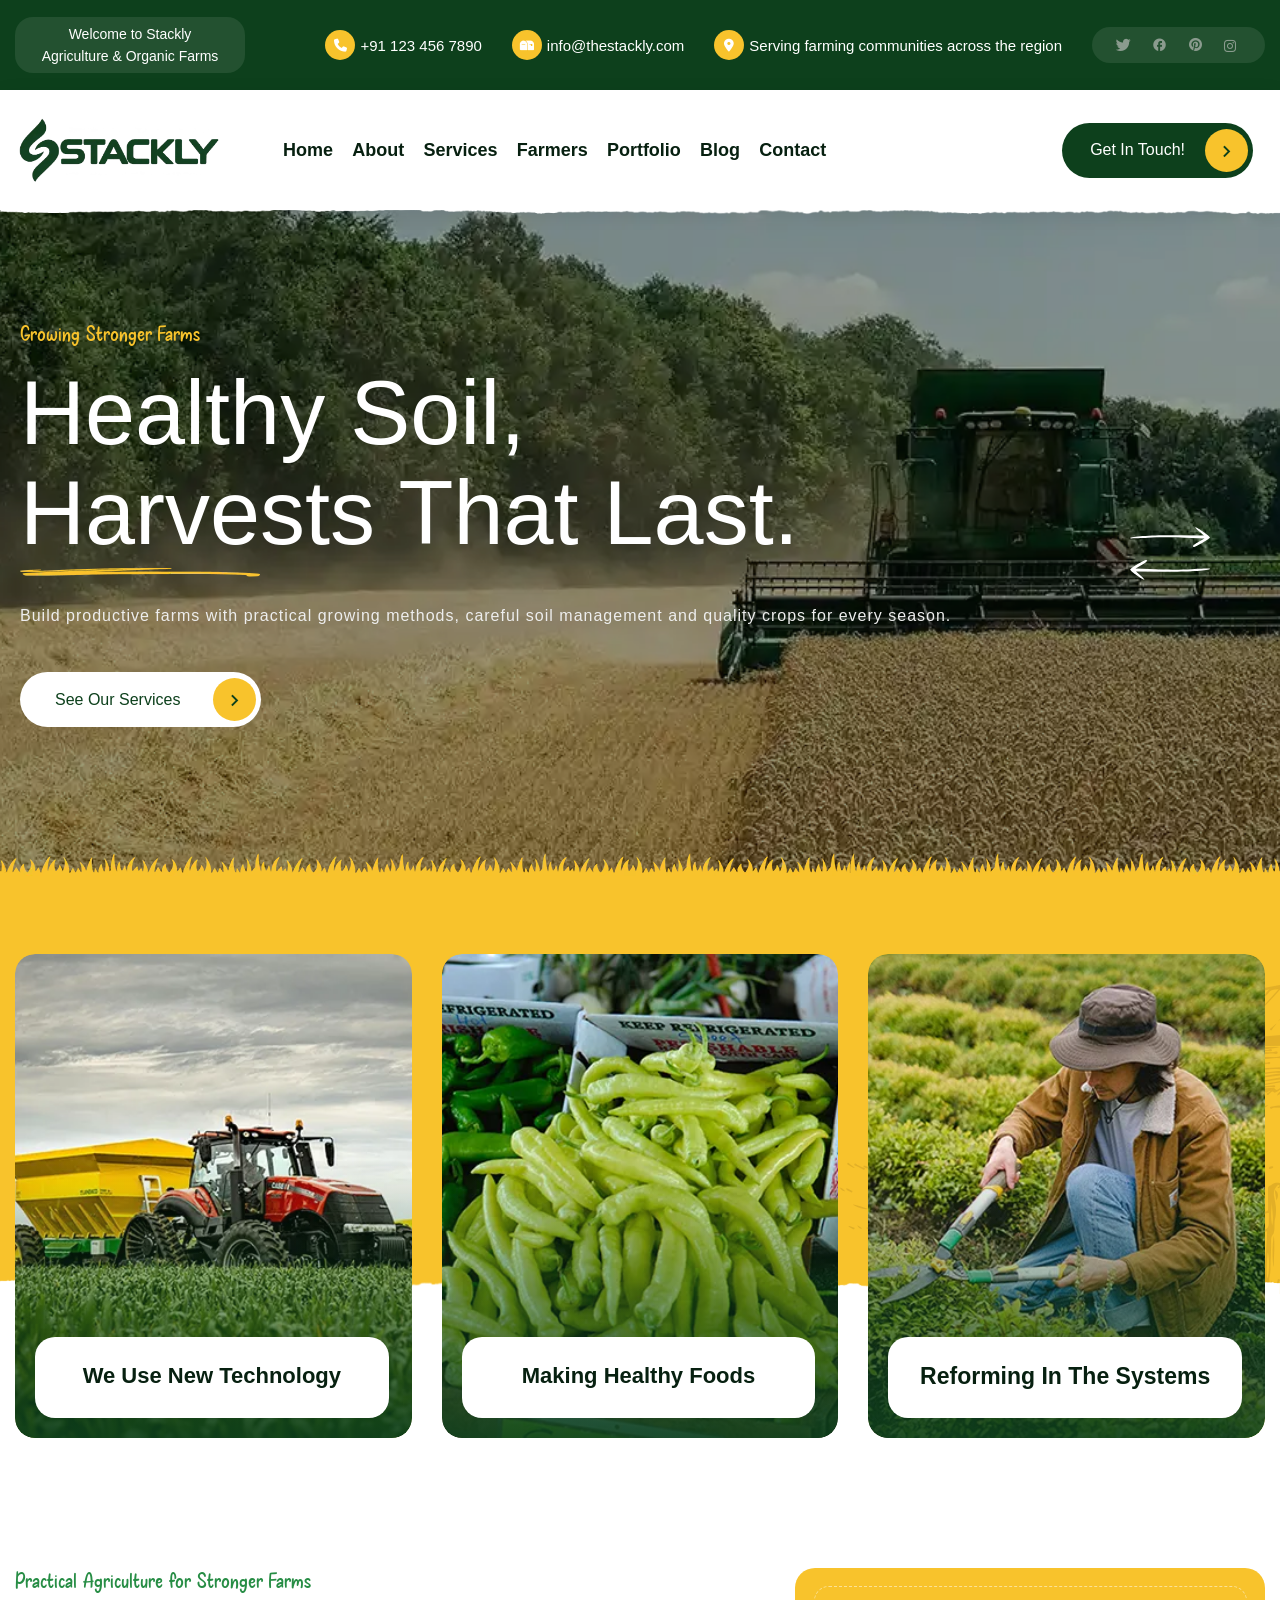
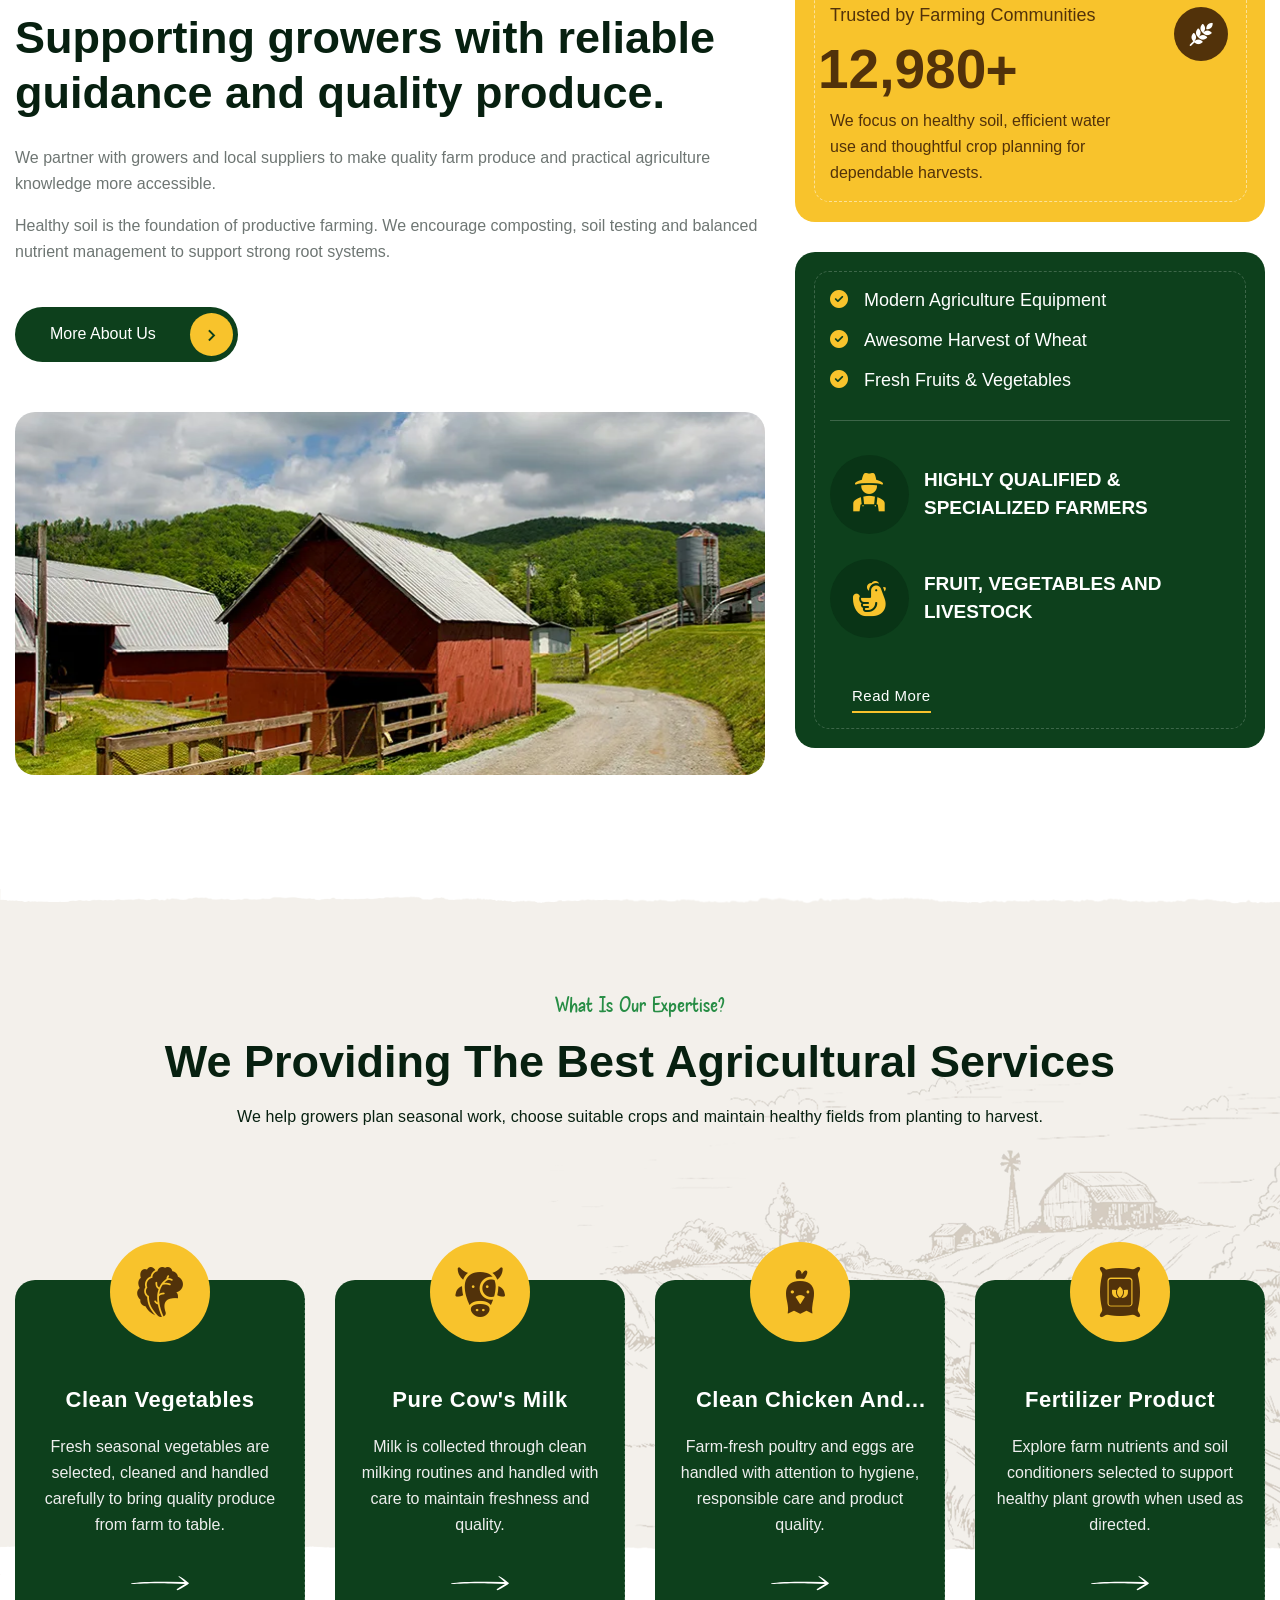
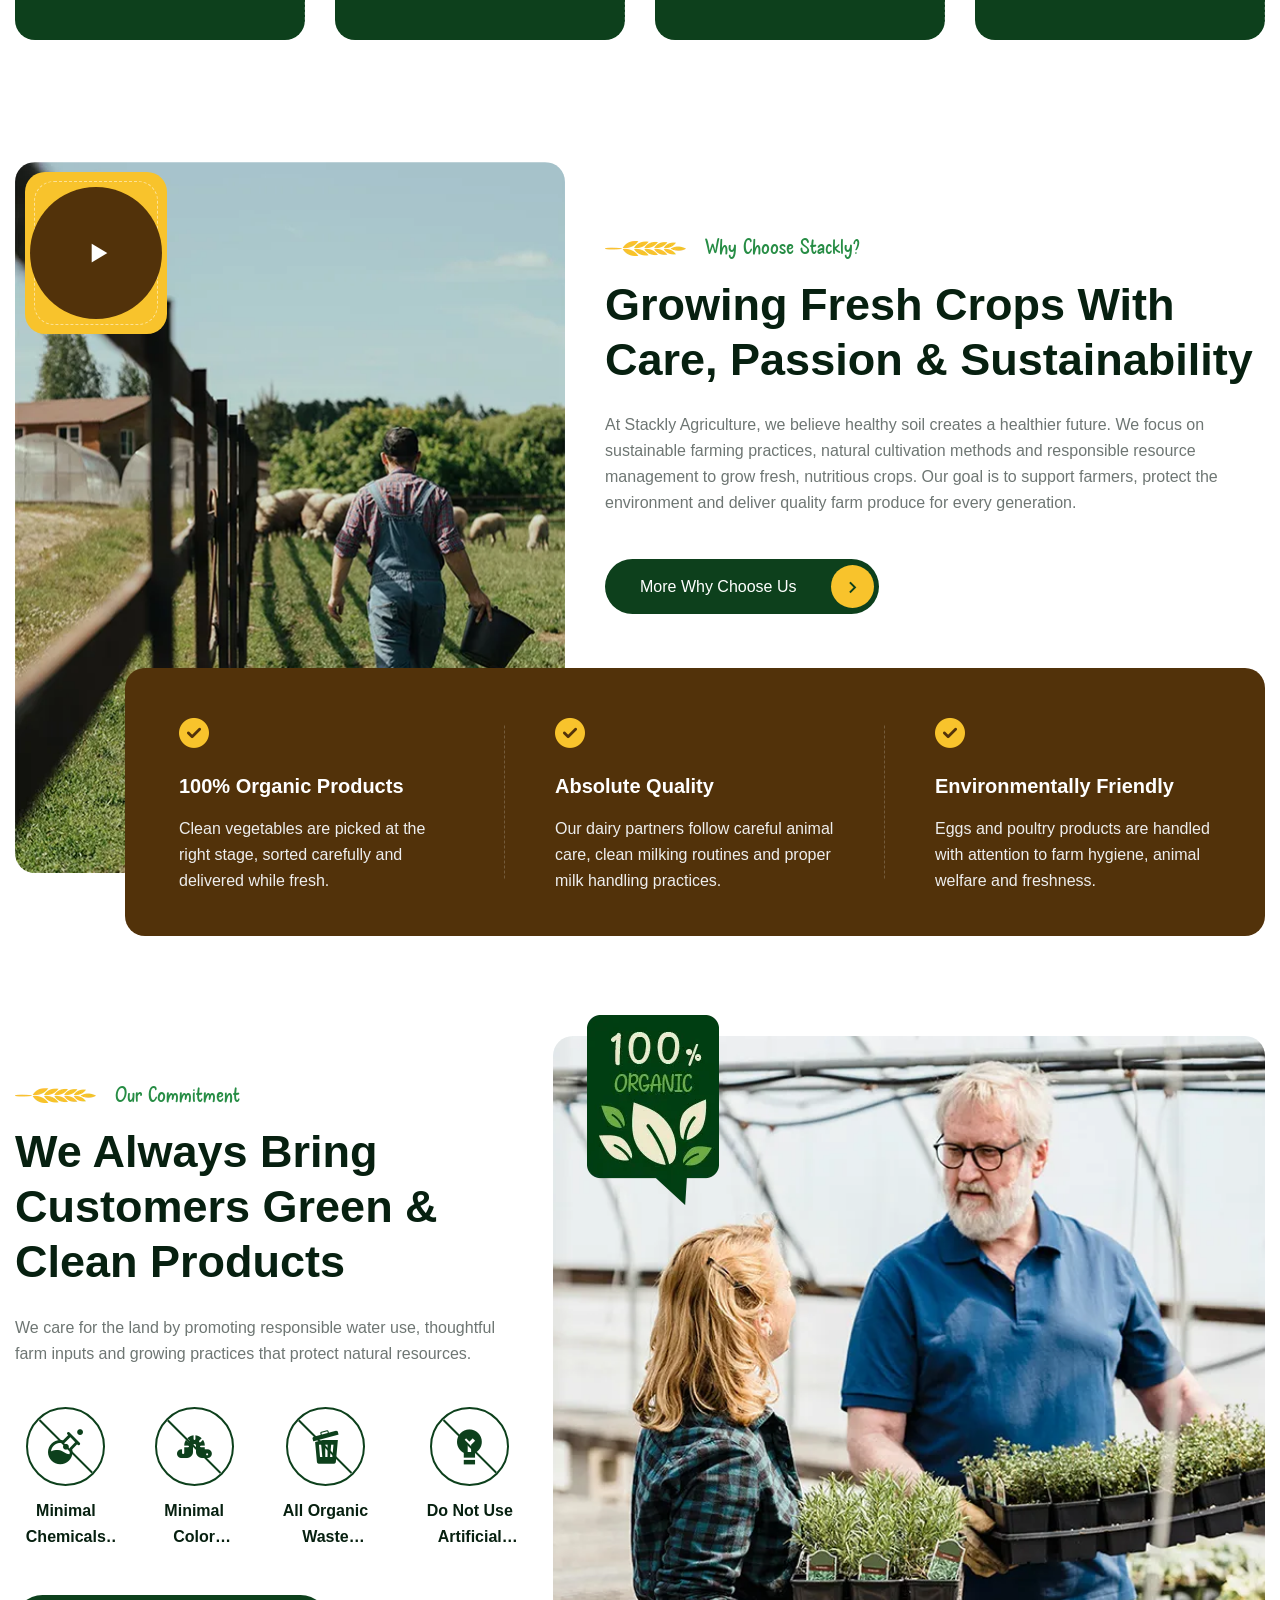
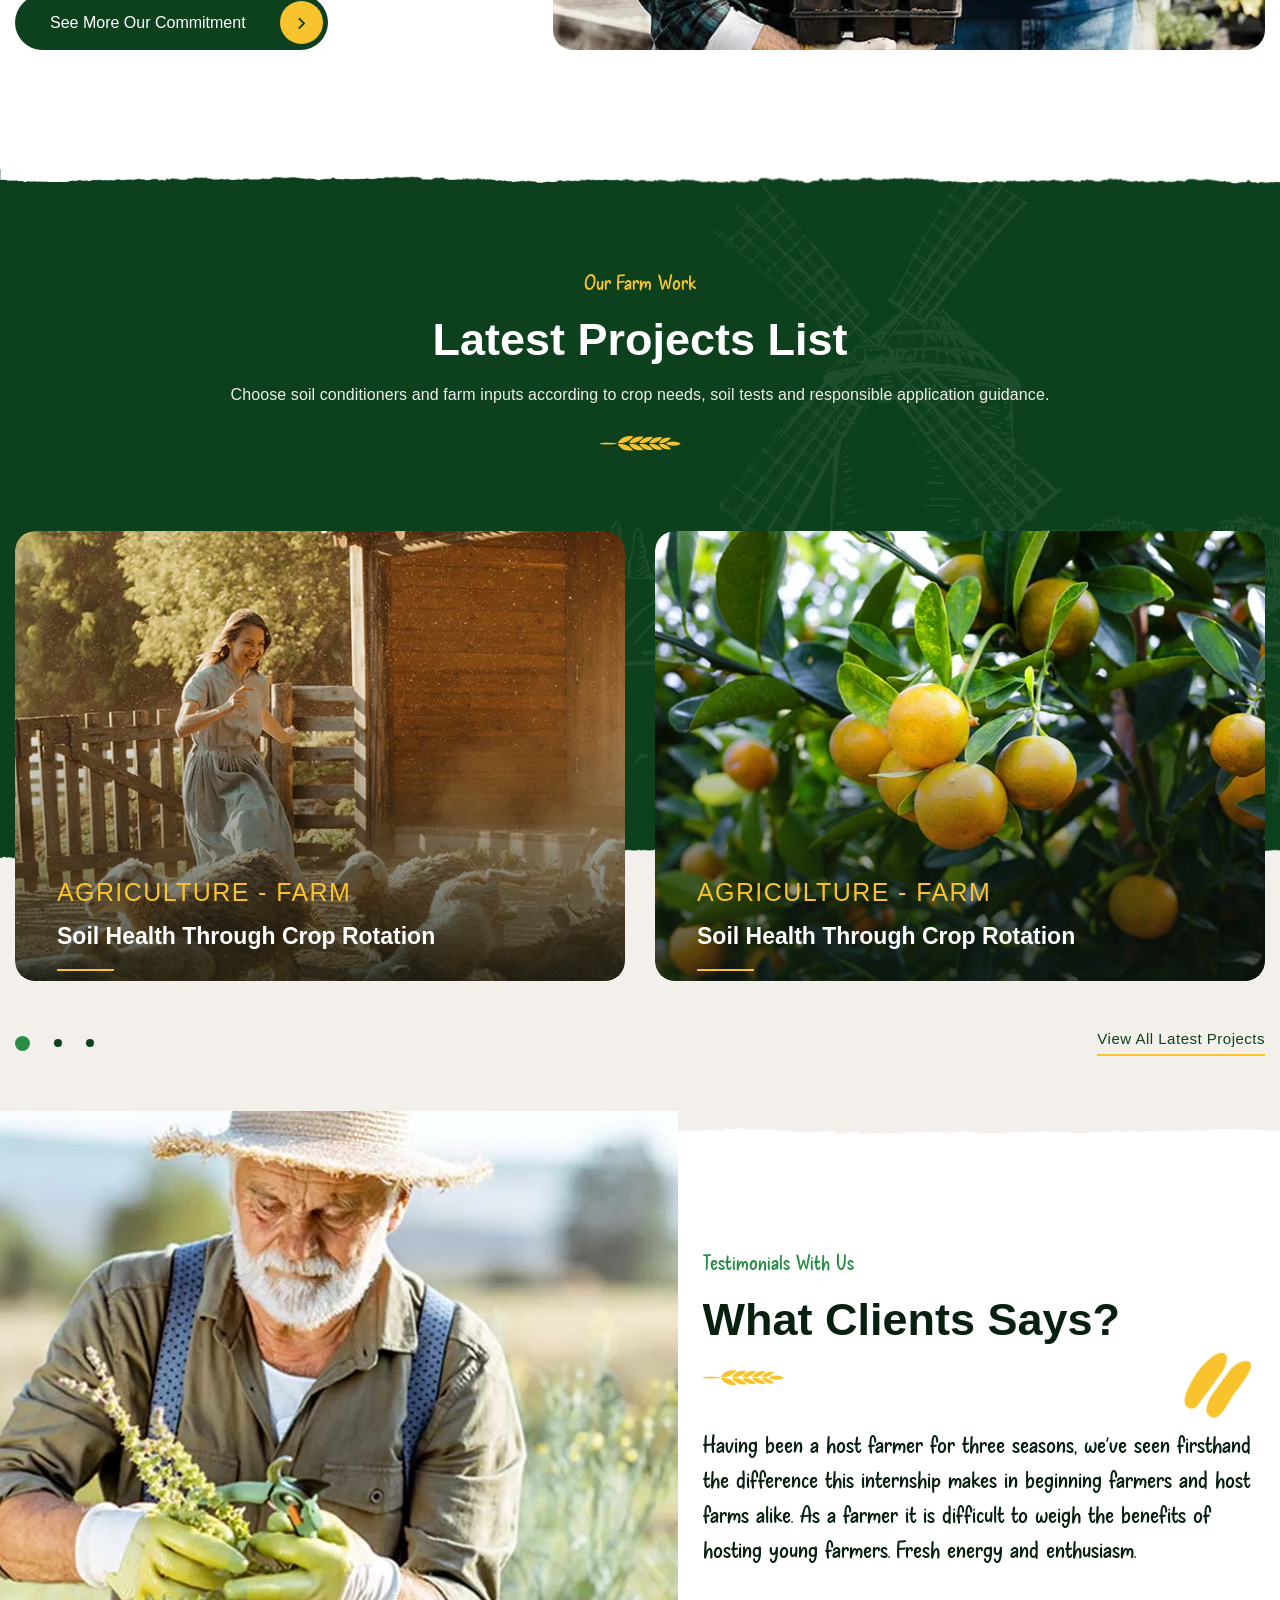
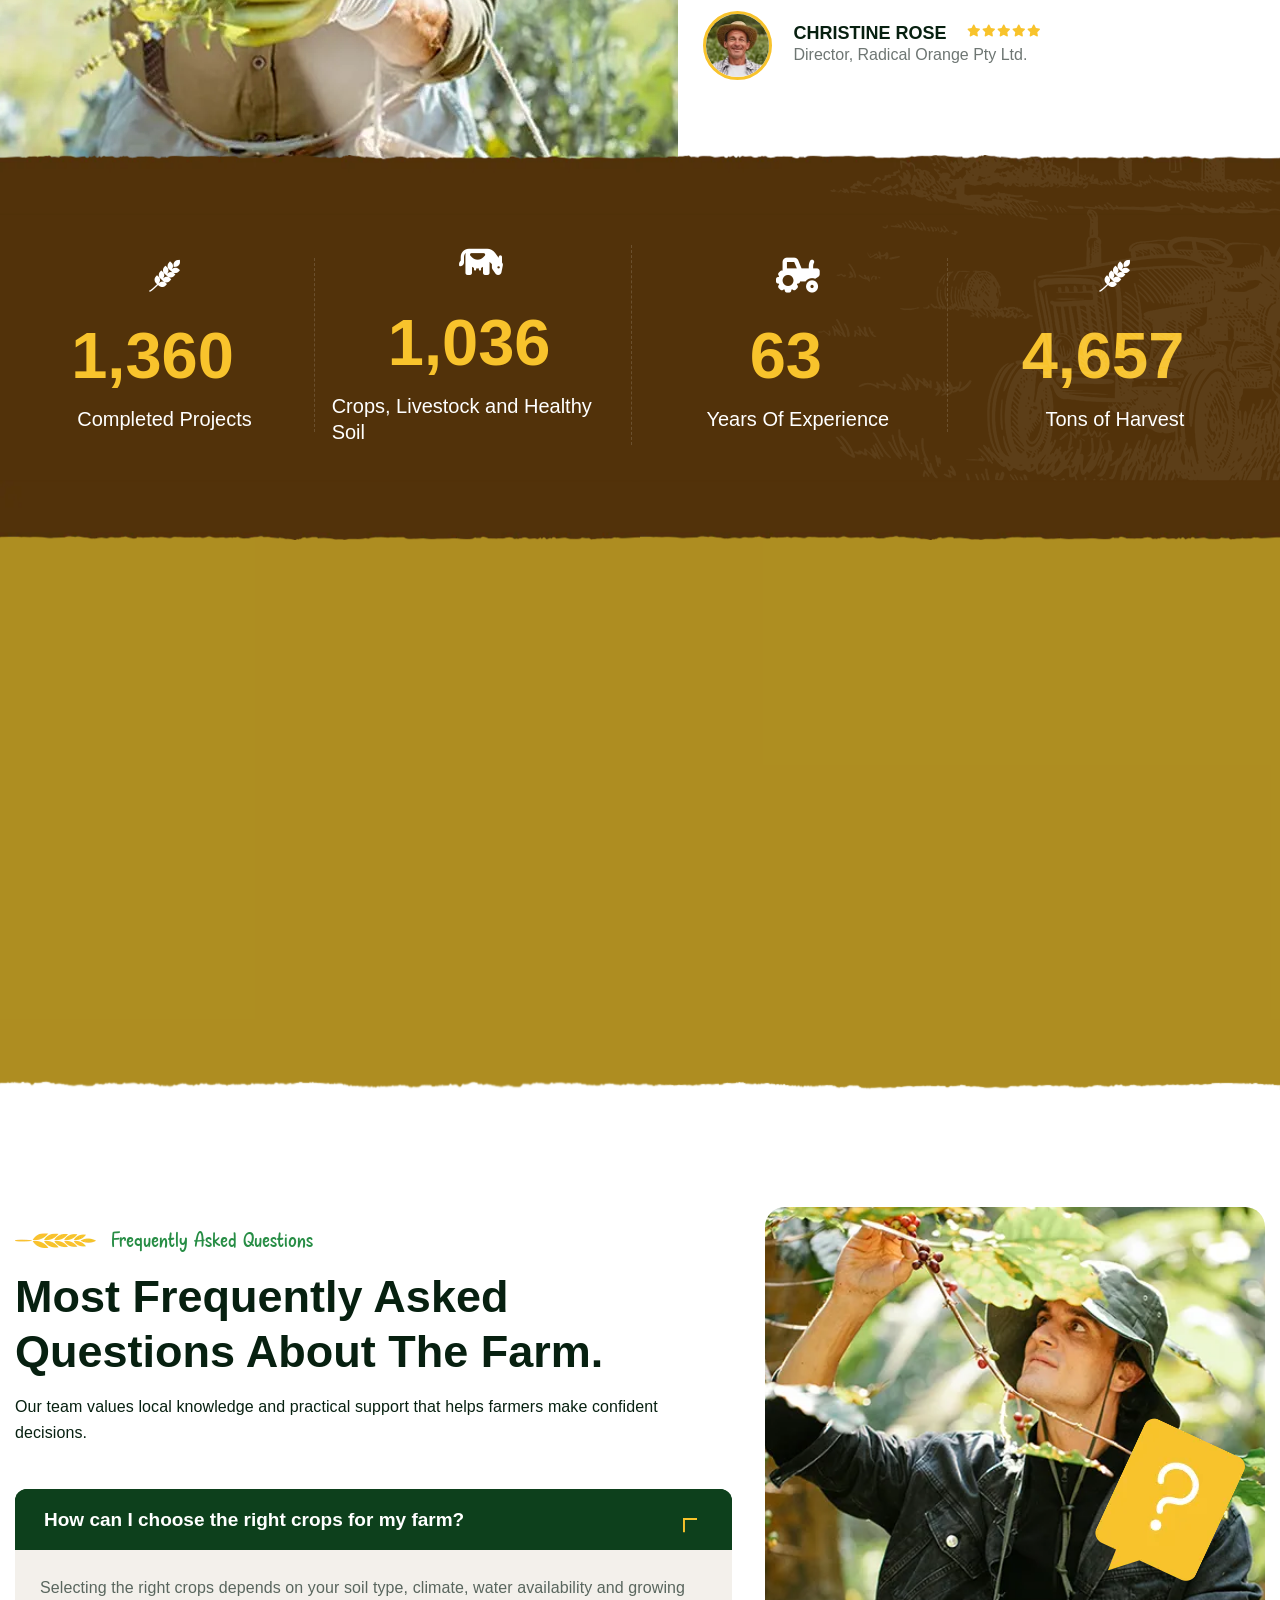
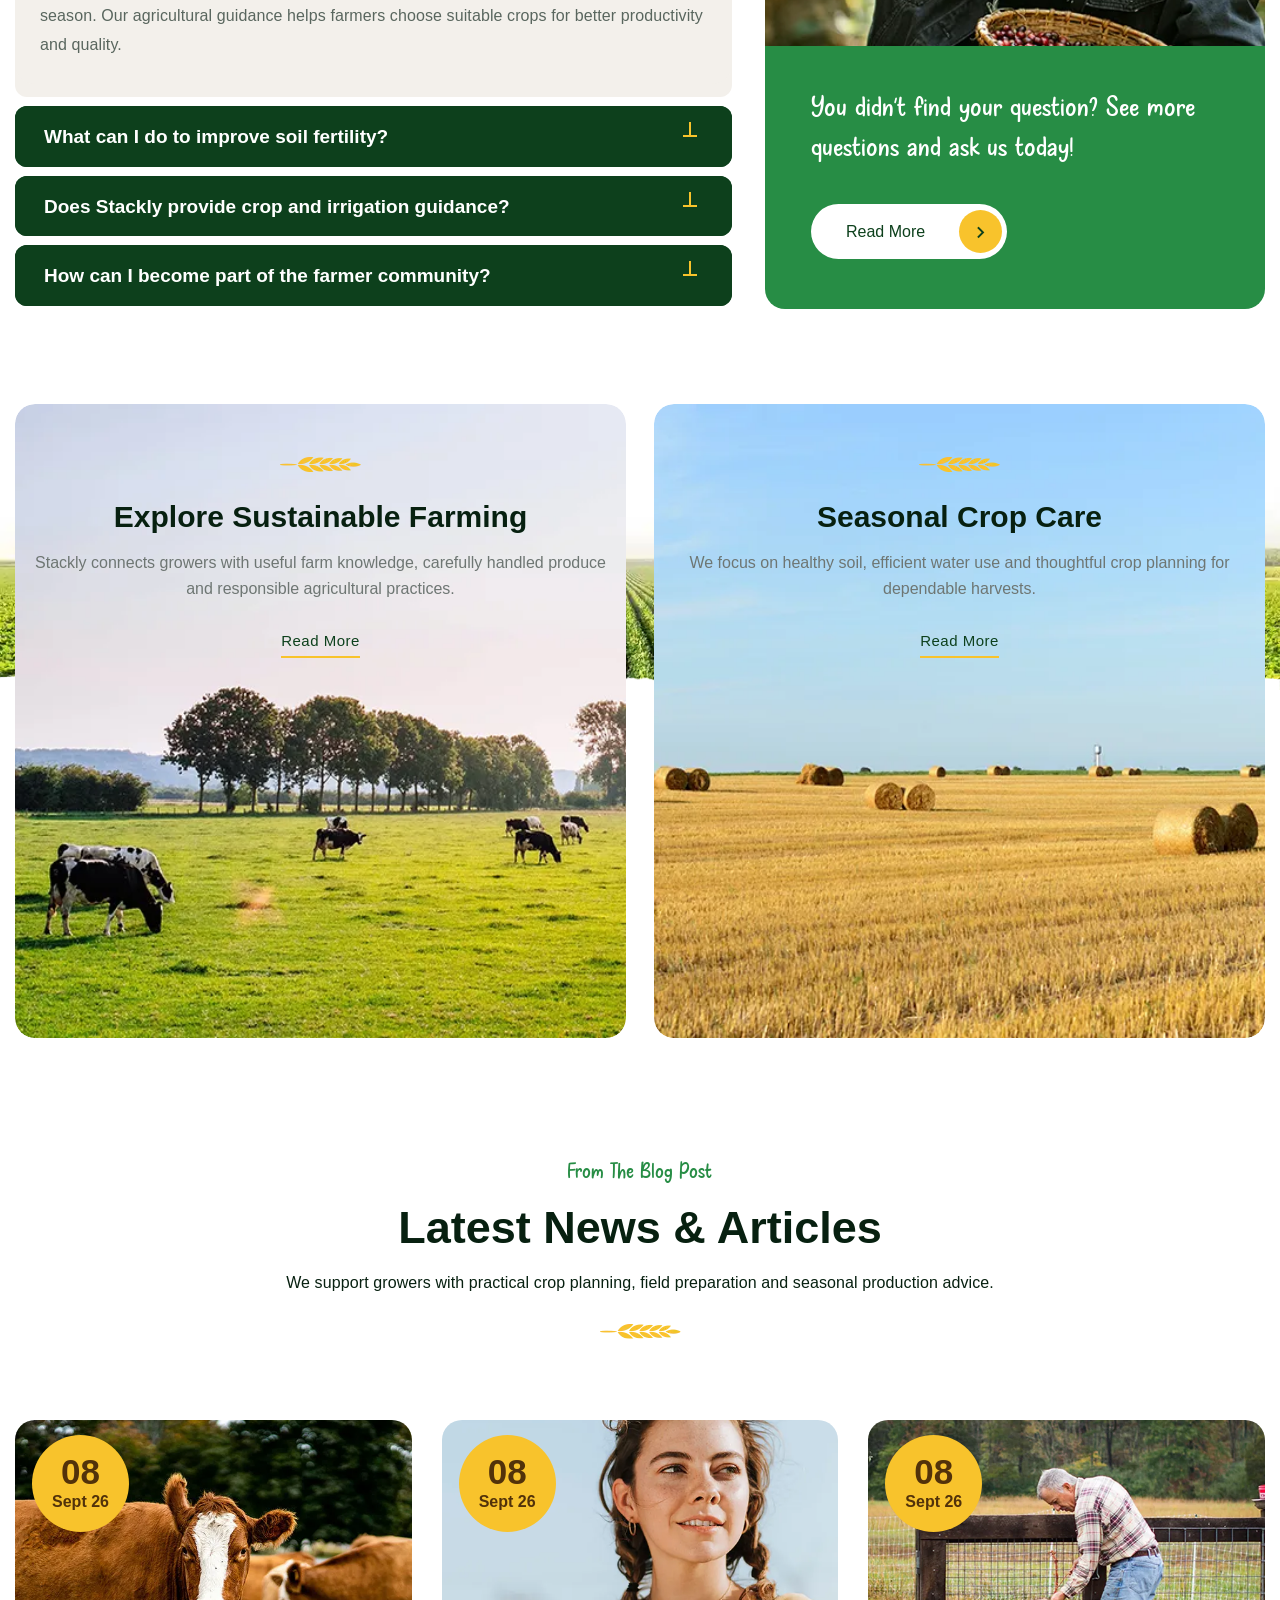
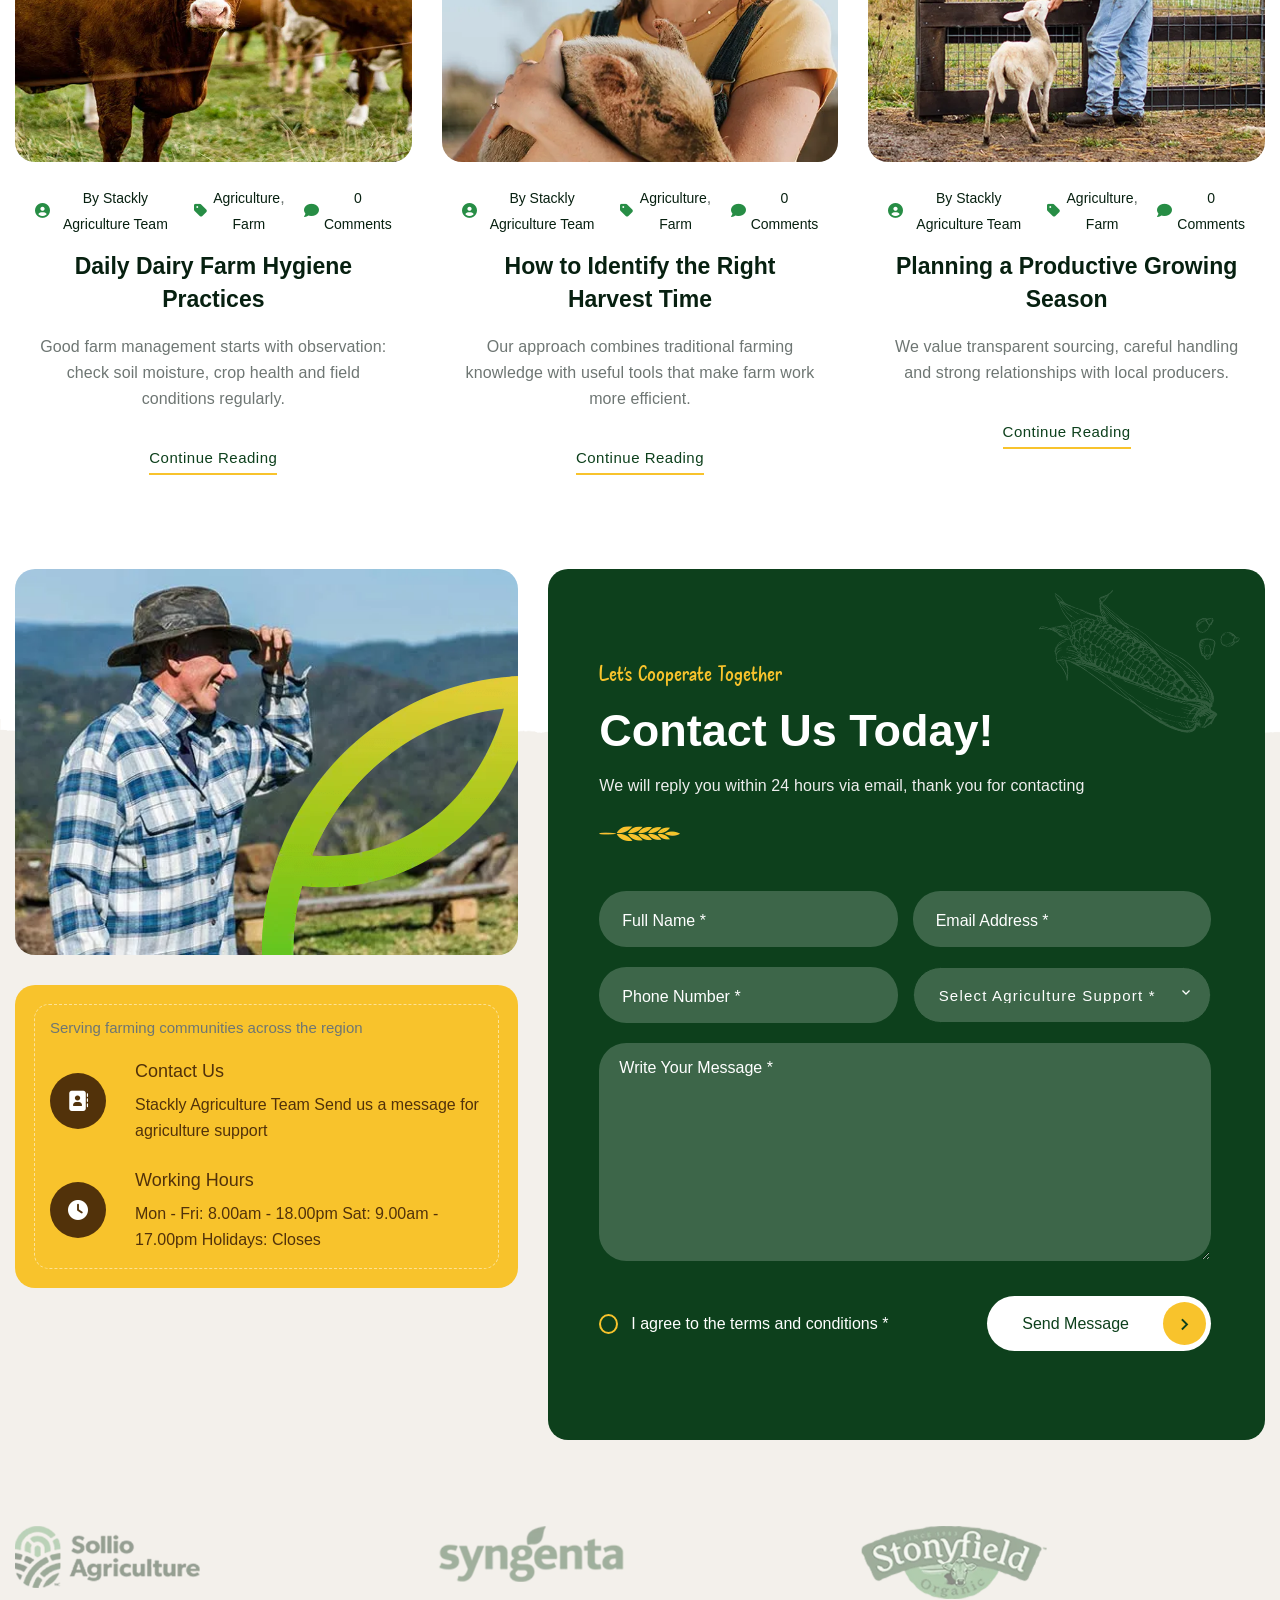
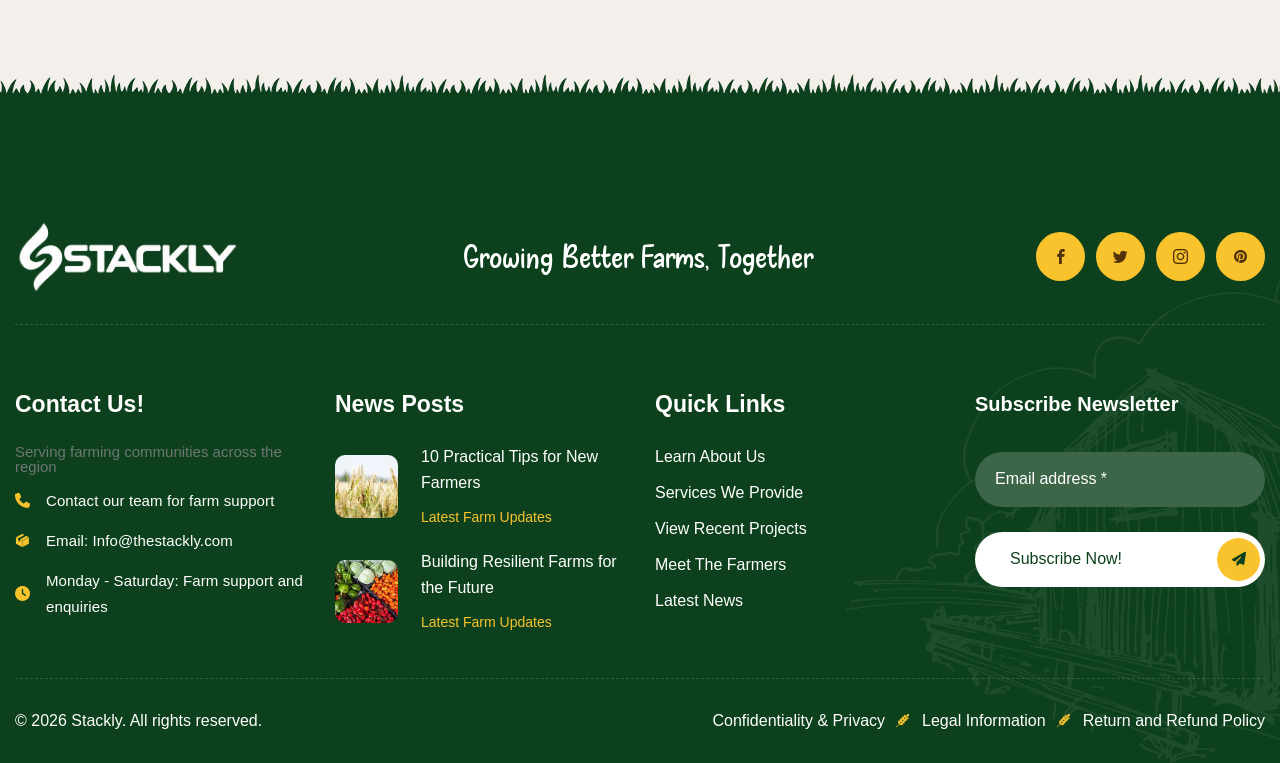
<file: index.html>
<!DOCTYPE html>
<html lang="en" xml:lang="en-US" xmlns="http://www.w3.org/1999/xhtml">
<head>
    <!-- Basic Page Needs -->
    <meta charset="utf-8" />
    <title>Stackly | Agriculture &amp; Farming</title>
    <meta content="width=device-width, initial-scale=1, maximum-scale=1" name="viewport" />
    <!-- Bootstrap  -->
    <link href="static/css/bootstrap.css" rel="stylesheet" type="text/css" />
    <!-- Theme Style -->
    <link href="static/css/magnific-popup.min.css" rel="stylesheet" type="text/css" />
    <link href="static/css/odometer.min.css" rel="stylesheet" type="text/css" />
    <link href="static/css/swiper-bundle.min.css" rel="stylesheet" type="text/css" />
    <link href="static/css/styles.css" rel="stylesheet" type="text/css" />
    <!-- Animation Style -->
    <link href="static/css/animate.min.css" rel="stylesheet" type="text/css" />
    <link href="static/css/animate2.min.css" rel="stylesheet" type="text/css" />
    <link href="static/css/textanimation.css" rel="stylesheet" type="text/css" />
    <!-- Font -->
    <link href="static/css/fonts.css" rel="stylesheet" />
    <!-- Icon -->
    <link href="static/css/style.css" rel="stylesheet" type="text/css" />
    <link href="static/css/all.min.css" rel="stylesheet" type="text/css" />
    <style>

        #header-main {
            position: relative !important;
            top: auto !important;
        }

        /* Move desktop Get In Touch buttons slightly to the left */
        @media (min-width: 992px) {
            #header-main .header-inner > .header-right > a.tf-btn,
            #header-main .fixed-header .header-inner > .header-right > a.tf-btn {
                transform: translateX(-12px);
            }
        }

        /* Site-wide navigation and interaction fixes */
        #header-main {
            position: relative;
            top: auto;
            z-index: 9999;
            background: #fff;
            box-shadow: 0 4px 18px rgba(0, 0, 0, .08)
        }

        #header-main .header-inner {
            align-items: center
        }

        #header-main .nav-list {
            display: flex;
            align-items: center;
            gap: clamp(12px, 1.5vw, 28px);
            flex-wrap: nowrap
        }

        #header-main .nav-list>li {
            white-space: nowrap
        }

        #header-main .nav-list>li>a {
            font-weight: 600
        }

        #header-main .nav-list .sub-nav {
            display: none !important
        }

        #header-main .nav-list li.has-child:after {
            display: none !important
        }

        #header-main .mobile-main-nav .menu>li {
            list-style: none
        }

        #header-main .mobile-main-nav .menu>li>a {
            display: block;
            padding: 12px 18px
        }

        @media(max-width:991px) {
            #header-main {
                position: relative;
                top: auto
            }

            #header-main .nav-list {
                gap: 10px
            }
        }

        form input:invalid,
        form textarea:invalid,
        form select:invalid {
            box-shadow: none
        }

        form input:focus,
        form textarea:focus,
        form select:focus {
            outline: 2px solid rgba(74, 130, 45, .25);
            outline-offset: 1px
        }


        /* Mobile navigation: readable links and a clear contact action */
        @media (max-width: 991px) {
            #header-main .mobile-nav-wrap .inner-mobile-nav {
                width: min(320px, 88vw);
                max-width: 88vw;
                padding: 18px 16px 22px;
                overflow-y: auto;
                overflow-x: hidden;
                background: #0d401c;
            }

            #header-main .mobile-nav-wrap .mobile-main-nav {
                width: 100%;
            }

            #header-main .mobile-nav-wrap .mobile-main-nav #menu-mobile-menu {
                margin: 0;
                padding: 0;
            }

            #header-main .mobile-nav-wrap .mobile-main-nav #menu-mobile-menu > li {
                display: block;
                width: 100%;
                margin: 0;
                padding: 0;
                list-style: none;
            }

            #header-main .mobile-nav-wrap .mobile-main-nav #menu-mobile-menu > li > a {
                display: block;
                padding: 12px 8px;
                color: #ffffff !important;
                font-family: "Work Sans", sans-serif;
                font-size: 16px;
                font-weight: 600;
                line-height: 1.4;
                text-decoration: none;
                opacity: 1;
                visibility: visible;
                border-bottom: 1px solid rgba(255,255,255,.12);
            }

            #header-main .mobile-nav-wrap .mobile-main-nav #menu-mobile-menu > li > a:hover,
            #header-main .mobile-nav-wrap .mobile-main-nav #menu-mobile-menu > li > a:focus {
                color: #f8c32c !important;
            }

            #header-main .mobile-nav-wrap .group-icon {
                display: block;
                width: 100%;
                margin: 20px 0 0;
            }

            #header-main .mobile-nav-wrap .mobile-get-in-touch {
                display: flex;
                align-items: center;
                justify-content: space-between;
                width: 100%;
                min-height: 48px;
                padding: 12px 18px;
                border-radius: 30px;
                background: #f8c32c;
                color: #0d401c !important;
                font-size: 15px;
                font-weight: 700;
                line-height: 1.2;
                text-decoration: none;
            }

            #header-main .mobile-nav-wrap .mobile-get-in-touch i {
                color: #0d401c !important;
                font-size: 18px;
            }

            #header-main .mobile-nav-wrap .mobile-get-in-touch:hover,
            #header-main .mobile-nav-wrap .mobile-get-in-touch:focus {
                background: #ffffff;
                color: #0d401c !important;
            }

            #header-main .mobile-nav-wrap .inner-mobile-nav .logo .mobile-nav-close {
                z-index: 5;
                color: #ffffff !important;
                font-size: 22px;
            }

            #header-main .mobile-nav-wrap .inner-mobile-nav .bottom {
                margin-top: auto;
                padding-top: 28px;
            }
        }

    
        /* Contact form: show only our custom validation messages */
        #contactform label.error,
        #contactform .error:not(.error-message) {
            display: none !important;
        }
        #contactform .error-message {
            display: block;
            color: #dc3545;
            font-size: 13px;
            line-height: 18px;
            margin-top: 5px;
        }
        #contactform .error-message:empty {
            display: none !important;
        }
        #contactform input.input-error,
        #contactform textarea.input-error,
        #contactform select.input-error {
            border: 1px solid #dc3545 !important;
        }
        #contactform input.input-success,
        #contactform textarea.input-success,
        #contactform select.input-success {
            border: 1px solid #278d45 !important;
        }
        #contactform #form-status {
            margin-top: 12px;
            font-size: 14px;
            font-weight: 600;
        }
        #contactform #form-status.error { color: #dc3545; }
        #contactform #form-status.success { color: #278d45; }

    
        /* Contact terms row: one custom checkbox and a stable button position */
        #contactform .send-wrap {
            display: flex;
            align-items: center;
            justify-content: space-between;
            flex-wrap: nowrap;
            gap: 16px;
            width: 100%;
        }

        #contactform .send-wrap > label {
            position: relative;
            display: inline-flex;
            align-items: center;
            flex: 1 1 auto;
            min-width: 0;
            margin: 0;
            padding-left: 32px;
            cursor: pointer;
        }

        /* Hide the native square; .btn-checkbox is the visible custom control */
        #contactform .send-wrap > label input[type="checkbox"].checkbox-item {
            position: absolute !important;
            width: 20px !important;
            height: 20px !important;
            left: 0 !important;
            top: 50% !important;
            transform: translateY(-50%) !important;
            margin: 0 !important;
            opacity: 0 !important;
            z-index: 2;
            cursor: pointer;
            appearance: none;
            -webkit-appearance: none;
        }

        #contactform .send-wrap > label .btn-checkbox {
            pointer-events: none;
        }

        #contactform .send-wrap > button[type="submit"] {
            flex: 0 0 auto;
            margin: 0 0 0 auto;
            white-space: nowrap;
        }

        #contactform .terms-error {
            display: block;
            width: 100%;
            min-height: 0;
            margin: 8px 0 0;
            color: #ff4545;
            font-size: 13px;
            line-height: 18px;
        }

        #contactform .terms-error:empty {
            display: none !important;
        }

        #contactform #terms:focus-visible + .btn-checkbox {
            outline: 2px solid #ffffff;
            outline-offset: 3px;
        }

        @media (max-width: 767px) {
            #contactform .send-wrap {
                align-items: flex-start;
                flex-wrap: wrap;
            }

            #contactform .send-wrap > label {
                flex: 1 1 100%;
            }

            #contactform .send-wrap > button[type="submit"] {
                margin-left: 0;
            }
        }

</style>

</head>

<body class="counter-scroll">
    <!-- Wrapper -->
    <div id="wrapper">
        <!-- Preloader -->
        <div id="loading">
            <div id="loading-center">
                <div class="loader-container">
                    <div class="wrap-loader">
                        <div class="loader">
                        </div>
                        <div class="icon">
                            <img alt="" src="images/logo.webp" />
                        </div>
                    </div>
                </div>
            </div>
        </div><!-- /.Preloader -->
                <!-- Top-bar -->
        <div class="tf-topbar">
            <div class="tf-container w-1780">
                <div class="row">
                    <div class="col-lg-12">
                        <div class="topbar-inner">
                            <div class="topbar-left">
                                <span class="fs-14 font-nunito">Welcome to Stackly</span>
                                <span class="fs-14 font-nunito">Agriculture &amp; Organic Farms</span>
                            </div>
                            <div class="topbar-right">
                                <ul class="contact-list">
    <li class="item">
        <span class="icon">
            <i class="fa-solid fa-phone"></i>
        </span>
        <span>+91 123 456 7890</span>
    </li>

    <li class="item">
        <span class="icon">
            <img alt="" src="static/picture/mailbox.webp" />
        </span>
        <span>info@thestackly.com</span>
    </li>

    <li class="item">
        <span class="icon">
            <i class="fa-solid fa-location-dot"></i>
        </span>
        <span>Serving farming communities across the region</span>
    </li>
</ul>
                                <ul class="social-list">
                                    <li class="item">
                                        <a href="404.html">
                                            <i class="icon-twitter"></i>
                                        </a>
                                    </li>
                                    <li class="item">
                                        <a href="404.html">
                                            <i class="icon-facebook"></i>
                                        </a>
                                    </li>
                                    <li class="item">
                                        <a href="404.html">
                                            <i class="icon-pinterest"></i>
                                        </a>
                                    </li>
                                    <li class="item">
                                        <a href="404.html">
                                            <i class="icon-instagram2"></i>
                                        </a>
                                    </li>
                                </ul>
                            </div>
                        </div>
                    </div>
                </div>
            </div>
        </div><!-- /Top-bar -->
        <!-- Welcome -->
        <div class="box-welcome">
            <div class="tf-overlay"></div>
            <div class="welcome-wrap">
                <div class="content">
                    <div class="btn-close-welcome icon style-circle">
                        <i class="icon-close"></i>
                    </div>
                    <h3 class="title font-snowfall">
                        Stackly Agriculture <br />
                        Farm of laughter and
                        happiness!
                    </h3>
                    <p class="text font-nunito">Stackly Agriculture is built around a simple goal: support farmers with
                        practical information and connect communities with quality produce.</p>
                    <ul class="infor-list">
                        <li class="item">Serving farming communities across the region</li>
                        <li class="item">
                            <i class="fa-solid fa-phone"></i>
                            <p>
                                Call us: +91 123 456 7890
                            </p>
                        </li>
                        <li class="item">
                            <img alt="" src="static/picture/mailbox-2.webp" />
                            <p>
                                Mail Support:
                                Stackly Agriculture Team
                            </p>
                        </li>
                        <li class="item">
                            <i class="fa-solid fa-clock"></i>
                            <p>
                                Mon - Sat: 8.00am - 18.00pm
                            </p>
                        </li>
                    </ul>
                    <div class="wg-social">
                        <ul class="list">
                            <li class="item">
                                <a href="404.html"><i class="icon-facebook1"></i></a>
                            </li>
                            <li class="item">
                                <a href="404.html"><i class="icon-twitter"></i></a>
                            </li>
                            <li class="item">
                                <a href="404.html"><i class="icon-instagram2"></i></a>
                            </li>
                            <li class="item">
                                <a href="404.html"><i class="icon-pinterest"></i></a>
                            </li>
                        </ul>
                    </div>
                </div>
            </div>
        </div><!-- /.Welcome -->
        <!-- Header  -->
        <header class="header has-item-bot" id="header-main">
            <div class="tf-container w-1780">
                <div class="row">
                    <div class="col-lg-12">
                        <div class="header-inner">
                            <div class="header-left">
                                <div class="logo-site">
                                    <a href="index.html">
                                        <img alt="" src="images/logo-dark.webp" />
                                    </a>
                                </div>
                                <div class="main-nav">
                                    <ul class="nav-list">
                                        <li class="item"><a href="index.html">Home</a></li>
                                        <li class="item"><a href="about-us.html">About</a></li>
                                        <li class="item"><a href="our-services.html">Services</a></li>
                                        <li class="item"><a href="our-farmers.html">Farmers</a></li>
                                        <li class="item"><a href="portfolio.html">Portfolio</a></li>
                                        <li class="item"><a href="blog.html">Blog</a></li>
                                        <li class="item"><a href="contact-us.html">Contact</a></li>
                                    </ul>
                                </div>
                            </div>
                            <div class="header-right">
                                <a class="tf-btn gap-30" href="login.html">
                                    <span class="text-style">Get In Touch!</span>
                                    <div class="icon"><i class="icon-arrow_right"></i></div>
                                </a>
                                <div class="wg-welcome btn-open-welcome">
                                    <i class="icon-fences-icon fs-24"></i>
                                </div>
                                <div class="mobile-button">
                                    <span></span>
                                </div>
                            </div>
                        </div>
                        <div class="mobile-nav-wrap">
                            <div class="overlay-mobile-nav"></div>
                            <div class="inner-mobile-nav overflow-y-auto">
                                <div class="top">
                                    <div class="logo">
                                        <a class="main-logo" href="index.html" rel="home">
                                            <img alt="" id="mobile-logo_header" src="images/logo-white.webp" />
                                        </a>
                                        <div class="mobile-nav-close">
                                            <i class="icon-close"></i>
                                        </div>
                                    </div>
                                    <nav class="mobile-main-nav" id="mobile-main-nav">
                                        <ul class="menu" id="menu-mobile-menu">
                                            <li class="menu-item"><a href="index.html">Home</a></li>
                                            <li class="menu-item"><a href="about-us.html">About</a></li>
                                            <li class="menu-item"><a href="our-services.html">Services</a></li>
                                            <li class="menu-item"><a href="our-farmers.html">Farmers</a></li>
                                            <li class="menu-item"><a href="portfolio.html">Portfolio</a></li>
                                            <li class="menu-item"><a href="blog.html">Blog</a></li>
                                            <li class="menu-item"><a href="contact-us.html">Contact</a></li>
                                        </ul>
                                    </nav>
                                    <div class="group-icon">
                                        <a class="mobile-get-in-touch" href="login.html">
                                            <span>Get In Touch</span>
                                            <i class="icon-arrow_right"></i>
                                        </a>
                                    </div>
                                </div>
                                <div class="bottom">
                                    <div class="infor-list">
                                        <ul>
                                            <li>
                                                <h5 class="title">
                                                    Address:
                                                </h5>
                                                <p>
                                                    Serving farming communities across the region
                                                </p>
                                            </li>
                                            <li>
                                                <h5 class="title">
                                                    Phone:
                                                </h5>
                                                <p>
                                                    +91 123 456 7890
                                                </p>
                                            </li>
                                            <li>
                                                <h5 class="title">
                                                    Email:
                                                </h5>
                                                <p>
                                                    info@thestackly.com
                                                </p>
                                            </li>
                                        </ul>
                                    </div>
                                    <div class="wg-social">
                                        <ul class="list">
                                            <li class="item">
                                                <a href="404.html"><i class="icon-facebook1"></i></a>
                                            </li>
                                            <li class="item">
                                                <a href="404.html"><i class="icon-twitter"></i></a>
                                            </li>
                                            <li class="item">
                                                <a href="404.html"><i class="icon-instagram2"></i></a>
                                            </li>
                                            <li class="item">
                                                <a href="404.html"><i class="icon-pinterest"></i></a>
                                            </li>
                                        </ul>
                                    </div>
                                </div>
                            </div>
                        </div>
                    </div>
                </div>
            </div>
            <div class="fixed-header style-absolute">
                <div class="tf-container w-1780">
                    <div class="row">
                        <div class="col-lg-12">
                            <div class="header-inner">
                                <div class="header-left">
                                    <div class="logo-site">
                                        <a href="index.html">
                                            <img alt="" src="images/logo-dark.webp" />
                                        </a>
                                    </div>
                                    <div class="main-nav">
                                        <ul class="nav-list">
                                            <li class="item"><a href="index.html">Home</a></li>
                                            <li class="item"><a href="about-us.html">About</a></li>
                                            <li class="item"><a href="our-services.html">Services</a></li>
                                            <li class="item"><a href="our-farmers.html">Farmers</a></li>
                                            <li class="item"><a href="portfolio.html">Portfolio</a></li>
                                            <li class="item"><a href="blog.html">Blog</a></li>
                                            <li class="item"><a href="contact-us.html">Contact</a></li>
                                        </ul>
                                    </div>
                                </div>
                                <div class="header-right">
                                    <a class="tf-btn gap-30" href="login.html">
                                        <span class="text-style">Get In Touch!</span>
                                        <div class="icon"><i class="icon-arrow_right"></i></div>
                                    </a>
                                    <div class="wg-welcome btn-open-welcome">
                                        <i class="icon-fences-icon fs-24"></i>
                                    </div>
                                    <div class="mobile-button">
                                        <span></span>
                                    </div>
                                </div>
                            </div>
                        </div>
                    </div>
                </div>
                <div class="header-item children">
                    <img alt="" src="static/picture/page-title-top.webp" />
                </div>
            </div>
            <div class="header-item">
                <img alt="" src="static/picture/page-title-top.webp" />
            </div>
        </header><!-- /.Header -->
        
        <!-- Page-title-home-1 -->
        <div class="page-title-home-1">
            <div class="swiper-container slider-home-1">
                <div class="swiper-wrapper">
                    <div class="swiper-slide">
                        <div class="slide-home-1">
                            <div class="image overflow-hidden">
                                <img alt="" class="lazyload tf-animate-zoom-in-out"
                                    data-src="./images/page-title/index-1.webp" src="static/picture/index-1.webp" />
                            </div>
                            <div class="content-wrap">
                                <div class="content">
                                    <p class="sub-title font-snowfall tf-fade-top fade-item-1">Growing Stronger Farms
                                    </p>
                                    <h1 class="title font-farmhouse tf-fade-right fade-item-2">Healthy Soil,
                                        <br />Harvests That Last.</h1>
                                    <div class="img-item">
                                        <img alt="" class="tf-trainsition-draw-left access-trainsition"
                                            src="static/picture/line-throw-title.webp" />
                                    </div>
                                    <p class="text font-nunito tf-fade-left fade-item-4">Build productive farms with
                                        practical growing methods, careful soil management and quality crops for every
                                        season.</p>
                                    <a class="tf-btn btn-view bg-white tf-fade-bottom fade-item-5" href="404.html">
                                        <span class="text-style cl-primary">
                                            See Our Services
                                        </span>
                                        <div class="icon">
                                            <i class="icon-arrow_right"></i>
                                        </div>
                                    </a>
                                </div>
                            </div>
                        </div>
                    </div>
                    <div class="swiper-slide">
                        <div class="slide-home-1">
                            <div class="image overflow-hidden">
                                <img alt="" class="lazyload tf-animate-zoom-in-out"
                                    data-src="./images/page-title/index-2.webp" src="static/picture/index-2.webp" />
                            </div>
                            <div class="content-wrap">
                                <div class="content">
                                    <p class="sub-title font-snowfall tf-fade-top fade-item-1">Supporting Local Farmers
                                    </p>
                                    <h1 class="title font-farmhouse tf-fade-right fade-item-2">Better Tools,
                                        <br />Better Farming.</h1>
                                    <div class="img-item">
                                        <img alt="" class="tf-trainsition-draw-left access-trainsition"
                                            src="static/picture/line-throw-title.webp" />
                                    </div>
                                    <p class="text font-nunito tf-fade-left fade-item-4">We help farming communities
                                        improve their work with dependable resources, shared knowledge and sustainable
                                        practices.</p>
                                    <a class="tf-btn btn-view bg-white tf-fade-bottom fade-item-5" href="404.html">
                                        <span class="text-style cl-primary">
                                            See Our Services
                                        </span>
                                        <div class="icon">
                                            <i class="icon-arrow_right"></i>
                                        </div>
                                    </a>
                                </div>
                            </div>
                        </div>
                    </div>
                    <div class="swiper-slide">
                        <div class="slide-home-1">
                            <div class="image overflow-hidden">
                                <img alt="" class="lazyload tf-animate-zoom-in-out"
                                    data-src="./images/page-title/index-3.webp" src="static/picture/index-3.webp" />
                            </div>
                            <div class="content-wrap">
                                <div class="content">
                                    <p class="sub-title font-snowfall tf-fade-top fade-item-1">Fresh Food Starts Here
                                    </p>
                                    <h1 class="title font-farmhouse tf-fade-right fade-item-2">From Our Fields <br />To
                                        Your Family.</h1>
                                    <div class="img-item">
                                        <img alt="" class="tf-trainsition-draw-left access-trainsition"
                                            src="static/picture/line-throw-title.webp" />
                                    </div>
                                    <p class="text font-nunito tf-fade-left fade-item-4">Discover fresh farm produce
                                        grown with care, respect for nature and a commitment to better food for
                                        everyone.</p>
                                    <a class="tf-btn btn-view bg-white tf-fade-bottom fade-item-5" href="404.html">
                                        <span class="text-style cl-primary">
                                            See Our Services
                                        </span>
                                        <div class="icon">
                                            <i class="icon-arrow_right"></i>
                                        </div>
                                    </a>
                                </div>
                            </div>
                        </div>
                    </div>
                </div>
                <div class="btn-slide-home-1 btn-next">
                    <svg height="20px" preserveaspectratio="xMidYMid meet" version="1.0" viewbox="0 0 80 20"
                        width="80px" xmlns="http://www.w3.org/2000/svg">
                        <g fill="#ffffff">
                            <path
                                d="M63 19 c0 -0.5 2.6 -2.4 5.8 -4.2 l5.7 -3.3 -19.5 -0.8 c-11 -0.5 -27.1 -0.5 -37 0.1 -9.6 0.5 -17.7 0.7 -17.9 0.5 -2.4 -1.9 22 -3.5 48.7 -3.1 l25.2 0.3 -4.6 -3.9 c-2.5 -2.1 -4.3 -4 -4 -4.3 0.7 -0.7 14.6 8.9 14.6 10.2 0 1.1 -14.3 9.5 -16.2 9.5 -0.4 0 -0.8 -0.4 -0.8 -1z">
                            </path>
                        </g>
                    </svg>
                </div>
                <div class="btn-slide-home-1 btn-prev">
                    <svg height="20px" preserveaspectratio="xMidYMid meet" version="1.0" viewbox="0 0 80 20"
                        width="80px" xmlns="http://www.w3.org/2000/svg">
                        <g fill="#ffffff">
                            <path
                                d="M7 15.4 c-3.6 -2.4 -6.6 -5 -6.8 -5.7 -0.2 -1.2 13.8 -9.7 16 -9.7 2.4 0 0.2 2.4 -4.9 5.2 l-5.8 3.3 19.5 0.8 c11 0.5 27.1 0.5 37 -0.1 9.6 -0.5 17.7 -0.7 17.9 -0.5 2.4 1.9 -22 3.5 -48.6 3.1 l-25.2 -0.3 4.7 4.2 c6.1 5.5 4.4 5.3 -3.8 -0.3z">
                            </path>
                        </g>
                    </svg>
                </div>
            </div>
        </div><!-- /.Page-title-home-1 -->
        <!-- Main-content -->
        <div class="main-content pt-0 page-index">
            <!-- Section-break-page -->
            <section class="s-break-page">
                <div class="img-item item-1">
                    <img alt="" class="" src="static/picture/grass-4.webp" />
                </div>
                <div class="img-item item-2 wow zoomIn">
                    <div class="scroll-element-3">
                        <img alt="" class="" src="static/picture/barn.webp" />
                    </div>
                </div>
                <div class="img-item item-3">
                    <img alt="" class="" src="static/picture/page-title-top.webp" />
                </div>
            </section><!-- /.Section-break-page -->
            <!-- Section box portfolio -->
            <section class="s-box-portfolio">
                <div class="tf-container w-1290">
                    <div class="row">
                        <div class="col-lg-4">
                            <div class="box-portfolio style-4 tf-img-hover mb-s-991">
                                <div class="image hover01">
                                    <img alt="" class="lazyload" data-src="./images/widget/box-portfolio-1.webp"
                                        src="static/picture/box-portfolio-1.webp" />
                                </div>
                                <div class="content">
                                    <div class="icon hover02">
                                        <i class="icon-healthy-food-1"></i>
                                    </div>
                                    <a class="title fs-22 font-worksans fw-6 hover-text-4" href="our-services.html">
                                        We Use New Technology</a>
                                    <p class="text font-nunito">We select practical farm technologies that help growers
                                        monitor fields, use resources wisely and improve day-to-day operations.</p>
                                    <div class="bot">
                                        <a class="btn-read font-worksans fw-5" href="404.html">
                                            Read More
                                        </a>
                                    </div>
                                </div>
                            </div>
                        </div>
                        <div class="col-lg-4 col-md-6">
                            <div class="box-portfolio style-4 tf-img-hover mb-s-991">
                                <div class="image hover01">
                                    <img alt="" class="lazyload" data-src="./images/widget/box-portfolio-2.webp"
                                        src="static/picture/box-portfolio-2.webp" />
                                </div>
                                <div class="content">
                                    <div class="icon">
                                        <i class="icon-healthy-food-1"></i>
                                    </div>
                                    <a class="title fs-22 font-worksans fw-6 hover-text-4" href="our-services.html">
                                        Making Healthy Foods</a>
                                    <p class="text font-nunito">Fresh vegetables are harvested with care, handled
                                        cleanly and prepared for local markets and family kitchens.</p>
                                    <div class="bot">
                                        <a class="btn-read font-worksans fw-5" href="404.html">
                                            Read More
                                        </a>
                                    </div>
                                </div>
                            </div>
                        </div>
                        <div class="col-lg-4 col-md-6">
                            <div class="box-portfolio style-4 tf-img-hover">
                                <div class="image hover01">
                                    <img alt="" class="lazyload" data-src="./images/widget/box-portfolio-3.webp"
                                        src="static/picture/box-portfolio-3.webp" />
                                </div>
                                <div class="content">
                                    <div class="icon">
                                        <i class="icon-healthy-food-1"></i>
                                    </div>
                                    <a class="title fs-23 font-worksans fw-6 hover-text-4" href="our-services.html">
                                        Reforming In The Systems</a>
                                    <p class="text font-nunito">Our farming approach protects soil structure, supports
                                        biodiversity and makes thoughtful use of water and nutrients.</p>
                                    <div class="bot">
                                        <a class="btn-read font-worksans fw-5" href="404.html">
                                            Read More
                                        </a>
                                    </div>
                                </div>
                            </div>
                        </div>
                    </div>
                </div>
            </section><!-- /.Section box portfolio -->
            <!-- Section about -->
            <section class="s-about-us">
                <div class="tf-container w-1290">
                    <div class="row">
                        <div class="col-lg-12">
                            <div class="main-section">
                                <div class="content-left img-hover">
                                    <div class="heading-section">
                                        <p class="sub-title wow fadeInUp" data-wow-delay="0s">Practical Agriculture for
                                            Stronger Farms</p>
                                        <p class="title text-container tf-animate-2">Supporting growers with reliable
                                            guidance and quality produce.</p>
                                    </div>
                                    <p class="text-1">We partner with growers and local suppliers to make quality farm
                                        produce and practical agriculture knowledge more accessible.</p>
                                    <p class="text-2">Healthy soil is the foundation of productive farming. We encourage
                                        composting, soil testing and balanced nutrient management to support strong root
                                        systems.</p>
                                    <a class="tf-btn btn-read-more gap-34" href="404.html">
                                        <span class="text-style">
                                            More About Us
                                        </span>
                                        <div class="icon">
                                            <i class="icon-arrow_right"></i>
                                        </div>
                                    </a>
                                    <div class="image hover-item">
                                        <img alt="" class="lazyload tf-animate-2"
                                            data-src="./images/section/s-about.webp" src="static/picture/s-about.webp" />
                                    </div>
                                </div>
                                <div class="content-right">
                                    <div class="wg-counter style-2">
                                        <div class="has-border">
                                            <div class="counter-item">
                                                <div class="icon style-circle">
                                                    <i class="icon-wheat-grains"></i>
                                                </div>
                                                <p class="title font-worksans">Trusted by Farming Communities</p>
                                                <div class="counter">
                                                    <div class="odometer style-2" id="odometer">
                                                        10000
                                                    </div>
                                                    <span class="sub-odo">+</span>
                                                </div>
                                                <p class="text font-nunito">We focus on healthy soil, efficient water
                                                    use and thoughtful crop planning for dependable harvests.</p>
                                            </div>
                                        </div>
                                    </div>
                                    <div class="box-trust">
                                        <div class="has-border">
                                            <ul class="benefit-list">
                                                <li>
                                                    <i class="fa-solid fa-circle-check"></i>
                                                    <p>
                                                        Modern Agriculture
                                                        Equipment
                                                    </p>
                                                </li>
                                                <li>
                                                    <i class="fa-solid fa-circle-check"></i>
                                                    <p>
                                                        Awesome Harvest of
                                                        Wheat
                                                    </p>
                                                </li>
                                                <li>
                                                    <i class="fa-solid fa-circle-check"></i>
                                                    <p>
                                                        Fresh Fruits &amp;
                                                        Vegetables
                                                    </p>
                                                </li>
                                            </ul>
                                            <ul class="box-icon-list">
                                                <li>
                                                    <div class="box-icon style-3 ic-hover wow fadeInUp"
                                                        data-wow-delay="0s">
                                                        <div class="icon style-circle hover-icon">
                                                            <i class="icon-farmer"></i>
                                                        </div>
                                                        <a class="caption fw-6 font-worksans text-upper hover-text-secondary"
                                                            href="about-us.html">
                                                            Highly Qualified &amp; <br />
                                                            Specialized Farmers
                                                        </a>
                                                    </div>
                                                </li>
                                                <li>
                                                    <div class="box-icon style-3 ic-hover wow fadeInUp"
                                                        data-wow-delay="0s">
                                                        <div class="icon style-circle hover-icon">
                                                            <i class="icon-chicken"></i>
                                                        </div>
                                                        <a class="caption fw-6 font-worksans text-upper hover-text-secondary"
                                                            href="about-us.html">
                                                            Fruit, Vegetables <br />
                                                            And Livestock
                                                        </a>
                                                    </div>
                                                </li>
                                            </ul>
                                            <a class="tf-btn-read text-white hover-text-secondary" href="404.html">
                                                Read More
                                            </a>
                                        </div>
                                    </div>
                                </div>
                            </div>
                        </div>
                    </div>
                </div>
            </section><!-- /.Section about -->
            <!-- Section service -->
            <section class="s-service has-img-item">
                <div class="tf-container w-1620">
                    <div class="row">
                        <div class="col-lg-12">
                            <div class="heading-section has-text text-center">
                                <p class="sub-title">
                                    What Is Our Expertise?
                                </p>
                                <p class="title wow fadeInUp" data-wow-delay="0s">
                                    We Providing The <br />
                                    Best Agricultural Services
                                </p>
                                <p class="text wow fadeInUp" data-wow-delay="0s">We help growers plan seasonal work,
                                    choose suitable crops and maintain healthy fields from planting to harvest.</p>
                                <div class="img-item">
                                    <img alt="" class="tf-animate-1" src="static/picture/rice-plant-2.webp" />
                                </div>
                            </div>
                        </div>
                        <div class="col-lg-3 col-md-6">
                            <div class="box-icon style-6 ic-hover wow fadeInUp" data-wow-delay="0s">
                                <div class="icon hover-icon style-circle">
                                    <i class="icon-salad"></i>
                                </div>
                                <a class="caption fw-6 font-worksans hover-text-secondary" href="#">
                                    Clean Vegetables
                                </a>
                                <p class="text font-nunito">Fresh seasonal vegetables are selected, cleaned and handled
                                    carefully to bring quality produce from farm to table.</p>
                                <a class="btn-read" href="404.html">
                                    <svg height="20px" preserveaspectratio="xMidYMid meet" version="1.0"
                                        viewbox="0 0 80 20" width="80px" xmlns="http://www.w3.org/2000/svg">
                                        <g fill="#ffffff">
                                            <path
                                                d="M63 19 c0 -0.5 2.6 -2.4 5.8 -4.2 l5.7 -3.3 -19.5 -0.8 c-11 -0.5 -27.1 -0.5 -37 0.1 -9.6 0.5 -17.7 0.7 -17.9 0.5 -2.4 -1.9 22 -3.5 48.7 -3.1 l25.2 0.3 -4.6 -3.9 c-2.5 -2.1 -4.3 -4 -4 -4.3 0.7 -0.7 14.6 8.9 14.6 10.2 0 1.1 -14.3 9.5 -16.2 9.5 -0.4 0 -0.8 -0.4 -0.8 -1z">
                                            </path>
                                        </g>
                                    </svg>
                                </a>
                            </div>
                        </div>
                        <div class="col-lg-3 col-md-6">
                            <div class="box-icon style-6 ic-hover wow fadeInUp" data-wow-delay="0.1s">
                                <div class="icon hover-icon style-circle">
                                    <i class="icon-cow"></i>
                                </div>
                                <a class="caption fw-6 font-worksans hover-text-secondary" href="404.html">
                                    Pure Cow's Milk
                                </a>
                                <p class="text font-nunito">Milk is collected through clean milking routines and handled
                                    with care to maintain freshness and quality.</p>
                                <a class="btn-read" href="404.html">
                                    <svg height="20px" preserveaspectratio="xMidYMid meet" version="1.0"
                                        viewbox="0 0 80 20" width="80px" xmlns="http://www.w3.org/2000/svg">
                                        <g fill="#ffffff">
                                            <path
                                                d="M63 19 c0 -0.5 2.6 -2.4 5.8 -4.2 l5.7 -3.3 -19.5 -0.8 c-11 -0.5 -27.1 -0.5 -37 0.1 -9.6 0.5 -17.7 0.7 -17.9 0.5 -2.4 -1.9 22 -3.5 48.7 -3.1 l25.2 0.3 -4.6 -3.9 c-2.5 -2.1 -4.3 -4 -4 -4.3 0.7 -0.7 14.6 8.9 14.6 10.2 0 1.1 -14.3 9.5 -16.2 9.5 -0.4 0 -0.8 -0.4 -0.8 -1z">
                                            </path>
                                        </g>
                                    </svg>
                                </a>
                            </div>
                        </div>
                        <div class="col-lg-3 col-md-6">
                            <div class="box-icon style-6 ic-hover wow fadeInUp" data-wow-delay="0.2s">
                                <div class="icon hover-icon style-circle">
                                    <i class="icon-chicken-2 fs-67"></i>
                                </div>
                                <a class="caption fw-6 font-worksans hover-text-secondary" href="404.html">
                                    Clean Chicken And Eggs
                                </a>
                                <p class="text font-nunito">Farm-fresh poultry and eggs are handled with attention to
                                    hygiene, responsible care and product quality.</p>
                                <a class="btn-read" href="404.html">
                                    <svg height="20px" preserveaspectratio="xMidYMid meet" version="1.0"
                                        viewbox="0 0 80 20" width="80px" xmlns="http://www.w3.org/2000/svg">
                                        <g fill="#ffffff">
                                            <path
                                                d="M63 19 c0 -0.5 2.6 -2.4 5.8 -4.2 l5.7 -3.3 -19.5 -0.8 c-11 -0.5 -27.1 -0.5 -37 0.1 -9.6 0.5 -17.7 0.7 -17.9 0.5 -2.4 -1.9 22 -3.5 48.7 -3.1 l25.2 0.3 -4.6 -3.9 c-2.5 -2.1 -4.3 -4 -4 -4.3 0.7 -0.7 14.6 8.9 14.6 10.2 0 1.1 -14.3 9.5 -16.2 9.5 -0.4 0 -0.8 -0.4 -0.8 -1z">
                                            </path>
                                        </g>
                                    </svg>
                                </a>
                            </div>
                        </div>
                        <div class="col-lg-3 col-md-6">
                            <div class="box-icon style-6 ic-hover wow fadeInUp" data-wow-delay="0.3s">
                                <div class="icon hover-icon style-circle">
                                    <i class="icon-seed-bag"></i>
                                </div>
                                <a class="caption fw-6 font-worksans hover-text-secondary" href="404.html">
                                    Fertilizer Product
                                </a>
                                <p class="text font-nunito">Explore farm nutrients and soil conditioners selected to
                                    support healthy plant growth when used as directed.</p>
                                <a class="btn-read" href="404.html">
                                    <svg height="20px" preserveaspectratio="xMidYMid meet" version="1.0"
                                        viewbox="0 0 80 20" width="80px" xmlns="http://www.w3.org/2000/svg">
                                        <g fill="#ffffff">
                                            <path
                                                d="M63 19 c0 -0.5 2.6 -2.4 5.8 -4.2 l5.7 -3.3 -19.5 -0.8 c-11 -0.5 -27.1 -0.5 -37 0.1 -9.6 0.5 -17.7 0.7 -17.9 0.5 -2.4 -1.9 22 -3.5 48.7 -3.1 l25.2 0.3 -4.6 -3.9 c-2.5 -2.1 -4.3 -4 -4 -4.3 0.7 -0.7 14.6 8.9 14.6 10.2 0 1.1 -14.3 9.5 -16.2 9.5 -0.4 0 -0.8 -0.4 -0.8 -1z">
                                            </path>
                                        </g>
                                    </svg>
                                </a>
                            </div>
                        </div>
                    </div>
                </div>
                <div class="s-img-item item-1">
                    <img alt="" src="static/picture/page-title-top.webp" />
                </div>
                <div class="s-img-item item-2 wow zoomIn">
                    <div class="scroll-element-3">
                        <img alt="" src="static/picture/house-mountain.webp" />
                    </div>
                </div>
                <div class="s-img-item item-3">
                    <img alt="" src="static/picture/page-title-top.webp" />
                </div>
            </section><!-- /.Section service -->
            <!-- Section why us -->
            <section class="s-why-us has-img-item">
                <div class="tf-container w-1290">
                    <div class="row">
                        <div class="col-lg-12">
                            <div class="main-section">
                                <div class="image">
                                    <div class="video-wrap style-4">
                                        <img alt="" class="lazyload tf-animate-2"
                                            data-src="./images/section/s-why-us.webp"
                                            src="static/picture/s-why-us.webp" />
                                        <div class="box-video tf-animate__box animate__slow">
                                            <a class="style-icon-play popup-youtube" href="#">
                                                <i class="icon-play3"></i>
                                                <div class="wave"></div>
                                                <div class="wave-1"></div>
                                            </a>
                                        </div>
                                    </div>
                                </div>
                                <div class="content-section">
                                    <div class="heading-section style-2">
                                        <div class="img-item">
                                            <div class="item">
                                                <img alt="" class="tf-animate-1"
                                                    src="static/picture/rice-plant-2.webp" />
                                            </div>
                                            <p class="sub-title">
                                                Why Choose Stackly?
                                            </p>
                                        </div>
                               <p class="title tf-animate-4">
    Growing Fresh Crops With
    Care, Passion & Sustainability
</p>
</div>
<p class="text">
    At Stackly Agriculture, we believe healthy soil creates a healthier
    future. We focus on sustainable farming practices, natural cultivation
    methods and responsible resource management to grow fresh, nutritious
    crops. Our goal is to support farmers, protect the environment and
    deliver quality farm produce for every generation.
</p>
                                    <a class="tf-btn btn-read-more scale-40" href="404.html">
                                        <span class="text-style">
                                            More Why Choose Us
                                        </span>
                                        <div class="icon">
                                            <i class="icon-arrow_right"></i>
                                        </div>
                                    </a>
                                </div>
                            </div>
                            <div class="bot relative">
                                <ul class="benefit-list">
                                    <li>
                                        <div class="icon">
                                            <i class="fa-solid fa-circle-check"></i>
                                        </div>
                                        <a class="h5 hover-text-secondary title fw-6 font-worksans" href="404.html">
                                            100% Organic Products
                                        </a>
                                        <p class="sub">Clean vegetables are picked at the right stage, sorted carefully
                                            and delivered while fresh.</p>
                                    </li>
                                    <li>
                                        <div class="icon">
                                            <i class="fa-solid fa-circle-check"></i>
                                        </div>
                                        <a class="h5 hover-text-secondary title fw-6 font-worksans" href="404.html">
                                            Absolute Quality
                                        </a>
                                        <p class="sub">Our dairy partners follow careful animal care, clean milking
                                            routines and proper milk handling practices.</p>
                                    </li>
                                    <li>
                                        <div class="icon">
                                            <i class="fa-solid fa-circle-check"></i>
                                        </div>
                                        <a class="h5 hover-text-secondary title fw-6 font-worksans" href="404.html">
                                            Environmentally Friendly
                                        </a>
                                        <p class="sub">Eggs and poultry products are handled with attention to farm
                                            hygiene, animal welfare and freshness.</p>
                                    </li>
                                </ul>
                            </div>
                        </div>
                    </div>
                </div>
            </section><!-- /.Section why us -->
            <!-- Section our commitments -->
            <section class="s-our-commitment tf-spacing-3 pb-75">
                <div class="tf-container w-1620">
                    <div class="row">
                        <div class="col-lg-12">
                            <div class="main-section">
                                <div class="content-section">
                                    <div class="heading-section style-2">
                                        <div class="img-item">
                                            <div class="item">
                                                <img alt="" class="tf-animate-1"
                                                    src="static/picture/rice-plant-2.webp" />
                                            </div>
                                            <p class="sub-title">
                                                Our Commitment
                                            </p>
                                        </div>
                                        <p class="title wow fadeInUp" data-wow-delay="0s">
                                            We Always Bring Customers Green
                                            &amp; Clean Products
                                        </p>
                                    </div>
                                    <p class="text mb-40">We care for the land by promoting responsible water use,
                                        thoughtful farm inputs and growing practices that protect natural resources.</p>
                                    <ul class="box-icon-list style-2">
                                        <li class="li">
                                            <div class="box-icon style-3 ic-hover wow fadeInUp" data-wow-delay="0s">
                                                <div class="icon style-circle hover-icon">
                                                    <i class="icon-chemical"></i>
                                                </div>
                                                <a class="caption fw-6 font-worksans hover-text-4" href="404.html">
                                                    Minimal Chemicals Used
                                                </a>
                                            </div>
                                        </li>
                                        <li class="li">
                                            <div class="box-icon style-3 ic-hover wow fadeInUp" data-wow-delay="0.1s">
                                                <div class="icon style-circle hover-icon">
                                                    <i class="icon-worm"></i>
                                                </div>
                                                <a class="caption fw-6 font-worksans hover-text-4" href="404.html">
                                                    Minimal Color Used
                                                </a>
                                            </div>
                                        </li>
                                        <li class="li">
                                            <div class="box-icon style-3 ic-hover wow fadeInUp" data-wow-delay="0.2s">
                                                <div class="icon style-circle hover-icon">
                                                    <i class="icon-disposal"></i>
                                                </div>
                                                <a class="caption fw-6 font-worksans hover-text-4" href="404.html">
                                                    All Organic Waste Reused
                                                </a>
                                            </div>
                                        </li>
                                        <li class="li">
                                            <div class="box-icon style-3 ic-hover wow fadeInUp" data-wow-delay="0.3s">
                                                <div class="icon style-circle hover-icon">
                                                    <i class="icon-light-bulb"></i>
                                                </div>
                                                <a class="caption fw-6 font-worksans hover-text-4" href="404.html">
                                                    Do Not Use Artificial
                                                    Light
                                                </a>
                                            </div>
                                        </li>
                                    </ul>
                                    <a class="tf-btn btn-read-more scale-50" href="404.html">
                                        <span class="text-style">
                                            See More Our Commitment
                                        </span>
                                        <div class="icon">
                                            <i class="icon-arrow_right"></i>
                                        </div>
                                    </a>
                                </div>
                                <div class="image-wrap img-hover">
                                    <div class="image hover-item">
                                        <img alt="" class="lazyload" data-src="./images/section/s-commit.webp"
                                            src="static/picture/s-commit.webp" />
                                    </div>
                                    <div class="img-item item-1 tf-animate__box animate__slow">
                                        <img alt="" class="lazyload up-down-move" src="static/picture/notice.webp" />
                                    </div>
                                </div>
                            </div>
                        </div>
                    </div>
                </div>
            </section><!-- /.Section our commitments -->
            <!-- Section project -->
            <section class="s-project">
                <div class="heading-side has-img-item">
                    <div class="tf-container w-1290">
                        <div class="row">
                            <div class="col-lg-12">
                                <div class="heading-section style-3 has-text text-center">
                                    <p class="sub-title">Our Farm Work</p>
                                    <p class="title tf-animate-3">
                                        Latest Projects List
                                    </p>
                                    <p class="text">Choose soil conditioners and farm inputs according to crop needs,
                                        soil tests and responsible application guidance.</p>
                                    <div class="img-item">
                                        <img alt="" class="tf-animate-1" src="static/picture/rice-plant-2.webp" />
                                    </div>
                                </div>
                            </div>
                        </div>
                    </div>
                    <div class="s-img-item item-1">
                        <img alt="" src="static/picture/page-title-top.webp" />
                    </div>
                    <div class="s-img-item item-2 wow zoomIn">
                        <img alt="" src="static/picture/windmill.webp" />
                    </div>
                    <div class="s-img-item item-3">
                        <img alt="" src="static/picture/green.webp" />
                    </div>
                </div>
                <div class="slider-side">
                    <div class="tf-container w-1290">
                        <div class="row">
                            <div class="col-lg-12">
                                <div class="swiper-container slider-s-project">
                                    <div class="swiper-wrapper">
                                        <div class="swiper-slide">
                                            <div class="box-portfolio style-5">
                                                <div class="image">
                                                    <img alt="" class="lazyload"
                                                        data-src="./images/section/s-project-1.webp"
                                                        src="static/picture/s-project-1.webp" />
                                                </div>
                                                <div class="content">
                                                    <p class="sub font-farmhouse text-upper">
                                                        Agriculture - farm
                                                    </p>
                                                    <a class="title fs-23 font-worksans fw-6 hover-text-secondary"
                                                        href="404.html">Soil Health Through Crop Rotation</a>
                                                    <div class="bot">
                                                        <p class="text font-nunito">Our team values local knowledge and
                                                            practical support that helps farmers make confident
                                                            decisions.</p>
                                                        <a class="btn-read icon style-circle" href="404.html">
                                                            <i class="icon-arrow_right"></i>
                                                        </a>
                                                    </div>
                                                </div>
                                            </div>
                                        </div>
                                        <div class="swiper-slide">
                                            <div class="box-portfolio style-5">
                                                <div class="image">
                                                    <img alt="" class="lazyload"
                                                        data-src="./images/section/s-project-2.webp"
                                                        src="static/picture/s-project-2.webp" />
                                                </div>
                                                <div class="content">
                                                    <p class="sub font-farmhouse text-upper">
                                                        Agriculture - farm
                                                    </p>
                                                    <a class="title fs-23 font-worksans fw-6 hover-text-secondary"
                                                        href="404.html">Soil Health Through Crop Rotation</a>
                                                    <div class="bot">
                                                        <p class="text font-nunito">Stackly connects growers with useful
                                                            farm knowledge, carefully handled produce and responsible
                                                            agricultural practices.</p>
                                                        <a class="btn-read icon style-circle" href="404.html">
                                                            <i class="icon-arrow_right"></i>
                                                        </a>
                                                    </div>
                                                </div>
                                            </div>
                                        </div>
                                        <div class="swiper-slide">
                                            <div class="box-portfolio style-5">
                                                <div class="image">
                                                    <img alt="" class="lazyload"
                                                        data-src="./images/section/s-project-3.webp"
                                                        src="static/picture/s-project-3.webp" />
                                                </div>
                                                <div class="content">
                                                    <p class="sub font-farmhouse text-upper">
                                                        Agriculture - farm
                                                    </p>
                                                    <a class="title fs-23 font-worksans fw-6 hover-text-secondary"
                                                        href="404.html">Soil Health Through Crop Rotation</a>
                                                    <div class="bot">
                                                        <p class="text font-nunito">We focus on healthy soil, efficient
                                                            water use and thoughtful crop planning for dependable
                                                            harvests.</p>
                                                        <a class="btn-read icon style-circle" href="404.html">
                                                            <i class="icon-arrow_right"></i>
                                                        </a>
                                                    </div>
                                                </div>
                                            </div>
                                        </div>
                                    </div>
                                </div>
                            </div>
                            <div class="col-lg-12">
                                <div class="bot">
                                    <div class="swiper-pagination style-1 pagination-s-project"></div>
                                    <a class="tf-btn-read hover-text-4" href="404.html">View All Latest
                                        Projects</a>
                                </div>
                            </div>
                        </div>
                    </div>
                </div>
                <div class="s-img-item item-4">
                    <img alt="" src="static/picture/page-title-top.webp" />
                </div>
            </section><!-- /.Section project -->
            <!-- Section testimonial -->
            <section class="s-testimonial">
                <div class="tf-container full">
                    <div class="row">
                        <div class="col-lg-12">
                            <div class="content-wrap">
                                <div class="image wow fadeInLeft" data-wow-delay="0s">
                                    <img alt="" class="absolute scroll-element-3" src="static/picture/s-farm.webp" />
                                </div>
                                <div class="content-section">
                                    <div class="heading-section">
                                        <p class="sub-title">Testimonials With Us</p>
                                        <p class="title tf-animate-2">What Clients Says?</p>
                                        <div class="img-item">
                                            <img alt="" class="tf-animate-1" src="static/picture/rice-plant-2.webp" />
                                        </div>
                                        <div class="img-item item-2">
                                            <i class="icon-quote"></i>
                                        </div>
                                    </div>
                                    <div class="swiper-container slider-s-testimonial">
                                        <div class="swiper-wrapper">
                                            <div class="swiper-slide">
                                                <div class="testimonial style-4">
                                                    <div class="comment">
                                                        <p class="caption fs-23 font-snowfall">
                                                            Having been a host farmer for
                                                            three seasons, we’ve seen
                                                            firsthand the difference this
                                                            internship makes in beginning
                                                            farmers and host farms alike. As
                                                            a farmer it is difficult to
                                                            weigh the benefits of hosting
                                                            young farmers. Fresh energy and
                                                            enthusiasm.
                                                        </p>
                                                    </div>
                                                    <div class="author-wrap">
                                                        <div class="left">
                                                            <div class="image-avt">
                                                                <img alt="" src="static/picture/author-comment.webp" />
                                                            </div>
                                                            <div class="infor">
                                                                <div class="name-wrap">
                                                                    <a class="name text-upper hover-text-4" href="#">
                                                                        CHRISTINE ROSE
                                                                    </a>
                                                                    <div class="wg-rating">
                                                                        <i class="fa-solid fa-star"></i>
                                                                        <i class="fa-solid fa-star"></i>
                                                                        <i class="fa-solid fa-star"></i>
                                                                        <i class="fa-solid fa-star"></i>
                                                                        <i class="fa-solid fa-star"></i>
                                                                    </div>
                                                                </div>
                                                                <p class="duty">
                                                                    Director, Radical Orange
                                                                    Pty Ltd.
                                                                </p>
                                                            </div>
                                                        </div>
                                                    </div>
                                                </div>
                                            </div>
                                        </div>
                                        <div class="btn-s-testimonial btn-next relative">
                                            <svg height="20px" preserveaspectratio="xMidYMid meet" version="1.0"
                                                viewbox="0 0 80 20" width="58px" xmlns="http://www.w3.org/2000/svg">
                                                <g fill="#0d401c">
                                                    <path
                                                        d="M63 19 c0 -0.5 2.6 -2.4 5.8 -4.2 l5.7 -3.3 -19.5 -0.8 c-11 -0.5 -27.1 -0.5 -37 0.1 -9.6 0.5 -17.7 0.7 -17.9 0.5 -2.4 -1.9 22 -3.5 48.7 -3.1 l25.2 0.3 -4.6 -3.9 c-2.5 -2.1 -4.3 -4 -4 -4.3 0.7 -0.7 14.6 8.9 14.6 10.2 0 1.1 -14.3 9.5 -16.2 9.5 -0.4 0 -0.8 -0.4 -0.8 -1z">
                                                    </path>
                                                </g>
                                            </svg>
                                        </div>
                                        <div class="btn-s-testimonial btn-prev relative">
                                            <svg height="20px" preserveaspectratio="xMidYMid meet" version="1.0"
                                                viewbox="0 0 80 20" width="58px" xmlns="http://www.w3.org/2000/svg">
                                                <g fill="#0d401c">
                                                    <path
                                                        d="M7 15.4 c-3.6 -2.4 -6.6 -5 -6.8 -5.7 -0.2 -1.2 13.8 -9.7 16 -9.7 2.4 0 0.2 2.4 -4.9 5.2 l-5.8 3.3 19.5 0.8 c11 0.5 27.1 0.5 37 -0.1 9.6 -0.5 17.7 -0.7 17.9 -0.5 2.4 1.9 -22 3.5 -48.6 3.1 l-25.2 -0.3 4.7 4.2 c6.1 5.5 4.4 5.3 -3.8 -0.3z">
                                                    </path>
                                                </g>
                                            </svg>
                                        </div>
                                    </div>
                                </div>
                            </div>
                        </div>
                    </div>
                </div>
            </section><!-- /.Section testimonial -->
            <!-- Section counter -->
            <section class="s-counter has-img-item">
                <div class="tf-container w-1290">
                    <div class="row">
                        <div class="col-lg-12">
                            <div class="wg-counter p-0">
                                <div class="counter-item">
                                    <div class="icon">
                                        <i class="icon-barley"></i>
                                    </div>
                                    <div class="counter">
                                        <div class="odometer fs-65 style-1 style-1-1">
                                            1000
                                        </div>
                                    </div>
                                    <p class="sub">Completed Projects</p>
                                </div>
                                <div class="counter-item">
                                    <div class="icon">
                                        <i class="fa-solid fa-cow"></i>
                                    </div>
                                    <div class="counter">
                                        <div class="odometer fs-65 style-1 style-1-2">
                                            1000
                                        </div>
                                    </div>
                                    <p class="sub">Crops, Livestock and Healthy Soil</p>
                                </div>
                                <div class="counter-item">
                                    <div class="icon">
                                        <i class="fa-solid fa-tractor"></i>
                                    </div>
                                    <div class="counter">
                                        <div class="odometer fs-65 style-1-3">
                                            10
                                        </div>
                                    </div>
                                    <p class="sub">Years Of Experience</p>
                                </div>
                                <div class="counter-item">
                                    <div class="icon">
                                        <i class="icon-barley"></i>
                                    </div>
                                    <div class="counter">
                                        <div class="odometer fs-65 style-1-4">
                                            1000
                                        </div>
                                    </div>
                                    <p class="sub">Tons of Harvest</p>
                                </div>
                            </div>
                        </div>
                    </div>
                </div>
                <div class="s-img-item item-1">
                    <img alt="" src="static/picture/brown-top.webp" />
                </div>
                <div class="s-img-item item-2 zoomIn wow">
                    <div class="scroll-element-4">
                        <img alt="" src="static/picture/tructor.webp" />
                    </div>
                </div>
                <div class="s-img-item item-bottom">
                    <img alt="" src="static/picture/brown-bottom.webp" />
                </div>
            </section><!-- /.Section counter -->
            <!-- Section break page -->
            <section class="s-break-page style-2">
                <div class="content">
                    <h1 class="font-farmhouse text-center text-anime-style-1">Growing Food, Supporting Farmers and
                        Caring for the Land</h1>
                </div>
            </section><!-- /.Section break page -->
            <!-- Section faq -->
            <section class="s-faq has-img-item tf-pt-0">
                <div class="tf-container w-1290">
                    <div class="row">
                        <div class="col-lg-7">
                            <div class="content-section">
                                <div class="heading-section style-2 has-text mb-43">
                                    <div class="img-item">
                                        <div class="item mr-16">
                                            <img alt="" class="tf-animate-1" src="static/picture/rice-plant-2.webp" />
                                        </div>
                                        <p class="sub-title">
                                            Frequently Asked Questions
                                        </p>
                                    </div>
                                    <p class="title wow fadeInUp" data-wow-delay="0s">
                                        Most Frequently Asked Questions
                                        About The Farm.
                                    </p>
                                    <p class="text">Our team values local knowledge and practical support that helps
                                        farmers make confident decisions.</p>
                                </div>
                            <div class="tf-accordion accordion" id="accordionExample">

    <!-- FAQ 1 -->
    <div class="accordion-item">
        <h2 class="accordion-header" id="headingOne">
            <button class="accordion-button" type="button"
                data-bs-toggle="collapse"
                data-bs-target="#collapseOne"
                aria-expanded="true"
                aria-controls="collapseOne">
                How can I choose the right crops for my farm?
            </button>
        </h2>

        <div id="collapseOne"
            class="accordion-collapse collapse show"
            aria-labelledby="headingOne"
            data-bs-parent="#accordionExample">
            <div class="accordion-body">
                Selecting the right crops depends on your soil type,
                climate, water availability and growing season.
                Our agricultural guidance helps farmers choose
                suitable crops for better productivity and quality.
            </div>
        </div>
    </div>

    <!-- FAQ 2 -->
    <div class="accordion-item">
        <h2 class="accordion-header" id="headingTwo">
            <button class="accordion-button collapsed" type="button"
                data-bs-toggle="collapse"
                data-bs-target="#collapseTwo"
                aria-expanded="false"
                aria-controls="collapseTwo">
                What can I do to improve soil fertility?
            </button>
        </h2>

        <div id="collapseTwo"
            class="accordion-collapse collapse"
            aria-labelledby="headingTwo"
            data-bs-parent="#accordionExample">
            <div class="accordion-body">
                Improve soil fertility by adding organic compost,
                practicing crop rotation, using natural fertilizers
                and maintaining proper soil moisture. Regular soil
                testing also helps maintain healthy growing conditions.
            </div>
        </div>
    </div>

    <!-- FAQ 3 -->
    <div class="accordion-item">
        <h2 class="accordion-header" id="headingThree">
            <button class="accordion-button collapsed" type="button"
                data-bs-toggle="collapse"
                data-bs-target="#collapseThree"
                aria-expanded="false"
                aria-controls="collapseThree">
                Does Stackly provide crop and irrigation guidance?
            </button>
        </h2>

        <div id="collapseThree"
            class="accordion-collapse collapse"
            aria-labelledby="headingThree"
            data-bs-parent="#accordionExample">
            <div class="accordion-body">
                Stackly provides practical agricultural information
                about crop planning, irrigation methods, water
                conservation and sustainable farming practices
                to support informed farming decisions.
            </div>
        </div>
    </div>

    <!-- FAQ 4 -->
    <div class="accordion-item">
        <h2 class="accordion-header" id="headingFour">
            <button class="accordion-button collapsed" type="button"
                data-bs-toggle="collapse"
                data-bs-target="#collapseFour"
                aria-expanded="false"
                aria-controls="collapseFour">
                How can I become part of the farmer community?
            </button>
        </h2>

        <div id="collapseFour"
            class="accordion-collapse collapse"
            aria-labelledby="headingFour"
            data-bs-parent="#accordionExample">
            <div class="accordion-body">
                Connect with our farming community to exchange
                agricultural knowledge, share farming experiences,
                discover useful resources and learn about modern
                cultivation techniques.
            </div>
        </div>
    </div>

</div>
                            </div>
                        </div>
                        <div class="col-lg-5">
                            <div class="s-right img-hover">
                                <div class="image-wrap hover-item">
                                    <div class="image">
                                        <img alt="" class="lazyload tf-animate-2" data-src="./images/section/s-faq.webp"
                                            src="static/picture/s-faq.webp" />
                                    </div>
                                </div>
                                <div class="img-item tf-animate__box-2">
                                    <img alt="" class="up-down-move" src="static/picture/question.webp" />
                                </div>
                                <div class="content">
                                    <p class="text fs-30 font-snowfall">
                                        You didn't find your question? See
                                        more questions and ask us today!
                                    </p>
                                    <a class="tf-btn bg-white" href="404.html">
                                        <span class="text-style cl-primary">
                                            Read More
                                        </span>
                                        <div class="icon">
                                            <i class="icon-arrow_right"></i>
                                        </div>
                                    </a>
                                </div>
                            </div>
                        </div>
                    </div>
                </div>
                <div class="s-img-item item-1 t--40 z-3">
                    <img alt="" src="static/picture/page-title-top.webp" />
                </div>
            </section><!-- /.Section faq -->
            <!-- Section banner -->
            <section class="s-banner">
                <div class="heading-side has-img-item">
                    <div class="image scroll-element-3">
                        <div class="wow zoomIn">
                            <img alt="" class="scale-1-1" src="static/picture/gree-field.webp" />
                        </div>
                    </div>
                    <div class="s-img-item item-bottom">
                        <img alt="" src="static/picture/page-title-top.webp" />
                    </div>
                </div>
                <div class="slider-side">
                    <div class="tf-container w-1620">
                        <div class="row">
                            <div class="col-lg-12">
                                <div class="swiper-container slider-box-event">
                                    <div class="swiper-wrapper">
                                        <div class="swiper-slide">
                                            <div class="box-event">
                                                <div class="image hover-item">
                                                    <img alt="" class="lazyload"
                                                        data-src="./images/widget/box-event-1.webp"
                                                        src="static/picture/box-event-1.webp" />
                                                </div>
                                                <div class="content">
                                                    <div class="img-item">
                                                        <img alt="" src="static/picture/rice-plant-2.webp" />
                                                    </div>
                                                    <a class="title fw-7 font-worksans" href="404.html">Explore
                                                        Sustainable Farming</a>
                                                    <p class="text">Stackly connects growers with useful farm knowledge,
                                                        carefully handled produce and responsible agricultural
                                                        practices.</p>
                                                    <a class="tf-btn-read hover-text-4" href="404.html">Read
                                                        More</a>
                                                </div>
                                            </div>
                                        </div>
                                        <div class="swiper-slide">
                                            <div class="box-event">
                                                <div class="image hover-item">
                                                    <img alt="" class="lazyload"
                                                        data-src="./images/widget/box-event-2.webp"
                                                        src="static/picture/box-event-2.webp" />
                                                </div>
                                                <div class="content">
                                                    <div class="img-item">
                                                        <img alt="" src="static/picture/rice-plant-2.webp" />
                                                    </div>
                                                    <a class="title fw-7 font-worksans" href="404.html">Seasonal Crop
                                                        Care</a>
                                                    <p class="text">We focus on healthy soil, efficient water use and
                                                        thoughtful crop planning for dependable harvests.</p>
                                                    <a class="tf-btn-read hover-text-4" href="404.html">Read
                                                        More</a>
                                                </div>
                                            </div>
                                        </div>
                                        <div class="swiper-slide">
                                            <div class="box-event">
                                                <div class="image hover-item">
                                                    <img alt="" class="lazyload"
                                                        data-src="./images/widget/box-event-3.webp"
                                                        src="static/picture/box-event-3.webp" />
                                                </div>
                                                <div class="content">
                                                    <div class="img-item">
                                                        <img alt="" src="static/picture/rice-plant-2.webp" />
                                                    </div>
                                                    <a class="title fw-7 font-worksans" href="404.html">Farm Learning
                                                        and Field Visits</a>
                                                    <p class="text">Our team values local knowledge and practical
                                                        support that helps farmers make confident decisions.</p>
                                                    <a class="tf-btn-read hover-text-4" href="404.html">Read
                                                        More</a>
                                                </div>
                                            </div>
                                        </div>
                                    </div>
                                </div>
                            </div>
                        </div>
                    </div>
                </div>
            </section><!-- /.Section banner -->
            <!-- Section blog post -->
            <section class="s-blog-post">
                <div class="tf-container w-1290">
                    <div class="row">
                        <div class="col-lg-12">
                            <div class="heading-section has-text text-center mb-81">
                                <p class="sub-title">From The Blog Post</p>
                                <p class="title tf-animate-2">Latest News &amp; Articles</p>
                                <p class="text">We support growers with practical crop planning, field preparation and
                                    seasonal production advice.</p>
                                <div class="img-item">
                                    <img alt="" class="tf-animate-1" src="static/picture/rice-plant-2.webp" />
                                </div>
                            </div>
                        </div>
                    </div>
                </div>
                <div class="s-slide">
                    <div class="tf-container w-1290">
                        <div class="row">
                            <div class="col-lg-12">
                                <div class="swiper-container slider-blog-post">
                                    <div class="swiper-wrapper">
                                        <div class="swiper-slide">
                                            <article class="article-blog-item type-3 style-2 img-hover">
                                                <div class="image">
                                                    <div class="video-wrap hover-item">
                                                        <img alt="" class="lazyload" data-src="./images/blog/blog-1.webp"
                                                            src="static/picture/blog-1.webp" />
                                                        <a class="style-icon-play popup-youtube" href="#">
                                                            <i class="fa-solid fa-play"></i>
                                                        </a>
                                                    </div>
                                                    <div class="entry-date">
                                                        <p class="day">
                                                            08
                                                        </p>
                                                        <p class="month-year">
                                                            Sept 26
                                                        </p>
                                                    </div>
                                                </div>
                                                <div class="content">
                                                    <ul class="entry-meta">
                                                        <li class="entry author">
                                                            <i class="fa-solid fa-circle-user"></i>
                                                            <p>
                                                                <a href="404.html">
                                                                    By
                                                                    Stackly Agriculture Team
                                                                </a>
                                                            </p>
                                                        </li>
                                                        <li class="entry tags">
                                                            <i class="fa-solid fa-tag"></i>
                                                            <p>
                                                                <a href="404.html">Agriculture</a>,
                                                                <a href="404.html">Farm</a>
                                                            </p>
                                                        </li>
                                                        <li class="entry comment">
                                                            <i class="fa-solid fa-comment"></i>
                                                            <p>
                                                                <a href="404.html">0
                                                                    Comments</a>
                                                            </p>
                                                        </li>
                                                    </ul>
                                                    <h3 class="title fw-6">Daily Dairy Farm Hygiene Practices</h3>
                                                    <p class="text text-line-clamp-3">Good farm management starts with
                                                        observation: check soil moisture, crop health and field
                                                        conditions regularly.</p>
                                                    <div class="bot">
                                                        <a class="tf-btn-read hover-text-4" href="404.html">Continue
                                                            Reading</a>
                                                    </div>
                                                </div>
                                            </article>
                                        </div>
                                        <div class="swiper-slide">
                                            <article class="article-blog-item type-3 style-2 img-hover">
                                                <div class="image">
                                                    <div class="video-wrap hover-item">
                                                        <img alt="" class="lazyload" data-src="./images/blog/blog-4.webp"
                                                            src="static/images/blog-2.webp" />
                                                        <a class="style-icon-play popup-youtube" href="#">
                                                            <i class="fa-solid fa-play"></i>
                                                        </a>
                                                    </div>
                                                    <div class="entry-date">
                                                        <p class="day">
                                                            08
                                                        </p>
                                                        <p class="month-year">
                                                            Sept 26
                                                        </p>
                                                    </div>
                                                </div>
                                                <div class="content">
                                                    <ul class="entry-meta">
                                                        <li class="entry author">
                                                            <i class="fa-solid fa-circle-user"></i>
                                                            <p>
                                                                <a class="" href="404.html">
                                                                    By
                                                                    Stackly Agriculture Team
                                                                </a>
                                                            </p>
                                                        </li>
                                                        <li class="entry tags">
                                                            <i class="fa-solid fa-tag"></i>
                                                            <p>
                                                                <a href="404.html">Agriculture</a>,
                                                                <a href="404.html">Farm</a>
                                                            </p>
                                                        </li>
                                                        <li class="entry comment">
                                                            <i class="fa-solid fa-comment"></i>
                                                            <p>
                                                                <a href="404.html">0
                                                                    Comments</a>
                                                            </p>
                                                        </li>
                                                    </ul>
                                                    <h3 class="title fw-6">How to Identify the Right Harvest Time</h3>
                                                    <p class="text text-line-clamp-3">Our approach combines traditional
                                                        farming knowledge with useful tools that make farm work more
                                                        efficient.</p>
                                                    <div class="bot">
                                                        <a class="tf-btn-read hover-text-4" href="404.html">Continue
                                                            Reading</a>
                                                    </div>
                                                </div>
                                            </article>
                                        </div>
                                        <div class="swiper-slide">
                                            <article class="article-blog-item type-3 style-2 img-hover">
                                                <div class="image">
                                                    <div class="video-wrap hover-item">
                                                        <img alt="" class="lazyload" data-src="./images/blog/blog-3.webp"
                                                            src="static/picture/blog-3.webp" />
                                                        <a class="style-icon-play popup-youtube" href="#">
                                                            <i class="fa-solid fa-play"></i>
                                                        </a>
                                                    </div>
                                                    <div class="entry-date">
                                                        <p class="day">
                                                            08
                                                        </p>
                                                        <p class="month-year">
                                                            Sept 26
                                                        </p>
                                                    </div>
                                                </div>
                                                <div class="content">
                                                    <ul class="entry-meta">
                                                        <li class="entry author">
                                                            <i class="fa-solid fa-circle-user"></i>
                                                            <p>
                                                                <a class="" href="#">
                                                                    By
                                                                    Stackly Agriculture Team
                                                                </a>
                                                            </p>
                                                        </li>
                                                        <li class="entry tags">
                                                            <i class="fa-solid fa-tag"></i>
                                                            <p>
                                                                <a href="404.html">Agriculture</a>,
                                                                <a href="404.html">Farm</a>
                                                            </p>
                                                        </li>
                                                        <li class="entry comment">
                                                            <i class="fa-solid fa-comment"></i>
                                                            <p>
                                                                <a href="404.html">0
                                                                    Comments</a>
                                                            </p>
                                                        </li>
                                                    </ul>
                                                    <h3 class="title fw-6">Planning a Productive Growing Season</h3>
                                                    <p class="text text-line-clamp-3">We value transparent sourcing,
                                                        careful handling and strong relationships with local producers.
                                                    </p>
                                                    <div class="bot">
                                                        <a class="tf-btn-read hover-text-4" href="404.html">Continue
                                                            Reading</a>
                                                    </div>
                                                </div>
                                            </article>
                                        </div>
                                    </div>
                                </div>
                            </div>
                        </div>
                    </div>
                    <div class="btn-s-blog-post btn-next">
                        <svg height="20px" preserveaspectratio="xMidYMid meet" version="1.0" viewbox="0 0 80 20"
                            width="58px" xmlns="http://www.w3.org/2000/svg">
                            <g fill="#0d401c">
                                <path
                                    d="M63 19 c0 -0.5 2.6 -2.4 5.8 -4.2 l5.7 -3.3 -19.5 -0.8 c-11 -0.5 -27.1 -0.5 -37 0.1 -9.6 0.5 -17.7 0.7 -17.9 0.5 -2.4 -1.9 22 -3.5 48.7 -3.1 l25.2 0.3 -4.6 -3.9 c-2.5 -2.1 -4.3 -4 -4 -4.3 0.7 -0.7 14.6 8.9 14.6 10.2 0 1.1 -14.3 9.5 -16.2 9.5 -0.4 0 -0.8 -0.4 -0.8 -1z">
                                </path>
                            </g>
                        </svg>
                    </div>
                    <div class="btn-s-blog-post btn-prev">
                        <svg height="20px" preserveaspectratio="xMidYMid meet" version="1.0" viewbox="0 0 80 20"
                            width="58px" xmlns="http://www.w3.org/2000/svg">
                            <g fill="#0d401c">
                                <path
                                    d="M7 15.4 c-3.6 -2.4 -6.6 -5 -6.8 -5.7 -0.2 -1.2 13.8 -9.7 16 -9.7 2.4 0 0.2 2.4 -4.9 5.2 l-5.8 3.3 19.5 0.8 c11 0.5 27.1 0.5 37 -0.1 9.6 -0.5 17.7 -0.7 17.9 -0.5 2.4 1.9 -22 3.5 -48.6 3.1 l-25.2 -0.3 4.7 4.2 c6.1 5.5 4.4 5.3 -3.8 -0.3z">
                                </path>
                            </g>
                        </svg>
                    </div>
                </div>
            </section><!-- /.Section blog post -->
            <!-- Section contact us -->
            <section class="s-contact-us has-img-item">
                <div class="section-wrap">
                    <div class="tf-container w-1290">
                        <div class="row">
                            <div class="col-lg-5">
                                <div class="content-left">
                                    <div class="image mb-30 mh-unset">
                                        <img alt="./images/section/s-contact.webp" class="lazyload"
                                            src="static/picture/s-contact.webp" />
                                        <img alt="" class="img-item tf-animate__rotate-left"
                                            src="static/picture/leaf.webp" />
                                    </div>
                                    <ul class="contact-list">
                                        <li class="wow fadeInUp" data-wow-duration="1.4s">Serving farming communities
                                            across the region</li>
                                        <li class="wow fadeInUp" data-wow-duration="1.4s">
                                            <div class="icon style-circle">
                                                <i class="fa-solid fa-address-book"></i>
                                            </div>
                                            <div class="infor">
                                                <p class="title">
                                                    Contact Us
                                                </p>
                                                <p class="text">
                                                    Stackly Agriculture Team <br />
                                                    Send us a message for agriculture support
                                                </p>
                                            </div>
                                        </li>
                                        <li class="wow fadeInUp" data-wow-duration="1.4s">
                                            <div class="icon style-circle">
                                                <i class="fa-solid fa-clock"></i>
                                            </div>
                                            <div class="infor">
                                                <p class="title">
                                                    Working Hours
                                                </p>
                                                <p class="text">
                                                    Mon - Fri: 8.00am - 18.00pm <br />
                                                    Sat: 9.00am - 17.00pm Holidays: Closes
                                                </p>
                                            </div>
                                        </li>
                                    </ul>
                                </div>
                            </div>
                            <div class="col-lg-7">
                                <div class="content-section">
                                    <div class="heading-section mb-50 style-3 has-text">
                                        <p class="sub-title">Let's Cooperate Together</p>
                                        <p class="title tf-animate-1 transition-1s">
                                            Contact Us Today!
                                        </p>
                                        <p class="text">
                                            We will reply you within 24 hours via email, thank you for contacting
                                        </p>
                                        <div class="img-item">
                                            <img alt="" class="tf-animate-1" src="static/picture/rice-plant-2.webp" />
                                        </div>
                                    </div>
                                    <form id="contactform" class="form-send-message" novalidate>

    <div class="cols style-2 mb-15">
        <fieldset>
            <input type="text" id="name" name="name"
                placeholder="Full Name *"
                minlength="3" maxlength="50" required>
            <small class="error-message"></small>
        </fieldset>

        <fieldset>
            <input type="email" id="mail" name="mail"
                placeholder="Email Address *"
                maxlength="100" required>
            <small class="error-message"></small>
        </fieldset>
    </div>

    <div class="cols style-2 mb-15">
        <fieldset>
            <input type="tel" id="phone" name="phone"
                placeholder="Phone Number *"
                maxlength="20" required>
            <small class="error-message"></small>
        </fieldset>

        <fieldset class="dropdown">
            <select id="Support" name="support" required>
                <option value="" selected disabled>
                    Select Agriculture Support *
                </option>
                <option value="Crop Consultation">Crop Consultation</option>
                <option value="Soil Management">Soil Management</option>
                <option value="Irrigation Support">Irrigation Support</option>
                <option value="Organic Farming">Organic Farming</option>
                <option value="General Enquiry">General Enquiry</option>
            </select>
            <small class="error-message"></small>
        </fieldset>
    </div>

    <div class="cols mb-30">
        <fieldset>
            <textarea id="message" name="message"
                placeholder="Write Your Message *"
                minlength="10" maxlength="1000"
                required></textarea>
            <small class="error-message"></small>
        </fieldset>
    </div>

    <div class="checkbox-item send-wrap">
        <label class="mb-0">
            <span class="text font-nunito">
                I agree to the terms and conditions *
            </span>

            <!-- The theme styles this hidden input and the visible round checkbox -->
            <input class="checkbox-item" type="checkbox" id="terms"
                   aria-describedby="terms-error" required>
            <span class="btn-checkbox" aria-hidden="true"></span>
        </label>

        <button class="tf-btn bg-white" type="submit">
            <span class="text-style cl-primary">Send Message</span>
            <span class="icon">
                <i class="icon-arrow_right"></i>
            </span>
        </button>
    </div>

    <!-- Keep validation feedback outside the flex row so the button never jumps -->
    <small class="error-message terms-error" id="terms-error"></small>
    <div id="form-status" role="status" aria-live="polite"></div>

</form>
                                    <div class="img-item item-1 up-down-move">
                                        <img alt="" src="static/picture/corn-3.webp" />
                                    </div>
                                </div>
                            </div>
                        </div>
                    </div>
                </div>
                <div class="s-img-item item-1">
                    <img alt="" src="static/picture/page-title-top.webp" />
                </div>
            </section><!-- /.Section contact us -->
            <!-- Section partner -->
            <section class="s-partner pb-100">
                <div class="tf-container w-1780">
                    <div class="row">
                        <div class="col-lg-12">
                            <div class="slider-wrap">
                                <div class="swiper-container slider-partner">
                                    <div class="swiper-wrapper">
                                        <div class="swiper-slide">
                                            <div class="slide-partner">
                                                <div class="image">
                                                    <a href="404.html">
                                                        <img alt="" class="lazyload"
                                                            src="static/picture/wide-open.webp" />
                                                    </a>
                                                </div>
                                            </div>
                                        </div>
                                        <div class="swiper-slide">
                                            <div class="slide-partner">
                                                <div class="image">
                                                    <a href="404.html">
                                                        <img alt="" class="lazyload" src="static/picture/sollio.webp" />
                                                    </a>
                                                </div>
                                            </div>
                                        </div>
                                        <div class="swiper-slide">
                                            <div class="slide-partner">
                                                <div class="image">
                                                    <a href="404.html">
                                                        <img alt="" class="lazyload"
                                                            src="static/picture/syngenta.webp" />
                                                    </a>
                                                </div>
                                            </div>
                                        </div>
                                        <div class="swiper-slide">
                                            <div class="slide-partner">
                                                <div class="image">
                                                    <a href="404.html">
                                                        <img alt="" class="lazyload"
                                                            src="static/picture/stony-field.webp" />
                                                    </a>
                                                </div>
                                            </div>
                                        </div>
                                        <div class="swiper-slide">
                                            <div class="slide-partner">
                                                <div class="image">
                                                    <a href="404.html">
                                                        <img alt="" class="lazyload"
                                                            src="static/picture/new-holland.webp" />
                                                    </a>
                                                </div>
                                            </div>
                                        </div>
                                        <div class="swiper-slide">
                                            <div class="slide-partner">
                                                <div class="image">
                                                    <a href="404.html">
                                                        <img alt="" class="lazyload"
                                                            src="static/picture/stony-field.webp" />
                                                    </a>
                                                </div>
                                            </div>
                                        </div>
                                    </div>
                                </div>
                            </div>
                        </div>
                    </div>
                </div>
            </section><!-- /.Section partner -->
        </div><!-- /.Main-content -->
        <!-- Footer -->
        <footer class="footer" id="footer-main">
            <div class="tf-container w-1290">
                <div class="row">
                    <div class="col-lg-12">
                        <div class="footer-top">
                            <div class="footer-left">
                                <div class="logo">
                                    <a href="index.html">
                                        <img alt="" src="images/logo-white.webp" />
                                    </a>
                                </div>
                            </div>
                            <div class="footer-center">
                                <p class="font-snowfall">
                                    Growing Better Farms, Together
                                </p>
                            </div>
                            <div class="footer-right">
                                <div class="wg-social">
                                    <ul class="list">
                                        <li class="item">
                                            <a href="404.html"><i class="icon-facebook1"></i></a>
                                        </li>
                                        <li class="item">
                                            <a href="404.html"><i class="icon-twitter"></i></a>
                                        </li>
                                        <li class="item">
                                            <a href="404.html"><i class="icon-instagram2"></i></a>
                                        </li>
                                        <li class="item">
                                            <a href="404.html"><i class="icon-pinterest"></i></a>
                                        </li>
                                    </ul>
                                </div>
                            </div>
                        </div>
                    </div>
                </div>
            </div>
            <div class="footer-inner">
                <div class="tf-container w-1290">
                    <div class="row">
                        <div class="col-lg-3 col-md-6">
                            <div class="footer-inner-wrap footer-col-block">
                                <h4 class="footer-title footer-title-desktop mb-23">
                                    Contact Us!
                                </h4>
                                <h4 class="footer-title footer-title-mobile mb-23">
                                    Contact Us!
                                </h4>
                                <ul class="contact-list tf-collapse-content">
                                    <li>Serving farming communities across the region</li>
                                    <li>
                                        <i class="fa-solid fa-phone"></i>
                                        <p class="phone-number fs-15">
                                            Contact our team for farm support
                                        </p>
                                    </li>
                                    <li>
                                        <i class="icon-package-box"></i>
                                        <p class="email fs-15">
                                            Email: Info@thestackly.com
                                        </p>
                                    </li>
                                    <li>
                                        <i class="fa-solid fa-clock"></i>
                                        <p class="time-open fs-15">
                                            Monday - Saturday: Farm support and enquiries
                                        </p>
                                    </li>
                                </ul>
                            </div>
                        </div>
                        <div class="col-lg-3 col-md-6">
                            <div class="footer-inner-wrap footer-col-block">
                                <h4 class="footer-title footer-title-desktop mb-23">
                                    News Posts
                                </h4>
                                <h4 class="footer-title footer-title-mobile mb-23">
                                    News Posts
                                </h4>
                                <ul class="new-post-list tf-collapse-content">
                                    <li class="item img-hover">
                                        <div class="image hover-item">
                                            <img alt="" src="static/picture/f-new-post-1.webp" />
                                        </div>
                                        <div class="content">
                                            <a class="title-post hover-text-secondary" href="404.html">10 Practical Tips for
                                                New Farmers</a>
                                            <p class="date-release">
                                                Latest Farm Updates
                                            </p>
                                        </div>
                                    </li>
                                    <li class="item img-hover">
                                        <div class="image hover-item">
                                            <img alt="" src="static/picture/f-new-post--2.webp" />
                                        </div>
                                        <div class="content">
                                            <a class="title-post hover-text-secondary" href="404.html">Building Resilient Farms
                                                for the Future</a>
                                            <p class="date-release">
                                                Latest Farm Updates
                                            </p>
                                        </div>
                                    </li>
                                </ul>
                            </div>
                        </div>
                        <div class="col-lg-3 col-md-6">
                            <div class="footer-inner-wrap footer-col-block">
                                <h4 class="footer-title footer-title-desktop mb-28">
                                    Quick Links
                                </h4>
                                <h4 class="footer-title footer-title-mobile mb-28">
                                    Quick Links
                                </h4>
                                <ul class="link-list tf-collapse-content">
                                    <li class="item">
                                        <a href="about-us.html">
                                            <svg height="16" viewbox="0 0 448 512" width="14"
                                                xmlns="http://www.w3.org/2000/svg">
                                                <path
                                                    d="M264.547 70.633L440.547 238.633C445.297 243.164 447.984 249.445 447.984 256.008S445.297 268.852 440.547 273.383L264.547 441.383C254.953 450.508 239.766 450.164 230.609 440.57C221.453 431.07 221.797 415.82 231.422 406.633L364.09 280.008H24C10.75 280.008 0 269.258 0 256.008S10.75 232.008 24 232.008H364.09L231.422 105.383C221.797 96.227 221.453 80.977 230.609 71.445C239.766 61.852 254.953 61.508 264.547 70.633Z">
                                                </path>
                                            </svg>
                                            Learn About Us
                                        </a>
                                    </li>
                                    <li class="item">
                                        <a href="our-services.html">
                                            <svg height="16" viewbox="0 0 448 512" width="14"
                                                xmlns="http://www.w3.org/2000/svg">
                                                <path
                                                    d="M264.547 70.633L440.547 238.633C445.297 243.164 447.984 249.445 447.984 256.008S445.297 268.852 440.547 273.383L264.547 441.383C254.953 450.508 239.766 450.164 230.609 440.57C221.453 431.07 221.797 415.82 231.422 406.633L364.09 280.008H24C10.75 280.008 0 269.258 0 256.008S10.75 232.008 24 232.008H364.09L231.422 105.383C221.797 96.227 221.453 80.977 230.609 71.445C239.766 61.852 254.953 61.508 264.547 70.633Z">
                                                </path>
                                            </svg>
                                            Services We Provide</a>
                                    </li>
                                    <li class="item">
                                        <a href="portfolio.html">
                                            <svg height="16" viewbox="0 0 448 512" width="14"
                                                xmlns="http://www.w3.org/2000/svg">
                                                <path
                                                    d="M264.547 70.633L440.547 238.633C445.297 243.164 447.984 249.445 447.984 256.008S445.297 268.852 440.547 273.383L264.547 441.383C254.953 450.508 239.766 450.164 230.609 440.57C221.453 431.07 221.797 415.82 231.422 406.633L364.09 280.008H24C10.75 280.008 0 269.258 0 256.008S10.75 232.008 24 232.008H364.09L231.422 105.383C221.797 96.227 221.453 80.977 230.609 71.445C239.766 61.852 254.953 61.508 264.547 70.633Z">
                                                </path>
                                            </svg>
                                            View Recent Projects</a>
                                    </li>
                                    <li class="item">
                                        <a href="our-farmers.html">
                                            <svg height="16" viewbox="0 0 448 512" width="14"
                                                xmlns="http://www.w3.org/2000/svg">
                                                <path
                                                    d="M264.547 70.633L440.547 238.633C445.297 243.164 447.984 249.445 447.984 256.008S445.297 268.852 440.547 273.383L264.547 441.383C254.953 450.508 239.766 450.164 230.609 440.57C221.453 431.07 221.797 415.82 231.422 406.633L364.09 280.008H24C10.75 280.008 0 269.258 0 256.008S10.75 232.008 24 232.008H364.09L231.422 105.383C221.797 96.227 221.453 80.977 230.609 71.445C239.766 61.852 254.953 61.508 264.547 70.633Z">
                                                </path>
                                            </svg>
                                            Meet The Farmers</a>
                                    </li>
                                    <li class="item">
                                        <a href="blog.html">
                                            <svg height="16" viewbox="0 0 448 512" width="14"
                                                xmlns="http://www.w3.org/2000/svg">
                                                <path
                                                    d="M264.547 70.633L440.547 238.633C445.297 243.164 447.984 249.445 447.984 256.008S445.297 268.852 440.547 273.383L264.547 441.383C254.953 450.508 239.766 450.164 230.609 440.57C221.453 431.07 221.797 415.82 231.422 406.633L364.09 280.008H24C10.75 280.008 0 269.258 0 256.008S10.75 232.008 24 232.008H364.09L231.422 105.383C221.797 96.227 221.453 80.977 230.609 71.445C239.766 61.852 254.953 61.508 264.547 70.633Z">
                                                </path>
                                            </svg>
                                            Latest News</a>
                                    </li>
                                </ul>
                            </div>
                        </div>
                        <div class="col-lg-3 col-md-6">
                            <div class="footer-inner-wrap">
                                <h4 class="footer-title fs-20">
                                    Subscribe Newsletter
                                </h4>
                                <!-- Newsletter Subscribe Form -->


<!-- Newsletter Form Start -->
<form id="subscribe-form"
      class="newsletter-custom-form style-2"
      method="post"
      action="#"
      novalidate>

    <div class="w-100" id="subscribe-content">

        <input
            type="email"
            class="email style-2"
            id="subscribe-email"
            name="email-form"
            placeholder="Email address *"
            autocomplete="email"
            maxlength="100"
        />

        <!-- Inline Error Message -->
        <span id="subscribe-error" class="subscribe-error"></span>

        <button
            class="tf-btn full bg-white scale-40"
            id="subscribe-button"
            type="submit">

            <span class="text-style cl-primary">
                Subscribe Now!
            </span>

            <span class="icon">
                <i class="fa-solid fa-paper-plane fs-14"></i>
            </span>

        </button>

    </div>

</form>
<!-- Newsletter Form End -->


<style>
#subscribe-error {
    display: block;
    color: #ff3b3b;
    font-size: 13px;
    margin-top: 7px;
    min-height: 18px;
    line-height: 18px;
}

#subscribe-email.input-error {
    border: 1px solid #ff3b3b !important;
}

#subscribe-email.input-success {
    border: 1px solid #28a745 !important;
}

#subscribe-button:disabled {
    opacity: 0.6;
    cursor: not-allowed;
}
</style>


<script>
document.addEventListener("DOMContentLoaded", function () {

    const form = document.getElementById("subscribe-form");
    const email = document.getElementById("subscribe-email");
    const error = document.getElementById("subscribe-error");
    const button = document.getElementById("subscribe-button");

    if (!form || !email || !error || !button) return;

    function validateEmail() {

        const value = email.value.trim();

        email.classList.remove("input-error", "input-success");
        error.textContent = "";

        if (value === "") {
            error.textContent = "Please enter your email address.";
            email.classList.add("input-error");
            return false;
        }

        const emailPattern = /^[^\s@]+@[^\s@]+\.[^\s@]{2,}$/;

        if (!emailPattern.test(value)) {
            error.textContent = "Please enter a valid email address.";
            email.classList.add("input-error");
            return false;
        }

        email.classList.add("input-success");
        return true;
    }

    email.addEventListener("blur", validateEmail);

    email.addEventListener("input", function () {
        error.textContent = "";
        email.classList.remove("input-error", "input-success");
    });

    form.addEventListener("submit", function (event) {

        event.preventDefault();
        event.stopPropagation();
        event.stopImmediatePropagation();

        if (!validateEmail()) {
            email.focus();
            return;
        }

        button.disabled = true;
        button.querySelector(".text-style").textContent = "Please wait...";

        setTimeout(function () {
            window.location.href = "404.html";
        }, 800);

    }, true);

});
</script>

                            </div>
                        </div>
                    </div>
                </div>
            </div>
            <div class="tf-container w-1290">
                <div class="row">
                    <div class="col-lg-12">
                        <div class="footer-bottom">
                            <p class="no-copy font-nunito">
                                <span>© 2026 Stackly. All rights reserved.</span>
                            </p>
                            <ul class="policy-list">
                                <li class="item">
                                    <a href="404.html">
                                        Confidentiality &amp; Privacy
                                    </a>
                                </li>
                                <li class="item">
                                    <a href="404.html"> Legal Information </a>
                                </li>
                                <li class="item">
                                    <a href="404.html">
                                        Return and Refund Policy
                                    </a>
                                </li>
                            </ul>
                        </div>
                    </div>
                </div>
            </div>
            <div class="img-item item-1">
                <img alt="" src="static/picture/grass-2.webp" />
            </div>
            <div class="img-item item-2">
                <div class="scroll-element-3">
                    <img alt="" class="wow zoomIn" src="static/picture/silo.webp" />
                </div>
            </div>
        </footer>
        <!-- /.Footer -->
    </div>
    <!-- /#Wapper -->
    <!-- Prograss -->
    <div class="progress-wrap">
        <svg class="progress-circle svg-content" height="100%" viewbox="-1 -1 102 102" width="100%">
            <path d="M50,1 a49,49 0 0,1 0,98 a49,49 0 0,1 0,-98"
                style="transition: stroke-dashoffset 10ms linear; stroke-dasharray: 307.919, 307.919; stroke-dashoffset: 307.919;">
            </path>
        </svg>
    </div><!-- /.Prograss -->
    <!-- Javascript -->
    <script src="static/js/bootstrap.min.js" type="text/javascript"></script>
    <script src="static/js/jquery.min.js" type="text/javascript"></script>
    <script src="static/js/lazysize.min.js" type="text/javascript"></script>
    <script src="static/js/wow.min.js" type="text/javascript"></script>
    <script src="static/js/magnific-popup.min.js" type="text/javascript"></script>
    <script src="static/js/swiper-bundle.min.js" type="text/javascript"></script>
    <script src="static/js/swiper.js" type="text/javascript"></script>
    <script src="static/js/odometer.min.js" type="text/javascript"></script>
    <script src="static/js/counter.js" type="text/javascript"></script>
    <script src="static/js/count-down.js" type="text/javascript"></script>
    <script src="static/js/jquery-validate.js" type="text/javascript"></script>
    <script src="static/js/gsap-animation.js" type="text/javascript"></script>
    <script src="static/js/gsap.min.js" type="text/javascript"></script>
    <script src="static/js/ScrollTrigger.min.js" type="text/javascript"></script>
    <script src="static/js/Splitetext.js" type="text/javascript"></script>
    <script src="static/js/main.js" type="text/javascript"></script>
    <!-- /Javascript -->

    

    <script>
    document.addEventListener("DOMContentLoaded", function () {
        const form = document.getElementById("contactform");
        if (!form) return;

        // Prevent the theme's jQuery validator from adding a second message.
        if (window.jQuery) {
            const $form = window.jQuery(form);
            if (typeof $form.off === "function") {
                $form.off("submit.validate");
            }
            if (typeof $form.removeData === "function") {
                $form.removeData("validator");
            }
        }

        form.setAttribute("novalidate", "novalidate");

        const fields = [
            form.querySelector("#name"),
            form.querySelector("#mail"),
            form.querySelector("#phone"),
            form.querySelector("#Support"),
            form.querySelector("#message")
        ].filter(Boolean);

        const terms = form.querySelector("#terms");
        const termsError = form.querySelector(".terms-error");
        const status = form.querySelector("#form-status");
        const submitButton = form.querySelector('button[type="submit"]');

        function setError(field, message) {
            const error = field.parentElement.querySelector(".error-message");
            if (error) error.textContent = message;
            field.classList.toggle("input-error", Boolean(message));
            field.classList.toggle("input-success", !message && Boolean(field.value.trim()));
            field.setAttribute("aria-invalid", message ? "true" : "false");
            return !message;
        }

        function validateField(field) {
            const value = field.value.trim();
            let message = "";

            if (field.id === "name") {
                if (!value) message = "Please enter your full name.";
                else if (!/^[A-Za-z][A-Za-z .'-]{2,49}$/.test(value))
                    message = "Enter a valid name (3–50 characters).";
            } else if (field.id === "mail") {
                if (!value) message = "Please enter your email address.";
                else if (!/^[^\s@]+@[^\s@]+\.[^\s@]{2,}$/.test(value))
                    message = "Please enter a valid email address.";
            } else if (field.id === "phone") {
                const digits = value.replace(/\D/g, "");
                if (!value) message = "Please enter your phone number.";
                else if (!/^[0-9+() .-]{10,20}$/.test(value) || digits.length < 10 || digits.length > 15)
                    message = "Please enter a valid phone number.";
            } else if (field.id === "Support") {
                if (!value) message = "Please select an agriculture support category.";
            } else if (field.id === "message") {
                if (!value) message = "Please enter your message.";
                else if (value.length < 10) message = "Message must contain at least 10 characters.";
            }

            return setError(field, message);
        }

        fields.forEach(function (field) {
            field.addEventListener("blur", function () {
                validateField(field);
            });
            field.addEventListener("input", function () {
                if (field.classList.contains("input-error") || field.value.trim()) {
                    validateField(field);
                }
            });
            field.addEventListener("change", function () {
                validateField(field);
            });
        });

        if (terms) {
            terms.addEventListener("change", function () {
                if (termsError) {
                    termsError.textContent = terms.checked ? "" : "Please accept the terms and conditions.";
                }
            });
        }

        // Capture the submit before theme/plugin handlers. No native reportValidity().
        form.addEventListener("submit", function (event) {
            event.preventDefault();
            event.stopImmediatePropagation();

            let valid = true;
            fields.forEach(function (field) {
                if (!validateField(field)) valid = false;
            });

            if (terms && !terms.checked) {
                if (termsError) termsError.textContent = "Please accept the terms and conditions.";
                valid = false;
            }

            if (!valid) {
                if (status) {
                    status.textContent = "Please correct the highlighted fields.";
                    status.className = "error";
                }
                const firstInvalid = form.querySelector(".input-error");
                if (firstInvalid) firstInvalid.focus();
                else if (terms && !terms.checked) terms.focus();
                return;
            }

            if (status) {
                status.textContent = "Validation successful! Redirecting...";
                status.className = "success";
            }
            if (submitButton) submitButton.disabled = true;

            window.setTimeout(function () {
                window.location.href = "404.html";
            }, 700);
        }, true);
    });
    </script>

</body>

</html>
</file>
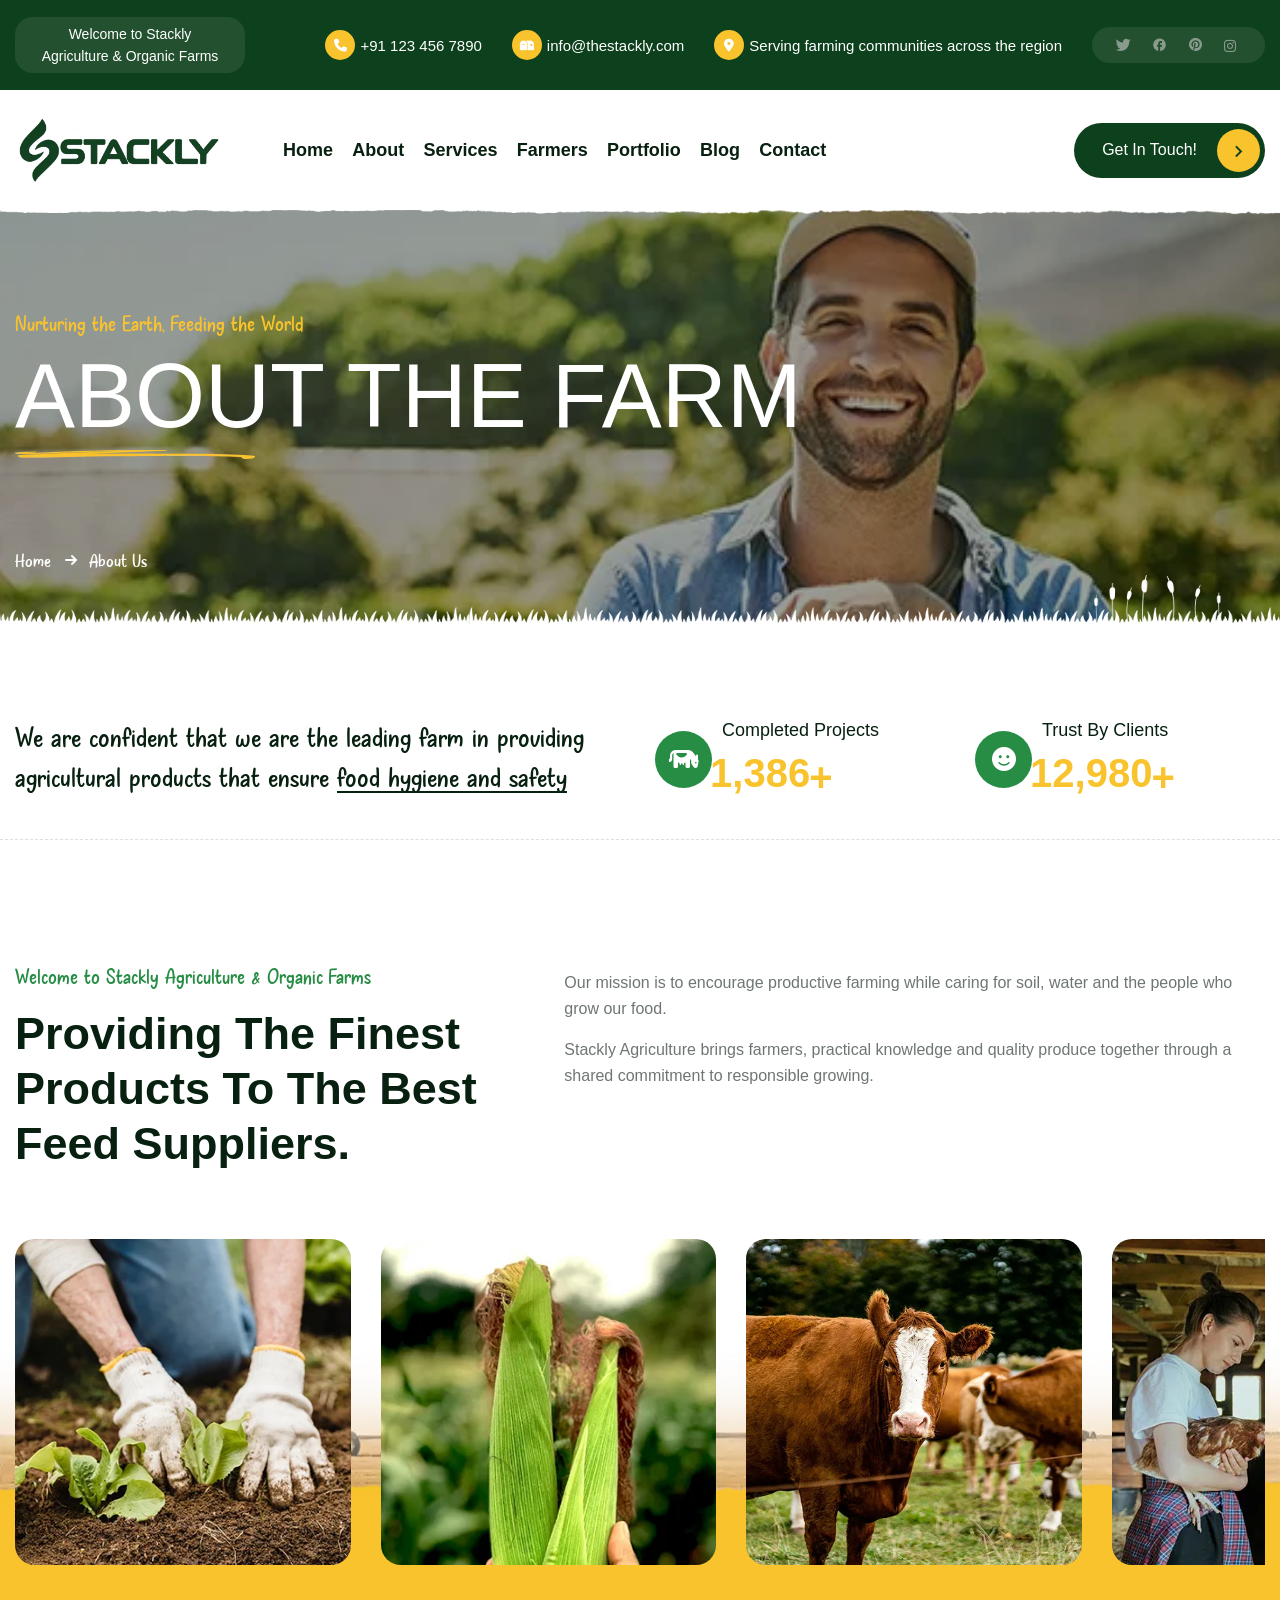
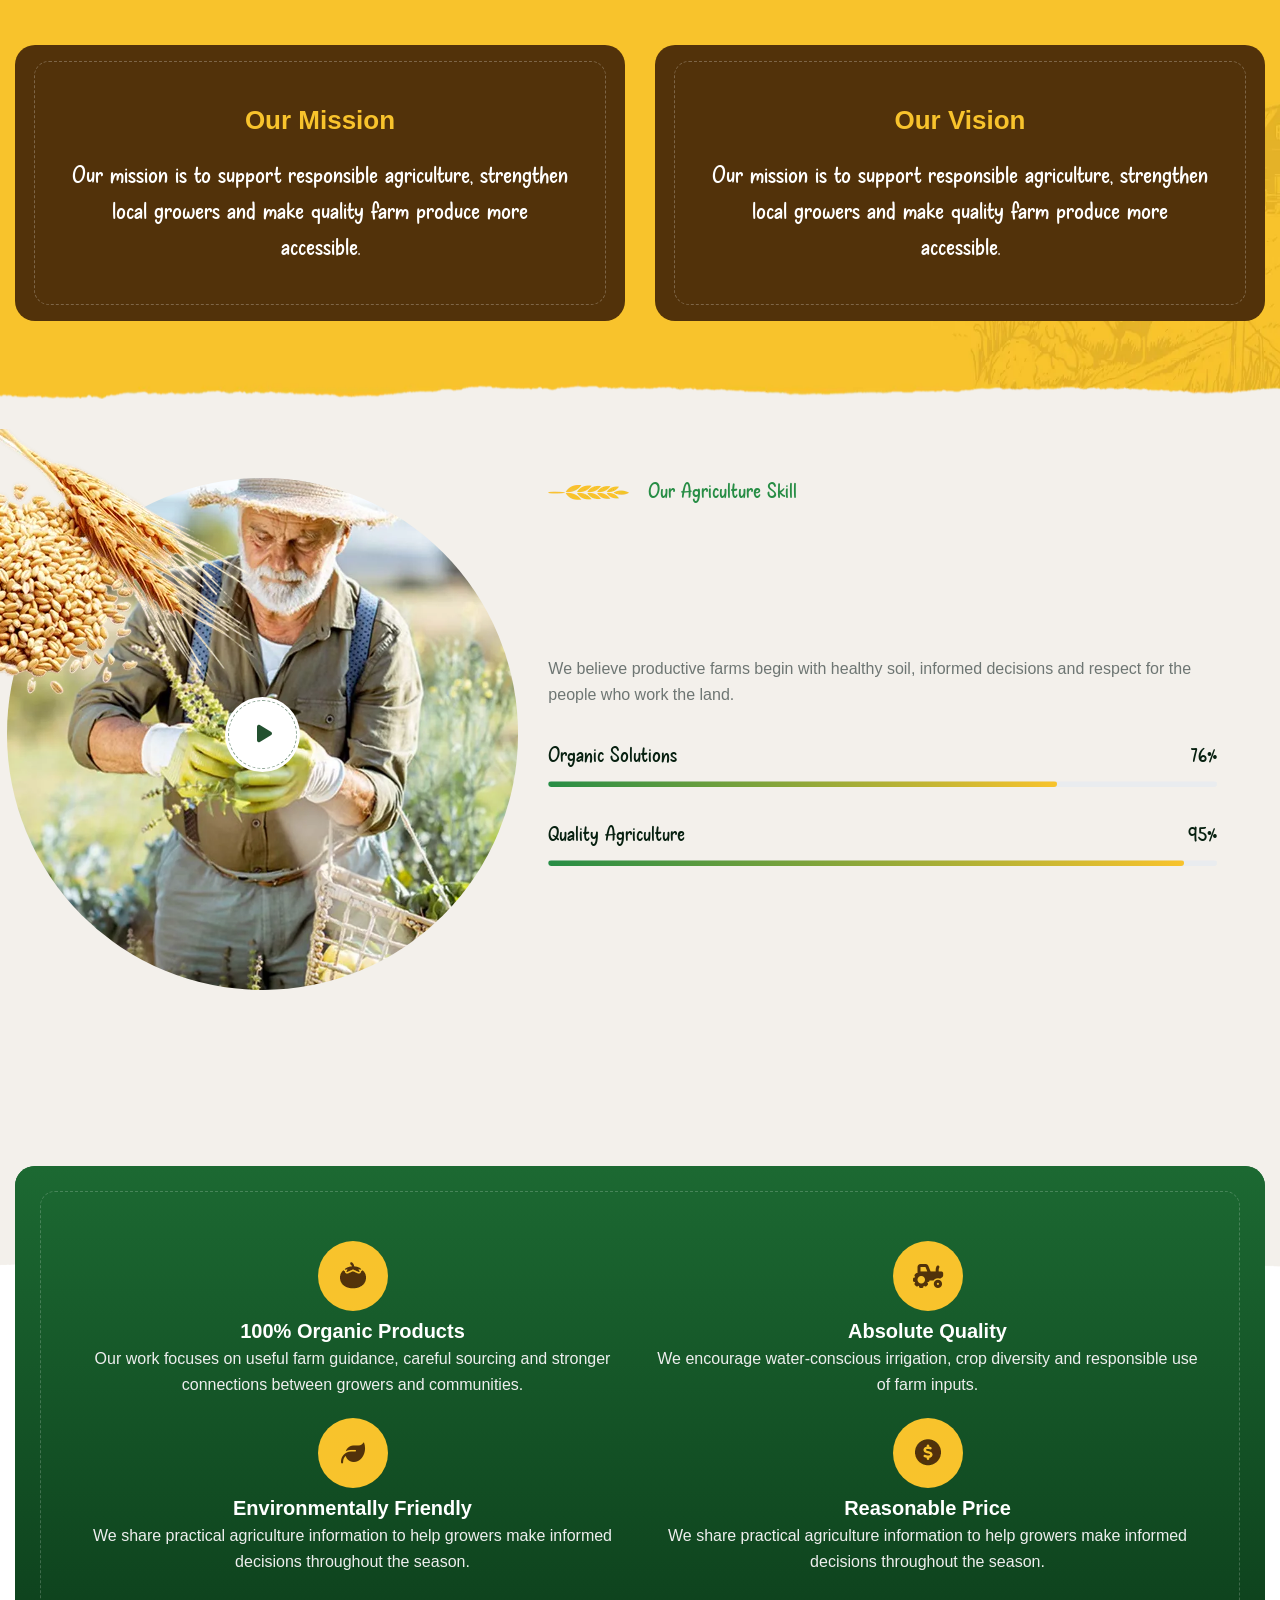
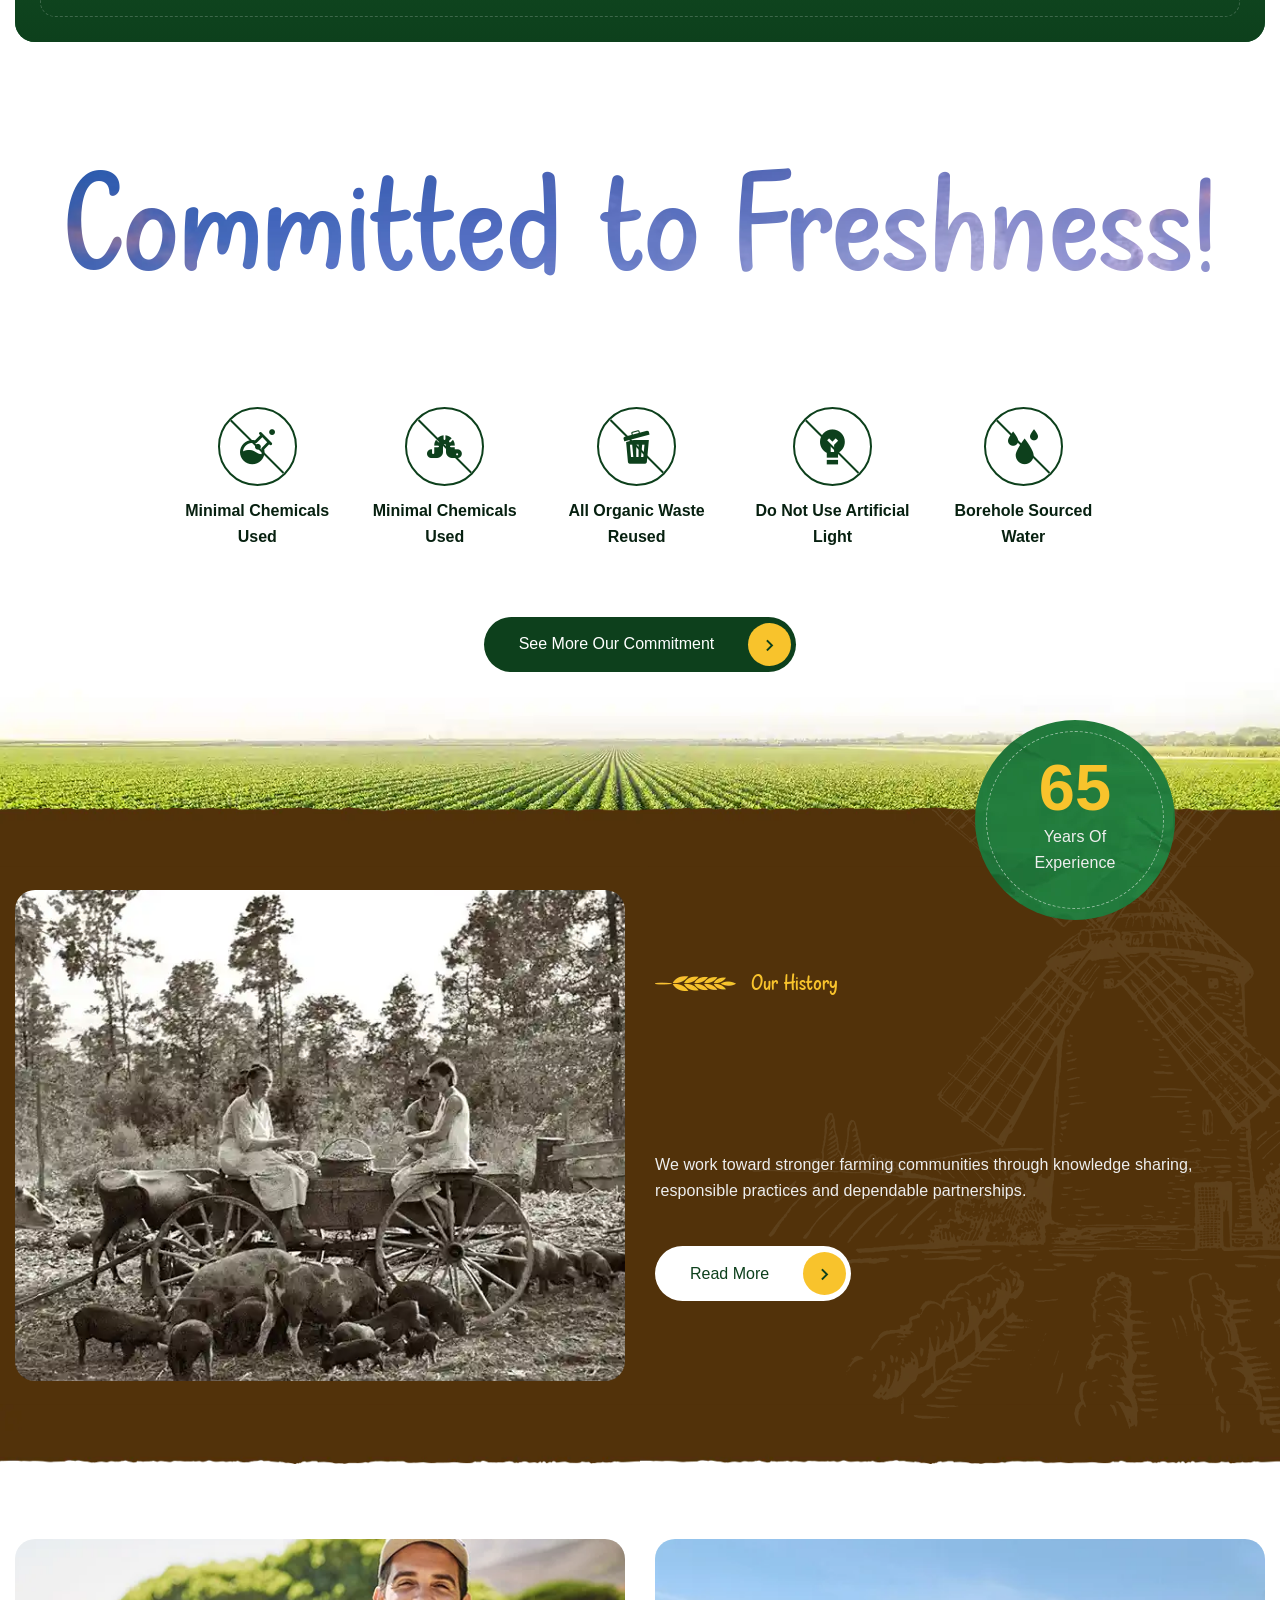
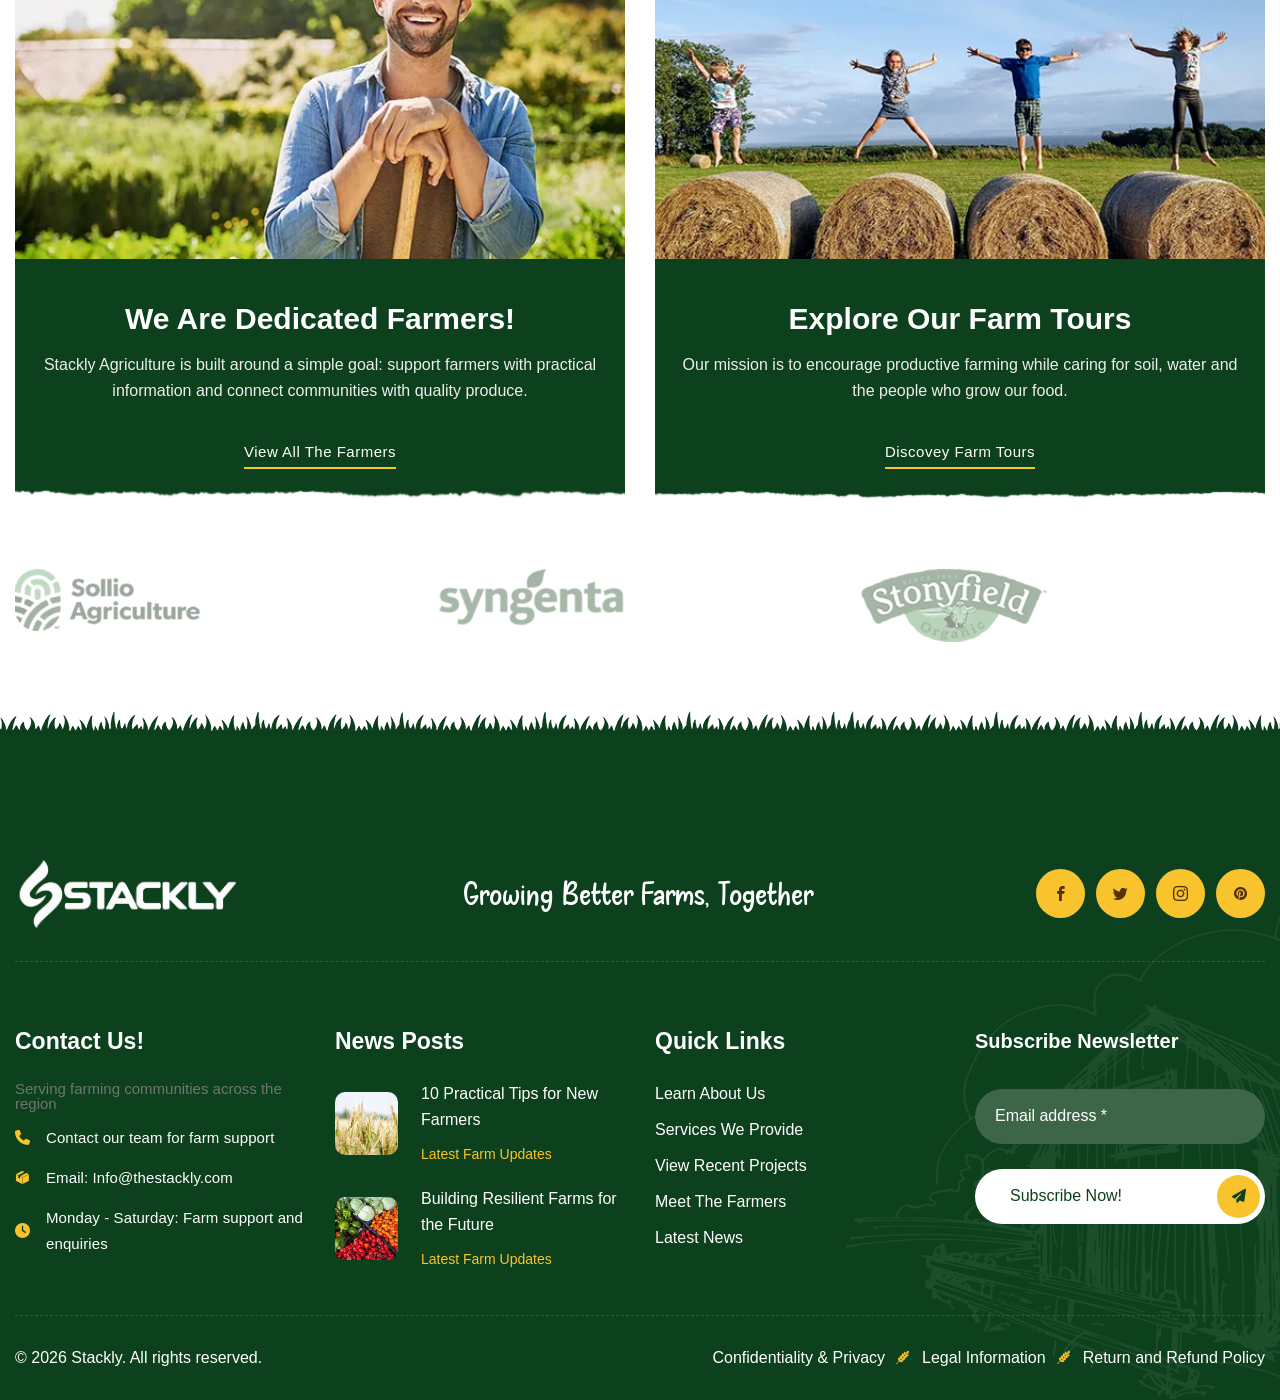
<file: about-us.html>
<!DOCTYPE html>
<html lang="en" xml:lang="en-US" xmlns="http://www.w3.org/1999/xhtml">
<!--<![endif]-->

<head>
    <!-- Basic Page Needs -->
    <meta charset="utf-8" />
    <title>Stackly | Agriculture &amp; Farming</title>
    <!-- Mobile Specific Metas -->
    <meta content="width=device-width, initial-scale=1, maximum-scale=1" name="viewport" />
    <!-- Bootstrap  -->
    <link href="static/css/bootstrap.css" rel="stylesheet" type="text/css" />
    <!-- Animation Style -->
    <link href="static/css/animate.min.css" rel="stylesheet" type="text/css" />
    <link href="static/css/animate2.min.css" rel="stylesheet" type="text/css" />
    <link href="static/css/textanimation.css" rel="stylesheet" type="text/css" />
 
    <!-- Theme Style -->
    <link href="static/css/magnific-popup.min.css" rel="stylesheet" type="text/css" />
    <link href="static/css/odometer.min.css" rel="stylesheet" type="text/css" />
    <link href="static/css/swiper-bundle.min.css" rel="stylesheet" type="text/css" />
    <link href="static/css/styles.css" rel="stylesheet" type="text/css" />
    <!-- Font -->
    <link href="static/css/fonts.css" rel="stylesheet" />
    <!-- Icon -->
    <link href="static/css/style.css" rel="stylesheet" type="text/css" />
    <link href="static/css/all.min.css" rel="stylesheet" type="text/css" />


    <style>
        #header-main {
            position: relative;
            top: auto;
            z-index: 100;
            background: #fff;
        }

        #header-main .header-inner {
            align-items: center
        }

        #header-main .nav-list {
            display: flex;
            align-items: center;
            gap: clamp(12px, 1.5vw, 28px);
            flex-wrap: nowrap
        }

        #header-main .nav-list>li {
            white-space: nowrap
        }

        #header-main .nav-list>li>a {
            font-weight: 600
        }

        #header-main .nav-list .sub-nav {
            display: none !important
        }

        #header-main .nav-list li.has-child:after {
            display: none !important
        }

        #header-main .mobile-main-nav .menu>li {
            list-style: none
        }

        #header-main .mobile-main-nav .menu>li>a {
            display: block;
            padding: 12px 18px
        }

        @media(max-width:991px) {
            #header-main {
                position: relative;
                top: auto;
            }

            #header-main .nav-list {
                gap: 10px
            }
        }

        form input:invalid,
        form textarea:invalid,
        form select:invalid {
            box-shadow: none
        }

        form input:focus,
        form textarea:focus,
        form select:focus {
            outline: 2px solid rgba(74, 130, 45, .25);
            outline-offset: 1px
        }

        /* Compact sticky navigation */
        #header-main > .fixed-header.style-absolute {
            position: fixed !important;
            top: 0 !important;
            left: 0 !important;
            right: 0 !important;
            width: 100% !important;
            z-index: 99999 !important;
            background: #fff !important;
            opacity: 0 !important;
            visibility: hidden !important;
            pointer-events: none !important;
            transform: translateY(-110%) !important;
            transition: transform .3s ease, opacity .3s ease, visibility .3s ease !important;
        }
        #header-main > .fixed-header.style-absolute.visible {
            opacity: 1 !important;
            visibility: visible !important;
            pointer-events: auto !important;
            transform: translateY(0) !important;
        }
        #header-main > .fixed-header.style-absolute .header-inner {
            background: #fff;
        }

         /* Mobile navigation: readable links and a clear contact action */
        @media (max-width: 991px) {
            #header-main .mobile-nav-wrap .inner-mobile-nav {
                width: min(320px, 88vw);
                max-width: 88vw;
                padding: 18px 16px 22px;
                overflow-y: auto;
                overflow-x: hidden;
                background: #0d401c;
            }

            #header-main .mobile-nav-wrap .mobile-main-nav {
                width: 100%;
            }

            #header-main .mobile-nav-wrap .mobile-main-nav #menu-mobile-menu {
                margin: 0;
                padding: 0;
            }

            #header-main .mobile-nav-wrap .mobile-main-nav #menu-mobile-menu > li {
                display: block;
                width: 100%;
                margin: 0;
                padding: 0;
                list-style: none;
            }

            #header-main .mobile-nav-wrap .mobile-main-nav #menu-mobile-menu > li > a {
                display: block;
                padding: 12px 8px;
                color: #ffffff !important;
                font-family: "Work Sans", sans-serif;
                font-size: 16px;
                font-weight: 600;
                line-height: 1.4;
                text-decoration: none;
                opacity: 1;
                visibility: visible;
                border-bottom: 1px solid rgba(255,255,255,.12);
            }

            #header-main .mobile-nav-wrap .mobile-main-nav #menu-mobile-menu > li > a:hover,
            #header-main .mobile-nav-wrap .mobile-main-nav #menu-mobile-menu > li > a:focus {
                color: #f8c32c !important;
            }

            #header-main .mobile-nav-wrap .group-icon {
                display: block;
                width: 100%;
                margin: 20px 0 0;
            }

            #header-main .mobile-nav-wrap .mobile-get-in-touch {
                display: flex;
                align-items: center;
                justify-content: space-between;
                width: 100%;
                min-height: 48px;
                padding: 12px 18px;
                border-radius: 30px;
                background: #f8c32c;
                color: #0d401c !important;
                font-size: 15px;
                font-weight: 700;
                line-height: 1.2;
                text-decoration: none;
            }

            #header-main .mobile-nav-wrap .mobile-get-in-touch i {
                color: #0d401c !important;
                font-size: 18px;
            }

            #header-main .mobile-nav-wrap .mobile-get-in-touch:hover,
            #header-main .mobile-nav-wrap .mobile-get-in-touch:focus {
                background: #ffffff;
                color: #0d401c !important;
            }

            #header-main .mobile-nav-wrap .inner-mobile-nav .logo .mobile-nav-close {
                z-index: 5;
                color: #ffffff !important;
                font-size: 22px;
            }

            #header-main .mobile-nav-wrap .inner-mobile-nav .bottom {
                margin-top: auto;
                padding-top: 28px;
            }
        }

    </style>
    <script>document.addEventListener('DOMContentLoaded', function () { document.querySelectorAll('form').forEach(function (form) { form.setAttribute('novalidate', ''); form.addEventListener('submit', function (e) { if (!form.checkValidity()) { e.preventDefault(); e.stopPropagation(); form.reportValidity(); return; } }); }); });</script>
</head>

<body class="counter-scroll-3">
    <!-- Wrapper -->
    <div id="loading">
            <div id="loading-center">
                <div class="loader-container">
                    <div class="wrap-loader">
                        <div class="loader">
                        </div>
                        <div class="icon">
                            <img alt="" src="images/logo.webp" />
                        </div>
                    </div>
                </div>
            </div>
        </div><!-- /.Preloader -->
                <!-- Top-bar -->
        <div class="tf-topbar">
            <div class="tf-container w-1780">
                <div class="row">
                    <div class="col-lg-12">
                        <div class="topbar-inner">
                            <div class="topbar-left">
                                <span class="fs-14 font-nunito">Welcome to Stackly</span>
                                <span class="fs-14 font-nunito">Agriculture &amp; Organic Farms</span>
                            </div>
                            <div class="topbar-right">
                                <ul class="contact-list">
    <li class="item">
        <span class="icon">
            <i class="fa-solid fa-phone"></i>
        </span>
        <span>+91 123 456 7890</span>
    </li>

    <li class="item">
        <span class="icon">
            <img alt="" src="static/picture/mailbox.webp" />
        </span>
        <span>info@thestackly.com</span>
    </li>

    <li class="item">
        <span class="icon">
            <i class="fa-solid fa-location-dot"></i>
        </span>
        <span>Serving farming communities across the region</span>
    </li>
</ul>
                                <ul class="social-list">
                                    <li class="item">
                                        <a href="404.html">
                                            <i class="icon-twitter"></i>
                                        </a>
                                    </li>
                                    <li class="item">
                                        <a href="404.html">
                                            <i class="icon-facebook"></i>
                                        </a>
                                    </li>
                                    <li class="item">
                                        <a href="404.html">
                                            <i class="icon-pinterest"></i>
                                        </a>
                                    </li>
                                    <li class="item">
                                        <a href="404.html">
                                            <i class="icon-instagram2"></i>
                                        </a>
                                    </li>
                                </ul>
                            </div>
                        </div>
                    </div>
                </div>
            </div>
        </div><!-- /Top-bar -->
        <!-- Welcome -->
        <div class="box-welcome">
            <div class="tf-overlay"></div>
            <div class="welcome-wrap">
                <div class="content">
                    <div class="btn-close-welcome icon style-circle">
                        <i class="icon-close"></i>
                    </div>
                    <h3 class="title font-snowfall">
                        Stackly Agriculture <br />
                        Farm of laughter and
                        happiness!
                    </h3>
                    <p class="text font-nunito">Stackly Agriculture is built around a simple goal: support farmers with
                        practical information and connect communities with quality produce.</p>
                    <ul class="infor-list">
                        <li class="item">Serving farming communities across the region</li>
                        <li class="item">
                            <i class="fa-solid fa-phone"></i>
                            <p>
                                Call us: +91 123 456 7890
                            </p>
                        </li>
                        <li class="item">
                            <img alt="" src="static/picture/mailbox-2.webp" />
                            <p>
                                Mail Support:
                                Stackly Agriculture Team
                            </p>
                        </li>
                        <li class="item">
                            <i class="fa-solid fa-clock"></i>
                            <p>
                                Mon - Sat: 8.00am - 18.00pm
                            </p>
                        </li>
                    </ul>
                    <div class="wg-social">
                        <ul class="list">
                            <li class="item">
                                <a href="404.html"><i class="icon-facebook1"></i></a>
                            </li>
                            <li class="item">
                                <a href="404.html"><i class="icon-twitter"></i></a>
                            </li>
                            <li class="item">
                                <a href="404.html"><i class="icon-instagram2"></i></a>
                            </li>
                            <li class="item">
                                <a href="404.html"><i class="icon-pinterest"></i></a>
                            </li>
                        </ul>
                    </div>
                </div>
            </div>
        </div><!-- /.Welcome -->
        <!-- Header  -->
        <header class="header has-item-bot" id="header-main">
            <div class="tf-container w-1780">
                <div class="row">
                    <div class="col-lg-12">
                        <div class="header-inner">
                            <div class="header-left">
                                <div class="logo-site">
                                    <a href="index.html">
                                        <img alt="" src="images/logo-dark.webp" />
                                    </a>
                                </div>
                                <div class="main-nav">
                                    <ul class="nav-list">
                                        <li class="item"><a href="index.html">Home</a></li>
                                        <li class="item"><a href="about-us.html">About</a></li>
                                        <li class="item"><a href="our-services.html">Services</a></li>
                                        <li class="item"><a href="our-farmers.html">Farmers</a></li>
                                        <li class="item"><a href="portfolio.html">Portfolio</a></li>
                                        <li class="item"><a href="blog.html">Blog</a></li>
                                        <li class="item"><a href="contact-us.html">Contact</a></li>
                                    </ul>
                                </div>
                            </div>
                            <div class="header-right">
                                <a class="tf-btn gap-30" href="login.html">
                                    <span class="text-style">Get In Touch!</span>
                                    <div class="icon"><i class="icon-arrow_right"></i></div>
                                </a>
                                <div class="wg-welcome btn-open-welcome">
                                    <i class="icon-fences-icon fs-24"></i>
                                </div>
                                <div class="mobile-button">
                                    <span></span>
                                </div>
                            </div>
                        </div>
                        <div class="mobile-nav-wrap">
                            <div class="overlay-mobile-nav"></div>
                            <div class="inner-mobile-nav overflow-y-auto">
                                <div class="top">
                                    <div class="logo">
                                        <a class="main-logo" href="index.html" rel="home">
                                            <img alt="" id="mobile-logo_header" src="images/logo-white.webp" />
                                        </a>
                                        <div class="mobile-nav-close">
                                            <i class="icon-close"></i>
                                        </div>
                                    </div>
                                    <nav class="mobile-main-nav" id="mobile-main-nav">
                                        <ul class="menu" id="menu-mobile-menu">
                                            <li class="menu-item"><a href="index.html">Home</a></li>
                                            <li class="menu-item"><a href="about-us.html">About</a></li>
                                            <li class="menu-item"><a href="our-services.html">Services</a></li>
                                            <li class="menu-item"><a href="our-farmers.html">Farmers</a></li>
                                            <li class="menu-item"><a href="portfolio.html">Portfolio</a></li>
                                            <li class="menu-item"><a href="blog.html">Blog</a></li>
                                            <li class="menu-item"><a href="contact-us.html">Contact</a></li>
                                        </ul>
                                    </nav>
                                    <div class="group-icon">
                                        <a class="mobile-get-in-touch" href="login.html">
                                            <span>Get In Touch</span>
                                            <i class="icon-arrow_right"></i>
                                        </a>
                                    </div>
                                </div>
                                <div class="bottom">
                                    <div class="infor-list">
                                        <ul>
                                            <li>
                                                <h5 class="title">
                                                    Address:
                                                </h5>
                                                <p>
                                                    Serving farming communities across the region
                                                </p>
                                            </li>
                                            <li>
                                                <h5 class="title">
                                                    Phone:
                                                </h5>
                                                <p>
                                                    +91 123 456 7890
                                                </p>
                                            </li>
                                            <li>
                                                <h5 class="title">
                                                    Email:
                                                </h5>
                                                <p>
                                                    info@thestackly.com
                                                </p>
                                            </li>
                                        </ul>
                                    </div>
                                    <div class="wg-social">
                                        <ul class="list">
                                            <li class="item">
                                                <a href="404.html"><i class="icon-facebook1"></i></a>
                                            </li>
                                            <li class="item">
                                                <a href="404.html"><i class="icon-twitter"></i></a>
                                            </li>
                                            <li class="item">
                                                <a href="404.html"><i class="icon-instagram2"></i></a>
                                            </li>
                                            <li class="item">
                                                <a href="404.html"><i class="icon-pinterest"></i></a>
                                            </li>
                                        </ul>
                                    </div>
                                </div>
                            </div>
                        </div>
                    </div>
                </div>
            </div>
            <div class="fixed-header style-absolute">
                <div class="tf-container w-1780">
                    <div class="row">
                        <div class="col-lg-12">
                            <div class="header-inner">
                                <div class="header-left">
                                    <div class="logo-site">
                                        <a href="index.html">
                                            <img alt="" src="images/logo-dark.webp" />
                                        </a>
                                    </div>
                                    <div class="main-nav">
                                        <ul class="nav-list">
                                            <li class="item"><a href="index.html">Home</a></li>
                                            <li class="item"><a href="about-us.html">About</a></li>
                                            <li class="item"><a href="our-services.html">Services</a></li>
                                            <li class="item"><a href="our-farmers.html">Farmers</a></li>
                                            <li class="item"><a href="portfolio.html">Portfolio</a></li>
                                            <li class="item"><a href="blog.html">Blog</a></li>
                                            <li class="item"><a href="contact-us.html">Contact</a></li>
                                        </ul>
                                    </div>
                                </div>
                                <div class="header-right">
                                    <a class="tf-btn gap-30" href="login.html">
                                        <span class="text-style">Get In Touch!</span>
                                        <div class="icon"><i class="icon-arrow_right"></i></div>
                                    </a>
                                    <div class="wg-welcome btn-open-welcome">
                                        <i class="icon-fences-icon fs-24"></i>
                                    </div>
                                    <div class="mobile-button">
                                        <span></span>
                                    </div>
                                </div>
                            </div>
                        </div>
                    </div>
                </div>
                <div class="header-item children">
                    <img alt="" src="static/picture/page-title-top.webp" />
                </div>
            </div>
            <div class="header-item">
                <img alt="" src="static/picture/page-title-top.webp" />
            </div>
        </header><!-- /.Header -->
        
        <!-- Page-title -->
        <div class="page-title page-about-us">
            <div class="rellax" data-rellax-speed="5">
                <img alt="" src="static/picture/about-us-1.webp" />
            </div>
            <div class="content-wrap">
                <div class="tf-container w-1290">
                    <div class="row">
                        <div class="col-lg-12">
                            <div class="content">
                                <p class="sub-title">
                                    Nurturing the Earth, Feeding the World
                                </p>
                                <h1 class="title">
                                    About the Farm
                                </h1>
                                <div class="icon-img">
                                    <img alt="" src="static/picture/line-throw-title.webp" />
                                </div>
                                <div class="breadcrumb">
                                    <a href="index.html">Home</a>
                                    <div class="icon">
                                        <i class="icon-arrow-right1"></i>
                                    </div>
                                    <a href="about-us.html">About Us </a>
                                </div>
                            </div>
                        </div>
                    </div>
                </div>
            </div>
            <div class="img-item item-2">
                <img alt="" src="static/picture/grass.webp" />
            </div>
        </div><!-- /.Page-title -->
        <!-- Main-content -->
        <div class="main-content pb-0 pt-93">
            <!-- Section our-agriculture-2 -->
            <section class="s-our-agriculture style-2 type-2">
                <div class="counter-wrap">
                    <div class="tf-container w-1290">
                        <div class="row">
                            <div class="col-lg-6">
                                <div class="wrap">
                                    <p class="text font-snowfall fs-30">
                                        We are confident that we are the leading farm in providing
                                        agricultural products that ensure <span>
                                            <a class="hover-text-4" href="404.html">

                                                food hygiene and safety
                                            </a>
                                        </span>
                                    </p>
                                </div>
                            </div>
                            <div class="col-lg-3 col-md-6">
                                <div class="wg-counter style-5">
                                    <div class="icon style-circle">
                                        <i class="fa-solid fa-cow"></i>
                                    </div>
                                    <div class="counter-item">
                                        <p class="title font-worksans fw-5 fs-18">
                                            Completed Projects
                                        </p>
                                        <div class="counter">
                                            <div class="odometer style-5" id="odometer">1000</div>
                                            <span class="sub-odo color-secondary">+</span>
                                        </div>
                                    </div>
                                </div>
                            </div>
                            <div class="col-lg-3 col-md-6">
                                <div class="wg-counter style-5">
                                    <div class="icon style-circle">
                                        <i class="fa-solid fa-face-smile"></i>
                                    </div>
                                    <div class="counter-item">
                                        <p class="title font-worksans fw-5 fs-18">
                                            Trust By Clients
                                        </p>
                                        <div class="counter">
                                            <div class="odometer style-5-2">10000</div>
                                            <span class="sub-odo color-secondary">+</span>
                                        </div>
                                    </div>
                                </div>
                            </div>
                        </div>
                    </div>
                </div>
            </section><!-- /.Section our-agriculture-2 -->
            <!-- Section welcome to -->
            <section class="s-welcome-to">
                <div class="s-content-wrap">
                    <div class="tf-container">
                        <div class="row">
                            <div class="col-lg-5">
                                <div class="content-section">
                                    <div class="heading-section style-4">
                                        <div class="img-item">
                                            <img alt="" class="tf-animate-1" src="static/picture/rice-plant-2.webp" />
                                        </div>
                                        <p class="sub-title">
                                            Welcome to Stackly Agriculture &amp; Organic Farms
                                        </p>
                                        <p class="title wow fadeInUp" data-wow-delay="0s">
                                            Providing The Finest
                                            Products To The Best
                                            Feed Suppliers.
                                        </p>
                                    </div>
                                </div>
                            </div>
                            <div class="col-lg-7">
                                <div class="text-wrap">
                                    <p class="text-1 wow fadeInUp" data-wow-delay="0s">Our mission is to encourage
                                        productive farming while caring for soil, water and the people who grow our
                                        food.</p>
                                    <p class="text-2 wow fadeInUp" data-wow-delay="0s">Stackly Agriculture brings
                                        farmers, practical knowledge and quality produce together through a shared
                                        commitment to responsible growing.</p>
                                </div>
                            </div>
                        </div>
                    </div>
                    <div class="s-img-item item-1 scroll-element-3">
                        <img alt="" class="scale-1-1" src="static/picture/yellow-f.webp" />
                    </div>
                </div>
                <div class="s-content-wrap-2">
                    <div class="tf-container w-1620">
                        <div class="row">
                            <div class="col-lg-12">
                                <div class="swiper-container slider-gallery">
                                    <div class="swiper-wrapper">
                                        <div class="swiper-slide">
                                            <div class="gallery-item img-hover wow fadeInUp" data-wow-delay="0s">
                                                <div class="image hover-item">
                                                    <img alt="" class="lazyload"
                                                        data-src="./images/widget/gallery-item-4.webp"
                                                        src="static/picture/gallery-item-4.webp" />
                                                </div>
                                                <a class="add-gallery" href="404.html">
                                                    +
                                                </a>
                                            </div>
                                        </div>
                                        <div class="swiper-slide">
                                            <div class="gallery-item img-hover wow fadeInUp" data-wow-delay="0.1s">
                                                <div class="image hover-item">
                                                    <img alt="" class="lazyload"
                                                        data-src="./images/widget/gallery-item-7.webp"
                                                        src="static/picture/gallery-item-7.webp" />
                                                </div>
                                                <a class="add-gallery" href="404.html">
                                                    +
                                                </a>
                                            </div>
                                        </div>
                                        <div class="swiper-slide">
                                            <div class="gallery-item img-hover wow fadeInUp" data-wow-delay="0.2s">
                                                <div class="image hover-item">
                                                    <img alt="" class="lazyload" data-src="./images/blog/blog-1.webp"
                                                        src="static/picture/blog-1.webp" />
                                                </div>
                                                <a class="add-gallery" href="404.html">
                                                    +
                                                </a>
                                            </div>
                                        </div>
                                        <div class="swiper-slide">
                                            <div class="gallery-item img-hover wow fadeInUp" data-wow-delay="0.3s">
                                                <div class="image hover-item">
                                                    <img alt="" class="lazyload"
                                                        data-src="./images/widget/gallery-item-9.webp"
                                                        src="static/picture/gallery-item-9.webp" />
                                                </div>
                                                <a class="add-gallery" href="404.html">
                                                    +
                                                </a>
                                            </div>
                                        </div>
                                    </div>
                                </div>
                            </div>
                        </div>
                    </div>
                    <div class="tf-container">
                        <div class="row">
                            <div class="col-md-6">
                                <div class="box-text wow fadeInUp" data-wow-delay="0s">
                                    <p class="title font-worksans fw-7">
                                        Our Mission
                                    </p>
                                    <p class="text font-snowfall">Our mission is to support responsible agriculture,
                                        strengthen local growers and make quality farm produce more accessible.</p>
                                </div>
                            </div>
                            <div class="col-md-6">
                                <div class="box-text wow fadeInUp" data-wow-delay="0.1s">
                                    <p class="title font-worksans fw-7">
                                        Our Vision
                                    </p>
                                    <p class="text font-snowfall">Our mission is to support responsible agriculture,
                                        strengthen local growers and make quality farm produce more accessible.</p>
                                </div>
                            </div>
                        </div>
                    </div>
                    <div class="s-img-item item-1">
                        <img alt="" src="static/picture/wave-yellow-has-item.webp" />
                    </div>
                </div>
            </section><!-- /.Section welcome to -->
            <!-- Section our agriculture -->
            <section class="s-our-agriculture style-3">
                <div class="s-content-wrap content-section">
                    <div class="tf-container w-1290">
                        <div class="row">
                            <div class="col-lg-5 col-md-6">
                                <div class="image-wrap">
                                    <div class="image video-wrap style-2">
                                        <img alt="" class="lazyload" src="static/picture/s-farm.webp" />
                                        <a class="style-icon-play popup-youtube" href="#">
                                            <i class="fa-solid fa-play"></i>
                                        </a>
                                    </div>
                                </div>
                            </div>
                            <div class="col-lg-7 col-md-6">
                                <div class="content">
                                    <div class="heading-section style-2">
                                        <div class="img-item">
                                            <div class="item">
                                                <img alt="" class="tf-animate-1"
                                                    src="static/picture/rice-plant-2.webp" />
                                            </div>
                                            <p class="sub-title">
                                                Our Agriculture Skill

                                            </p>
                                        </div>
                                        <p class="title text-anime-style-1">
                                            We Believe In Bringing
                                            Customers The Best Products
                                        </p>
                                    </div>
                                    <p class="text mb-20">We believe productive farms begin with healthy soil, informed
                                        decisions and respect for the people who work the land.</p>
                                    <div class="wg-progress mb-29">
                                        <div class="top">
                                            <span>Organic Solutions</span>
                                            <span>76%</span>
                                        </div>
                                        <div aria-label="Basic example" aria-valuemax="100" aria-valuemin="0"
                                            aria-valuenow="75" class="progress tf-animate-1" role="progressbar">
                                            <div class="progress-bar" style="width: 76%"></div>
                                        </div>
                                    </div>
                                    <div class="wg-progress">
                                        <div class="top">
                                            <span>Quality Agriculture</span>
                                            <span>95%</span>
                                        </div>
                                        <div aria-label="Basic example" aria-valuemax="100" aria-valuemin="0"
                                            aria-valuenow="75" class="progress tf-animate-1" role="progressbar">
                                            <div class="progress-bar" style="width: 95%"></div>
                                        </div>
                                    </div>
                                </div>
                            </div>
                        </div>
                    </div>
                </div>
                <div class="s-img-item item-1">
                    <img alt="" class="wow fadeInRight" data-wow-delay="0s" src="static/picture/rice-plant-color.webp" />
                </div>
                <div class="s-img-item item-2">
                    <img alt="" src="static/picture/page-title-top.webp" />
                </div>
            </section><!-- /.Section our agriculture -->
            <!-- Section benefit -->
            <section class="s-benefit mt--217">
                <div class="benefit-list">
                    <div class="box-icon ic-hover wow fadeInUp" data-wow-delay="0s">
                        <div class="icon mb-29 hover-icon style-circle">
                            <img alt="" src="static/picture/tomato.webp" />
                        </div>
                        <a class="caption fw-6 mb-17 font-worksans hover-text-secondary" href="404.html">
                            100% Organic Products
                        </a>
                        <p class="text font-nunito">Our work focuses on useful farm guidance, careful sourcing and
                            stronger connections between growers and communities.</p>
                    </div>
                    <div class="box-icon ic-hover wow fadeInUp" data-wow-delay="0.1s">
                        <div class="icon mb-29 style-circle hover-icon img-hover-2">
                            <i class="fa-solid fa-tractor"></i>
                        </div>
                        <a class="caption fw-6 mb-17 font-worksans hover-text-secondary" href="404.html">
                            Absolute Quality
                        </a>
                        <p class="text font-nunito">We encourage water-conscious irrigation, crop diversity and
                            responsible use of farm inputs.</p>
                    </div>
                    <div class="box-icon ic-hover wow fadeInUp" data-wow-delay="0.2s">
                        <div class="icon mb-29 hover-icon style-circle">
                            <i class="fa-solid fa-leaf"></i>
                        </div>
                        <a class="caption fw-6 mb-17 font-worksans hover-text-secondary" href="404.html">
                            Environmentally Friendly
                        </a>
                        <p class="text font-nunito">We share practical agriculture information to help growers make
                            informed decisions throughout the season.</p>
                    </div>
                    <div class="box-icon ic-hover wow fadeInUp" data-wow-delay="0.3s">
                        <div class="icon mb-29 hover-icon style-circle">
                            <img alt="" src="static/picture/dollar-circle.webp" />
                        </div>
                        <a class="caption fw-6 mb-17 font-worksans hover-text-secondary" href="404.html">
                            Reasonable Price
                        </a>
                        <p class="text font-nunito">We share practical agriculture information to help growers make
                            informed decisions throughout the season.</p>
                    </div>
                </div>
            </section><!-- /.Section benefit -->
            <!-- Section quality of life -->
            <section class="s-quality-of-life style-2">
                <div class="tf-container w-1290">
                    <div class="row">
                        <div class="col-lg-12">
                            <div class="content-section text-center">
                                <div class="img-item item-3 tf-animate__box">
                                    <img alt="" class="up-down-move" src="static/picture/notice-2.webp" />
                                </div>
                                <div class="clip-color-text font-snowfall text-center">
                                    <p class="clip-text-bg-vertical">
                                        Committed to Freshness!
                                    </p>
                                </div>
                                <p class="sub font-snowfall fs-30 text-anime-style-1">
                                    We believe that to have good health, clean and healthy food sources are the key
                                </p>
                                <div class="swiper-container slider-box-icon">
                                    <div class="swiper-wrapper">
                                        <div class="swiper-slide">
                                            <ul class="box-icon-list style-2">
                                                <li>
                                                    <div class="box-icon style-3 ic-hover wow fadeInUp"
                                                        data-wow-delay="0s">
                                                        <div class="icon style-circle hover-icon">
                                                            <i class="icon-chemical"></i>
                                                        </div>
                                                        <a class="caption fw-6 font-worksans hover-text-4"
                                                            href="404.html">
                                                            Minimal Chemicals Used
                                                        </a>
                                                    </div>
                                                </li>
                                                <li>
                                                    <div class="box-icon style-3 ic-hover wow fadeInUp"
                                                        data-wow-delay="0.1s">
                                                        <div class="icon style-circle hover-icon">
                                                            <i class="icon-worm"></i>
                                                        </div>
                                                        <a class="caption fw-6 font-worksans hover-text-4"
                                                            href="404.html">
                                                            Minimal Chemicals Used
                                                        </a>
                                                    </div>
                                                </li>
                                                <li>
                                                    <div class="box-icon style-3 ic-hover wow fadeInUp"
                                                        data-wow-delay="0.2s">
                                                        <div class="icon style-circle hover-icon">
                                                            <i class="icon-disposal"></i>
                                                        </div>
                                                        <a class="caption fw-6 font-worksans hover-text-4"
                                                            href="404.html">
                                                            All Organic Waste Reused
                                                        </a>
                                                    </div>
                                                </li>
                                                <li>
                                                    <div class="box-icon style-3 ic-hover wow fadeInUp"
                                                        data-wow-delay="0.3s">
                                                        <div class="icon style-circle hover-icon">
                                                            <i class="icon-light-bulb"></i>
                                                        </div>
                                                        <a class="caption fw-6 font-worksans hover-text-4"
                                                            href="404.html">
                                                            Do Not Use Artificial
                                                            Light
                                                        </a>
                                                    </div>
                                                </li>
                                                <li>
                                                    <div class="box-icon style-3 ic-hover wow fadeInUp"
                                                        data-wow-delay="0.4s">
                                                        <div class="icon style-circle hover-icon">
                                                            <i class="icon-water-drops"></i>
                                                        </div>
                                                        <a class="caption fw-6 font-worksans hover-text-4"
                                                            href="404.html">
                                                            Borehole Sourced Water
                                                        </a>
                                                    </div>
                                                </li>
                                            </ul>
                                        </div>
                                    </div>
                                </div>
                                <div class="bot flex justify-center">
                                    <a class="tf-btn scale-50" href="404.html">
                                        <span class="text-style">
                                            See More Our Commitment
                                        </span>
                                        <div class="icon">
                                            <i class="icon-arrow_right"></i>
                                        </div>
                                    </a>
                                </div>
                            </div>
                        </div>
                    </div>
                </div>
            </section><!-- /.Section quality of life -->
            <!-- Section our history -->
            <section class="s-our-history has-img-item tf-pt-0">
                <div class="tf-container w-1620">
                    <div class="row">
                        <div class="col-lg-12">
                            <div class="content-section img-hover">
                                <div class="image hover-item">
                                    <img alt="" class="lazyload" data-src="./images/section/our-history.webp"
                                        src="static/picture/our-history.webp" />
                                </div>
                                <div class="heading-section style-4 has-text style-3">
                                    <div class="img-item">
                                        <div class="item">
                                            <img alt="" class="tf-animate-1" src="static/picture/rice-plant-2.webp" />
                                        </div>
                                        <p class="sub-title">
                                            Our History
                                        </p>
                                    </div>
                                    <p class="title text-anime-style-1">
                                        Important Historical <br />
                                        Milestones Of Our Farm

                                    </p>
                                    <p class="text">We work toward stronger farming communities through knowledge
                                        sharing, responsible practices and dependable partnerships.</p>
                                    <a class="tf-btn bg-white wow fadeInUp" data-wow-delay="0s" href="404.html">
                                        <span class="text-style cl-primary">
                                            Read More
                                        </span>
                                        <div class="icon">
                                            <i class="icon-arrow_right"></i>
                                        </div>
                                    </a>
                                    <div class="wg-exprerience text-center z-5 tf-rotate-back-and-forth">
                                        <p class="year">65</p>
                                        <p class="text">
                                            Years Of <br /> Experience
                                        </p>
                                    </div>
                                </div>
                            </div>
                        </div>
                    </div>
                </div>
                <div class="s-img-item item-1">
                    <img alt="" src="static/picture/brown-top.webp" />
                </div>
                <div class="s-img-item item-bottom">
                    <img alt="" src="static/picture/brown-bottom.webp" />
                </div>
                <div class="s-img-item item-3 wow zoomIn">
                    <div class="scroll-element-3">
                        <img alt="" src="static/picture/windmill-2.webp" />
                    </div>
                </div>
            </section><!-- /.Section our history -->
            <!-- Section farmer tour -->
            <section class="s-farm-tour">
                <div class="tf-container">
                    <div class="row">
                        <div class="col-md-6">
                            <div class="box-about-us img-hover wow fadeInUp" data-wow-delay="0s">
                                <div class="image hover-item">
                                    <img alt="" class="lazyload" data-src="./images/widget/about-us-1.webp"
                                        src="static/picture/about-us-1.webp" />
                                </div>
                                <div class="content">
                                    <a class="title fw-7 fs-30 font-worksans hover-text-secondary" href="404.html">
                                        We Are Dedicated Farmers!
                                    </a>
                                    <p class="text">Stackly Agriculture is built around a simple goal: support farmers
                                        with practical information and connect communities with quality produce.</p>
                                    <div class="flex justify-center">
                                        <a class="tf-btn-read text-white hover-text-secondary" href="404.html">
                                            View All The
                                            Farmers</a>
                                    </div>
                                </div>
                            </div>
                        </div>
                        <div class="col-md-6">
                            <div class="box-about-us img-hover wow fadeInUp" data-wow-delay="0.1s">
                                <div class="image hover-item">
                                    <img alt="" class="lazyload" data-src="./images/widget/about-us-2.webp"
                                        src="static/picture/about-us-2.webp" />
                                </div>
                                <div class="content">
                                    <a class="title fw-7 fs-30 font-worksans hover-text-secondary" href="404.html">
                                        Explore Our Farm Tours

                                    </a>
                                    <p class="text">Our mission is to encourage productive farming while caring for
                                        soil, water and the people who grow our food.</p>
                                    <div class="flex justify-center">
                                        <a class="tf-btn-read text-white hover-text-secondary" href="404.html">
                                            Discovey Farm
                                            Tours</a>
                                    </div>
                                </div>
                            </div>
                        </div>
                    </div>
                </div>
            </section><!-- /.Section farmer tour -->
         
            <!-- Section partner -->
            <section class="s-partner style-2 has-img-item pb-71">
                <div class="tf-container w-1780">
                    <div class="row">
                        <div class="col-lg-12">
                            <div class="slider-wrap">
                                <div class="swiper-container slider-partner">
                                    <div class="swiper-wrapper">
                                        <div class="swiper-slide">
                                            <div class="slide-partner">
                                                <div class="image">
                                                    <a href="#">
                                                        <img alt="" class="lazyload"
                                                            src="static/picture/wide-open.webp" />
                                                    </a>
                                                </div>
                                            </div>
                                        </div>
                                        <div class="swiper-slide">
                                            <div class="slide-partner">
                                                <div class="image">
                                                    <a href="#">
                                                        <img alt="" class="lazyload" src="static/picture/sollio.webp" />
                                                    </a>
                                                </div>
                                            </div>
                                        </div>
                                        <div class="swiper-slide">
                                            <div class="slide-partner">
                                                <div class="image">
                                                    <a href="#">
                                                        <img alt="" class="lazyload"
                                                            src="static/picture/syngenta.webp" />
                                                    </a>
                                                </div>
                                            </div>
                                        </div>
                                        <div class="swiper-slide">
                                            <div class="slide-partner">
                                                <div class="image">
                                                    <a href="#">
                                                        <img alt="" class="lazyload"
                                                            src="static/picture/stony-field.webp" />
                                                    </a>
                                                </div>
                                            </div>
                                        </div>
                                        <div class="swiper-slide">
                                            <div class="slide-partner">
                                                <div class="image">
                                                    <a href="#">
                                                        <img alt="" class="lazyload"
                                                            src="static/picture/new-holland.webp" />
                                                    </a>
                                                </div>
                                            </div>
                                        </div>
                                        <div class="swiper-slide">
                                            <div class="slide-partner">
                                                <div class="image">
                                                    <a href="#">
                                                        <img alt="" class="lazyload"
                                                            src="static/picture/stony-field.webp" />
                                                    </a>
                                                </div>
                                            </div>
                                        </div>
                                    </div>
                                </div>
                            </div>
                        </div>
                    </div>
                </div>
                <div class="s-img-item item-1">
                    <img alt="" src="static/picture/page-title-top.webp" />
                </div>
            </section><!-- /.Section partner -->
        </div><!-- /.Main-content -->
        <footer class="footer" id="footer-main">
            <div class="tf-container w-1290">
                <div class="row">
                    <div class="col-lg-12">
                        <div class="footer-top">
                            <div class="footer-left">
                                <div class="logo">
                                    <a href="index.html">
                                        <img alt="" src="images/logo-white.webp" />
                                    </a>
                                </div>
                            </div>
                            <div class="footer-center">
                                <p class="font-snowfall">
                                    Growing Better Farms, Together
                                </p>
                            </div>
                            <div class="footer-right">
                                <div class="wg-social">
                                    <ul class="list">
                                        <li class="item">
                                            <a href="404.html"><i class="icon-facebook1"></i></a>
                                        </li>
                                        <li class="item">
                                            <a href="404.html"><i class="icon-twitter"></i></a>
                                        </li>
                                        <li class="item">
                                            <a href="404.html"><i class="icon-instagram2"></i></a>
                                        </li>
                                        <li class="item">
                                            <a href="404.html"><i class="icon-pinterest"></i></a>
                                        </li>
                                    </ul>
                                </div>
                            </div>
                        </div>
                    </div>
                </div>
            </div>
            <div class="footer-inner">
                <div class="tf-container w-1290">
                    <div class="row">
                        <div class="col-lg-3 col-md-6">
                            <div class="footer-inner-wrap footer-col-block">
                                <h4 class="footer-title footer-title-desktop mb-23">
                                    Contact Us!
                                </h4>
                                <h4 class="footer-title footer-title-mobile mb-23">
                                    Contact Us!
                                </h4>
                                <ul class="contact-list tf-collapse-content">
                                    <li>Serving farming communities across the region</li>
                                    <li>
                                        <i class="fa-solid fa-phone"></i>
                                        <p class="phone-number fs-15">
                                            Contact our team for farm support
                                        </p>
                                    </li>
                                    <li>
                                        <i class="icon-package-box"></i>
                                        <p class="email fs-15">
                                            Email: Info@thestackly.com
                                        </p>
                                    </li>
                                    <li>
                                        <i class="fa-solid fa-clock"></i>
                                        <p class="time-open fs-15">
                                            Monday - Saturday: Farm support and enquiries
                                        </p>
                                    </li>
                                </ul>
                            </div>
                        </div>
                        <div class="col-lg-3 col-md-6">
                            <div class="footer-inner-wrap footer-col-block">
                                <h4 class="footer-title footer-title-desktop mb-23">
                                    News Posts
                                </h4>
                                <h4 class="footer-title footer-title-mobile mb-23">
                                    News Posts
                                </h4>
                                <ul class="new-post-list tf-collapse-content">
                                    <li class="item img-hover">
                                        <div class="image hover-item">
                                            <img alt="" src="static/picture/f-new-post-1.webp" />
                                        </div>
                                        <div class="content">
                                            <a class="title-post hover-text-secondary" href="404.html">10 Practical Tips for
                                                New Farmers</a>
                                            <p class="date-release">
                                                Latest Farm Updates
                                            </p>
                                        </div>
                                    </li>
                                    <li class="item img-hover">
                                        <div class="image hover-item">
                                            <img alt="" src="static/picture/f-new-post--2.webp" />
                                        </div>
                                        <div class="content">
                                            <a class="title-post hover-text-secondary" href="404.html">Building Resilient Farms
                                                for the Future</a>
                                            <p class="date-release">
                                                Latest Farm Updates
                                            </p>
                                        </div>
                                    </li>
                                </ul>
                            </div>
                        </div>
                        <div class="col-lg-3 col-md-6">
                            <div class="footer-inner-wrap footer-col-block">
                                <h4 class="footer-title footer-title-desktop mb-28">
                                    Quick Links
                                </h4>
                                <h4 class="footer-title footer-title-mobile mb-28">
                                    Quick Links
                                </h4>
                                <ul class="link-list tf-collapse-content">
                                    <li class="item">
                                        <a href="about-us.html">
                                            <svg height="16" viewbox="0 0 448 512" width="14"
                                                xmlns="http://www.w3.org/2000/svg">
                                                <path
                                                    d="M264.547 70.633L440.547 238.633C445.297 243.164 447.984 249.445 447.984 256.008S445.297 268.852 440.547 273.383L264.547 441.383C254.953 450.508 239.766 450.164 230.609 440.57C221.453 431.07 221.797 415.82 231.422 406.633L364.09 280.008H24C10.75 280.008 0 269.258 0 256.008S10.75 232.008 24 232.008H364.09L231.422 105.383C221.797 96.227 221.453 80.977 230.609 71.445C239.766 61.852 254.953 61.508 264.547 70.633Z">
                                                </path>
                                            </svg>
                                            Learn About Us
                                        </a>
                                    </li>
                                    <li class="item">
                                        <a href="our-services.html">
                                            <svg height="16" viewbox="0 0 448 512" width="14"
                                                xmlns="http://www.w3.org/2000/svg">
                                                <path
                                                    d="M264.547 70.633L440.547 238.633C445.297 243.164 447.984 249.445 447.984 256.008S445.297 268.852 440.547 273.383L264.547 441.383C254.953 450.508 239.766 450.164 230.609 440.57C221.453 431.07 221.797 415.82 231.422 406.633L364.09 280.008H24C10.75 280.008 0 269.258 0 256.008S10.75 232.008 24 232.008H364.09L231.422 105.383C221.797 96.227 221.453 80.977 230.609 71.445C239.766 61.852 254.953 61.508 264.547 70.633Z">
                                                </path>
                                            </svg>
                                            Services We Provide</a>
                                    </li>
                                    <li class="item">
                                        <a href="portfolio.html">
                                            <svg height="16" viewbox="0 0 448 512" width="14"
                                                xmlns="http://www.w3.org/2000/svg">
                                                <path
                                                    d="M264.547 70.633L440.547 238.633C445.297 243.164 447.984 249.445 447.984 256.008S445.297 268.852 440.547 273.383L264.547 441.383C254.953 450.508 239.766 450.164 230.609 440.57C221.453 431.07 221.797 415.82 231.422 406.633L364.09 280.008H24C10.75 280.008 0 269.258 0 256.008S10.75 232.008 24 232.008H364.09L231.422 105.383C221.797 96.227 221.453 80.977 230.609 71.445C239.766 61.852 254.953 61.508 264.547 70.633Z">
                                                </path>
                                            </svg>
                                            View Recent Projects</a>
                                    </li>
                                    <li class="item">
                                        <a href="our-farmers.html">
                                            <svg height="16" viewbox="0 0 448 512" width="14"
                                                xmlns="http://www.w3.org/2000/svg">
                                                <path
                                                    d="M264.547 70.633L440.547 238.633C445.297 243.164 447.984 249.445 447.984 256.008S445.297 268.852 440.547 273.383L264.547 441.383C254.953 450.508 239.766 450.164 230.609 440.57C221.453 431.07 221.797 415.82 231.422 406.633L364.09 280.008H24C10.75 280.008 0 269.258 0 256.008S10.75 232.008 24 232.008H364.09L231.422 105.383C221.797 96.227 221.453 80.977 230.609 71.445C239.766 61.852 254.953 61.508 264.547 70.633Z">
                                                </path>
                                            </svg>
                                            Meet The Farmers</a>
                                    </li>
                                    <li class="item">
                                        <a href="blog.html">
                                            <svg height="16" viewbox="0 0 448 512" width="14"
                                                xmlns="http://www.w3.org/2000/svg">
                                                <path
                                                    d="M264.547 70.633L440.547 238.633C445.297 243.164 447.984 249.445 447.984 256.008S445.297 268.852 440.547 273.383L264.547 441.383C254.953 450.508 239.766 450.164 230.609 440.57C221.453 431.07 221.797 415.82 231.422 406.633L364.09 280.008H24C10.75 280.008 0 269.258 0 256.008S10.75 232.008 24 232.008H364.09L231.422 105.383C221.797 96.227 221.453 80.977 230.609 71.445C239.766 61.852 254.953 61.508 264.547 70.633Z">
                                                </path>
                                            </svg>
                                            Latest News</a>
                                    </li>
                                </ul>
                            </div>
                        </div>
                        <div class="col-lg-3 col-md-6">
                            <div class="footer-inner-wrap">
                                <h4 class="footer-title fs-20">
                                    Subscribe Newsletter
                                </h4>
                                <!-- Newsletter Subscribe Form -->


<!-- Newsletter Form Start -->
<form id="subscribe-form"
      class="newsletter-custom-form style-2"
      method="post"
      action="#"
      novalidate>

    <div class="w-100" id="subscribe-content">

        <input
            type="email"
            class="email style-2"
            id="subscribe-email"
            name="email-form"
            placeholder="Email address *"
            autocomplete="email"
            maxlength="100"
        />

        <!-- Inline Error Message -->
        <span id="subscribe-error" class="subscribe-error"></span>

        <button
            class="tf-btn full bg-white scale-40"
            id="subscribe-button"
            type="submit">

            <span class="text-style cl-primary">
                Subscribe Now!
            </span>

            <span class="icon">
                <i class="fa-solid fa-paper-plane fs-14"></i>
            </span>

        </button>

    </div>

</form>
<!-- Newsletter Form End -->


<style>
#subscribe-error {
    display: block;
    color: #ff3b3b;
    font-size: 13px;
    margin-top: 7px;
    min-height: 18px;
    line-height: 18px;
}

#subscribe-email.input-error {
    border: 1px solid #ff3b3b !important;
}

#subscribe-email.input-success {
    border: 1px solid #28a745 !important;
}

#subscribe-button:disabled {
    opacity: 0.6;
    cursor: not-allowed;
}
</style>


<script>
document.addEventListener("DOMContentLoaded", function () {

    const form = document.getElementById("subscribe-form");
    const email = document.getElementById("subscribe-email");
    const error = document.getElementById("subscribe-error");
    const button = document.getElementById("subscribe-button");

    if (!form || !email || !error || !button) return;

    function validateEmail() {

        const value = email.value.trim();

        email.classList.remove("input-error", "input-success");
        error.textContent = "";

        if (value === "") {
            error.textContent = "Please enter your email address.";
            email.classList.add("input-error");
            return false;
        }

        const emailPattern = /^[^\s@]+@[^\s@]+\.[^\s@]{2,}$/;

        if (!emailPattern.test(value)) {
            error.textContent = "Please enter a valid email address.";
            email.classList.add("input-error");
            return false;
        }

        email.classList.add("input-success");
        return true;
    }

    email.addEventListener("blur", validateEmail);

    email.addEventListener("input", function () {
        error.textContent = "";
        email.classList.remove("input-error", "input-success");
    });

    form.addEventListener("submit", function (event) {

        event.preventDefault();
        event.stopPropagation();
        event.stopImmediatePropagation();

        if (!validateEmail()) {
            email.focus();
            return;
        }

        button.disabled = true;
        button.querySelector(".text-style").textContent = "Please wait...";

        setTimeout(function () {
            window.location.href = "404.html";
        }, 800);

    }, true);

});
</script>

                            </div>
                        </div>
                    </div>
                </div>
            </div>
            <div class="tf-container w-1290">
                <div class="row">
                    <div class="col-lg-12">
                        <div class="footer-bottom">
                            <p class="no-copy font-nunito">
                                <span>© 2026 Stackly. All rights reserved.</span>
                            </p>
                            <ul class="policy-list">
                                <li class="item">
                                    <a href="404.html">
                                        Confidentiality &amp; Privacy
                                    </a>
                                </li>
                                <li class="item">
                                    <a href="404.html"> Legal Information </a>
                                </li>
                                <li class="item">
                                    <a href="404.html">
                                        Return and Refund Policy
                                    </a>
                                </li>
                            </ul>
                        </div>
                    </div>
                </div>
            </div>
            <div class="img-item item-1">
                <img alt="" src="static/picture/grass-2.webp" />
            </div>
            <div class="img-item item-2">
                <div class="scroll-element-3">
                    <img alt="" class="wow zoomIn" src="static/picture/silo.webp" />
                </div>
            </div>
        </footer>
    </div><!-- /#Wapper -->

    <!-- Prograss -->
    <div class="progress-wrap">
        <svg class="progress-circle svg-content" height="100%" viewbox="-1 -1 102 102" width="100%">
            <path d="M50,1 a49,49 0 0,1 0,98 a49,49 0 0,1 0,-98"
                style="transition: stroke-dashoffset 10ms linear; stroke-dasharray: 307.919, 307.919; stroke-dashoffset: 307.919;">
            </path>
        </svg>
    </div><!-- /.Prograss -->
    <!-- Javascript -->
    <script src="static/js/jquery.min.js" type="text/javascript"></script>
    <script src="static/js/bootstrap.min.js" type="text/javascript"></script>
    <script src="static/js/lazysize.min.js" type="text/javascript"></script>
    <script src="static/js/wow.min.js" type="text/javascript"></script>
    <script src="static/js/magnific-popup.min.js" type="text/javascript"></script>
    <script src="static/js/odometer.min.js" type="text/javascript"></script>
    <script src="static/js/counter.js" type="text/javascript"></script>
    <script src="static/js/swiper-bundle.min.js" type="text/javascript"></script>
    <script src="static/js/swiper.js" type="text/javascript"></script>
    <script src="static/js/jquery-validate.js" type="text/javascript"></script>
    <script src="static/js/gsap-animation.js" type="text/javascript"></script>
    <script src="static/js/gsap.min.js" type="text/javascript"></script>
    <script src="static/js/ScrollTrigger.min.js" type="text/javascript"></script>
    <script src="static/js/Splitetext.js" type="text/javascript"></script>
    <script src="static/js/rellax.min.js" type="text/javascript"></script>
    <script>
        var rellax = new Rellax(".rellax");
    </script>
    <script src="static/js/main.js" type="text/javascript"></script>
    <script>
        (function () {
            function updateStacklyStickyHeader() {
                var compactHeader = document.querySelector("#header-main > .fixed-header.style-absolute");
                if (!compactHeader) return;
                if (window.scrollY > 250) {
                    compactHeader.classList.add("visible");
                } else {
                    compactHeader.classList.remove("visible");
                }
            }

            if (document.readyState === "loading") {
                document.addEventListener("DOMContentLoaded", updateStacklyStickyHeader);
            } else {
                updateStacklyStickyHeader();
            }
            window.addEventListener("scroll", updateStacklyStickyHeader, { passive: true });
            window.addEventListener("resize", updateStacklyStickyHeader);
        })();
    </script>
    <!-- /Javascript -->
</body>

</html>
</file>
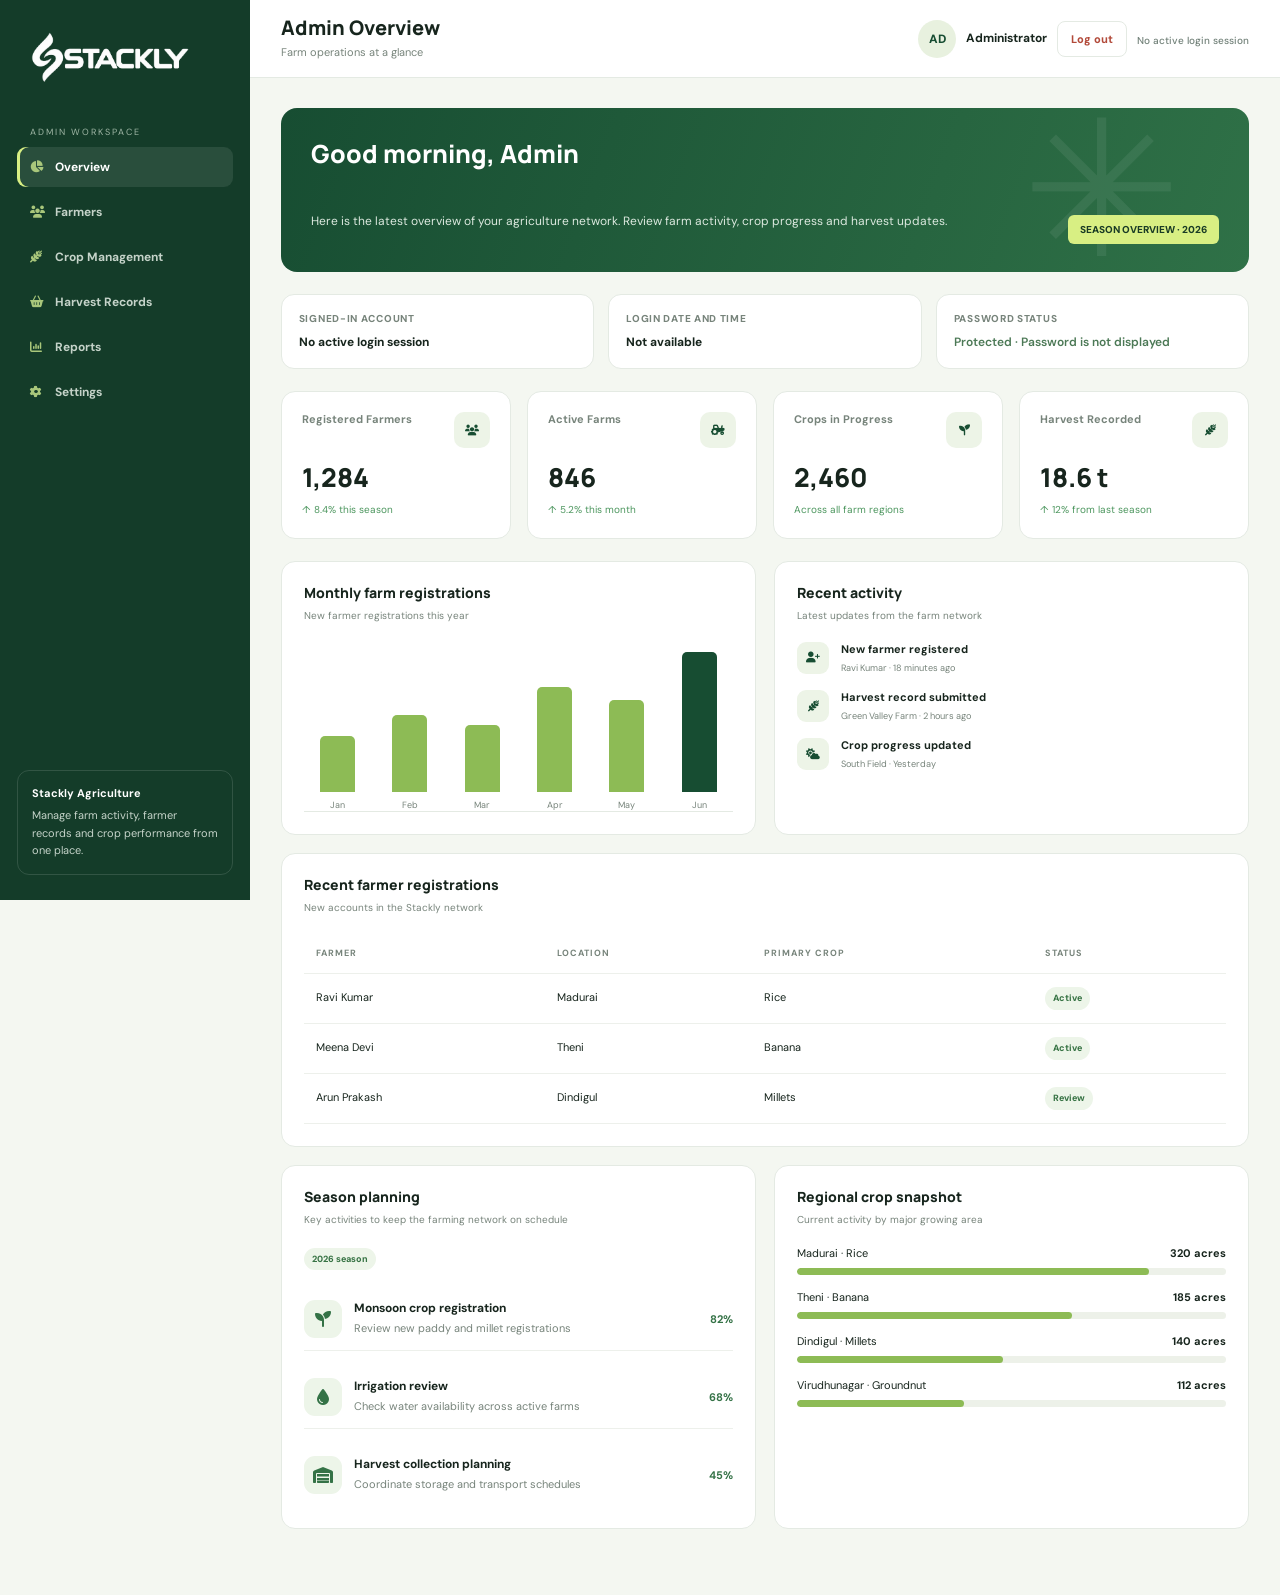
<file: admin-dashboard.html>
<!DOCTYPE html>

<html lang="en">

<head>
  <meta charset="utf-8" />
  <meta content="width=device-width,initial-scale=1" name="viewport" />
  <title>Stackly | Admin Dashboard</title>
  <link
    href="https://fonts.googleapis.com/css2?family=DM+Sans:wght@400;500;600;700;800&amp;family=Manrope:wght@700;800&amp;display=swap"
    rel="stylesheet" />
  <link href="https://cdnjs.cloudflare.com/ajax/libs/font-awesome/6.5.2/css/all.min.css" rel="stylesheet" />
  <style>
    :root {
      --forest: #174d32;
      --leaf: #8dbb55;
      --ink: #17251d;
      --muted: #77847b;
      --paper: #f4f7f1;
      --line: #e4eae3;
      --white: #fff
    }

    * {
      box-sizing: border-box
    }

    body {
      margin: 0;
      background: var(--paper);
      color: var(--ink);
      font-family: 'DM Sans', Arial, sans-serif
    }

    a {
      text-decoration: none;
      color: inherit
    }

    button {
      font: inherit;
      cursor: pointer
    }

    .layout {
      min-height: 100vh
    }

    .sidebar {
      position: fixed;
      inset: 0 auto 0 0;
      width: 250px;
      background: #143c29;
      color: #fff;
      padding: 25px 17px;
      display: flex;
      flex-direction: column;
      z-index: 5
    }

    .brand {
      font: 800 23px Manrope, sans-serif;
      padding: 5px 12px 28px;
      color: #fff
    }

    .brand i {
      color: #d8ef83;
      margin-right: 8px
    }

    .brand img {
      display: block;
      width: 168px;
      max-width: 100%;
      height: auto;
      max-height: 54px;
      object-fit: contain;
      object-position: left center
    }

    .side-caption {
      font-size: 9px;
      letter-spacing: 2px;
      color: #9fb6a5;
      padding: 14px 13px 9px
    }

    .nav {
      display: grid;
      gap: 5px
    }

    .nav button {
      border: 0;
      background: transparent;
      color: #c5d3c9;
      text-align: left;
      padding: 12px 13px;
      border-radius: 9px;
      font-size: 12px;
      font-weight: 700
    }

    .nav button i {
      width: 25px;
      color: #a9c77b
    }

    .nav button:hover,
    .nav button.active {
      background: #ffffff17;
      color: #fff
    }

    .nav button.active {
      box-shadow: inset 3px 0 #d8ef83
    }

    .side-bottom {
      margin-top: auto;
      padding: 14px;
      border: 1px solid #ffffff20;
      border-radius: 12px;
      color: #c5d3c9;
      font-size: 11px;
      line-height: 1.6
    }

    .side-bottom strong {
      color: #fff;
      display: block;
      margin-bottom: 5px
    }

    .main {
      margin-left: 250px;
      min-height: 100vh
    }

    .topbar {
      height: 78px;
      background: #fff;
      border-bottom: 1px solid var(--line);
      display: flex;
      align-items: center;
      justify-content: space-between;
      padding: 0 30px;
      position: sticky;
      top: 0;
      z-index: 4
    }

    .heading h1 {
      font: 800 20px Manrope;
      margin: 0
    }

    .heading p {
      font-size: 11px;
      color: var(--muted);
      margin: 5px 0 0
    }

    .user {
      display: flex;
      align-items: center;
      gap: 11px;
      font-size: 12px;
      font-weight: 700
    }

    .avatar {
      width: 38px;
      height: 38px;
      border-radius: 50%;
      display: grid;
      place-items: center;
      background: #e8f1df;
      color: var(--forest);
      font-weight: 800
    }

    .logout {
      border: 1px solid var(--line);
      background: #fff;
      color: #b24a3a;
      border-radius: 8px;
      padding: 10px 13px;
      font-size: 11px;
      font-weight: 800
    }

    .content {
      max-width: 1500px;
      padding: 28px;
      margin: auto
    }

    .welcome {
      background: linear-gradient(110deg, #174d32, #2f7147);
      color: #fff;
      border-radius: 16px;
      padding: 27px 30px;
      margin-bottom: 22px;
      position: relative;
      overflow: hidden
    }

    .welcome:after {
      content: '✳';
      position: absolute;
      right: 7%;
      top: -40px;
      font-size: 190px;
      color: #ffffff12
    }

    .welcome h2 {
      font: 800 25px Manrope;
      margin: 0 0 8px;
      position: relative;
      z-index: 1
    }

    .welcome p {
      font-size: 12px;
      color: #dce9df;
      margin: 0;
      position: relative;
      z-index: 1;
      line-height: 1.7
    }

    .tag {
      display: inline-block;
      margin-top: 16px;
      background: #d8ef83;
      color: #193b25;
      padding: 8px 12px;
      border-radius: 6px;
      font-size: 10px;
      font-weight: 800;
      position: relative;
      z-index: 1
    }

    .stats {
      display: grid;
      grid-template-columns: repeat(4, minmax(0, 1fr));
      gap: 15px;
      margin-bottom: 20px
    }

    .stat,
    .panel {
      background: #fff;
      border: 1px solid var(--line);
      border-radius: 13px;
      padding: 19px
    }

    .stat-top {
      display: flex;
      justify-content: space-between;
      color: var(--muted);
      font-size: 11px;
      font-weight: 700
    }

    .stat-icon {
      width: 36px;
      height: 36px;
      border-radius: 10px;
      background: #edf4e7;
      color: var(--forest);
      display: grid;
      place-items: center
    }

    .stat h3 {
      font: 800 26px Manrope;
      margin: 15px 0 4px
    }

    .stat small {
      color: #4c965e;
      font-size: 10px
    }

    .grid2 {
      display: grid;
      grid-template-columns: 1.35fr 1fr;
      gap: 17px;
      margin-bottom: 18px
    }

    .panel h3 {
      font: 800 14px Manrope;
      margin: 0 0 5px
    }

    .panel .desc {
      font-size: 10px;
      color: var(--muted);
      margin: 0 0 18px
    }

    .bars {
      height: 170px;
      display: flex;
      align-items: end;
      gap: 13px;
      border-bottom: 1px solid var(--line);
      padding: 10px 4px 0
    }

    .barcol {
      flex: 1;
      height: 100%;
      display: flex;
      align-items: center;
      justify-content: end;
      flex-direction: column;
      gap: 7px
    }

    .bar {
      width: 70%;
      max-width: 35px;
      background: #8dbb55;
      border-radius: 5px 5px 0 0;
      min-height: 6px
    }

    .bar.dark {
      background: #174d32
    }

    .barcol small {
      font-size: 9px;
      color: var(--muted)
    }

    .activity {
      display: grid;
      gap: 15px
    }

    .activity-row {
      display: flex;
      gap: 11px;
      align-items: flex-start;
      font-size: 11px
    }

    .activity-icon {
      width: 32px;
      height: 32px;
      display: grid;
      place-items: center;
      border-radius: 9px;
      background: #edf4e7;
      color: var(--forest);
      flex-shrink: 0
    }

    .activity-row p {
      margin: 0;
      line-height: 1.5
    }

    .activity-row small {
      display: block;
      color: var(--muted);
      margin-top: 4px
    }

    .table-wrap {
      overflow: auto
    }

    table {
      width: 100%;
      border-collapse: collapse;
      font-size: 11px;
      min-width: 500px
    }

    th,
    td {
      text-align: left;
      padding: 13px 10px;
      border-bottom: 1px solid #edf0eb
    }

    th {
      font-size: 9px;
      color: var(--muted);
      letter-spacing: 1px;
      text-transform: uppercase
    }

    .pill {
      display: inline-block;
      padding: 5px 8px;
      border-radius: 20px;
      background: #edf5e9;
      color: #377344;
      font-size: 9px;
      font-weight: 800
    }

    .section {
      display: none
    }

    .section.active {
      display: block
    }

    .menu-toggle {
      display: none;
      border: 1px solid var(--line);
      background: white;
      border-radius: 8px;
      padding: 9px
    }

    @media(max-width:1050px) {
      .stats {
        grid-template-columns: repeat(2, 1fr)
      }

      .grid2 {
        grid-template-columns: 1fr
      }
    }

    @media(max-width:760px) {
      .sidebar {
        transform: translateX(-100%);
        transition: .25s
      }

      .sidebar.open {
        transform: translateX(0)
      }

      .main {
        margin-left: 0
      }

      .menu-toggle {
        display: inline-block
      }

      .topbar {
        padding: 0 15px
      }

      .content {
        padding: 18px 14px
      }

      .user span {
        display: none
      }

      .welcome {
        padding: 23px
      }

      .welcome h2 {
        font-size: 21px
      }
    }

    @media(max-width:440px) {
      .stats {
        grid-template-columns: 1fr 1fr;
        gap: 9px
      }

      .stat {
        padding: 14px
      }

      .stat h3 {
        font-size: 22px
      }

      .logout {
        padding: 9px
      }

      .heading h1 {
        font-size: 16px
      }
    }

    .session-panel {
      display: grid;
      grid-template-columns: repeat(3, minmax(0, 1fr));
      gap: 12px;
      margin: 0 0 20px
    }

    .session-item {
      background: #fff;
      border: 1px solid #e4eae3;
      border-radius: 12px;
      padding: 15px 17px;
      min-width: 0
    }

    .session-item small {
      display: block;
      color: #77847b;
      font-size: 10px;
      font-weight: 800;
      letter-spacing: .7px;
      text-transform: uppercase;
      margin-bottom: 8px
    }

    .session-item strong {
      display: block;
      color: #17251d;
      font-size: 12px;
      overflow-wrap: anywhere
    }

    .session-item .safe-note {
      font-weight: 600;
      color: #4c7956
    }

    @media(max-width:650px) {
      .session-panel {
        grid-template-columns: 1fr
      }
    }

    /* Dashboard alignment and responsive polish */
    .content {
      width: 100%;
      max-width: 1600px;
      margin: 0 auto;
      padding: 30px clamp(16px, 2.4vw, 36px) 48px;
    }

    .topbar {
      min-height: 78px;
      height: auto;
      gap: 16px;
      padding: 14px clamp(16px, 2.4vw, 34px);
    }

    .heading {
      min-width: 0
    }

    .heading h1 {
      line-height: 1.2;
      overflow-wrap: anywhere
    }

    .heading p {
      line-height: 1.45
    }

    .user {
      min-width: 0;
      max-width: min(38vw, 340px);
      gap: 10px
    }

    .user span {
      min-width: 0;
      overflow-wrap: anywhere;
      line-height: 1.35
    }

    .user-email {
      display: block !important;
      font-size: 10px !important;
      font-weight: 500 !important;
      color: #718078 !important;
      margin-top: 3px;
      max-width: 230px;
      overflow-wrap: anywhere
    }

    .stats {
      align-items: stretch;
      gap: 16px;
      margin: 22px 0
    }

    .stat {
      min-width: 0;
      padding: 20px;
      border-radius: 14px
    }

    .stat h3 {
      line-height: 1.15;
      overflow-wrap: anywhere
    }

    .stat small {
      line-height: 1.5
    }

    .grid2 {
      display: grid;
      grid-template-columns: repeat(2, minmax(0, 1fr));
      gap: 18px;
      align-items: stretch;
      margin: 18px 0
    }

    .panel {
      min-width: 0;
      padding: 22px;
      border-radius: 14px;
      overflow: hidden
    }

    .panel h3 {
      line-height: 1.35
    }

    .desc {
      line-height: 1.6;
      max-width: 100%
    }

    .table-wrap {
      width: 100%;
      overflow-x: auto
    }

    .table-wrap table {
      width: 100%;
      min-width: 580px;
      border-collapse: collapse
    }

    .table-wrap th,
    .table-wrap td {
      padding: 13px 12px;
      text-align: left;
      vertical-align: middle;
      white-space: normal;
      line-height: 1.45
    }

    .activity-row {
      align-items: flex-start;
      gap: 12px
    }

    .activity-row p {
      min-width: 0;
      line-height: 1.45
    }

    .session-panel {
      grid-template-columns: repeat(3, minmax(0, 1fr));
      gap: 14px;
      margin: 18px 0 22px
    }

    .session-item {
      min-width: 0;
      padding: 17px;
      border-radius: 13px
    }

    .session-item strong {
      line-height: 1.5;
      overflow-wrap: anywhere
    }

    .welcome {
      display: flex;
      align-items: center;
      justify-content: space-between;
      gap: 20px;
      flex-wrap: wrap;
      padding: 28px 30px;
      border-radius: 16px
    }

    .welcome>div {
      min-width: 0;
      flex: 1
    }

    .extra-dashboard-grid {
      margin-top: 18px
    }

    .planning-list,
    .resource-list,
    .calendar-list,
    .region-list {
      display: grid;
      gap: 15px;
      margin-top: 18px
    }

    .planning-row,
    .resource-list>div,
    .calendar-list>div {
      display: flex;
      align-items: center;
      gap: 12px;
      min-width: 0;
      padding: 12px 0;
      border-bottom: 1px solid #edf0eb
    }

    .planning-row:last-child,
    .resource-list>div:last-child,
    .calendar-list>div:last-child {
      border-bottom: 0
    }

    .planning-row>div,
    .resource-list>div>div,
    .calendar-list p {
      flex: 1;
      min-width: 0
    }

    .planning-row b,
    .resource-list b,
    .calendar-list b {
      display: block;
      font-size: 12px;
      line-height: 1.4
    }

    .planning-row small,
    .resource-list small,
    .calendar-list small {
      display: block;
      margin-top: 4px;
      color: #77847b;
      font-size: 11px;
      line-height: 1.45
    }

    .plan-icon,
    .resource-icon {
      width: 38px;
      height: 38px;
      flex: 0 0 38px;
      display: grid;
      place-items: center;
      border-radius: 11px;
      background: #edf5e9;
      color: #347246
    }

    .planning-row>strong,
    .resource-list>div>strong {
      font-size: 11px;
      color: #347246;
      white-space: nowrap
    }

    .region-list>div {
      display: grid;
      grid-template-columns: minmax(0, 1fr) auto;
      gap: 8px;
      font-size: 11px;
      align-items: center
    }

    .region-list>div>b {
      font-size: 11px
    }

    .region-list i {
      grid-column: 1/-1;
      height: 7px;
      border-radius: 20px;
      background: #edf1e9;
      overflow: hidden
    }

    .region-list em {
      display: block;
      height: 100%;
      background: #8dbb55;
      border-radius: 20px
    }

    .calendar-list time {
      flex: 0 0 58px;
      padding: 8px 5px;
      text-align: center;
      border-radius: 8px;
      background: #edf5e9;
      color: #347246;
      font-size: 10px;
      font-weight: 800
    }

    .tip-grid {
      display: grid;
      grid-template-columns: repeat(3, minmax(0, 1fr));
      gap: 14px
    }

    .tip-grid>div {
      padding: 16px;
      border-radius: 11px;
      background: #f5f8f2
    }

    .tip-grid b {
      font-size: 12px
    }

    .tip-grid p {
      margin-top: 7px;
      color: #718078;
      font-size: 11px;
      line-height: 1.6
    }

    @media(max-width:1050px) {
      .grid2 {
        grid-template-columns: 1fr
      }

      .tip-grid {
        grid-template-columns: 1fr 1fr
      }
    }

    @media(max-width:760px) {
      .content {
        padding: 18px 14px 36px
      }

      .topbar {
        padding: 12px 14px;
        min-height: 70px
      }

      .user {
        max-width: 44vw
      }

      .user-email {
        max-width: 38vw;
        font-size: 9px !important
      }

      .user span {
        display: block !important
      }

      .welcome {
        padding: 22px
      }

      .session-panel {
        grid-template-columns: 1fr
      }

      .stats {
        gap: 10px
      }

      .panel {
        padding: 17px
      }

      .tip-grid {
        grid-template-columns: 1fr
      }
    }

    @media(max-width:480px) {
      .topbar {
        gap: 8px
      }

      .heading h1 {
        font-size: 15px
      }

      .heading p {
        font-size: 10px
      }

      .user {
        display: none
      }

      .logout {
        font-size: 10px;
        padding: 8px 10px
      }

      .stats {
        grid-template-columns: repeat(2, minmax(0, 1fr))
      }

      .stat {
        padding: 13px
      }

      .stat h3 {
        font-size: 20px
      }

      .session-item {
        padding: 14px
      }

      .welcome h2 {
        font-size: 20px
      }

      .panel {
        padding: 15px
      }

      .planning-row {
        align-items: flex-start
      }

      .planning-row>strong {
        font-size: 10px
      }
    }

    .section-intro { display:flex; align-items:flex-start; justify-content:space-between; gap:16px; flex-wrap:wrap; margin-bottom:18px; }
    .section-intro h2 { font:800 19px Manrope,sans-serif; margin:0 0 6px; }
    .section-intro p { color:var(--muted); font-size:11px; line-height:1.6; margin:0; }
    .section-actions { display:flex; gap:9px; flex-wrap:wrap; }
    .action-link { display:inline-flex; align-items:center; justify-content:center; gap:8px; padding:10px 13px; border-radius:8px; background:var(--forest); color:#fff !important; font-size:10px; font-weight:800; text-decoration:none; }
    .action-link.secondary { background:#edf4e7; color:var(--forest) !important; border:1px solid #dce8d5; }
    .mini-cards { display:grid; grid-template-columns:repeat(3,minmax(0,1fr)); gap:13px; margin:0 0 18px; }
    .mini-card { padding:16px; border:1px solid var(--line); border-radius:12px; background:#fff; }
    .mini-card small { display:block; color:var(--muted); font-size:10px; font-weight:700; }
    .mini-card strong { display:block; margin-top:8px; font:800 22px Manrope,sans-serif; }
    .mini-card span { display:block; margin-top:5px; color:#4c965e; font-size:10px; }
    .settings-list { display:grid; gap:12px; }
    .settings-row { display:flex; justify-content:space-between; align-items:center; gap:14px; padding:14px 0; border-bottom:1px solid #edf0eb; }
    .settings-row:last-child { border-bottom:0; }
    .settings-row b { display:block; font-size:12px; }
    .settings-row small { display:block; margin-top:4px; color:var(--muted); font-size:10px; line-height:1.5; }
    @media(max-width:650px) { .mini-cards { grid-template-columns:1fr; } .section-actions { width:100%; } .action-link { flex:1; } }


    /* Mobile topbar: keep profile and logout accessible on every screen size */
    @media (max-width: 760px) {
      .topbar {
        display: flex;
        flex-wrap: wrap;
        align-items: center;
        justify-content: space-between;
        row-gap: 10px;
        min-height: auto;
        padding: 12px 14px;
      }
      .topbar > div:first-child {
        flex: 1 1 100%;
        min-width: 0;
      }
      .topbar > .user {
        display: flex !important;
        flex: 1 1 100%;
        width: 100%;
        max-width: 100%;
        justify-content: flex-start;
        flex-wrap: wrap;
        gap: 8px;
        padding-top: 9px;
        border-top: 1px solid var(--line);
      }
      .topbar > .user .avatar {
        width: 34px;
        height: 34px;
        flex: 0 0 34px;
      }
      .topbar > .user span {
        display: block !important;
        flex: 1 1 120px;
        min-width: 0;
        font-size: 11px;
      }
      .topbar > .user .user-email {
        display: block !important;
        flex: 1 1 100%;
        max-width: 100%;
        margin-left: 42px;
        font-size: 10px !important;
      }
      .topbar > .user .logout {
        display: inline-flex !important;
        align-items: center;
        justify-content: center;
        margin-left: auto;
        min-height: 36px;
        white-space: nowrap;
      }
    }
    @media (max-width: 480px) {
      .topbar { gap: 10px; }
      .topbar > .user { display: flex !important; }
      .topbar > .user span { display: block !important; }
      .topbar > .user .user-email { display: block !important; }
      .topbar > .user .logout { display: inline-flex !important; }
    }

  </style>
</head>

<body>
  <div class="layout">
    <aside class="sidebar" id="sidebar"><a aria-label="Stackly Agriculture home" class="brand" href="index.html"><img
          alt="Stackly Agriculture logo" src="images/logo-white.webp" /></a>
      <div class="side-caption">ADMIN WORKSPACE</div>
      <nav class="nav"><button class="active" data-section="overview"><i
            class="fa-solid fa-chart-pie"></i>Overview</button><button data-section="farmers"><i
            class="fa-solid fa-users"></i>Farmers</button><button data-section="crops"><i
            class="fa-solid fa-wheat-awn"></i>Crop Management</button><button data-section="harvest"><i
            class="fa-solid fa-basket-shopping"></i>Harvest Records</button><button data-section="reports"><i
            class="fa-solid fa-chart-column"></i>Reports</button><button data-section="settings"><i
            class="fa-solid fa-gear"></i>Settings</button></nav>
      <div class="side-bottom"><strong>Stackly Agriculture</strong>Manage farm activity, farmer records and crop
        performance from one place.</div>
    </aside>
    <main class="main">
      <header class="topbar">
        <div style="display:flex;align-items:center;gap:12px"><button class="menu-toggle" id="menu"><i
              class="fa-solid fa-bars"></i></button>
          <div class="heading">
            <h1 id="pageTitle">Admin Overview</h1>
            <p>Farm operations at a glance</p>
          </div>
        </div>
        <div class="user">
          <div class="avatar" id="avatar">AD</div><span id="userName">Administrator</span><button class="logout"
            onclick="logout()">Log out</button><small class="user-email" id="headerEmail">Signed-in email</small>
        </div>
      </header>
      <div class="content">
        <section class="section active" id="overview">
          <div class="welcome">
            <h2>Good morning, Admin</h2>
            <p>Here is the latest overview of your agriculture network. Review farm activity, crop progress and harvest
              updates.</p><span class="tag">SEASON OVERVIEW · 2026</span>
          </div>
          <div aria-label="Account session details" class="session-panel">
            <div class="session-item"><small>Signed-in account</small><strong id="sessionEmail">Not available</strong>
            </div>
            <div class="session-item"><small>Login date and time</small><strong id="sessionLoginTime">Not
                available</strong></div>
            <div class="session-item"><small>Password status</small><strong class="safe-note">Protected · Password is
                not displayed</strong></div>
          </div>
          <div class="stats">
            <article class="stat">
              <div class="stat-top">Registered Farmers <span class="stat-icon"><i class="fa-solid fa-users"></i></span>
              </div>
              <h3>1,284</h3><small>↑ 8.4% this season</small>
            </article>
            <article class="stat">
              <div class="stat-top">Active Farms <span class="stat-icon"><i class="fa-solid fa-tractor"></i></span>
              </div>
              <h3>846</h3><small>↑ 5.2% this month</small>
            </article>
            <article class="stat">
              <div class="stat-top">Crops in Progress <span class="stat-icon"><i
                    class="fa-solid fa-seedling"></i></span></div>
              <h3>2,460</h3><small>Across all farm regions</small>
            </article>
            <article class="stat">
              <div class="stat-top">Harvest Recorded <span class="stat-icon"><i
                    class="fa-solid fa-wheat-awn"></i></span></div>
              <h3>18.6 t</h3><small>↑ 12% from last season</small>
            </article>
          </div>
          <div class="grid2">
            <article class="panel">
              <h3>Monthly farm registrations</h3>
              <p class="desc">New farmer registrations this year</p>
              <div class="bars">
                <div class="barcol">
                  <div class="bar" style="height:35%"></div><small>Jan</small>
                </div>
                <div class="barcol">
                  <div class="bar" style="height:48%"></div><small>Feb</small>
                </div>
                <div class="barcol">
                  <div class="bar" style="height:42%"></div><small>Mar</small>
                </div>
                <div class="barcol">
                  <div class="bar" style="height:66%"></div><small>Apr</small>
                </div>
                <div class="barcol">
                  <div class="bar" style="height:58%"></div><small>May</small>
                </div>
                <div class="barcol">
                  <div class="bar dark" style="height:88%"></div><small>Jun</small>
                </div>
              </div>
            </article>
            <article class="panel">
              <h3>Recent activity</h3>
              <p class="desc">Latest updates from the farm network</p>
              <div class="activity">
                <div class="activity-row"><span class="activity-icon"><i class="fa-solid fa-user-plus"></i></span>
                  <p><b>New farmer registered</b><small>Ravi Kumar · 18 minutes ago</small></p>
                </div>
                <div class="activity-row"><span class="activity-icon"><i class="fa-solid fa-wheat-awn"></i></span>
                  <p><b>Harvest record submitted</b><small>Green Valley Farm · 2 hours ago</small></p>
                </div>
                <div class="activity-row"><span class="activity-icon"><i class="fa-solid fa-cloud-sun"></i></span>
                  <p><b>Crop progress updated</b><small>South Field · Yesterday</small></p>
                </div>
              </div>
            </article>
          </div>
          <article class="panel">
            <h3>Recent farmer registrations</h3>
            <p class="desc">New accounts in the Stackly network</p>
            <div class="table-wrap">
              <table>
                <thead>
                  <tr>
                    <th>Farmer</th>
                    <th>Location</th>
                    <th>Primary crop</th>
                    <th>Status</th>
                  </tr>
                </thead>
                <tbody>
                  <tr>
                    <td>Ravi Kumar</td>
                    <td>Madurai</td>
                    <td>Rice</td>
                    <td><span class="pill">Active</span></td>
                  </tr>
                  <tr>
                    <td>Meena Devi</td>
                    <td>Theni</td>
                    <td>Banana</td>
                    <td><span class="pill">Active</span></td>
                  </tr>
                  <tr>
                    <td>Arun Prakash</td>
                    <td>Dindigul</td>
                    <td>Millets</td>
                    <td><span class="pill">Review</span></td>
                  </tr>
                </tbody>
              </table>
            </div>
          </article>
          <div class="grid2 extra-dashboard-grid">
            <article class="panel">
              <div class="panel-heading">
                <div>
                  <h3>Season planning</h3>
                  <p class="desc">Key activities to keep the farming network on schedule</p>
                </div><span class="pill">2026 season</span>
              </div>
              <div class="planning-list">
                <div class="planning-row"><span class="plan-icon"><i class="fa-solid fa-seedling"></i></span>
                  <div><b>Monsoon crop registration</b><small>Review new paddy and millet registrations</small></div>
                  <strong>82%</strong>
                </div>
                <div class="planning-row"><span class="plan-icon"><i class="fa-solid fa-droplet"></i></span>
                  <div><b>Irrigation review</b><small>Check water availability across active farms</small></div>
                  <strong>68%</strong>
                </div>
                <div class="planning-row"><span class="plan-icon"><i class="fa-solid fa-warehouse"></i></span>
                  <div><b>Harvest collection planning</b><small>Coordinate storage and transport schedules</small></div>
                  <strong>45%</strong>
                </div>
              </div>
            </article>
            <article class="panel">
              <div class="panel-heading">
                <div>
                  <h3>Regional crop snapshot</h3>
                  <p class="desc">Current activity by major growing area</p>
                </div>
              </div>
              <div class="region-list">
                <div><span>Madurai · Rice</span><b>320 acres</b><i><em style="width:82%"></em></i></div>
                <div><span>Theni · Banana</span><b>185 acres</b><i><em style="width:64%"></em></i></div>
                <div><span>Dindigul · Millets</span><b>140 acres</b><i><em style="width:48%"></em></i></div>
                <div><span>Virudhunagar · Groundnut</span><b>112 acres</b><i><em style="width:39%"></em></i></div>
              </div>
            </article>
          </div>
        </section>
        <section class="section" id="farmers">

          <div class="section-intro">
            <div><h2>Farmer Management</h2><p>Review farmer profiles, farm locations, crop preferences and account activity across the Stackly network.</p></div>
            <div class="section-actions"><a class="action-link" href="404.html"><i class="fa-solid fa-user-plus"></i> Add Farmer</a><a class="action-link secondary" href="404.html"><i class="fa-solid fa-file-export"></i> Export Directory</a></div>
          </div>
          <div class="mini-cards">
            <div class="mini-card"><small>Total registered farmers</small><strong>1,284</strong><span>8.4% growth this season</span></div>
            <div class="mini-card"><small>Active farmer accounts</small><strong>1,146</strong><span>89% of registered farmers</span></div>
            <div class="mini-card"><small>Profiles awaiting review</small><strong>38</strong><span>Require admin attention</span></div>
          </div>
          <article class="panel">
            <h3>Farmer directory</h3><p class="desc">Farmer contact and farm information. Sample records for dashboard demonstration.</p>
            <div class="table-wrap"><table>
              <thead><tr><th>Farmer ID</th><th>Name</th><th>Location</th><th>Farm size</th><th>Main crop</th><th>Last activity</th><th>Status</th><th>Action</th></tr></thead>
              <tbody>
                <tr><td>FMR-1024</td><td>Ravi Kumar</td><td>Madurai</td><td>4.5 acres</td><td>Rice</td><td>Today</td><td><span class="pill">Active</span></td><td><a class="action-link secondary" href="404.html">View</a></td></tr>
                <tr><td>FMR-1025</td><td>Meena Devi</td><td>Theni</td><td>2 acres</td><td>Banana</td><td>Yesterday</td><td><span class="pill">Active</span></td><td><a class="action-link secondary" href="404.html">View</a></td></tr>
                <tr><td>FMR-1026</td><td>Arun Prakash</td><td>Dindigul</td><td>6 acres</td><td>Millets</td><td>08 Nov 2026</td><td><span class="pill">Review</span></td><td><a class="action-link secondary" href="404.html">Review</a></td></tr>
                <tr><td>FMR-1027</td><td>Kavitha Selvam</td><td>Salem</td><td>3.2 acres</td><td>Tapioca</td><td>07 Nov 2026</td><td><span class="pill">Active</span></td><td><a class="action-link secondary" href="404.html">View</a></td></tr>
                <tr><td>FMR-1028</td><td>Muthuvel</td><td>Virudhunagar</td><td>5 acres</td><td>Groundnut</td><td>06 Nov 2026</td><td><span class="pill">Active</span></td><td><a class="action-link secondary" href="404.html">View</a></td></tr>
              </tbody>
            </table></div>
          </article>
          <div class="grid2 extra-dashboard-grid">
            <article class="panel"><h3>Farmer onboarding</h3><p class="desc">Typical stages in the registration process</p>
              <div class="planning-list">
                <div class="planning-row"><span class="plan-icon"><i class="fa-solid fa-id-card"></i></span><div><b>Profile submitted</b><small>Identity and contact details received</small></div><strong>1,284</strong></div>
                <div class="planning-row"><span class="plan-icon"><i class="fa-solid fa-clipboard-check"></i></span><div><b>Documents verified</b><small>Farm ownership and supporting details reviewed</small></div><strong>1,246</strong></div>
                <div class="planning-row"><span class="plan-icon"><i class="fa-solid fa-circle-check"></i></span><div><b>Account activated</b><small>Farmer access enabled</small></div><strong>1,146</strong></div>
              </div>
            </article>
            <article class="panel"><h3>Regional coverage</h3><p class="desc">Farmer distribution by selected districts</p>
              <div class="region-list"><div><span>Madurai</span><b>320 farmers</b><i><em style="width:82%"></em></i></div><div><span>Theni</span><b>185 farmers</b><i><em style="width:64%"></em></i></div><div><span>Dindigul</span><b>140 farmers</b><i><em style="width:48%"></em></i></div><div><span>Salem</span><b>112 farmers</b><i><em style="width:39%"></em></i></div></div>
            </article>
          </div>

        </section>
        <section class="section" id="crops">

          <div class="section-intro">
            <div><h2>Crop Management</h2><p>Track crop types, growing seasons, field area, irrigation status and crop health across registered farms.</p></div>
            <div class="section-actions"><a class="action-link" href="404.html"><i class="fa-solid fa-plus"></i> Add Crop Record</a><a class="action-link secondary" href="404.html"><i class="fa-solid fa-calendar-days"></i> Crop Calendar</a></div>
          </div>
          <div class="mini-cards">
            <div class="mini-card"><small>Active crop cycles</small><strong>2,460</strong><span>Across all registered regions</span></div>
            <div class="mini-card"><small>Area under cultivation</small><strong>1,842 ac</strong><span>Reported by participating farms</span></div>
            <div class="mini-card"><small>Fields needing review</small><strong>26</strong><span>Check crop health and water status</span></div>
          </div>
          <article class="panel">
            <h3>Crop cycle register</h3><p class="desc">Current crop schedules and field progress. Sample records for demonstration.</p>
            <div class="table-wrap"><table>
              <thead><tr><th>Crop ID</th><th>Crop</th><th>Region</th><th>Season</th><th>Area</th><th>Growth stage</th><th>Irrigation</th><th>Status</th><th>Action</th></tr></thead>
              <tbody>
                <tr><td>CRP-2101</td><td>Rice</td><td>Madurai</td><td>Monsoon</td><td>320 acres</td><td>Flowering</td><td>Scheduled</td><td><span class="pill">On track</span></td><td><a class="action-link secondary" href="404.html">Details</a></td></tr>
                <tr><td>CRP-2102</td><td>Banana</td><td>Theni</td><td>Year-round</td><td>185 acres</td><td>Fruit development</td><td>Active</td><td><span class="pill">On track</span></td><td><a class="action-link secondary" href="404.html">Details</a></td></tr>
                <tr><td>CRP-2103</td><td>Groundnut</td><td>Virudhunagar</td><td>Summer</td><td>112 acres</td><td>Vegetative</td><td>Review</td><td><span class="pill">Monitor</span></td><td><a class="action-link secondary" href="404.html">Review</a></td></tr>
                <tr><td>CRP-2104</td><td>Tapioca</td><td>Salem</td><td>Regional</td><td>96 acres</td><td>Root development</td><td>Scheduled</td><td><span class="pill">On track</span></td><td><a class="action-link secondary" href="404.html">Details</a></td></tr>
                <tr><td>CRP-2105</td><td>Millets</td><td>Dindigul</td><td>Monsoon</td><td>140 acres</td><td>Seedling</td><td>Review</td><td><span class="pill">Monitor</span></td><td><a class="action-link secondary" href="404.html">Review</a></td></tr>
              </tbody>
            </table></div>
          </article>
          <div class="grid2 extra-dashboard-grid">
            <article class="panel"><h3>Crop health checklist</h3><p class="desc">Routine monitoring areas for field teams</p><div class="tip-grid"><div><b><i class="fa-solid fa-leaf"></i> Pest inspection</b><p>Record visible pest activity and schedule field checks where required.</p></div><div><b><i class="fa-solid fa-droplet"></i> Soil moisture</b><p>Review water availability and irrigation schedules for active plots.</p></div><div><b><i class="fa-solid fa-seedling"></i> Growth progress</b><p>Update crop stage observations and expected harvest windows.</p></div></div></article>
            <article class="panel"><h3>Seasonal priorities</h3><p class="desc">Activities to review during the current crop cycle</p><div class="planning-list"><div class="planning-row"><span class="plan-icon"><i class="fa-solid fa-cloud-rain"></i></span><div><b>Weather readiness</b><small>Check local rainfall and drainage preparation</small></div><strong>High</strong></div><div class="planning-row"><span class="plan-icon"><i class="fa-solid fa-flask"></i></span><div><b>Soil testing</b><small>Review pending soil sample records</small></div><strong>Medium</strong></div><div class="planning-row"><span class="plan-icon"><i class="fa-solid fa-truck"></i></span><div><b>Input availability</b><small>Coordinate seed and fertilizer requirements</small></div><strong>Medium</strong></div></div></article>
          </div>

        </section>
        <section class="section" id="harvest">

          <div class="section-intro">
            <div><h2>Harvest Records</h2><p>Review submitted harvest quantities, quality checks, collection dates and storage readiness.</p></div>
            <div class="section-actions"><a class="action-link" href="404.html"><i class="fa-solid fa-plus"></i> Add Harvest Entry</a><a class="action-link secondary" href="404.html"><i class="fa-solid fa-file-arrow-down"></i> Export Records</a></div>
          </div>
          <div class="mini-cards">
            <div class="mini-card"><small>Total harvest recorded</small><strong>18.6 t</strong><span>Current season sample total</span></div>
            <div class="mini-card"><small>Verified submissions</small><strong>42</strong><span>Quality checks completed</span></div>
            <div class="mini-card"><small>Pending verification</small><strong>7</strong><span>Awaiting review by admin</span></div>
          </div>
          <article class="panel">
            <h3>Harvest collection register</h3><p class="desc">Harvest records submitted by participating farms. Sample records for demonstration.</p>
            <div class="table-wrap"><table>
              <thead><tr><th>Record ID</th><th>Farm</th><th>District</th><th>Crop</th><th>Quantity</th><th>Harvest date</th><th>Quality</th><th>Status</th><th>Action</th></tr></thead>
              <tbody>
                <tr><td>HRV-501</td><td>Green Valley Farm</td><td>Madurai</td><td>Rice</td><td>2.4 tonnes</td><td>10 Nov 2026</td><td>Grade A</td><td><span class="pill">Verified</span></td><td><a class="action-link secondary" href="404.html">View</a></td></tr>
                <tr><td>HRV-502</td><td>Sunrise Fields</td><td>Theni</td><td>Banana</td><td>850 kg</td><td>08 Nov 2026</td><td>Pending</td><td><span class="pill">Pending</span></td><td><a class="action-link secondary" href="404.html">Review</a></td></tr>
                <tr><td>HRV-503</td><td>Hillview Farm</td><td>Salem</td><td>Tapioca</td><td>1.2 tonnes</td><td>06 Nov 2026</td><td>Grade A</td><td><span class="pill">Verified</span></td><td><a class="action-link secondary" href="404.html">View</a></td></tr>
                <tr><td>HRV-504</td><td>Southern Fields</td><td>Dindigul</td><td>Millets</td><td>640 kg</td><td>05 Nov 2026</td><td>Pending</td><td><span class="pill">Pending</span></td><td><a class="action-link secondary" href="404.html">Review</a></td></tr>
              </tbody>
            </table></div>
          </article>
          <div class="grid2 extra-dashboard-grid">
            <article class="panel"><h3>Post-harvest checklist</h3><p class="desc">Key handling steps for safe produce storage</p><div class="planning-list"><div class="planning-row"><span class="plan-icon"><i class="fa-solid fa-scale-balanced"></i></span><div><b>Weighing and entry</b><small>Confirm quantity and measurement unit</small></div><strong>Done</strong></div><div class="planning-row"><span class="plan-icon"><i class="fa-solid fa-magnifying-glass"></i></span><div><b>Quality inspection</b><small>Record grade, moisture and visible damage</small></div><strong>Review</strong></div><div class="planning-row"><span class="plan-icon"><i class="fa-solid fa-warehouse"></i></span><div><b>Storage allocation</b><small>Confirm suitable storage and collection schedule</small></div><strong>Pending</strong></div></div></article>
            <article class="panel"><h3>Harvest by crop</h3><p class="desc">Illustrative distribution of recorded produce</p><div class="region-list"><div><span>Rice</span><b>8.2 tonnes</b><i><em style="width:88%"></em></i></div><div><span>Banana</span><b>4.1 tonnes</b><i><em style="width:62%"></em></i></div><div><span>Tapioca</span><b>3.5 tonnes</b><i><em style="width:53%"></em></i></div><div><span>Millets</span><b>2.8 tonnes</b><i><em style="width:42%"></em></i></div></div></article>
          </div>

        </section>
        <section class="section" id="reports">

          <div class="section-intro">
            <div><h2>Reports &amp; Analytics</h2><p>Explore seasonal productivity, crop performance, water usage and regional activity summaries.</p></div>
            <div class="section-actions"><a class="action-link" href="404.html"><i class="fa-solid fa-file-pdf"></i> Generate Report</a><a class="action-link secondary" href="404.html"><i class="fa-solid fa-chart-line"></i> View Analytics</a></div>
          </div>
          <div class="stats">
            <div class="stat"><div class="stat-top">Average yield <span class="stat-icon"><i class="fa-solid fa-wheat-awn"></i></span></div><h3>3.8 t/ha</h3><small>Across recorded crop samples</small></div>
            <div class="stat"><div class="stat-top">Crop success <span class="stat-icon"><i class="fa-solid fa-seedling"></i></span></div><h3>92%</h3><small>Current season sample figure</small></div>
            <div class="stat"><div class="stat-top">Water usage <span class="stat-icon"><i class="fa-solid fa-droplet"></i></span></div><h3>−8%</h3><small>Compared with prior period</small></div>
            <div class="stat"><div class="stat-top">Active regions <span class="stat-icon"><i class="fa-solid fa-map-location-dot"></i></span></div><h3>12</h3><small>Regions represented</small></div>
          </div>
          <div class="grid2">
            <article class="panel"><h3>Season performance summary</h3><p class="desc">Key indicators for the current sample reporting period</p><div class="region-list"><div><span>Farmer registration target</span><b>84%</b><i><em style="width:84%"></em></i></div><div><span>Crop monitoring completion</span><b>76%</b><i><em style="width:76%"></em></i></div><div><span>Harvest verification</span><b>88%</b><i><em style="width:88%"></em></i></div><div><span>Water review completion</span><b>68%</b><i><em style="width:68%"></em></i></div></div></article>
            <article class="panel"><h3>Report categories</h3><p class="desc">Choose a report type to open its placeholder page</p><div class="resource-list"><div><span class="resource-icon"><i class="fa-solid fa-users"></i></span><div><b>Farmer activity report</b><small>Registration, district and account status</small></div><a class="action-link secondary" href="404.html">Open</a></div><div><span class="resource-icon"><i class="fa-solid fa-leaf"></i></span><div><b>Crop performance report</b><small>Crop cycles, growth stages and field area</small></div><a class="action-link secondary" href="404.html">Open</a></div><div><span class="resource-icon"><i class="fa-solid fa-boxes-stacked"></i></span><div><b>Harvest summary report</b><small>Yield, quality and collection status</small></div><a class="action-link secondary" href="404.html">Open</a></div></div></article>
          </div>
          <article class="panel"><h3>Recent report activity</h3><p class="desc">Sample report history for the dashboard preview</p><div class="table-wrap"><table><thead><tr><th>Report</th><th>Period</th><th>Generated</th><th>Prepared by</th><th>Status</th><th>Action</th></tr></thead><tbody><tr><td>Monthly Crop Summary</td><td>October 2026</td><td>02 Nov 2026</td><td>Administrator</td><td><span class="pill">Ready</span></td><td><a class="action-link secondary" href="404.html">View</a></td></tr><tr><td>Harvest Collection Review</td><td>November 2026</td><td>10 Nov 2026</td><td>Field Operations</td><td><span class="pill">Ready</span></td><td><a class="action-link secondary" href="404.html">View</a></td></tr><tr><td>Farmer Registration Summary</td><td>November 2026</td><td>11 Nov 2026</td><td>Administrator</td><td><span class="pill">Draft</span></td><td><a class="action-link secondary" href="404.html">Open</a></td></tr></tbody></table></div></article>

        </section>
        <section class="section" id="settings">

          <div class="section-intro">
            <div><h2>Dashboard Settings</h2><p>Review account preferences, access controls, notifications and data-management options.</p></div>
            <div class="section-actions"><a class="action-link" href="404.html"><i class="fa-solid fa-sliders"></i> Manage Preferences</a></div>
          </div>
          <div class="grid2">
            <article class="panel"><h3>Administrator profile</h3><p class="desc">Current signed-in account information</p>
              <div class="settings-list">
                <div class="settings-row"><div><b>Account email</b><small id="profileEmail">Not available</small></div><i class="fa-solid fa-envelope" style="color:#347246"></i></div>
                <div class="settings-row"><div><b>Account role</b><small id="accountRole">Administrator</small></div><i class="fa-solid fa-user-shield" style="color:#347246"></i></div>
                <div class="settings-row"><div><b>Last login</b><small id="profileLoginTime">Not available</small></div><i class="fa-solid fa-clock" style="color:#347246"></i></div>
                <div class="settings-row"><div><b>Password security</b><small>Password is protected and is never displayed in this dashboard.</small></div><i class="fa-solid fa-lock" style="color:#347246"></i></div>
              </div>
              <div class="section-actions" style="margin-top:16px"><a class="action-link" href="404.html">Edit Profile</a><a class="action-link secondary" href="404.html">Change Password</a></div>
            </article>
            <article class="panel"><h3>Workspace preferences</h3><p class="desc">Available configuration areas</p>
              <div class="settings-list">
                <div class="settings-row"><div><b>Notification preferences</b><small>Choose updates for farmer registrations and harvest reviews.</small></div><a class="action-link secondary" href="404.html">Configure</a></div>
                <div class="settings-row"><div><b>Access management</b><small>Review roles and permissions for dashboard users.</small></div><a class="action-link secondary" href="404.html">Manage</a></div>
                <div class="settings-row"><div><b>Regional preferences</b><small>Set preferred regions and crop reporting filters.</small></div><a class="action-link secondary" href="404.html">Update</a></div>
                <div class="settings-row"><div><b>Data and privacy</b><small>Review data retention and account security information.</small></div><a class="action-link secondary" href="404.html">Review</a></div>
              </div>
            </article>
          </div>
          <article class="panel"><h3>System information</h3><p class="desc">Dashboard environment and operational notes</p><div class="tip-grid"><div><b><i class="fa-solid fa-database"></i> Sample data</b><p>This front-end dashboard currently displays sample agriculture records. Connect a secure backend for live data.</p></div><div><b><i class="fa-solid fa-shield-halved"></i> Account safety</b><p>Never store or display a user's plain-text password in browser storage or dashboard screens.</p></div><div><b><i class="fa-solid fa-headset"></i> Support</b><p>Use the support page placeholder to request help with access or dashboard configuration.</p><a class="action-link secondary" href="404.html">Contact Support</a></div></div></article>

        </section>
      </div>
    </main>
  </div>
  <script>
    const sections = [...document.querySelectorAll('.section')], nav = [...document.querySelectorAll('.nav button')];
    nav.forEach(btn => btn.addEventListener('click', () => { nav.forEach(x => x.classList.remove('active')); btn.classList.add('active'); sections.forEach(s => s.classList.toggle('active', s.id === btn.dataset.section)); document.getElementById('pageTitle').textContent = btn.textContent.trim(); document.getElementById('sidebar').classList.remove('open') }));
    document.getElementById('menu').addEventListener('click', () => document.getElementById('sidebar').classList.toggle('open'));
    function logout() { sessionStorage.removeItem('stacklyLogin'); location.href = 'login.html' }
    function saveNote() { localStorage.setItem('stacklyWeatherNote', document.getElementById('weatherNote').value); document.getElementById('noteStatus').textContent = 'Your note has been saved in this browser.' }
    try { const d = JSON.parse(sessionStorage.getItem('stacklyLogin') || 'null'); if (d && d.email) { const displayName = d.email.split('@')[0]; const stamp = d.loginTime ? new Date(d.loginTime) : null; const formatted = stamp && !Number.isNaN(stamp.getTime()) ? stamp.toLocaleString(undefined, { dateStyle: 'medium', timeStyle: 'short' }) : 'Not available'; const emailNode = document.getElementById('sessionEmail'); if (emailNode) emailNode.textContent = d.email; const timeNode = document.getElementById('sessionLoginTime'); if (timeNode) timeNode.textContent = formatted; const profileTime = document.getElementById('profileLoginTime'); if (profileTime) profileTime.textContent = formatted; const nameNode = document.getElementById('userName'); if (nameNode) nameNode.textContent = d.role === 'admin' ? 'Administrator' : displayName; const avatar = document.getElementById('avatar'); if (avatar) avatar.textContent = (d.role === 'admin' ? 'AD' : displayName.slice(0, 2)).toUpperCase(); const profileEmail = document.getElementById('profileEmail'); if (profileEmail) profileEmail.textContent = d.email; const welcome = document.getElementById('welcomeTitle'); if (welcome) welcome.textContent = 'Welcome back, ' + displayName + '!'; } } catch (e) { console.warn('Unable to read the current session.', e) }
  </script>
  <script>
    // Session details are read from the login page; passwords are never stored or displayed.
    (function hydrateStacklySession() {
      try {
        const session = JSON.parse(sessionStorage.getItem('stacklyLogin') || 'null');
        if (!session || !session.email) {
          const emailTargets = ['sessionEmail', 'profileEmail', 'headerEmail'];
          emailTargets.forEach(id => { const el = document.getElementById(id); if (el) el.textContent = 'No active login session'; });
          return;
        }
        const email = String(session.email).trim().toLowerCase();
        const date = session.loginTime ? new Date(session.loginTime) : null;
        const loginLabel = date && !Number.isNaN(date.getTime()) ? date.toLocaleString(undefined, { dateStyle: 'full', timeStyle: 'short' }) : 'Unavailable';
        ['sessionEmail', 'profileEmail', 'headerEmail'].forEach(id => { const el = document.getElementById(id); if (el) el.textContent = email; });
        ['sessionLoginTime', 'profileLoginTime'].forEach(id => { const el = document.getElementById(id); if (el) el.textContent = loginLabel; });
        const userName = document.getElementById('userName');
        if (userName) userName.textContent = email.split('@')[0].replace(/[._-]+/g, ' ').replace(/\w/g, c => c.toUpperCase());
        const avatar = document.getElementById('avatar');
        if (avatar) avatar.textContent = email.slice(0, 2).toUpperCase();
        const welcome = document.getElementById('welcomeTitle');
        if (welcome && 'admin' === 'farmer') welcome.textContent = 'Welcome back, ' + email.split('@')[0].replace(/[._-]+/g, ' ') + '!';
        const roleLabel = document.getElementById('accountRole');
        if (roleLabel) roleLabel.textContent = session.role === 'admin' ? 'Administrator' : 'Farmer';
      } catch (error) { console.warn('Could not load Stackly login details.', error); }
    })();
  </script>
</body>

</html>
</file>
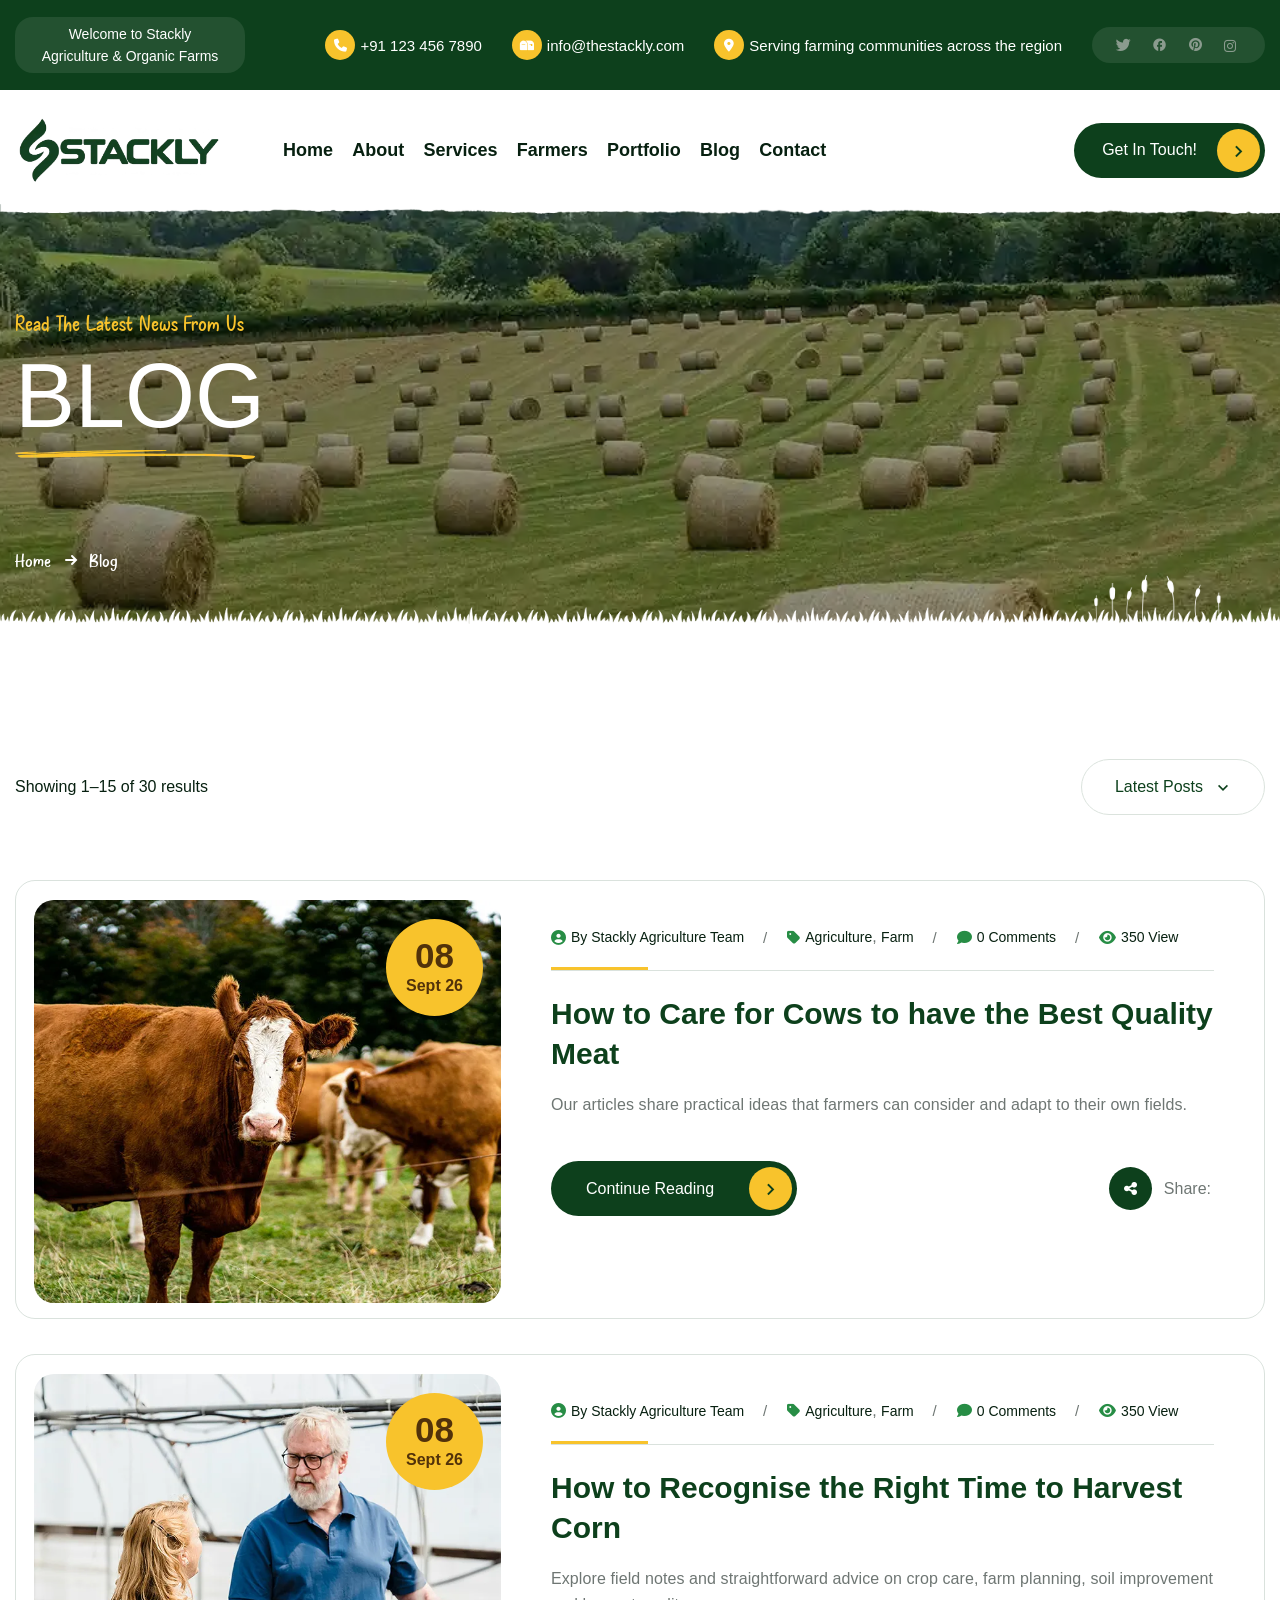
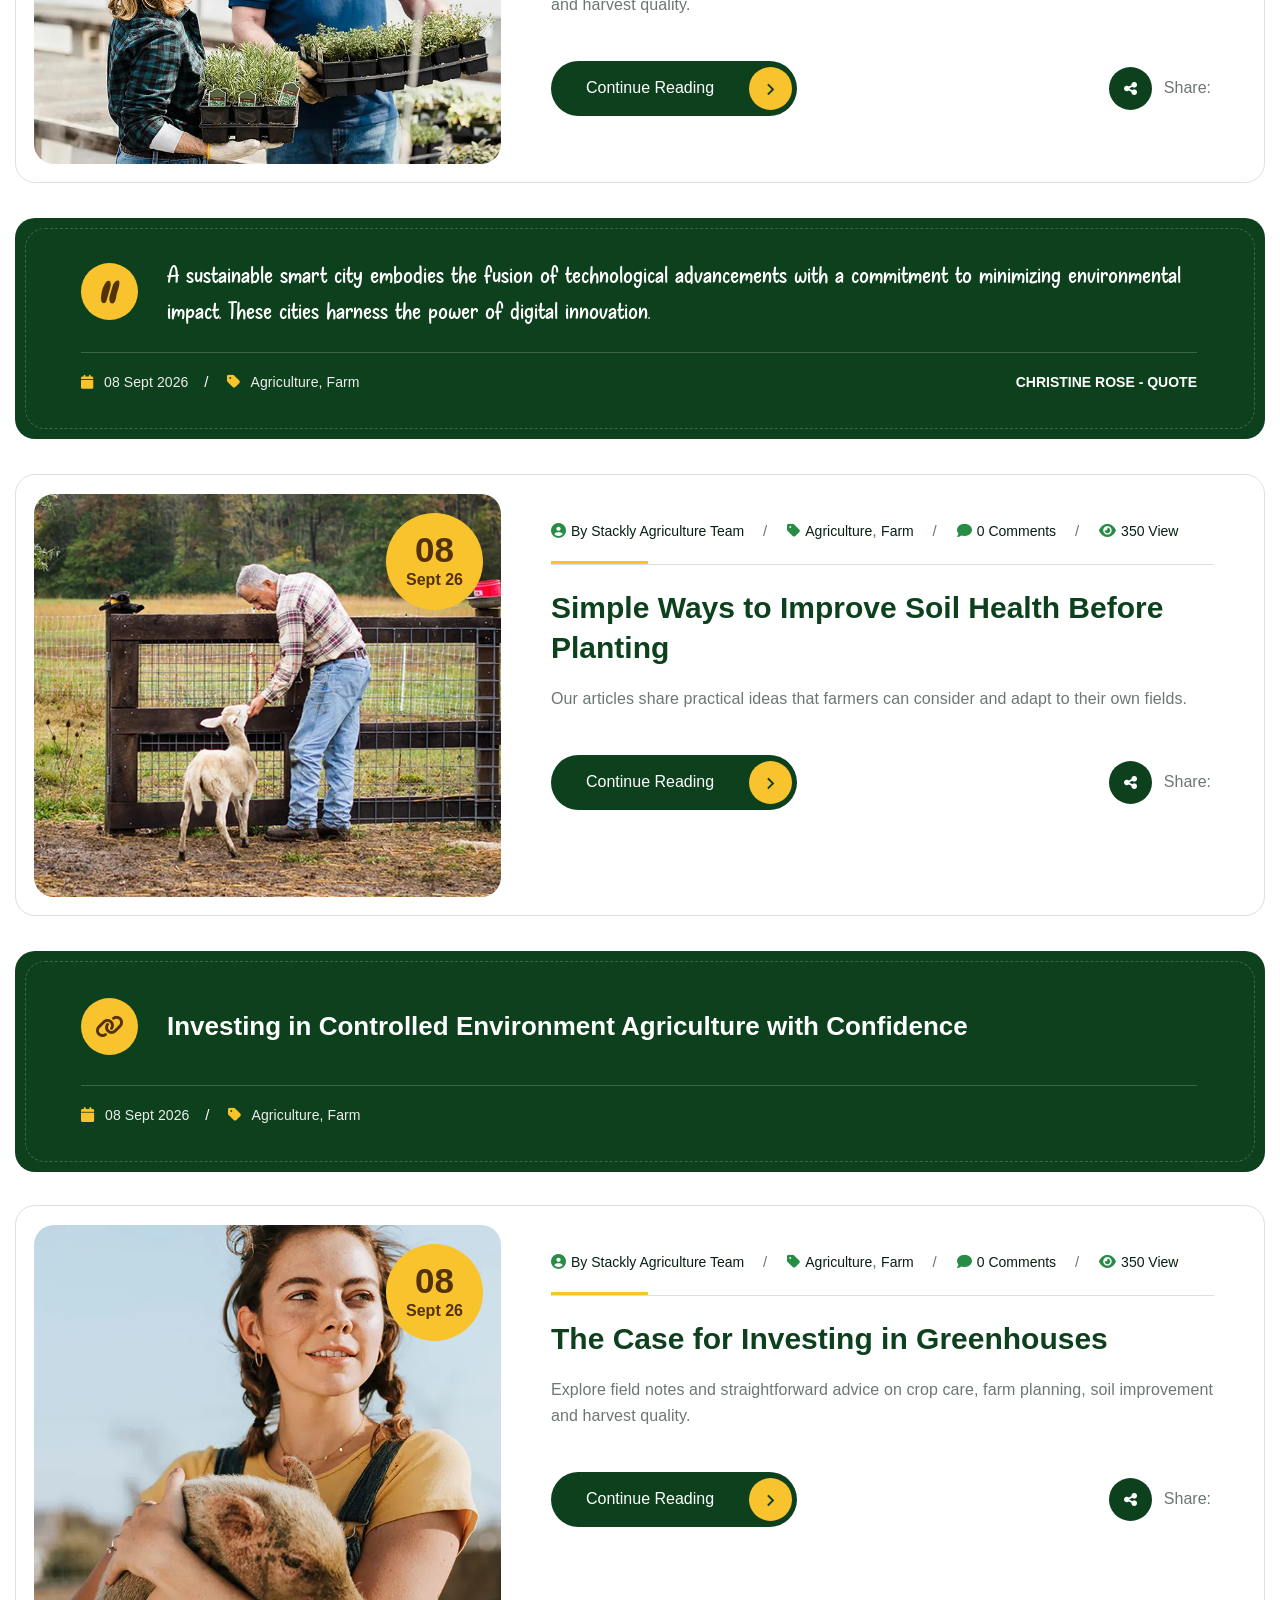
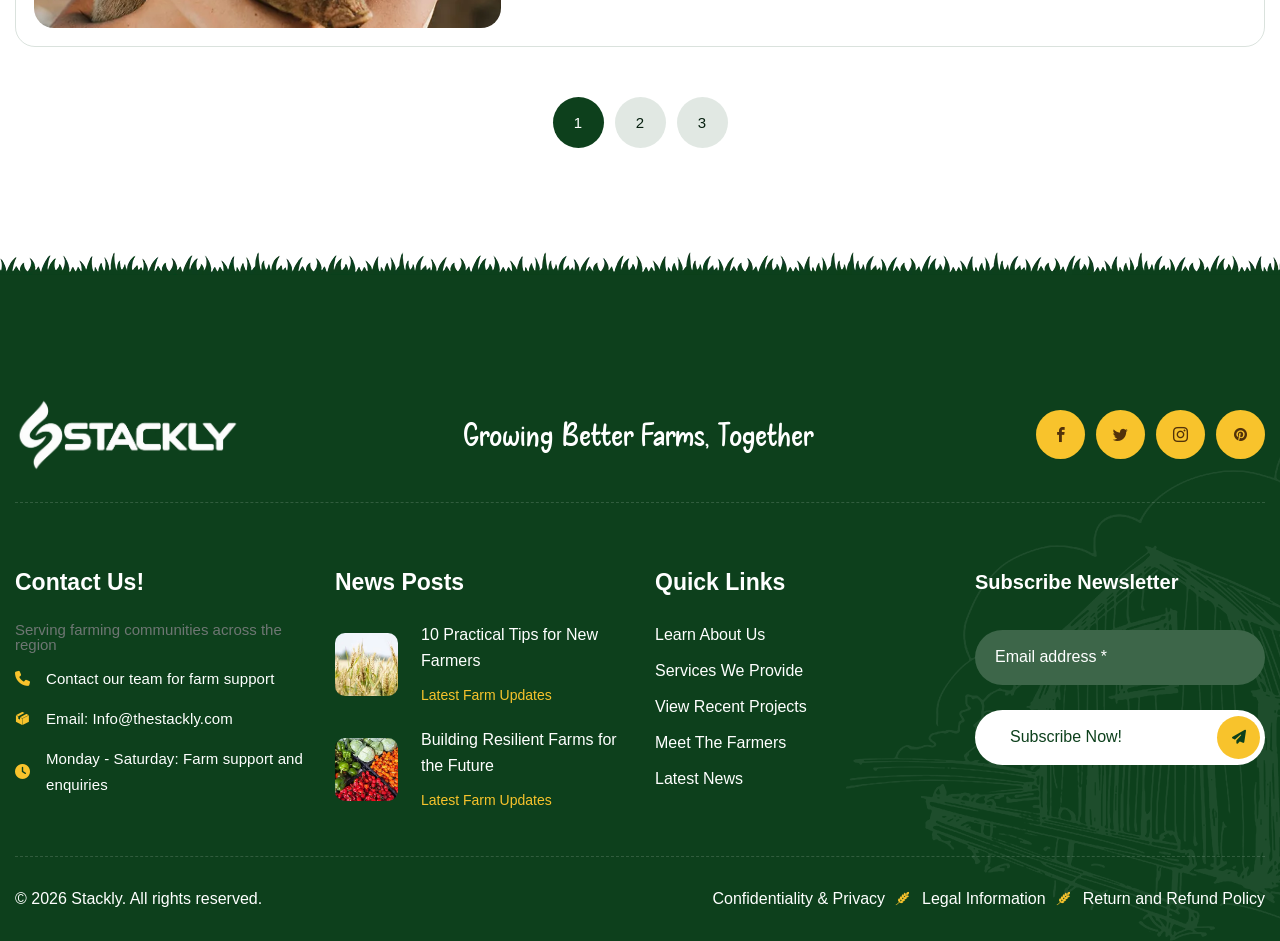
<file: blog.html>
<!DOCTYPE html>
<html lang="en" xml:lang="en-US" xmlns="http://www.w3.org/1999/xhtml">

<head>
    <meta charset="utf-8" />
    <title>Stackly | Agriculture &amp; Farming</title>
    <!-- Mobile Specific Metas -->
    <meta content="width=device-width, initial-scale=1, maximum-scale=1" name="viewport" />
    <!-- Bootstrap  -->
    <link href="static/css/bootstrap.css" rel="stylesheet" type="text/css" />
    <!-- Theme Style -->
    <link href="static/css/styles.css" rel="stylesheet" type="text/css" />
    <link href="static/css/magnific-popup.min.css" rel="stylesheet" type="text/css" />
    <!-- Animation Style -->
    <link href="static/css/animate.min.css" rel="stylesheet" type="text/css" />
    <!-- Font -->
    <link href="static/css/fonts.css" rel="stylesheet" />
    <!-- Icon -->
    <link href="static/css/style.css" rel="stylesheet" type="text/css" />
    <link href="static/css/all.min.css" rel="stylesheet" type="text/css" />

    <style>

        #header-main {
            position: relative !important;
            top: auto !important;
            z-index: auto;
            background: #fff;
            box-shadow: none;
        }

        #header-main>.fixed-header.style-absolute {
            position: fixed !important;
            top: -1px;
            left: 0;
            right: 0;
            width: 100%;
            z-index: 10000;
        }

        /* Keep the yellow underline visible on every portfolio card title. */
        .page-portfolio-1 .box-portfolio .content .title {
            display: block;
            position: relative;
            padding-bottom: 25px;
            margin-bottom: 25px;
        }

        .page-portfolio-1 .box-portfolio .content .title::after {
            content: "";
            display: block !important;
            position: absolute;
            left: 0;
            bottom: 0;
            width: 57px;
            height: 2px;
            background: var(--Secondary, #f8c32c);
            opacity: 1 !important;
            visibility: visible !important;
            transform: none !important;
        }

        #header-main .header-inner {
            align-items: center
        }

        #header-main .nav-list {
            display: flex;
            align-items: center;
            gap: clamp(12px, 1.5vw, 28px);
            flex-wrap: nowrap
        }

        #header-main .nav-list>li {
            white-space: nowrap
        }

        #header-main .nav-list>li>a {
            font-weight: 600
        }

        #header-main .nav-list .sub-nav {
            display: none !important
        }

        #header-main .nav-list li.has-child:after {
            display: none !important
        }

        #header-main .mobile-main-nav .menu>li {
            list-style: none
        }

        #header-main .mobile-main-nav .menu>li>a {
            display: block;
            padding: 12px 18px
        }

        @media(max-width:991px) {
            #header-main {
                position: relative !important;
                top: auto !important;
            }

            #header-main .nav-list {
                gap: 10px
            }
        }

        form input:invalid,
        form textarea:invalid,
        form select:invalid {
            box-shadow: none
        }

        form input:focus,
        form textarea:focus,
        form select:focus {
            outline: 2px solid rgba(74, 130, 45, .25);
            outline-offset: 1px
        }

                /* Mobile navigation: readable links and a clear contact action */
        @media (max-width: 991px) {
            #header-main .mobile-nav-wrap .inner-mobile-nav {
                width: min(320px, 88vw);
                max-width: 88vw;
                padding: 18px 16px 22px;
                overflow-y: auto;
                overflow-x: hidden;
                background: #0d401c;
            }

            #header-main .mobile-nav-wrap .mobile-main-nav {
                width: 100%;
            }

            #header-main .mobile-nav-wrap .mobile-main-nav #menu-mobile-menu {
                margin: 0;
                padding: 0;
            }

            #header-main .mobile-nav-wrap .mobile-main-nav #menu-mobile-menu > li {
                display: block;
                width: 100%;
                margin: 0;
                padding: 0;
                list-style: none;
            }

            #header-main .mobile-nav-wrap .mobile-main-nav #menu-mobile-menu > li > a {
                display: block;
                padding: 12px 8px;
                color: #ffffff !important;
                font-family: "Work Sans", sans-serif;
                font-size: 16px;
                font-weight: 600;
                line-height: 1.4;
                text-decoration: none;
                opacity: 1;
                visibility: visible;
                border-bottom: 1px solid rgba(255,255,255,.12);
            }

            #header-main .mobile-nav-wrap .mobile-main-nav #menu-mobile-menu > li > a:hover,
            #header-main .mobile-nav-wrap .mobile-main-nav #menu-mobile-menu > li > a:focus {
                color: #f8c32c !important;
            }

            #header-main .mobile-nav-wrap .group-icon {
                display: block;
                width: 100%;
                margin: 20px 0 0;
            }

            #header-main .mobile-nav-wrap .mobile-get-in-touch {
                display: flex;
                align-items: center;
                justify-content: space-between;
                width: 100%;
                min-height: 48px;
                padding: 12px 18px;
                border-radius: 30px;
                background: #f8c32c;
                color: #0d401c !important;
                font-size: 15px;
                font-weight: 700;
                line-height: 1.2;
                text-decoration: none;
            }

            #header-main .mobile-nav-wrap .mobile-get-in-touch i {
                color: #0d401c !important;
                font-size: 18px;
            }

            #header-main .mobile-nav-wrap .mobile-get-in-touch:hover,
            #header-main .mobile-nav-wrap .mobile-get-in-touch:focus {
                background: #ffffff;
                color: #0d401c !important;
            }

            #header-main .mobile-nav-wrap .inner-mobile-nav .logo .mobile-nav-close {
                z-index: 5;
                color: #ffffff !important;
                font-size: 22px;
            }

            #header-main .mobile-nav-wrap .inner-mobile-nav .bottom {
                margin-top: auto;
                padding-top: 28px;
            }
        }


    </style>
</head>

<body>
    <!-- Wrapper -->
    <div id="wrapper">
        <!-- Preloader -->
        <div id="loading">
            <div id="loading-center">
                <div class="loader-container">
                    <div class="wrap-loader">
                        <div class="loader">
                        </div>
                        <div class="icon">
                            <img alt="" src="images/logo.webp" />
                        </div>
                    </div>
                </div>
            </div>
        </div><!-- /.Preloader -->
        <!-- Top-bar -->
        <div class="tf-topbar">
            <div class="tf-container w-1780">
                <div class="row">
                    <div class="col-lg-12">
                        <div class="topbar-inner">
                            <div class="topbar-left">
                                <span class="fs-14 font-nunito">Welcome to Stackly</span>
                                <span class="fs-14 font-nunito">Agriculture &amp; Organic Farms</span>
                            </div>
                            <div class="topbar-right">
                                <ul class="contact-list">
                                    <li class="item">
                                        <span class="icon">
                                            <i class="fa-solid fa-phone"></i>
                                        </span>
                                        <span>+91 123 456 7890</span>
                                    </li>
                                    <li class="item">
                                        <span class="icon">
                                            <img alt="" src="static/picture/mailbox.webp" />
                                        </span>
                                        <span>info@thestackly.com</span>
                                    </li>
                                    <li class="item">
                                        <span class="icon">
                                            <i class="fa-solid fa-location-dot"></i>
                                        </span>
                                        <span>Serving farming communities across the region</span>
                                    </li>
                                </ul>
                                <ul class="social-list">
                                    <li class="item">
                                        <a href="404.html">
                                            <i class="icon-twitter"></i>
                                        </a>
                                    </li>
                                    <li class="item">
                                        <a href="404.html">
                                            <i class="icon-facebook"></i>
                                        </a>
                                    </li>
                                    <li class="item">
                                        <a href="404.html">
                                            <i class="icon-pinterest"></i>
                                        </a>
                                    </li>
                                    <li class="item">
                                        <a href="404.html">
                                            <i class="icon-instagram2"></i>
                                        </a>
                                    </li>
                                </ul>
                            </div>
                        </div>
                    </div>
                </div>
            </div>
        </div><!-- /Top-bar -->
        <!-- Welcome -->
        <div class="box-welcome">
            <div class="tf-overlay"></div>
            <div class="welcome-wrap">
                <div class="content">
                    <div class="btn-close-welcome icon style-circle">
                        <i class="icon-close"></i>
                    </div>
                    <h3 class="title font-snowfall">
                        Stackly Agriculture <br />
                        Farm of laughter and
                        happiness!
                    </h3>
                    <p class="text font-nunito">Stackly Agriculture is built around a simple goal: support farmers with
                        practical information and connect communities with quality produce.</p>
                    <ul class="infor-list">
                        <li class="item">Serving farming communities across the region</li>
                        <li class="item">
                            <i class="fa-solid fa-phone"></i>
                            <p>
                                Call us: +91 123 456 7890
                            </p>
                        </li>
                        <li class="item">
                            <img alt="" src="static/picture/mailbox-2.webp" />
                            <p>
                                Mail Support:
                                Stackly Agriculture Team
                            </p>
                        </li>
                        <li class="item">
                            <i class="fa-solid fa-clock"></i>
                            <p>
                                Mon - Sat: 8.00am - 18.00pm
                            </p>
                        </li>
                    </ul>
                    <div class="wg-social">
                        <ul class="list">
                            <li class="item">
                                <a href="404.html"><i class="icon-facebook1"></i></a>
                            </li>
                            <li class="item">
                                <a href="404.html"><i class="icon-twitter"></i></a>
                            </li>
                            <li class="item">
                                <a href="404.html"><i class="icon-instagram2"></i></a>
                            </li>
                            <li class="item">
                                <a href="404.html"><i class="icon-pinterest"></i></a>
                            </li>
                        </ul>
                    </div>
                </div>
            </div>
        </div><!-- /.Welcome -->
        <!-- Header  -->
        <header class="header has-item-bot" id="header-main">
            <div class="tf-container w-1780">
                <div class="row">
                    <div class="col-lg-12">
                        <div class="header-inner">
                            <div class="header-left">
                                <div class="logo-site">
                                    <a href="index.html">
                                        <img alt="" src="images/logo-dark.webp" />
                                    </a>
                                </div>
                                <div class="main-nav">
                                    <ul class="nav-list">
                                        <li class="item"><a href="index.html">Home</a></li>
                                        <li class="item"><a href="about-us.html">About</a></li>
                                        <li class="item"><a href="our-services.html">Services</a></li>
                                        <li class="item"><a href="our-farmers.html">Farmers</a></li>
                                        <li class="item"><a href="portfolio.html">Portfolio</a></li>
                                        <li class="item"><a href="blog.html">Blog</a></li>
                                        <li class="item"><a href="contact-us.html">Contact</a></li>
                                    </ul>
                                </div>
                            </div>
                            <div class="header-right">
                                <a class="tf-btn gap-30" href="login.html">
                                    <span class="text-style">Get In Touch!</span>
                                    <div class="icon"><i class="icon-arrow_right"></i></div>
                                </a>
                                <div class="wg-welcome btn-open-welcome">
                                    <i class="icon-fences-icon fs-24"></i>
                                </div>
                                <div class="mobile-button">
                                    <span></span>
                                </div>
                            </div>
                        </div>
                        <div class="mobile-nav-wrap">
                            <div class="overlay-mobile-nav"></div>
                            <div class="inner-mobile-nav overflow-y-auto">
                                <div class="top">
                                    <div class="logo">
                                        <a class="main-logo" href="index.html" rel="home">
                                            <img alt="" id="mobile-logo_header" src="images/logo-white.webp" />
                                        </a>
                                        <div class="mobile-nav-close">
                                            <i class="icon-close"></i>
                                        </div>
                                    </div>
                                    <nav class="mobile-main-nav" id="mobile-main-nav">
                                        <ul class="menu" id="menu-mobile-menu">
                                            <li class="menu-item"><a href="index.html">Home</a></li>
                                            <li class="menu-item"><a href="about-us.html">About</a></li>
                                            <li class="menu-item"><a href="our-services.html">Services</a></li>
                                            <li class="menu-item"><a href="our-farmers.html">Farmers</a></li>
                                            <li class="menu-item"><a href="portfolio.html">Portfolio</a></li>
                                            <li class="menu-item"><a href="blog.html">Blog</a></li>
                                            <li class="menu-item"><a href="contact-us.html">Contact</a></li>
                                        </ul>
                                    </nav>
                                    <div class="group-icon">
                                        <a class="mobile-get-in-touch" href="login.html">
                                            <span>Get In Touch</span>
                                            <i class="icon-arrow_right"></i>
                                        </a>
                                    </div>
                                </div>
                                <div class="bottom">
                                    <div class="infor-list">
                                        <ul>
                                            <li>
                                                <h5 class="title">
                                                    Address:
                                                </h5>
                                                <p>
                                                    Serving farming communities across the region
                                                </p>
                                            </li>
                                            <li>
                                                <h5 class="title">
                                                    Phone:
                                                </h5>
                                                <p>
                                                    +91 123 456 7890
                                                </p>
                                            </li>
                                            <li>
                                                <h5 class="title">
                                                    Email:
                                                </h5>
                                                <p>
                                                    info@thestackly.com
                                                </p>
                                            </li>
                                        </ul>
                                    </div>
                                    <div class="wg-social">
                                        <ul class="list">
                                            <li class="item">
                                                <a href="404.html"><i class="icon-facebook1"></i></a>
                                            </li>
                                            <li class="item">
                                                <a href="404.html"><i class="icon-twitter"></i></a>
                                            </li>
                                            <li class="item">
                                                <a href="404.html"><i class="icon-instagram2"></i></a>
                                            </li>
                                            <li class="item">
                                                <a href="404.html"><i class="icon-pinterest"></i></a>
                                            </li>
                                        </ul>
                                    </div>
                                </div>
                            </div>
                        </div>
                    </div>
                </div>
            </div>
            <div class="fixed-header style-absolute">
                <div class="tf-container w-1780">
                    <div class="row">
                        <div class="col-lg-12">
                            <div class="header-inner">
                                <div class="header-left">
                                    <div class="logo-site">
                                        <a href="index.html">
                                            <img alt="" src="images/logo-dark.webp" />
                                        </a>
                                    </div>
                                    <div class="main-nav">
                                        <ul class="nav-list">
                                            <li class="item"><a href="index.html">Home</a></li>
                                            <li class="item"><a href="about-us.html">About</a></li>
                                            <li class="item"><a href="our-services.html">Services</a></li>
                                            <li class="item"><a href="our-farmers.html">Farmers</a></li>
                                            <li class="item"><a href="portfolio.html">Portfolio</a></li>
                                            <li class="item"><a href="blog.html">Blog</a></li>
                                            <li class="item"><a href="contact-us.html">Contact</a></li>
                                        </ul>
                                    </div>
                                </div>
                                <div class="header-right">
                                    <a class="tf-btn gap-30" href="login.html">
                                        <span class="text-style">Get In Touch!</span>
                                        <div class="icon"><i class="icon-arrow_right"></i></div>
                                    </a>
                                    <div class="wg-welcome btn-open-welcome">
                                        <i class="icon-fences-icon fs-24"></i>
                                    </div>
                                    <div class="mobile-button">
                                        <span></span>
                                    </div>
                                </div>
                            </div>
                        </div>
                    </div>
                </div>
                <div class="header-item children">
                    <img alt="" src="static/picture/page-title-top.webp" />
                </div>
            </div>
            <div class="header-item">
                <img alt="" src="static/picture/page-title-top.webp" />
            </div>
        </header><!-- /.Header -->
        <!-- Page-title -->
        <div class="page-title page-blog-full-w">
            <div class="rellax" data-rellax-speed="5">
                <img alt="" src="static/picture/blog-full-w.webp" />
            </div>
            <div class="content-wrap">
                <div class="tf-container w-1290">
                    <div class="row">
                        <div class="col-lg-12">
                            <div class="content">
                                <p class="sub-title">
                                    Read The Latest News From Us
                                </p>
                                <h1 class="title">
                                    Blog
                                </h1>
                                <div class="icon-img">
                                    <img alt="" src="static/picture/line-throw-title.webp" />
                                </div>
                                <div class="breadcrumb">
                                    <a href="index.html">Home</a>
                                    <div class="icon">
                                        <i class="icon-arrow-right1"></i>
                                    </div>
                                    <a href="blog.html">Blog</a>
                                </div>
                            </div>
                        </div>
                    </div>
                </div>
            </div>
            <div class="img-item item-2">
                <img alt="" src="static/picture/grass.webp" />
            </div>
        </div><!-- /.Page-title -->
        <!-- Main-content -->
        <div class="main-content">
            <!-- Section filter -->
            <section class="s-filter-sorting">
                <div class="tf-container w-1290">
                    <div class="row">
                        <div class="col-lg-12">
                            <div class="s-top">
                                <p class="text font-worksans">
                                    Showing 1–15 of 30 results
                                </p>
                                <div class="tf-control-sorting">
                                    <div class="tf-dropdown-sort">
                                        <div class="tf-btn style-2" data-bs-toggle="dropdown">
                                            <span class="text-sort-value">Latest Posts</span>
                                            <i class="icon-arrow_down"></i>
                                        </div>
                                        <div class="dropdown-menu">
                                            <div class="select-item">
                                                <span class="text-value-item">
                                                    New Post
                                                </span>
                                            </div>
                                            <div class="select-item">
                                                <span class="text-value-item">
                                                    Regular Post
                                                </span>
                                            </div>
                                            <div class="select-item active">
                                                <span class="text-value-item">
                                                    Lastest Posts
                                                </span>
                                            </div>
                                            <div class="select-item">
                                                <span class="text-value-item">
                                                    All Post
                                                </span>
                                            </div>
                                        </div>
                                    </div>
                                </div>
                            </div>
                        </div>
                    </div>
                </div>
            </section><!--/. Section filter -->
            <!-- Section blog full wrap -->
            <section class="s-blog-full-wrap">
                <div class="tf-container w-1290">
                    <div class="row">
                        <div class="col-lg-12">
                            <div class="wrap-blog-list mb-50">
                                <article class="article-blog-item mb-35 wow fadeInUp" data-wow-delay="0s">
                                    <div class="image">
                                        <div class="video-wrap">
                                            <img alt="" class="lazyload" data-src="./images/blog/blog-1.webp"
                                                src="static/picture/blog-1.webp" />
                                        </div>
                                        <div class="entry-date">
                                            <p class="day">08</p>
                                            <p class="month-year">
                                                Sept 26
                                            </p>
                                        </div>
                                    </div>
                                    <div class="content">
                                        <ul class="entry-meta">
                                            <li class="entry author">
                                                <i class="fa-solid fa-circle-user"></i>
                                                <p>
                                                    <a class="" href="404.html">
                                                        By Stackly Agriculture Team
                                                    </a>
                                                </p>
                                            </li>
                                            <li class="entry tags">
                                                <i class="fa-solid fa-tag"></i>
                                                <p>
                                                    <a href="404.html">Agriculture</a>,
                                                    <a href="404.html">Farm</a>
                                                </p>
                                            </li>
                                            <li class="entry comment">
                                                <i class="fa-solid fa-comment"></i>
                                                <p>
                                                    <a href="404.html">0 Comments</a>
                                                </p>
                                            </li>
                                            <li class="entry view">
                                                <i class="fa-solid fa-eye"></i>
                                                <p>
                                                    <a href="404.html">350 View</a>
                                                </p>
                                            </li>
                                        </ul>
                                        <h3 class="title fw-7">
                                            <a href="404.html">
                                                How to Care for Cows to have the Best
                                                Quality Meat
                                            </a>
                                        </h3>
                                        <p class="text">Our articles share practical ideas that farmers can consider and
                                            adapt to their own fields.</p>
                                        <div class="bot">
                                            <a class="tf-btn gap-35" href="404.html">
                                                <span class="text-style">
                                                    Continue Reading
                                                </span>
                                                <div class="icon">
                                                    <i class="icon-arrow_right"></i>
                                                </div>
                                            </a>
                                            <div class="share">
                                                <div class="icon">
                                                    <i class="fa-solid fa-share-nodes"></i>
                                                </div>
                                                <p class="fw-5 font-worksans mr-23">
                                                    Share:
                                                </p>
                                                <ul class="social-list style-2">
                                                    <li class="item">
                                                        <a href="404.html">
                                                            <i class="icon-facebook"></i>
                                                        </a>
                                                    </li>
                                                    <li class="item">
                                                        <a href="404.html">
                                                            <i class="icon-twitter"></i>
                                                        </a>
                                                    </li>
                                                    <li class="item">
                                                        <a href="404.html">
                                                            <i class="fa-brands fa-skype"></i>
                                                        </a>
                                                    </li>
                                                    <li class="item">
                                                        <a href="404.html">
                                                            <i class="fa-brands fa-telegram"></i>
                                                        </a>
                                                    </li>
                                                </ul>
                                            </div>
                                        </div>
                                    </div>
                                </article>
                                <article class="article-blog-item mb-35 type-2 wow fadeInUp" data-wow-delay="0s">
                                    <div class="image h-360">
                                        <div class="video-wrap">
                                            <img alt="" class="lazyload" data-src="./images/section/s-commit.webp"
                                                src="static/images/blog-2.webp" />
                                        </div>
                                        <div class="entry-date">
                                            <p class="day">08</p>
                                            <p class="month-year">
                                                Sept 26
                                            </p>
                                        </div>
                                    </div>
                                    <div class="content">
                                        <ul class="entry-meta">
                                            <li class="entry author">
                                                <i class="fa-solid fa-circle-user"></i>
                                                <p>
                                                    <a href="404.html">
                                                        By Stackly Agriculture Team
                                                    </a>
                                                </p>
                                            </li>
                                            <li class="entry tags">
                                                <i class="fa-solid fa-tag"></i>
                                                <p>
                                                    <a href="404.html">Agriculture</a>,
                                                    <a href="404.html">Farm</a>
                                                </p>
                                            </li>
                                            <li class="entry comment">
                                                <i class="fa-solid fa-comment"></i>
                                                <p>
                                                    <a href="404.html">0 Comments</a>
                                                </p>
                                            </li>
                                            <li class="entry view">
                                                <i class="fa-solid fa-eye"></i>
                                                <p>
                                                    <a href="404.html">350 View</a>
                                                </p>
                                            </li>
                                        </ul>
                                        <h3 class="title fw-7">
                                            <a href="404.html">
                                                How to Recognise the Right Time to Harvest Corn
                                            </a>
                                        </h3>
                                        <p class="text">Explore field notes and straightforward advice on crop care,
                                            farm planning, soil improvement and harvest quality.</p>
                                        <div class="bot">
                                            <a class="tf-btn gap-35" href="404.html">
                                                <span class="text-style">
                                                    Continue Reading
                                                </span>
                                                <div class="icon">
                                                    <i class="icon-arrow_right"></i>
                                                </div>
                                            </a>
                                            <div class="share">
                                                <div class="icon">
                                                    <i class="fa-solid fa-share-nodes"></i>
                                                </div>
                                                <p class="fw-5 font-worksans mr-23">
                                                    Share:
                                                </p>
                                                <ul class="social-list style-2">
                                                    <li class="item">
                                                        <a href="404.html">
                                                            <i class="icon-facebook"></i>
                                                        </a>
                                                    </li>
                                                    <li class="item">
                                                        <a href="404.html">
                                                            <i class="icon-twitter"></i>
                                                        </a>
                                                    </li>
                                                    <li class="item">
                                                        <a href="404.html">
                                                            <i class="fa-brands fa-skype"></i>
                                                        </a>
                                                    </li>
                                                    <li class="item">
                                                        <a href="404.html">
                                                            <i class="fa-brands fa-telegram"></i>
                                                        </a>
                                                    </li>
                                                </ul>
                                            </div>
                                        </div>
                                    </div>
                                </article>
                                <div class="block-quote mb-35 wow fadeInUp" data-wow-delay="0s">
                                    <div class="has-border">
                                        <div class="quote">
                                            <div class="icon style-circle">
                                                <i class="icon-quote"></i>
                                            </div>
                                            <p class="font-snowfall cite">
                                                A sustainable smart city embodies the fusion of technological
                                                advancements
                                                with
                                                a
                                                commitment to minimizing environmental
                                                impact. These cities harness the power of digital innovation.
                                            </p>
                                        </div>
                                        <div class="bot">
                                            <div class="meta-left">
                                                <div class="entry date">
                                                    <i class="fa-solid fs-14 fa-calendar"></i>
                                                    <p class="">
                                                        08 Sept 2026
                                                    </p>
                                                </div>
                                                <div class="entry tags">
                                                    <i class="fa-solid fa-tag"></i>
                                                    <p class="">
                                                        <a class="hover-text-secondary" href="404.html">Agriculture</a>,
                                                        <a class="hover-text-secondary" href="404.html">Farm</a>
                                                    </p>
                                                </div>
                                            </div>
                                            <div class="entry-author">
                                                <p>
                                                    <a class="hover-text-secondary" href="404.html">
                                                        Christine Rose
                                                    </a>
                                                    - Quote
                                                </p>
                                            </div>
                                        </div>
                                    </div>
                                </div>
                                <article class="article-blog-item type-2 mb-35 wow fadeInUp" data-wow-delay="0s">
                                    <div class="image h-360">
                                        <div class="video-wrap">
                                            <img alt="" class="lazyload" data-src="./images/blog/blog-3.webp"
                                                src="static/picture/blog-3.webp" />
                                        </div>
                                        <div class="entry-date">
                                            <p class="day">08</p>
                                            <p class="month-year">
                                                Sept 26
                                            </p>
                                        </div>
                                    </div>
                                    <div class="content">
                                        <ul class="entry-meta">
                                            <li class="entry author">
                                                <i class="fa-solid fa-circle-user"></i>
                                                <p>
                                                    <a href="404.html">
                                                        By Stackly Agriculture Team
                                                    </a>
                                                </p>
                                            </li>
                                            <li class="entry tags">
                                                <i class="fa-solid fa-tag"></i>
                                                <p>
                                                    <a href="404.html">Agriculture</a>,
                                                    <a href="404.html">Farm</a>
                                                </p>
                                            </li>
                                            <li class="entry comment">
                                                <i class="fa-solid fa-comment"></i>
                                                <p>
                                                    <a href="404.html">0 Comments</a>
                                                </p>
                                            </li>
                                            <li class="entry view">
                                                <i class="fa-solid fa-eye"></i>
                                                <p>
                                                    <a href="404.html">350 View</a>
                                                </p>
                                            </li>
                                        </ul>
                                        <h3 class="title fw-7">
                                            <a href="404.html">
                                                Simple Ways to Improve Soil Health Before Planting
                                            </a>
                                        </h3>
                                        <p class="text">Our articles share practical ideas that farmers can consider and
                                            adapt to their own fields.</p>
                                        <div class="bot">
                                            <a class="tf-btn gap-35" href="404.html">
                                                <span class="text-style">
                                                    Continue Reading
                                                </span>
                                                <div class="icon">
                                                    <i class="icon-arrow_right"></i>
                                                </div>
                                            </a>
                                            <div class="share">
                                                <div class="icon">
                                                    <i class="fa-solid fa-share-nodes"></i>
                                                </div>
                                                <p class="fw-5 font-worksans mr-23">
                                                    Share:
                                                </p>
                                                <ul class="social-list style-2">
                                                    <li class="item">
                                                        <a href="404.html">
                                                            <i class="icon-facebook"></i>
                                                        </a>
                                                    </li>
                                                    <li class="item">
                                                        <a href="404.html">
                                                            <i class="icon-twitter"></i>
                                                        </a>
                                                    </li>
                                                    <li class="item">
                                                        <a href="404.html">
                                                            <i class="fa-brands fa-skype"></i>
                                                        </a>
                                                    </li>
                                                    <li class="item">
                                                        <a href="404.html">
                                                            <i class="fa-brands fa-telegram"></i>
                                                        </a>
                                                    </li>
                                                </ul>
                                            </div>
                                        </div>
                                    </div>
                                </article>
                                <div class="block-quote style-2 wow fadeInUp" data-wow-delay="0s">
                                    <div class="has-border">
                                        <div class="quote">
                                            <div class="icon style-circle">
                                                <i class="fa-solid fa-link"></i>
                                            </div>
                                            <p class="font-snowfall cite font-worksans fw-7">
                                                <a class="hover-text-secondary text-white"
                                                    href="404.html">

                                                    Investing in Controlled Environment Agriculture with Confidence
                                                </a>
                                            </p>
                                        </div>
                                        <div class="bot">
                                            <div class="meta-left">
                                                <div class="entry date">
                                                    <i class="fa-solid fa-calendar"></i>
                                                    <p>
                                                        08 Sept 2026
                                                    </p>
                                                </div>
                                                <div class="entry tags">
                                                    <i class="fa-solid fa-tag"></i>
                                                    <p>
                                                        <a class="hover-text-secondary" href="404.html">Agriculture</a>,
                                                        <a class="hover-text-secondary" href="404.html">Farm</a>
                                                    </p>
                                                </div>
                                            </div>
                                        </div>
                                    </div>
                                </div>
                                <article class="article-blog-item type-2 wow fadeInUp" data-wow-delay="0s">
                                    <div class="image">
                                        <div class="video-wrap">
                                            <img alt="" class="lazyload" data-src="./images/blog/blog-4.webp"
                                                src="static/picture/blog-4.webp" />
                                        </div>
                                        <div class="entry-date">
                                            <p class="day">08</p>
                                            <p class="month-year">
                                                Sept 26
                                            </p>
                                        </div>
                                    </div>
                                    <div class="content">
                                        <ul class="entry-meta">
                                            <li class="entry author">
                                                <i class="fa-solid fa-circle-user"></i>
                                                <p>
                                                    <a href="404.html">
                                                        By Stackly Agriculture Team
                                                    </a>
                                                </p>
                                            </li>
                                            <li class="entry tags">
                                                <i class="fa-solid fa-tag"></i>
                                                <p>
                                                    <a href="404.html">Agriculture</a>,
                                                    <a href="404.html">Farm</a>
                                                </p>
                                            </li>
                                            <li class="entry comment">
                                                <i class="fa-solid fa-comment"></i>
                                                <p>
                                                    <a href="404.html">0 Comments</a>
                                                </p>
                                            </li>
                                            <li class="entry view">
                                                <i class="fa-solid fa-eye"></i>
                                                <p>
                                                    <a href="404.html">350 View</a>
                                                </p>
                                            </li>
                                        </ul>
                                        <h3 class="title fw-7">
                                            <a href="404.html">
                                                The Case for Investing in Greenhouses
                                            </a>
                                        </h3>
                                        <p class="text">Explore field notes and straightforward advice on crop care,
                                            farm planning, soil improvement and harvest quality.</p>
                                        <div class="bot">
                                            <a class="tf-btn gap-35" href="404.html">
                                                <span class="text-style">
                                                    Continue Reading
                                                </span>
                                                <div class="icon">
                                                    <i class="icon-arrow_right"></i>
                                                </div>
                                            </a>
                                            <div class="share">
                                                <div class="icon">
                                                    <i class="fa-solid fa-share-nodes"></i>
                                                </div>
                                                <p class="fw-5 font-worksans mr-23">
                                                    Share:
                                                </p>
                                                <ul class="social-list style-2">
                                                    <li class="item">
                                                        <a href="404.html">
                                                            <i class="icon-facebook"></i>
                                                        </a>
                                                    </li>
                                                    <li class="item">
                                                        <a href="404.html">
                                                            <i class="icon-twitter"></i>
                                                        </a>
                                                    </li>
                                                    <li class="item">
                                                        <a href="404.html">
                                                            <i class="fa-brands fa-skype"></i>
                                                        </a>
                                                    </li>
                                                    <li class="item">
                                                        <a href="404.html">
                                                            <i class="fa-brands fa-telegram"></i>
                                                        </a>
                                                    </li>
                                                </ul>
                                            </div>
                                        </div>
                                    </div>
                                </article>
                            </div>
                        </div>
                        <div class="col-lg-12">
                            <div class="blog-pagination">
                                <ul>
                                    <li>
                                        <a class="active" href="404.html">1</a>
                                    </li>
                                    <li>
                                        <a href="404.html">2</a>
                                    </li>
                                    <li>
                                        <a href="404.html">3</a>
                                    </li>
                                </ul>
                            </div>
                        </div>
                    </div>
                </div>
            </section><!-- /.Section blog full wrap -->
        </div><!-- /.Main-content -->
        <!-- Footer -->
       <footer class="footer" id="footer-main">
            <div class="tf-container w-1290">
                <div class="row">
                    <div class="col-lg-12">
                        <div class="footer-top">
                            <div class="footer-left">
                                <div class="logo">
                                    <a href="index.html">
                                        <img alt="" src="images/logo-white.webp" />
                                    </a>
                                </div>
                            </div>
                            <div class="footer-center">
                                <p class="font-snowfall">
                                    Growing Better Farms, Together
                                </p>
                            </div>
                            <div class="footer-right">
                                <div class="wg-social">
                                    <ul class="list">
                                        <li class="item">
                                            <a href="404.html"><i class="icon-facebook1"></i></a>
                                        </li>
                                        <li class="item">
                                            <a href="404.html"><i class="icon-twitter"></i></a>
                                        </li>
                                        <li class="item">
                                            <a href="404.html"><i class="icon-instagram2"></i></a>
                                        </li>
                                        <li class="item">
                                            <a href="404.html"><i class="icon-pinterest"></i></a>
                                        </li>
                                    </ul>
                                </div>
                            </div>
                        </div>
                    </div>
                </div>
            </div>
            <div class="footer-inner">
                <div class="tf-container w-1290">
                    <div class="row">
                        <div class="col-lg-3 col-md-6">
                            <div class="footer-inner-wrap footer-col-block">
                                <h4 class="footer-title footer-title-desktop mb-23">
                                    Contact Us!
                                </h4>
                                <h4 class="footer-title footer-title-mobile mb-23">
                                    Contact Us!
                                </h4>
                                <ul class="contact-list tf-collapse-content">
                                    <li>Serving farming communities across the region</li>
                                    <li>
                                        <i class="fa-solid fa-phone"></i>
                                        <p class="phone-number fs-15">
                                            Contact our team for farm support
                                        </p>
                                    </li>
                                    <li>
                                        <i class="icon-package-box"></i>
                                        <p class="email fs-15">
                                            Email: Info@thestackly.com
                                        </p>
                                    </li>
                                    <li>
                                        <i class="fa-solid fa-clock"></i>
                                        <p class="time-open fs-15">
                                            Monday - Saturday: Farm support and enquiries
                                        </p>
                                    </li>
                                </ul>
                            </div>
                        </div>
                        <div class="col-lg-3 col-md-6">
                            <div class="footer-inner-wrap footer-col-block">
                                <h4 class="footer-title footer-title-desktop mb-23">
                                    News Posts
                                </h4>
                                <h4 class="footer-title footer-title-mobile mb-23">
                                    News Posts
                                </h4>
                                <ul class="new-post-list tf-collapse-content">
                                    <li class="item img-hover">
                                        <div class="image hover-item">
                                            <img alt="" src="static/picture/f-new-post-1.webp" />
                                        </div>
                                        <div class="content">
                                            <a class="title-post hover-text-secondary" href="404.html">10 Practical Tips for
                                                New Farmers</a>
                                            <p class="date-release">
                                                Latest Farm Updates
                                            </p>
                                        </div>
                                    </li>
                                    <li class="item img-hover">
                                        <div class="image hover-item">
                                            <img alt="" src="static/picture/f-new-post--2.webp" />
                                        </div>
                                        <div class="content">
                                            <a class="title-post hover-text-secondary" href="404.html">Building Resilient Farms
                                                for the Future</a>
                                            <p class="date-release">
                                                Latest Farm Updates
                                            </p>
                                        </div>
                                    </li>
                                </ul>
                            </div>
                        </div>
                        <div class="col-lg-3 col-md-6">
                            <div class="footer-inner-wrap footer-col-block">
                                <h4 class="footer-title footer-title-desktop mb-28">
                                    Quick Links
                                </h4>
                                <h4 class="footer-title footer-title-mobile mb-28">
                                    Quick Links
                                </h4>
                                <ul class="link-list tf-collapse-content">
                                    <li class="item">
                                        <a href="about-us.html">
                                            <svg height="16" viewbox="0 0 448 512" width="14"
                                                xmlns="http://www.w3.org/2000/svg">
                                                <path
                                                    d="M264.547 70.633L440.547 238.633C445.297 243.164 447.984 249.445 447.984 256.008S445.297 268.852 440.547 273.383L264.547 441.383C254.953 450.508 239.766 450.164 230.609 440.57C221.453 431.07 221.797 415.82 231.422 406.633L364.09 280.008H24C10.75 280.008 0 269.258 0 256.008S10.75 232.008 24 232.008H364.09L231.422 105.383C221.797 96.227 221.453 80.977 230.609 71.445C239.766 61.852 254.953 61.508 264.547 70.633Z">
                                                </path>
                                            </svg>
                                            Learn About Us
                                        </a>
                                    </li>
                                    <li class="item">
                                        <a href="our-services.html">
                                            <svg height="16" viewbox="0 0 448 512" width="14"
                                                xmlns="http://www.w3.org/2000/svg">
                                                <path
                                                    d="M264.547 70.633L440.547 238.633C445.297 243.164 447.984 249.445 447.984 256.008S445.297 268.852 440.547 273.383L264.547 441.383C254.953 450.508 239.766 450.164 230.609 440.57C221.453 431.07 221.797 415.82 231.422 406.633L364.09 280.008H24C10.75 280.008 0 269.258 0 256.008S10.75 232.008 24 232.008H364.09L231.422 105.383C221.797 96.227 221.453 80.977 230.609 71.445C239.766 61.852 254.953 61.508 264.547 70.633Z">
                                                </path>
                                            </svg>
                                            Services We Provide</a>
                                    </li>
                                    <li class="item">
                                        <a href="portfolio.html">
                                            <svg height="16" viewbox="0 0 448 512" width="14"
                                                xmlns="http://www.w3.org/2000/svg">
                                                <path
                                                    d="M264.547 70.633L440.547 238.633C445.297 243.164 447.984 249.445 447.984 256.008S445.297 268.852 440.547 273.383L264.547 441.383C254.953 450.508 239.766 450.164 230.609 440.57C221.453 431.07 221.797 415.82 231.422 406.633L364.09 280.008H24C10.75 280.008 0 269.258 0 256.008S10.75 232.008 24 232.008H364.09L231.422 105.383C221.797 96.227 221.453 80.977 230.609 71.445C239.766 61.852 254.953 61.508 264.547 70.633Z">
                                                </path>
                                            </svg>
                                            View Recent Projects</a>
                                    </li>
                                    <li class="item">
                                        <a href="our-farmers.html">
                                            <svg height="16" viewbox="0 0 448 512" width="14"
                                                xmlns="http://www.w3.org/2000/svg">
                                                <path
                                                    d="M264.547 70.633L440.547 238.633C445.297 243.164 447.984 249.445 447.984 256.008S445.297 268.852 440.547 273.383L264.547 441.383C254.953 450.508 239.766 450.164 230.609 440.57C221.453 431.07 221.797 415.82 231.422 406.633L364.09 280.008H24C10.75 280.008 0 269.258 0 256.008S10.75 232.008 24 232.008H364.09L231.422 105.383C221.797 96.227 221.453 80.977 230.609 71.445C239.766 61.852 254.953 61.508 264.547 70.633Z">
                                                </path>
                                            </svg>
                                            Meet The Farmers</a>
                                    </li>
                                    <li class="item">
                                        <a href="blog.html">
                                            <svg height="16" viewbox="0 0 448 512" width="14"
                                                xmlns="http://www.w3.org/2000/svg">
                                                <path
                                                    d="M264.547 70.633L440.547 238.633C445.297 243.164 447.984 249.445 447.984 256.008S445.297 268.852 440.547 273.383L264.547 441.383C254.953 450.508 239.766 450.164 230.609 440.57C221.453 431.07 221.797 415.82 231.422 406.633L364.09 280.008H24C10.75 280.008 0 269.258 0 256.008S10.75 232.008 24 232.008H364.09L231.422 105.383C221.797 96.227 221.453 80.977 230.609 71.445C239.766 61.852 254.953 61.508 264.547 70.633Z">
                                                </path>
                                            </svg>
                                            Latest News</a>
                                    </li>
                                </ul>
                            </div>
                        </div>
                        <div class="col-lg-3 col-md-6">
                            <div class="footer-inner-wrap">
                                <h4 class="footer-title fs-20">
                                    Subscribe Newsletter
                                </h4>
                                <!-- Newsletter Subscribe Form -->


<!-- Newsletter Form Start -->
<form id="subscribe-form"
      class="newsletter-custom-form style-2"
      method="post"
      action="#"
      novalidate>

    <div class="w-100" id="subscribe-content">

        <input
            type="email"
            class="email style-2"
            id="subscribe-email"
            name="email-form"
            placeholder="Email address *"
            autocomplete="email"
            maxlength="100"
        />

        <!-- Inline Error Message -->
        <span id="subscribe-error" class="subscribe-error"></span>

        <button
            class="tf-btn full bg-white scale-40"
            id="subscribe-button"
            type="submit">

            <span class="text-style cl-primary">
                Subscribe Now!
            </span>

            <span class="icon">
                <i class="fa-solid fa-paper-plane fs-14"></i>
            </span>

        </button>

    </div>

</form>
<!-- Newsletter Form End -->


<style>
#subscribe-error {
    display: block;
    color: #ff3b3b;
    font-size: 13px;
    margin-top: 7px;
    min-height: 18px;
    line-height: 18px;
}

#subscribe-email.input-error {
    border: 1px solid #ff3b3b !important;
}

#subscribe-email.input-success {
    border: 1px solid #28a745 !important;
}

#subscribe-button:disabled {
    opacity: 0.6;
    cursor: not-allowed;
}
</style>


<script>
document.addEventListener("DOMContentLoaded", function () {

    const form = document.getElementById("subscribe-form");
    const email = document.getElementById("subscribe-email");
    const error = document.getElementById("subscribe-error");
    const button = document.getElementById("subscribe-button");

    if (!form || !email || !error || !button) return;

    function validateEmail() {

        const value = email.value.trim();

        email.classList.remove("input-error", "input-success");
        error.textContent = "";

        if (value === "") {
            error.textContent = "Please enter your email address.";
            email.classList.add("input-error");
            return false;
        }

        const emailPattern = /^[^\s@]+@[^\s@]+\.[^\s@]{2,}$/;

        if (!emailPattern.test(value)) {
            error.textContent = "Please enter a valid email address.";
            email.classList.add("input-error");
            return false;
        }

        email.classList.add("input-success");
        return true;
    }

    email.addEventListener("blur", validateEmail);

    email.addEventListener("input", function () {
        error.textContent = "";
        email.classList.remove("input-error", "input-success");
    });

    form.addEventListener("submit", function (event) {

        event.preventDefault();
        event.stopPropagation();
        event.stopImmediatePropagation();

        if (!validateEmail()) {
            email.focus();
            return;
        }

        button.disabled = true;
        button.querySelector(".text-style").textContent = "Please wait...";

        setTimeout(function () {
            window.location.href = "404.html";
        }, 800);

    }, true);

});
</script>

                            </div>
                        </div>
                    </div>
                </div>
            </div>
            <div class="tf-container w-1290">
                <div class="row">
                    <div class="col-lg-12">
                        <div class="footer-bottom">
                            <p class="no-copy font-nunito">
                                <span>© 2026 Stackly. All rights reserved.</span>
                            </p>
                            <ul class="policy-list">
                                <li class="item">
                                    <a href="404.html">
                                        Confidentiality &amp; Privacy
                                    </a>
                                </li>
                                <li class="item">
                                    <a href="404.html"> Legal Information </a>
                                </li>
                                <li class="item">
                                    <a href="404.html">
                                        Return and Refund Policy
                                    </a>
                                </li>
                            </ul>
                        </div>
                    </div>
                </div>
            </div>
            <div class="img-item item-1">
                <img alt="" src="static/picture/grass-2.webp" />
            </div>
            <div class="img-item item-2">
                <div class="scroll-element-3">
                    <img alt="" class="wow zoomIn" src="static/picture/silo.webp" />
                </div>
            </div>
        </footer>
    </div><!-- /#Wapper -->
   
    <!-- Prograss -->
    <div class="progress-wrap">
        <svg class="progress-circle svg-content" height="100%" viewbox="-1 -1 102 102" width="100%">
            <path d="M50,1 a49,49 0 0,1 0,98 a49,49 0 0,1 0,-98"
                style="transition: stroke-dashoffset 10ms linear; stroke-dasharray: 307.919, 307.919; stroke-dashoffset: 307.919;">
            </path>
        </svg>
    </div><!-- /.Prograss -->
    <!-- Javascript -->
    <script src="static/js/bootstrap.min.js" type="text/javascript"></script>
    <script src="static/js/jquery.min.js" type="text/javascript"></script>
    <script src="static/js/lazysize.min.js" type="text/javascript"></script>
    <script src="static/js/wow.min.js" type="text/javascript"></script>
    <script src="static/js/magnific-popup.min.js" type="text/javascript"></script>
    <script src="static/js/rellax.min.js" type="text/javascript"></script>
    <script>
        var rellax = new Rellax(".rellax");
    </script>
    <script src="static/js/main.js" type="text/javascript"></script>
    <!-- /Javascript -->
</body>

</html>
</file>
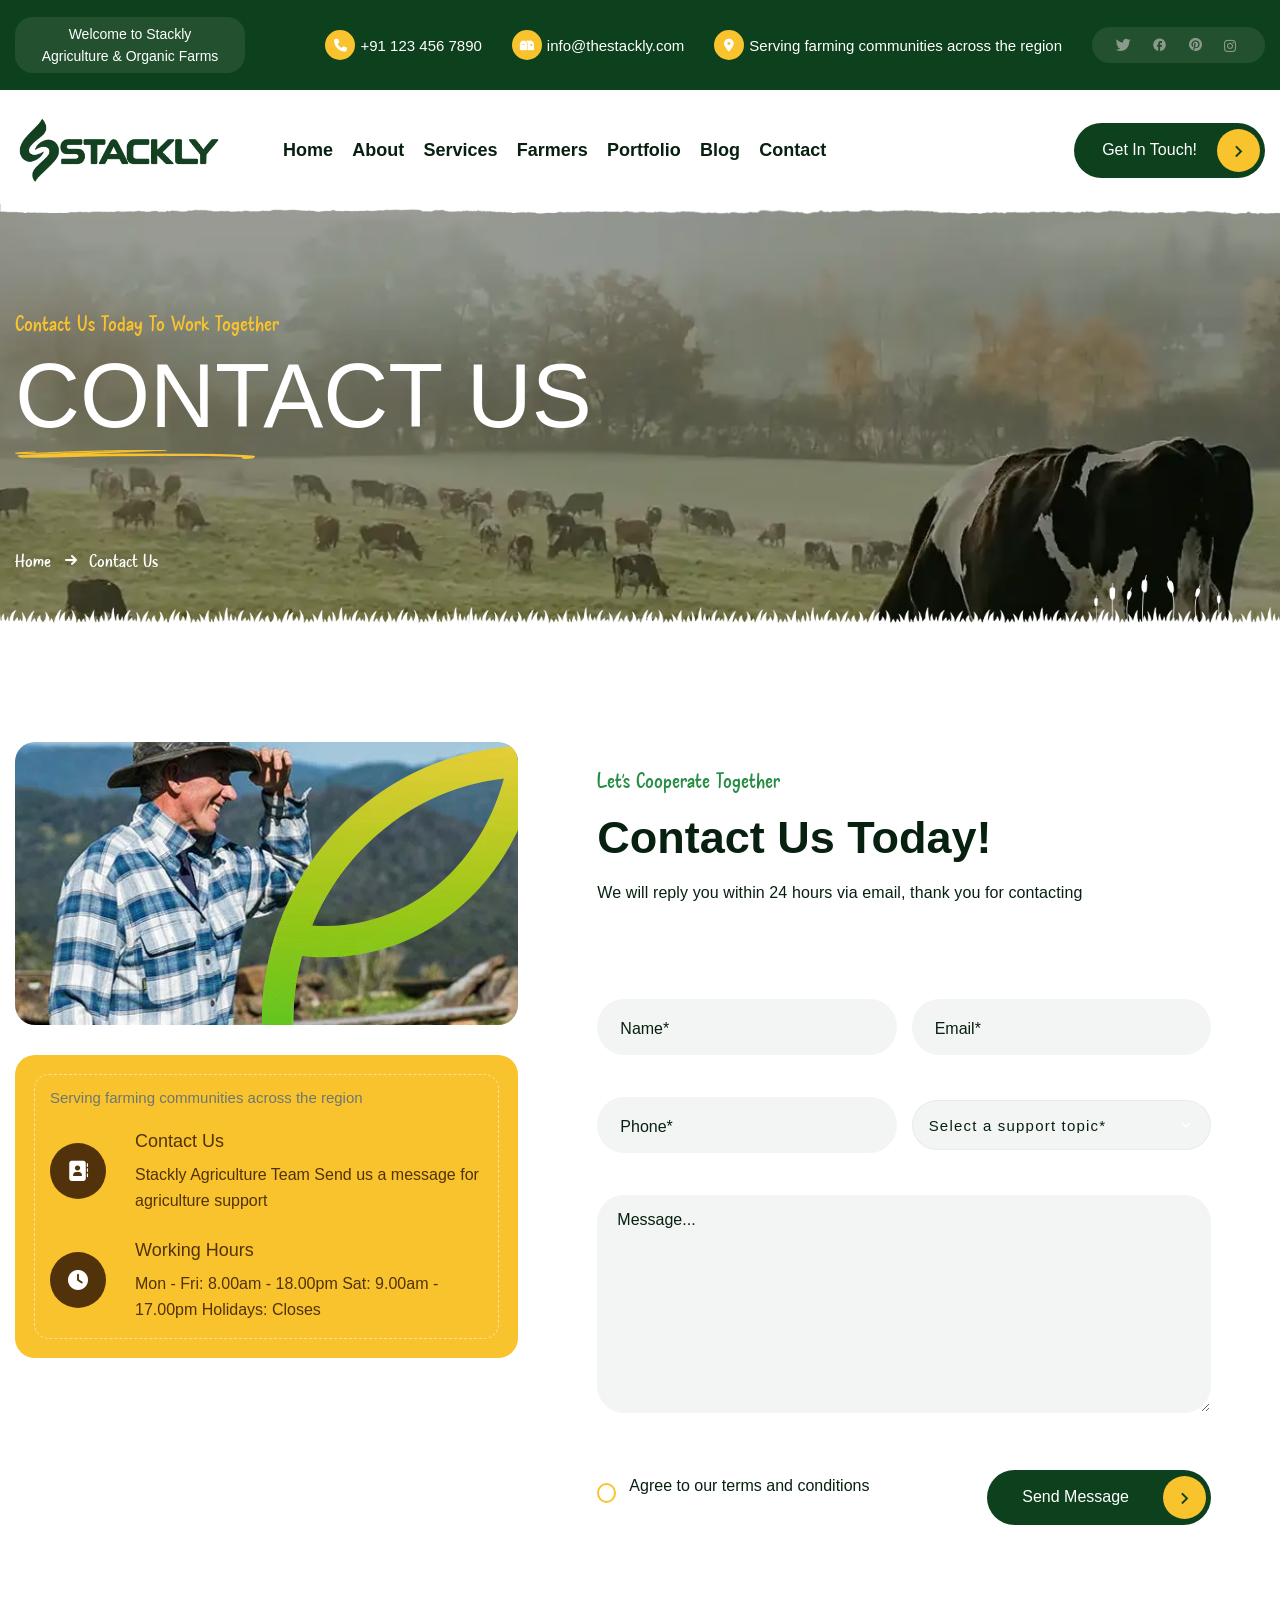
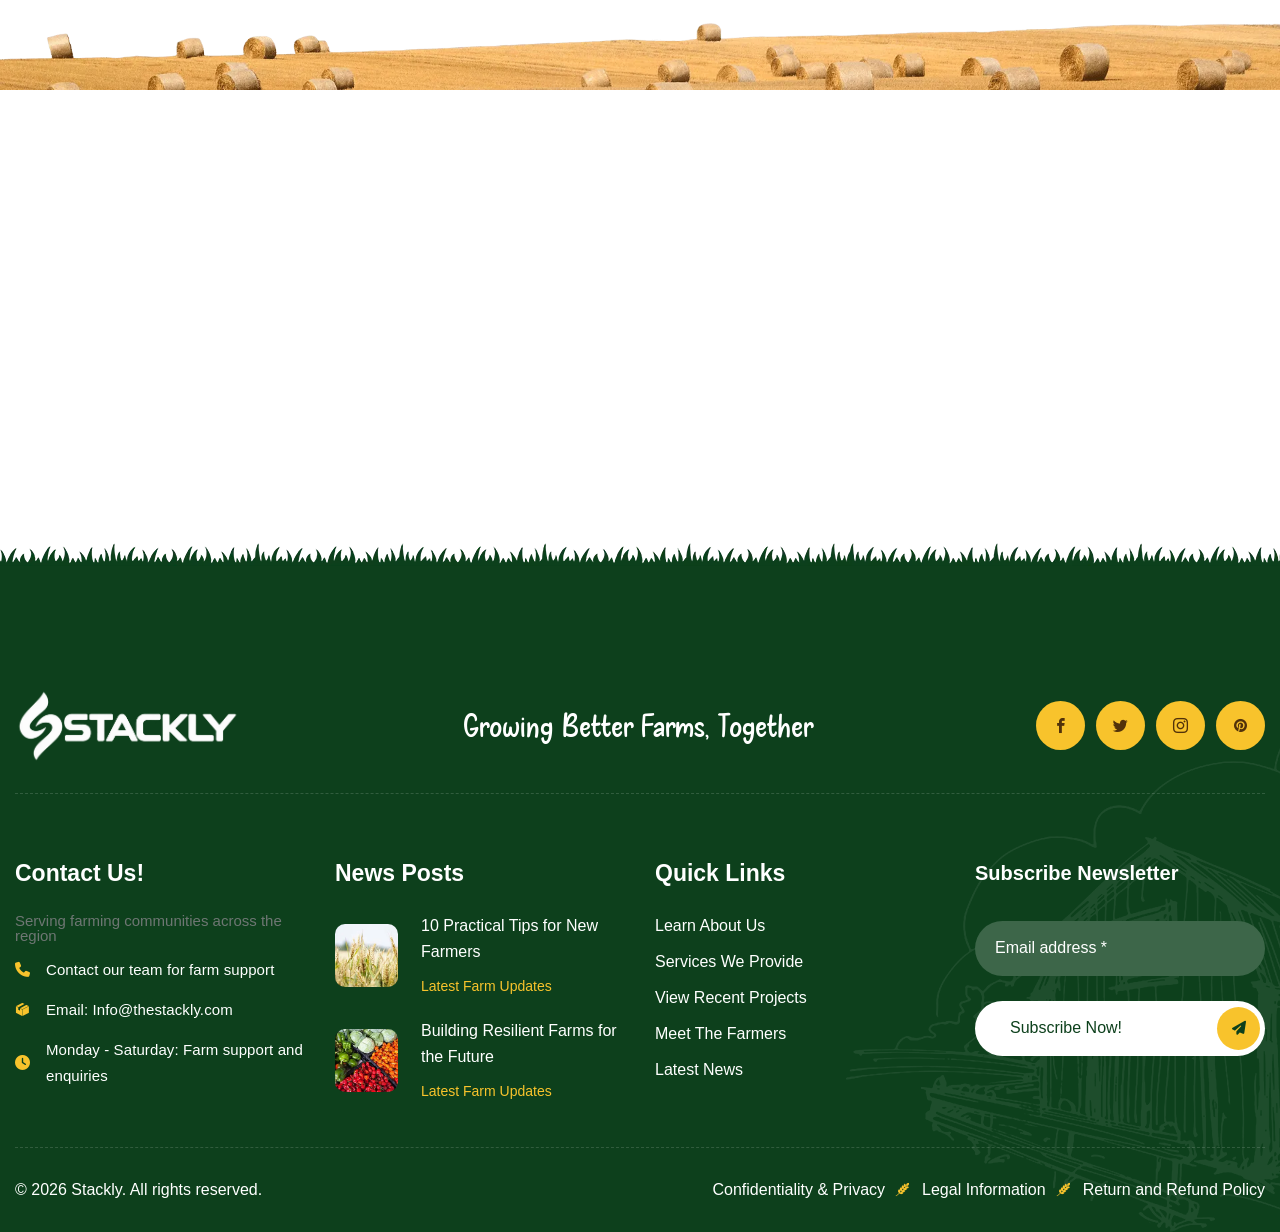
<file: contact-us.html>
<!DOCTYPE html>
<html lang="en" xml:lang="en-US" xmlns="http://www.w3.org/1999/xhtml">

<head>
    <!-- Basic Page Needs -->
    <meta charset="utf-8" />
    <title>Stackly | Agriculture &amp; Farming</title>
    <!-- Mobile Specific Metas -->
    <meta content="width=device-width, initial-scale=1, maximum-scale=1" name="viewport" />
    <!-- Bootstrap  -->
    <link href="static/css/bootstrap.css" rel="stylesheet" type="text/css" />
    <!-- Theme Style -->
    <link href="static/css/magnific-popup.min.css" rel="stylesheet" type="text/css" />
    <link href="static/css/odometer.min.css" rel="stylesheet" type="text/css" />
    <link href="static/css/swiper-bundle.min.css" rel="stylesheet" type="text/css" />
    <link href="static/css/styles.css" rel="stylesheet" type="text/css" />
    <!-- Animation Style -->
    <link href="static/css/animate.min.css" rel="stylesheet" type="text/css" />
    <link href="static/css/animate2.min.css" rel="stylesheet" type="text/css" />
    <link href="static/css/textanimation.css" rel="stylesheet" type="text/css" />
    <!-- Font -->
    <link href="static/css/fonts.css" rel="stylesheet" />
    <!-- Icon -->
    <link href="static/css/style.css" rel="stylesheet" type="text/css" />
    <link href="static/css/all.min.css" rel="stylesheet" type="text/css" />

    <style>
        #header-main {
            position: relative !important;
            top: auto !important;
            z-index: auto;
            background: #fff;
            box-shadow: none;
        }

        #header-main > .fixed-header.style-absolute {
            position: fixed !important;
            top: -1px;
            left: 0;
            right: 0;
            width: 100%;
            z-index: 10000;
        }

        #header-main .header-inner {
            align-items: center
        }

        #header-main .nav-list {
            display: flex;
            align-items: center;
            gap: clamp(12px, 1.5vw, 28px);
            flex-wrap: nowrap
        }

        #header-main .nav-list>li {
            white-space: nowrap
        }

        #header-main .nav-list>li>a {
            font-weight: 600
        }

        #header-main .nav-list .sub-nav {
            display: none !important
        }

        #header-main .nav-list li.has-child:after {
            display: none !important
        }

        #header-main .mobile-main-nav .menu>li {
            list-style: none
        }

        #header-main .mobile-main-nav .menu>li>a {
            display: block;
            padding: 12px 18px
        }

        @media(max-width:991px) {
            #header-main { position: relative !important; top: auto !important; }

            #header-main .nav-list {
                gap: 10px
            }
        }

        form input:invalid,
        form textarea:invalid,
        form select:invalid {
            box-shadow: none
        }

        form input:focus,
        form textarea:focus,
        form select:focus {
            outline: 2px solid rgba(74, 130, 45, .25);
            outline-offset: 1px
        }
    </style>

    <style>
        /* Contact form validation */
        #contactform .contact-field-error { display:block; min-height:17px; margin:5px 0 0; color:#c62828; font-size:12px; line-height:1.4; }
        #contactform .is-invalid { border:1px solid #c62828 !important; }
        #contactform .contact-form-error { color:#c62828; font-size:13px; margin:0 0 12px; }
        #contactform .send-wrap label { cursor:pointer; }
        #contactform .send-wrap input[type=checkbox] { cursor:pointer; }
        .box-map .map { width:100%; min-height:420px; }
        .box-map .map iframe { display:block; width:100%; height:420px; border:0; }

                /* Mobile navigation: readable links and a clear contact action */
        @media (max-width: 991px) {
            #header-main .mobile-nav-wrap .inner-mobile-nav {
                width: min(320px, 88vw);
                max-width: 88vw;
                padding: 18px 16px 22px;
                overflow-y: auto;
                overflow-x: hidden;
                background: #0d401c;
            }

            #header-main .mobile-nav-wrap .mobile-main-nav {
                width: 100%;
            }

            #header-main .mobile-nav-wrap .mobile-main-nav #menu-mobile-menu {
                margin: 0;
                padding: 0;
            }

            #header-main .mobile-nav-wrap .mobile-main-nav #menu-mobile-menu > li {
                display: block;
                width: 100%;
                margin: 0;
                padding: 0;
                list-style: none;
            }

            #header-main .mobile-nav-wrap .mobile-main-nav #menu-mobile-menu > li > a {
                display: block;
                padding: 12px 8px;
                color: #ffffff !important;
                font-family: "Work Sans", sans-serif;
                font-size: 16px;
                font-weight: 600;
                line-height: 1.4;
                text-decoration: none;
                opacity: 1;
                visibility: visible;
                border-bottom: 1px solid rgba(255,255,255,.12);
            }

            #header-main .mobile-nav-wrap .mobile-main-nav #menu-mobile-menu > li > a:hover,
            #header-main .mobile-nav-wrap .mobile-main-nav #menu-mobile-menu > li > a:focus {
                color: #f8c32c !important;
            }

            #header-main .mobile-nav-wrap .group-icon {
                display: block;
                width: 100%;
                margin: 20px 0 0;
            }

            #header-main .mobile-nav-wrap .mobile-get-in-touch {
                display: flex;
                align-items: center;
                justify-content: space-between;
                width: 100%;
                min-height: 48px;
                padding: 12px 18px;
                border-radius: 30px;
                background: #f8c32c;
                color: #0d401c !important;
                font-size: 15px;
                font-weight: 700;
                line-height: 1.2;
                text-decoration: none;
            }

            #header-main .mobile-nav-wrap .mobile-get-in-touch i {
                color: #0d401c !important;
                font-size: 18px;
            }

            #header-main .mobile-nav-wrap .mobile-get-in-touch:hover,
            #header-main .mobile-nav-wrap .mobile-get-in-touch:focus {
                background: #ffffff;
                color: #0d401c !important;
            }

            #header-main .mobile-nav-wrap .inner-mobile-nav .logo .mobile-nav-close {
                z-index: 5;
                color: #ffffff !important;
                font-size: 22px;
            }

            #header-main .mobile-nav-wrap .inner-mobile-nav .bottom {
                margin-top: auto;
                padding-top: 28px;
            }
        }

    </style>

</head>

<body>
    <!-- Wrapper -->
    <div id="wrapper">
    <div id="loading">
            <div id="loading-center">
                <div class="loader-container">
                    <div class="wrap-loader">
                        <div class="loader">
                        </div>
                        <div class="icon">
                            <img alt="" src="images/logo.webp" />
                        </div>
                    </div>
                </div>
            </div>
        </div><!-- /.Preloader -->
                <!-- Top-bar -->
        <div class="tf-topbar">
            <div class="tf-container w-1780">
                <div class="row">
                    <div class="col-lg-12">
                        <div class="topbar-inner">
                            <div class="topbar-left">
                                <span class="fs-14 font-nunito">Welcome to Stackly</span>
                                <span class="fs-14 font-nunito">Agriculture &amp; Organic Farms</span>
                            </div>
                            <div class="topbar-right">
                                <ul class="contact-list">
    <li class="item">
        <span class="icon">
            <i class="fa-solid fa-phone"></i>
        </span>
        <span>+91 123 456 7890</span>
    </li>

    <li class="item">
        <span class="icon">
            <img alt="" src="static/picture/mailbox.webp" />
        </span>
        <span>info@thestackly.com</span>
    </li>

    <li class="item">
        <span class="icon">
            <i class="fa-solid fa-location-dot"></i>
        </span>
        <span>Serving farming communities across the region</span>
    </li>
</ul>
                                <ul class="social-list">
                                    <li class="item">
                                        <a href="404.html">
                                            <i class="icon-twitter"></i>
                                        </a>
                                    </li>
                                    <li class="item">
                                        <a href="404.html">
                                            <i class="icon-facebook"></i>
                                        </a>
                                    </li>
                                    <li class="item">
                                        <a href="404.html">
                                            <i class="icon-pinterest"></i>
                                        </a>
                                    </li>
                                    <li class="item">
                                        <a href="404.html">
                                            <i class="icon-instagram2"></i>
                                        </a>
                                    </li>
                                </ul>
                            </div>
                        </div>
                    </div>
                </div>
            </div>
        </div><!-- /Top-bar -->
        <!-- Welcome -->
        <div class="box-welcome">
            <div class="tf-overlay"></div>
            <div class="welcome-wrap">
                <div class="content">
                    <div class="btn-close-welcome icon style-circle">
                        <i class="icon-close"></i>
                    </div>
                    <h3 class="title font-snowfall">
                        Stackly Agriculture <br />
                        Farm of laughter and
                        happiness!
                    </h3>
                    <p class="text font-nunito">Stackly Agriculture is built around a simple goal: support farmers with
                        practical information and connect communities with quality produce.</p>
                    <ul class="infor-list">
                        <li class="item">Serving farming communities across the region</li>
                        <li class="item">
                            <i class="fa-solid fa-phone"></i>
                            <p>
                                Call us: +91 123 456 7890
                            </p>
                        </li>
                        <li class="item">
                            <img alt="" src="static/picture/mailbox-2.webp" />
                            <p>
                                Mail Support:
                                Stackly Agriculture Team
                            </p>
                        </li>
                        <li class="item">
                            <i class="fa-solid fa-clock"></i>
                            <p>
                                Mon - Sat: 8.00am - 18.00pm
                            </p>
                        </li>
                    </ul>
                    <div class="wg-social">
                        <ul class="list">
                            <li class="item">
                                <a href="404.html"><i class="icon-facebook1"></i></a>
                            </li>
                            <li class="item">
                                <a href="404.html"><i class="icon-twitter"></i></a>
                            </li>
                            <li class="item">
                                <a href="404.html"><i class="icon-instagram2"></i></a>
                            </li>
                            <li class="item">
                                <a href="404.html"><i class="icon-pinterest"></i></a>
                            </li>
                        </ul>
                    </div>
                </div>
            </div>
        </div><!-- /.Welcome -->
        <!-- Header  -->
        <header class="header has-item-bot" id="header-main">
            <div class="tf-container w-1780">
                <div class="row">
                    <div class="col-lg-12">
                        <div class="header-inner">
                            <div class="header-left">
                                <div class="logo-site">
                                    <a href="index.html">
                                        <img alt="" src="images/logo-dark.webp" />
                                    </a>
                                </div>
                                <div class="main-nav">
                                    <ul class="nav-list">
                                        <li class="item"><a href="index.html">Home</a></li>
                                        <li class="item"><a href="about-us.html">About</a></li>
                                        <li class="item"><a href="our-services.html">Services</a></li>
                                        <li class="item"><a href="our-farmers.html">Farmers</a></li>
                                        <li class="item"><a href="portfolio.html">Portfolio</a></li>
                                        <li class="item"><a href="blog.html">Blog</a></li>
                                        <li class="item"><a href="contact-us.html">Contact</a></li>
                                    </ul>
                                </div>
                            </div>
                            <div class="header-right">
                                <a class="tf-btn gap-30" href="login.html">
                                    <span class="text-style">Get In Touch!</span>
                                    <div class="icon"><i class="icon-arrow_right"></i></div>
                                </a>
                                <div class="wg-welcome btn-open-welcome">
                                    <i class="icon-fences-icon fs-24"></i>
                                </div>
                                <div class="mobile-button">
                                    <span></span>
                                </div>
                            </div>
                        </div>
                        <div class="mobile-nav-wrap">
                            <div class="overlay-mobile-nav"></div>
                            <div class="inner-mobile-nav overflow-y-auto">
                                <div class="top">
                                    <div class="logo">
                                        <a class="main-logo" href="index.html" rel="home">
                                            <img alt="" id="mobile-logo_header" src="images/logo-white.webp" />
                                        </a>
                                        <div class="mobile-nav-close">
                                            <i class="icon-close"></i>
                                        </div>
                                    </div>
                                    <nav class="mobile-main-nav" id="mobile-main-nav">
                                        <ul class="menu" id="menu-mobile-menu">
                                            <li class="menu-item"><a href="index.html">Home</a></li>
                                            <li class="menu-item"><a href="about-us.html">About</a></li>
                                            <li class="menu-item"><a href="our-services.html">Services</a></li>
                                            <li class="menu-item"><a href="our-farmers.html">Farmers</a></li>
                                            <li class="menu-item"><a href="portfolio.html">Portfolio</a></li>
                                            <li class="menu-item"><a href="blog.html">Blog</a></li>
                                            <li class="menu-item"><a href="contact-us.html">Contact</a></li>
                                        </ul>
                                    </nav>
                                    <div class="group-icon">
                                        <a class="mobile-get-in-touch" href="login.html">
                                            <span>Get In Touch</span>
                                            <i class="icon-arrow_right"></i>
                                        </a>
                                    </div>
                                </div>
                                <div class="bottom">
                                    <div class="infor-list">
                                        <ul>
                                            <li>
                                                <h5 class="title">
                                                    Address:
                                                </h5>
                                                <p>
                                                    Serving farming communities across the region
                                                </p>
                                            </li>
                                            <li>
                                                <h5 class="title">
                                                    Phone:
                                                </h5>
                                                <p>
                                                    +91 123 456 7890
                                                </p>
                                            </li>
                                            <li>
                                                <h5 class="title">
                                                    Email:
                                                </h5>
                                                <p>
                                                    info@thestackly.com
                                                </p>
                                            </li>
                                        </ul>
                                    </div>
                                    <div class="wg-social">
                                        <ul class="list">
                                            <li class="item">
                                                <a href="404.html"><i class="icon-facebook1"></i></a>
                                            </li>
                                            <li class="item">
                                                <a href="404.html"><i class="icon-twitter"></i></a>
                                            </li>
                                            <li class="item">
                                                <a href="404.html"><i class="icon-instagram2"></i></a>
                                            </li>
                                            <li class="item">
                                                <a href="404.html"><i class="icon-pinterest"></i></a>
                                            </li>
                                        </ul>
                                    </div>
                                </div>
                            </div>
                        </div>
                    </div>
                </div>
            </div>
            <div class="fixed-header style-absolute">
                <div class="tf-container w-1780">
                    <div class="row">
                        <div class="col-lg-12">
                            <div class="header-inner">
                                <div class="header-left">
                                    <div class="logo-site">
                                        <a href="index.html">
                                            <img alt="" src="images/logo-dark.webp" />
                                        </a>
                                    </div>
                                    <div class="main-nav">
                                        <ul class="nav-list">
                                            <li class="item"><a href="index.html">Home</a></li>
                                            <li class="item"><a href="about-us.html">About</a></li>
                                            <li class="item"><a href="our-services.html">Services</a></li>
                                            <li class="item"><a href="our-farmers.html">Farmers</a></li>
                                            <li class="item"><a href="portfolio.html">Portfolio</a></li>
                                            <li class="item"><a href="blog.html">Blog</a></li>
                                            <li class="item"><a href="contact-us.html">Contact</a></li>
                                        </ul>
                                    </div>
                                </div>
                                <div class="header-right">
                                    <a class="tf-btn gap-30" href="login.html">
                                        <span class="text-style">Get In Touch!</span>
                                        <div class="icon"><i class="icon-arrow_right"></i></div>
                                    </a>
                                    <div class="wg-welcome btn-open-welcome">
                                        <i class="icon-fences-icon fs-24"></i>
                                    </div>
                                    <div class="mobile-button">
                                        <span></span>
                                    </div>
                                </div>
                            </div>
                        </div>
                    </div>
                </div>
                <div class="header-item children">
                    <img alt="" src="static/picture/page-title-top.webp" />
                </div>
            </div>
            <div class="header-item">
                <img alt="" src="static/picture/page-title-top.webp" />
            </div>
        </header><!-- /.Header -->
    
        <!-- Page-title -->
        <div class="page-title page-contact-us">
            <div class="rellax" data-rellax-speed="5">
                <img alt="" src="static/picture/contact-us.webp" />
            </div>
            <div class="content-wrap">
                <div class="tf-container w-1290">
                    <div class="row">
                        <div class="col-lg-12">
                            <div class="content">
                                <p class="sub-title">
                                    Contact Us Today To Work Together
                                </p>
                                <h1 class="title">
                                    Contact Us
                                </h1>
                                <div class="icon-img">
                                    <img alt="" src="static/picture/line-throw-title.webp" />
                                </div>
                                <div class="breadcrumb">
                                    <a href="index.html">Home</a>
                                    <div class="icon">
                                        <i class="icon-arrow-right1"></i>
                                    </div>
                                    <a href="javascript:void(0)">Contact Us </a>
                                </div>
                            </div>
                        </div>
                    </div>
                </div>
            </div>
            <div class="img-item item-2">
                <img alt="" src="static/picture/grass.webp" />
            </div>
        </div><!-- /.Page-title -->
        <!-- Main-content -->
        <div class="main-content pt-0 pb-0 page-contact-us">
            <!-- Section contact us -->
            <section class="s-contact-us style-2 bg-white pt-118 pb-88">
                <div class="section-wrap">
                    <div class="tf-container w-1290">
                        <div class="row">
                            <div class="col-lg-5">
                                <div class="content-left">
                                    <div class="image mb-30">
                                        <img alt="./images/section/s-contact.webp" class="img lazyload"
                                            src="static/picture/s-contact.webp" />
                                        <img alt="" class="img-item tf-animate__rotate-left"
                                            src="static/picture/leaf.webp" />
                                    </div>
                                    <ul class="contact-list">
                                        <li class="wow fadeInUp" data-wow-duration="1.4s">Serving farming communities
                                            across the region</li>
                                        <li class="wow fadeInUp" data-wow-duration="1.4s">
                                            <div class="icon style-circle">
                                                <i class="fa-solid fa-address-book"></i>
                                            </div>
                                            <div class="infor">
                                                <p class="title">
                                                    Contact Us
                                                </p>
                                                <p class="text">
                                                    Stackly Agriculture Team <br />
                                                    Send us a message for agriculture support
                                                </p>
                                            </div>
                                        </li>
                                        <li class="wow fadeInUp" data-wow-duration="1.4s">
                                            <div class="icon style-circle">
                                                <i class="fa-solid fa-clock"></i>
                                            </div>
                                            <div class="infor">
                                                <p class="title">
                                                    Working Hours
                                                </p>
                                                <p class="text">
                                                    Mon - Fri: 8.00am - 18.00pm <br />
                                                    Sat: 9.00am - 17.00pm Holidays: Closes
                                                </p>
                                            </div>
                                        </li>
                                    </ul>
                                </div>
                            </div>
                            <div class="col-lg-7">
                                <div class="content-section">
                                    <div class="heading-section has-text mb-50">
                                        <p class="sub-title">Let's Cooperate Together</p>
                                        <p class="title wow fadeInUp" data-wow-delay="0s">Contact Us Today!</p>
                                        <p class="text">
                                            We will reply you within 24 hours via email, thank you for contacting

                                        </p>
                                        <div class="img-item">
                                            <img alt="" class="tf-animate-1" src="static/picture/rice-plant-2.webp" />
                                        </div>
                                    </div>
                                    <form action="404.html" class="form-send-message style-2" id="contactform" method="get" novalidate>
                                        <div class="cols style-2 mb-15">
                                            <fieldset>
                                                <input aria-required="true" class="form-control" id="name" name="name" maxlength="80" autocomplete="name"
                                                    placeholder="Name*" required type="text" />
                                            </fieldset>
                                            <fieldset>
                                                <input class="form-control email" id="mail" name="mail" maxlength="120" autocomplete="email"
                                                    placeholder="Email*" required type="email" />
                                            </fieldset>
                                        </div>
                                        <div class="cols style-2 mb-15">
                                            <fieldset>
                                                <input aria-required="true" class="form-control" id="phone" name="phone" autocomplete="tel"
                                                    pattern="[0-9+() .-]{7,20}" maxlength="20" placeholder="Phone*" required
                                                    type="tel" />
                                            </fieldset>
                                            <fieldset class="dropdown">
                                                <select id="Support" name="text" required="required">
                                                    <option selected value="" disabled>Select a support topic*</option>
                                                    <option value="Crop and soil support">Crop and soil support</option>
                                                    <option value="Farm planning">Farm planning</option>
                                                    <option value="Livestock care">Livestock care</option>
                                                    <option value="General enquiry">General enquiry</option>
                                                </select>
                                            </fieldset>
                                        </div>
                                        <div class="cols mb-30">
                                            <fieldset>
                                                <textarea id="message" name="message" placeholder="Message..." minlength="10" maxlength="1000" required></textarea>
                                            </fieldset>
                                        </div>
                                        <div id="contact-form-error" class="contact-form-error" role="alert" aria-live="polite"></div>
                                        <div class="checkbox-item send-wrap">
                                            <label class="mb-0">
                                                <span class="text font-nunito">Agree to our terms and
                                                    conditions</span>
                                                <input class="checkbox-item" id="contact-terms" name="terms" type="checkbox" required />
                                                <span class="btn-checkbox"></span>
                                            </label>
                                            <button class="tf-btn" type="submit">
                                                <span class="text-style">
                                                    Send Message
                                                </span>
                                                <span class="icon">
                                                    <i class="icon-arrow_right"></i>
                                                </span>
                                            </button>
                                        </div>
                                    </form>
                                </div>
                            </div>
                        </div>
                    </div>
                </div>
            </section><!-- /.Section contact us -->
            <!-- Section map -->
            <div class="box-map">
                <div class="map" id="map" aria-label="Map showing Salem, Tamil Nadu">
                    <iframe
                        title="Map of Salem, Tamil Nadu"
                        src="https://www.google.com/maps?q=Salem%2C%20Tamil%20Nadu%2C%20India&output=embed"
                        loading="lazy"
                        referrerpolicy="no-referrer-when-downgrade"
                        allowfullscreen>
                    </iframe>
                </div>
            </div><!-- Section map -->
        </div><!-- /.Main-content -->
        <!-- Footer -->
        <footer class="footer" id="footer-main">
            <div class="tf-container w-1290">
                <div class="row">
                    <div class="col-lg-12">
                        <div class="footer-top">
                            <div class="footer-left">
                                <div class="logo">
                                    <a href="index.html">
                                        <img alt="" src="images/logo-white.webp" />
                                    </a>
                                </div>
                            </div>
                            <div class="footer-center">
                                <p class="font-snowfall">
                                    Growing Better Farms, Together
                                </p>
                            </div>
                            <div class="footer-right">
                                <div class="wg-social">
                                    <ul class="list">
                                        <li class="item">
                                            <a href="404.html"><i class="icon-facebook1"></i></a>
                                        </li>
                                        <li class="item">
                                            <a href="404.html"><i class="icon-twitter"></i></a>
                                        </li>
                                        <li class="item">
                                            <a href="404.html"><i class="icon-instagram2"></i></a>
                                        </li>
                                        <li class="item">
                                            <a href="404.html"><i class="icon-pinterest"></i></a>
                                        </li>
                                    </ul>
                                </div>
                            </div>
                        </div>
                    </div>
                </div>
            </div>
            <div class="footer-inner">
                <div class="tf-container w-1290">
                    <div class="row">
                        <div class="col-lg-3 col-md-6">
                            <div class="footer-inner-wrap footer-col-block">
                                <h4 class="footer-title footer-title-desktop mb-23">
                                    Contact Us!
                                </h4>
                                <h4 class="footer-title footer-title-mobile mb-23">
                                    Contact Us!
                                </h4>
                                <ul class="contact-list tf-collapse-content">
                                    <li>Serving farming communities across the region</li>
                                    <li>
                                        <i class="fa-solid fa-phone"></i>
                                        <p class="phone-number fs-15">
                                            Contact our team for farm support
                                        </p>
                                    </li>
                                    <li>
                                        <i class="icon-package-box"></i>
                                        <p class="email fs-15">
                                            Email: Info@thestackly.com
                                        </p>
                                    </li>
                                    <li>
                                        <i class="fa-solid fa-clock"></i>
                                        <p class="time-open fs-15">
                                            Monday - Saturday: Farm support and enquiries
                                        </p>
                                    </li>
                                </ul>
                            </div>
                        </div>
                        <div class="col-lg-3 col-md-6">
                            <div class="footer-inner-wrap footer-col-block">
                                <h4 class="footer-title footer-title-desktop mb-23">
                                    News Posts
                                </h4>
                                <h4 class="footer-title footer-title-mobile mb-23">
                                    News Posts
                                </h4>
                                <ul class="new-post-list tf-collapse-content">
                                    <li class="item img-hover">
                                        <div class="image hover-item">
                                            <img alt="" src="static/picture/f-new-post-1.webp" />
                                        </div>
                                        <div class="content">
                                            <a class="title-post hover-text-secondary" href="404.html">10 Practical Tips for
                                                New Farmers</a>
                                            <p class="date-release">
                                                Latest Farm Updates
                                            </p>
                                        </div>
                                    </li>
                                    <li class="item img-hover">
                                        <div class="image hover-item">
                                            <img alt="" src="static/picture/f-new-post--2.webp" />
                                        </div>
                                        <div class="content">
                                            <a class="title-post hover-text-secondary" href="404.html">Building Resilient Farms
                                                for the Future</a>
                                            <p class="date-release">
                                                Latest Farm Updates
                                            </p>
                                        </div>
                                    </li>
                                </ul>
                            </div>
                        </div>
                        <div class="col-lg-3 col-md-6">
                            <div class="footer-inner-wrap footer-col-block">
                                <h4 class="footer-title footer-title-desktop mb-28">
                                    Quick Links
                                </h4>
                                <h4 class="footer-title footer-title-mobile mb-28">
                                    Quick Links
                                </h4>
                                <ul class="link-list tf-collapse-content">
                                    <li class="item">
                                        <a href="about-us.html">
                                            <svg height="16" viewbox="0 0 448 512" width="14"
                                                xmlns="http://www.w3.org/2000/svg">
                                                <path
                                                    d="M264.547 70.633L440.547 238.633C445.297 243.164 447.984 249.445 447.984 256.008S445.297 268.852 440.547 273.383L264.547 441.383C254.953 450.508 239.766 450.164 230.609 440.57C221.453 431.07 221.797 415.82 231.422 406.633L364.09 280.008H24C10.75 280.008 0 269.258 0 256.008S10.75 232.008 24 232.008H364.09L231.422 105.383C221.797 96.227 221.453 80.977 230.609 71.445C239.766 61.852 254.953 61.508 264.547 70.633Z">
                                                </path>
                                            </svg>
                                            Learn About Us
                                        </a>
                                    </li>
                                    <li class="item">
                                        <a href="our-services.html">
                                            <svg height="16" viewbox="0 0 448 512" width="14"
                                                xmlns="http://www.w3.org/2000/svg">
                                                <path
                                                    d="M264.547 70.633L440.547 238.633C445.297 243.164 447.984 249.445 447.984 256.008S445.297 268.852 440.547 273.383L264.547 441.383C254.953 450.508 239.766 450.164 230.609 440.57C221.453 431.07 221.797 415.82 231.422 406.633L364.09 280.008H24C10.75 280.008 0 269.258 0 256.008S10.75 232.008 24 232.008H364.09L231.422 105.383C221.797 96.227 221.453 80.977 230.609 71.445C239.766 61.852 254.953 61.508 264.547 70.633Z">
                                                </path>
                                            </svg>
                                            Services We Provide</a>
                                    </li>
                                    <li class="item">
                                        <a href="portfolio.html">
                                            <svg height="16" viewbox="0 0 448 512" width="14"
                                                xmlns="http://www.w3.org/2000/svg">
                                                <path
                                                    d="M264.547 70.633L440.547 238.633C445.297 243.164 447.984 249.445 447.984 256.008S445.297 268.852 440.547 273.383L264.547 441.383C254.953 450.508 239.766 450.164 230.609 440.57C221.453 431.07 221.797 415.82 231.422 406.633L364.09 280.008H24C10.75 280.008 0 269.258 0 256.008S10.75 232.008 24 232.008H364.09L231.422 105.383C221.797 96.227 221.453 80.977 230.609 71.445C239.766 61.852 254.953 61.508 264.547 70.633Z">
                                                </path>
                                            </svg>
                                            View Recent Projects</a>
                                    </li>
                                    <li class="item">
                                        <a href="our-farmers.html">
                                            <svg height="16" viewbox="0 0 448 512" width="14"
                                                xmlns="http://www.w3.org/2000/svg">
                                                <path
                                                    d="M264.547 70.633L440.547 238.633C445.297 243.164 447.984 249.445 447.984 256.008S445.297 268.852 440.547 273.383L264.547 441.383C254.953 450.508 239.766 450.164 230.609 440.57C221.453 431.07 221.797 415.82 231.422 406.633L364.09 280.008H24C10.75 280.008 0 269.258 0 256.008S10.75 232.008 24 232.008H364.09L231.422 105.383C221.797 96.227 221.453 80.977 230.609 71.445C239.766 61.852 254.953 61.508 264.547 70.633Z">
                                                </path>
                                            </svg>
                                            Meet The Farmers</a>
                                    </li>
                                    <li class="item">
                                        <a href="blog.html">
                                            <svg height="16" viewbox="0 0 448 512" width="14"
                                                xmlns="http://www.w3.org/2000/svg">
                                                <path
                                                    d="M264.547 70.633L440.547 238.633C445.297 243.164 447.984 249.445 447.984 256.008S445.297 268.852 440.547 273.383L264.547 441.383C254.953 450.508 239.766 450.164 230.609 440.57C221.453 431.07 221.797 415.82 231.422 406.633L364.09 280.008H24C10.75 280.008 0 269.258 0 256.008S10.75 232.008 24 232.008H364.09L231.422 105.383C221.797 96.227 221.453 80.977 230.609 71.445C239.766 61.852 254.953 61.508 264.547 70.633Z">
                                                </path>
                                            </svg>
                                            Latest News</a>
                                    </li>
                                </ul>
                            </div>
                        </div>
                        <div class="col-lg-3 col-md-6">
                            <div class="footer-inner-wrap">
                                <h4 class="footer-title fs-20">
                                    Subscribe Newsletter
                                </h4>
                                <!-- Newsletter Subscribe Form -->


<!-- Newsletter Form Start -->
<form id="subscribe-form"
      class="newsletter-custom-form style-2"
      method="post"
      action="#"
      novalidate>

    <div class="w-100" id="subscribe-content">

        <input
            type="email"
            class="email style-2"
            id="subscribe-email"
            name="email-form"
            placeholder="Email address *"
            autocomplete="email"
            maxlength="100"
        />

        <!-- Inline Error Message -->
        <span id="subscribe-error" class="subscribe-error"></span>

        <button
            class="tf-btn full bg-white scale-40"
            id="subscribe-button"
            type="submit">

            <span class="text-style cl-primary">
                Subscribe Now!
            </span>

            <span class="icon">
                <i class="fa-solid fa-paper-plane fs-14"></i>
            </span>

        </button>

    </div>

</form>
<!-- Newsletter Form End -->


<style>
#subscribe-error {
    display: block;
    color: #ff3b3b;
    font-size: 13px;
    margin-top: 7px;
    min-height: 18px;
    line-height: 18px;
}

#subscribe-email.input-error {
    border: 1px solid #ff3b3b !important;
}

#subscribe-email.input-success {
    border: 1px solid #28a745 !important;
}

#subscribe-button:disabled {
    opacity: 0.6;
    cursor: not-allowed;
}
</style>


<script>
document.addEventListener("DOMContentLoaded", function () {

    const form = document.getElementById("subscribe-form");
    const email = document.getElementById("subscribe-email");
    const error = document.getElementById("subscribe-error");
    const button = document.getElementById("subscribe-button");

    if (!form || !email || !error || !button) return;

    function validateEmail() {

        const value = email.value.trim();

        email.classList.remove("input-error", "input-success");
        error.textContent = "";

        if (value === "") {
            error.textContent = "Please enter your email address.";
            email.classList.add("input-error");
            return false;
        }

        const emailPattern = /^[^\s@]+@[^\s@]+\.[^\s@]{2,}$/;

        if (!emailPattern.test(value)) {
            error.textContent = "Please enter a valid email address.";
            email.classList.add("input-error");
            return false;
        }

        email.classList.add("input-success");
        return true;
    }

    email.addEventListener("blur", validateEmail);

    email.addEventListener("input", function () {
        error.textContent = "";
        email.classList.remove("input-error", "input-success");
    });

    form.addEventListener("submit", function (event) {

        event.preventDefault();
        event.stopPropagation();
        event.stopImmediatePropagation();

        if (!validateEmail()) {
            email.focus();
            return;
        }

        button.disabled = true;
        button.querySelector(".text-style").textContent = "Please wait...";

        setTimeout(function () {
            window.location.href = "404.html";
        }, 800);

    }, true);

});
</script>

                            </div>
                        </div>
                    </div>
                </div>
            </div>
            <div class="tf-container w-1290">
                <div class="row">
                    <div class="col-lg-12">
                        <div class="footer-bottom">
                            <p class="no-copy font-nunito">
                                <span>© 2026 Stackly. All rights reserved.</span>
                            </p>
                            <ul class="policy-list">
                                <li class="item">
                                    <a href="404.html">
                                        Confidentiality &amp; Privacy
                                    </a>
                                </li>
                                <li class="item">
                                    <a href="404.html"> Legal Information </a>
                                </li>
                                <li class="item">
                                    <a href="404.html">
                                        Return and Refund Policy
                                    </a>
                                </li>
                            </ul>
                        </div>
                    </div>
                </div>
            </div>
            <div class="img-item item-1">
                <img alt="" src="static/picture/grass-2.webp" />
            </div>
            <div class="img-item item-2">
                <div class="scroll-element-3">
                    <img alt="" class="wow zoomIn" src="static/picture/silo.webp" />
                </div>
            </div>
        </footer>
    </div><!-- /#Wapper -->

    <!-- Prograss -->
    <div class="progress-wrap">
        <svg class="progress-circle svg-content" height="100%" viewbox="-1 -1 102 102" width="100%">
            <path d="M50,1 a49,49 0 0,1 0,98 a49,49 0 0,1 0,-98"
                style="transition: stroke-dashoffset 10ms linear; stroke-dasharray: 307.919, 307.919; stroke-dashoffset: 307.919;">
            </path>
        </svg>
    </div><!-- /.Prograss -->
    <!-- Javascript -->
    <script src="static/js/bootstrap.min.js" type="text/javascript"></script>
    <script src="static/js/jquery.min.js" type="text/javascript"></script>
    <script src="static/js/lazysize.min.js" type="text/javascript"></script>
    <script src="static/js/wow.min.js" type="text/javascript"></script>
    <script src="static/js/magnific-popup.min.js" type="text/javascript"></script>
    <script src="static/js/odometer.min.js" type="text/javascript"></script>
    <script src="static/js/counter.js" type="text/javascript"></script>
    <script src="static/js/swiper-bundle.min.js" type="text/javascript"></script>
    <script src="static/js/swiper.js" type="text/javascript"></script>
    <script src="static/js/jquery-validate.js" type="text/javascript"></script>
    <script src="static/js/rellax.min.js" type="text/javascript"></script>
    <script>
        var rellax = new Rellax(".rellax");
    </script>
    <script src="static/js/main.js" type="text/javascript"></script>
    <!-- /Javascript -->

    <script>
    document.addEventListener("DOMContentLoaded", function () {
        const form = document.getElementById("contactform");
        if (!form) return;

        const fields = [
            { el: document.getElementById("name"), message: "Please enter your name.", validate: v => v.length >= 2 },
            { el: document.getElementById("mail"), message: "Please enter a valid email address.", validate: v => /^[^\s@]+@[^\s@]+\.[^\s@]{2,}$/.test(v) },
            { el: document.getElementById("phone"), message: "Please enter a valid phone number (7–20 characters).", validate: v => /^[0-9+() .-]{7,20}$/.test(v) && v.replace(/\D/g, "").length >= 7 },
            { el: document.getElementById("Support"), message: "Please select a support topic.", validate: v => v !== "" },
            { el: document.getElementById("message"), message: "Please enter a message (at least 10 characters).", validate: v => v.length >= 10 }
        ];

        fields.forEach(({el}) => {
            if (!el) return;
            const error = document.createElement("span");
            error.className = "contact-field-error";
            error.setAttribute("aria-live", "polite");
            el.closest("fieldset")?.appendChild(error);
            el.dataset.errorTarget = "contact-field-error";
            el.addEventListener("input", () => {
                el.classList.remove("is-invalid");
                const target = el.closest("fieldset")?.querySelector(".contact-field-error");
                if (target) target.textContent = "";
            });
            el.addEventListener("change", () => {
                el.classList.remove("is-invalid");
                const target = el.closest("fieldset")?.querySelector(".contact-field-error");
                if (target) target.textContent = "";
            });
        });

        const terms = document.getElementById("contact-terms");
        const termsLabel = terms?.closest("label");
        let termsError = null;
        if (termsLabel) {
            termsError = document.createElement("span");
            termsError.className = "contact-field-error";
            termsError.setAttribute("aria-live", "polite");
            termsLabel.appendChild(termsError);
            terms.addEventListener("change", () => { if (terms.checked) termsError.textContent = ""; });
        }

        form.addEventListener("submit", function (event) {
            event.preventDefault();
            event.stopPropagation();

            let firstInvalid = null;
            fields.forEach(({el, message, validate}) => {
                const value = (el.value || "").trim();
                const valid = validate(value);
                const error = el.closest("fieldset")?.querySelector(".contact-field-error");
                if (!valid) {
                    el.classList.add("is-invalid");
                    if (error) error.textContent = message;
                    if (!firstInvalid) firstInvalid = el;
                } else {
                    el.classList.remove("is-invalid");
                    if (error) error.textContent = "";
                }
            });

            if (terms && !terms.checked) {
                termsError.textContent = "Please agree to the terms and conditions.";
                if (!firstInvalid) firstInvalid = terms;
            }

            if (firstInvalid) {
                firstInvalid.focus();
                return;
            }

            const button = form.querySelector('button[type="submit"]');
            if (button) {
                button.disabled = true;
                const label = button.querySelector(".text-style");
                if (label) label.textContent = "Please wait...";
            }
            window.location.href = "404.html";
        });
    });
    </script>

</body>

</html>
</file>
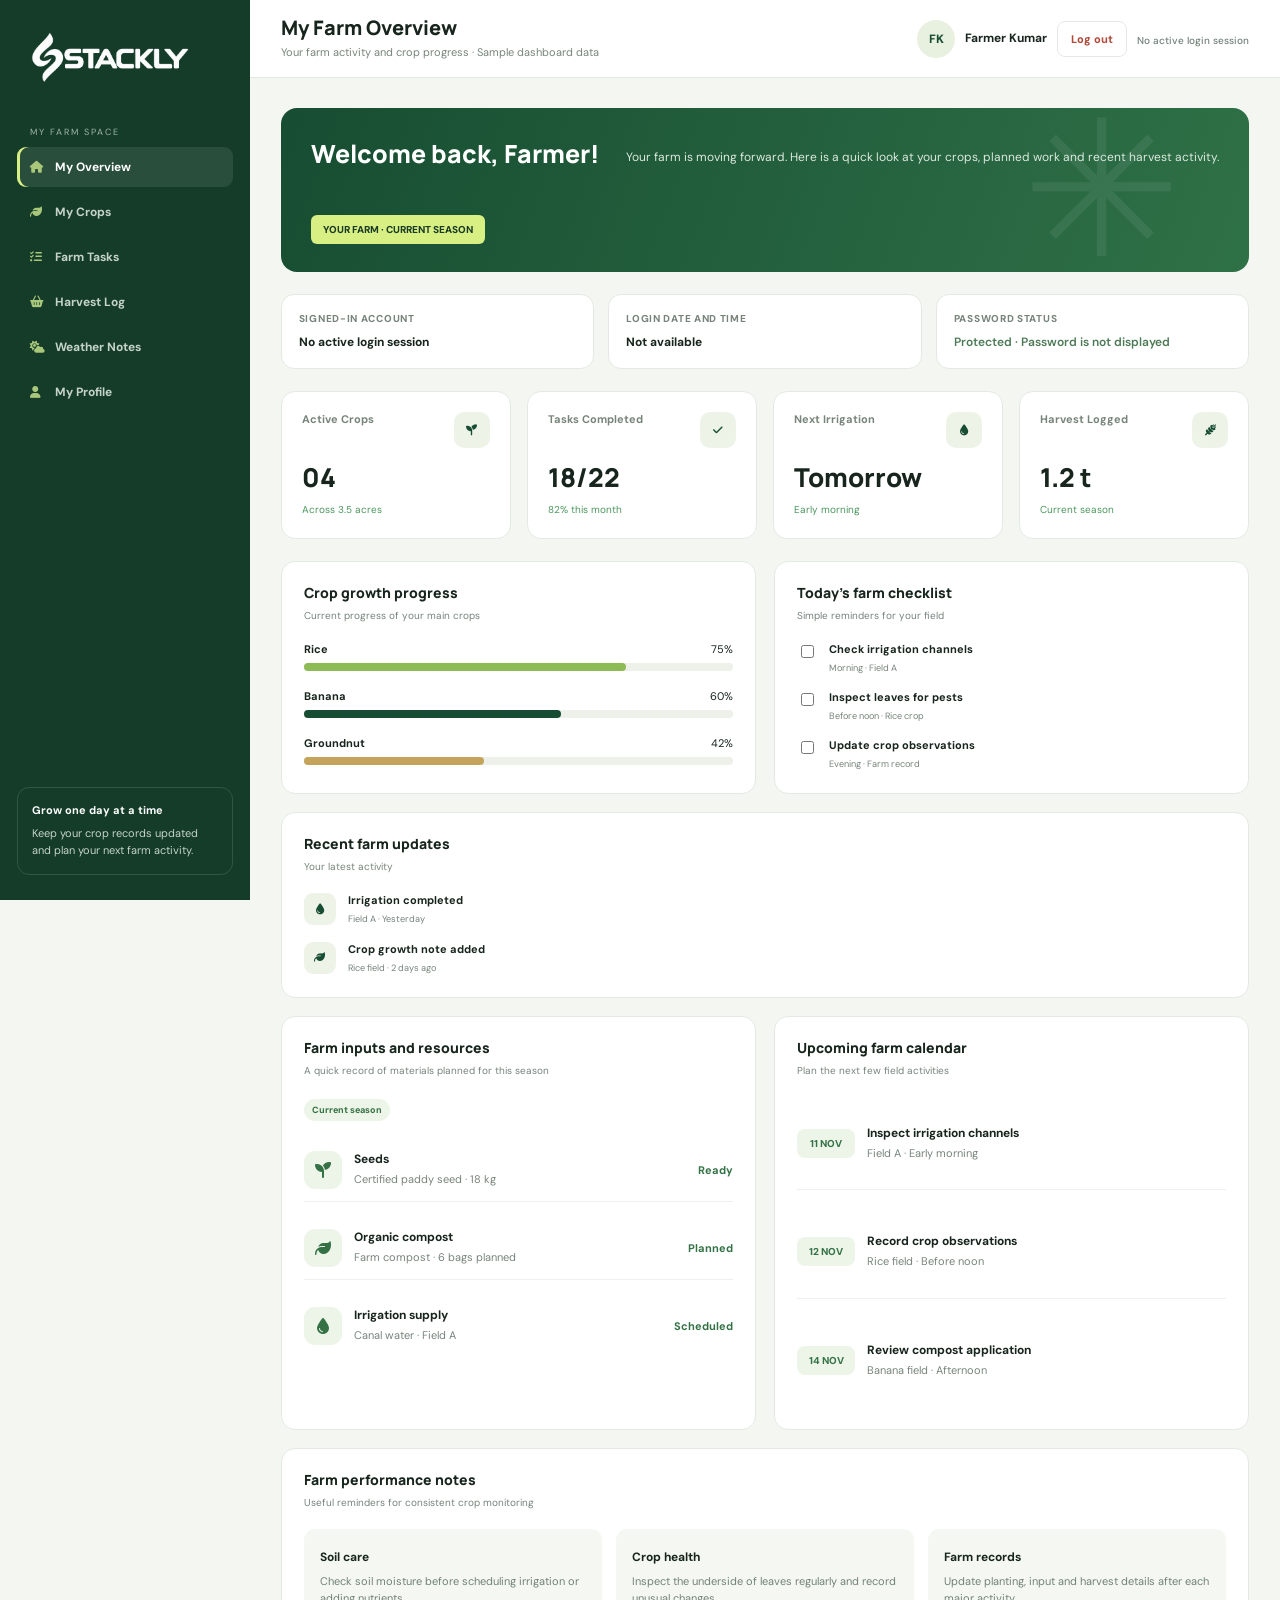
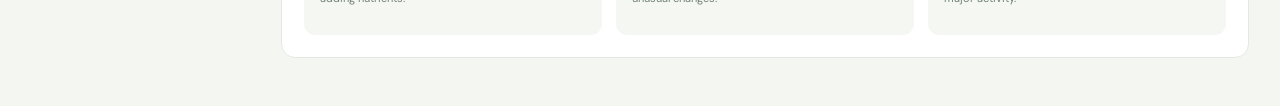
<file: farmer-dashboard.html>
<!DOCTYPE html>

<html lang="en">

<head>
  <meta charset="utf-8" />
  <meta content="width=device-width,initial-scale=1" name="viewport" />
  <title>Stackly | Farmer Dashboard</title>
  <link
    href="https://fonts.googleapis.com/css2?family=DM+Sans:wght@400;500;600;700;800&amp;family=Manrope:wght@700;800&amp;display=swap"
    rel="stylesheet" />
  <link href="https://cdnjs.cloudflare.com/ajax/libs/font-awesome/6.5.2/css/all.min.css" rel="stylesheet" />
  <style>
    :root {
      --forest: #174d32;
      --leaf: #8dbb55;
      --ink: #17251d;
      --muted: #77847b;
      --paper: #f4f7f1;
      --line: #e4eae3;
      --white: #fff
    }

    * {
      box-sizing: border-box
    }

    body {
      margin: 0;
      background: var(--paper);
      color: var(--ink);
      font-family: 'DM Sans', Arial, sans-serif
    }

    a {
      text-decoration: none;
      color: inherit
    }

    button {
      font: inherit;
      cursor: pointer
    }

    .layout {
      min-height: 100vh
    }

    .sidebar {
      position: fixed;
      inset: 0 auto 0 0;
      width: 250px;
      background: #143c29;
      color: #fff;
      padding: 25px 17px;
      display: flex;
      flex-direction: column;
      z-index: 5
    }

    .brand {
      font: 800 23px Manrope, sans-serif;
      padding: 5px 12px 28px;
      color: #fff
    }

    .brand i {
      color: #d8ef83;
      margin-right: 8px
    }

    .brand img {
      display: block;
      width: 168px;
      max-width: 100%;
      height: auto;
      max-height: 54px;
      object-fit: contain;
      object-position: left center
    }

    .side-caption {
      font-size: 9px;
      letter-spacing: 2px;
      color: #9fb6a5;
      padding: 14px 13px 9px
    }

    .nav {
      display: grid;
      gap: 5px
    }

    .nav button {
      border: 0;
      background: transparent;
      color: #c5d3c9;
      text-align: left;
      padding: 12px 13px;
      border-radius: 9px;
      font-size: 12px;
      font-weight: 700
    }

    .nav button i {
      width: 25px;
      color: #a9c77b
    }

    .nav button:hover,
    .nav button.active {
      background: #ffffff17;
      color: #fff
    }

    .nav button.active {
      box-shadow: inset 3px 0 #d8ef83
    }

    .side-bottom {
      margin-top: auto;
      padding: 14px;
      border: 1px solid #ffffff20;
      border-radius: 12px;
      color: #c5d3c9;
      font-size: 11px;
      line-height: 1.6
    }

    .side-bottom strong {
      color: #fff;
      display: block;
      margin-bottom: 5px
    }

    .main {
      margin-left: 250px;
      min-height: 100vh
    }

    .topbar {
      height: 78px;
      background: #fff;
      border-bottom: 1px solid var(--line);
      display: flex;
      align-items: center;
      justify-content: space-between;
      padding: 0 30px;
      position: sticky;
      top: 0;
      z-index: 4
    }

    .heading h1 {
      font: 800 20px Manrope;
      margin: 0
    }

    .heading p {
      font-size: 11px;
      color: var(--muted);
      margin: 5px 0 0
    }

    .user {
      display: flex;
      align-items: center;
      gap: 11px;
      font-size: 12px;
      font-weight: 700
    }

    .avatar {
      width: 38px;
      height: 38px;
      border-radius: 50%;
      display: grid;
      place-items: center;
      background: #e8f1df;
      color: var(--forest);
      font-weight: 800
    }

    .logout {
      border: 1px solid var(--line);
      background: #fff;
      color: #b24a3a;
      border-radius: 8px;
      padding: 10px 13px;
      font-size: 11px;
      font-weight: 800
    }

    .content {
      max-width: 1500px;
      padding: 28px;
      margin: auto
    }

    .welcome {
      background: linear-gradient(110deg, #174d32, #2f7147);
      color: #fff;
      border-radius: 16px;
      padding: 27px 30px;
      margin-bottom: 22px;
      position: relative;
      overflow: hidden
    }

    .welcome:after {
      content: '✳';
      position: absolute;
      right: 7%;
      top: -40px;
      font-size: 190px;
      color: #ffffff12
    }

    .welcome h2 {
      font: 800 25px Manrope;
      margin: 0 0 8px;
      position: relative;
      z-index: 1
    }

    .welcome p {
      font-size: 12px;
      color: #dce9df;
      margin: 0;
      position: relative;
      z-index: 1;
      line-height: 1.7
    }

    .tag {
      display: inline-block;
      margin-top: 16px;
      background: #d8ef83;
      color: #193b25;
      padding: 8px 12px;
      border-radius: 6px;
      font-size: 10px;
      font-weight: 800;
      position: relative;
      z-index: 1
    }

    .stats {
      display: grid;
      grid-template-columns: repeat(4, minmax(0, 1fr));
      gap: 15px;
      margin-bottom: 20px
    }

    .stat,
    .panel {
      background: #fff;
      border: 1px solid var(--line);
      border-radius: 13px;
      padding: 19px
    }

    .stat-top {
      display: flex;
      justify-content: space-between;
      color: var(--muted);
      font-size: 11px;
      font-weight: 700
    }

    .stat-icon {
      width: 36px;
      height: 36px;
      border-radius: 10px;
      background: #edf4e7;
      color: var(--forest);
      display: grid;
      place-items: center
    }

    .stat h3 {
      font: 800 26px Manrope;
      margin: 15px 0 4px
    }

    .stat small {
      color: #4c965e;
      font-size: 10px
    }

    .grid2 {
      display: grid;
      grid-template-columns: 1.35fr 1fr;
      gap: 17px;
      margin-bottom: 18px
    }

    .panel h3 {
      font: 800 14px Manrope;
      margin: 0 0 5px
    }

    .panel .desc {
      font-size: 10px;
      color: var(--muted);
      margin: 0 0 18px
    }

    .bars {
      height: 170px;
      display: flex;
      align-items: end;
      gap: 13px;
      border-bottom: 1px solid var(--line);
      padding: 10px 4px 0
    }

    .barcol {
      flex: 1;
      height: 100%;
      display: flex;
      align-items: center;
      justify-content: end;
      flex-direction: column;
      gap: 7px
    }

    .bar {
      width: 70%;
      max-width: 35px;
      background: #8dbb55;
      border-radius: 5px 5px 0 0;
      min-height: 6px
    }

    .bar.dark {
      background: #174d32
    }

    .barcol small {
      font-size: 9px;
      color: var(--muted)
    }

    .activity {
      display: grid;
      gap: 15px
    }

    .activity-row {
      display: flex;
      gap: 11px;
      align-items: flex-start;
      font-size: 11px
    }

    .activity-icon {
      width: 32px;
      height: 32px;
      display: grid;
      place-items: center;
      border-radius: 9px;
      background: #edf4e7;
      color: var(--forest);
      flex-shrink: 0
    }

    .activity-row p {
      margin: 0;
      line-height: 1.5
    }

    .activity-row small {
      display: block;
      color: var(--muted);
      margin-top: 4px
    }

    .table-wrap {
      overflow: auto
    }

    table {
      width: 100%;
      border-collapse: collapse;
      font-size: 11px;
      min-width: 500px
    }

    th,
    td {
      text-align: left;
      padding: 13px 10px;
      border-bottom: 1px solid #edf0eb
    }

    th {
      font-size: 9px;
      color: var(--muted);
      letter-spacing: 1px;
      text-transform: uppercase
    }

    .pill {
      display: inline-block;
      padding: 5px 8px;
      border-radius: 20px;
      background: #edf5e9;
      color: #377344;
      font-size: 9px;
      font-weight: 800
    }

    .section {
      display: none
    }

    .section.active {
      display: block
    }

    .menu-toggle {
      display: none;
      border: 1px solid var(--line);
      background: white;
      border-radius: 8px;
      padding: 9px
    }

    @media(max-width:1050px) {
      .stats {
        grid-template-columns: repeat(2, 1fr)
      }

      .grid2 {
        grid-template-columns: 1fr
      }
    }

    @media(max-width:760px) {
      .sidebar {
        transform: translateX(-100%);
        transition: .25s
      }

      .sidebar.open {
        transform: translateX(0)
      }

      .main {
        margin-left: 0
      }

      .menu-toggle {
        display: inline-block
      }

      .topbar {
        padding: 0 15px
      }

      .content {
        padding: 18px 14px
      }

      .user span {
        display: none
      }

      .welcome {
        padding: 23px
      }

      .welcome h2 {
        font-size: 21px
      }
    }

    @media(max-width:440px) {
      .stats {
        grid-template-columns: 1fr 1fr;
        gap: 9px
      }

      .stat {
        padding: 14px
      }

      .stat h3 {
        font-size: 22px
      }

      .logout {
        padding: 9px
      }

      .heading h1 {
        font-size: 16px
      }
    }

    .session-panel {
      display: grid;
      grid-template-columns: repeat(3, minmax(0, 1fr));
      gap: 12px;
      margin: 0 0 20px
    }

    .session-item {
      background: #fff;
      border: 1px solid #e4eae3;
      border-radius: 12px;
      padding: 15px 17px;
      min-width: 0
    }

    .session-item small {
      display: block;
      color: #77847b;
      font-size: 10px;
      font-weight: 800;
      letter-spacing: .7px;
      text-transform: uppercase;
      margin-bottom: 8px
    }

    .session-item strong {
      display: block;
      color: #17251d;
      font-size: 12px;
      overflow-wrap: anywhere
    }

    .session-item .safe-note {
      font-weight: 600;
      color: #4c7956
    }

    @media(max-width:650px) {
      .session-panel {
        grid-template-columns: 1fr
      }
    }

    /* Dashboard alignment and responsive polish */
    .content {
      width: 100%;
      max-width: 1600px;
      margin: 0 auto;
      padding: 30px clamp(16px, 2.4vw, 36px) 48px;
    }

    .topbar {
      min-height: 78px;
      height: auto;
      gap: 16px;
      padding: 14px clamp(16px, 2.4vw, 34px);
    }

    .heading {
      min-width: 0
    }

    .heading h1 {
      line-height: 1.2;
      overflow-wrap: anywhere
    }

    .heading p {
      line-height: 1.45
    }

    .user {
      min-width: 0;
      max-width: min(38vw, 340px);
      gap: 10px
    }

    .user span {
      min-width: 0;
      overflow-wrap: anywhere;
      line-height: 1.35
    }

    .user-email {
      display: block !important;
      font-size: 10px !important;
      font-weight: 500 !important;
      color: #718078 !important;
      margin-top: 3px;
      max-width: 230px;
      overflow-wrap: anywhere
    }

    .stats {
      align-items: stretch;
      gap: 16px;
      margin: 22px 0
    }

    .stat {
      min-width: 0;
      padding: 20px;
      border-radius: 14px
    }

    .stat h3 {
      line-height: 1.15;
      overflow-wrap: anywhere
    }

    .stat small {
      line-height: 1.5
    }

    .grid2 {
      display: grid;
      grid-template-columns: repeat(2, minmax(0, 1fr));
      gap: 18px;
      align-items: stretch;
      margin: 18px 0
    }

    .panel {
      min-width: 0;
      padding: 22px;
      border-radius: 14px;
      overflow: hidden
    }

    .panel h3 {
      line-height: 1.35
    }

    .desc {
      line-height: 1.6;
      max-width: 100%
    }

    .table-wrap {
      width: 100%;
      overflow-x: auto
    }

    .table-wrap table {
      width: 100%;
      min-width: 580px;
      border-collapse: collapse
    }

    .table-wrap th,
    .table-wrap td {
      padding: 13px 12px;
      text-align: left;
      vertical-align: middle;
      white-space: normal;
      line-height: 1.45
    }

    .activity-row {
      align-items: flex-start;
      gap: 12px
    }

    .activity-row p {
      min-width: 0;
      line-height: 1.45
    }

    .session-panel {
      grid-template-columns: repeat(3, minmax(0, 1fr));
      gap: 14px;
      margin: 18px 0 22px
    }

    .session-item {
      min-width: 0;
      padding: 17px;
      border-radius: 13px
    }

    .session-item strong {
      line-height: 1.5;
      overflow-wrap: anywhere
    }

    .welcome {
      display: flex;
      align-items: center;
      justify-content: space-between;
      gap: 20px;
      flex-wrap: wrap;
      padding: 28px 30px;
      border-radius: 16px
    }

    .welcome>div {
      min-width: 0;
      flex: 1
    }

    .extra-dashboard-grid {
      margin-top: 18px
    }

    .planning-list,
    .resource-list,
    .calendar-list,
    .region-list {
      display: grid;
      gap: 15px;
      margin-top: 18px
    }

    .planning-row,
    .resource-list>div,
    .calendar-list>div {
      display: flex;
      align-items: center;
      gap: 12px;
      min-width: 0;
      padding: 12px 0;
      border-bottom: 1px solid #edf0eb
    }

    .planning-row:last-child,
    .resource-list>div:last-child,
    .calendar-list>div:last-child {
      border-bottom: 0
    }

    .planning-row>div,
    .resource-list>div>div,
    .calendar-list p {
      flex: 1;
      min-width: 0
    }

    .planning-row b,
    .resource-list b,
    .calendar-list b {
      display: block;
      font-size: 12px;
      line-height: 1.4
    }

    .planning-row small,
    .resource-list small,
    .calendar-list small {
      display: block;
      margin-top: 4px;
      color: #77847b;
      font-size: 11px;
      line-height: 1.45
    }

    .plan-icon,
    .resource-icon {
      width: 38px;
      height: 38px;
      flex: 0 0 38px;
      display: grid;
      place-items: center;
      border-radius: 11px;
      background: #edf5e9;
      color: #347246
    }

    .planning-row>strong,
    .resource-list>div>strong {
      font-size: 11px;
      color: #347246;
      white-space: nowrap
    }

    .region-list>div {
      display: grid;
      grid-template-columns: minmax(0, 1fr) auto;
      gap: 8px;
      font-size: 11px;
      align-items: center
    }

    .region-list>div>b {
      font-size: 11px
    }

    .region-list i {
      grid-column: 1/-1;
      height: 7px;
      border-radius: 20px;
      background: #edf1e9;
      overflow: hidden
    }

    .region-list em {
      display: block;
      height: 100%;
      background: #8dbb55;
      border-radius: 20px
    }

    .calendar-list time {
      flex: 0 0 58px;
      padding: 8px 5px;
      text-align: center;
      border-radius: 8px;
      background: #edf5e9;
      color: #347246;
      font-size: 10px;
      font-weight: 800
    }

    .tip-grid {
      display: grid;
      grid-template-columns: repeat(3, minmax(0, 1fr));
      gap: 14px
    }

    .tip-grid>div {
      padding: 16px;
      border-radius: 11px;
      background: #f5f8f2
    }

    .tip-grid b {
      font-size: 12px
    }

    .tip-grid p {
      margin-top: 7px;
      color: #718078;
      font-size: 11px;
      line-height: 1.6
    }

    @media(max-width:1050px) {
      .grid2 {
        grid-template-columns: 1fr
      }

      .tip-grid {
        grid-template-columns: 1fr 1fr
      }
    }

    @media(max-width:760px) {
      .content {
        padding: 18px 14px 36px
      }

      .topbar {
        padding: 12px 14px;
        min-height: 70px
      }

      .user {
        max-width: 44vw
      }

      .user-email {
        max-width: 38vw;
        font-size: 9px !important
      }

      .user span {
        display: block !important
      }

      .welcome {
        padding: 22px
      }

      .session-panel {
        grid-template-columns: 1fr
      }

      .stats {
        gap: 10px
      }

      .panel {
        padding: 17px
      }

      .tip-grid {
        grid-template-columns: 1fr
      }
    }

    @media(max-width:480px) {
      .topbar {
        gap: 8px
      }

      .heading h1 {
        font-size: 15px
      }

      .heading p {
        font-size: 10px
      }

      .user {
        display: none
      }

      .logout {
        font-size: 10px;
        padding: 8px 10px
      }

      .stats {
        grid-template-columns: repeat(2, minmax(0, 1fr))
      }

      .stat {
        padding: 13px
      }

      .stat h3 {
        font-size: 20px
      }

      .session-item {
        padding: 14px
      }

      .welcome h2 {
        font-size: 20px
      }

      .panel {
        padding: 15px
      }

      .planning-row {
        align-items: flex-start
      }

      .planning-row>strong {
        font-size: 10px
      }
    }

    /* Mobile profile and logout visibility */
    @media(max-width:760px) {
      .topbar {
        height: auto;
        min-height: 78px;
        flex-wrap: wrap;
        align-items: center;
        row-gap: 10px;
        padding: 12px 14px
      }

      .topbar>div:first-child {
        flex: 1 1 100%;
        min-width: 0
      }

      .topbar>.user {
        display: flex !important;
        flex: 1 1 100%;
        width: 100%;
        max-width: 100%;
        flex-wrap: wrap;
        justify-content: flex-start;
        gap: 8px;
        padding-top: 10px;
        border-top: 1px solid var(--line)
      }

      .topbar>.user .avatar {
        width: 34px;
        height: 34px;
        flex: 0 0 34px
      }

      .topbar>.user span {
        display: block !important;
        flex: 1 1 110px;
        min-width: 0;
        font-size: 11px
      }

      .topbar>.user .user-email {
        display: block !important;
        flex: 1 1 100%;
        max-width: 100%;
        margin-left: 42px;
        font-size: 10px !important
      }

      .topbar>.user .logout {
        display: inline-flex !important;
        align-items: center;
        justify-content: center;
        margin-left: auto;
        min-height: 36px;
        white-space: nowrap
      }
    }

    @media(max-width:480px) {
      .topbar>.user {
        display: flex !important
      }

      .topbar>.user span,
      .topbar>.user .user-email,
      .topbar>.user .logout {
        display: block !important
      }

      .topbar>.user .logout {
        display: inline-flex !important
      }
    }
  </style>
</head>

<body>
  <div class="layout">
    <aside class="sidebar" id="sidebar"><a aria-label="Stackly Agriculture home" class="brand" href="index.html"><img
          alt="Stackly Agriculture logo" src="images/logo-white.webp" /></a>
      <div class="side-caption">MY FARM SPACE</div>
      <nav class="nav"><button class="active" data-section="home"><i class="fa-solid fa-house"></i>My
          Overview</button><button data-section="mycrops"><i class="fa-solid fa-leaf"></i>My Crops</button><button
          data-section="tasks"><i class="fa-solid fa-list-check"></i>Farm Tasks</button><button
          data-section="harvest"><i class="fa-solid fa-basket-shopping"></i>Harvest Log</button><button
          data-section="weather"><i class="fa-solid fa-cloud-sun"></i>Weather Notes</button><button
          data-section="profile"><i class="fa-solid fa-user"></i>My Profile</button></nav>
      <div class="side-bottom"><strong>Grow one day at a time</strong>Keep your crop records updated and plan your next
        farm activity.</div>
    </aside>
    <main class="main">
      <header class="topbar">
        <div style="display:flex;align-items:center;gap:12px"><button class="menu-toggle" id="menu"><i
              class="fa-solid fa-bars"></i></button>
          <div class="heading">
            <h1 id="pageTitle">My Farm Overview</h1>
            <p>Your farm activity and crop progress · Sample dashboard data</p>
          </div>
        </div>
        <div class="user">
          <div class="avatar" id="avatar">FK</div><span id="userName">Farmer Kumar</span><button class="logout"
            onclick="logout()">Log out</button><small class="user-email" id="headerEmail">Signed-in email</small>
        </div>
      </header>
      <div class="content">
        <section class="section active" id="home">
          <div class="welcome">
            <h2 id="welcomeTitle">Welcome back, Farmer!</h2>
            <p>Your farm is moving forward. Here is a quick look at your crops, planned work and recent harvest
              activity.</p><span class="tag">YOUR FARM · CURRENT SEASON</span>
          </div>
          <div aria-label="Account session details" class="session-panel">
            <div class="session-item"><small>Signed-in account</small><strong id="sessionEmail">Not available</strong>
            </div>
            <div class="session-item"><small>Login date and time</small><strong id="sessionLoginTime">Not
                available</strong></div>
            <div class="session-item"><small>Password status</small><strong class="safe-note">Protected · Password is
                not displayed</strong></div>
          </div>
          <div class="stats">
            <article class="stat">
              <div class="stat-top">Active Crops <span class="stat-icon"><i class="fa-solid fa-seedling"></i></span>
              </div>
              <h3>04</h3><small>Across 3.5 acres</small>
            </article>
            <article class="stat">
              <div class="stat-top">Tasks Completed <span class="stat-icon"><i class="fa-solid fa-check"></i></span>
              </div>
              <h3>18/22</h3><small>82% this month</small>
            </article>
            <article class="stat">
              <div class="stat-top">Next Irrigation <span class="stat-icon"><i class="fa-solid fa-droplet"></i></span>
              </div>
              <h3>Tomorrow</h3><small>Early morning</small>
            </article>
            <article class="stat">
              <div class="stat-top">Harvest Logged <span class="stat-icon"><i class="fa-solid fa-wheat-awn"></i></span>
              </div>
              <h3>1.2 t</h3><small>Current season</small>
            </article>
          </div>
          <div class="grid2">
            <article class="panel">
              <h3>Crop growth progress</h3>
              <p class="desc">Current progress of your main crops</p>
              <div style="display:grid;gap:18px">
                <div>
                  <div style="display:flex;justify-content:space-between;font-size:11px;margin-bottom:7px">
                    <b>Rice</b><span>75%</span></div>
                  <div style="height:8px;background:#edf1e9;border-radius:10px">
                    <div style="height:100%;width:75%;background:#8dbb55;border-radius:10px"></div>
                  </div>
                </div>
                <div>
                  <div style="display:flex;justify-content:space-between;font-size:11px;margin-bottom:7px">
                    <b>Banana</b><span>60%</span></div>
                  <div style="height:8px;background:#edf1e9;border-radius:10px">
                    <div style="height:100%;width:60%;background:#174d32;border-radius:10px"></div>
                  </div>
                </div>
                <div>
                  <div style="display:flex;justify-content:space-between;font-size:11px;margin-bottom:7px">
                    <b>Groundnut</b><span>42%</span></div>
                  <div style="height:8px;background:#edf1e9;border-radius:10px">
                    <div style="height:100%;width:42%;background:#c4a45a;border-radius:10px"></div>
                  </div>
                </div>
              </div>
            </article>
            <article class="panel">
              <h3>Today's farm checklist</h3>
              <p class="desc">Simple reminders for your field</p>
              <div class="activity"><label class="activity-row"><input type="checkbox" />
                  <p><b>Check irrigation channels</b><small>Morning · Field A</small></p>
                </label><label class="activity-row"><input type="checkbox" />
                  <p><b>Inspect leaves for pests</b><small>Before noon · Rice crop</small></p>
                </label><label class="activity-row"><input type="checkbox" />
                  <p><b>Update crop observations</b><small>Evening · Farm record</small></p>
                </label></div>
            </article>
          </div>
          <article class="panel">
            <h3>Recent farm updates</h3>
            <p class="desc">Your latest activity</p>
            <div class="activity">
              <div class="activity-row"><span class="activity-icon"><i class="fa-solid fa-droplet"></i></span>
                <p><b>Irrigation completed</b><small>Field A · Yesterday</small></p>
              </div>
              <div class="activity-row"><span class="activity-icon"><i class="fa-solid fa-leaf"></i></span>
                <p><b>Crop growth note added</b><small>Rice field · 2 days ago</small></p>
              </div>
            </div>
          </article>
          <div class="grid2 extra-dashboard-grid">
            <article class="panel">
              <div class="panel-heading">
                <div>
                  <h3>Farm inputs and resources</h3>
                  <p class="desc">A quick record of materials planned for this season</p>
                </div><span class="pill">Current season</span>
              </div>
              <div class="resource-list">
                <div><span class="resource-icon"><i class="fa-solid fa-seedling"></i></span>
                  <div><b>Seeds</b><small>Certified paddy seed · 18 kg</small></div><strong>Ready</strong>
                </div>
                <div><span class="resource-icon"><i class="fa-solid fa-leaf"></i></span>
                  <div><b>Organic compost</b><small>Farm compost · 6 bags planned</small></div><strong>Planned</strong>
                </div>
                <div><span class="resource-icon"><i class="fa-solid fa-droplet"></i></span>
                  <div><b>Irrigation supply</b><small>Canal water · Field A</small></div><strong>Scheduled</strong>
                </div>
              </div>
            </article>
            <article class="panel">
              <div class="panel-heading">
                <div>
                  <h3>Upcoming farm calendar</h3>
                  <p class="desc">Plan the next few field activities</p>
                </div>
              </div>
              <div class="calendar-list">
                <div><time>11 NOV</time>
                  <p><b>Inspect irrigation channels</b><small>Field A · Early morning</small></p>
                </div>
                <div><time>12 NOV</time>
                  <p><b>Record crop observations</b><small>Rice field · Before noon</small></p>
                </div>
                <div><time>14 NOV</time>
                  <p><b>Review compost application</b><small>Banana field · Afternoon</small></p>
                </div>
              </div>
            </article>
          </div>
          <article class="panel">
            <div class="panel-heading">
              <div>
                <h3>Farm performance notes</h3>
                <p class="desc">Useful reminders for consistent crop monitoring</p>
              </div>
            </div>
            <div class="tip-grid">
              <div><b>Soil care</b>
                <p>Check soil moisture before scheduling irrigation or adding nutrients.</p>
              </div>
              <div><b>Crop health</b>
                <p>Inspect the underside of leaves regularly and record unusual changes.</p>
              </div>
              <div><b>Farm records</b>
                <p>Update planting, input and harvest details after each major activity.</p>
              </div>
            </div>
          </article>
        </section>
        <section class="section" id="mycrops">
          <div class="stats">
            <article class="stat">
              <div class="stat-top">Registered crops <span class="stat-icon"><i class="fa-solid fa-seedling"></i></span>
              </div>
              <h3>04</h3><small>Across 3 active fields</small>
            </article>
            <article class="stat">
              <div class="stat-top">Cultivated area <span class="stat-icon"><i class="fa-solid fa-map"></i></span></div>
              <h3>3.5 ac</h3><small>Current season</small>
            </article>
            <article class="stat">
              <div class="stat-top">Healthy crop records <span class="stat-icon"><i
                    class="fa-solid fa-heart"></i></span></div>
              <h3>03</h3><small>Based on sample observations</small>
            </article>
            <article class="stat">
              <div class="stat-top">Next field review <span class="stat-icon"><i
                    class="fa-solid fa-calendar-check"></i></span></div>
              <h3>12 Nov</h3><small>Rice · Field A</small>
            </article>
          </div>
          <div class="grid2">
            <article class="panel">
              <h3>My crop register</h3>
              <p class="desc">Track planting dates, field allocation and the next action for each crop.</p>
              <div class="table-wrap">
                <table>
                  <thead>
                    <tr>
                      <th>Crop</th>
                      <th>Field</th>
                      <th>Planted</th>
                      <th>Growth</th>
                      <th>Next action</th>
                      <th>Status</th>
                    </tr>
                  </thead>
                  <tbody>
                    <tr>
                      <td>Rice</td>
                      <td>Field A</td>
                      <td>12 Aug 2026</td>
                      <td>75%</td>
                      <td>Check water level</td>
                      <td><span class="pill">Growing</span></td>
                    </tr>
                    <tr>
                      <td>Banana</td>
                      <td>Field B</td>
                      <td>04 Mar 2026</td>
                      <td>60%</td>
                      <td>Apply compost</td>
                      <td><span class="pill">Growing</span></td>
                    </tr>
                    <tr>
                      <td>Groundnut</td>
                      <td>Field C</td>
                      <td>18 Sep 2026</td>
                      <td>42%</td>
                      <td>Inspect leaves</td>
                      <td><span class="pill">Growing</span></td>
                    </tr>
                    <tr>
                      <td>Vegetables</td>
                      <td>Field D</td>
                      <td>05 Oct 2026</td>
                      <td>30%</td>
                      <td>Check soil moisture</td>
                      <td><span class="pill">Early stage</span></td>
                    </tr>
                  </tbody>
                </table>
              </div>
            </article>
            <article class="panel">
              <h3>Crop care priorities</h3>
              <p class="desc">Suggested checks to keep your crop records up to date.</p>
              <div class="planning-list">
                <div class="planning-row"><span class="plan-icon"><i class="fa-solid fa-droplet"></i></span>
                  <div><b>Water management</b><small>Review field moisture before irrigation</small></div>
                  <strong>Daily</strong>
                </div>
                <div class="planning-row"><span class="plan-icon"><i class="fa-solid fa-bug"></i></span>
                  <div><b>Pest inspection</b><small>Check leaves and stems for unusual signs</small></div>
                  <strong>Weekly</strong>
                </div>
                <div class="planning-row"><span class="plan-icon"><i class="fa-solid fa-leaf"></i></span>
                  <div><b>Soil nutrition</b><small>Record compost and nutrient applications</small></div><strong>As
                    planned</strong>
                </div>
              </div>
            </article>
          </div>
        </section>
        <section class="section" id="tasks">
          <div class="stats">
            <article class="stat">
              <div class="stat-top">Tasks scheduled <span class="stat-icon"><i
                    class="fa-solid fa-list-check"></i></span></div>
              <h3>08</h3><small>This week</small>
            </article>
            <article class="stat">
              <div class="stat-top">Completed <span class="stat-icon"><i class="fa-solid fa-check"></i></span></div>
              <h3>06</h3><small>Sample progress · 75%</small>
            </article>
            <article class="stat">
              <div class="stat-top">Pending <span class="stat-icon"><i class="fa-regular fa-clock"></i></span></div>
              <h3>02</h3><small>Needs attention</small>
            </article>
            <article class="stat">
              <div class="stat-top">Priority <span class="stat-icon"><i class="fa-solid fa-flag"></i></span></div>
              <h3>High</h3><small>Irrigation inspection</small>
            </article>
          </div>
          <div class="grid2">
            <article class="panel">
              <h3>Farm task planner</h3>
              <p class="desc">Tick off the activities as you complete them. These are sample tasks for planning.</p>
              <div class="activity"><label class="activity-row"><input type="checkbox" />
                  <p><b>Prepare compost mix</b><small>Today · Soil care · Banana field</small></p>
                </label><label class="activity-row"><input type="checkbox" />
                  <p><b>Inspect drip irrigation</b><small>Tomorrow · Water management · Field B</small></p>
                </label><label class="activity-row"><input type="checkbox" />
                  <p><b>Record plant height</b><small>Friday · Crop monitoring · Field A</small></p>
                </label><label class="activity-row"><input type="checkbox" />
                  <p><b>Check for pest activity</b><small>Saturday · Crop protection · Field C</small></p>
                </label><label class="activity-row"><input type="checkbox" />
                  <p><b>Update input usage</b><small>Sunday · Farm records</small></p>
                </label></div>
            </article>
            <article class="panel">
              <h3>Routine field checklist</h3>
              <p class="desc">A simple sequence for your daily field visit.</p>
              <div class="planning-list">
                <div class="planning-row"><span class="plan-icon"><i class="fa-solid fa-sun"></i></span>
                  <div><b>Morning inspection</b><small>Check leaves, soil moisture and standing water</small></div>
                </div>
                <div class="planning-row"><span class="plan-icon"><i class="fa-solid fa-cloud-sun"></i></span>
                  <div><b>Midday observation</b><small>Note weather changes and visible crop stress</small></div>
                </div>
                <div class="planning-row"><span class="plan-icon"><i class="fa-solid fa-book"></i></span>
                  <div><b>End-of-day update</b><small>Record completed work and pending activities</small></div>
                </div>
              </div>
            </article>
          </div>
        </section>
        <section class="section" id="harvest">
          <div class="stats">
            <article class="stat">
              <div class="stat-top">Total recorded <span class="stat-icon"><i
                    class="fa-solid fa-scale-balanced"></i></span></div>
              <h3>1.2 t</h3><small>Current season · Sample data</small>
            </article>
            <article class="stat">
              <div class="stat-top">Harvest entries <span class="stat-icon"><i
                    class="fa-solid fa-clipboard-list"></i></span></div>
              <h3>02</h3><small>Recorded batches</small>
            </article>
            <article class="stat">
              <div class="stat-top">Crops harvested <span class="stat-icon"><i class="fa-solid fa-wheat-awn"></i></span>
              </div>
              <h3>02</h3><small>Rice and banana</small>
            </article>
            <article class="stat">
              <div class="stat-top">Next review <span class="stat-icon"><i class="fa-solid fa-calendar"></i></span>
              </div>
              <h3>15 Nov</h3><small>Review storage records</small>
            </article>
          </div>
          <div class="grid2">
            <article class="panel">
              <h3>Harvest log</h3>
              <p class="desc">Sample records for your current season. Update quantities after weighing each batch.</p>
              <div class="table-wrap">
                <table>
                  <thead>
                    <tr>
                      <th>Crop</th>
                      <th>Quantity</th>
                      <th>Field</th>
                      <th>Date</th>
                      <th>Batch</th>
                      <th>Status</th>
                    </tr>
                  </thead>
                  <tbody>
                    <tr>
                      <td>Rice</td>
                      <td>850 kg</td>
                      <td>Field A</td>
                      <td>02 Nov 2026</td>
                      <td>HR-026</td>
                      <td><span class="pill">Recorded</span></td>
                    </tr>
                    <tr>
                      <td>Banana</td>
                      <td>350 kg</td>
                      <td>Field B</td>
                      <td>28 Oct 2026</td>
                      <td>HR-025</td>
                      <td><span class="pill">Recorded</span></td>
                    </tr>
                  </tbody>
                </table>
              </div>
            </article>
            <article class="panel">
              <h3>Post-harvest checklist</h3>
              <p class="desc">Keep harvested produce in good condition.</p>
              <div class="activity"><label class="activity-row"><input type="checkbox" />
                  <p><b>Clean and sort produce</b><small>Separate damaged and healthy produce</small></p>
                </label><label class="activity-row"><input type="checkbox" />
                  <p><b>Check storage area</b><small>Keep the storage space clean and dry</small></p>
                </label><label class="activity-row"><input type="checkbox" />
                  <p><b>Update quantity record</b><small>Enter the final weighed quantity</small></p>
                </label></div>
            </article>
          </div>
        </section>
        <section class="section" id="weather">
          <div class="grid2">
            <article class="panel">
              <h3>Daily weather and field notes</h3>
              <p class="desc">Record local conditions observed on your farm. This page does not provide a live weather
                forecast.</p><label for="weatherNote"
                style="display:block;font-size:11px;font-weight:700;margin-bottom:8px">Today's
                observation</label><textarea id="weatherNote"
                placeholder="Example: Cloudy morning, moist soil in Field A, light wind..."
                style="width:100%;min-height:150px;border:1px solid #e4eae3;border-radius:9px;padding:13px;font:13px Arial;resize:vertical"></textarea><button
                class="logout" onclick="saveNote()" style="margin-top:12px;color:#174d32">Save note</button>
              <p id="noteStatus" style="font-size:11px;color:#4c965e" aria-live="polite"></p>
            </article>
            <article class="panel">
              <h3>Observation guide</h3>
              <p class="desc">Useful details to include in your daily farm record.</p>
              <div class="planning-list">
                <div class="planning-row"><span class="plan-icon"><i class="fa-solid fa-cloud"></i></span>
                  <div><b>Sky and rainfall</b><small>Cloud cover, rainfall and unusual weather changes</small></div>
                </div>
                <div class="planning-row"><span class="plan-icon"><i class="fa-solid fa-droplet"></i></span>
                  <div><b>Soil and water</b><small>Soil moisture, field water level and drainage</small></div>
                </div>
                <div class="planning-row"><span class="plan-icon"><i class="fa-solid fa-leaf"></i></span>
                  <div><b>Crop response</b><small>Leaf colour, plant condition and visible stress</small></div>
                </div>
              </div>
            </article>
          </div>
        </section>
        <section class="section" id="profile">
          <div class="grid2">
            <article class="panel">
              <h3>My farmer profile</h3>
              <p class="desc">Account information linked to your current sign-in session.</p>
              <div class="profile-details">
                <div class="planning-row"><span class="plan-icon"><i class="fa-solid fa-user"></i></span>
                  <div><b>Display name</b><small id="profileName">Not available</small></div>
                </div>
                <div class="planning-row"><span class="plan-icon"><i class="fa-solid fa-envelope"></i></span>
                  <div><b>Registered email</b><small id="profileEmail">Sign in to display your account details.</small>
                  </div>
                </div>
                <div class="planning-row"><span class="plan-icon"><i class="fa-solid fa-clock"></i></span>
                  <div><b>Last login</b><small id="profileLoginTime">Not available</small></div>
                </div>
                <div class="planning-row"><span class="plan-icon"><i class="fa-solid fa-id-badge"></i></span>
                  <div><b>Account role</b><small id="accountRole">Farmer</small></div>
                </div>
              </div>
            </article>
            <article class="panel">
              <h3>Account security</h3>
              <p class="desc">Your account information is handled safely in this dashboard.</p>
              <div class="tip-grid" style="grid-template-columns:1fr">
                <div><b><i class="fa-solid fa-shield-halved"></i> Password protection</b>
                  <p>Password is protected and is never displayed in the dashboard.</p>
                </div>
                <div><b><i class="fa-solid fa-right-from-bracket"></i> Sign out securely</b>
                  <p>Use the Log out button to clear the current session and return to the login page.</p>
                </div>
              </div><button class="logout" onclick="logout()" style="margin-top:14px">Log out</button>
            </article>
          </div>
        </section>
      </div>
    </main>
  </div>
  <script>
    const sections = [...document.querySelectorAll('.section')], nav = [...document.querySelectorAll('.nav button')];
    nav.forEach(btn => btn.addEventListener('click', () => { nav.forEach(x => x.classList.remove('active')); btn.classList.add('active'); sections.forEach(s => s.classList.toggle('active', s.id === btn.dataset.section)); document.getElementById('pageTitle').textContent = btn.textContent.trim(); document.getElementById('sidebar').classList.remove('open') }));
    document.getElementById('menu').addEventListener('click', () => document.getElementById('sidebar').classList.toggle('open'));
    document.addEventListener('click', e => { const sidebar = document.getElementById('sidebar'), menu = document.getElementById('menu'); if (window.innerWidth <= 760 && sidebar.classList.contains('open') && !sidebar.contains(e.target) && !menu.contains(e.target)) sidebar.classList.remove('open') });
    document.addEventListener('keydown', e => { if (e.key === 'Escape') document.getElementById('sidebar').classList.remove('open') });
    function logout() { sessionStorage.removeItem('stacklyLogin'); location.href = 'login.html' }
    function saveNote() { const value = document.getElementById('weatherNote').value.trim(); if (!value) { document.getElementById('noteStatus').textContent = 'Please enter a weather or field observation before saving.'; return } localStorage.setItem('stacklyWeatherNote', value); document.getElementById('noteStatus').textContent = 'Your note has been saved in this browser.' }
    try {
      const savedNote = localStorage.getItem('stacklyWeatherNote'); if (savedNote && document.getElementById('weatherNote')) document.getElementById('weatherNote').value = savedNote;
      const d = JSON.parse(sessionStorage.getItem('stacklyLogin') || 'null');
      const targets = ['sessionEmail', 'profileEmail', 'headerEmail'];
      if (d && d.email) {
        const email = String(d.email).trim().toLowerCase(), displayName = email.split('@')[0].replace(/[._-]+/g, ' ').replace(/\\b\\w/g, c => c.toUpperCase());
        const stamp = d.loginTime ? new Date(d.loginTime) : null, formatted = stamp && !Number.isNaN(stamp.getTime()) ? stamp.toLocaleString(undefined, { dateStyle: 'medium', timeStyle: 'short' }) : 'Not available';
        targets.forEach(id => { const el = document.getElementById(id); if (el) el.textContent = email });
        ['sessionLoginTime', 'profileLoginTime'].forEach(id => { const el = document.getElementById(id); if (el) el.textContent = formatted });
        const name = document.getElementById('userName'); if (name) name.textContent = displayName;
        const profileName = document.getElementById('profileName'); if (profileName) profileName.textContent = displayName;
        const avatar = document.getElementById('avatar'); if (avatar) avatar.textContent = displayName.split(' ').map(x => x[0]).join('').slice(0, 2).toUpperCase();
        const welcome = document.getElementById('welcomeTitle'); if (welcome) welcome.textContent = 'Welcome back, ' + displayName + '!';
        const role = document.getElementById('accountRole'); if (role) role.textContent = d.role === 'admin' ? 'Administrator' : 'Farmer';
      } else { targets.forEach(id => { const el = document.getElementById(id); if (el) el.textContent = 'No active login session' }) }
    } catch (e) { console.warn('Unable to load Stackly session details.', e) }
  </script>
</body>

</html>
</file>
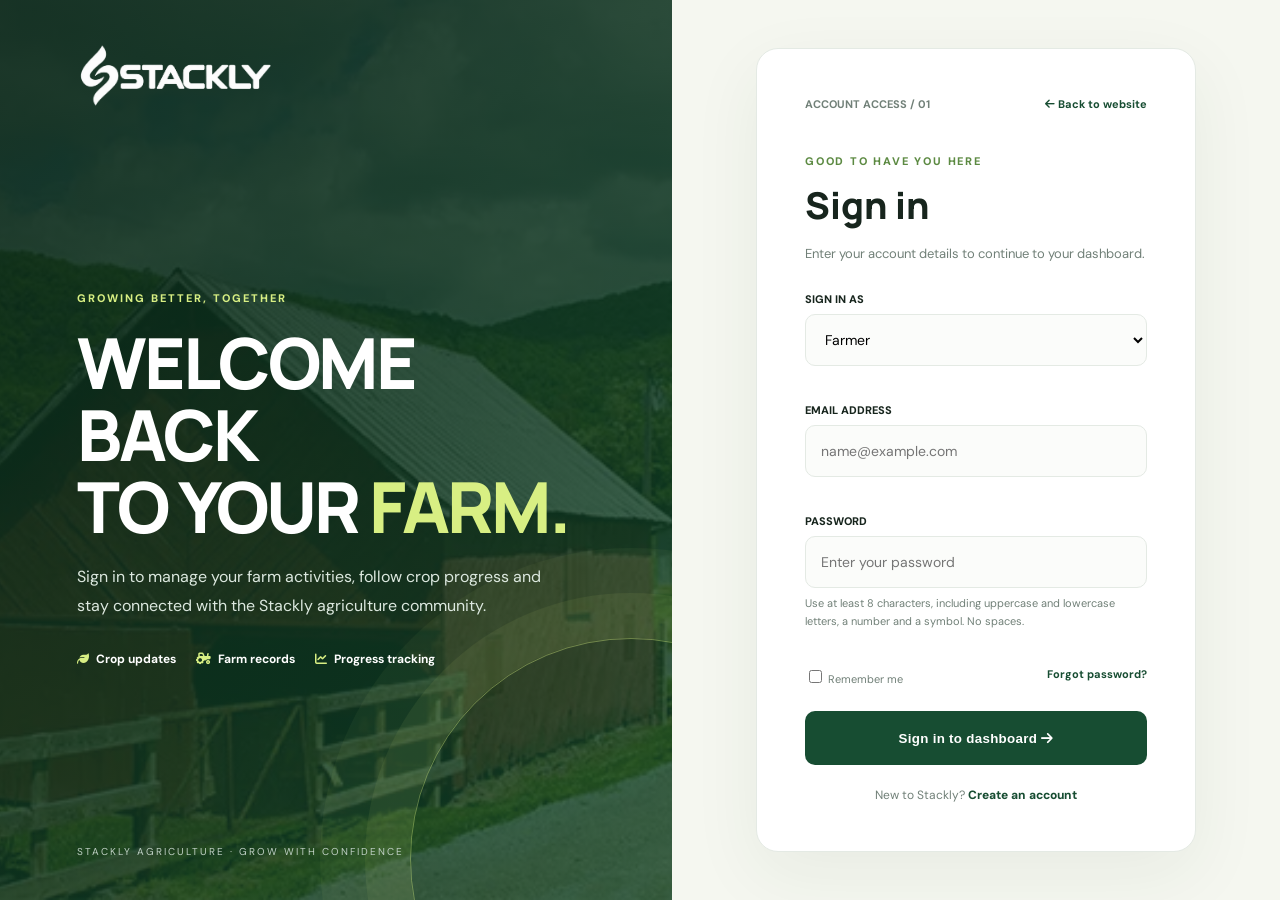
<file: login.html>
<!DOCTYPE html>

<html lang="en">

<head>
  <meta charset="utf-8" />
  <meta content="width=device-width, initial-scale=1.0" name="viewport" />
  <title>Login | Stackly Agriculture</title>
  <link href="https://fonts.googleapis.com" rel="preconnect" />
  <link
    href="https://fonts.googleapis.com/css2?family=DM+Sans:wght@400;500;600;700;800&amp;family=Manrope:wght@400;600;700;800&amp;display=swap"
    rel="stylesheet" />
  <link href="https://cdnjs.cloudflare.com/ajax/libs/font-awesome/6.5.2/css/all.min.css" rel="stylesheet" />
  <style>
    :root {
      --green: #174d32;
      --lime: #d8ef83;
      --ink: #17251d;
      --muted: #718078;
      --line: #e4eae4;
      --cream: #f5f7f0
    }

    * {
      box-sizing: border-box
    }

    body {
      margin: 0;
      font-family: 'DM Sans', sans-serif;
      color: var(--ink);
      background: var(--cream);
      min-height: 100vh
    }

    .auth {
      min-height: 100vh;
      display: grid;
      grid-template-columns: 1.05fr .95fr
    }

    .visual {
      padding: 42px clamp(28px, 6vw, 88px);
      background: linear-gradient(140deg, rgba(10, 39, 24, .92), rgba(18, 70, 42, .78)), url('static/picture/s-about.webp') center/cover;
      color: #fff;
      display: flex;
      flex-direction: column;
      justify-content: space-between;
      position: relative;
      overflow: hidden
    }

    .visual:after {
      content: "";
      position: absolute;
      width: 440px;
      height: 440px;
      border: 1px solid #d8ef8366;
      border-radius: 50%;
      right: -180px;
      bottom: -180px;
      box-shadow: 0 0 0 45px #d8ef8312, 0 0 0 90px #d8ef830b
    }

    .brand {
      display: inline-flex;
      align-items: center;
      width: 210px;
      max-width: 70%;
      text-decoration: none
    }

    .brand img {
      display: block;
      width: 100%;
      height: auto;
      max-height: 66px;
      object-fit: contain;
      object-position: left center
    }

    .visual-copy {
      position: relative;
      z-index: 1;
      max-width: 590px;
      padding: 60px 0
    }

    .kicker {
      font-size: 11px;
      letter-spacing: 2px;
      text-transform: uppercase;
      color: var(--lime);
      font-weight: 800
    }

    .visual h1 {
      font: 800 clamp(42px, 5.5vw, 76px)/1.02 Manrope, sans-serif;
      letter-spacing: -3px;
      margin: 20px 0
    }

    .visual h1 span {
      color: var(--lime)
    }

    .visual p {
      color: #dce8df;
      line-height: 1.8;
      max-width: 470px
    }

    .chips {
      display: flex;
      gap: 20px;
      flex-wrap: wrap;
      margin-top: 30px;
      font-size: 12px;
      font-weight: 700
    }

    .chips i {
      color: var(--lime);
      margin-right: 7px
    }

    .foot {
      position: relative;
      z-index: 1;
      color: #c0d0c5;
      font-size: 10px;
      letter-spacing: 2px
    }

    .panel {
      display: grid;
      place-items: center;
      padding: 40px 25px
    }

    .card {
      width: min(100%, 440px);
      background: white;
      padding: clamp(28px, 4vw, 48px);
      border: 1px solid var(--line);
      border-radius: 22px;
      box-shadow: 0 22px 70px #193c2010
    }

    .top {
      display: flex;
      justify-content: space-between;
      align-items: center;
      margin-bottom: 38px;
      font-size: 11px;
      color: var(--muted);
      font-weight: 700
    }

    .top a {
      color: var(--green);
      text-decoration: none
    }

    .eyebrow {
      color: #5c8a42;
      font-size: 11px;
      font-weight: 800;
      letter-spacing: 1.8px;
      text-transform: uppercase
    }

    .card h2 {
      font: 800 37px Manrope, sans-serif;
      margin: 10px 0
    }

    .sub {
      color: var(--muted);
      font-size: 13px;
      line-height: 1.7;
      margin-bottom: 27px
    }

    .field {
      margin: 17px 0
    }

    .field label {
      display: block;
      font-size: 11px;
      font-weight: 800;
      margin-bottom: 8px
    }

    .control {
      width: 100%;
      height: 52px;
      border: 1px solid var(--line);
      border-radius: 10px;
      padding: 0 15px;
      font: 14px 'DM Sans';
      outline: none;
      background: #fbfcfa
    }

    .control:focus {
      border-color: #6d9c59;
      box-shadow: 0 0 0 3px #6d9c591b
    }

    .err {
      font-size: 11px;
      color: #c0392b;
      display: block;
      margin-top: 6px;
      min-height: 14px
    }

    .submit {
      width: 100%;
      height: 54px;
      border: 0;
      border-radius: 10px;
      background: var(--green);
      color: #fff;
      font-weight: 800;
      letter-spacing: .3px;
      cursor: pointer;
      margin-top: 10px
    }

    .submit:hover {
      background: #0d3822
    }

    .switch {
      text-align: center;
      font-size: 12px;
      color: var(--muted);
      margin-top: 22px
    }

    .switch a {
      color: var(--green);
      font-weight: 800;
      text-decoration: none
    }

    .status {
      font-size: 12px;
      color: #b42318;
      text-align: center;
      margin-top: 12px
    }

    .remember {
      display: flex;
      justify-content: space-between;
      font-size: 11px;
      color: var(--muted);
      margin: 5px 0 15px
    }

    .remember a {
      color: var(--green);
      text-decoration: none;
      font-weight: 700
    }

    @media(max-width:850px) {
      .auth {
        grid-template-columns: 1fr
      }

      .visual {
        min-height: 360px
      }

      .visual-copy {
        padding: 38px 0
      }

      .visual h1 {
        font-size: 48px
      }

      .foot {
        display: none
      }
    }

    @media(max-width:480px) {
      .visual {
        min-height: 320px;
        padding: 26px 22px
      }

      .visual h1 {
        font-size: 42px
      }

      .chips {
        gap: 12px
      }

      .panel {
        padding: 22px 14px
      }

      .card {
        padding: 27px 22px
      }
    }
  </style>
</head>

<body>
  <div class="auth">
    <aside class="visual"><a class="brand" href="index.html" aria-label="Stackly Agriculture home"><img
          src="images/logo-white.webp" alt="Stackly Agriculture logo" /></a>
      <div class="visual-copy"><span class="kicker">Growing better, together</span>
        <h1>WELCOME BACK<br />TO YOUR <span>FARM.</span></h1>
        <p>Sign in to manage your farm activities, follow crop progress and stay connected with the Stackly agriculture
          community.</p>
        <div class="chips"><span><i class="fa-solid fa-leaf"></i>Crop updates</span><span><i
              class="fa-solid fa-tractor"></i>Farm records</span><span><i class="fa-solid fa-chart-line"></i>Progress
            tracking</span></div>
      </div>
      <div class="foot">STACKLY AGRICULTURE · GROW WITH CONFIDENCE</div>
    </aside>
    <main class="panel">
      <section class="card">
        <div class="top"><span>ACCOUNT ACCESS / 01</span><a href="index.html"><i class="fa-solid fa-arrow-left"></i>
            Back to website</a></div><span class="eyebrow">Good to have you here</span>
        <h2>Sign in</h2>
        <p class="sub">Enter your account details to continue to your dashboard.</p>
        <form id="loginForm" novalidate="">
          <div class="field"><label for="role">SIGN IN AS</label><select class="control" id="role">
              <option value="farmer">Farmer</option>
              <option value="admin">Admin</option>
            </select><small class="err" id="roleErr"></small></div>
          <div class="field"><label for="email">EMAIL ADDRESS</label><input autocomplete="username" class="control"
              id="email" placeholder="name@example.com" type="email" /><small class="err" id="emailErr"></small></div>
          <div class="field"><label for="password">PASSWORD</label>
            <div style="position:relative"><input aria-describedby="passHint passErr" autocomplete="current-password"
                class="control" id="password" maxlength="128" placeholder="Enter your password"
                type="password" /><button aria-label="Show password" id="togglePass"
                style="position:absolute;right:12px;top:12px;border:0;background:transparent;color:#174d32;cursor:pointer"
                type="button"></button></div><small id="passHint"
              style="display:block;color:#718078;font-size:11px;line-height:1.6;margin-top:7px">Use at least 8
              characters, including uppercase and lowercase letters, a number and a symbol. No spaces.</small><small
              class="err" id="passErr"></small>
          </div>
          <div class="remember"><label><input id="remember" type="checkbox" /> Remember me</label><a
              href="404.html">Forgot password?</a></div><button class="submit" type="submit">Sign in to dashboard <i
              class="fa-solid fa-arrow-right"></i></button>
          <p class="status" id="status" role="alert"></p>
          <div class="switch">New to Stackly? <a href="signup.html">Create an account</a></div>
        </form>
      </section>
    </main>
  </div>
  <script>
    const $ = id => document.getElementById(id);
    const emailPattern = /^[^\s@]+@[^\s@]+\.[^\s@]{2,}$/;
    const strongPasswordPattern = /^(?=.*[a-z])(?=.*[A-Z])(?=.*\d)(?=.*[^A-Za-z0-9])\S{8,128}$/;
    $('togglePass').addEventListener('click', () => {
      const field = $('password'); const show = field.type === 'password';
      field.type = show ? 'text' : 'password';
      $('togglePass').innerHTML = show ? '<i class="fa-regular fa-eye-slash"></i>' : '<i class="fa-regular fa-eye"></i>';
      $('togglePass').setAttribute('aria-label', show ? 'Hide password' : 'Show password');
    });
    $('loginForm').addEventListener('submit', event => {
      event.preventDefault();
      const email = $('email').value.trim();
      const password = $('password').value;
      const errors = {
        roleErr: ['farmer', 'admin'].includes($('role').value) ? '' : 'Choose a valid account type.',
        emailErr: emailPattern.test(email) ? '' : 'Enter a valid email address, for example name@example.com.',
        passErr: strongPasswordPattern.test(password) ? '' : 'Use 8–128 characters with uppercase, lowercase, a number and a symbol. Spaces are not allowed.'
      };
      let valid = true;
      Object.entries(errors).forEach(([id, message]) => { $(id).textContent = message; if (message) valid = false; });
      $('status').textContent = '';
      if (!valid) { $('status').textContent = 'Please correct the highlighted fields.'; return; }
      const data = { email: email.toLowerCase(), role: $('role').value, loginTime: new Date().toISOString(), passwordConfigured: true }; // Never store the password in browser storage.
      try {
        sessionStorage.setItem('stacklyLogin', JSON.stringify(data));
        if ($('remember').checked) localStorage.setItem('stacklyEmail', data.email);
        else localStorage.removeItem('stacklyEmail');
        location.href = data.role === 'admin' ? 'admin-dashboard.html' : 'farmer-dashboard.html';
      } catch (error) {
        $('status').textContent = 'Browser storage is unavailable. Please enable storage and try again.';
      }
    });
    if (localStorage.getItem('stacklyEmail')) { $('email').value = localStorage.getItem('stacklyEmail'); $('remember').checked = true; }
  </script>
</body>

</html>
</file>
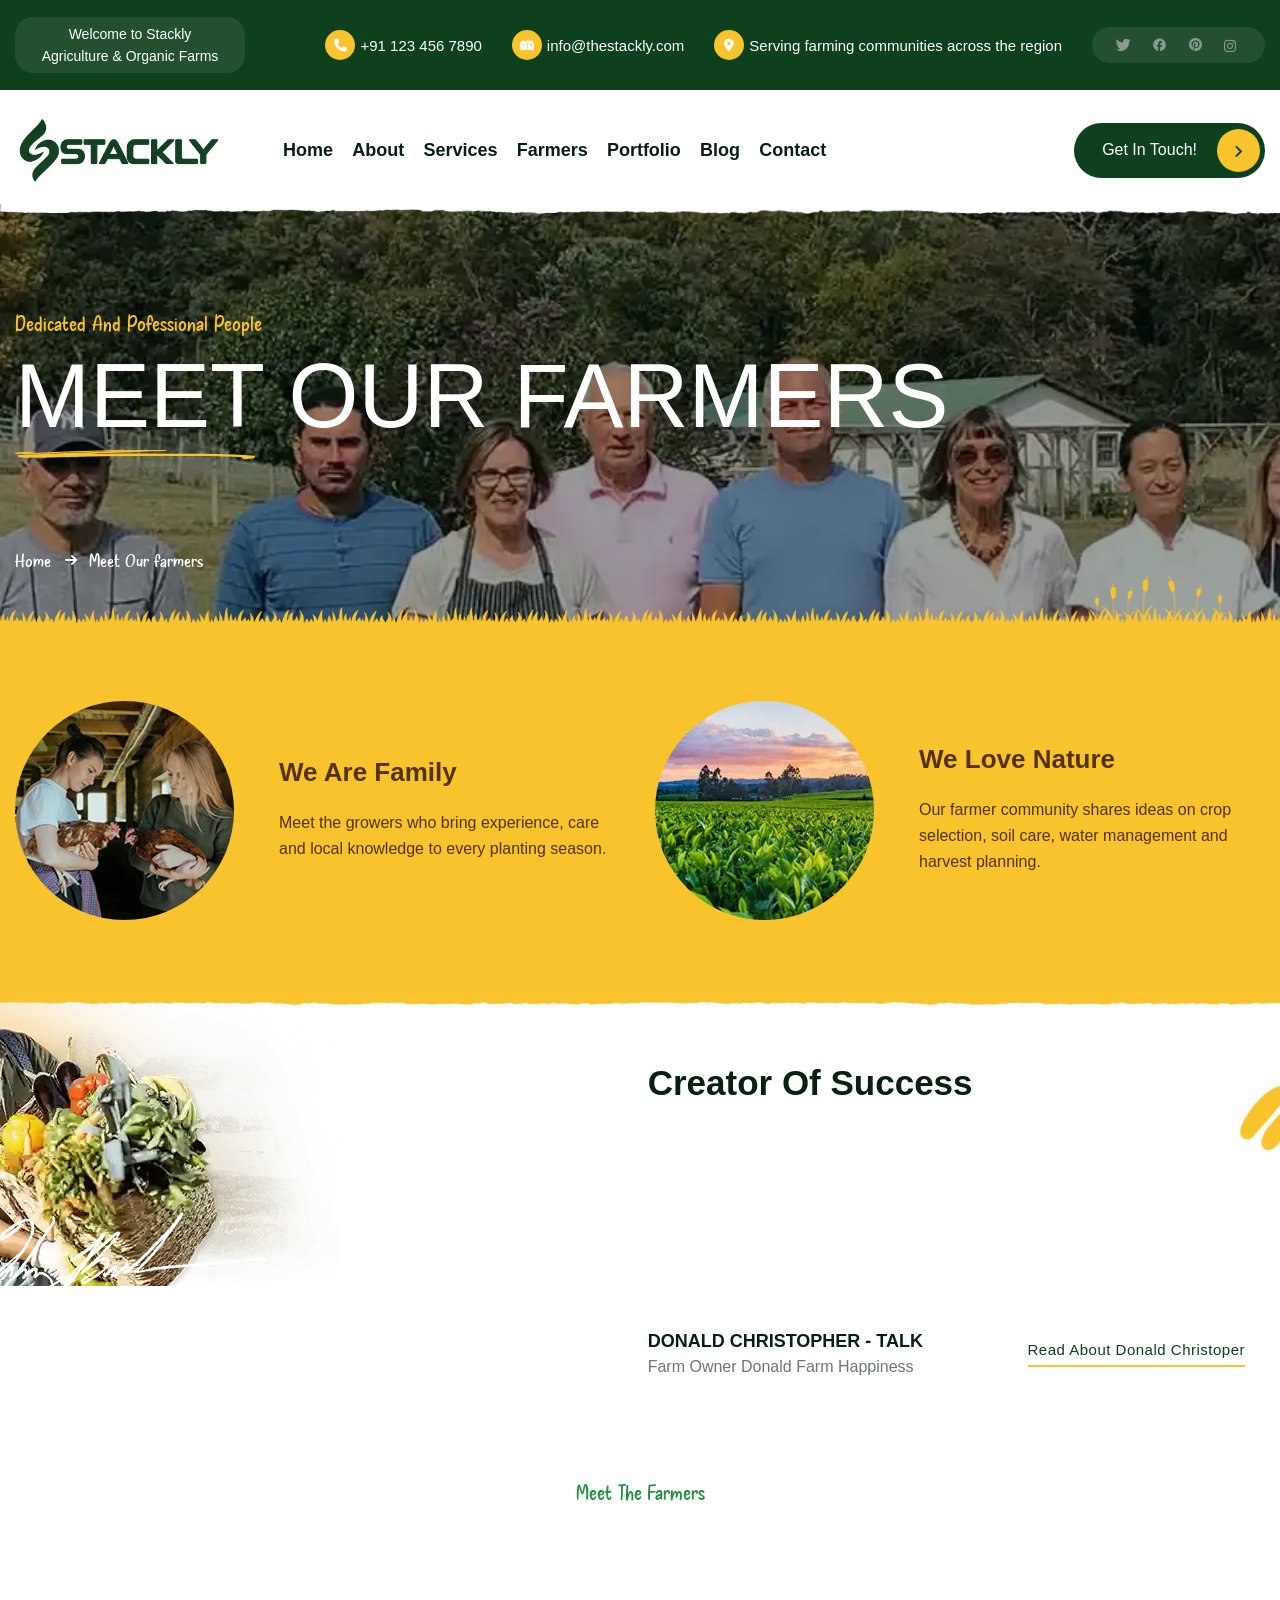
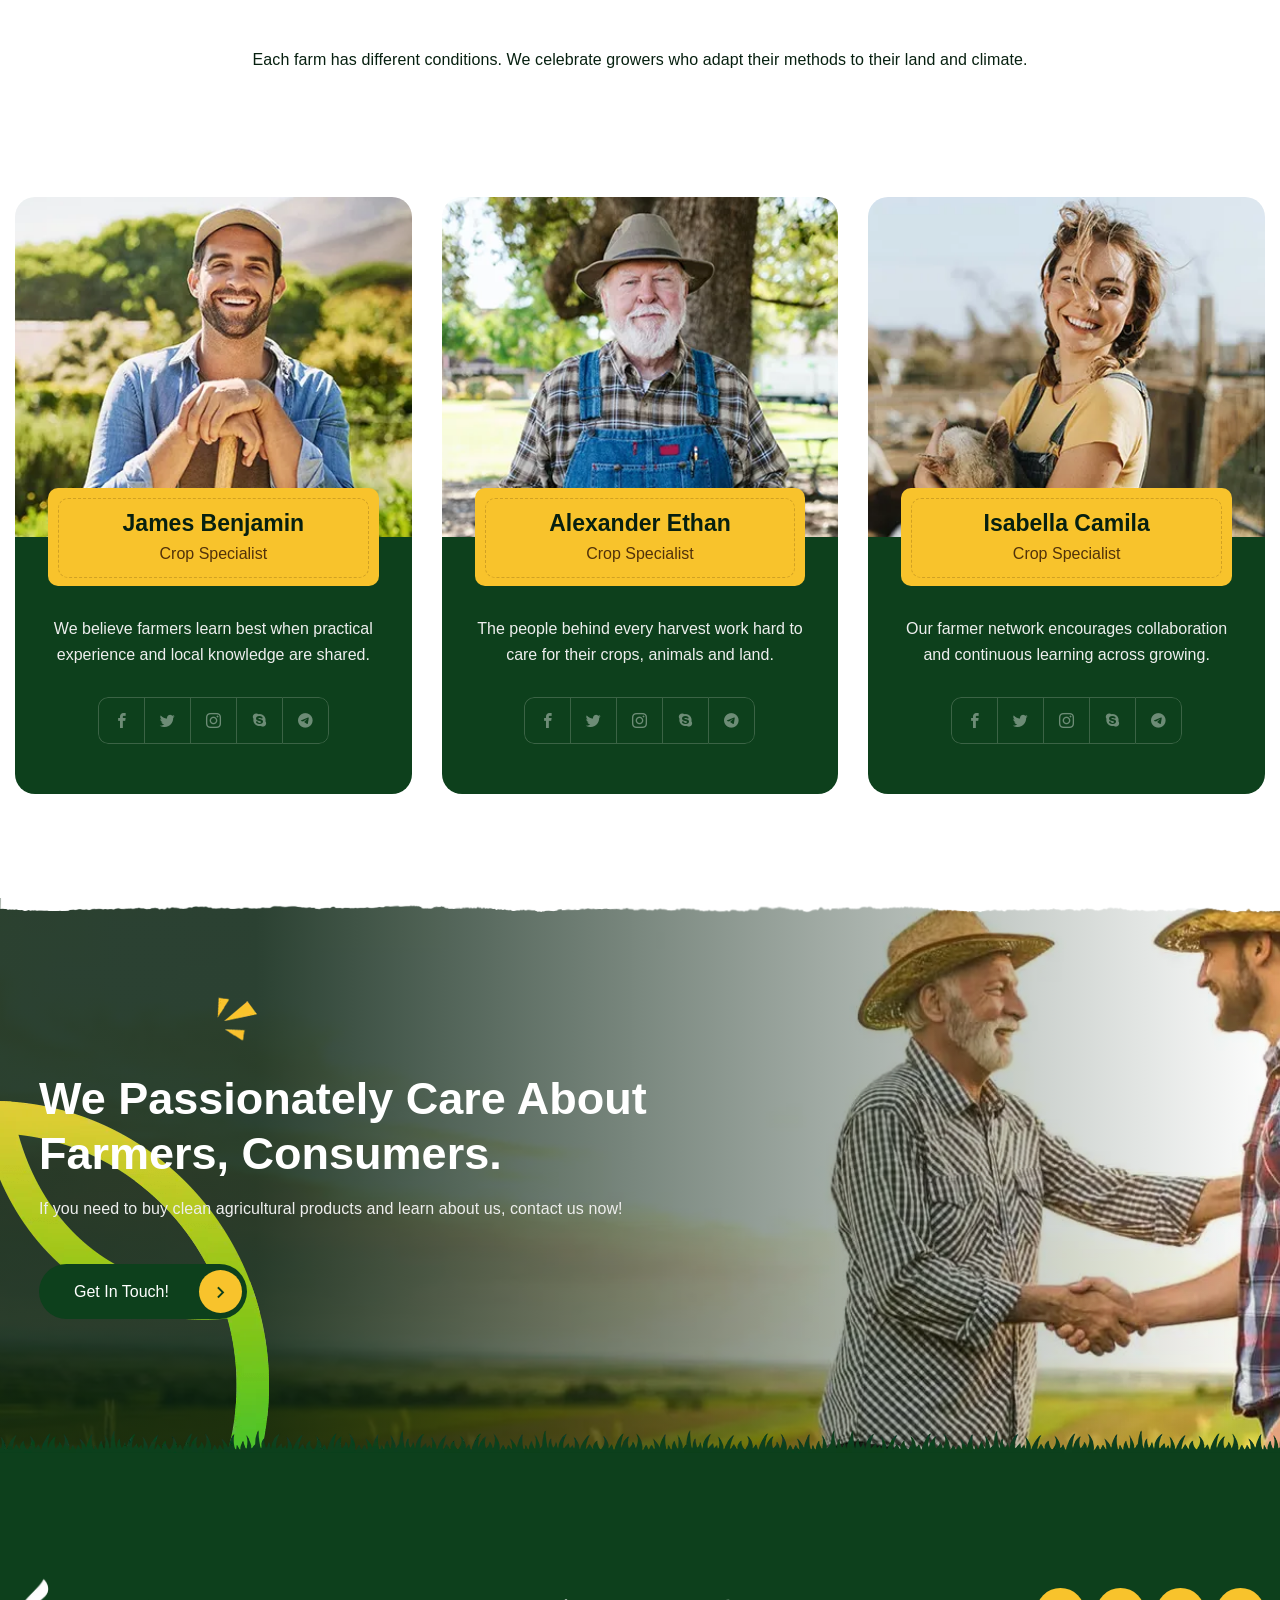
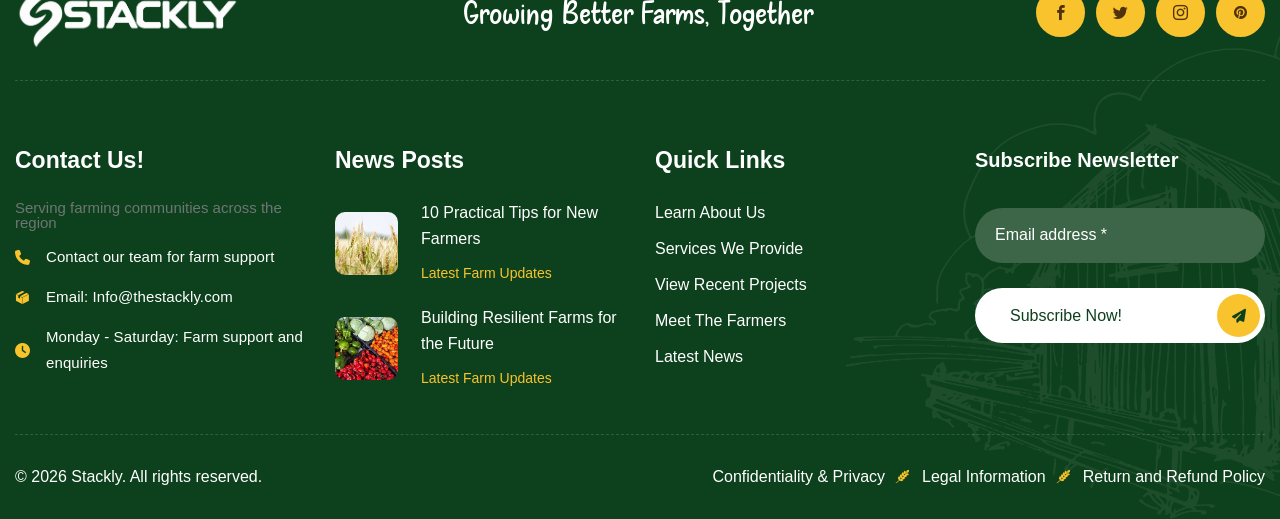
<file: our-farmers.html>
<!DOCTYPE html>
<html lang="en" xml:lang="en-US" xmlns="http://www.w3.org/1999/xhtml">
<head>
    <meta charset="utf-8" />
    <title>Stackly | Agriculture &amp; Farming</title>
    <meta content="width=device-width, initial-scale=1, maximum-scale=1" name="viewport" />
    <link href="static/css/bootstrap.css" rel="stylesheet" type="text/css" />
    <link href="static/css/magnific-popup.min.css" rel="stylesheet" type="text/css" />
    <link href="static/css/odometer.min.css" rel="stylesheet" type="text/css" />
    <link href="static/css/swiper-bundle.min.css" rel="stylesheet" type="text/css" />
    <link href="static/css/map.min.css" rel="stylesheet" type="text/css" />
    <link href="static/css/styles.css" rel="stylesheet" type="text/css" />
    <!-- Animation Style -->
    <link href="static/css/animate.min.css" rel="stylesheet" type="text/css" />
    <link href="static/css/animate2.min.css" rel="stylesheet" type="text/css" />
    <!-- Font -->
    <link href="static/css/fonts.css" rel="stylesheet" />
    <!-- Icon -->
    <link href="static/css/style.css" rel="stylesheet" type="text/css" />
    <link href="static/css/all.min.css" rel="stylesheet" type="text/css" />

    <style>

        #header-main {
            position: relative !important;
            top: auto !important;
            z-index: auto;
            background: #fff;
            box-shadow: none;
        }

        #header-main > .fixed-header.style-absolute {
            position: fixed !important;
            top: 0;
            left: 0;
            right: 0;
            width: 100%;
            z-index: 10000;
        }

        #header-main .header-inner {
            align-items: center
        }

        #header-main .nav-list {
            display: flex;
            align-items: center;
            gap: clamp(12px, 1.5vw, 28px);
            flex-wrap: nowrap
        }

        #header-main .nav-list>li {
            white-space: nowrap
        }

        #header-main .nav-list>li>a {
            font-weight: 600
        }

        #header-main .nav-list .sub-nav {
            display: none !important
        }

        #header-main .nav-list li.has-child:after {
            display: none !important
        }

        #header-main .mobile-main-nav .menu>li {
            list-style: none
        }

        #header-main .mobile-main-nav .menu>li>a {
            display: block;
            padding: 12px 18px
        }

        @media(max-width:991px) {
            #header-main .nav-list {
                gap: 10px
            }
        }

        form input:invalid,
        form textarea:invalid,
        form select:invalid {
            box-shadow: none
        }

        form input:focus,
        form textarea:focus,
        form select:focus {
            outline: 2px solid rgba(74, 130, 45, .25);
            outline-offset: 1px
        }

                /* Mobile navigation: readable links and a clear contact action */
        @media (max-width: 991px) {
            #header-main .mobile-nav-wrap .inner-mobile-nav {
                width: min(320px, 88vw);
                max-width: 88vw;
                padding: 18px 16px 22px;
                overflow-y: auto;
                overflow-x: hidden;
                background: #0d401c;
            }

            #header-main .mobile-nav-wrap .mobile-main-nav {
                width: 100%;
            }

            #header-main .mobile-nav-wrap .mobile-main-nav #menu-mobile-menu {
                margin: 0;
                padding: 0;
            }

            #header-main .mobile-nav-wrap .mobile-main-nav #menu-mobile-menu > li {
                display: block;
                width: 100%;
                margin: 0;
                padding: 0;
                list-style: none;
            }

            #header-main .mobile-nav-wrap .mobile-main-nav #menu-mobile-menu > li > a {
                display: block;
                padding: 12px 8px;
                color: #ffffff !important;
                font-family: "Work Sans", sans-serif;
                font-size: 16px;
                font-weight: 600;
                line-height: 1.4;
                text-decoration: none;
                opacity: 1;
                visibility: visible;
                border-bottom: 1px solid rgba(255,255,255,.12);
            }

            #header-main .mobile-nav-wrap .mobile-main-nav #menu-mobile-menu > li > a:hover,
            #header-main .mobile-nav-wrap .mobile-main-nav #menu-mobile-menu > li > a:focus {
                color: #f8c32c !important;
            }

            #header-main .mobile-nav-wrap .group-icon {
                display: block;
                width: 100%;
                margin: 20px 0 0;
            }

            #header-main .mobile-nav-wrap .mobile-get-in-touch {
                display: flex;
                align-items: center;
                justify-content: space-between;
                width: 100%;
                min-height: 48px;
                padding: 12px 18px;
                border-radius: 30px;
                background: #f8c32c;
                color: #0d401c !important;
                font-size: 15px;
                font-weight: 700;
                line-height: 1.2;
                text-decoration: none;
            }

            #header-main .mobile-nav-wrap .mobile-get-in-touch i {
                color: #0d401c !important;
                font-size: 18px;
            }

            #header-main .mobile-nav-wrap .mobile-get-in-touch:hover,
            #header-main .mobile-nav-wrap .mobile-get-in-touch:focus {
                background: #ffffff;
                color: #0d401c !important;
            }

            #header-main .mobile-nav-wrap .inner-mobile-nav .logo .mobile-nav-close {
                z-index: 5;
                color: #ffffff !important;
                font-size: 22px;
            }

            #header-main .mobile-nav-wrap .inner-mobile-nav .bottom {
                margin-top: auto;
                padding-top: 28px;
            }
        }

    </style>
    <script>document.addEventListener('DOMContentLoaded', function () { document.querySelectorAll('form').forEach(function (form) { form.setAttribute('novalidate', ''); form.addEventListener('submit', function (e) { if (!form.checkValidity()) { e.preventDefault(); e.stopPropagation(); form.reportValidity(); return; } }); }); });</script>
</head>

<body>
    <!-- Wrapper -->
    <div id="wrapper">
       <div id="loading">
            <div id="loading-center">
                <div class="loader-container">
                    <div class="wrap-loader">
                        <div class="loader">
                        </div>
                        <div class="icon">
                            <img alt="" src="images/logo.webp" />
                        </div>
                    </div>
                </div>
            </div>
        </div><!-- /.Preloader -->
                <!-- Top-bar -->
        <div class="tf-topbar">
            <div class="tf-container w-1780">
                <div class="row">
                    <div class="col-lg-12">
                        <div class="topbar-inner">
                            <div class="topbar-left">
                                <span class="fs-14 font-nunito">Welcome to Stackly</span>
                                <span class="fs-14 font-nunito">Agriculture &amp; Organic Farms</span>
                            </div>
                            <div class="topbar-right">
                                <ul class="contact-list">
    <li class="item">
        <span class="icon">
            <i class="fa-solid fa-phone"></i>
        </span>
        <span>+91 123 456 7890</span>
    </li>

    <li class="item">
        <span class="icon">
            <img alt="" src="static/picture/mailbox.webp" />
        </span>
        <span>info@thestackly.com</span>
    </li>

    <li class="item">
        <span class="icon">
            <i class="fa-solid fa-location-dot"></i>
        </span>
        <span>Serving farming communities across the region</span>
    </li>
</ul>
                                <ul class="social-list">
                                    <li class="item">
                                        <a href="404.html">
                                            <i class="icon-twitter"></i>
                                        </a>
                                    </li>
                                    <li class="item">
                                        <a href="404.html">
                                            <i class="icon-facebook"></i>
                                        </a>
                                    </li>
                                    <li class="item">
                                        <a href="404.html">
                                            <i class="icon-pinterest"></i>
                                        </a>
                                    </li>
                                    <li class="item">
                                        <a href="404.html">
                                            <i class="icon-instagram2"></i>
                                        </a>
                                    </li>
                                </ul>
                            </div>
                        </div>
                    </div>
                </div>
            </div>
        </div><!-- /Top-bar -->
        <!-- Welcome -->
        <div class="box-welcome">
            <div class="tf-overlay"></div>
            <div class="welcome-wrap">
                <div class="content">
                    <div class="btn-close-welcome icon style-circle">
                        <i class="icon-close"></i>
                    </div>
                    <h3 class="title font-snowfall">
                        Stackly Agriculture <br />
                        Farm of laughter and
                        happiness!
                    </h3>
                    <p class="text font-nunito">Stackly Agriculture is built around a simple goal: support farmers with
                        practical information and connect communities with quality produce.</p>
                    <ul class="infor-list">
                        <li class="item">Serving farming communities across the region</li>
                        <li class="item">
                            <i class="fa-solid fa-phone"></i>
                            <p>
                                Call us: +91 123 456 7890
                            </p>
                        </li>
                        <li class="item">
                            <img alt="" src="static/picture/mailbox-2.webp" />
                            <p>
                                Mail Support:
                                Stackly Agriculture Team
                            </p>
                        </li>
                        <li class="item">
                            <i class="fa-solid fa-clock"></i>
                            <p>
                                Mon - Sat: 8.00am - 18.00pm
                            </p>
                        </li>
                    </ul>
                    <div class="wg-social">
                        <ul class="list">
                            <li class="item">
                                <a href="404.html"><i class="icon-facebook1"></i></a>
                            </li>
                            <li class="item">
                                <a href="404.html"><i class="icon-twitter"></i></a>
                            </li>
                            <li class="item">
                                <a href="404.html"><i class="icon-instagram2"></i></a>
                            </li>
                            <li class="item">
                                <a href="404.html"><i class="icon-pinterest"></i></a>
                            </li>
                        </ul>
                    </div>
                </div>
            </div>
        </div><!-- /.Welcome -->
        <!-- Header  -->
        <header class="header has-item-bot" id="header-main">
            <div class="tf-container w-1780">
                <div class="row">
                    <div class="col-lg-12">
                        <div class="header-inner">
                            <div class="header-left">
                                <div class="logo-site">
                                    <a href="index.html">
                                        <img alt="" src="images/logo-dark.webp" />
                                    </a>
                                </div>
                                <div class="main-nav">
                                    <ul class="nav-list">
                                        <li class="item"><a href="index.html">Home</a></li>
                                        <li class="item"><a href="about-us.html">About</a></li>
                                        <li class="item"><a href="our-services.html">Services</a></li>
                                        <li class="item"><a href="our-farmers.html">Farmers</a></li>
                                        <li class="item"><a href="portfolio.html">Portfolio</a></li>
                                        <li class="item"><a href="blog.html">Blog</a></li>
                                        <li class="item"><a href="contact-us.html">Contact</a></li>
                                    </ul>
                                </div>
                            </div>
                            <div class="header-right">
                                <a class="tf-btn gap-30" href="login.html">
                                    <span class="text-style">Get In Touch!</span>
                                    <div class="icon"><i class="icon-arrow_right"></i></div>
                                </a>
                                <div class="wg-welcome btn-open-welcome">
                                    <i class="icon-fences-icon fs-24"></i>
                                </div>
                                <div class="mobile-button">
                                    <span></span>
                                </div>
                            </div>
                        </div>
                        <div class="mobile-nav-wrap">
                            <div class="overlay-mobile-nav"></div>
                            <div class="inner-mobile-nav overflow-y-auto">
                                <div class="top">
                                    <div class="logo">
                                        <a class="main-logo" href="index.html" rel="home">
                                            <img alt="" id="mobile-logo_header" src="images/logo-white.webp" />
                                        </a>
                                        <div class="mobile-nav-close">
                                            <i class="icon-close"></i>
                                        </div>
                                    </div>
                                    <nav class="mobile-main-nav" id="mobile-main-nav">
                                        <ul class="menu" id="menu-mobile-menu">
                                            <li class="menu-item"><a href="index.html">Home</a></li>
                                            <li class="menu-item"><a href="about-us.html">About</a></li>
                                            <li class="menu-item"><a href="our-services.html">Services</a></li>
                                            <li class="menu-item"><a href="our-farmers.html">Farmers</a></li>
                                            <li class="menu-item"><a href="portfolio.html">Portfolio</a></li>
                                            <li class="menu-item"><a href="blog.html">Blog</a></li>
                                            <li class="menu-item"><a href="contact-us.html">Contact</a></li>
                                        </ul>
                                    </nav>
                                    <div class="group-icon">
                                        <a class="mobile-get-in-touch" href="login.html">
                                            <span>Get In Touch</span>
                                            <i class="icon-arrow_right"></i>
                                        </a>
                                    </div>
                                </div>
                                <div class="bottom">
                                    <div class="infor-list">
                                        <ul>
                                            <li>
                                                <h5 class="title">
                                                    Address:
                                                </h5>
                                                <p>
                                                    Serving farming communities across the region
                                                </p>
                                            </li>
                                            <li>
                                                <h5 class="title">
                                                    Phone:
                                                </h5>
                                                <p>
                                                    +91 123 456 7890
                                                </p>
                                            </li>
                                            <li>
                                                <h5 class="title">
                                                    Email:
                                                </h5>
                                                <p>
                                                    info@thestackly.com
                                                </p>
                                            </li>
                                        </ul>
                                    </div>
                                    <div class="wg-social">
                                        <ul class="list">
                                            <li class="item">
                                                <a href="404.html"><i class="icon-facebook1"></i></a>
                                            </li>
                                            <li class="item">
                                                <a href="404.html"><i class="icon-twitter"></i></a>
                                            </li>
                                            <li class="item">
                                                <a href="404.html"><i class="icon-instagram2"></i></a>
                                            </li>
                                            <li class="item">
                                                <a href="404.html"><i class="icon-pinterest"></i></a>
                                            </li>
                                        </ul>
                                    </div>
                                </div>
                            </div>
                        </div>
                    </div>
                </div>
            </div>
            <div class="fixed-header style-absolute">
                <div class="tf-container w-1780">
                    <div class="row">
                        <div class="col-lg-12">
                            <div class="header-inner">
                                <div class="header-left">
                                    <div class="logo-site">
                                        <a href="index.html">
                                            <img alt="" src="images/logo-dark.webp" />
                                        </a>
                                    </div>
                                    <div class="main-nav">
                                        <ul class="nav-list">
                                            <li class="item"><a href="index.html">Home</a></li>
                                            <li class="item"><a href="about-us.html">About</a></li>
                                            <li class="item"><a href="our-services.html">Services</a></li>
                                            <li class="item"><a href="our-farmers.html">Farmers</a></li>
                                            <li class="item"><a href="portfolio.html">Portfolio</a></li>
                                            <li class="item"><a href="blog.html">Blog</a></li>
                                            <li class="item"><a href="contact-us.html">Contact</a></li>
                                        </ul>
                                    </div>
                                </div>
                                <div class="header-right">
                                    <a class="tf-btn gap-30" href="login.html">
                                        <span class="text-style">Get In Touch!</span>
                                        <div class="icon"><i class="icon-arrow_right"></i></div>
                                    </a>
                                    <div class="wg-welcome btn-open-welcome">
                                        <i class="icon-fences-icon fs-24"></i>
                                    </div>
                                    <div class="mobile-button">
                                        <span></span>
                                    </div>
                                </div>
                            </div>
                        </div>
                    </div>
                </div>
                <div class="header-item children">
                    <img alt="" src="static/picture/page-title-top.webp" />
                </div>
            </div>
            <div class="header-item">
                <img alt="" src="static/picture/page-title-top.webp" />
            </div>
        </header><!-- /.Header -->

        <!-- Page-title -->
        <div class="page-title page-our-farmers">
            <div class="rellax" data-rellax-speed="5">
                <img alt="" src="static/picture/our-farmer.webp" />
            </div>
            <div class="content-wrap">
                <div class="tf-container w-1290">
                    <div class="row">
                        <div class="col-lg-12">
                            <div class="content">
                                <p class="sub-title">
                                    Dedicated And Pofessional People
                                </p>
                                <h1 class="title">
                                    Meet our farmers
                                </h1>
                                <div class="icon-img">
                                    <img alt="" src="static/picture/line-throw-title.webp" />
                                </div>
                                <div class="breadcrumb">
                                    <a href="index.html">Home</a>
                                    <div class="icon">
                                        <i class="icon-arrow-right1"></i>
                                    </div>
                                    <a href="our-farmers.html">Meet Our farmers </a>
                                </div>
                            </div>
                        </div>
                    </div>
                </div>
            </div>
            <div class="img-item item-2">
                <img alt="" src="static/picture/grass-5.webp" />
            </div>
        </div><!-- /.Page-title -->
        <!-- Main-content -->
        <div class="main-content page-our-farmers pt-0 pb-0">
            <!-- Section we are -->
            <section class="s-we-are">
                <div class="tf-container">
                    <div class="row">
                        <div class="col-md-6">
                            <div class="we-are-wrap img-hover pb-30">
                                <div class="image hover-item wow zoomIn">
                                    <img alt="" class="lazyload" data-src="./images/widget/card-provide-3.webp"
                                        src="static/picture/card-provide-3.webp" />
                                </div>
                                <div class="content">
                                    <a class="hover-text-primary title font-worksans" href="about-us.html">

                                        We Are Family
                                    </a>
                                    <p class="text">Meet the growers who bring experience, care and local knowledge to
                                        every planting season.</p>
                                </div>
                            </div>
                        </div>
                        <div class="col-md-6">
                            <div class="we-are-wrap img-hover">
                                <div class="image hover-item wow zoomIn">
                                    <img alt="" class="lazyload" data-src="./images/widget/tea.webp"
                                        src="static/picture/tea.webp" />
                                </div>
                                <div class="content">
                                    <a class="hover-text-primary title font-worksans" href="about-us.html">
                                        We Love Nature
                                    </a>
                                    <p class="text">Our farmer community shares ideas on crop selection, soil care,
                                        water management and harvest planning.</p>
                                </div>
                            </div>
                        </div>
                    </div>
                </div>
                <div class="s-img-item item-1">
                    <img alt="" src="static/picture/yellow-bottom.webp" />
                </div>
            </section><!-- /.Section we are -->
            <!-- Section testimonial -->
            <section class="s-testimonial style-2 type-2">
                <div class="wrap">
                    <div class="image scroll-element wow fadeInLeft" data-wow-delay="0s">
                        <img alt="" class="" src="static/picture/s-testi.webp" />
                        <div class="sign scroll-element-3">
                            <img alt="" src="static/picture/sign.webp" />
                        </div>
                    </div>
                    <div class="content-section">
                        <div class="heading-section">
                            <p class="title tf-animate-1">Creator Of Success</p>
                        </div>
                        <p class="quote font-snowfall fs-30 text-anime-style-1">
                            “Agriculture is our wisest pursuit, because it will in the end contribute most to real
                            wealth,
                            good
                            morals, and happiness. Farmers are the embodiment of hard work, dedication, and resilience.”
                        </p>
                        <div class="bot">
                            <div class="author-wrap">
                                <p class="author text-upper fw-6 font-worksans">
                                    <a class="" href="404.html">
                                        Donald Christopher
                                    </a>- Talk
                                </p>
                                <p class="duty">
                                    Farm Owner Donald Farm Happiness
                                </p>
                            </div>
                            <a class="tf-btn-read hover-text-4" href="404.html">
                                Read About Donald Christoper
                            </a>
                        </div>
                        <div class="icon tf-animate__box-2 animate__slow">
                            <i class="icon-quote"></i>
                        </div>
                    </div>
                </div>
            </section><!-- /.Section testimonial -->
            <!-- Section meet farmer -->
            <section class="s-meet-farm">
                <div class="tf-container">
                    <div class="row">
                        <div class="col-lg-12">
                            <div class="heading-section text-center has-text mb-81">
                                <p class="sub-title">Meet The Farmers </p>
                                <p class="title text-anime-style-2">
                                    People Who Are Dedicated <br />
                                    To Their Work And Love Nature

                                </p>
                                <p class="text">Each farm has different conditions. We celebrate growers who adapt their
                                    methods to their land and climate.</p>
                                <div class="img-item">
                                    <img alt="" class="tf-animate-1" src="static/picture/rice-plant-2.webp" />
                                </div>
                            </div>
                        </div>
                        <div class="col-lg-4">
                            <div class="box-farmer img-hover pb-30 wow fadeInUp" data-wow-delay="0s">
                                <div class="image hover-item">
                                    <img alt="" class="lazyload" data-src="./images/widget/farmer-1.webp"
                                        src="static/picture/farmer-1.webp" />
                                </div>
                                <div class="content">
                                    <div class="author-wrap">
                                        <div class="has-border">
                                            <a class="name fw-7 fs-23 hover-text-4 font-worksans" href="404.html">
                                                James Benjamin
                                            </a>
                                            <p class="duty">
                                                Crop Specialist
                                            </p>
                                        </div>
                                    </div>
                                    <p class="text font-nunito">We believe farmers learn best when practical experience
                                        and local knowledge are shared.</p>
                                    <div class="wg-social style-2">
                                        <ul class="list">
                                            <li><a href="404.html"><i class="icon-facebook1"></i></a></li>
                                            <li><a href="404.html"><i class="icon-twitter"></i></a></li>
                                            <li><a href="404.html"><i class="icon-instagram2"></i></a></li>
                                            <li><a href="404.html"><i class="fa-brands fa-skype"></i></a></li>
                                            <li><a href="404.html"><i class="fa-brands fa-telegram"></i></a></li>
                                        </ul>
                                    </div>
                                </div>
                                <div class="say-hi">
                                    <div class="img-item">
                                        <img alt="" src="static/picture/say-hi.webp" />
                                        <p class="font-worksans fw-6 fs-30">Say Hi!</p>
                                    </div>
                                </div>
                            </div>
                        </div>
                        <div class="col-lg-4">
                            <div class="box-farmer img-hover pb-30 wow fadeInUp" data-wow-delay="0.1s">
                                <div class="image hover-item">
                                    <img alt="" class="lazyload" data-src="./images/widget/farmer-2.webp"
                                        src="static/picture/farmer-2.webp" />
                                </div>
                                <div class="content">
                                    <div class="author-wrap">
                                        <div class="has-border">
                                            <a class="name fw-7 fs-23 hover-text-4 font-worksans" href="404.html">
                                                Alexander Ethan
                                            </a>
                                            <p class="duty">
                                                Crop Specialist
                                            </p>
                                        </div>
                                    </div>
                                    <p class="text font-nunito">The people behind every harvest work hard to care for
                                        their crops, animals and land.</p>
                                    <div class="wg-social style-2">
                                        <ul class="list">
                                            <li><a href="404.html"><i class="icon-facebook1"></i></a></li>
                                            <li><a href="404.html"><i class="icon-twitter"></i></a></li>
                                            <li><a href="404.html"><i class="icon-instagram2"></i></a></li>
                                            <li><a href="404.html"><i class="fa-brands fa-skype"></i></a></li>
                                            <li><a href="404.html"><i class="fa-brands fa-telegram"></i></a></li>
                                        </ul>
                                    </div>
                                </div>
                                <div class="say-hi">
                                    <div class="img-item">
                                        <img alt="" src="static/picture/say-hi.webp" />
                                        <p class="font-worksans fw-6 fs-30">Say Hi!</p>
                                    </div>
                                </div>
                            </div>
                        </div>
                        <div class="col-lg-4">
                            <div class="box-farmer img-hover wow fadeInUp" data-wow-delay="0.2s">
                                <div class="image hover-item">
                                    <img alt="" class="lazyload" data-src="./images/widget/farmer-3.webp"
                                        src="static/picture/farmer-3.webp" />
                                </div>
                                <div class="content">
                                    <div class="author-wrap">
                                        <div class="has-border">
                                            <a class="name fw-7 fs-23 hover-text-4 font-worksans" href="404.html">
                                                Isabella Camila
                                            </a>
                                            <p class="duty">
                                                Crop Specialist
                                            </p>
                                        </div>
                                    </div>
                                    <p class="text font-nunito">Our farmer network encourages collaboration and
                                        continuous learning across growing.</p>
                                    <div class="wg-social style-2">
                                        <ul class="list">
                                            <li><a href="404.html"><i class="icon-facebook1"></i></a></li>
                                            <li><a href="404.html"><i class="icon-twitter"></i></a></li>
                                            <li><a href="404.html"><i class="icon-instagram2"></i></a></li>
                                            <li><a href="404.html"><i class="fa-brands fa-skype"></i></a></li>
                                            <li><a href="404.html"><i class="fa-brands fa-telegram"></i></a></li>
                                        </ul>
                                    </div>
                                </div>
                                <div class="say-hi">
                                    <div class="img-item">
                                        <img alt="" src="static/picture/say-hi.webp" />
                                        <p class="font-worksans fw-6 fs-30">Say Hi!</p>
                                    </div>
                                </div>
                            </div>
                        </div>
                    </div>
                </div>
            </section><!-- /.Section meet farmer -->
            <!-- Section happy farm -->
            <section class="s-happy-farm-2 &amp;.style-2 has-img-item tf-pt-0">
                <div class="tf-container w-1290">
                    <div class="row">
                        <div class="col-lg-8">
                            <div class="content-section">
                                <div class="heading-section style-3 has-text">
                                    <div class="top">
                                        <p class="sub-title tf-animate-1">Happy Farming!</p>
                                        <div class="img-item item-2 wow zoomIn">
                                            <div class="tf-heartBeat">
                                                <img alt="" src="static/picture/happy.webp" />
                                            </div>
                                        </div>
                                    </div>
                                    <p class="title">
                                        We Passionately Care About <br />
                                        Farmers, Consumers.


                                    </p>
                                    <p class="text">
                                        If you need to buy clean agricultural products and learn about us, contact us
                                        now!
                                    </p>
                                    <a class="tf-btn gap-30" href="404.html">
                                        <span class="text-style">Get In Touch!</span>
                                        <div class="icon"><i class="icon-arrow_right"></i></div>
                                    </a>
                                </div>
                            </div>
                        </div>
                    </div>
                </div>
                <div class="s-img-item item-1">
                    <img alt="" src="static/picture/page-title-top.webp" />
                </div>
                <div class="s-img-item item-2 tf-animate__rotate-right">
                    <img alt="" class="up-down-move" src="static/picture/leaf-3.webp" />
                </div>
            </section><!-- /.Section happy farm -->
        </div><!-- /.Main-content -->
        <!-- Footer -->
          <footer class="footer" id="footer-main">
            <div class="tf-container w-1290">
                <div class="row">
                    <div class="col-lg-12">
                        <div class="footer-top">
                            <div class="footer-left">
                                <div class="logo">
                                    <a href="index.html">
                                        <img alt="" src="images/logo-white.webp" />
                                    </a>
                                </div>
                            </div>
                            <div class="footer-center">
                                <p class="font-snowfall">
                                    Growing Better Farms, Together
                                </p>
                            </div>
                            <div class="footer-right">
                                <div class="wg-social">
                                    <ul class="list">
                                        <li class="item">
                                            <a href="404.html"><i class="icon-facebook1"></i></a>
                                        </li>
                                        <li class="item">
                                            <a href="404.html"><i class="icon-twitter"></i></a>
                                        </li>
                                        <li class="item">
                                            <a href="404.html"><i class="icon-instagram2"></i></a>
                                        </li>
                                        <li class="item">
                                            <a href="404.html"><i class="icon-pinterest"></i></a>
                                        </li>
                                    </ul>
                                </div>
                            </div>
                        </div>
                    </div>
                </div>
            </div>
            <div class="footer-inner">
                <div class="tf-container w-1290">
                    <div class="row">
                        <div class="col-lg-3 col-md-6">
                            <div class="footer-inner-wrap footer-col-block">
                                <h4 class="footer-title footer-title-desktop mb-23">
                                    Contact Us!
                                </h4>
                                <h4 class="footer-title footer-title-mobile mb-23">
                                    Contact Us!
                                </h4>
                                <ul class="contact-list tf-collapse-content">
                                    <li>Serving farming communities across the region</li>
                                    <li>
                                        <i class="fa-solid fa-phone"></i>
                                        <p class="phone-number fs-15">
                                            Contact our team for farm support
                                        </p>
                                    </li>
                                    <li>
                                        <i class="icon-package-box"></i>
                                        <p class="email fs-15">
                                            Email: Info@thestackly.com
                                        </p>
                                    </li>
                                    <li>
                                        <i class="fa-solid fa-clock"></i>
                                        <p class="time-open fs-15">
                                            Monday - Saturday: Farm support and enquiries
                                        </p>
                                    </li>
                                </ul>
                            </div>
                        </div>
                        <div class="col-lg-3 col-md-6">
                            <div class="footer-inner-wrap footer-col-block">
                                <h4 class="footer-title footer-title-desktop mb-23">
                                    News Posts
                                </h4>
                                <h4 class="footer-title footer-title-mobile mb-23">
                                    News Posts
                                </h4>
                                <ul class="new-post-list tf-collapse-content">
                                    <li class="item img-hover">
                                        <div class="image hover-item">
                                            <img alt="" src="static/picture/f-new-post-1.webp" />
                                        </div>
                                        <div class="content">
                                            <a class="title-post hover-text-secondary" href="404.html">10 Practical Tips for
                                                New Farmers</a>
                                            <p class="date-release">
                                                Latest Farm Updates
                                            </p>
                                        </div>
                                    </li>
                                    <li class="item img-hover">
                                        <div class="image hover-item">
                                            <img alt="" src="static/picture/f-new-post--2.webp" />
                                        </div>
                                        <div class="content">
                                            <a class="title-post hover-text-secondary" href="404.html">Building Resilient Farms
                                                for the Future</a>
                                            <p class="date-release">
                                                Latest Farm Updates
                                            </p>
                                        </div>
                                    </li>
                                </ul>
                            </div>
                        </div>
                        <div class="col-lg-3 col-md-6">
                            <div class="footer-inner-wrap footer-col-block">
                                <h4 class="footer-title footer-title-desktop mb-28">
                                    Quick Links
                                </h4>
                                <h4 class="footer-title footer-title-mobile mb-28">
                                    Quick Links
                                </h4>
                                <ul class="link-list tf-collapse-content">
                                    <li class="item">
                                        <a href="about-us.html">
                                            <svg height="16" viewbox="0 0 448 512" width="14"
                                                xmlns="http://www.w3.org/2000/svg">
                                                <path
                                                    d="M264.547 70.633L440.547 238.633C445.297 243.164 447.984 249.445 447.984 256.008S445.297 268.852 440.547 273.383L264.547 441.383C254.953 450.508 239.766 450.164 230.609 440.57C221.453 431.07 221.797 415.82 231.422 406.633L364.09 280.008H24C10.75 280.008 0 269.258 0 256.008S10.75 232.008 24 232.008H364.09L231.422 105.383C221.797 96.227 221.453 80.977 230.609 71.445C239.766 61.852 254.953 61.508 264.547 70.633Z">
                                                </path>
                                            </svg>
                                            Learn About Us
                                        </a>
                                    </li>
                                    <li class="item">
                                        <a href="our-services.html">
                                            <svg height="16" viewbox="0 0 448 512" width="14"
                                                xmlns="http://www.w3.org/2000/svg">
                                                <path
                                                    d="M264.547 70.633L440.547 238.633C445.297 243.164 447.984 249.445 447.984 256.008S445.297 268.852 440.547 273.383L264.547 441.383C254.953 450.508 239.766 450.164 230.609 440.57C221.453 431.07 221.797 415.82 231.422 406.633L364.09 280.008H24C10.75 280.008 0 269.258 0 256.008S10.75 232.008 24 232.008H364.09L231.422 105.383C221.797 96.227 221.453 80.977 230.609 71.445C239.766 61.852 254.953 61.508 264.547 70.633Z">
                                                </path>
                                            </svg>
                                            Services We Provide</a>
                                    </li>
                                    <li class="item">
                                        <a href="portfolio.html">
                                            <svg height="16" viewbox="0 0 448 512" width="14"
                                                xmlns="http://www.w3.org/2000/svg">
                                                <path
                                                    d="M264.547 70.633L440.547 238.633C445.297 243.164 447.984 249.445 447.984 256.008S445.297 268.852 440.547 273.383L264.547 441.383C254.953 450.508 239.766 450.164 230.609 440.57C221.453 431.07 221.797 415.82 231.422 406.633L364.09 280.008H24C10.75 280.008 0 269.258 0 256.008S10.75 232.008 24 232.008H364.09L231.422 105.383C221.797 96.227 221.453 80.977 230.609 71.445C239.766 61.852 254.953 61.508 264.547 70.633Z">
                                                </path>
                                            </svg>
                                            View Recent Projects</a>
                                    </li>
                                    <li class="item">
                                        <a href="our-farmers.html">
                                            <svg height="16" viewbox="0 0 448 512" width="14"
                                                xmlns="http://www.w3.org/2000/svg">
                                                <path
                                                    d="M264.547 70.633L440.547 238.633C445.297 243.164 447.984 249.445 447.984 256.008S445.297 268.852 440.547 273.383L264.547 441.383C254.953 450.508 239.766 450.164 230.609 440.57C221.453 431.07 221.797 415.82 231.422 406.633L364.09 280.008H24C10.75 280.008 0 269.258 0 256.008S10.75 232.008 24 232.008H364.09L231.422 105.383C221.797 96.227 221.453 80.977 230.609 71.445C239.766 61.852 254.953 61.508 264.547 70.633Z">
                                                </path>
                                            </svg>
                                            Meet The Farmers</a>
                                    </li>
                                    <li class="item">
                                        <a href="blog.html">
                                            <svg height="16" viewbox="0 0 448 512" width="14"
                                                xmlns="http://www.w3.org/2000/svg">
                                                <path
                                                    d="M264.547 70.633L440.547 238.633C445.297 243.164 447.984 249.445 447.984 256.008S445.297 268.852 440.547 273.383L264.547 441.383C254.953 450.508 239.766 450.164 230.609 440.57C221.453 431.07 221.797 415.82 231.422 406.633L364.09 280.008H24C10.75 280.008 0 269.258 0 256.008S10.75 232.008 24 232.008H364.09L231.422 105.383C221.797 96.227 221.453 80.977 230.609 71.445C239.766 61.852 254.953 61.508 264.547 70.633Z">
                                                </path>
                                            </svg>
                                            Latest News</a>
                                    </li>
                                </ul>
                            </div>
                        </div>
                        <div class="col-lg-3 col-md-6">
                            <div class="footer-inner-wrap">
                                <h4 class="footer-title fs-20">
                                    Subscribe Newsletter
                                </h4>
                                <!-- Newsletter Subscribe Form -->


<!-- Newsletter Form Start -->
<form id="subscribe-form"
      class="newsletter-custom-form style-2"
      method="post"
      action="#"
      novalidate>

    <div class="w-100" id="subscribe-content">

        <input
            type="email"
            class="email style-2"
            id="subscribe-email"
            name="email-form"
            placeholder="Email address *"
            autocomplete="email"
            maxlength="100"
        />

        <!-- Inline Error Message -->
        <span id="subscribe-error" class="subscribe-error"></span>

        <button
            class="tf-btn full bg-white scale-40"
            id="subscribe-button"
            type="submit">

            <span class="text-style cl-primary">
                Subscribe Now!
            </span>

            <span class="icon">
                <i class="fa-solid fa-paper-plane fs-14"></i>
            </span>

        </button>

    </div>

</form>
<!-- Newsletter Form End -->


<style>
#subscribe-error {
    display: block;
    color: #ff3b3b;
    font-size: 13px;
    margin-top: 7px;
    min-height: 18px;
    line-height: 18px;
}

#subscribe-email.input-error {
    border: 1px solid #ff3b3b !important;
}

#subscribe-email.input-success {
    border: 1px solid #28a745 !important;
}

#subscribe-button:disabled {
    opacity: 0.6;
    cursor: not-allowed;
}
</style>


<script>
document.addEventListener("DOMContentLoaded", function () {

    const form = document.getElementById("subscribe-form");
    const email = document.getElementById("subscribe-email");
    const error = document.getElementById("subscribe-error");
    const button = document.getElementById("subscribe-button");

    if (!form || !email || !error || !button) return;

    function validateEmail() {

        const value = email.value.trim();

        email.classList.remove("input-error", "input-success");
        error.textContent = "";

        if (value === "") {
            error.textContent = "Please enter your email address.";
            email.classList.add("input-error");
            return false;
        }

        const emailPattern = /^[^\s@]+@[^\s@]+\.[^\s@]{2,}$/;

        if (!emailPattern.test(value)) {
            error.textContent = "Please enter a valid email address.";
            email.classList.add("input-error");
            return false;
        }

        email.classList.add("input-success");
        return true;
    }

    email.addEventListener("blur", validateEmail);

    email.addEventListener("input", function () {
        error.textContent = "";
        email.classList.remove("input-error", "input-success");
    });

    form.addEventListener("submit", function (event) {

        event.preventDefault();
        event.stopPropagation();
        event.stopImmediatePropagation();

        if (!validateEmail()) {
            email.focus();
            return;
        }

        button.disabled = true;
        button.querySelector(".text-style").textContent = "Please wait...";

        setTimeout(function () {
            window.location.href = "404.html";
        }, 800);

    }, true);

});
</script>

                            </div>
                        </div>
                    </div>
                </div>
            </div>
            <div class="tf-container w-1290">
                <div class="row">
                    <div class="col-lg-12">
                        <div class="footer-bottom">
                            <p class="no-copy font-nunito">
                                <span>© 2026 Stackly. All rights reserved.</span>
                            </p>
                            <ul class="policy-list">
                                <li class="item">
                                    <a href="404.html">
                                        Confidentiality &amp; Privacy
                                    </a>
                                </li>
                                <li class="item">
                                    <a href="404.html"> Legal Information </a>
                                </li>
                                <li class="item">
                                    <a href="404.html">
                                        Return and Refund Policy
                                    </a>
                                </li>
                            </ul>
                        </div>
                    </div>
                </div>
            </div>
            <div class="img-item item-1">
                <img alt="" src="static/picture/grass-2.webp" />
            </div>
            <div class="img-item item-2">
                <div class="scroll-element-3">
                    <img alt="" class="wow zoomIn" src="static/picture/silo.webp" />
                </div>
            </div>
        </footer><!-- /Footer -->
    </div><!-- /#Wapper -->
    <!-- Prograss -->
    <div class="progress-wrap">
        <svg class="progress-circle svg-content" height="100%" viewbox="-1 -1 102 102" width="100%">
            <path d="M50,1 a49,49 0 0,1 0,98 a49,49 0 0,1 0,-98"
                style="transition: stroke-dashoffset 10ms linear; stroke-dasharray: 307.919, 307.919; stroke-dashoffset: 307.919;">
            </path>
        </svg>
    </div><!-- /.Prograss -->
    <!-- Javascript -->
    <script src="static/js/bootstrap.min.js" type="text/javascript"></script>
    <script src="static/js/jquery.min.js" type="text/javascript"></script>
    <script src="static/js/lazysize.min.js" type="text/javascript"></script>
    <script src="static/js/wow.min.js" type="text/javascript"></script>
    <script src="static/js/magnific-popup.min.js" type="text/javascript"></script>
    <script src="static/js/odometer.min.js" type="text/javascript"></script>
    <script src="static/js/counter.js" type="text/javascript"></script>
    <script src="static/js/swiper-bundle.min.js" type="text/javascript"></script>
    <script src="static/js/swiper.js" type="text/javascript"></script>
    <script src="static/js/gsap-animation.js" type="text/javascript"></script>
    <script src="static/js/gsap.min.js" type="text/javascript"></script>
    <script src="static/js/ScrollTrigger.min.js" type="text/javascript"></script>
    <script src="static/js/Splitetext.js" type="text/javascript"></script>
    <script src="static/js/rellax.min.js" type="text/javascript"></script>
    <script>
        var rellax = new Rellax(".rellax");
    </script>
    <script src="static/js/main.js" type="text/javascript"></script>
    <!-- /Javascript -->
</body>

</html>
</file>
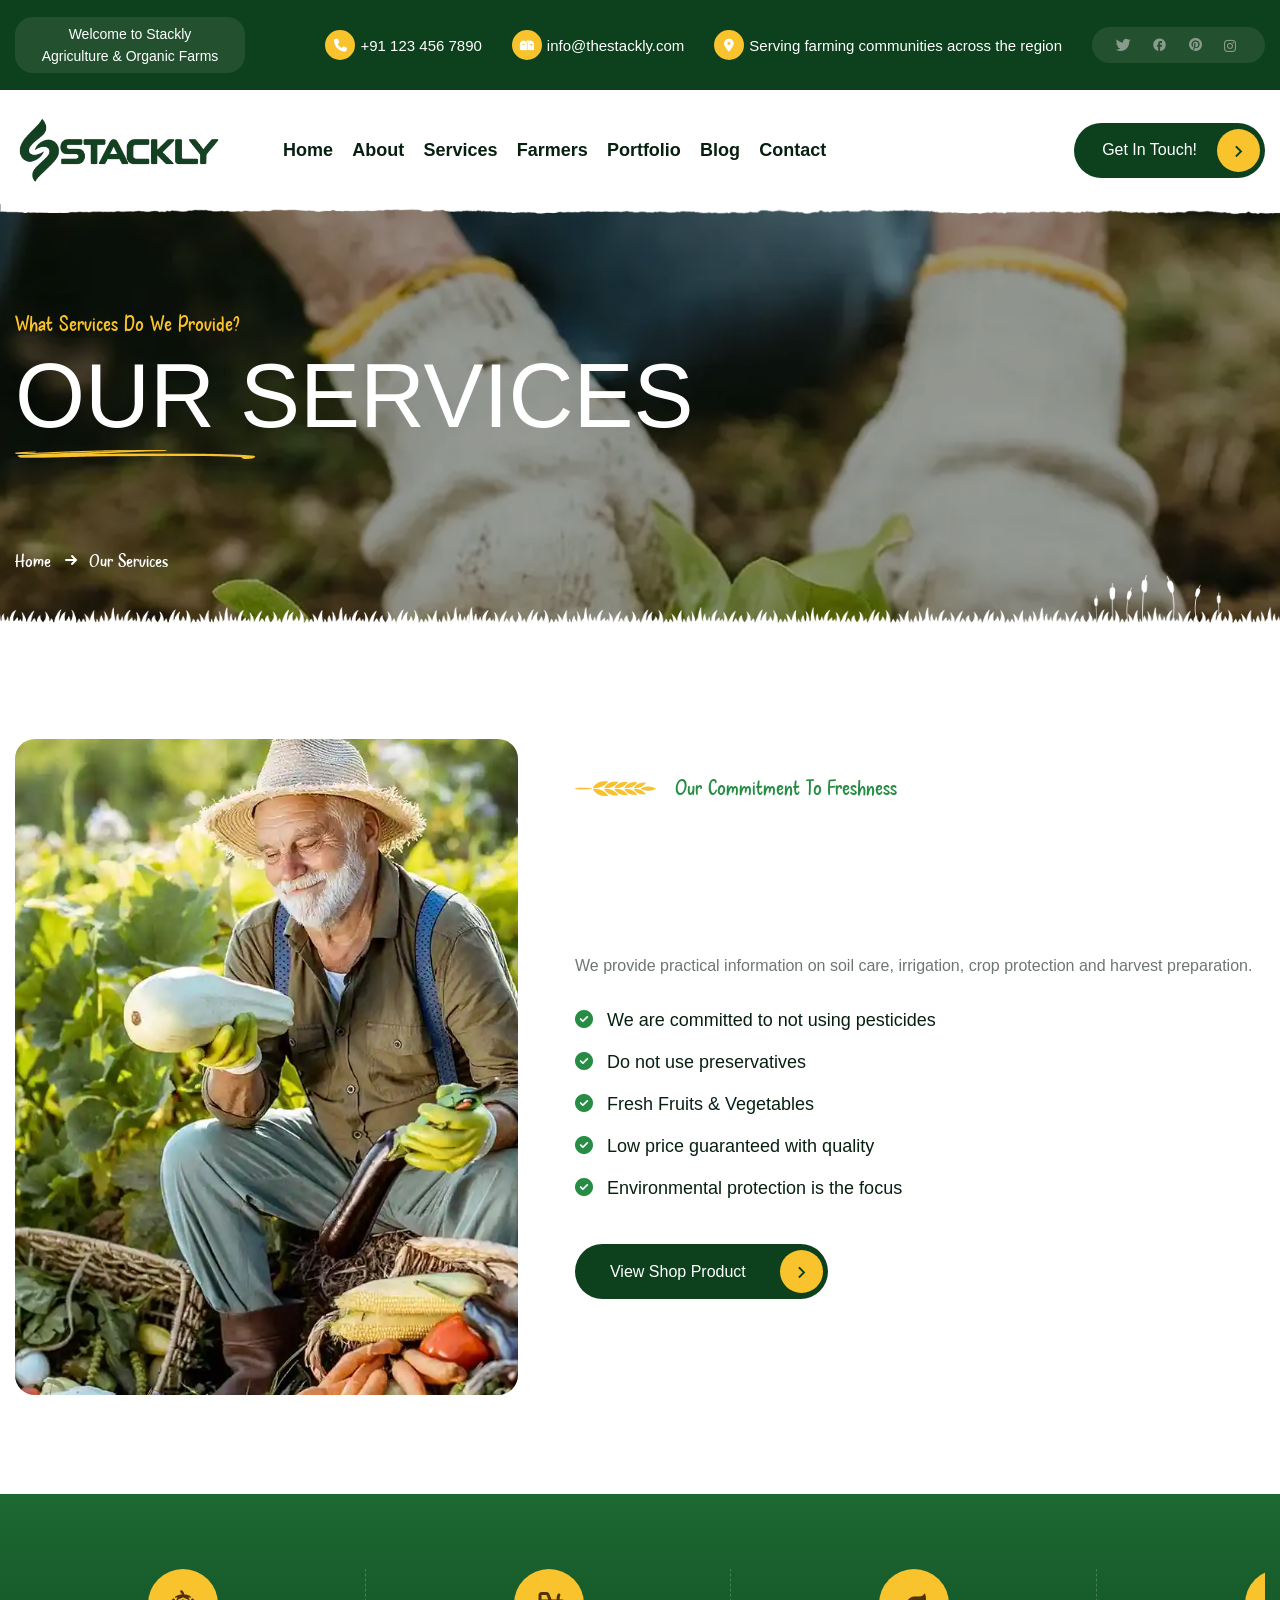
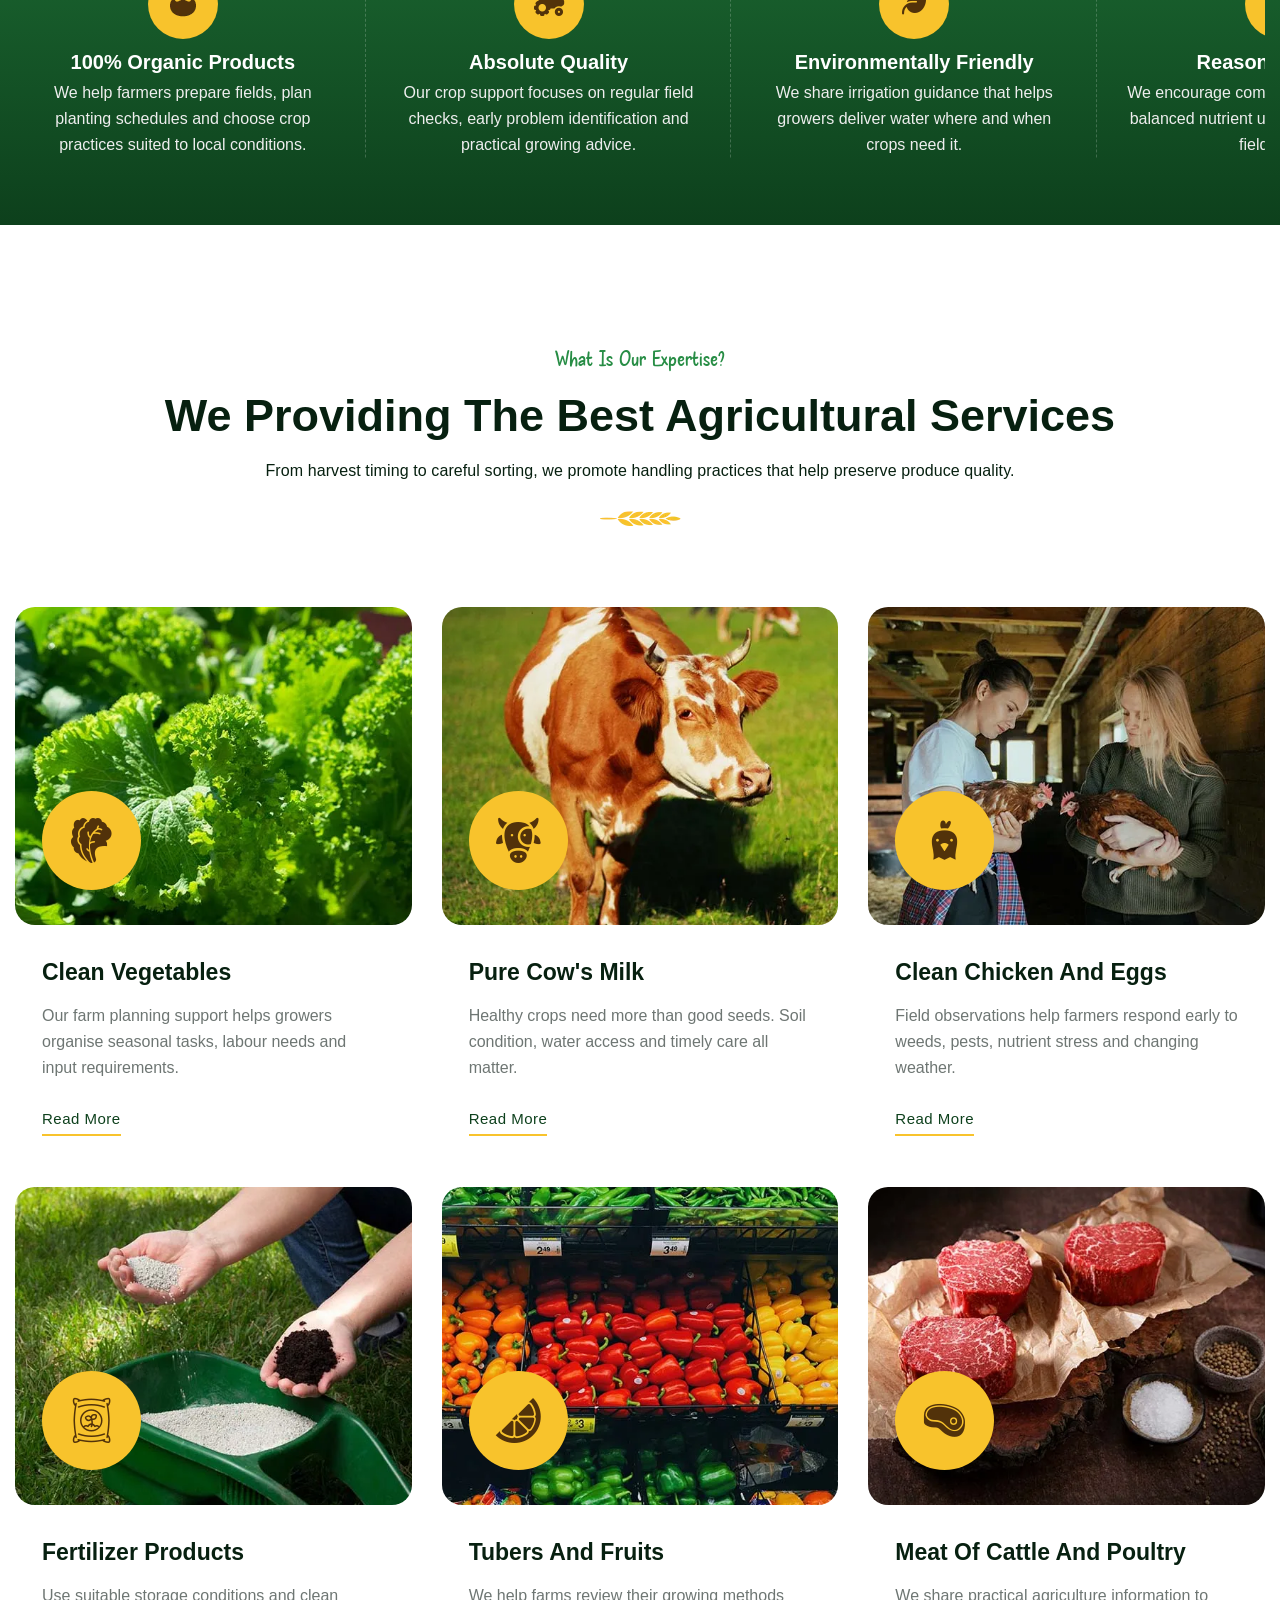
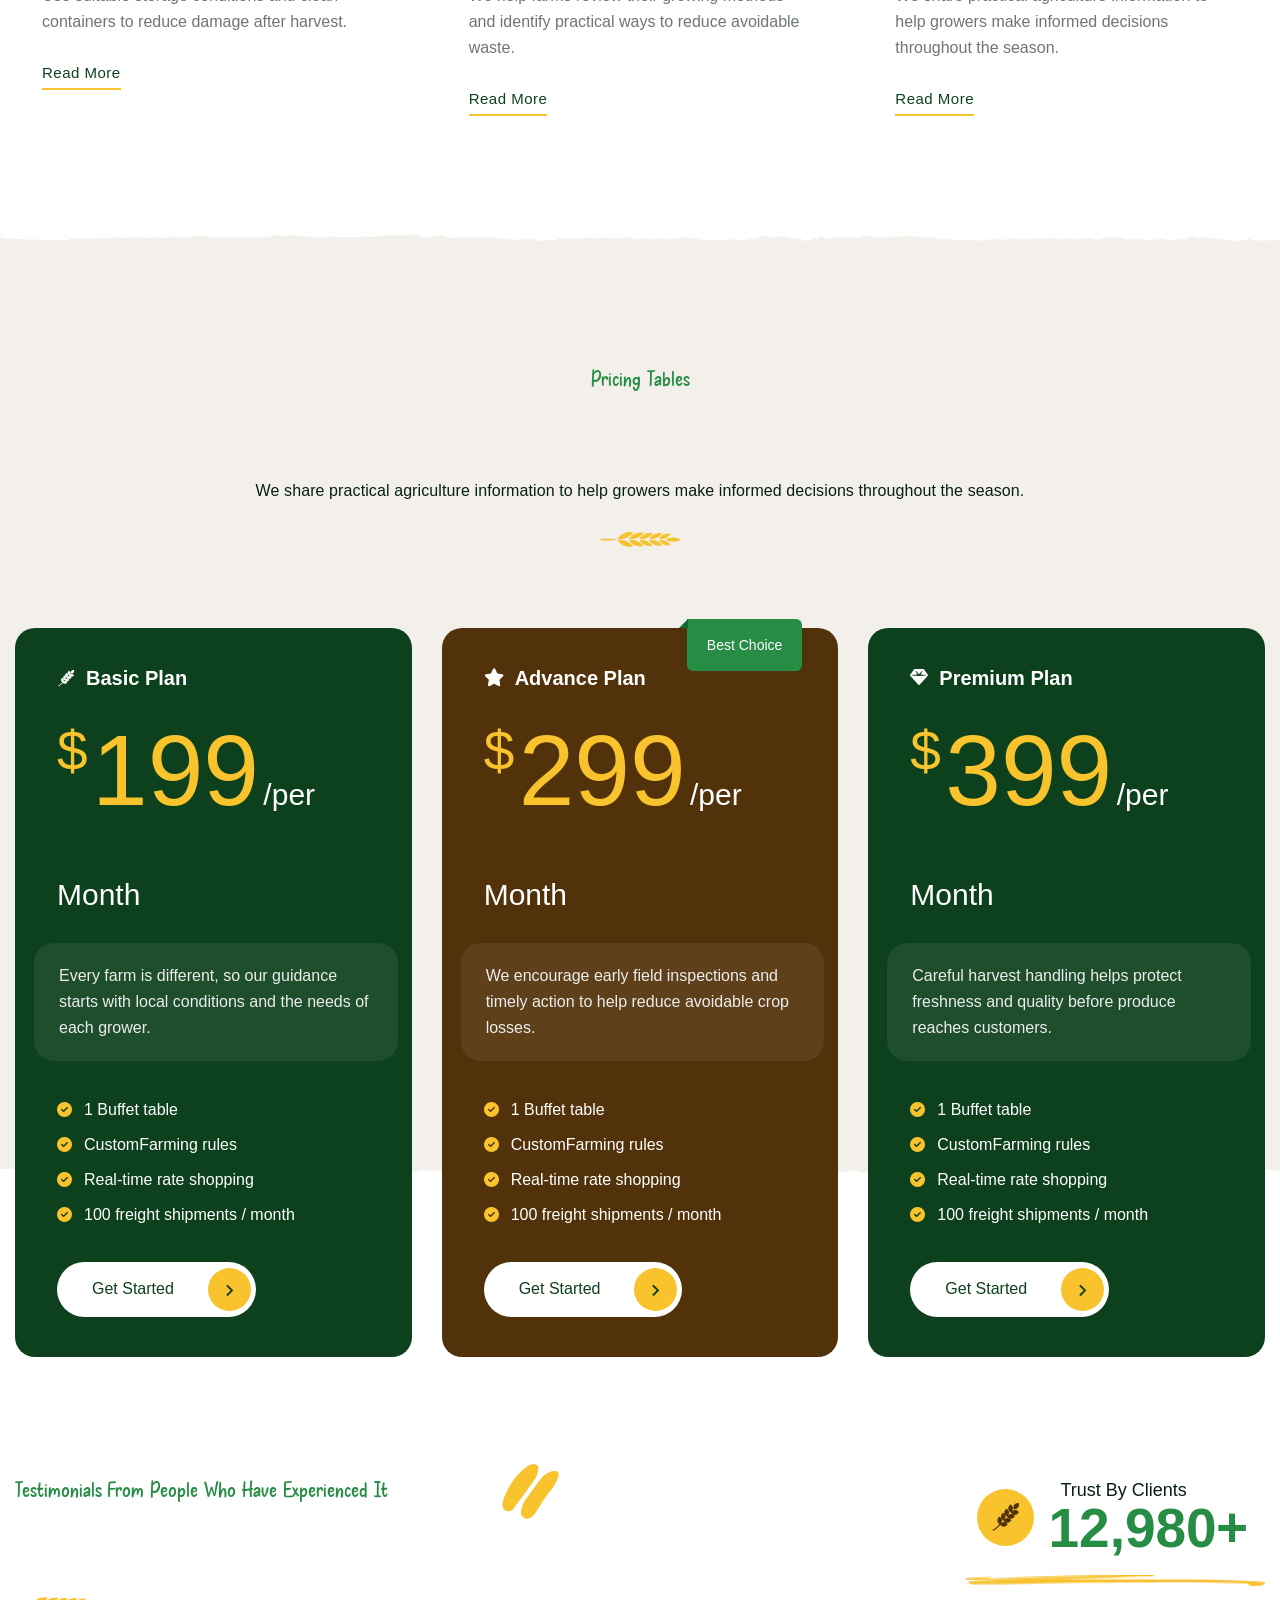
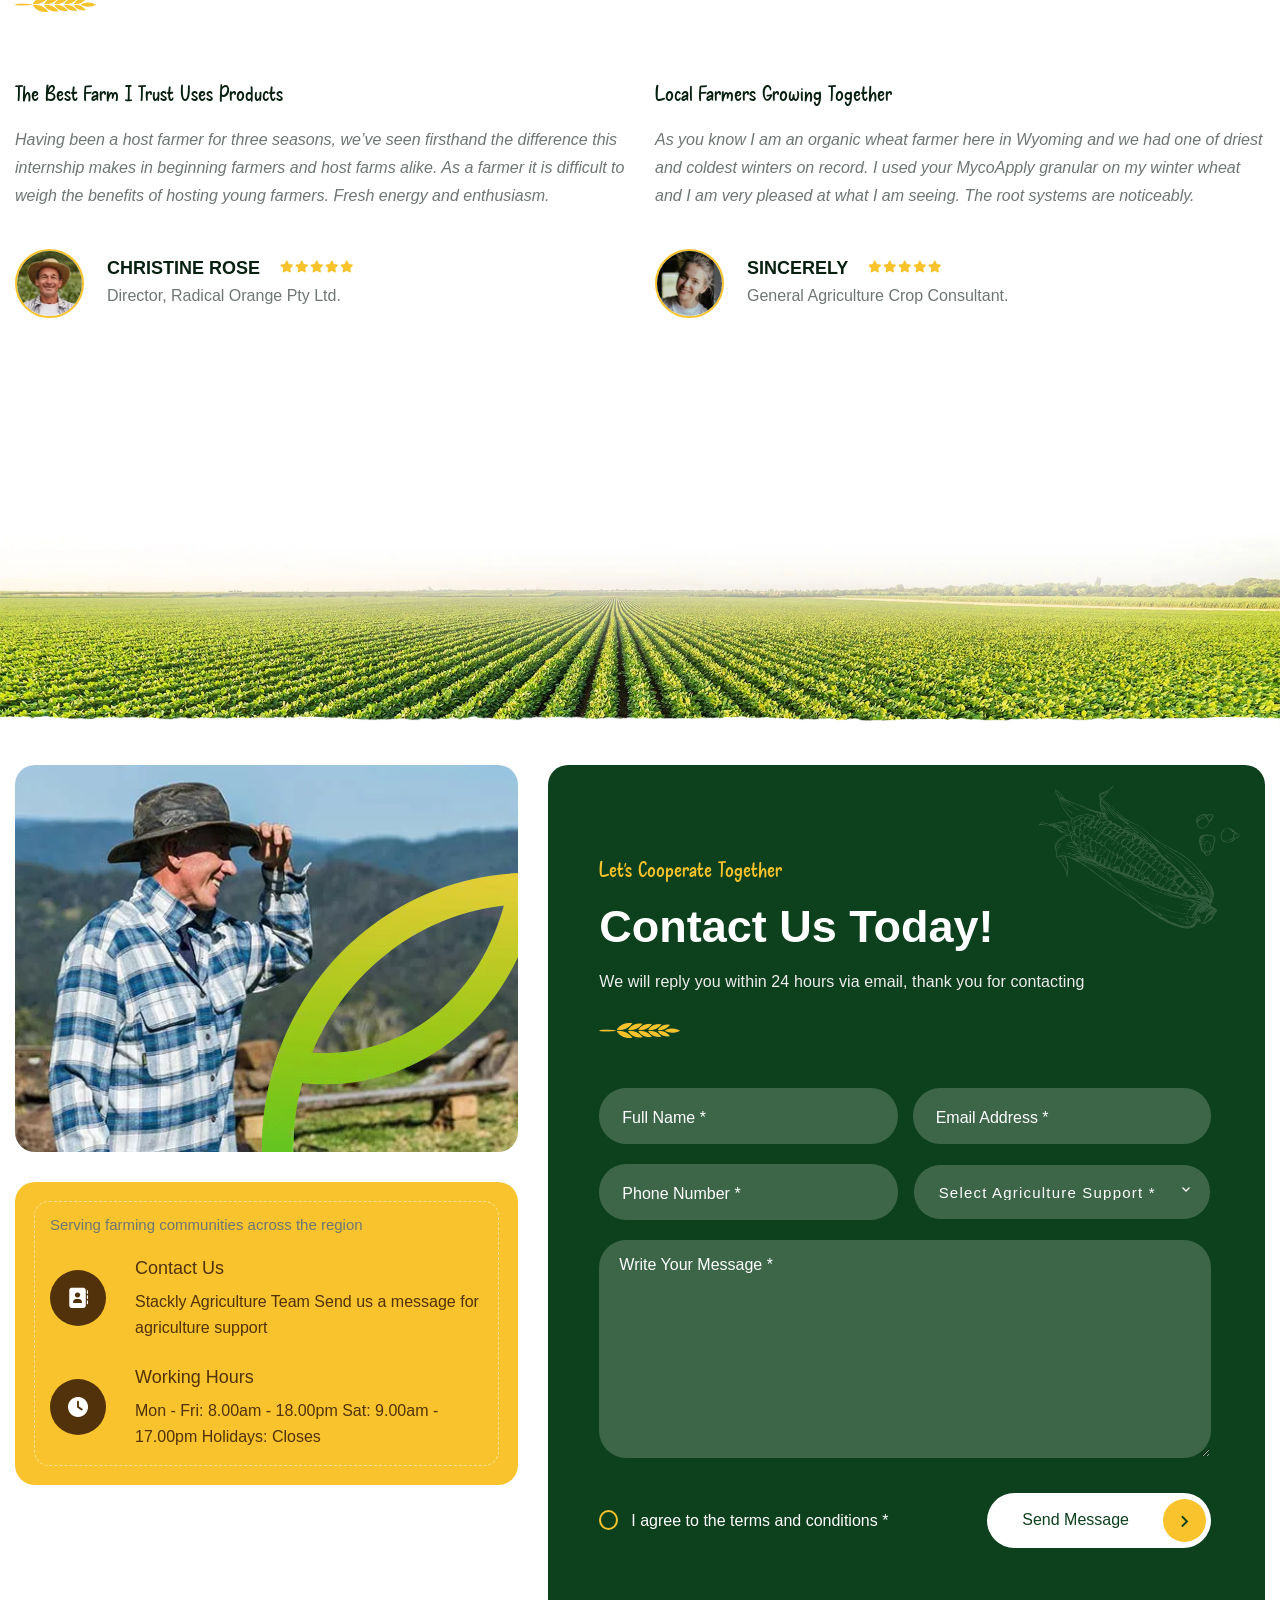
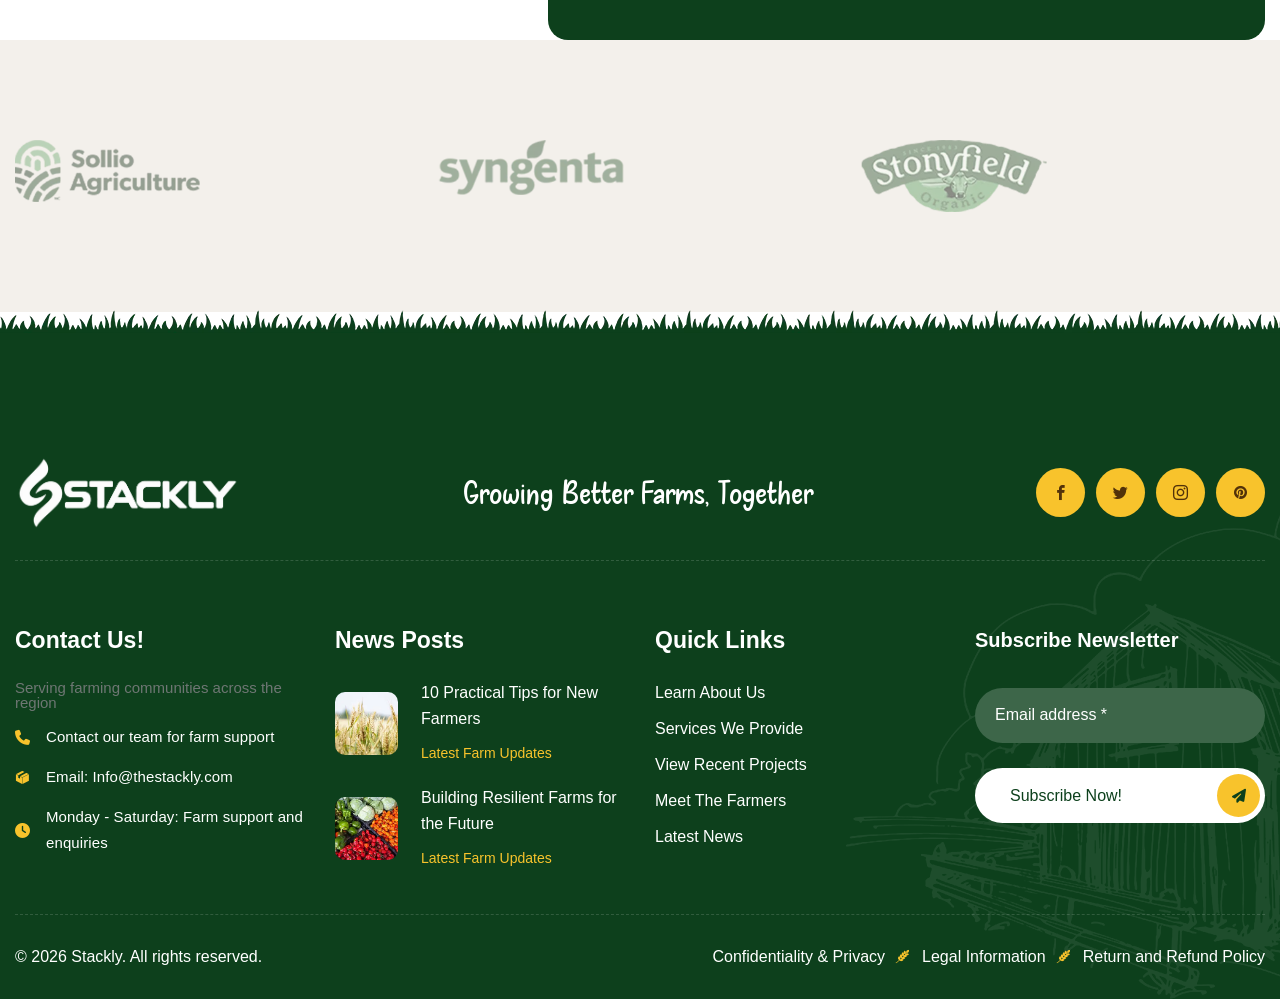
<file: our-services.html>
<!DOCTYPE html>
<html lang="en" xml:lang="en-US" xmlns="http://www.w3.org/1999/xhtml">
<head>
    <meta charset="utf-8" />
    <title>Stackly | Agriculture &amp; Farming</title>
    
    <!-- Mobile Specific Metas -->
    <meta content="width=device-width, initial-scale=1, maximum-scale=1" name="viewport" />
    <!-- Bootstrap  -->
    <link href="static/css/bootstrap.css" rel="stylesheet" type="text/css" />
    <!-- Theme Style -->
    <link href="static/css/magnific-popup.min.css" rel="stylesheet" type="text/css" />
    <link href="static/css/swiper-bundle.min.css" rel="stylesheet" type="text/css" />
    <link href="static/css/odometer.min.css" rel="stylesheet" type="text/css" />
    <link href="static/css/styles.css" rel="stylesheet" type="text/css" />
    <!-- Animation Style -->
    <link href="static/css/animate.min.css" rel="stylesheet" type="text/css" />
    <link href="static/css/animate2.min.css" rel="stylesheet" type="text/css" />
    <!-- Font -->
    <link href="static/css/fonts.css" rel="stylesheet" />
    <!-- Icon -->
    <link href="static/css/style.css" rel="stylesheet" type="text/css" />
    <link href="static/css/all.min.css" rel="stylesheet" type="text/css" />

    <style>

        #header-main {
            position: relative !important;
            top: auto !important;
            z-index: auto;
            background: #fff;
            box-shadow: none;
        }

        #header-main .header-inner {
            align-items: center
        }

        #header-main .nav-list {
            display: flex;
            align-items: center;
            gap: clamp(12px, 1.5vw, 28px);
            flex-wrap: nowrap
        }

        #header-main .nav-list>li {
            white-space: nowrap
        }

        #header-main .nav-list>li>a {
            font-weight: 600
        }

        #header-main .nav-list .sub-nav {
            display: none !important
        }

        #header-main .nav-list li.has-child:after {
            display: none !important
        }

        #header-main .mobile-main-nav .menu>li {
            list-style: none
        }

        #header-main .mobile-main-nav .menu>li>a {
            display: block;
            padding: 12px 18px
        }

        @media(max-width:991px) {
            #header-main {
                position: relative !important;
                top: auto !important;
            }

            #header-main .nav-list {
                gap: 10px
            }
        }

        form input:invalid,
        form textarea:invalid,
        form select:invalid {
            box-shadow: none
        }

        form input:focus,
        form textarea:focus,
        form select:focus {
            outline: 2px solid rgba(74, 130, 45, .25);
            outline-offset: 1px
        }


        /* Only the compact header should stick during scrolling.
           Keep the regular page header in normal document flow. */
        #header-main > .fixed-header.style-absolute {
            position: fixed !important;
            top: 0;
            left: 0;
            right: 0;
            width: 100%;
            z-index: 10000;
        }

                /* Mobile navigation: readable links and a clear contact action */
        @media (max-width: 991px) {
            #header-main .mobile-nav-wrap .inner-mobile-nav {
                width: min(320px, 88vw);
                max-width: 88vw;
                padding: 18px 16px 22px;
                overflow-y: auto;
                overflow-x: hidden;
                background: #0d401c;
            }

            #header-main .mobile-nav-wrap .mobile-main-nav {
                width: 100%;
            }

            #header-main .mobile-nav-wrap .mobile-main-nav #menu-mobile-menu {
                margin: 0;
                padding: 0;
            }

            #header-main .mobile-nav-wrap .mobile-main-nav #menu-mobile-menu > li {
                display: block;
                width: 100%;
                margin: 0;
                padding: 0;
                list-style: none;
            }

            #header-main .mobile-nav-wrap .mobile-main-nav #menu-mobile-menu > li > a {
                display: block;
                padding: 12px 8px;
                color: #ffffff !important;
                font-family: "Work Sans", sans-serif;
                font-size: 16px;
                font-weight: 600;
                line-height: 1.4;
                text-decoration: none;
                opacity: 1;
                visibility: visible;
                border-bottom: 1px solid rgba(255,255,255,.12);
            }

            #header-main .mobile-nav-wrap .mobile-main-nav #menu-mobile-menu > li > a:hover,
            #header-main .mobile-nav-wrap .mobile-main-nav #menu-mobile-menu > li > a:focus {
                color: #f8c32c !important;
            }

            #header-main .mobile-nav-wrap .group-icon {
                display: block;
                width: 100%;
                margin: 20px 0 0;
            }

            #header-main .mobile-nav-wrap .mobile-get-in-touch {
                display: flex;
                align-items: center;
                justify-content: space-between;
                width: 100%;
                min-height: 48px;
                padding: 12px 18px;
                border-radius: 30px;
                background: #f8c32c;
                color: #0d401c !important;
                font-size: 15px;
                font-weight: 700;
                line-height: 1.2;
                text-decoration: none;
            }

            #header-main .mobile-nav-wrap .mobile-get-in-touch i {
                color: #0d401c !important;
                font-size: 18px;
            }

            #header-main .mobile-nav-wrap .mobile-get-in-touch:hover,
            #header-main .mobile-nav-wrap .mobile-get-in-touch:focus {
                background: #ffffff;
                color: #0d401c !important;
            }

            #header-main .mobile-nav-wrap .inner-mobile-nav .logo .mobile-nav-close {
                z-index: 5;
                color: #ffffff !important;
                font-size: 22px;
            }

            #header-main .mobile-nav-wrap .inner-mobile-nav .bottom {
                margin-top: auto;
                padding-top: 28px;
            }
        }

    </style>
    <script>document.addEventListener('DOMContentLoaded', function () { document.querySelectorAll('form').forEach(function (form) { form.setAttribute('novalidate', ''); form.addEventListener('submit', function (e) { if (!form.checkValidity()) { e.preventDefault(); e.stopPropagation(); form.reportValidity(); return; } }); }); });</script>
</head>

<body class="counter-scroll-4">
    <!-- Wrapper -->
    <div id="wrapper">
        <!-- Preloader -->
        <div id="loading">
            <div id="loading-center">
                <div class="loader-container">
                    <div class="wrap-loader">
                        <div class="loader">
                        </div>
                        <div class="icon">
                            <img alt="" src="images/logo.webp" />
                        </div>
                    </div>
                </div>
            </div>
        </div><!-- /.Preloader -->
                <!-- Top-bar -->
        <div class="tf-topbar">
            <div class="tf-container w-1780">
                <div class="row">
                    <div class="col-lg-12">
                        <div class="topbar-inner">
                            <div class="topbar-left">
                                <span class="fs-14 font-nunito">Welcome to Stackly</span>
                                <span class="fs-14 font-nunito">Agriculture &amp; Organic Farms</span>
                            </div>
                            <div class="topbar-right">
                                <ul class="contact-list">
    <li class="item">
        <span class="icon">
            <i class="fa-solid fa-phone"></i>
        </span>
        <span>+91 123 456 7890</span>
    </li>

    <li class="item">
        <span class="icon">
            <img alt="" src="static/picture/mailbox.webp" />
        </span>
        <span>info@thestackly.com</span>
    </li>

    <li class="item">
        <span class="icon">
            <i class="fa-solid fa-location-dot"></i>
        </span>
        <span>Serving farming communities across the region</span>
    </li>
</ul>
                                <ul class="social-list">
                                    <li class="item">
                                        <a href="404.html">
                                            <i class="icon-twitter"></i>
                                        </a>
                                    </li>
                                    <li class="item">
                                        <a href="404.html">
                                            <i class="icon-facebook"></i>
                                        </a>
                                    </li>
                                    <li class="item">
                                        <a href="404.html">
                                            <i class="icon-pinterest"></i>
                                        </a>
                                    </li>
                                    <li class="item">
                                        <a href="404.html">
                                            <i class="icon-instagram2"></i>
                                        </a>
                                    </li>
                                </ul>
                            </div>
                        </div>
                    </div>
                </div>
            </div>
        </div><!-- /Top-bar -->
        <!-- Welcome -->
        <div class="box-welcome">
            <div class="tf-overlay"></div>
            <div class="welcome-wrap">
                <div class="content">
                    <div class="btn-close-welcome icon style-circle">
                        <i class="icon-close"></i>
                    </div>
                    <h3 class="title font-snowfall">
                        Stackly Agriculture <br />
                        Farm of laughter and
                        happiness!
                    </h3>
                    <p class="text font-nunito">Stackly Agriculture is built around a simple goal: support farmers with
                        practical information and connect communities with quality produce.</p>
                    <ul class="infor-list">
                        <li class="item">Serving farming communities across the region</li>
                        <li class="item">
                            <i class="fa-solid fa-phone"></i>
                            <p>
                                Call us: +91 123 456 7890
                            </p>
                        </li>
                        <li class="item">
                            <img alt="" src="static/picture/mailbox-2.webp" />
                            <p>
                                Mail Support:
                                Stackly Agriculture Team
                            </p>
                        </li>
                        <li class="item">
                            <i class="fa-solid fa-clock"></i>
                            <p>
                                Mon - Sat: 8.00am - 18.00pm
                            </p>
                        </li>
                    </ul>
                    <div class="wg-social">
                        <ul class="list">
                            <li class="item">
                                <a href="404.html"><i class="icon-facebook1"></i></a>
                            </li>
                            <li class="item">
                                <a href="404.html"><i class="icon-twitter"></i></a>
                            </li>
                            <li class="item">
                                <a href="404.html"><i class="icon-instagram2"></i></a>
                            </li>
                            <li class="item">
                                <a href="404.html"><i class="icon-pinterest"></i></a>
                            </li>
                        </ul>
                    </div>
                </div>
            </div>
        </div><!-- /.Welcome -->
        <!-- Header  -->
        <header class="header has-item-bot" id="header-main">
            <div class="tf-container w-1780">
                <div class="row">
                    <div class="col-lg-12">
                        <div class="header-inner">
                            <div class="header-left">
                                <div class="logo-site">
                                    <a href="index.html">
                                        <img alt="" src="images/logo-dark.webp" />
                                    </a>
                                </div>
                                <div class="main-nav">
                                    <ul class="nav-list">
                                        <li class="item"><a href="index.html">Home</a></li>
                                        <li class="item"><a href="about-us.html">About</a></li>
                                        <li class="item"><a href="our-services.html">Services</a></li>
                                        <li class="item"><a href="our-farmers.html">Farmers</a></li>
                                        <li class="item"><a href="portfolio.html">Portfolio</a></li>
                                        <li class="item"><a href="blog.html">Blog</a></li>
                                        <li class="item"><a href="contact-us.html">Contact</a></li>
                                    </ul>
                                </div>
                            </div>
                            <div class="header-right">
                                <a class="tf-btn gap-30" href="login.html">
                                    <span class="text-style">Get In Touch!</span>
                                    <div class="icon"><i class="icon-arrow_right"></i></div>
                                </a>
                                <div class="wg-welcome btn-open-welcome">
                                    <i class="icon-fences-icon fs-24"></i>
                                </div>
                                <div class="mobile-button">
                                    <span></span>
                                </div>
                            </div>
                        </div>
                        <div class="mobile-nav-wrap">
                            <div class="overlay-mobile-nav"></div>
                            <div class="inner-mobile-nav overflow-y-auto">
                                <div class="top">
                                    <div class="logo">
                                        <a class="main-logo" href="index.html" rel="home">
                                            <img alt="" id="mobile-logo_header" src="images/logo-white.webp" />
                                        </a>
                                        <div class="mobile-nav-close">
                                            <i class="icon-close"></i>
                                        </div>
                                    </div>
                                    <nav class="mobile-main-nav" id="mobile-main-nav">
                                        <ul class="menu" id="menu-mobile-menu">
                                            <li class="menu-item"><a href="index.html">Home</a></li>
                                            <li class="menu-item"><a href="about-us.html">About</a></li>
                                            <li class="menu-item"><a href="our-services.html">Services</a></li>
                                            <li class="menu-item"><a href="our-farmers.html">Farmers</a></li>
                                            <li class="menu-item"><a href="portfolio.html">Portfolio</a></li>
                                            <li class="menu-item"><a href="blog.html">Blog</a></li>
                                            <li class="menu-item"><a href="contact-us.html">Contact</a></li>
                                        </ul>
                                    </nav>
                                    <div class="group-icon">
                                        <a class="mobile-get-in-touch" href="login.html">
                                            <span>Get In Touch</span>
                                            <i class="icon-arrow_right"></i>
                                        </a>
                                    </div>
                                </div>
                                <div class="bottom">
                                    <div class="infor-list">
                                        <ul>
                                            <li>
                                                <h5 class="title">
                                                    Address:
                                                </h5>
                                                <p>
                                                    Serving farming communities across the region
                                                </p>
                                            </li>
                                            <li>
                                                <h5 class="title">
                                                    Phone:
                                                </h5>
                                                <p>
                                                    +91 123 456 7890
                                                </p>
                                            </li>
                                            <li>
                                                <h5 class="title">
                                                    Email:
                                                </h5>
                                                <p>
                                                    info@thestackly.com
                                                </p>
                                            </li>
                                        </ul>
                                    </div>
                                    <div class="wg-social">
                                        <ul class="list">
                                            <li class="item">
                                                <a href="404.html"><i class="icon-facebook1"></i></a>
                                            </li>
                                            <li class="item">
                                                <a href="404.html"><i class="icon-twitter"></i></a>
                                            </li>
                                            <li class="item">
                                                <a href="404.html"><i class="icon-instagram2"></i></a>
                                            </li>
                                            <li class="item">
                                                <a href="404.html"><i class="icon-pinterest"></i></a>
                                            </li>
                                        </ul>
                                    </div>
                                </div>
                            </div>
                        </div>
                    </div>
                </div>
            </div>
            <div class="fixed-header style-absolute">
                <div class="tf-container w-1780">
                    <div class="row">
                        <div class="col-lg-12">
                            <div class="header-inner">
                                <div class="header-left">
                                    <div class="logo-site">
                                        <a href="index.html">
                                            <img alt="" src="images/logo-dark.webp" />
                                        </a>
                                    </div>
                                    <div class="main-nav">
                                        <ul class="nav-list">
                                            <li class="item"><a href="index.html">Home</a></li>
                                            <li class="item"><a href="about-us.html">About</a></li>
                                            <li class="item"><a href="our-services.html">Services</a></li>
                                            <li class="item"><a href="our-farmers.html">Farmers</a></li>
                                            <li class="item"><a href="portfolio.html">Portfolio</a></li>
                                            <li class="item"><a href="blog.html">Blog</a></li>
                                            <li class="item"><a href="contact-us.html">Contact</a></li>
                                        </ul>
                                    </div>
                                </div>
                                <div class="header-right">
                                    <a class="tf-btn gap-30" href="login.html">
                                        <span class="text-style">Get In Touch!</span>
                                        <div class="icon"><i class="icon-arrow_right"></i></div>
                                    </a>
                                    <div class="wg-welcome btn-open-welcome">
                                        <i class="icon-fences-icon fs-24"></i>
                                    </div>
                                    <div class="mobile-button">
                                        <span></span>
                                    </div>
                                </div>
                            </div>
                        </div>
                    </div>
                </div>
                <div class="header-item children">
                    <img alt="" src="static/picture/page-title-top.webp" />
                </div>
            </div>
            <div class="header-item">
                <img alt="" src="static/picture/page-title-top.webp" />
            </div>
        </header><!-- /.Header -->
   
        <!-- Page-title -->
        <div class="page-title page-our-service">
            <div class="rellax" data-rellax-speed="5">
                <img alt="" src="static/picture/our-service.webp" />
            </div>
            <div class="content-wrap">
                <div class="tf-container w-1290">
                    <div class="row">
                        <div class="col-lg-12">
                            <div class="content">
                                <p class="sub-title">
                                    What Services Do We Provide?
                                </p>
                                <h1 class="title">
                                    Our Services
                                </h1>
                                <div class="icon-img">
                                    <img alt="" src="static/picture/line-throw-title.webp" />
                                </div>
                                <div class="breadcrumb">
                                    <a href="index.html">Home</a>
                                    <div class="icon">
                                        <i class="icon-arrow-right1"></i>
                                    </div>
                                    <a href="javascript:void(0)"> Our Services</a>
                                </div>
                            </div>
                        </div>
                    </div>
                </div>
            </div>
            <div class="img-item item-2">
                <img alt="" src="static/picture/grass.webp" />
            </div>
        </div><!-- /.Page-title -->
        <!-- Main-content -->
        <div class="main-content page-our-service page-our-commitments pb-0">
            <!-- Section our commitment 2 -->
            <section class="s-commitment-2">
                <div class="tf-container">
                    <div class="row">
                        <div class="col-lg-5">
                            <div class="image-wrap">
                                <div class="image">
                                    <img alt="" class="lazyload" data-src="./images/widget/commitment.webp"
                                        src="static/picture/commitment.webp" />
                                </div>
                                <div class="img-item item-1 tf-animate__box">
                                    <img alt="" class="up-down-move" src="static/picture/notice-2.webp" />
                                </div>
                            </div>
                        </div>
                        <div class="col-lg-7">
                            <div class="content-section">
                                <div class="heading-section style-2">
                                    <div class="img-item">
                                        <div class="item">
                                            <img alt="" class="tf-animate-1" src="static/picture/rice-plant-2.webp" />
                                        </div>
                                        <p class="sub-title">
                                            Our Commitment To Freshness

                                        </p>
                                    </div>
                                    <p class="title text-anime-style-1">
                                        We Always Bring The Best
                                        Products To Consumers
                                    </p>
                                </div>
                                <p class="text">We provide practical information on soil care, irrigation, crop
                                    protection and harvest preparation.</p>
                                <ul class="benefit-list">
                                    <li>
                                        <div class="icon">
                                            <i class="fa-solid fa-circle-check"></i>
                                        </div>
                                        <p>We are committed to not using pesticides</p>
                                    </li>
                                    <li>
                                        <div class="icon">
                                            <i class="fa-solid fa-circle-check"></i>
                                        </div>
                                        <p>Do not use preservatives</p>
                                    </li>
                                    <li>
                                        <div class="icon">
                                            <i class="fa-solid fa-circle-check"></i>
                                        </div>
                                        <p>Fresh Fruits &amp; Vegetables</p>
                                    </li>
                                    <li>
                                        <div class="icon">
                                            <i class="fa-solid fa-circle-check"></i>
                                        </div>
                                        <p>Low price guaranteed with quality</p>
                                    </li>
                                    <li>
                                        <div class="icon">
                                            <i class="fa-solid fa-circle-check"></i>
                                        </div>
                                        <p>Environmental protection is the focus</p>
                                    </li>
                                </ul>
                                <a class="tf-btn" href="404.html">
                                    <span class="text-style">View Shop Product</span>
                                    <div class="icon"><i class="icon-arrow_right"></i></div>
                                </a>
                            </div>
                        </div>
                    </div>
                </div>
                <div class="s-img-item item-1 scroll-element-4">
                    <img alt="" src="static/picture/tructor.webp" />
                </div>
            </section><!-- /.Section our commitment 2 -->
            <!-- Section benefit -->
            <section class="s-benefit style-2">
                <div class="tf-container">
                    <div class="row">
                        <div class="col-lg-12">
                            <div class="benefit-list">
                                <div class="swiper-container slider-box-list">
                                    <div class="swiper-wrapper">
                                        <div class="swiper-slide">
                                            <div class="box-icon ic-hover wow fadeInUp" data-wow-delay="0s">
                                                <div class="icon hover-icon style-circle">
                                                    <img alt="" src="static/picture/tomato.webp" />
                                                </div>
                                                <a class="caption fw-6 font-worksans hover-text-secondary"
                                                    href="404.html">
                                                    100% Organic Products
                                                </a>
                                                <p class="text font-nunito">We help farmers prepare fields, plan
                                                    planting schedules and choose crop practices suited to local
                                                    conditions.</p>
                                            </div>
                                        </div>
                                        <div class="swiper-slide">
                                            <div class="box-icon ic-hover wow fadeInUp" data-wow-delay="0.1s">
                                                <div class="icon style-circle hover-icon img-hover-2">
                                                    <i class="fa-solid fa-tractor"></i>
                                                </div>
                                                <a class="caption fw-6 font-worksans hover-text-secondary"
                                                    href="404.html">
                                                    Absolute Quality
                                                </a>
                                                <p class="text font-nunito">Our crop support focuses on regular field
                                                    checks, early problem identification and practical growing advice.
                                                </p>
                                            </div>
                                        </div>
                                        <div class="swiper-slide">
                                            <div class="box-icon ic-hover wow fadeInUp" data-wow-delay="0.2s">
                                                <div class="icon hover-icon style-circle">
                                                    <i class="fa-solid fa-leaf"></i>
                                                </div>
                                                <a class="caption fw-6 font-worksans hover-text-secondary"
                                                    href="404.html">
                                                    Environmentally Friendly
                                                </a>
                                                <p class="text font-nunito">We share irrigation guidance that helps
                                                    growers deliver water where and when crops need it.</p>
                                            </div>
                                        </div>
                                        <div class="swiper-slide">
                                            <div class="box-icon ic-hover wow fadeInUp" data-wow-delay="0.3s">
                                                <div class="icon hover-icon style-circle">
                                                    <img alt="" src="static/picture/dollar-circle.webp" />
                                                </div>
                                                <a class="caption fw-6 font-worksans hover-text-secondary"
                                                    href="404.html">
                                                    Reasonable Price
                                                </a>
                                                <p class="text font-nunito">We encourage composting, soil testing and
                                                    balanced nutrient use to support long-term field health.</p>
                                            </div>
                                        </div>
                                    </div>
                                </div>
                            </div>
                        </div>
                    </div>
                </div>
            </section><!-- /.Section benefit -->
            <!-- Section provide -->
            <section class="s-provide">
                <div class="tf-container">
                    <div class="row">
                        <div class="col-lg-12">
                            <div class="heading-section text-center has-text mb-81">
                                <p class="sub-title">What Is Our Expertise?
                                </p>
                                <p class="title tf-animate-2">We Providing The <br />
                                    Best Agricultural Services</p>
                                <p class="text">From harvest timing to careful sorting, we promote handling practices
                                    that help preserve produce quality.</p>
                                <div class="img-item">
                                    <img alt="" class="tf-animate-1" src="static/picture/rice-plant-2.webp" />
                                </div>
                            </div>
                        </div>
                        <div class="col-lg-12">
                            <div class="grid-layout-3">
                                <div class="box-infor ic-hover img-hover style-1 wow fadeInUp" data-wow-delay="0s">
                                    <div class="image hover-icon hover-item">
                                        <img alt="" class="lazyload" data-src="./images/widget/provide-item-1.webp"
                                            src="static/picture/provide-item-1.webp" />
                                        <div class="icon style-circle">
                                            <i class="icon-salad"></i>
                                        </div>
                                    </div>
                                    <div class="content">
                                        <a class="title fs-23 fw-6 font-worksans hover-text-4" href="404.html">
                                            Clean Vegetables
                                        </a>
                                        <p class="text font-nunito">Our farm planning support helps growers organise
                                            seasonal tasks, labour needs and input requirements.</p>
                                        <a class="tf-btn-read hover-text-4" href="404.html">Read More</a>
                                    </div>
                                </div>
                                <div class="box-infor ic-hover img-hover style-1 wow fadeInUp" data-wow-delay="0.1s">
                                    <div class="image hover-icon hover-item">
                                        <img alt="" class="lazyload" data-src="./images/widget/provide-item-2.webp"
                                            src="static/picture/provide-item-2.webp" />
                                        <div class="icon style-circle">
                                            <i class="icon-cow"></i>
                                        </div>
                                    </div>
                                    <div class="content">
                                        <a class="title fs-23 fw-6 font-worksans hover-text-4" href="404.html">
                                            Pure Cow's Milk
                                        </a>
                                        <p class="text font-nunito">Healthy crops need more than good seeds. Soil
                                            condition, water access and timely care all matter.</p>
                                        <a class="tf-btn-read hover-text-4" href="404.html">Read More</a>
                                    </div>
                                </div>
                                <div class="box-infor ic-hover img-hover style-1 wow fadeInUp" data-wow-delay="0.2s">
                                    <div class="image hover-icon hover-item">
                                        <img alt="" class="lazyload" data-src="./images/widget/provide-item-3.webp"
                                            src="static/picture/provide-item-3.webp" />
                                        <div class="icon style-circle">
                                            <i class="icon-chicken-2"></i>
                                        </div>
                                    </div>
                                    <div class="content">
                                        <a class="title fs-23 fw-6 font-worksans hover-text-4" href="404.html">
                                            Clean Chicken And Eggs
                                        </a>
                                        <p class="text font-nunito">Field observations help farmers respond early to
                                            weeds, pests, nutrient stress and changing weather.</p>
                                        <a class="tf-btn-read hover-text-4" href="404.html">Read More</a>
                                    </div>
                                </div>
                                <div class="box-infor ic-hover img-hover style-1 wow fadeInUp" data-wow-delay="0s">
                                    <div class="image hover-icon hover-item">
                                        <img alt="" class="lazyload" data-src="./images/widget/provide-item-4.webp"
                                            src="static/picture/provide-item-4.webp" />
                                        <div class="icon style-circle">
                                            <i class="icon-fertilizer"></i>
                                        </div>
                                    </div>
                                    <div class="content">
                                        <a class="title fs-23 fw-6 font-worksans hover-text-4" href="404.html">
                                            Fertilizer Products
                                        </a>
                                        <p class="text font-nunito">Use suitable storage conditions and clean containers
                                            to reduce damage after harvest.</p>
                                        <a class="tf-btn-read hover-text-4" href="404.html">Read More</a>
                                    </div>
                                </div>
                                <div class="box-infor ic-hover img-hover style-1 wow fadeInUp" data-wow-delay="0.1s">
                                    <div class="image hover-icon hover-item">
                                        <img alt="" class="lazyload" data-src="./images/widget/provide-item-5.webp"
                                            src="static/picture/provide-item-5.webp" />
                                        <div class="icon style-circle">
                                            <i class="icon-lemon-slice"></i>
                                        </div>
                                    </div>
                                    <div class="content">
                                        <a class="title fs-23 fw-6 font-worksans hover-text-4" href="404.html">
                                            Tubers And Fruits
                                        </a>
                                        <p class="text font-nunito">We help farms review their growing methods and
                                            identify practical ways to reduce avoidable waste.</p>
                                        <a class="tf-btn-read hover-text-4" href="404.html">Read More</a>
                                    </div>
                                </div>
                                <div class="box-infor ic-hover img-hover style-1 wow fadeInUp" data-wow-delay="0.2s">
                                    <div class="image hover-icon hover-item">
                                        <img alt="" class="lazyload" data-src="./images/widget/provide-item-6.webp"
                                            src="static/picture/provide-item-6.webp" />
                                        <div class="icon style-circle">
                                            <i class="icon-meat222"></i>
                                        </div>
                                    </div>
                                    <div class="content">
                                        <a class="title fs-23 fw-6 font-worksans hover-text-4" href="404.html">
                                            Meat Of Cattle And Poultry
                                        </a>
                                        <p class="text font-nunito">We share practical agriculture information to help
                                            growers make informed decisions throughout the season.</p>
                                        <a class="tf-btn-read hover-text-4" href="404.html">Read More</a>
                                    </div>
                                </div>
                            </div>
                        </div>
                    </div>
                </div>
            </section><!-- /.Section provide -->
            <!-- Section pricing -->
            <section class="s-pricing has-img-item tf-pt-0">
                <div class="tf-container">
                    <div class="row">
                        <div class="col-lg-12">
                            <div class="heading-section text-center has-text mb-81">
                                <p class="sub-title">Pricing Tables
                                </p>
                                <p class="title text-anime-style-2">Pricing Plans For You</p>
                                <p class="text">We share practical agriculture information to help growers make informed
                                    decisions throughout the season.</p>
                                <div class="img-item">
                                    <img alt="" class="tf-animate-1" src="static/picture/rice-plant-2.webp" />
                                </div>
                            </div>
                        </div>
                        <div class="col-lg-4">
                            <div class="wg-pricing wow fadeInUp" data-wow-delay="0s">
                                <div class="type-plan">
                                    <i class="icon-barley"></i>
                                    <span class="font-worksans fw-6 fs-20">Basic Plan</span>
                                </div>
                                <p class="price font-farmhouse">
                                    <span class="dollar">$</span>
                                    <span>199</span>
                                    <span class="per">/per Month</span>
                                </p>
                                <div class="text">
                                    <p class="font-nunito">Every farm is different, so our guidance starts with local
                                        conditions and the needs of each grower.</p>
                                </div>
                                <ul class="benifit-list">
                                    <li>
                                        <i class="fa-solid fa-circle-check"></i>
                                        <p>1 Buffet table</p>
                                    </li>
                                    <li>
                                        <i class="fa-solid fa-circle-check"></i>
                                        <p>CustomFarming rules</p>
                                    </li>
                                    <li>
                                        <i class="fa-solid fa-circle-check"></i>
                                        <p>Real-time rate shopping</p>
                                    </li>
                                    <li>
                                        <i class="fa-solid fa-circle-check"></i>
                                        <p>100 freight shipments / month</p>
                                    </li>
                                </ul>
                                <a class="tf-btn bg-white" href="404.html">
                                    <span class="text-style cl-primary">
                                        Get Started
                                    </span>
                                    <div class="icon">
                                        <i class="icon-arrow_right"></i>
                                    </div>
                                </a>
                            </div>
                        </div>
                        <div class="col-lg-4">
                            <div class="wg-pricing style-2 wow fadeInUp" data-wow-delay="0.1s ">
                                <div class="best-choice">
                                    <p class="fs-14">
                                        Best Choice
                                    </p>
                                </div>
                                <div class="type-plan">
                                    <i class="fa-solid fa-star"></i>
                                    <span class="font-worksans fw-6 fs-20">Advance Plan</span>
                                </div>
                                <p class="price font-farmhouse">
                                    <span class="dollar">$</span>
                                    <span>299</span>
                                    <span class="per">/per Month</span>
                                </p>
                                <div class="text">
                                    <p class="font-nunito">We encourage early field inspections and timely action to
                                        help reduce avoidable crop losses.</p>
                                </div>
                                <ul class="benifit-list">
                                    <li>
                                        <i class="fa-solid fa-circle-check"></i>
                                        <p>1 Buffet table</p>
                                    </li>
                                    <li>
                                        <i class="fa-solid fa-circle-check"></i>
                                        <p>CustomFarming rules</p>
                                    </li>
                                    <li>
                                        <i class="fa-solid fa-circle-check"></i>
                                        <p>Real-time rate shopping</p>
                                    </li>
                                    <li>
                                        <i class="fa-solid fa-circle-check"></i>
                                        <p>100 freight shipments / month</p>
                                    </li>
                                </ul>
                                <a class="tf-btn bg-white" href="404.html">
                                    <span class="text-style cl-primary">
                                        Get Started
                                    </span>
                                    <div class="icon">
                                        <i class="icon-arrow_right"></i>
                                    </div>
                                </a>
                            </div>
                        </div>
                        <div class="col-lg-4">
                            <div class="wg-pricing wow fadeInUp" data-wow-delay="0.2s">
                                <div class="type-plan">
                                    <i class="fa-solid fa-gem"></i>
                                    <span class="font-worksans fw-6 fs-20">Premium Plan</span>
                                </div>
                                <p class="price font-farmhouse">
                                    <span class="dollar">$</span>
                                    <span>399</span>
                                    <span class="per">/per Month</span>
                                </p>
                                <div class="text">
                                    <p class="font-nunito">Careful harvest handling helps protect freshness and quality
                                        before produce reaches customers.</p>
                                </div>
                                <ul class="benifit-list">
                                    <li>
                                        <i class="fa-solid fa-circle-check"></i>
                                        <p>1 Buffet table</p>
                                    </li>
                                    <li>
                                        <i class="fa-solid fa-circle-check"></i>
                                        <p>CustomFarming rules</p>
                                    </li>
                                    <li>
                                        <i class="fa-solid fa-circle-check"></i>
                                        <p>Real-time rate shopping</p>
                                    </li>
                                    <li>
                                        <i class="fa-solid fa-circle-check"></i>
                                        <p>100 freight shipments / month</p>
                                    </li>
                                </ul>
                                <a class="tf-btn bg-white" href="404.html">
                                    <span class="text-style cl-primary">
                                        Get Started
                                    </span>
                                    <div class="icon">
                                        <i class="icon-arrow_right"></i>
                                    </div>
                                </a>
                            </div>
                        </div>
                    </div>
                </div>
                <div class="s-img-item item-1">
                    <img alt="" src="static/picture/page-title-top.webp" />
                </div>
                <div class="s-img-item item-2">
                    <img alt="" src="static/picture/page-title-top.webp" />
                </div>
            </section><!-- /.Section pricing -->
            <!-- Section testimonial -->
            <section class="s-testimonial-2 style-2">
                <div class="tf-container w-1290">
                    <div class="row">
                        <div class="col-md-6">
                            <div class="heading-section">
                                <p class="sub-title">Testimonials From People Who Have Experienced It </p>
                                <p class="title text-anime-style-1">What Custommer Says?</p>
                                <div class="img-item">
                                    <img alt="" class="tf-animate-1" src="static/picture/rice-plant-2.webp" />
                                </div>
                                <div class="img-item item-2">
                                    <i class="icon-quote"></i>
                                </div>
                            </div>
                        </div>
                        <div class="col-md-6">
                            <div class="counter-wrap">
                                <div class="wg-counter style-5 style-6">
                                    <div class="icon style-circle">
                                        <i class="icon-barley"></i>
                                    </div>
                                    <div class="counter-item">
                                        <p class="title font-worksans fw-5 fs-18">
                                            Trust By Clients
                                        </p>
                                        <div class="counter">
                                            <div class="odometer style-6" id="odometer">10000</div>
                                            <span class="sub-odo color-secondary">+</span>
                                        </div>
                                    </div>
                                </div>
                                <div class="img-item">
                                    <img alt="" src="static/picture/line-throw-title.webp" />
                                </div>
                            </div>
                        </div>
                    </div>
                </div>
                <div class="s-slider">
                    <div class="tf-container w-1290">
                        <div class="row">
                            <div class="col-lg-12">
                                <div class="swiper-container slider-s-testimonial-2">
                                    <div class="swiper-wrapper">
                                        <div class="swiper-slide">
                                            <div class="testimonial style-2">
                                                <div class="comment">
                                                    <p class="caption fs-23 font-snowfall">
                                                        The Best Farm I Trust Uses Products
                                                    </p>
                                                    <p class="text font-worksans">
                                                        Having been a host farmer for three seasons, we’ve seen
                                                        firsthand
                                                        the difference this
                                                        internship makes in beginning
                                                        farmers and host farms alike. As a farmer it is difficult to
                                                        weigh
                                                        the benefits of
                                                        hosting young farmers. Fresh energy
                                                        and enthusiasm.
                                                    </p>
                                                </div>
                                                <div class="author-wrap">
                                                    <div class="left">
                                                        <div class="image-avt">
                                                            <img alt="" src="static/picture/author-comment.webp" />
                                                        </div>
                                                        <div class="infor">
                                                            <div class="name-wrap">
                                                                <a class="name text-upper hover-text-4" href="#">
                                                                    CHRISTINE ROSE
                                                                </a>
                                                                <div class="wg-rating">
                                                                    <i class="fa-solid fa-star"></i>
                                                                    <i class="fa-solid fa-star"></i>
                                                                    <i class="fa-solid fa-star"></i>
                                                                    <i class="fa-solid fa-star"></i>
                                                                    <i class="fa-solid fa-star"></i>
                                                                </div>
                                                            </div>
                                                            <p class="duty">
                                                                Director, Radical Orange Pty Ltd.
                                                            </p>
                                                        </div>
                                                    </div>
                                                </div>
                                            </div>
                                        </div>
                                        <div class="swiper-slide">
                                            <div class="testimonial style-2">
                                                <div class="comment">
                                                    <p class="caption fs-23 font-snowfall">
                                                        Local Farmers Growing Together

                                                    </p>
                                                    <p class="text font-worksans">
                                                        As you know I am an organic wheat farmer here in Wyoming and we
                                                        had
                                                        one of driest and coldest winters on record. I used your
                                                        MycoApply
                                                        granular on my winter wheat and I am very pleased at what I am
                                                        seeing. The root systems are noticeably.
                                                    </p>
                                                </div>
                                                <div class="author-wrap">
                                                    <div class="left">
                                                        <div class="image-avt">
                                                            <img alt="" src="static/picture/customer-say-3.webp" />
                                                        </div>
                                                        <div class="infor">
                                                            <div class="name-wrap">
                                                                <a class="name text-upper hover-text-4" href="#">
                                                                    Sincerely
                                                                </a>
                                                                <div class="wg-rating">
                                                                    <i class="fa-solid fa-star"></i>
                                                                    <i class="fa-solid fa-star"></i>
                                                                    <i class="fa-solid fa-star"></i>
                                                                    <i class="fa-solid fa-star"></i>
                                                                    <i class="fa-solid fa-star"></i>
                                                                </div>
                                                            </div>
                                                            <p class="duty">
                                                                General Agriculture Crop Consultant.
                                                            </p>
                                                        </div>
                                                    </div>
                                                </div>
                                            </div>
                                        </div>
                                    </div>
                                </div>
                            </div>
                        </div>
                    </div>
                    <div class="btn-slide-testimonial-2 btn-next">
                        <img alt="" src="static/picture/slide-next-2.webp" />
                    </div>
                    <div class="btn-slide-testimonial-2 btn-prev">
                        <img alt="" src="static/picture/slide-prev-2.webp" />
                    </div>
                </div>
                <div class="s-img-item item-1 scroll-element-3">
                    <img alt="" class="lazyload scale-1-1" data-src="./images/item/gree-field.webp"
                        src="static/picture/gree-field.webp" />
                </div>
                <div class="s-img-item item-2">
                    <img alt="" src="static/picture/page-title-top.webp" />
                </div>
            </section><!-- /.Section testimonial -->
              <!-- Section contact us -->
            <section class="s-contact-us has-img-item">
                <div class="section-wrap">
                    <div class="tf-container w-1290">
                        <div class="row">
                            <div class="col-lg-5">
                                <div class="content-left">
                                    <div class="image mb-30 mh-unset">
                                        <img alt="./images/section/s-contact.webp" class="lazyload"
                                            src="static/picture/s-contact.webp" />
                                        <img alt="" class="img-item tf-animate__rotate-left"
                                            src="static/picture/leaf.webp" />
                                    </div>
                                    <ul class="contact-list">
                                        <li class="wow fadeInUp" data-wow-duration="1.4s">Serving farming communities
                                            across the region</li>
                                        <li class="wow fadeInUp" data-wow-duration="1.4s">
                                            <div class="icon style-circle">
                                                <i class="fa-solid fa-address-book"></i>
                                            </div>
                                            <div class="infor">
                                                <p class="title">
                                                    Contact Us
                                                </p>
                                                <p class="text">
                                                    Stackly Agriculture Team <br />
                                                    Send us a message for agriculture support
                                                </p>
                                            </div>
                                        </li>
                                        <li class="wow fadeInUp" data-wow-duration="1.4s">
                                            <div class="icon style-circle">
                                                <i class="fa-solid fa-clock"></i>
                                            </div>
                                            <div class="infor">
                                                <p class="title">
                                                    Working Hours
                                                </p>
                                                <p class="text">
                                                    Mon - Fri: 8.00am - 18.00pm <br />
                                                    Sat: 9.00am - 17.00pm Holidays: Closes
                                                </p>
                                            </div>
                                        </li>
                                    </ul>
                                </div>
                            </div>
                            <div class="col-lg-7">
                                <div class="content-section">
                                    <div class="heading-section mb-50 style-3 has-text">
                                        <p class="sub-title">Let's Cooperate Together</p>
                                        <p class="title tf-animate-1 transition-1s">
                                            Contact Us Today!
                                        </p>
                                        <p class="text">
                                            We will reply you within 24 hours via email, thank you for contacting
                                        </p>
                                        <div class="img-item">
                                            <img alt="" class="tf-animate-1" src="static/picture/rice-plant-2.webp" />
                                        </div>
                                    </div>
                                    <form id="contactform" class="form-send-message" novalidate>

    <div class="cols style-2 mb-15">
        <fieldset>
            <input type="text" id="name" name="name"
                placeholder="Full Name *"
                minlength="3" maxlength="50" required>
            <small class="error-message"></small>
        </fieldset>

        <fieldset>
            <input type="email" id="mail" name="mail"
                placeholder="Email Address *"
                maxlength="100" required>
            <small class="error-message"></small>
        </fieldset>
    </div>

    <div class="cols style-2 mb-15">
        <fieldset>
            <input type="tel" id="phone" name="phone"
                placeholder="Phone Number *"
                maxlength="20" required>
            <small class="error-message"></small>
        </fieldset>

        <fieldset class="dropdown">
            <select id="Support" name="support" required>
                <option value="" selected disabled>
                    Select Agriculture Support *
                </option>
                <option value="Crop Consultation">Crop Consultation</option>
                <option value="Soil Management">Soil Management</option>
                <option value="Irrigation Support">Irrigation Support</option>
                <option value="Organic Farming">Organic Farming</option>
                <option value="General Enquiry">General Enquiry</option>
            </select>
            <small class="error-message"></small>
        </fieldset>
    </div>

    <div class="cols mb-30">
        <fieldset>
            <textarea id="message" name="message"
                placeholder="Write Your Message *"
                minlength="10" maxlength="1000"
                required></textarea>
            <small class="error-message"></small>
        </fieldset>
    </div>

    <div class="checkbox-item send-wrap">
        <label class="mb-0">
            <span class="text font-nunito">
                I agree to the terms and conditions *
            </span>

            <!-- The theme styles this hidden input and the visible round checkbox -->
            <input class="checkbox-item" type="checkbox" id="terms"
                   aria-describedby="terms-error" required>
            <span class="btn-checkbox" aria-hidden="true"></span>
        </label>

        <button class="tf-btn bg-white" type="submit">
            <span class="text-style cl-primary">Send Message</span>
            <span class="icon">
                <i class="icon-arrow_right"></i>
            </span>
        </button>
    </div>

    <!-- Keep validation feedback outside the flex row so the button never jumps -->
    <small class="error-message terms-error" id="terms-error"></small>
    <div id="form-status" role="status" aria-live="polite"></div>

</form>
                                    <div class="img-item item-1 up-down-move">
                                        <img alt="" src="static/picture/corn-3.webp" />
                                    </div>
                                </div>
                            </div>
                        </div>
                    </div>
                </div>
                <div class="s-img-item item-1">
                    <img alt="" src="static/picture/page-title-top.webp" />
                </div>
            </section><!-- /.Section contact us -->
            <!-- Section partner -->
            <section class="s-partner pb-100">
                <div class="tf-container w-1780">
                    <div class="row">
                        <div class="col-lg-12">
                            <div class="slider-wrap">
                                <div class="swiper-container slider-partner">
                                    <div class="swiper-wrapper">
                                        <div class="swiper-slide">
                                            <div class="slide-partner">
                                                <div class="image">
                                                    <a href="404.html">
                                                        <img alt="" class="lazyload"
                                                            src="static/picture/wide-open.webp" />
                                                    </a>
                                                </div>
                                            </div>
                                        </div>
                                        <div class="swiper-slide">
                                            <div class="slide-partner">
                                                <div class="image">
                                                    <a href="404.html">
                                                        <img alt="" class="lazyload" src="static/picture/sollio.webp" />
                                                    </a>
                                                </div>
                                            </div>
                                        </div>
                                        <div class="swiper-slide">
                                            <div class="slide-partner">
                                                <div class="image">
                                                    <a href="404.html">
                                                        <img alt="" class="lazyload"
                                                            src="static/picture/syngenta.webp" />
                                                    </a>
                                                </div>
                                            </div>
                                        </div>
                                        <div class="swiper-slide">
                                            <div class="slide-partner">
                                                <div class="image">
                                                    <a href="404.html">
                                                        <img alt="" class="lazyload"
                                                            src="static/picture/stony-field.webp" />
                                                    </a>
                                                </div>
                                            </div>
                                        </div>
                                        <div class="swiper-slide">
                                            <div class="slide-partner">
                                                <div class="image">
                                                    <a href="404.html">
                                                        <img alt="" class="lazyload"
                                                            src="static/picture/new-holland.webp" />
                                                    </a>
                                                </div>
                                            </div>
                                        </div>
                                        <div class="swiper-slide">
                                            <div class="slide-partner">
                                                <div class="image">
                                                    <a href="404.html">
                                                        <img alt="" class="lazyload"
                                                            src="static/picture/stony-field.webp" />
                                                    </a>
                                                </div>
                                            </div>
                                        </div>
                                    </div>
                                </div>
                            </div>
                        </div>
                    </div>
                </div>
            </section>
        </div><!-- /.Main-content -->
        <!-- Footer -->
        <footer class="footer" id="footer-main">
            <div class="tf-container w-1290">
                <div class="row">
                    <div class="col-lg-12">
                        <div class="footer-top">
                            <div class="footer-left">
                                <div class="logo">
                                    <a href="index.html">
                                        <img alt="" src="images/logo-white.webp" />
                                    </a>
                                </div>
                            </div>
                            <div class="footer-center">
                                <p class="font-snowfall">
                                    Growing Better Farms, Together
                                </p>
                            </div>
                            <div class="footer-right">
                                <div class="wg-social">
                                    <ul class="list">
                                        <li class="item">
                                            <a href="404.html"><i class="icon-facebook1"></i></a>
                                        </li>
                                        <li class="item">
                                            <a href="404.html"><i class="icon-twitter"></i></a>
                                        </li>
                                        <li class="item">
                                            <a href="404.html"><i class="icon-instagram2"></i></a>
                                        </li>
                                        <li class="item">
                                            <a href="404.html"><i class="icon-pinterest"></i></a>
                                        </li>
                                    </ul>
                                </div>
                            </div>
                        </div>
                    </div>
                </div>
            </div>
            <div class="footer-inner">
                <div class="tf-container w-1290">
                    <div class="row">
                        <div class="col-lg-3 col-md-6">
                            <div class="footer-inner-wrap footer-col-block">
                                <h4 class="footer-title footer-title-desktop mb-23">
                                    Contact Us!
                                </h4>
                                <h4 class="footer-title footer-title-mobile mb-23">
                                    Contact Us!
                                </h4>
                                <ul class="contact-list tf-collapse-content">
                                    <li>Serving farming communities across the region</li>
                                    <li>
                                        <i class="fa-solid fa-phone"></i>
                                        <p class="phone-number fs-15">
                                            Contact our team for farm support
                                        </p>
                                    </li>
                                    <li>
                                        <i class="icon-package-box"></i>
                                        <p class="email fs-15">
                                            Email: Info@thestackly.com
                                        </p>
                                    </li>
                                    <li>
                                        <i class="fa-solid fa-clock"></i>
                                        <p class="time-open fs-15">
                                            Monday - Saturday: Farm support and enquiries
                                        </p>
                                    </li>
                                </ul>
                            </div>
                        </div>
                        <div class="col-lg-3 col-md-6">
                            <div class="footer-inner-wrap footer-col-block">
                                <h4 class="footer-title footer-title-desktop mb-23">
                                    News Posts
                                </h4>
                                <h4 class="footer-title footer-title-mobile mb-23">
                                    News Posts
                                </h4>
                                <ul class="new-post-list tf-collapse-content">
                                    <li class="item img-hover">
                                        <div class="image hover-item">
                                            <img alt="" src="static/picture/f-new-post-1.webp" />
                                        </div>
                                        <div class="content">
                                            <a class="title-post hover-text-secondary" href="404.html">10 Practical Tips for
                                                New Farmers</a>
                                            <p class="date-release">
                                                Latest Farm Updates
                                            </p>
                                        </div>
                                    </li>
                                    <li class="item img-hover">
                                        <div class="image hover-item">
                                            <img alt="" src="static/picture/f-new-post--2.webp" />
                                        </div>
                                        <div class="content">
                                            <a class="title-post hover-text-secondary" href="404.html">Building Resilient Farms
                                                for the Future</a>
                                            <p class="date-release">
                                                Latest Farm Updates
                                            </p>
                                        </div>
                                    </li>
                                </ul>
                            </div>
                        </div>
                        <div class="col-lg-3 col-md-6">
                            <div class="footer-inner-wrap footer-col-block">
                                <h4 class="footer-title footer-title-desktop mb-28">
                                    Quick Links
                                </h4>
                                <h4 class="footer-title footer-title-mobile mb-28">
                                    Quick Links
                                </h4>
                                <ul class="link-list tf-collapse-content">
                                    <li class="item">
                                        <a href="about-us.html">
                                            <svg height="16" viewbox="0 0 448 512" width="14"
                                                xmlns="http://www.w3.org/2000/svg">
                                                <path
                                                    d="M264.547 70.633L440.547 238.633C445.297 243.164 447.984 249.445 447.984 256.008S445.297 268.852 440.547 273.383L264.547 441.383C254.953 450.508 239.766 450.164 230.609 440.57C221.453 431.07 221.797 415.82 231.422 406.633L364.09 280.008H24C10.75 280.008 0 269.258 0 256.008S10.75 232.008 24 232.008H364.09L231.422 105.383C221.797 96.227 221.453 80.977 230.609 71.445C239.766 61.852 254.953 61.508 264.547 70.633Z">
                                                </path>
                                            </svg>
                                            Learn About Us
                                        </a>
                                    </li>
                                    <li class="item">
                                        <a href="our-services.html">
                                            <svg height="16" viewbox="0 0 448 512" width="14"
                                                xmlns="http://www.w3.org/2000/svg">
                                                <path
                                                    d="M264.547 70.633L440.547 238.633C445.297 243.164 447.984 249.445 447.984 256.008S445.297 268.852 440.547 273.383L264.547 441.383C254.953 450.508 239.766 450.164 230.609 440.57C221.453 431.07 221.797 415.82 231.422 406.633L364.09 280.008H24C10.75 280.008 0 269.258 0 256.008S10.75 232.008 24 232.008H364.09L231.422 105.383C221.797 96.227 221.453 80.977 230.609 71.445C239.766 61.852 254.953 61.508 264.547 70.633Z">
                                                </path>
                                            </svg>
                                            Services We Provide</a>
                                    </li>
                                    <li class="item">
                                        <a href="portfolio.html">
                                            <svg height="16" viewbox="0 0 448 512" width="14"
                                                xmlns="http://www.w3.org/2000/svg">
                                                <path
                                                    d="M264.547 70.633L440.547 238.633C445.297 243.164 447.984 249.445 447.984 256.008S445.297 268.852 440.547 273.383L264.547 441.383C254.953 450.508 239.766 450.164 230.609 440.57C221.453 431.07 221.797 415.82 231.422 406.633L364.09 280.008H24C10.75 280.008 0 269.258 0 256.008S10.75 232.008 24 232.008H364.09L231.422 105.383C221.797 96.227 221.453 80.977 230.609 71.445C239.766 61.852 254.953 61.508 264.547 70.633Z">
                                                </path>
                                            </svg>
                                            View Recent Projects</a>
                                    </li>
                                    <li class="item">
                                        <a href="our-farmers.html">
                                            <svg height="16" viewbox="0 0 448 512" width="14"
                                                xmlns="http://www.w3.org/2000/svg">
                                                <path
                                                    d="M264.547 70.633L440.547 238.633C445.297 243.164 447.984 249.445 447.984 256.008S445.297 268.852 440.547 273.383L264.547 441.383C254.953 450.508 239.766 450.164 230.609 440.57C221.453 431.07 221.797 415.82 231.422 406.633L364.09 280.008H24C10.75 280.008 0 269.258 0 256.008S10.75 232.008 24 232.008H364.09L231.422 105.383C221.797 96.227 221.453 80.977 230.609 71.445C239.766 61.852 254.953 61.508 264.547 70.633Z">
                                                </path>
                                            </svg>
                                            Meet The Farmers</a>
                                    </li>
                                    <li class="item">
                                        <a href="blog.html">
                                            <svg height="16" viewbox="0 0 448 512" width="14"
                                                xmlns="http://www.w3.org/2000/svg">
                                                <path
                                                    d="M264.547 70.633L440.547 238.633C445.297 243.164 447.984 249.445 447.984 256.008S445.297 268.852 440.547 273.383L264.547 441.383C254.953 450.508 239.766 450.164 230.609 440.57C221.453 431.07 221.797 415.82 231.422 406.633L364.09 280.008H24C10.75 280.008 0 269.258 0 256.008S10.75 232.008 24 232.008H364.09L231.422 105.383C221.797 96.227 221.453 80.977 230.609 71.445C239.766 61.852 254.953 61.508 264.547 70.633Z">
                                                </path>
                                            </svg>
                                            Latest News</a>
                                    </li>
                                </ul>
                            </div>
                        </div>
                        <div class="col-lg-3 col-md-6">
                            <div class="footer-inner-wrap">
                                <h4 class="footer-title fs-20">
                                    Subscribe Newsletter
                                </h4>
                                <!-- Newsletter Subscribe Form -->


<!-- Newsletter Form Start -->
<form id="subscribe-form"
      class="newsletter-custom-form style-2"
      method="post"
      action="#"
      novalidate>

    <div class="w-100" id="subscribe-content">

        <input
            type="email"
            class="email style-2"
            id="subscribe-email"
            name="email-form"
            placeholder="Email address *"
            autocomplete="email"
            maxlength="100"
        />

        <!-- Inline Error Message -->
        <span id="subscribe-error" class="subscribe-error"></span>

        <button
            class="tf-btn full bg-white scale-40"
            id="subscribe-button"
            type="submit">

            <span class="text-style cl-primary">
                Subscribe Now!
            </span>

            <span class="icon">
                <i class="fa-solid fa-paper-plane fs-14"></i>
            </span>

        </button>

    </div>

</form>
<!-- Newsletter Form End -->


<style>
#subscribe-error {
    display: block;
    color: #ff3b3b;
    font-size: 13px;
    margin-top: 7px;
    min-height: 18px;
    line-height: 18px;
}

#subscribe-email.input-error {
    border: 1px solid #ff3b3b !important;
}

#subscribe-email.input-success {
    border: 1px solid #28a745 !important;
}

#subscribe-button:disabled {
    opacity: 0.6;
    cursor: not-allowed;
}
</style>


<script>
document.addEventListener("DOMContentLoaded", function () {

    const form = document.getElementById("subscribe-form");
    const email = document.getElementById("subscribe-email");
    const error = document.getElementById("subscribe-error");
    const button = document.getElementById("subscribe-button");

    if (!form || !email || !error || !button) return;

    function validateEmail() {

        const value = email.value.trim();

        email.classList.remove("input-error", "input-success");
        error.textContent = "";

        if (value === "") {
            error.textContent = "Please enter your email address.";
            email.classList.add("input-error");
            return false;
        }

        const emailPattern = /^[^\s@]+@[^\s@]+\.[^\s@]{2,}$/;

        if (!emailPattern.test(value)) {
            error.textContent = "Please enter a valid email address.";
            email.classList.add("input-error");
            return false;
        }

        email.classList.add("input-success");
        return true;
    }

    email.addEventListener("blur", validateEmail);

    email.addEventListener("input", function () {
        error.textContent = "";
        email.classList.remove("input-error", "input-success");
    });

    form.addEventListener("submit", function (event) {

        event.preventDefault();
        event.stopPropagation();
        event.stopImmediatePropagation();

        if (!validateEmail()) {
            email.focus();
            return;
        }

        button.disabled = true;
        button.querySelector(".text-style").textContent = "Please wait...";

        setTimeout(function () {
            window.location.href = "404.html";
        }, 800);

    }, true);

});
</script>

                            </div>
                        </div>
                    </div>
                </div>
            </div>
            <div class="tf-container w-1290">
                <div class="row">
                    <div class="col-lg-12">
                        <div class="footer-bottom">
                            <p class="no-copy font-nunito">
                                <span>© 2026 Stackly. All rights reserved.</span>
                            </p>
                            <ul class="policy-list">
                                <li class="item">
                                    <a href="404.html">
                                        Confidentiality &amp; Privacy
                                    </a>
                                </li>
                                <li class="item">
                                    <a href="404.html"> Legal Information </a>
                                </li>
                                <li class="item">
                                    <a href="404.html">
                                        Return and Refund Policy
                                    </a>
                                </li>
                            </ul>
                        </div>
                    </div>
                </div>
            </div>
            <div class="img-item item-1">
                <img alt="" src="static/picture/grass-2.webp" />
            </div>
            <div class="img-item item-2">
                <div class="scroll-element-3">
                    <img alt="" class="wow zoomIn" src="static/picture/silo.webp" />
                </div>
            </div>
        </footer>
    </div><!-- /#Wapper -->

    <!-- Prograss -->
    <div class="progress-wrap">
        <svg class="progress-circle svg-content" height="100%" viewbox="-1 -1 102 102" width="100%">
            <path d="M50,1 a49,49 0 0,1 0,98 a49,49 0 0,1 0,-98"
                style="transition: stroke-dashoffset 10ms linear; stroke-dasharray: 307.919, 307.919; stroke-dashoffset: 307.919;">
            </path>
        </svg>
    </div><!-- /.Prograss -->
    <!-- Javascript -->
    <script src="static/js/bootstrap.min.js" type="text/javascript"></script>
    <script src="static/js/jquery.min.js" type="text/javascript"></script>
    <script src="static/js/lazysize.min.js" type="text/javascript"></script>
    <script src="static/js/wow.min.js" type="text/javascript"></script>
    <script src="static/js/magnific-popup.min.js" type="text/javascript"></script>
    <script src="static/js/swiper-bundle.min.js" type="text/javascript"></script>
    <script src="static/js/swiper.js" type="text/javascript"></script>
    <script src="static/js/odometer.min.js" type="text/javascript"></script>
    <script src="static/js/counter.js" type="text/javascript"></script>
    <script src="static/js/jquery-validate.js" type="text/javascript"></script>
    <script src="static/js/gsap-animation.js" type="text/javascript"></script>
    <script src="static/js/gsap.min.js" type="text/javascript"></script>
    <script src="static/js/ScrollTrigger.min.js" type="text/javascript"></script>
    <script src="static/js/Splitetext.js" type="text/javascript"></script>
    <script src="static/js/rellax.min.js" type="text/javascript"></script>
    <script>
        var rellax = new Rellax(".rellax");
    </script>
    <script src="static/js/main.js" type="text/javascript"></script>
        <script>
        (function () {
            function updateStacklyStickyHeader() {
                var compactHeader = document.querySelector("#header-main > .fixed-header.style-absolute");
                if (!compactHeader) return;
                if (window.scrollY > 250) {
                    compactHeader.classList.add("visible");
                } else {
                    compactHeader.classList.remove("visible");
                }
            }

            if (document.readyState === "loading") {
                document.addEventListener("DOMContentLoaded", updateStacklyStickyHeader);
            } else {
                updateStacklyStickyHeader();
            }
            window.addEventListener("scroll", updateStacklyStickyHeader, { passive: true });
            window.addEventListener("resize", updateStacklyStickyHeader);
        })();
    </script>


 <script>
    document.addEventListener("DOMContentLoaded", function () {
        const form = document.getElementById("contactform");
        if (!form) return;

        // Prevent the theme's jQuery validator from adding a second message.
        if (window.jQuery) {
            const $form = window.jQuery(form);
            if (typeof $form.off === "function") {
                $form.off("submit.validate");
            }
            if (typeof $form.removeData === "function") {
                $form.removeData("validator");
            }
        }

        form.setAttribute("novalidate", "novalidate");

        const fields = [
            form.querySelector("#name"),
            form.querySelector("#mail"),
            form.querySelector("#phone"),
            form.querySelector("#Support"),
            form.querySelector("#message")
        ].filter(Boolean);

        const terms = form.querySelector("#terms");
        const termsError = form.querySelector(".terms-error");
        const status = form.querySelector("#form-status");
        const submitButton = form.querySelector('button[type="submit"]');

        function setError(field, message) {
            const error = field.parentElement.querySelector(".error-message");
            if (error) error.textContent = message;
            field.classList.toggle("input-error", Boolean(message));
            field.classList.toggle("input-success", !message && Boolean(field.value.trim()));
            field.setAttribute("aria-invalid", message ? "true" : "false");
            return !message;
        }

        function validateField(field) {
            const value = field.value.trim();
            let message = "";

            if (field.id === "name") {
                if (!value) message = "Please enter your full name.";
                else if (!/^[A-Za-z][A-Za-z .'-]{2,49}$/.test(value))
                    message = "Enter a valid name (3–50 characters).";
            } else if (field.id === "mail") {
                if (!value) message = "Please enter your email address.";
                else if (!/^[^\s@]+@[^\s@]+\.[^\s@]{2,}$/.test(value))
                    message = "Please enter a valid email address.";
            } else if (field.id === "phone") {
                const digits = value.replace(/\D/g, "");
                if (!value) message = "Please enter your phone number.";
                else if (!/^[0-9+() .-]{10,20}$/.test(value) || digits.length < 10 || digits.length > 15)
                    message = "Please enter a valid phone number.";
            } else if (field.id === "Support") {
                if (!value) message = "Please select an agriculture support category.";
            } else if (field.id === "message") {
                if (!value) message = "Please enter your message.";
                else if (value.length < 10) message = "Message must contain at least 10 characters.";
            }

            return setError(field, message);
        }

        fields.forEach(function (field) {
            field.addEventListener("blur", function () {
                validateField(field);
            });
            field.addEventListener("input", function () {
                if (field.classList.contains("input-error") || field.value.trim()) {
                    validateField(field);
                }
            });
            field.addEventListener("change", function () {
                validateField(field);
            });
        });

        if (terms) {
            terms.addEventListener("change", function () {
                if (termsError) {
                    termsError.textContent = terms.checked ? "" : "Please accept the terms and conditions.";
                }
            });
        }

        // Capture the submit before theme/plugin handlers. No native reportValidity().
        form.addEventListener("submit", function (event) {
            event.preventDefault();
            event.stopImmediatePropagation();

            let valid = true;
            fields.forEach(function (field) {
                if (!validateField(field)) valid = false;
            });

            if (terms && !terms.checked) {
                if (termsError) termsError.textContent = "Please accept the terms and conditions.";
                valid = false;
            }

            if (!valid) {
                if (status) {
                    status.textContent = "Please correct the highlighted fields.";
                    status.className = "error";
                }
                const firstInvalid = form.querySelector(".input-error");
                if (firstInvalid) firstInvalid.focus();
                else if (terms && !terms.checked) terms.focus();
                return;
            }

            if (status) {
                status.textContent = "Validation successful! Redirecting...";
                status.className = "success";
            }
            if (submitButton) submitButton.disabled = true;

            window.setTimeout(function () {
                window.location.href = "404.html";
            }, 700);
        }, true);
    });
    </script>


    <!-- /Javascript -->
</body>

</html>
</file>
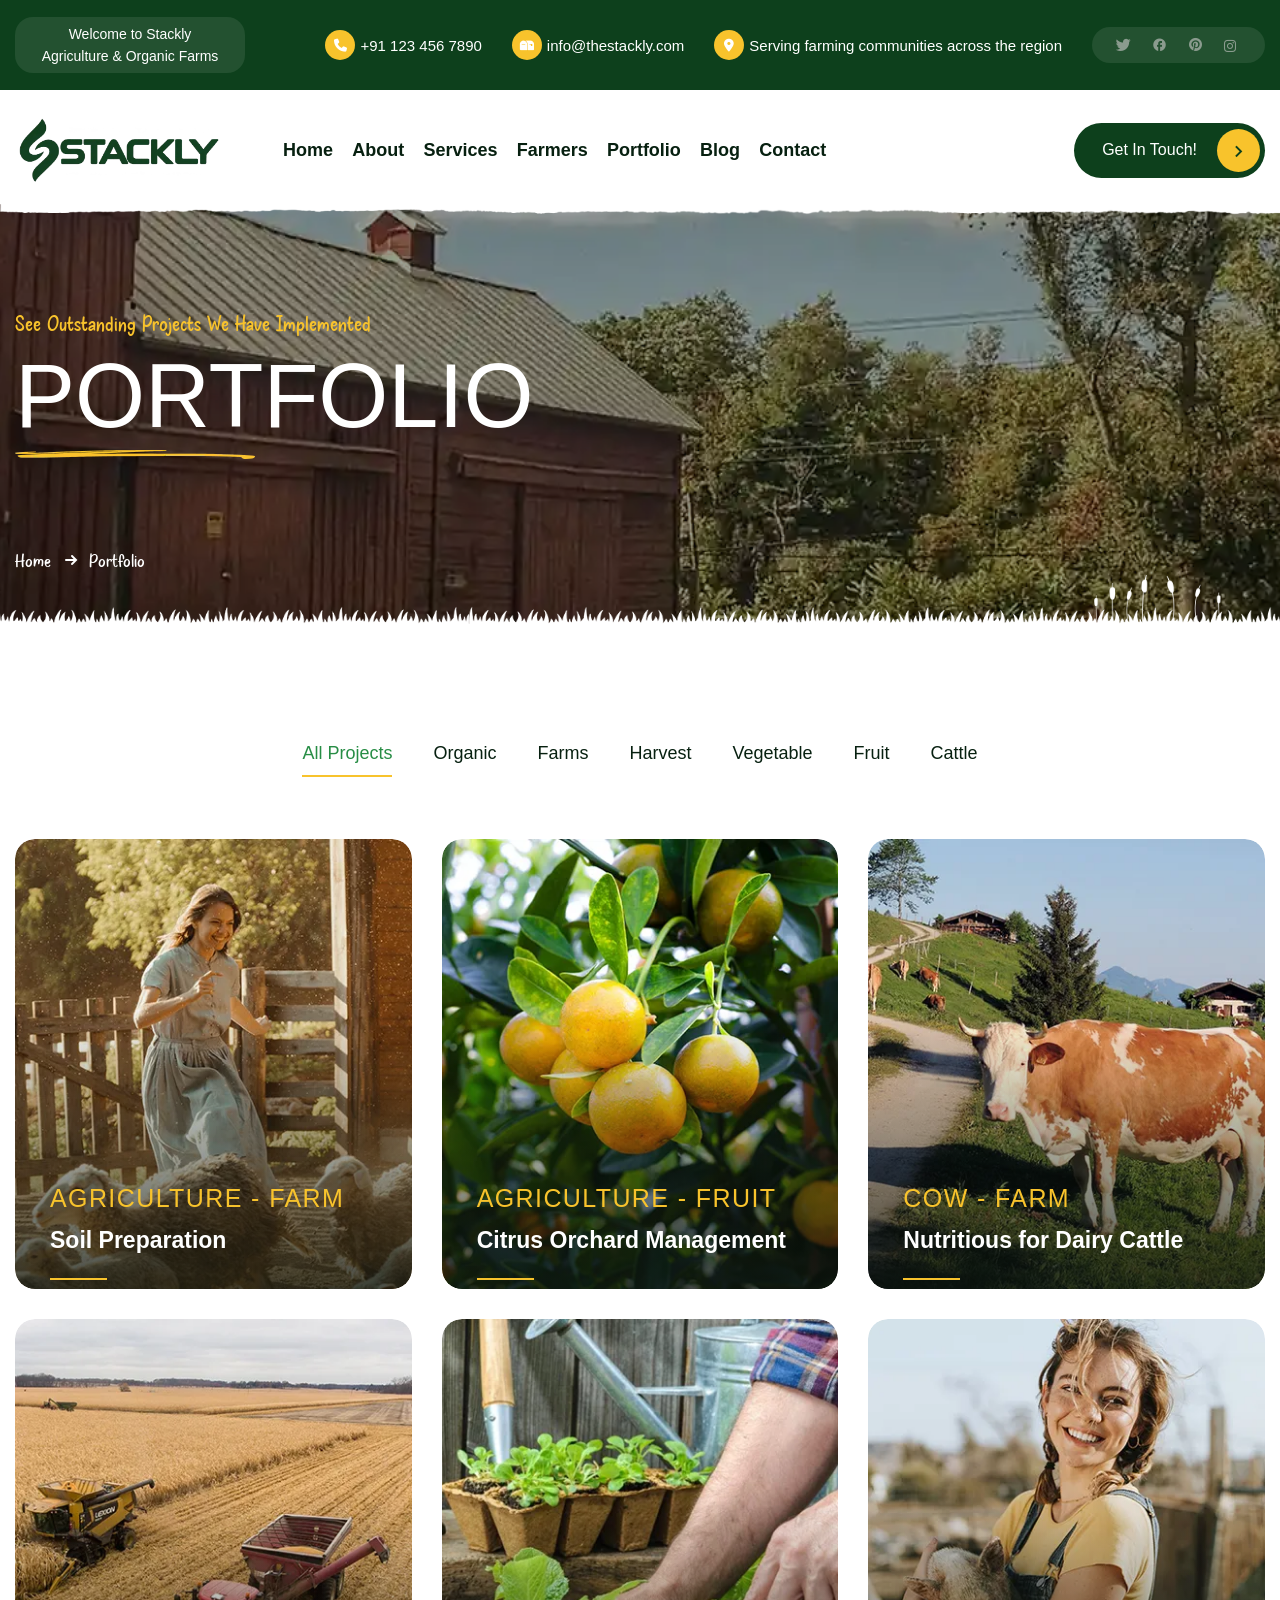
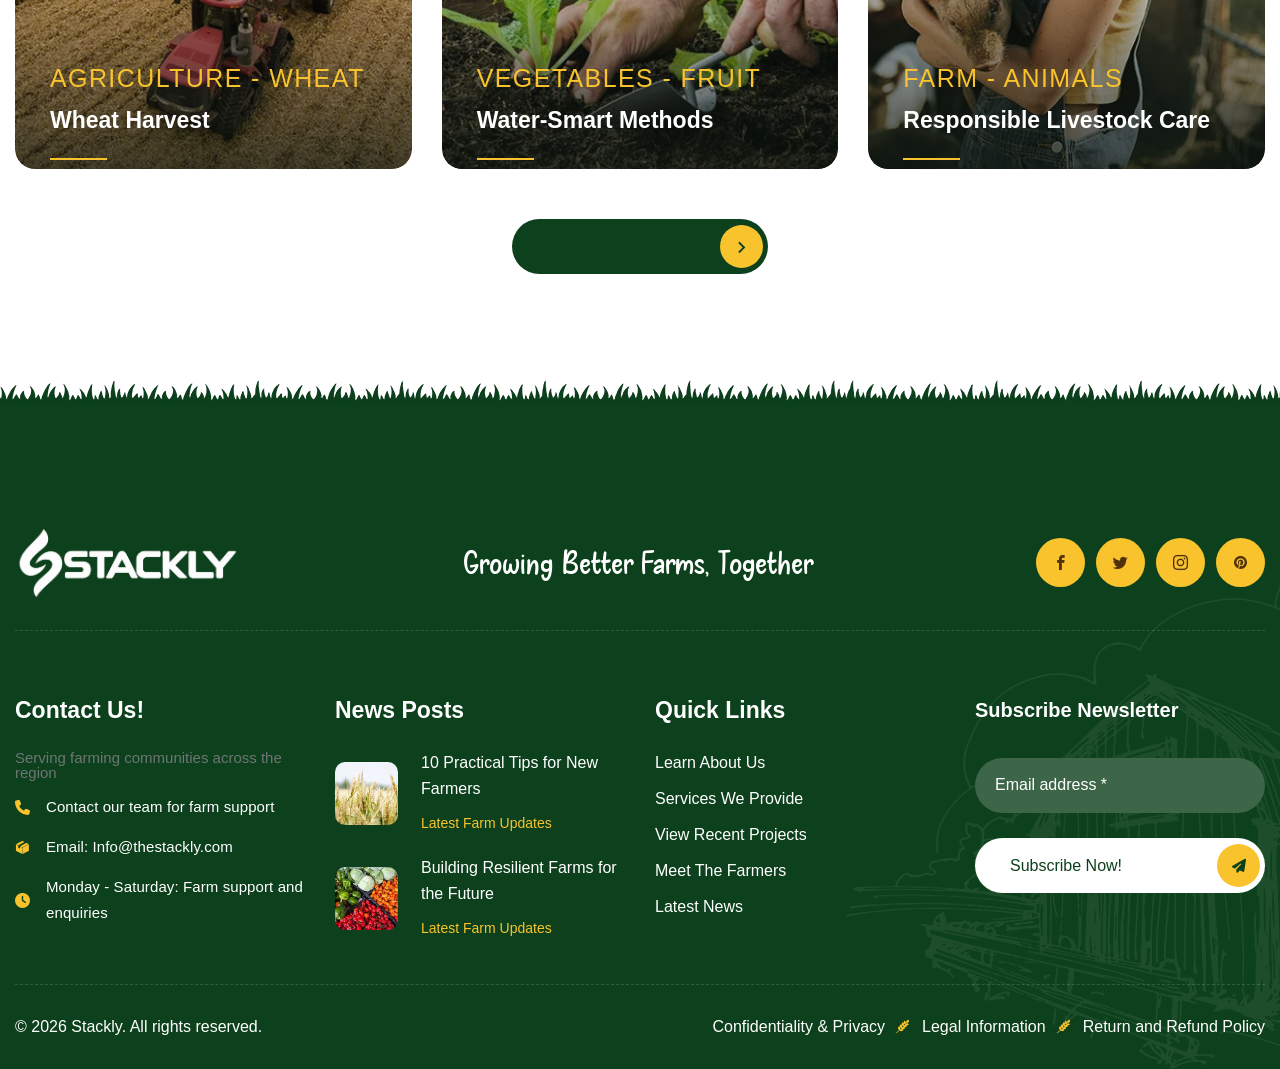
<file: portfolio.html>
<!DOCTYPE html>
<html lang="en" xml:lang="en-US" xmlns="http://www.w3.org/1999/xhtml">

<head>
    <!-- Basic Page Needs -->
    <meta charset="utf-8" />
    <title>Stackly | Agriculture &amp; Farming</title>
    <!-- Mobile Specific Metas -->
    <meta content="width=device-width, initial-scale=1, maximum-scale=1" name="viewport" />
    <!-- Bootstrap  -->
    <link href="static/css/bootstrap.css" rel="stylesheet" type="text/css" />
    <!-- Theme Style -->
    <link href="static/css/magnific-popup.min.css" rel="stylesheet" type="text/css" />
    <link href="static/css/swiper-bundle.min.css" rel="stylesheet" type="text/css" />
    <link href="static/css/styles.css" rel="stylesheet" type="text/css" />
    <!-- Animation Style -->
    <link href="static/css/animate.min.css" rel="stylesheet" type="text/css" />
    <!-- Font -->
    <link href="static/css/fonts.css" rel="stylesheet" />
    <!-- Icon -->
    <link href="static/css/style.css" rel="stylesheet" type="text/css" />
    <link href="static/css/all.min.css" rel="stylesheet" type="text/css" />

    <style>

        #header-main {
            position: relative !important;
            top: auto !important;
            z-index: auto;
            background: #fff;
            box-shadow: none;
        }

        #header-main > .fixed-header.style-absolute {
            position: fixed !important;
            top: -1px;
            left: 0;
            right: 0;
            width: 100%;
            z-index: 10000;
        }

        /* Keep the yellow underline visible on every portfolio card title. */
        .page-portfolio-1 .box-portfolio .content .title {
            display: block;
            position: relative;
            padding-bottom: 25px;
            margin-bottom: 25px;
        }

        .page-portfolio-1 .box-portfolio .content .title::after {
            content: "";
            display: block !important;
            position: absolute;
            left: 0;
            bottom: 0;
            width: 57px;
            height: 2px;
            background: var(--Secondary, #f8c32c);
            opacity: 1 !important;
            visibility: visible !important;
            transform: none !important;
        }

        #header-main .header-inner {
            align-items: center
        }

        #header-main .nav-list {
            display: flex;
            align-items: center;
            gap: clamp(12px, 1.5vw, 28px);
            flex-wrap: nowrap
        }

        #header-main .nav-list>li {
            white-space: nowrap
        }

        #header-main .nav-list>li>a {
            font-weight: 600
        }

        #header-main .nav-list .sub-nav {
            display: none !important
        }

        #header-main .nav-list li.has-child:after {
            display: none !important
        }

        #header-main .mobile-main-nav .menu>li {
            list-style: none
        }

        #header-main .mobile-main-nav .menu>li>a {
            display: block;
            padding: 12px 18px
        }

        @media(max-width:991px) {
            #header-main {
                position: relative !important;
                top: auto !important;
            }

            #header-main .nav-list {
                gap: 10px
            }
        }

        form input:invalid,
        form textarea:invalid,
        form select:invalid {
            box-shadow: none
        }

        form input:focus,
        form textarea:focus,
        form select:focus {
            outline: 2px solid rgba(74, 130, 45, .25);
            outline-offset: 1px
        }

                /* Mobile navigation: readable links and a clear contact action */
        @media (max-width: 991px) {
            #header-main .mobile-nav-wrap .inner-mobile-nav {
                width: min(320px, 88vw);
                max-width: 88vw;
                padding: 18px 16px 22px;
                overflow-y: auto;
                overflow-x: hidden;
                background: #0d401c;
            }

            #header-main .mobile-nav-wrap .mobile-main-nav {
                width: 100%;
            }

            #header-main .mobile-nav-wrap .mobile-main-nav #menu-mobile-menu {
                margin: 0;
                padding: 0;
            }

            #header-main .mobile-nav-wrap .mobile-main-nav #menu-mobile-menu > li {
                display: block;
                width: 100%;
                margin: 0;
                padding: 0;
                list-style: none;
            }

            #header-main .mobile-nav-wrap .mobile-main-nav #menu-mobile-menu > li > a {
                display: block;
                padding: 12px 8px;
                color: #ffffff !important;
                font-family: "Work Sans", sans-serif;
                font-size: 16px;
                font-weight: 600;
                line-height: 1.4;
                text-decoration: none;
                opacity: 1;
                visibility: visible;
                border-bottom: 1px solid rgba(255,255,255,.12);
            }

            #header-main .mobile-nav-wrap .mobile-main-nav #menu-mobile-menu > li > a:hover,
            #header-main .mobile-nav-wrap .mobile-main-nav #menu-mobile-menu > li > a:focus {
                color: #f8c32c !important;
            }

            #header-main .mobile-nav-wrap .group-icon {
                display: block;
                width: 100%;
                margin: 20px 0 0;
            }

            #header-main .mobile-nav-wrap .mobile-get-in-touch {
                display: flex;
                align-items: center;
                justify-content: space-between;
                width: 100%;
                min-height: 48px;
                padding: 12px 18px;
                border-radius: 30px;
                background: #f8c32c;
                color: #0d401c !important;
                font-size: 15px;
                font-weight: 700;
                line-height: 1.2;
                text-decoration: none;
            }

            #header-main .mobile-nav-wrap .mobile-get-in-touch i {
                color: #0d401c !important;
                font-size: 18px;
            }

            #header-main .mobile-nav-wrap .mobile-get-in-touch:hover,
            #header-main .mobile-nav-wrap .mobile-get-in-touch:focus {
                background: #ffffff;
                color: #0d401c !important;
            }

            #header-main .mobile-nav-wrap .inner-mobile-nav .logo .mobile-nav-close {
                z-index: 5;
                color: #ffffff !important;
                font-size: 22px;
            }

            #header-main .mobile-nav-wrap .inner-mobile-nav .bottom {
                margin-top: auto;
                padding-top: 28px;
            }
        }

    </style>
    <script>document.addEventListener('DOMContentLoaded', function () { document.querySelectorAll('form').forEach(function (form) { form.setAttribute('novalidate', ''); form.addEventListener('submit', function (e) { if (!form.checkValidity()) { e.preventDefault(); e.stopPropagation(); form.reportValidity(); return; } }); }); });</script>
</head>

<body>
    <!-- Wrapper -->
    <div id="wrapper">
        <!-- Preloader -->
      <div id="loading">
            <div id="loading-center">
                <div class="loader-container">
                    <div class="wrap-loader">
                        <div class="loader">
                        </div>
                        <div class="icon">
                            <img alt="" src="images/logo.webp" />
                        </div>
                    </div>
                </div>
            </div>
        </div><!-- /.Preloader -->
                <!-- Top-bar -->
        <div class="tf-topbar">
            <div class="tf-container w-1780">
                <div class="row">
                    <div class="col-lg-12">
                        <div class="topbar-inner">
                            <div class="topbar-left">
                                <span class="fs-14 font-nunito">Welcome to Stackly</span>
                                <span class="fs-14 font-nunito">Agriculture &amp; Organic Farms</span>
                            </div>
                            <div class="topbar-right">
                                <ul class="contact-list">
    <li class="item">
        <span class="icon">
            <i class="fa-solid fa-phone"></i>
        </span>
        <span>+91 123 456 7890</span>
    </li>

    <li class="item">
        <span class="icon">
            <img alt="" src="static/picture/mailbox.webp" />
        </span>
        <span>info@thestackly.com</span>
    </li>

    <li class="item">
        <span class="icon">
            <i class="fa-solid fa-location-dot"></i>
        </span>
        <span>Serving farming communities across the region</span>
    </li>
</ul>
                                <ul class="social-list">
                                    <li class="item">
                                        <a href="404.html">
                                            <i class="icon-twitter"></i>
                                        </a>
                                    </li>
                                    <li class="item">
                                        <a href="404.html">
                                            <i class="icon-facebook"></i>
                                        </a>
                                    </li>
                                    <li class="item">
                                        <a href="404.html">
                                            <i class="icon-pinterest"></i>
                                        </a>
                                    </li>
                                    <li class="item">
                                        <a href="404.html">
                                            <i class="icon-instagram2"></i>
                                        </a>
                                    </li>
                                </ul>
                            </div>
                        </div>
                    </div>
                </div>
            </div>
        </div><!-- /Top-bar -->
        <!-- Welcome -->
        <div class="box-welcome">
            <div class="tf-overlay"></div>
            <div class="welcome-wrap">
                <div class="content">
                    <div class="btn-close-welcome icon style-circle">
                        <i class="icon-close"></i>
                    </div>
                    <h3 class="title font-snowfall">
                        Stackly Agriculture <br />
                        Farm of laughter and
                        happiness!
                    </h3>
                    <p class="text font-nunito">Stackly Agriculture is built around a simple goal: support farmers with
                        practical information and connect communities with quality produce.</p>
                    <ul class="infor-list">
                        <li class="item">Serving farming communities across the region</li>
                        <li class="item">
                            <i class="fa-solid fa-phone"></i>
                            <p>
                                Call us: +91 123 456 7890
                            </p>
                        </li>
                        <li class="item">
                            <img alt="" src="static/picture/mailbox-2.webp" />
                            <p>
                                Mail Support:
                                Stackly Agriculture Team
                            </p>
                        </li>
                        <li class="item">
                            <i class="fa-solid fa-clock"></i>
                            <p>
                                Mon - Sat: 8.00am - 18.00pm
                            </p>
                        </li>
                    </ul>
                    <div class="wg-social">
                        <ul class="list">
                            <li class="item">
                                <a href="404.html"><i class="icon-facebook1"></i></a>
                            </li>
                            <li class="item">
                                <a href="404.html"><i class="icon-twitter"></i></a>
                            </li>
                            <li class="item">
                                <a href="404.html"><i class="icon-instagram2"></i></a>
                            </li>
                            <li class="item">
                                <a href="404.html"><i class="icon-pinterest"></i></a>
                            </li>
                        </ul>
                    </div>
                </div>
            </div>
        </div><!-- /.Welcome -->
        <!-- Header  -->
        <header class="header has-item-bot" id="header-main">
            <div class="tf-container w-1780">
                <div class="row">
                    <div class="col-lg-12">
                        <div class="header-inner">
                            <div class="header-left">
                                <div class="logo-site">
                                    <a href="index.html">
                                        <img alt="" src="images/logo-dark.webp" />
                                    </a>
                                </div>
                                <div class="main-nav">
                                    <ul class="nav-list">
                                        <li class="item"><a href="index.html">Home</a></li>
                                        <li class="item"><a href="about-us.html">About</a></li>
                                        <li class="item"><a href="our-services.html">Services</a></li>
                                        <li class="item"><a href="our-farmers.html">Farmers</a></li>
                                        <li class="item"><a href="portfolio.html">Portfolio</a></li>
                                        <li class="item"><a href="blog.html">Blog</a></li>
                                        <li class="item"><a href="contact-us.html">Contact</a></li>
                                    </ul>
                                </div>
                            </div>
                            <div class="header-right">
                                <a class="tf-btn gap-30" href="login.html">
                                    <span class="text-style">Get In Touch!</span>
                                    <div class="icon"><i class="icon-arrow_right"></i></div>
                                </a>
                                <div class="wg-welcome btn-open-welcome">
                                    <i class="icon-fences-icon fs-24"></i>
                                </div>
                                <div class="mobile-button">
                                    <span></span>
                                </div>
                            </div>
                        </div>
                        <div class="mobile-nav-wrap">
                            <div class="overlay-mobile-nav"></div>
                            <div class="inner-mobile-nav overflow-y-auto">
                                <div class="top">
                                    <div class="logo">
                                        <a class="main-logo" href="index.html" rel="home">
                                            <img alt="" id="mobile-logo_header" src="images/logo-white.webp" />
                                        </a>
                                        <div class="mobile-nav-close">
                                            <i class="icon-close"></i>
                                        </div>
                                    </div>
                                    <nav class="mobile-main-nav" id="mobile-main-nav">
                                        <ul class="menu" id="menu-mobile-menu">
                                            <li class="menu-item"><a href="index.html">Home</a></li>
                                            <li class="menu-item"><a href="about-us.html">About</a></li>
                                            <li class="menu-item"><a href="our-services.html">Services</a></li>
                                            <li class="menu-item"><a href="our-farmers.html">Farmers</a></li>
                                            <li class="menu-item"><a href="portfolio.html">Portfolio</a></li>
                                            <li class="menu-item"><a href="blog.html">Blog</a></li>
                                            <li class="menu-item"><a href="contact-us.html">Contact</a></li>
                                        </ul>
                                    </nav>
                                    <div class="group-icon">
                                        <a class="mobile-get-in-touch" href="login.html">
                                            <span>Get In Touch</span>
                                            <i class="icon-arrow_right"></i>
                                        </a>
                                    </div>
                                </div>
                                <div class="bottom">
                                    <div class="infor-list">
                                        <ul>
                                            <li>
                                                <h5 class="title">
                                                    Address:
                                                </h5>
                                                <p>
                                                    Serving farming communities across the region
                                                </p>
                                            </li>
                                            <li>
                                                <h5 class="title">
                                                    Phone:
                                                </h5>
                                                <p>
                                                    +91 123 456 7890
                                                </p>
                                            </li>
                                            <li>
                                                <h5 class="title">
                                                    Email:
                                                </h5>
                                                <p>
                                                    info@thestackly.com
                                                </p>
                                            </li>
                                        </ul>
                                    </div>
                                    <div class="wg-social">
                                        <ul class="list">
                                            <li class="item">
                                                <a href="404.html"><i class="icon-facebook1"></i></a>
                                            </li>
                                            <li class="item">
                                                <a href="404.html"><i class="icon-twitter"></i></a>
                                            </li>
                                            <li class="item">
                                                <a href="404.html"><i class="icon-instagram2"></i></a>
                                            </li>
                                            <li class="item">
                                                <a href="404.html"><i class="icon-pinterest"></i></a>
                                            </li>
                                        </ul>
                                    </div>
                                </div>
                            </div>
                        </div>
                    </div>
                </div>
            </div>
            <div class="fixed-header style-absolute">
                <div class="tf-container w-1780">
                    <div class="row">
                        <div class="col-lg-12">
                            <div class="header-inner">
                                <div class="header-left">
                                    <div class="logo-site">
                                        <a href="index.html">
                                            <img alt="" src="images/logo-dark.webp" />
                                        </a>
                                    </div>
                                    <div class="main-nav">
                                        <ul class="nav-list">
                                            <li class="item"><a href="index.html">Home</a></li>
                                            <li class="item"><a href="about-us.html">About</a></li>
                                            <li class="item"><a href="our-services.html">Services</a></li>
                                            <li class="item"><a href="our-farmers.html">Farmers</a></li>
                                            <li class="item"><a href="portfolio.html">Portfolio</a></li>
                                            <li class="item"><a href="blog.html">Blog</a></li>
                                            <li class="item"><a href="contact-us.html">Contact</a></li>
                                        </ul>
                                    </div>
                                </div>
                                <div class="header-right">
                                    <a class="tf-btn gap-30" href="login.html">
                                        <span class="text-style">Get In Touch!</span>
                                        <div class="icon"><i class="icon-arrow_right"></i></div>
                                    </a>
                                    <div class="wg-welcome btn-open-welcome">
                                        <i class="icon-fences-icon fs-24"></i>
                                    </div>
                                    <div class="mobile-button">
                                        <span></span>
                                    </div>
                                </div>
                            </div>
                        </div>
                    </div>
                </div>
                <div class="header-item children">
                    <img alt="" src="static/picture/page-title-top.webp" />
                </div>
            </div>
            <div class="header-item">
                <img alt="" src="static/picture/page-title-top.webp" />
            </div>
        </header><!-- /.Header -->
    
        <!-- Page-title -->
        <div class="page-title page-portfolio-details">
            <div class="rellax" data-rellax-speed="5">
                <img alt="" src="static/picture/portfolio.webp" />
            </div>
            <div class="content-wrap">
                <div class="tf-container w-1290">
                    <div class="row">
                        <div class="col-lg-12">
                            <div class="content">
                                <p class="sub-title">
                                    See Outstanding Projects We Have Implemented
                                </p>
                                <h1 class="title">
                                    portfolio
                                </h1>
                                <div class="icon-img">
                                    <img alt="" src="static/picture/line-throw-title.webp" />
                                </div>
                                <div class="breadcrumb">
                                    <a href="index.html">Home</a>
                                    <div class="icon">
                                        <i class="icon-arrow-right1"></i>
                                    </div>
                                    <a href="javascript:void(0)"> Portfolio</a>
                                </div>
                            </div>
                        </div>
                    </div>
                </div>
            </div>
            <div class="img-item item-2">
                <img alt="" src="static/picture/grass.webp" />
            </div>
        </div><!-- /.Page-title -->
        <!-- Main-content -->
        <div class="main-content page-portfolio-1">
            <div class="tf-container">
                <div class="row">
                    <div class="col-lg-12">
                        <div class="col-lg-12 mb-40">
                            <div class="wg-tabs">
                                <ul class="overflow-x-auto menu-tab mb-65">
                                    <li class="item active"><a class="btn-tab" href="javascript:void(0)">All
                                            Projects</a></li>
                                    <li class="item"><a class="btn-tab" href="javascript:void(0)">Organic</a></li>
                                    <li class="item"><a class="btn-tab" href="javascript:void(0)">Farms</a></li>
                                    <li class="item"><a class="btn-tab" href="javascript:void(0)">Harvest</a></li>
                                    <li class="item"><a class="btn-tab" href="javascript:void(0)">Vegetable</a></li>
                                    <li class="item"><a class="btn-tab" href="javascript:void(0)">Fruit</a></li>
                                    <li class="item"><a class="btn-tab" href="javascript:void(0)">Cattle</a></li>
                                </ul>
                                <div class="widget-content-tab">
                                    <div class="widget-content-inner container-loadmore active">
                                        <div class="grid-layout-3 grid-portfolio">
                                            <div class="box-portfolio wow fadeInUp" data-wow-delay="0s">
                                                <div class="image">
                                                    <img alt="" class="lazyload"
                                                        data-src="./images/widget/portfolio-1.webp"
                                                        src="static/picture/portfolio-1.webp" />
                                                </div>
                                                <div class="content">
                                                    <p class="sub font-farmhouse text-upper">Agriculture - farm</p>
                                                    <a class="title fs-23 font-worksans fw-6 hover-text-secondary"
                                                        href="404.html">Soil Preparation</a>
                                                    <p class="text font-nunito">Field preparation, compost application
                                                        and soil checks help create a strong start for the next crop.
                                                    </p>
                                                    <div class="bot">
                                                        <a class="btn-read icon style-circle" href="404.html">
                                                            <i class="icon-arrow_right"></i>
                                                        </a>
                                                    </div>
                                                </div>
                                            </div>
                                            <div class="box-portfolio wow fadeInUp" data-wow-delay="0.1s">
                                                <div class="image">
                                                    <img alt="" class="lazyload"
                                                        data-src="./images/widget/portfolio-2.webp"
                                                        src="static/picture/portfolio-2.webp" />
                                                </div>
                                                <div class="content">
                                                    <p class="sub font-farmhouse text-upper">Agriculture - Fruit</p>
                                                    <a class="title fs-23 font-worksans fw-6 hover-text-secondary"
                                                        href="404.html">Citrus Orchard Management</a>
                                                    <p class="text font-nunito">Regular pruning, balanced nutrition and
                                                        careful irrigation support healthy citrus trees and quality
                                                        fruit.</p>
                                                    <div class="bot">
                                                        <a class="btn-read icon style-circle" href="404.html">
                                                            <i class="icon-arrow_right"></i>
                                                        </a>
                                                    </div>
                                                </div>
                                            </div>
                                            <div class="box-portfolio wow fadeInUp" data-wow-delay="0.2s">
                                                <div class="image">
                                                    <img alt="" class="lazyload"
                                                        data-src="./images/widget/portfolio-3.webp"
                                                        src="static/picture/portfolio-3.webp" />
                                                </div>
                                                <div class="content">
                                                    <p class="sub font-farmhouse text-upper">cow - farm</p>
                                                    <a class="title fs-23 font-worksans fw-6 hover-text-secondary"
                                                        href="404.html">Nutritious for Dairy Cattle</a>
                                                    <p class="text font-nunito">Well-managed fodder crops provide a
                                                        dependable feed source for healthy dairy animals.</p>
                                                    <div class="bot">
                                                        <a class="btn-read icon style-circle" href="404.html">
                                                            <i class="icon-arrow_right"></i>
                                                        </a>
                                                    </div>
                                                </div>
                                            </div>
                                            <div class="box-portfolio wow fadeInUp" data-wow-delay="0s">
                                                <div class="image">
                                                    <img alt="" class="lazyload"
                                                        data-src="./images/widget/portfolio-4.webp"
                                                        src="static/picture/portfolio-4.webp" />
                                                </div>
                                                <div class="content">
                                                    <p class="sub font-farmhouse text-upper">Agriculture - Wheat</p>
                                                    <a class="title fs-23 font-worksans fw-6 hover-text-secondary"
                                                        href="404.html">Wheat Harvest</a>
                                                    <p class="text font-nunito">Timely harvesting, clean threshing and
                                                        dry storage help protect grain quality after the field work is
                                                        done.</p>
                                                    <div class="bot">
                                                        <a class="btn-read icon style-circle" href="404.html">
                                                            <i class="icon-arrow_right"></i>
                                                        </a>
                                                    </div>
                                                </div>
                                            </div>
                                            <div class="box-portfolio wow fadeInUp" data-wow-delay="0.1s">
                                                <div class="image">
                                                    <img alt="" class="lazyload"
                                                        data-src="./images/widget/portfolio-5.webp"
                                                        src="static/picture/portfolio-5.webp" />
                                                </div>
                                                <div class="content">
                                                    <p class="sub font-farmhouse text-upper">vegetables - fruit</p>
                                                    <a class="title fs-23 font-worksans fw-6 hover-text-secondary"
                                                        href="404.html">Water-Smart Methods</a>
                                                    <p class="text font-nunito">Mulching and planned irrigation help
                                                        vegetable growers make better use of available water.</p>
                                                    <div class="bot">
                                                        <a class="btn-read icon style-circle" href="404.html">
                                                            <i class="icon-arrow_right"></i>
                                                        </a>
                                                    </div>
                                                </div>
                                            </div>
                                            <div class="box-portfolio wow fadeInUp" data-wow-delay="0.2s">
                                                <div class="image">
                                                    <img alt="" class="lazyload"
                                                        data-src="./images/widget/portfolio-6.webp"
                                                        src="static/picture/portfolio-6.webp" />
                                                </div>
                                                <div class="content">
                                                    <p class="sub font-farmhouse text-upper">farm - animals</p>
                                                    <a class="title fs-23 font-worksans fw-6 hover-text-secondary"
                                                        href="404.html">Responsible Livestock Care</a>
                                                    <p class="text font-nunito">Clean housing, suitable feed and regular
                                                        animal health checks are important parts of responsible
                                                        livestock care.</p>
                                                    <div class="bot">
                                                        <a class="btn-read icon style-circle" href="404.html">
                                                            <i class="icon-arrow_right"></i>
                                                        </a>
                                                    </div>
                                                </div>
                                            </div>
                                        </div>
                                        <div class="grid-layout-3 grid-portfolio item hidden">
                                            <div class="box-portfolio">
                                                <div class="image">
                                                    <img alt="" class="lazyload"
                                                        data-src="./images/widget/portfolio-1.webp"
                                                        src="static/picture/portfolio-1.webp" />
                                                </div>
                                                <div class="content">
                                                    <p class="sub font-farmhouse text-upper">Agriculture - farm</p>
                                                    <a class="title fs-23 font-worksans fw-6 hover-text-secondary"
                                                        href="404.html">Soil Preparation for a New Season</a>
                                                    <p class="text font-nunito">Field preparation, compost application
                                                        and soil checks help create a strong start for the next crop.
                                                    </p>
                                                    <div class="bot">
                                                        <a class="btn-read icon style-circle" href="404.html">
                                                            <i class="icon-arrow_right"></i>
                                                        </a>
                                                    </div>
                                                </div>
                                            </div>
                                            <div class="box-portfolio">
                                                <div class="image">
                                                    <img alt="" class="lazyload"
                                                        data-src="./images/widget/portfolio-2.webp"
                                                        src="static/picture/portfolio-2.webp" />
                                                </div>
                                                <div class="content">
                                                    <p class="sub font-farmhouse text-upper">Agriculture - Fruit</p>
                                                    <a class="title fs-23 font-worksans fw-6 hover-text-secondary"
                                                        href="404.html">Citrus Orchard Management</a>
                                                    <p class="text font-nunito">Regular pruning, balanced nutrition and
                                                        careful irrigation support healthy citrus trees and quality
                                                        fruit.</p>
                                                    <div class="bot">
                                                        <a class="btn-read icon style-circle" href="404.html">
                                                            <i class="icon-arrow_right"></i>
                                                        </a>
                                                    </div>
                                                </div>
                                            </div>
                                            <div class="box-portfolio">
                                                <div class="image">
                                                    <img alt="" class="lazyload"
                                                        data-src="./images/widget/portfolio-3.webp"
                                                        src="static/picture/portfolio-3.webp" />
                                                </div>
                                                <div class="content">
                                                    <p class="sub font-farmhouse text-upper">cow - farm</p>
                                                    <a class="title fs-23 font-worksans fw-6 hover-text-secondary"
                                                        href="404.html">Nutritious Fodder for Dairy Cattle</a>
                                                    <p class="text font-nunito">Well-managed fodder crops provide a
                                                        dependable feed source for healthy dairy animals.</p>
                                                    <div class="bot">
                                                        <a class="btn-read icon style-circle" href="404.html">
                                                            <i class="icon-arrow_right"></i>
                                                        </a>
                                                    </div>
                                                </div>
                                            </div>
                                        </div>
                                        <div class="grid-layout-3 grid-portfolio item hidden">
                                            <div class="box-portfolio">
                                                <div class="image">
                                                    <img alt="" class="lazyload"
                                                        data-src="./images/widget/portfolio-4.webp"
                                                        src="static/picture/portfolio-4.webp" />
                                                </div>
                                                <div class="content">
                                                    <p class="sub font-farmhouse text-upper">Agriculture - Wheat</p>
                                                    <a class="title fs-23 font-worksans fw-6 hover-text-secondary"
                                                        href="404.html">Wheat Harvest and Grain Storage</a>
                                                    <p class="text font-nunito">Timely harvesting, clean threshing and
                                                        dry storage help protect grain quality after the field work is
                                                        done.</p>
                                                    <div class="bot">
                                                        <a class="btn-read icon style-circle" href="404.html">
                                                            <i class="icon-arrow_right"></i>
                                                        </a>
                                                    </div>
                                                </div>
                                            </div>
                                            <div class="box-portfolio">
                                                <div class="image">
                                                    <img alt="" class="lazyload"
                                                        data-src="./images/widget/portfolio-5.webp"
                                                        src="static/picture/portfolio-5.webp" />
                                                </div>
                                                <div class="content">
                                                    <p class="sub font-farmhouse text-upper">vegetables - fruit</p>
                                                    <a class="title fs-23 font-worksans fw-6 hover-text-secondary"
                                                        href="404.html">Vegetable Growing with Water-Smart Methods</a>
                                                    <p class="text font-nunito">Mulching and planned irrigation help
                                                        vegetable growers make better use of available water.</p>
                                                    <div class="bot">
                                                        <a class="btn-read icon style-circle" href="404.html">
                                                            <i class="icon-arrow_right"></i>
                                                        </a>
                                                    </div>
                                                </div>
                                            </div>
                                            <div class="box-portfolio">
                                                <div class="image">
                                                    <img alt="" class="lazyload"
                                                        data-src="./images/widget/portfolio-6.webp"
                                                        src="static/picture/portfolio-6.webp" />
                                                </div>
                                                <div class="content">
                                                    <p class="sub font-farmhouse text-upper">farm - animals</p>
                                                    <a class="title fs-23 font-worksans fw-6 hover-text-secondary"
                                                        href="404.html">Responsible Livestock Care</a>
                                                    <p class="text font-nunito">Clean housing, suitable feed and regular
                                                        animal health checks are important parts of responsible
                                                        livestock care.</p>
                                                    <div class="bot">
                                                        <a class="btn-read icon style-circle" href="404.html">
                                                            <i class="icon-arrow_right"></i>
                                                        </a>
                                                    </div>
                                                </div>
                                            </div>
                                        </div>
                                        <div class="flex justify-center">
                                            <a class="tf-btn btn-loadMore mt-50 scale-40" href="404.html">
                                                <span class="text-style text-anime-style-1">Load More Projects</span>
                                                <div class="icon">
                                                    <i class="icon-arrow_right"></i>
                                                </div>
                                            </a>
                                        </div>
                                    </div>
                                    <div class="widget-content-inner container-loadmore">
                                        <div class="grid-layout-3 grid-portfolio">
                                            <div class="box-portfolio">
                                                <div class="image">
                                                    <img alt="" class="lazyload"
                                                        data-src="./images/widget/portfolio-1.webp"
                                                        src="static/picture/portfolio-1.webp" />
                                                </div>
                                                <div class="content">
                                                    <p class="sub font-farmhouse text-upper">Agriculture - farm</p>
                                                    <a class="title fs-23 font-worksans fw-6 hover-text-secondary"
                                                        href="404.html">Soil Preparation for a New Season</a>
                                                    <p class="text font-nunito">Field preparation, compost application
                                                        and soil checks help create a strong start for the next crop.
                                                    </p>
                                                    <div class="bot">
                                                        <a class="btn-read icon style-circle" href="404.html">
                                                            <i class="icon-arrow_right"></i>
                                                        </a>
                                                    </div>
                                                </div>
                                            </div>
                                            <div class="box-portfolio">
                                                <div class="image">
                                                    <img alt="" class="lazyload"
                                                        data-src="./images/widget/portfolio-2.webp"
                                                        src="static/picture/portfolio-2.webp" />
                                                </div>
                                                <div class="content">
                                                    <p class="sub font-farmhouse text-upper">Agriculture - Fruit</p>
                                                    <a class="title fs-23 font-worksans fw-6 hover-text-secondary"
                                                        href="404.html">Citrus Orchard Management</a>
                                                    <p class="text font-nunito">Regular pruning, balanced nutrition and
                                                        careful irrigation support healthy citrus trees and quality
                                                        fruit.</p>
                                                    <div class="bot">
                                                        <a class="btn-read icon style-circle" href="404.html">
                                                            <i class="icon-arrow_right"></i>
                                                        </a>
                                                    </div>
                                                </div>
                                            </div>
                                            <div class="box-portfolio">
                                                <div class="image">
                                                    <img alt="" class="lazyload"
                                                        data-src="./images/widget/portfolio-3.webp"
                                                        src="static/picture/portfolio-3.webp" />
                                                </div>
                                                <div class="content">
                                                    <p class="sub font-farmhouse text-upper">cow - farm</p>
                                                    <a class="title fs-23 font-worksans fw-6 hover-text-secondary"
                                                        href="404.html">Nutritious Fodder for Dairy Cattle</a>
                                                    <p class="text font-nunito">Well-managed fodder crops provide a
                                                        dependable feed source for healthy dairy animals.</p>
                                                    <div class="bot">
                                                        <a class="btn-read icon style-circle" href="404.html">
                                                            <i class="icon-arrow_right"></i>
                                                        </a>
                                                    </div>
                                                </div>
                                            </div>
                                            <div class="box-portfolio">
                                                <div class="image">
                                                    <img alt="" class="lazyload"
                                                        data-src="./images/widget/portfolio-4.webp"
                                                        src="static/picture/portfolio-4.webp" />
                                                </div>
                                                <div class="content">
                                                    <p class="sub font-farmhouse text-upper">Agriculture - Wheat</p>
                                                    <a class="title fs-23 font-worksans fw-6 hover-text-secondary"
                                                        href="404.html">Wheat Harvest and Grain Storage</a>
                                                    <p class="text font-nunito">Timely harvesting, clean threshing and
                                                        dry storage help protect grain quality after the field work is
                                                        done.</p>
                                                    <div class="bot">
                                                        <a class="btn-read icon style-circle" href="404.html">
                                                            <i class="icon-arrow_right"></i>
                                                        </a>
                                                    </div>
                                                </div>
                                            </div>
                                            <div class="box-portfolio">
                                                <div class="image">
                                                    <img alt="" class="lazyload"
                                                        data-src="./images/widget/portfolio-5.webp"
                                                        src="static/picture/portfolio-5.webp" />
                                                </div>
                                                <div class="content">
                                                    <p class="sub font-farmhouse text-upper">vegetables - fruit</p>
                                                    <a class="title fs-23 font-worksans fw-6 hover-text-secondary"
                                                        href="404.html">Vegetable Growing with Water-Smart Methods</a>
                                                    <p class="text font-nunito">Mulching and planned irrigation help
                                                        vegetable growers make better use of available water.</p>
                                                    <div class="bot">
                                                        <a class="btn-read icon style-circle" href="404.html">
                                                            <i class="icon-arrow_right"></i>
                                                        </a>
                                                    </div>
                                                </div>
                                            </div>
                                            <div class="box-portfolio">
                                                <div class="image">
                                                    <img alt="" class="lazyload"
                                                        data-src="./images/widget/portfolio-6.webp"
                                                        src="static/picture/portfolio-6.webp" />
                                                </div>
                                                <div class="content">
                                                    <p class="sub font-farmhouse text-upper">farm - animals</p>
                                                    <a class="title fs-23 font-worksans fw-6 hover-text-secondary"
                                                        href="404.html">Responsible Livestock Care</a>
                                                    <p class="text font-nunito">Clean housing, suitable feed and regular
                                                        animal health checks are important parts of responsible
                                                        livestock care.</p>
                                                    <div class="bot">
                                                        <a class="btn-read icon style-circle" href="404.html">
                                                            <i class="icon-arrow_right"></i>
                                                        </a>
                                                    </div>
                                                </div>
                                            </div>
                                        </div>
                                        <div class="grid-layout-3 grid-portfolio item hidden">
                                            <div class="box-portfolio">
                                                <div class="image">
                                                    <img alt="" class="lazyload"
                                                        data-src="./images/widget/portfolio-1.webp"
                                                        src="static/picture/portfolio-1.webp" />
                                                </div>
                                                <div class="content">
                                                    <p class="sub font-farmhouse text-upper">Agriculture - farm</p>
                                                    <a class="title fs-23 font-worksans fw-6 hover-text-secondary"
                                                        href="404.html">Soil Preparation for a New Season</a>
                                                    <p class="text font-nunito">Field preparation, compost application
                                                        and soil checks help create a strong start for the next crop.
                                                    </p>
                                                    <div class="bot">
                                                        <a class="btn-read icon style-circle" href="404.html">
                                                            <i class="icon-arrow_right"></i>
                                                        </a>
                                                    </div>
                                                </div>
                                            </div>
                                            <div class="box-portfolio">
                                                <div class="image">
                                                    <img alt="" class="lazyload"
                                                        data-src="./images/widget/portfolio-2.webp"
                                                        src="static/picture/portfolio-2.webp" />
                                                </div>
                                                <div class="content">
                                                    <p class="sub font-farmhouse text-upper">Agriculture - Fruit</p>
                                                    <a class="title fs-23 font-worksans fw-6 hover-text-secondary"
                                                        href="404.html">Citrus Orchard Management</a>
                                                    <p class="text font-nunito">Regular pruning, balanced nutrition and
                                                        careful irrigation support healthy citrus trees and quality
                                                        fruit.</p>
                                                    <div class="bot">
                                                        <a class="btn-read icon style-circle" href="404.html">
                                                            <i class="icon-arrow_right"></i>
                                                        </a>
                                                    </div>
                                                </div>
                                            </div>
                                            <div class="box-portfolio">
                                                <div class="image">
                                                    <img alt="" class="lazyload"
                                                        data-src="./images/widget/portfolio-3.webp"
                                                        src="static/picture/portfolio-3.webp" />
                                                </div>
                                                <div class="content">
                                                    <p class="sub font-farmhouse text-upper">cow - farm</p>
                                                    <a class="title fs-23 font-worksans fw-6 hover-text-secondary"
                                                        href="404.html">Nutritious Fodder for Dairy Cattle</a>
                                                    <p class="text font-nunito">Well-managed fodder crops provide a
                                                        dependable feed source for healthy dairy animals.</p>
                                                    <div class="bot">
                                                        <a class="btn-read icon style-circle" href="404.html">
                                                            <i class="icon-arrow_right"></i>
                                                        </a>
                                                    </div>
                                                </div>
                                            </div>
                                        </div>
                                        <div class="flex justify-center">
                                            <a class="tf-btn btn-loadMore mt-50 scale-40" href="404.html">
                                                <span class="text-style">Load More Projects</span>
                                                <div class="icon">
                                                    <i class="icon-arrow_right"></i>
                                                </div>
                                            </a>
                                        </div>
                                    </div>
                                    <div class="widget-content-inner container-loadmore">
                                        <div class="grid-layout-3 grid-portfolio">
                                            <div class="box-portfolio">
                                                <div class="image">
                                                    <img alt="" class="lazyload"
                                                        data-src="./images/widget/portfolio-1.webp"
                                                        src="static/picture/portfolio-1.webp" />
                                                </div>
                                                <div class="content">
                                                    <p class="sub font-farmhouse text-upper">Agriculture - farm</p>
                                                    <a class="title fs-23 font-worksans fw-6 hover-text-secondary"
                                                        href="404.html">Soil Preparation for a New Season</a>
                                                    <p class="text font-nunito">Field preparation, compost application
                                                        and soil checks help create a strong start for the next crop.
                                                    </p>
                                                    <div class="bot">
                                                        <a class="btn-read icon style-circle" href="404.html">
                                                            <i class="icon-arrow_right"></i>
                                                        </a>
                                                    </div>
                                                </div>
                                            </div>
                                            <div class="box-portfolio">
                                                <div class="image">
                                                    <img alt="" class="lazyload"
                                                        data-src="./images/widget/portfolio-2.webp"
                                                        src="static/picture/portfolio-2.webp" />
                                                </div>
                                                <div class="content">
                                                    <p class="sub font-farmhouse text-upper">Agriculture - Fruit</p>
                                                    <a class="title fs-23 font-worksans fw-6 hover-text-secondary"
                                                        href="404.html">Citrus Orchard Management</a>
                                                    <p class="text font-nunito">Regular pruning, balanced nutrition and
                                                        careful irrigation support healthy citrus trees and quality
                                                        fruit.</p>
                                                    <div class="bot">
                                                        <a class="btn-read icon style-circle" href="404.html">
                                                            <i class="icon-arrow_right"></i>
                                                        </a>
                                                    </div>
                                                </div>
                                            </div>
                                            <div class="box-portfolio">
                                                <div class="image">
                                                    <img alt="" class="lazyload"
                                                        data-src="./images/widget/portfolio-3.webp"
                                                        src="static/picture/portfolio-3.webp" />
                                                </div>
                                                <div class="content">
                                                    <p class="sub font-farmhouse text-upper">cow - farm</p>
                                                    <a class="title fs-23 font-worksans fw-6 hover-text-secondary"
                                                        href="404.html">Nutritious Fodder for Dairy Cattle</a>
                                                    <p class="text font-nunito">Well-managed fodder crops provide a
                                                        dependable feed source for healthy dairy animals.</p>
                                                    <div class="bot">
                                                        <a class="btn-read icon style-circle" href="404.html">
                                                            <i class="icon-arrow_right"></i>
                                                        </a>
                                                    </div>
                                                </div>
                                            </div>
                                            <div class="box-portfolio">
                                                <div class="image">
                                                    <img alt="" class="lazyload"
                                                        data-src="./images/widget/portfolio-4.webp"
                                                        src="static/picture/portfolio-4.webp" />
                                                </div>
                                                <div class="content">
                                                    <p class="sub font-farmhouse text-upper">Agriculture - Wheat</p>
                                                    <a class="title fs-23 font-worksans fw-6 hover-text-secondary"
                                                        href="404.html">Wheat Harvest and Grain Storage</a>
                                                    <p class="text font-nunito">Timely harvesting, clean threshing and
                                                        dry storage help protect grain quality after the field work is
                                                        done.</p>
                                                    <div class="bot">
                                                        <a class="btn-read icon style-circle" href="404.html">
                                                            <i class="icon-arrow_right"></i>
                                                        </a>
                                                    </div>
                                                </div>
                                            </div>
                                            <div class="box-portfolio">
                                                <div class="image">
                                                    <img alt="" class="lazyload"
                                                        data-src="./images/widget/portfolio-5.webp"
                                                        src="static/picture/portfolio-5.webp" />
                                                </div>
                                                <div class="content">
                                                    <p class="sub font-farmhouse text-upper">vegetables - fruit</p>
                                                    <a class="title fs-23 font-worksans fw-6 hover-text-secondary"
                                                        href="404.html">Vegetable Growing with Water-Smart Methods</a>
                                                    <p class="text font-nunito">Mulching and planned irrigation help
                                                        vegetable growers make better use of available water.</p>
                                                    <div class="bot">
                                                        <a class="btn-read icon style-circle" href="404.html">
                                                            <i class="icon-arrow_right"></i>
                                                        </a>
                                                    </div>
                                                </div>
                                            </div>
                                            <div class="box-portfolio">
                                                <div class="image">
                                                    <img alt="" class="lazyload"
                                                        data-src="./images/widget/portfolio-6.webp"
                                                        src="static/picture/portfolio-6.webp" />
                                                </div>
                                                <div class="content">
                                                    <p class="sub font-farmhouse text-upper">farm - animals</p>
                                                    <a class="title fs-23 font-worksans fw-6 hover-text-secondary"
                                                        href="404.html">Responsible Livestock Care</a>
                                                    <p class="text font-nunito">Clean housing, suitable feed and regular
                                                        animal health checks are important parts of responsible
                                                        livestock care.</p>
                                                    <div class="bot">
                                                        <a class="btn-read icon style-circle" href="404.html">
                                                            <i class="icon-arrow_right"></i>
                                                        </a>
                                                    </div>
                                                </div>
                                            </div>
                                        </div>
                                        <div class="grid-layout-3 grid-portfolio item hidden">
                                            <div class="box-portfolio">
                                                <div class="image">
                                                    <img alt="" class="lazyload"
                                                        data-src="./images/widget/portfolio-1.webp"
                                                        src="static/picture/portfolio-1.webp" />
                                                </div>
                                                <div class="content">
                                                    <p class="sub font-farmhouse text-upper">Agriculture - farm</p>
                                                    <a class="title fs-23 font-worksans fw-6 hover-text-secondary"
                                                        href="404.html">Soil Preparation for a New Season</a>
                                                    <p class="text font-nunito">Field preparation, compost application
                                                        and soil checks help create a strong start for the next crop.
                                                    </p>
                                                    <div class="bot">
                                                        <a class="btn-read icon style-circle" href="404.html">
                                                            <i class="icon-arrow_right"></i>
                                                        </a>
                                                    </div>
                                                </div>
                                            </div>
                                            <div class="box-portfolio">
                                                <div class="image">
                                                    <img alt="" class="lazyload"
                                                        data-src="./images/widget/portfolio-2.webp"
                                                        src="static/picture/portfolio-2.webp" />
                                                </div>
                                                <div class="content">
                                                    <p class="sub font-farmhouse text-upper">Agriculture - Fruit</p>
                                                    <a class="title fs-23 font-worksans fw-6 hover-text-secondary"
                                                        href="404.html">Citrus Orchard Management</a>
                                                    <p class="text font-nunito">Regular pruning, balanced nutrition and
                                                        careful irrigation support healthy citrus trees and quality
                                                        fruit.</p>
                                                    <div class="bot">
                                                        <a class="btn-read icon style-circle" href="404.html">
                                                            <i class="icon-arrow_right"></i>
                                                        </a>
                                                    </div>
                                                </div>
                                            </div>
                                            <div class="box-portfolio">
                                                <div class="image">
                                                    <img alt="" class="lazyload"
                                                        data-src="./images/widget/portfolio-3.webp"
                                                        src="static/picture/portfolio-3.webp" />
                                                </div>
                                                <div class="content">
                                                    <p class="sub font-farmhouse text-upper">cow - farm</p>
                                                    <a class="title fs-23 font-worksans fw-6 hover-text-secondary"
                                                        href="404.html">Nutritious Fodder for Dairy Cattle</a>
                                                    <p class="text font-nunito">Well-managed fodder crops provide a
                                                        dependable feed source for healthy dairy animals.</p>
                                                    <div class="bot">
                                                        <a class="btn-read icon style-circle" href="404.html">
                                                            <i class="icon-arrow_right"></i>
                                                        </a>
                                                    </div>
                                                </div>
                                            </div>
                                        </div>
                                        <div class="flex justify-center">
                                            <a class="tf-btn btn-loadMore mt-50 scale-40" href="404.html">
                                                <span class="text-style">Load More Projects</span>
                                                <div class="icon">
                                                    <i class="icon-arrow_right"></i>
                                                </div>
                                            </a>
                                        </div>
                                    </div>
                                    <div class="widget-content-inner container-loadmore">
                                        <div class="grid-layout-3 grid-portfolio">
                                            <div class="box-portfolio">
                                                <div class="image">
                                                    <img alt="" class="lazyload"
                                                        data-src="./images/widget/portfolio-1.webp"
                                                        src="static/picture/portfolio-1.webp" />
                                                </div>
                                                <div class="content">
                                                    <p class="sub font-farmhouse text-upper">Agriculture - farm</p>
                                                    <a class="title fs-23 font-worksans fw-6 hover-text-secondary"
                                                        href="404.html">Soil Preparation for a New Season</a>
                                                    <p class="text font-nunito">Field preparation, compost application
                                                        and soil checks help create a strong start for the next crop.
                                                    </p>
                                                    <div class="bot">
                                                        <a class="btn-read icon style-circle" href="404.html">
                                                            <i class="icon-arrow_right"></i>
                                                        </a>
                                                    </div>
                                                </div>
                                            </div>
                                            <div class="box-portfolio">
                                                <div class="image">
                                                    <img alt="" class="lazyload"
                                                        data-src="./images/widget/portfolio-2.webp"
                                                        src="static/picture/portfolio-2.webp" />
                                                </div>
                                                <div class="content">
                                                    <p class="sub font-farmhouse text-upper">Agriculture - Fruit</p>
                                                    <a class="title fs-23 font-worksans fw-6 hover-text-secondary"
                                                        href="404.html">Citrus Orchard Management</a>
                                                    <p class="text font-nunito">Regular pruning, balanced nutrition and
                                                        careful irrigation support healthy citrus trees and quality
                                                        fruit.</p>
                                                    <div class="bot">
                                                        <a class="btn-read icon style-circle" href="404.html">
                                                            <i class="icon-arrow_right"></i>
                                                        </a>
                                                    </div>
                                                </div>
                                            </div>
                                            <div class="box-portfolio">
                                                <div class="image">
                                                    <img alt="" class="lazyload"
                                                        data-src="./images/widget/portfolio-3.webp"
                                                        src="static/picture/portfolio-3.webp" />
                                                </div>
                                                <div class="content">
                                                    <p class="sub font-farmhouse text-upper">cow - farm</p>
                                                    <a class="title fs-23 font-worksans fw-6 hover-text-secondary"
                                                        href="404.html">Nutritious Fodder for Dairy Cattle</a>
                                                    <p class="text font-nunito">Well-managed fodder crops provide a
                                                        dependable feed source for healthy dairy animals.</p>
                                                    <div class="bot">
                                                        <a class="btn-read icon style-circle" href="404.html">
                                                            <i class="icon-arrow_right"></i>
                                                        </a>
                                                    </div>
                                                </div>
                                            </div>
                                            <div class="box-portfolio">
                                                <div class="image">
                                                    <img alt="" class="lazyload"
                                                        data-src="./images/widget/portfolio-4.webp"
                                                        src="static/picture/portfolio-4.webp" />
                                                </div>
                                                <div class="content">
                                                    <p class="sub font-farmhouse text-upper">Agriculture - Wheat</p>
                                                    <a class="title fs-23 font-worksans fw-6 hover-text-secondary"
                                                        href="404.html">Wheat Harvest and Grain Storage</a>
                                                    <p class="text font-nunito">Timely harvesting, clean threshing and
                                                        dry storage help protect grain quality after the field work is
                                                        done.</p>
                                                    <div class="bot">
                                                        <a class="btn-read icon style-circle" href="404.html">
                                                            <i class="icon-arrow_right"></i>
                                                        </a>
                                                    </div>
                                                </div>
                                            </div>
                                            <div class="box-portfolio">
                                                <div class="image">
                                                    <img alt="" class="lazyload"
                                                        data-src="./images/widget/portfolio-5.webp"
                                                        src="static/picture/portfolio-5.webp" />
                                                </div>
                                                <div class="content">
                                                    <p class="sub font-farmhouse text-upper">vegetables - fruit</p>
                                                    <a class="title fs-23 font-worksans fw-6 hover-text-secondary"
                                                        href="404.html">Vegetable Growing with Water-Smart Methods</a>
                                                    <p class="text font-nunito">Mulching and planned irrigation help
                                                        vegetable growers make better use of available water.</p>
                                                    <div class="bot">
                                                        <a class="btn-read icon style-circle" href="404.html">
                                                            <i class="icon-arrow_right"></i>
                                                        </a>
                                                    </div>
                                                </div>
                                            </div>
                                            <div class="box-portfolio">
                                                <div class="image">
                                                    <img alt="" class="lazyload"
                                                        data-src="./images/widget/portfolio-6.webp"
                                                        src="static/picture/portfolio-6.webp" />
                                                </div>
                                                <div class="content">
                                                    <p class="sub font-farmhouse text-upper">farm - animals</p>
                                                    <a class="title fs-23 font-worksans fw-6 hover-text-secondary"
                                                        href="404.html">Responsible Livestock Care</a>
                                                    <p class="text font-nunito">Clean housing, suitable feed and regular
                                                        animal health checks are important parts of responsible
                                                        livestock care.</p>
                                                    <div class="bot">
                                                        <a class="btn-read icon style-circle" href="404.html">
                                                            <i class="icon-arrow_right"></i>
                                                        </a>
                                                    </div>
                                                </div>
                                            </div>
                                        </div>
                                        <div class="grid-layout-3 grid-portfolio item hidden">
                                            <div class="box-portfolio">
                                                <div class="image">
                                                    <img alt="" class="lazyload"
                                                        data-src="./images/widget/portfolio-1.webp"
                                                        src="static/picture/portfolio-1.webp" />
                                                </div>
                                                <div class="content">
                                                    <p class="sub font-farmhouse text-upper">Agriculture - farm</p>
                                                    <a class="title fs-23 font-worksans fw-6 hover-text-secondary"
                                                        href="404.html">Soil Preparation for a New Season</a>
                                                    <p class="text font-nunito">Field preparation, compost application
                                                        and soil checks help create a strong start for the next crop.
                                                    </p>
                                                    <div class="bot">
                                                        <a class="btn-read icon style-circle" href="404.html">
                                                            <i class="icon-arrow_right"></i>
                                                        </a>
                                                    </div>
                                                </div>
                                            </div>
                                            <div class="box-portfolio">
                                                <div class="image">
                                                    <img alt="" class="lazyload"
                                                        data-src="./images/widget/portfolio-2.webp"
                                                        src="static/picture/portfolio-2.webp" />
                                                </div>
                                                <div class="content">
                                                    <p class="sub font-farmhouse text-upper">Agriculture - Fruit</p>
                                                    <a class="title fs-23 font-worksans fw-6 hover-text-secondary"
                                                        href="404.html">Citrus Orchard Management</a>
                                                    <p class="text font-nunito">Regular pruning, balanced nutrition and
                                                        careful irrigation support healthy citrus trees and quality
                                                        fruit.</p>
                                                    <div class="bot">
                                                        <a class="btn-read icon style-circle" href="404.html">
                                                            <i class="icon-arrow_right"></i>
                                                        </a>
                                                    </div>
                                                </div>
                                            </div>
                                            <div class="box-portfolio">
                                                <div class="image">
                                                    <img alt="" class="lazyload"
                                                        data-src="./images/widget/portfolio-3.webp"
                                                        src="static/picture/portfolio-3.webp" />
                                                </div>
                                                <div class="content">
                                                    <p class="sub font-farmhouse text-upper">cow - farm</p>
                                                    <a class="title fs-23 font-worksans fw-6 hover-text-secondary"
                                                        href="404.html">Nutritious Fodder for Dairy Cattle</a>
                                                    <p class="text font-nunito">Well-managed fodder crops provide a
                                                        dependable feed source for healthy dairy animals.</p>
                                                    <div class="bot">
                                                        <a class="btn-read icon style-circle" href="404.html">
                                                            <i class="icon-arrow_right"></i>
                                                        </a>
                                                    </div>
                                                </div>
                                            </div>
                                        </div>
                                        <div class="flex justify-center">
                                            <a class="tf-btn btn-loadMore mt-50 scale-40" href="404.html">
                                                <span class="text-style">Load More Projects</span>
                                                <div class="icon">
                                                    <i class="icon-arrow_right"></i>
                                                </div>
                                            </a>
                                        </div>
                                    </div>
                                    <div class="widget-content-inner container-loadmore">
                                        <div class="grid-layout-3 grid-portfolio">
                                            <div class="box-portfolio">
                                                <div class="image">
                                                    <img alt="" class="lazyload"
                                                        data-src="./images/widget/portfolio-1.webp"
                                                        src="static/picture/portfolio-1.webp" />
                                                </div>
                                                <div class="content">
                                                    <p class="sub font-farmhouse text-upper">Agriculture - farm</p>
                                                    <a class="title fs-23 font-worksans fw-6 hover-text-secondary"
                                                        href="404.html">Soil Preparation for a New Season</a>
                                                    <p class="text font-nunito">Field preparation, compost application
                                                        and soil checks help create a strong start for the next crop.
                                                    </p>
                                                    <div class="bot">
                                                        <a class="btn-read icon style-circle" href="404.html">
                                                            <i class="icon-arrow_right"></i>
                                                        </a>
                                                    </div>
                                                </div>
                                            </div>
                                            <div class="box-portfolio">
                                                <div class="image">
                                                    <img alt="" class="lazyload"
                                                        data-src="./images/widget/portfolio-2.webp"
                                                        src="static/picture/portfolio-2.webp" />
                                                </div>
                                                <div class="content">
                                                    <p class="sub font-farmhouse text-upper">Agriculture - Fruit</p>
                                                    <a class="title fs-23 font-worksans fw-6 hover-text-secondary"
                                                        href="404.html">Citrus Orchard Management</a>
                                                    <p class="text font-nunito">Regular pruning, balanced nutrition and
                                                        careful irrigation support healthy citrus trees and quality
                                                        fruit.</p>
                                                    <div class="bot">
                                                        <a class="btn-read icon style-circle" href="404.html">
                                                            <i class="icon-arrow_right"></i>
                                                        </a>
                                                    </div>
                                                </div>
                                            </div>
                                            <div class="box-portfolio">
                                                <div class="image">
                                                    <img alt="" class="lazyload"
                                                        data-src="./images/widget/portfolio-3.webp"
                                                        src="static/picture/portfolio-3.webp" />
                                                </div>
                                                <div class="content">
                                                    <p class="sub font-farmhouse text-upper">cow - farm</p>
                                                    <a class="title fs-23 font-worksans fw-6 hover-text-secondary"
                                                        href="404.html">Nutritious Fodder for Dairy Cattle</a>
                                                    <p class="text font-nunito">Well-managed fodder crops provide a
                                                        dependable feed source for healthy dairy animals.</p>
                                                    <div class="bot">
                                                        <a class="btn-read icon style-circle" href="404.html">
                                                            <i class="icon-arrow_right"></i>
                                                        </a>
                                                    </div>
                                                </div>
                                            </div>
                                            <div class="box-portfolio">
                                                <div class="image">
                                                    <img alt="" class="lazyload"
                                                        data-src="./images/widget/portfolio-4.webp"
                                                        src="static/picture/portfolio-4.webp" />
                                                </div>
                                                <div class="content">
                                                    <p class="sub font-farmhouse text-upper">Agriculture - Wheat</p>
                                                    <a class="title fs-23 font-worksans fw-6 hover-text-secondary"
                                                        href="404.html">Wheat Harvest and Grain Storage</a>
                                                    <p class="text font-nunito">Timely harvesting, clean threshing and
                                                        dry storage help protect grain quality after the field work is
                                                        done.</p>
                                                    <div class="bot">
                                                        <a class="btn-read icon style-circle" href="404.html">
                                                            <i class="icon-arrow_right"></i>
                                                        </a>
                                                    </div>
                                                </div>
                                            </div>
                                            <div class="box-portfolio">
                                                <div class="image">
                                                    <img alt="" class="lazyload"
                                                        data-src="./images/widget/portfolio-5.webp"
                                                        src="static/picture/portfolio-5.webp" />
                                                </div>
                                                <div class="content">
                                                    <p class="sub font-farmhouse text-upper">vegetables - fruit</p>
                                                    <a class="title fs-23 font-worksans fw-6 hover-text-secondary"
                                                        href="404.html">Vegetable Growing with Water-Smart Methods</a>
                                                    <p class="text font-nunito">Mulching and planned irrigation help
                                                        vegetable growers make better use of available water.</p>
                                                    <div class="bot">
                                                        <a class="btn-read icon style-circle" href="404.html">
                                                            <i class="icon-arrow_right"></i>
                                                        </a>
                                                    </div>
                                                </div>
                                            </div>
                                            <div class="box-portfolio">
                                                <div class="image">
                                                    <img alt="" class="lazyload"
                                                        data-src="./images/widget/portfolio-6.webp"
                                                        src="static/picture/portfolio-6.webp" />
                                                </div>
                                                <div class="content">
                                                    <p class="sub font-farmhouse text-upper">farm - animals</p>
                                                    <a class="title fs-23 font-worksans fw-6 hover-text-secondary"
                                                        href="404.html">Responsible Livestock Care</a>
                                                    <p class="text font-nunito">Clean housing, suitable feed and regular
                                                        animal health checks are important parts of responsible
                                                        livestock care.</p>
                                                    <div class="bot">
                                                        <a class="btn-read icon style-circle" href="404.html">
                                                            <i class="icon-arrow_right"></i>
                                                        </a>
                                                    </div>
                                                </div>
                                            </div>
                                        </div>
                                        <div class="grid-layout-3 grid-portfolio item hidden">
                                            <div class="box-portfolio">
                                                <div class="image">
                                                    <img alt="" class="lazyload"
                                                        data-src="./images/widget/portfolio-1.webp"
                                                        src="static/picture/portfolio-1.webp" />
                                                </div>
                                                <div class="content">
                                                    <p class="sub font-farmhouse text-upper">Agriculture - farm</p>
                                                    <a class="title fs-23 font-worksans fw-6 hover-text-secondary"
                                                        href="404.html">Soil Preparation for a New Season</a>
                                                    <p class="text font-nunito">Field preparation, compost application
                                                        and soil checks help create a strong start for the next crop.
                                                    </p>
                                                    <div class="bot">
                                                        <a class="btn-read icon style-circle" href="404.html">
                                                            <i class="icon-arrow_right"></i>
                                                        </a>
                                                    </div>
                                                </div>
                                            </div>
                                            <div class="box-portfolio">
                                                <div class="image">
                                                    <img alt="" class="lazyload"
                                                        data-src="./images/widget/portfolio-2.webp"
                                                        src="static/picture/portfolio-2.webp" />
                                                </div>
                                                <div class="content">
                                                    <p class="sub font-farmhouse text-upper">Agriculture - Fruit</p>
                                                    <a class="title fs-23 font-worksans fw-6 hover-text-secondary"
                                                        href="404.html">Citrus Orchard Management</a>
                                                    <p class="text font-nunito">Regular pruning, balanced nutrition and
                                                        careful irrigation support healthy citrus trees and quality
                                                        fruit.</p>
                                                    <div class="bot">
                                                        <a class="btn-read icon style-circle" href="404.html">
                                                            <i class="icon-arrow_right"></i>
                                                        </a>
                                                    </div>
                                                </div>
                                            </div>
                                            <div class="box-portfolio">
                                                <div class="image">
                                                    <img alt="" class="lazyload"
                                                        data-src="./images/widget/portfolio-3.webp"
                                                        src="static/picture/portfolio-3.webp" />
                                                </div>
                                                <div class="content">
                                                    <p class="sub font-farmhouse text-upper">cow - farm</p>
                                                    <a class="title fs-23 font-worksans fw-6 hover-text-secondary"
                                                        href="404.html">Nutritious Fodder for Dairy Cattle</a>
                                                    <p class="text font-nunito">Well-managed fodder crops provide a
                                                        dependable feed source for healthy dairy animals.</p>
                                                    <div class="bot">
                                                        <a class="btn-read icon style-circle" href="404.html">
                                                            <i class="icon-arrow_right"></i>
                                                        </a>
                                                    </div>
                                                </div>
                                            </div>
                                        </div>
                                        <div class="flex justify-center">
                                            <a class="tf-btn btn-loadMore mt-50 scale-40" href="404.html">
                                                <span class="text-style">Load More Projects</span>
                                                <div class="icon">
                                                    <i class="icon-arrow_right"></i>
                                                </div>
                                            </a>
                                        </div>
                                    </div>
                                    <div class="widget-content-inner container-loadmore">
                                        <div class="grid-layout-3 grid-portfolio">
                                            <div class="box-portfolio">
                                                <div class="image">
                                                    <img alt="" class="lazyload"
                                                        data-src="./images/widget/portfolio-1.webp"
                                                        src="static/picture/portfolio-1.webp" />
                                                </div>
                                                <div class="content">
                                                    <p class="sub font-farmhouse text-upper">Agriculture - farm</p>
                                                    <a class="title fs-23 font-worksans fw-6 hover-text-secondary"
                                                        href="404.html">Soil Preparation for a New Season</a>
                                                    <p class="text font-nunito">Field preparation, compost application
                                                        and soil checks help create a strong start for the next crop.
                                                    </p>
                                                    <div class="bot">
                                                        <a class="btn-read icon style-circle" href="404.html">
                                                            <i class="icon-arrow_right"></i>
                                                        </a>
                                                    </div>
                                                </div>
                                            </div>
                                            <div class="box-portfolio">
                                                <div class="image">
                                                    <img alt="" class="lazyload"
                                                        data-src="./images/widget/portfolio-2.webp"
                                                        src="static/picture/portfolio-2.webp" />
                                                </div>
                                                <div class="content">
                                                    <p class="sub font-farmhouse text-upper">Agriculture - Fruit</p>
                                                    <a class="title fs-23 font-worksans fw-6 hover-text-secondary"
                                                        href="404.html">Citrus Orchard Management</a>
                                                    <p class="text font-nunito">Regular pruning, balanced nutrition and
                                                        careful irrigation support healthy citrus trees and quality
                                                        fruit.</p>
                                                    <div class="bot">
                                                        <a class="btn-read icon style-circle" href="404.html">
                                                            <i class="icon-arrow_right"></i>
                                                        </a>
                                                    </div>
                                                </div>
                                            </div>
                                            <div class="box-portfolio">
                                                <div class="image">
                                                    <img alt="" class="lazyload"
                                                        data-src="./images/widget/portfolio-3.webp"
                                                        src="static/picture/portfolio-3.webp" />
                                                </div>
                                                <div class="content">
                                                    <p class="sub font-farmhouse text-upper">cow - farm</p>
                                                    <a class="title fs-23 font-worksans fw-6 hover-text-secondary"
                                                        href="404.html">Nutritious Fodder for Dairy Cattle</a>
                                                    <p class="text font-nunito">Well-managed fodder crops provide a
                                                        dependable feed source for healthy dairy animals.</p>
                                                    <div class="bot">
                                                        <a class="btn-read icon style-circle" href="404.html">
                                                            <i class="icon-arrow_right"></i>
                                                        </a>
                                                    </div>
                                                </div>
                                            </div>
                                            <div class="box-portfolio">
                                                <div class="image">
                                                    <img alt="" class="lazyload"
                                                        data-src="./images/widget/portfolio-4.webp"
                                                        src="static/picture/portfolio-4.webp" />
                                                </div>
                                                <div class="content">
                                                    <p class="sub font-farmhouse text-upper">Agriculture - Wheat</p>
                                                    <a class="title fs-23 font-worksans fw-6 hover-text-secondary"
                                                        href="404.html">Wheat Harvest and Grain Storage</a>
                                                    <p class="text font-nunito">Timely harvesting, clean threshing and
                                                        dry storage help protect grain quality after the field work is
                                                        done.</p>
                                                    <div class="bot">
                                                        <a class="btn-read icon style-circle" href="404.html">
                                                            <i class="icon-arrow_right"></i>
                                                        </a>
                                                    </div>
                                                </div>
                                            </div>
                                            <div class="box-portfolio">
                                                <div class="image">
                                                    <img alt="" class="lazyload"
                                                        data-src="./images/widget/portfolio-5.webp"
                                                        src="static/picture/portfolio-5.webp" />
                                                </div>
                                                <div class="content">
                                                    <p class="sub font-farmhouse text-upper">vegetables - fruit</p>
                                                    <a class="title fs-23 font-worksans fw-6 hover-text-secondary"
                                                        href="404.html">Vegetable Growing with Water-Smart Methods</a>
                                                    <p class="text font-nunito">Mulching and planned irrigation help
                                                        vegetable growers make better use of available water.</p>
                                                    <div class="bot">
                                                        <a class="btn-read icon style-circle" href="404.html">
                                                            <i class="icon-arrow_right"></i>
                                                        </a>
                                                    </div>
                                                </div>
                                            </div>
                                            <div class="box-portfolio">
                                                <div class="image">
                                                    <img alt="" class="lazyload"
                                                        data-src="./images/widget/portfolio-6.webp"
                                                        src="static/picture/portfolio-6.webp" />
                                                </div>
                                                <div class="content">
                                                    <p class="sub font-farmhouse text-upper">farm - animals</p>
                                                    <a class="title fs-23 font-worksans fw-6 hover-text-secondary"
                                                        href="404.html">Responsible Livestock Care</a>
                                                    <p class="text font-nunito">Clean housing, suitable feed and regular
                                                        animal health checks are important parts of responsible
                                                        livestock care.</p>
                                                    <div class="bot">
                                                        <a class="btn-read icon style-circle" href="404.html">
                                                            <i class="icon-arrow_right"></i>
                                                        </a>
                                                    </div>
                                                </div>
                                            </div>
                                        </div>
                                        <div class="grid-layout-3 grid-portfolio item hidden">
                                            <div class="box-portfolio">
                                                <div class="image">
                                                    <img alt="" class="lazyload"
                                                        data-src="./images/widget/portfolio-1.webp"
                                                        src="static/picture/portfolio-1.webp" />
                                                </div>
                                                <div class="content">
                                                    <p class="sub font-farmhouse text-upper">Agriculture - farm</p>
                                                    <a class="title fs-23 font-worksans fw-6 hover-text-secondary"
                                                        href="404.html">Soil Preparation for a New Season</a>
                                                    <p class="text font-nunito">Field preparation, compost application
                                                        and soil checks help create a strong start for the next crop.
                                                    </p>
                                                    <div class="bot">
                                                        <a class="btn-read icon style-circle" href="404.html">
                                                            <i class="icon-arrow_right"></i>
                                                        </a>
                                                    </div>
                                                </div>
                                            </div>
                                            <div class="box-portfolio">
                                                <div class="image">
                                                    <img alt="" class="lazyload"
                                                        data-src="./images/widget/portfolio-2.webp"
                                                        src="static/picture/portfolio-2.webp" />
                                                </div>
                                                <div class="content">
                                                    <p class="sub font-farmhouse text-upper">Agriculture - Fruit</p>
                                                    <a class="title fs-23 font-worksans fw-6 hover-text-secondary"
                                                        href="404.html">Citrus Orchard Management</a>
                                                    <p class="text font-nunito">Regular pruning, balanced nutrition and
                                                        careful irrigation support healthy citrus trees and quality
                                                        fruit.</p>
                                                    <div class="bot">
                                                        <a class="btn-read icon style-circle" href="404.html">
                                                            <i class="icon-arrow_right"></i>
                                                        </a>
                                                    </div>
                                                </div>
                                            </div>
                                            <div class="box-portfolio">
                                                <div class="image">
                                                    <img alt="" class="lazyload"
                                                        data-src="./images/widget/portfolio-3.webp"
                                                        src="static/picture/portfolio-3.webp" />
                                                </div>
                                                <div class="content">
                                                    <p class="sub font-farmhouse text-upper">cow - farm</p>
                                                    <a class="title fs-23 font-worksans fw-6 hover-text-secondary"
                                                        href="404.html">Nutritious Fodder for Dairy Cattle</a>
                                                    <p class="text font-nunito">Well-managed fodder crops provide a
                                                        dependable feed source for healthy dairy animals.</p>
                                                    <div class="bot">
                                                        <a class="btn-read icon style-circle" href="404.html">
                                                            <i class="icon-arrow_right"></i>
                                                        </a>
                                                    </div>
                                                </div>
                                            </div>
                                        </div>
                                        <div class="flex justify-center">
                                            <a class="tf-btn btn-loadMore mt-50 scale-40" href="404.html">
                                                <span class="text-style">Load More Projects</span>
                                                <div class="icon">
                                                    <i class="icon-arrow_right"></i>
                                                </div>
                                            </a>
                                        </div>
                                    </div>
                                    <div class="widget-content-inner container-loadmore">
                                        <div class="grid-layout-3 grid-portfolio">
                                            <div class="box-portfolio">
                                                <div class="image">
                                                    <img alt="" class="lazyload"
                                                        data-src="./images/widget/portfolio-1.webp"
                                                        src="static/picture/portfolio-1.webp" />
                                                </div>
                                                <div class="content">
                                                    <p class="sub font-farmhouse text-upper">Agriculture - farm</p>
                                                    <a class="title fs-23 font-worksans fw-6 hover-text-secondary"
                                                        href="404.html">Soil Preparation for a New Season</a>
                                                    <p class="text font-nunito">Field preparation, compost application
                                                        and soil checks help create a strong start for the next crop.
                                                    </p>
                                                    <div class="bot">
                                                        <a class="btn-read icon style-circle" href="404.html">
                                                            <i class="icon-arrow_right"></i>
                                                        </a>
                                                    </div>
                                                </div>
                                            </div>
                                            <div class="box-portfolio">
                                                <div class="image">
                                                    <img alt="" class="lazyload"
                                                        data-src="./images/widget/portfolio-2.webp"
                                                        src="static/picture/portfolio-2.webp" />
                                                </div>
                                                <div class="content">
                                                    <p class="sub font-farmhouse text-upper">Agriculture - Fruit</p>
                                                    <a class="title fs-23 font-worksans fw-6 hover-text-secondary"
                                                        href="404.html">Citrus Orchard Management</a>
                                                    <p class="text font-nunito">Regular pruning, balanced nutrition and
                                                        careful irrigation support healthy citrus trees and quality
                                                        fruit.</p>
                                                    <div class="bot">
                                                        <a class="btn-read icon style-circle" href="404.html">
                                                            <i class="icon-arrow_right"></i>
                                                        </a>
                                                    </div>
                                                </div>
                                            </div>
                                            <div class="box-portfolio">
                                                <div class="image">
                                                    <img alt="" class="lazyload"
                                                        data-src="./images/widget/portfolio-3.webp"
                                                        src="static/picture/portfolio-3.webp" />
                                                </div>
                                                <div class="content">
                                                    <p class="sub font-farmhouse text-upper">cow - farm</p>
                                                    <a class="title fs-23 font-worksans fw-6 hover-text-secondary"
                                                        href="404.html">Nutritious Fodder for Dairy Cattle</a>
                                                    <p class="text font-nunito">Well-managed fodder crops provide a
                                                        dependable feed source for healthy dairy animals.</p>
                                                    <div class="bot">
                                                        <a class="btn-read icon style-circle" href="404.html">
                                                            <i class="icon-arrow_right"></i>
                                                        </a>
                                                    </div>
                                                </div>
                                            </div>
                                            <div class="box-portfolio">
                                                <div class="image">
                                                    <img alt="" class="lazyload"
                                                        data-src="./images/widget/portfolio-4.webp"
                                                        src="static/picture/portfolio-4.webp" />
                                                </div>
                                                <div class="content">
                                                    <p class="sub font-farmhouse text-upper">Agriculture - Wheat</p>
                                                    <a class="title fs-23 font-worksans fw-6 hover-text-secondary"
                                                        href="404.html">Wheat Harvest and Grain Storage</a>
                                                    <p class="text font-nunito">Timely harvesting, clean threshing and
                                                        dry storage help protect grain quality after the field work is
                                                        done.</p>
                                                    <div class="bot">
                                                        <a class="btn-read icon style-circle" href="404.html">
                                                            <i class="icon-arrow_right"></i>
                                                        </a>
                                                    </div>
                                                </div>
                                            </div>
                                            <div class="box-portfolio">
                                                <div class="image">
                                                    <img alt="" class="lazyload"
                                                        data-src="./images/widget/portfolio-5.webp"
                                                        src="static/picture/portfolio-5.webp" />
                                                </div>
                                                <div class="content">
                                                    <p class="sub font-farmhouse text-upper">vegetables - fruit</p>
                                                    <a class="title fs-23 font-worksans fw-6 hover-text-secondary"
                                                        href="404.html">Vegetable Growing with Water-Smart Methods</a>
                                                    <p class="text font-nunito">Mulching and planned irrigation help
                                                        vegetable growers make better use of available water.</p>
                                                    <div class="bot">
                                                        <a class="btn-read icon style-circle" href="404.html">
                                                            <i class="icon-arrow_right"></i>
                                                        </a>
                                                    </div>
                                                </div>
                                            </div>
                                            <div class="box-portfolio">
                                                <div class="image">
                                                    <img alt="" class="lazyload"
                                                        data-src="./images/widget/portfolio-6.webp"
                                                        src="static/picture/portfolio-6.webp" />
                                                </div>
                                                <div class="content">
                                                    <p class="sub font-farmhouse text-upper">farm - animals</p>
                                                    <a class="title fs-23 font-worksans fw-6 hover-text-secondary"
                                                        href="404.html">Responsible Livestock Care</a>
                                                    <p class="text font-nunito">Clean housing, suitable feed and regular
                                                        animal health checks are important parts of responsible
                                                        livestock care.</p>
                                                    <div class="bot">
                                                        <a class="btn-read icon style-circle" href="404.html">
                                                            <i class="icon-arrow_right"></i>
                                                        </a>
                                                    </div>
                                                </div>
                                            </div>
                                        </div>
                                        <div class="grid-layout-3 grid-portfolio item hidden">
                                            <div class="box-portfolio">
                                                <div class="image">
                                                    <img alt="" class="lazyload"
                                                        data-src="./images/widget/portfolio-1.webp"
                                                        src="static/picture/portfolio-1.webp" />
                                                </div>
                                                <div class="content">
                                                    <p class="sub font-farmhouse text-upper">Agriculture - farm</p>
                                                    <a class="title fs-23 font-worksans fw-6 hover-text-secondary"
                                                        href="404.html">Soil Preparation for a New Season</a>
                                                    <p class="text font-nunito">Field preparation, compost application
                                                        and soil checks help create a strong start for the next crop.
                                                    </p>
                                                    <div class="bot">
                                                        <a class="btn-read icon style-circle" href="404.html">
                                                            <i class="icon-arrow_right"></i>
                                                        </a>
                                                    </div>
                                                </div>
                                            </div>
                                            <div class="box-portfolio">
                                                <div class="image">
                                                    <img alt="" class="lazyload"
                                                        data-src="./images/widget/portfolio-2.webp"
                                                        src="static/picture/portfolio-2.webp" />
                                                </div>
                                                <div class="content">
                                                    <p class="sub font-farmhouse text-upper">Agriculture - Fruit</p>
                                                    <a class="title fs-23 font-worksans fw-6 hover-text-secondary"
                                                        href="404.html">Citrus Orchard Management</a>
                                                    <p class="text font-nunito">Regular pruning, balanced nutrition and
                                                        careful irrigation support healthy citrus trees and quality
                                                        fruit.</p>
                                                    <div class="bot">
                                                        <a class="btn-read icon style-circle" href="404.html">
                                                            <i class="icon-arrow_right"></i>
                                                        </a>
                                                    </div>
                                                </div>
                                            </div>
                                            <div class="box-portfolio">
                                                <div class="image">
                                                    <img alt="" class="lazyload"
                                                        data-src="./images/widget/portfolio-3.webp"
                                                        src="static/picture/portfolio-3.webp" />
                                                </div>
                                                <div class="content">
                                                    <p class="sub font-farmhouse text-upper">cow - farm</p>
                                                    <a class="title fs-23 font-worksans fw-6 hover-text-secondary"
                                                        href="404.html">Nutritious Fodder for Dairy Cattle</a>
                                                    <p class="text font-nunito">Well-managed fodder crops provide a
                                                        dependable feed source for healthy dairy animals.</p>
                                                    <div class="bot">
                                                        <a class="btn-read icon style-circle" href="404.html">
                                                            <i class="icon-arrow_right"></i>
                                                        </a>
                                                    </div>
                                                </div>
                                            </div>
                                        </div>
                                        <div class="flex justify-center">
                                            <a class="tf-btn btn-loadMore mt-50 scale-40" href="404.html">
                                                <span class="text-style">Load More Projects</span>
                                                <div class="icon">
                                                    <i class="icon-arrow_right"></i>
                                                </div>
                                            </a>
                                        </div>
                                    </div>
                                </div>
                            </div>
                        </div>
                    </div>
                </div>
            </div>
        </div><!-- /.Main-content -->
        <!-- Footer -->
       <footer class="footer" id="footer-main">
            <div class="tf-container w-1290">
                <div class="row">
                    <div class="col-lg-12">
                        <div class="footer-top">
                            <div class="footer-left">
                                <div class="logo">
                                    <a href="index.html">
                                        <img alt="" src="images/logo-white.webp" />
                                    </a>
                                </div>
                            </div>
                            <div class="footer-center">
                                <p class="font-snowfall">
                                    Growing Better Farms, Together
                                </p>
                            </div>
                            <div class="footer-right">
                                <div class="wg-social">
                                    <ul class="list">
                                        <li class="item">
                                            <a href="404.html"><i class="icon-facebook1"></i></a>
                                        </li>
                                        <li class="item">
                                            <a href="404.html"><i class="icon-twitter"></i></a>
                                        </li>
                                        <li class="item">
                                            <a href="404.html"><i class="icon-instagram2"></i></a>
                                        </li>
                                        <li class="item">
                                            <a href="404.html"><i class="icon-pinterest"></i></a>
                                        </li>
                                    </ul>
                                </div>
                            </div>
                        </div>
                    </div>
                </div>
            </div>
            <div class="footer-inner">
                <div class="tf-container w-1290">
                    <div class="row">
                        <div class="col-lg-3 col-md-6">
                            <div class="footer-inner-wrap footer-col-block">
                                <h4 class="footer-title footer-title-desktop mb-23">
                                    Contact Us!
                                </h4>
                                <h4 class="footer-title footer-title-mobile mb-23">
                                    Contact Us!
                                </h4>
                                <ul class="contact-list tf-collapse-content">
                                    <li>Serving farming communities across the region</li>
                                    <li>
                                        <i class="fa-solid fa-phone"></i>
                                        <p class="phone-number fs-15">
                                            Contact our team for farm support
                                        </p>
                                    </li>
                                    <li>
                                        <i class="icon-package-box"></i>
                                        <p class="email fs-15">
                                            Email: Info@thestackly.com
                                        </p>
                                    </li>
                                    <li>
                                        <i class="fa-solid fa-clock"></i>
                                        <p class="time-open fs-15">
                                            Monday - Saturday: Farm support and enquiries
                                        </p>
                                    </li>
                                </ul>
                            </div>
                        </div>
                        <div class="col-lg-3 col-md-6">
                            <div class="footer-inner-wrap footer-col-block">
                                <h4 class="footer-title footer-title-desktop mb-23">
                                    News Posts
                                </h4>
                                <h4 class="footer-title footer-title-mobile mb-23">
                                    News Posts
                                </h4>
                                <ul class="new-post-list tf-collapse-content">
                                    <li class="item img-hover">
                                        <div class="image hover-item">
                                            <img alt="" src="static/picture/f-new-post-1.webp" />
                                        </div>
                                        <div class="content">
                                            <a class="title-post hover-text-secondary" href="404.html">10 Practical Tips for
                                                New Farmers</a>
                                            <p class="date-release">
                                                Latest Farm Updates
                                            </p>
                                        </div>
                                    </li>
                                    <li class="item img-hover">
                                        <div class="image hover-item">
                                            <img alt="" src="static/picture/f-new-post--2.webp" />
                                        </div>
                                        <div class="content">
                                            <a class="title-post hover-text-secondary" href="404.html">Building Resilient Farms
                                                for the Future</a>
                                            <p class="date-release">
                                                Latest Farm Updates
                                            </p>
                                        </div>
                                    </li>
                                </ul>
                            </div>
                        </div>
                        <div class="col-lg-3 col-md-6">
                            <div class="footer-inner-wrap footer-col-block">
                                <h4 class="footer-title footer-title-desktop mb-28">
                                    Quick Links
                                </h4>
                                <h4 class="footer-title footer-title-mobile mb-28">
                                    Quick Links
                                </h4>
                                <ul class="link-list tf-collapse-content">
                                    <li class="item">
                                        <a href="about-us.html">
                                            <svg height="16" viewbox="0 0 448 512" width="14"
                                                xmlns="http://www.w3.org/2000/svg">
                                                <path
                                                    d="M264.547 70.633L440.547 238.633C445.297 243.164 447.984 249.445 447.984 256.008S445.297 268.852 440.547 273.383L264.547 441.383C254.953 450.508 239.766 450.164 230.609 440.57C221.453 431.07 221.797 415.82 231.422 406.633L364.09 280.008H24C10.75 280.008 0 269.258 0 256.008S10.75 232.008 24 232.008H364.09L231.422 105.383C221.797 96.227 221.453 80.977 230.609 71.445C239.766 61.852 254.953 61.508 264.547 70.633Z">
                                                </path>
                                            </svg>
                                            Learn About Us
                                        </a>
                                    </li>
                                    <li class="item">
                                        <a href="our-services.html">
                                            <svg height="16" viewbox="0 0 448 512" width="14"
                                                xmlns="http://www.w3.org/2000/svg">
                                                <path
                                                    d="M264.547 70.633L440.547 238.633C445.297 243.164 447.984 249.445 447.984 256.008S445.297 268.852 440.547 273.383L264.547 441.383C254.953 450.508 239.766 450.164 230.609 440.57C221.453 431.07 221.797 415.82 231.422 406.633L364.09 280.008H24C10.75 280.008 0 269.258 0 256.008S10.75 232.008 24 232.008H364.09L231.422 105.383C221.797 96.227 221.453 80.977 230.609 71.445C239.766 61.852 254.953 61.508 264.547 70.633Z">
                                                </path>
                                            </svg>
                                            Services We Provide</a>
                                    </li>
                                    <li class="item">
                                        <a href="portfolio.html">
                                            <svg height="16" viewbox="0 0 448 512" width="14"
                                                xmlns="http://www.w3.org/2000/svg">
                                                <path
                                                    d="M264.547 70.633L440.547 238.633C445.297 243.164 447.984 249.445 447.984 256.008S445.297 268.852 440.547 273.383L264.547 441.383C254.953 450.508 239.766 450.164 230.609 440.57C221.453 431.07 221.797 415.82 231.422 406.633L364.09 280.008H24C10.75 280.008 0 269.258 0 256.008S10.75 232.008 24 232.008H364.09L231.422 105.383C221.797 96.227 221.453 80.977 230.609 71.445C239.766 61.852 254.953 61.508 264.547 70.633Z">
                                                </path>
                                            </svg>
                                            View Recent Projects</a>
                                    </li>
                                    <li class="item">
                                        <a href="our-farmers.html">
                                            <svg height="16" viewbox="0 0 448 512" width="14"
                                                xmlns="http://www.w3.org/2000/svg">
                                                <path
                                                    d="M264.547 70.633L440.547 238.633C445.297 243.164 447.984 249.445 447.984 256.008S445.297 268.852 440.547 273.383L264.547 441.383C254.953 450.508 239.766 450.164 230.609 440.57C221.453 431.07 221.797 415.82 231.422 406.633L364.09 280.008H24C10.75 280.008 0 269.258 0 256.008S10.75 232.008 24 232.008H364.09L231.422 105.383C221.797 96.227 221.453 80.977 230.609 71.445C239.766 61.852 254.953 61.508 264.547 70.633Z">
                                                </path>
                                            </svg>
                                            Meet The Farmers</a>
                                    </li>
                                    <li class="item">
                                        <a href="blog.html">
                                            <svg height="16" viewbox="0 0 448 512" width="14"
                                                xmlns="http://www.w3.org/2000/svg">
                                                <path
                                                    d="M264.547 70.633L440.547 238.633C445.297 243.164 447.984 249.445 447.984 256.008S445.297 268.852 440.547 273.383L264.547 441.383C254.953 450.508 239.766 450.164 230.609 440.57C221.453 431.07 221.797 415.82 231.422 406.633L364.09 280.008H24C10.75 280.008 0 269.258 0 256.008S10.75 232.008 24 232.008H364.09L231.422 105.383C221.797 96.227 221.453 80.977 230.609 71.445C239.766 61.852 254.953 61.508 264.547 70.633Z">
                                                </path>
                                            </svg>
                                            Latest News</a>
                                    </li>
                                </ul>
                            </div>
                        </div>
                        <div class="col-lg-3 col-md-6">
                            <div class="footer-inner-wrap">
                                <h4 class="footer-title fs-20">
                                    Subscribe Newsletter
                                </h4>
                                <!-- Newsletter Subscribe Form -->


<!-- Newsletter Form Start -->
<form id="subscribe-form"
      class="newsletter-custom-form style-2"
      method="post"
      action="#"
      novalidate>

    <div class="w-100" id="subscribe-content">

        <input
            type="email"
            class="email style-2"
            id="subscribe-email"
            name="email-form"
            placeholder="Email address *"
            autocomplete="email"
            maxlength="100"
        />

        <!-- Inline Error Message -->
        <span id="subscribe-error" class="subscribe-error"></span>

        <button
            class="tf-btn full bg-white scale-40"
            id="subscribe-button"
            type="submit">

            <span class="text-style cl-primary">
                Subscribe Now!
            </span>

            <span class="icon">
                <i class="fa-solid fa-paper-plane fs-14"></i>
            </span>

        </button>

    </div>

</form>
<!-- Newsletter Form End -->


<style>
#subscribe-error {
    display: block;
    color: #ff3b3b;
    font-size: 13px;
    margin-top: 7px;
    min-height: 18px;
    line-height: 18px;
}

#subscribe-email.input-error {
    border: 1px solid #ff3b3b !important;
}

#subscribe-email.input-success {
    border: 1px solid #28a745 !important;
}

#subscribe-button:disabled {
    opacity: 0.6;
    cursor: not-allowed;
}
</style>


<script>
document.addEventListener("DOMContentLoaded", function () {

    const form = document.getElementById("subscribe-form");
    const email = document.getElementById("subscribe-email");
    const error = document.getElementById("subscribe-error");
    const button = document.getElementById("subscribe-button");

    if (!form || !email || !error || !button) return;

    function validateEmail() {

        const value = email.value.trim();

        email.classList.remove("input-error", "input-success");
        error.textContent = "";

        if (value === "") {
            error.textContent = "Please enter your email address.";
            email.classList.add("input-error");
            return false;
        }

        const emailPattern = /^[^\s@]+@[^\s@]+\.[^\s@]{2,}$/;

        if (!emailPattern.test(value)) {
            error.textContent = "Please enter a valid email address.";
            email.classList.add("input-error");
            return false;
        }

        email.classList.add("input-success");
        return true;
    }

    email.addEventListener("blur", validateEmail);

    email.addEventListener("input", function () {
        error.textContent = "";
        email.classList.remove("input-error", "input-success");
    });

    form.addEventListener("submit", function (event) {

        event.preventDefault();
        event.stopPropagation();
        event.stopImmediatePropagation();

        if (!validateEmail()) {
            email.focus();
            return;
        }

        button.disabled = true;
        button.querySelector(".text-style").textContent = "Please wait...";

        setTimeout(function () {
            window.location.href = "404.html";
        }, 800);

    }, true);

});
</script>

                            </div>
                        </div>
                    </div>
                </div>
            </div>
            <div class="tf-container w-1290">
                <div class="row">
                    <div class="col-lg-12">
                        <div class="footer-bottom">
                            <p class="no-copy font-nunito">
                                <span>© 2026 Stackly. All rights reserved.</span>
                            </p>
                            <ul class="policy-list">
                                <li class="item">
                                    <a href="404.html">
                                        Confidentiality &amp; Privacy
                                    </a>
                                </li>
                                <li class="item">
                                    <a href="404.html"> Legal Information </a>
                                </li>
                                <li class="item">
                                    <a href="404.html">
                                        Return and Refund Policy
                                    </a>
                                </li>
                            </ul>
                        </div>
                    </div>
                </div>
            </div>
            <div class="img-item item-1">
                <img alt="" src="static/picture/grass-2.webp" />
            </div>
            <div class="img-item item-2">
                <div class="scroll-element-3">
                    <img alt="" class="wow zoomIn" src="static/picture/silo.webp" />
                </div>
            </div>
        </footer>
    </div><!-- /#Wapper -->
    <!-- Prograss -->
    <div class="progress-wrap">
        <svg class="progress-circle svg-content" height="100%" viewbox="-1 -1 102 102" width="100%">
            <path d="M50,1 a49,49 0 0,1 0,98 a49,49 0 0,1 0,-98"
                style="transition: stroke-dashoffset 10ms linear; stroke-dasharray: 307.919, 307.919; stroke-dashoffset: 307.919;">
            </path>
        </svg>
    </div><!-- /.Prograss -->
    <!-- Javascript -->
    <script src="static/js/bootstrap.min.js" type="text/javascript"></script>
    <script src="static/js/jquery.min.js" type="text/javascript"></script>
    <script src="static/js/lazysize.min.js" type="text/javascript"></script>
    <script src="static/js/wow.min.js" type="text/javascript"></script>
    <script src="static/js/magnific-popup.min.js" type="text/javascript"></script>
    <script src="static/js/swiper-bundle.min.js" type="text/javascript"></script>
    <script src="static/js/swiper.js" type="text/javascript"></script>
    <script src="static/js/gsap-animation.js" type="text/javascript"></script>
    <script src="static/js/gsap.min.js" type="text/javascript"></script>
    <script src="static/js/ScrollTrigger.min.js" type="text/javascript"></script>
    <script src="static/js/Splitetext.js" type="text/javascript"></script>
    <script src="static/js/rellax.min.js" type="text/javascript"></script>
    <script>
        var rellax = new Rellax(".rellax");
    </script>
    <script src="static/js/main.js" type="text/javascript"></script>
    <!-- /Javascript -->
</body>

</html>
</file>
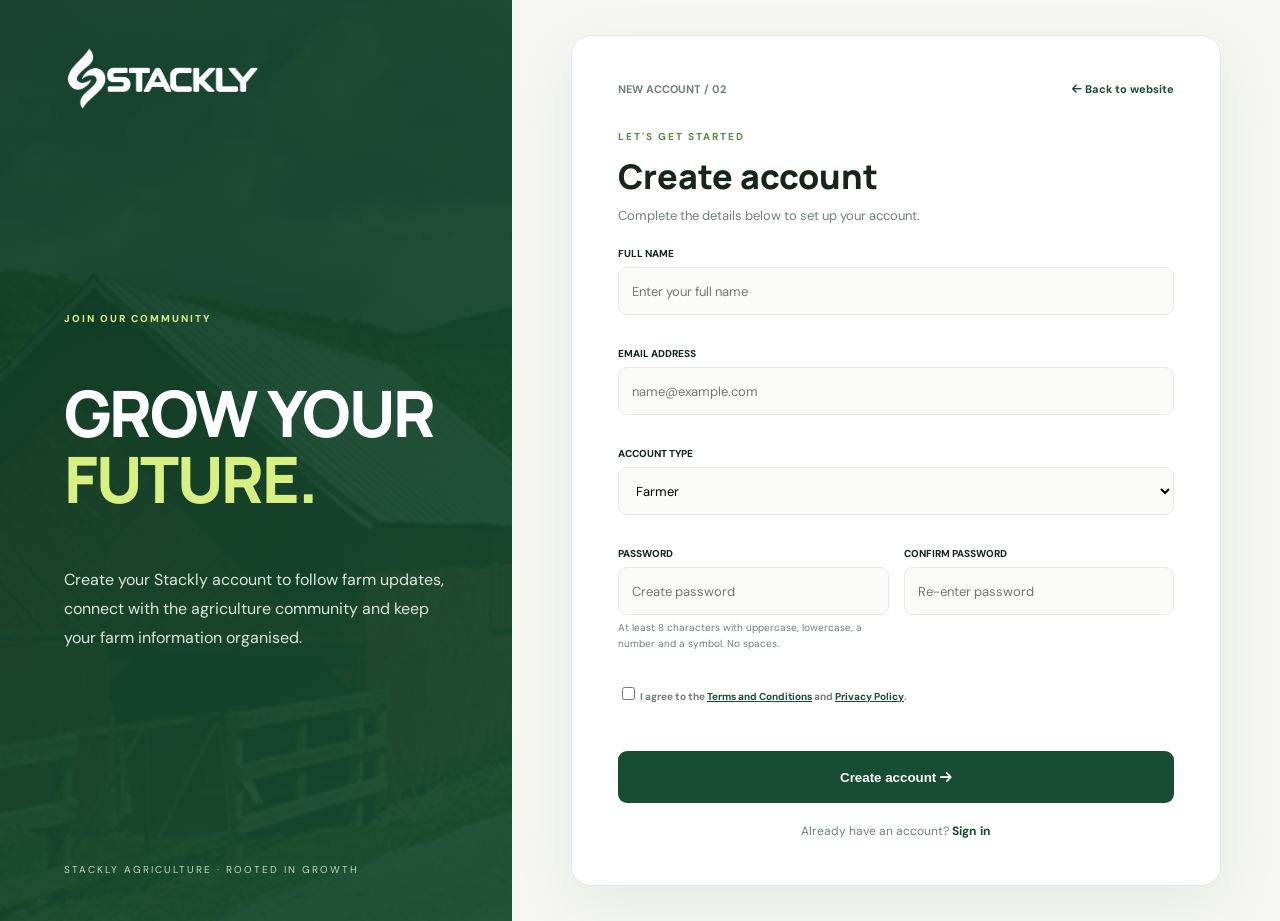
<file: signup.html>
<!DOCTYPE html>
<html lang="en">

<head>
  <meta charset="utf-8" />
  <meta content="width=device-width,initial-scale=1" name="viewport" />
  <title>Create Account | Stackly Agriculture</title>
  <link
    href="https://fonts.googleapis.com/css2?family=DM+Sans:wght@400;500;600;700;800&amp;family=Manrope:wght@400;700;800&amp;display=swap"
    rel="stylesheet" />
  <link href="https://cdnjs.cloudflare.com/ajax/libs/font-awesome/6.5.2/css/all.min.css" rel="stylesheet" />
  <style>
    :root {
      --g: #174d32;
      --lime: #d8ef83;
      --ink: #17251d;
      --muted: #718078;
      --line: #e4eae4;
      --cream: #f5f7f0
    }

    * {
      box-sizing: border-box
    }

    body {
      margin: 0;
      background: var(--cream);
      font-family: 'DM Sans', sans-serif;
      color: var(--ink)
    }

    .wrap {
      min-height: 100vh;
      display: grid;
      grid-template-columns: .8fr 1.2fr
    }

    .side {
      background: linear-gradient(145deg, #103c25eF, #174d32eF), url('static/picture/s-about.webp') center/cover;
      color: #fff;
      padding: 45px clamp(25px, 5vw, 75px);
      display: flex;
      flex-direction: column;
      justify-content: space-between
    }

    .brand {
      color: #fff;
      text-decoration: none;
      font: 800 25px Manrope
    }

    .brand {
      display: inline-flex;
      align-items: center;
      width: 210px;
      max-width: 70%;
      text-decoration: none
    }

    .brand img {
      display: block;
      width: 100%;
      height: auto;
      max-height: 66px;
      object-fit: contain;
      object-position: left center
    }


    .brand i {
      color: var(--lime);
      margin-right: 8px
    }

    .side h1 {
      font: 800 clamp(38px, 5vw, 64px)/1.04 Manrope;
      letter-spacing: -2px
    }

    .side h1 span {
      color: var(--lime)
    }

    .side p {
      color: #dce8df;
      line-height: 1.8;
      max-width: 420px
    }

    .side small {
      font-size: 10px;
      letter-spacing: 2px;
      color: #c5d6ca
    }

    .main {
      display: grid;
      place-items: center;
      padding: 35px 20px
    }

    .form-card {
      width: min(100%, 650px);
      background: #fff;
      padding: clamp(25px, 4vw, 46px);
      border-radius: 20px;
      box-shadow: 0 20px 65px #193c2010;
      border: 1px solid var(--line)
    }

    .top {
      display: flex;
      justify-content: space-between;
      align-items: center;
      color: var(--muted);
      font-size: 11px;
      font-weight: 700;
      margin-bottom: 28px
    }

    .top a {
      color: var(--g);
      text-decoration: none
    }

    .eyebrow {
      font-size: 10px;
      color: #5c8a42;
      font-weight: 800;
      letter-spacing: 2px
    }

    .form-card h2 {
      font: 800 34px Manrope;
      margin: 8px 0
    }

    .intro {
      font-size: 13px;
      color: var(--muted);
      margin: 0 0 23px
    }

    .grid {
      display: grid;
      grid-template-columns: 1fr 1fr;
      gap: 0 15px
    }

    .field {
      margin: 0 0 15px;
      min-width: 0
    }

    .field.full {
      grid-column: 1/-1
    }

    .field label {
      display: block;
      font-size: 10px;
      font-weight: 800;
      margin-bottom: 7px
    }

    .control {
      height: 48px;
      width: 100%;
      border: 1px solid var(--line);
      border-radius: 9px;
      padding: 0 13px;
      background: #fbfcfa;
      font: 13px 'DM Sans';
      outline: none
    }

    .control:focus {
      border-color: #6d9c59;
      box-shadow: 0 0 0 3px #6d9c591b
    }

    .err {
      font-size: 10px;
      color: #c0392b;
      display: block;
      min-height: 13px;
      margin-top: 4px
    }

    .terms {
      display: flex;
      gap: 8px;
      align-items: flex-start;
      color: var(--muted);
      font-size: 11px;
      line-height: 1.5
    }

    .terms a {
      color: var(--g);
      font-weight: 700
    }

    .submit {
      width: 100%;
      height: 52px;
      background: var(--g);
      color: #fff;
      border: 0;
      border-radius: 9px;
      font-weight: 800;
      cursor: pointer;
      margin-top: 12px
    }

    .submit:hover {
      background: #0d3822
    }

    .message {
      text-align: center;
      font-size: 12px;
      margin-top: 12px
    }

    .switch {
      text-align: center;
      color: var(--muted);
      font-size: 12px;
      margin-top: 20px
    }

    .switch a {
      color: var(--g);
      font-weight: 800;
      text-decoration: none
    }

    @media(max-width:850px) {
      .wrap {
        grid-template-columns: 1fr
      }

      .side {
        min-height: 250px;
        padding: 25px 28px
      }

      .side h1 {
        font-size: 40px;
        margin: 25px 0 10px
      }

      .side p {
        margin-bottom: 0
      }

      .side small {
        display: none
      }
    }

    @media(max-width:520px) {
      .grid {
        grid-template-columns: 1fr
      }

      .field.full {
        grid-column: auto
      }

      .main {
        padding: 18px 12px
      }

      .form-card {
        padding: 25px 19px
      }

      .top {
        margin-bottom: 23px
      }
    }
  </style>
</head>

<body>
  <div class="wrap">
    <aside class="side"><a class="brand" href="index.html" aria-label="Stackly Agriculture home"><img
          src="images/logo-white.webp" alt="Stackly Agriculture logo" /></a>
      <div><span class="eyebrow" style="color:#d8ef83">JOIN OUR COMMUNITY</span>
        <h1>GROW YOUR<br /><span>FUTURE.</span></h1>
        <p>Create your Stackly account to follow farm updates, connect with the agriculture community and keep your farm
          information organised.</p>
      </div><small>STACKLY AGRICULTURE · ROOTED IN GROWTH</small>
    </aside>
    <main class="main">
      <section class="form-card">
        <div class="top"><span>NEW ACCOUNT / 02</span><a href="index.html"><i class="fa-solid fa-arrow-left"></i> Back
            to website</a></div><span class="eyebrow">LET'S GET STARTED</span>
        <h2>Create account</h2>
        <p class="intro">Complete the details below to set up your account.</p>
        <form id="signupForm" novalidate="">
          <div class="grid">
            <div class="field full"><label for="name">FULL NAME</label><input class="control" id="name" maxlength="80"
                placeholder="Enter your full name" /><small class="err" id="nameErr"></small></div>
            <div class="field full"><label for="email">EMAIL ADDRESS</label><input class="control" id="email"
                placeholder="name@example.com" type="email" /><small class="err" id="emailErr"></small></div>
            <div class="field full"><label for="role">ACCOUNT TYPE</label><select class="control" id="role">
                <option value="farmer">Farmer</option>
                <option value="admin">Admin</option>
              </select><small class="err" id="roleErr"></small></div>
            <div class="field"><label for="password">PASSWORD</label><input aria-describedby="passwordHint passErr"
                class="control" id="password" maxlength="128" placeholder="Create password" type="password" /><small
                id="passwordHint" style="display:block;color:#718078;font-size:10px;line-height:1.6;margin-top:5px">At
                least 8 characters with uppercase, lowercase, a number and a symbol. No spaces.</small><small
                class="err" id="passErr"></small></div>
            <div class="field"><label for="confirm">CONFIRM PASSWORD</label><input class="control" id="confirm"
                placeholder="Re-enter password" type="password" /><small class="err" id="confirmErr"></small></div>
            <div class="field full"><label class="terms"><input id="terms" type="checkbox" /> <span>I agree to the <a
                    href="404.html">Terms and Conditions</a> and <a href="404.html">Privacy
                    Policy</a>.</span></label><small class="err" id="termsErr"></small></div>
          </div><button class="submit" type="submit">Create account <i class="fa-solid fa-arrow-right"></i></button>
          <p aria-live="polite" class="message" id="message"></p>
          <div class="switch">Already have an account? <a href="login.html">Sign in</a></div>
        </form>
      </section>
    </main>
  </div>
  <script>
    const $ = id => document.getElementById(id);
    const emailPattern = /^[^\s@]+@[^\s@]+\.[^\s@]{2,}$/;
    const strongPasswordPattern = /^(?=.*[a-z])(?=.*[A-Z])(?=.*\d)(?=.*[^A-Za-z0-9])\S{8,128}$/;
    $('signupForm').addEventListener('submit', event => {
      event.preventDefault();
      const name = $('name').value.trim(), email = $('email').value.trim();
      const password = $('password').value, confirm = $('confirm').value;
      const errors = {
        nameErr: name.length >= 3 ? '' : 'Enter your full name (at least 3 characters).',
        emailErr: emailPattern.test(email) ? '' : 'Enter a valid email address, for example name@example.com.',
        roleErr: ['farmer', 'admin'].includes($('role').value) ? '' : 'Select a valid account type.',
        passErr: strongPasswordPattern.test(password) ? '' : 'Use 8–128 characters with uppercase, lowercase, a number and a symbol. Spaces are not allowed.',
        confirmErr: password && password === confirm ? '' : 'Passwords must match.',
        termsErr: $('terms').checked ? '' : 'Please accept the terms and conditions.'
      };
      let valid = true;
      Object.entries(errors).forEach(([id, message]) => { $(id).textContent = message; if (message) valid = false; });
      $('message').textContent = '';
      if (!valid) { $('message').style.color = '#b42318'; $('message').textContent = 'Please correct the highlighted fields.'; return; }
      try {
        sessionStorage.setItem('stacklyNewAccount', JSON.stringify({ name, email: email.toLowerCase(), role: $('role').value }));
        $('message').style.color = '#247443';
        $('message').textContent = 'Your details passed validation. Please sign in to continue.';
        setTimeout(() => location.href = 'login.html', 1300);
      } catch (error) {
        $('message').style.color = '#b42318'; $('message').textContent = 'Unable to save details in this browser. Please enable browser storage.';
      }
    });
  </script>
</body>

</html>
</file>
<file: static/css/styles.css>
:root {
  --Black: #000000;
  --White: #ffffff;
  --body-text: #6e7673;
  --Primary: #0d401c;
  --Secondary: #f8c32c;
  --Third: #8a9b8e;
  --Text: #6e7673;
  --Text-2: #072010;
  --Text-3: #eeeeee;
  --Text-4: #278d45;
  --Text-5: #222222;
  --Text-6: #ededed;
  --Text-7: #093416;
  --Bg: #235130;
  --Bg-1: rgb(13, 64, 28, 0.1);
  --Bg-2: rgb(4, 18, 8, 0.4);
  --Bg-3: rgb(13, 64, 28, 0.05);
  --Bg-4: #6c512f;
  --Bg-5: #3d6649;
  --Bg-6: #52320a;
  --Bg-7: rgb(13, 64, 28, 0.12);
  --Bg-8: #f3f0eb;
  --Bg-9: rgb(13, 64, 28, 0.13);
  --Bg-10: rgb(13, 64, 28, 0.05);
  --Bg-11: #1c6932;
  --Bg-12: rgba(255, 255, 255, 0.07);
  --Bg-13: rgb(13, 64, 28, 0.7);
  --Bg-14: rgb(4, 18, 8, 0.3);
  --Bg-15: rgb(255, 255, 255, 0.25);
  --Bg-16: #e9e0ce;
  --Bg-17: rgb(13, 64, 28, 0.07);
  --Border: rgb(13, 64, 28, 0.15);
  --Border-2: #6a5030;
  --Border-3: rgb(255, 255, 255, 0.2);
  --Border-4: #dbe3dd;
  --Border-5: rgba(255, 255, 255, 0.15);
  --Border-6: #e9e4df;
  --Border-7: rgba(255, 255, 255, 0.5);
  --Border-8: rgb(243, 240, 235, 0.25);
  --Border-9: rgb(4, 18, 8, 0.25);
  --Border-10: rgba(255, 255, 255, 0.3);
  --Border-11: #d1d6cc;
  --Border-12: rgb(13, 64, 28, 0.2);
  --Border-13: rgb(82, 50, 10, 0.23);
  --Border-14: #3b6345;
  --Border-15: rgb(13, 64, 28, 0.5);
  --Color-1: #d11b1b;
  --Color-2: #acd373;
  --Color-3: #f26522;
  --Color-4: #8560a8;
  --Color-5: #95bfa1;
  --Color-6: rgb(255, 255, 255, 0.4);
  --Color-7: #156b2f;
  --Color-8: #1cbbb4;
  --Color-9: #bd8cbf;
  --Color-10: #f26c4f;
  --Color-11: #ed1c24;
  --Color-12: #00aeef;
  --Color-13: #39b54a;
}

/*---------- Reset css styles ----------- */
/* Reset Browsers
-------------------------------------------------------------- */
html,
body,
div,
span,
applet,
object,
iframe,
h1,
h2,
h3,
h4,
h5,
h6,
p,
blockquote,
pre,
a,
abbr,
acronym,
address,
big,
cite,
code,
del,
dfn,
em,
img,
ins,
kbd,
q,
s,
samp,
small,
strike,
strong,
sub,
sup,
tt,
var,
b,
u,
i,
center,
dl,
dt,
dd,
ol,
ul,
li,
fieldset,
form,
label,
legend,
table,
caption,
tbody,
tfoot,
thead,
tr,
th,
td,
article,
aside,
canvas,
details,
embed,
figure,
figcaption,
footer,
header,
hgroup,
menu,
nav,
output,
ruby,
section,
summary,
time,
mark,
audio,
video {
  margin: 0;
  padding: 0;
  border: 0;
  outline: 0;
  font: inherit;
  vertical-align: baseline;
  font-family: inherit;
  font-size: 100%;
  font-style: inherit;
  font-weight: inherit;
}

article,
aside,
details,
figcaption,
figure,
footer,
header,
hgroup,
menu,
nav,
section {
  display: block;
}

html {
  margin-right: 0 !important;
  font-size: 62.5%;
  scroll-behavior: smooth;
  -webkit-text-size-adjust: 100%;
  -ms-text-size-adjust: 100%;
}

*,
*:before,
*:after {
  -webkit-box-sizing: border-box;
  -moz-box-sizing: border-box;
  box-sizing: border-box;
}

body {
  background: var(--White);
  line-height: 1;
  padding: 0 !important;
  /* Đổi màu nền của thanh cuộn */
  /* Đổi màu thanh cuộn chính */
}
/* Increase vertical scrollbar width */
body::-webkit-scrollbar {
    width: 10px !important;
}

body::-webkit-scrollbar-track {
    background-color: #f1f1f1;
}

body::-webkit-scrollbar-thumb {
    background-color: var(--Secondary);
    border-radius: 8px;
}

/* Firefox */
html {
    scrollbar-width: auto;
    scrollbar-color: var(--Secondary) #f1f1f1;
}
body.no-scroll {
  overflow: hidden;
}

article,
aside,
details,
figcaption,
figure,
footer,
header,
main,
nav,
section {
  display: block;
}

ol,
ul {
  list-style: none;
}

table {
  border-collapse: collapse;
  border-spacing: 0;
}

caption,
th,
td {
  font-weight: normal;
  text-align: left;
}

blockquote:before,
blockquote:after,
q:before,
q:after {
  content: "";
}

blockquote,
q {
  quotes: none;
}

a img {
  border: 0;
}

img {
  max-width: 100%;
  height: auto;
}

select {
  max-width: 100%;
}

/* General
-------------------------------------------------------------- */
body,
button,
input,
select,
textarea {
  font-family: "Nunito Sans", sans-serif;
  font-size: 15px;
  font-weight: 400;
  color: var(--body-text);
  -webkit-font-smoothing: antialiased;
  -moz-osx-font-smoothing: grayscale;
  text-rendering: optimizeLegibility;
  overflow-x: hidden;
  overflow-y: auto;
}

img {
  height: auto;
  max-width: 100%;
  vertical-align: middle;
  -ms-interpolation-mode: bicubic;
}

p {
  font-weight: 400;
  font-size: 16px;
  line-height: 26px;
}

strong,
b,
cite {
  font-weight: bold;
}

dfn,
cite,
em,
i,
blockquote {
  font-style: italic;
}

abbr,
acronym {
  border-bottom: 1px dotted #e0e0e0;
  cursor: help;
}

.btn-link:focus,
.btn-link:hover,
mark,
ins {
  text-decoration: none;
}

sup,
sub {
  font-size: 75%;
  height: 0;
  line-height: 0;
  position: relative;
  vertical-align: baseline;
}

small {
  font-size: 75%;
}

big {
  font-size: 125%;
}

address {
  font-style: italic;
  margin: 0 0 20px;
}

code,
kbd,
tt,
var,
samp,
pre {
  margin: 20px 0;
  padding: 4px 12px;
  background: #f5f5f5;
  border: 1px solid #e0e0e0;
  overflow-x: auto;
  -webkit-hyphens: none;
  -moz-hyphens: none;
  hyphens: none;
  border-radius: 0;
  height: auto;
}

svg,
svg path {
  -webkit-transition: all 0.3s ease;
  -moz-transition: all 0.3s ease;
  -ms-transition: all 0.3s ease;
  -o-transition: all 0.3s ease;
  transition: all 0.3s ease;
}

/* Elements
-------------------------------------------------------------- */
html {
  -webkit-box-sizing: border-box;
  -moz-box-sizing: border-box;
  box-sizing: border-box;
}

*,
*:before,
*:after {
  -webkit-box-sizing: border-box;
  -moz-box-sizing: border-box;
  box-sizing: border-box;
}

hr {
  margin-bottom: 20px;
  border: dashed 1px #ccc;
}

/* List */
ul,
ol {
  padding: 0;
}

ul {
  list-style: disc;
}

ol {
  list-style: decimal;
}

li > ul,
li > ol {
  margin-bottom: 0;
}

li {
  list-style: none;
}

ul li,
ol li {
  padding: 0;
}

dl,
dd {
  margin: 0 0 20px;
}

dt {
  font-weight: bold;
}

del,
.disable {
  text-decoration: line-through;
  filter: alpha(opacity=50);
  opacity: 0.5;
}

/* Table */
table,
th,
td {
  border: 1px solid #343444;
}

table {
  border-collapse: separate;
  border-spacing: 0;
  border-width: 1px 0 0 1px;
  margin: 0 0 30px;
  table-layout: fixed;
  width: 100%;
}

caption,
th,
td {
  font-weight: normal;
  text-align: left;
}

th {
  border-width: 0 1px 1px 0;
  font-weight: bold;
}

td {
  border-width: 0 1px 1px 0;
}

th,
td {
  padding: 8px 12px;
}

/* Media */
embed,
object,
video {
  margin-bottom: 20px;
  max-width: 100%;
  vertical-align: middle;
}

p > embed,
p > iframe,
p > object,
p > video {
  margin-bottom: 0;
}

/* Forms
-------------------------------------------------------------- */
/* Fixes */
button,
input {
  line-height: normal;
}

button,
input,
select,
textarea {
  font-size: 100%;
  line-height: inherit;
  margin: 0;
  vertical-align: baseline;
}

textarea {
  overflow: auto;
  /* Removes default vertical scrollbar in IE6/7/8/9 */
  vertical-align: top;
  /* Improves readability and alignment in all browsers */
}

input[type=checkbox] {
  display: inline;
}

button,
input[type=button],
input[type=reset],
input[type=submit] {
  line-height: 1;
  cursor: pointer;
  -webkit-appearance: button;
  border: 0;
}

input[type=checkbox],
input[type=radio] {
  padding: 0;
  width: 20px;
  height: 20px;
  border-radius: 6px;
  background: rgba(0, 0, 0, 0);
  cursor: pointer;
  vertical-align: sub;
  /* Addresses excess padding in IE8/9 */
}

input[type=search] {
  -webkit-appearance: textfield;
  /* Addresses appearance set to searchfield in S5, Chrome */
}

input[type=search]::-webkit-search-decoration {
  /* Corrects inner padding displayed oddly in S5, Chrome on OSX */
  -webkit-appearance: none;
}

button::-moz-focus-inner,
input::-moz-focus-inner {
  border: 0;
  padding: 0;
}

/* Remove chrome yellow autofill */
input:-webkit-autofill {
  -webkit-box-shadow: 0 0 0px 1000px #f7f7f7 inset;
}

/* Reset search styling */
input[type=search] {
  outline: 0;
}

input[type=search]::-webkit-search-decoration,
input[type=search]::-webkit-search-cancel-button,
input[type=search]::-webkit-search-results-button,
input[type=search]::-webkit-search-results-decoration {
  display: none;
}

/* Placeholder color */
::-webkit-input-placeholder {
  color: #171412;
}

::-moz-placeholder {
  color: #171412;
  opacity: 1;
}

/* Since FF19 lowers the opacity of the placeholder by default */
:-ms-input-placeholder {
  color: #171412;
}

/* Typography
-------------------------------------------------------------- */
h1,
.h1,
h2,
.h2,
h3,
.h3,
h4,
.h4,
h5,
.h5,
h6,
.h6 {
  font-family: "Work Sans", sans-serif;
  color: var(--Text-2);
  margin: 0;
  text-rendering: optimizeLegibility;
}

h1,
.h1 {
  font-size: 90px;
  line-height: 100px;
}

h2,
.h2 {
  font-size: 40px;
  line-height: 55px;
}

h3,
.h3 {
  font-size: 30px;
  line-height: 40px;
}

h4,
.h4 {
  font-size: 23px;
  line-height: 33px;
}

h5,
.h5 {
  font-size: 20px;
  line-height: 30px;
}

h6,
.h6 {
  font-size: 16px;
  line-height: 28px;
}

.font-intertight {
  font-family: "Inter Tight", sans-serif;
}

.font-farmhouse {
  font-family: "Farmhouse", sans-serif;
}

.font-sarabun {
  font-family: "Sarabun", sans-serif;
}

.font-nunito {
  font-family: "Nunito Sans", sans-serif;
}

.font-worksans {
  font-family: "Work Sans", sans-serif !important;
}

.font-snowfall {
  font-family: "GlitterySnowfall", sans-serif;
}

.text-upper {
  text-transform: uppercase;
}

.fw-7 {
  font-weight: 700;
}

.fw-6 {
  font-weight: 600;
}

.fw-5 {
  font-weight: 500;
}

.fs-45 {
  font-size: 45px;
}

.fs-35 {
  font-size: 35px;
}

.fs-30 {
  font-size: 30px;
}

.fs-24 {
  font-size: 24px;
}

.fs-23 {
  font-size: 23px;
}

.fs-20 {
  font-size: 20px;
}

.fs-22 {
  font-size: 22px;
}

.fs-21 {
  font-size: 21px;
}

.fs-18 {
  font-size: 18px;
}

.fs-17 {
  font-size: 17px;
}

.fs-15 {
  font-size: 15px;
}

.fs-14 {
  font-size: 14px;
}

.fw-5 {
  font-weight: 500;
}

/* link style
-------------------------------------------------------------- */
a {
  text-decoration: none;
  color: var(--Text-2);
  cursor: pointer;
  -webkit-transition: all 0.3s ease;
  -moz-transition: all 0.3s ease;
  -ms-transition: all 0.3s ease;
  -o-transition: all 0.3s ease;
  transition: all 0.3s ease;
}
a:hover, a:focus {
  color: var(--Bg);
  outline: 0;
  -webkit-transition: all 0.3s ease;
  -moz-transition: all 0.3s ease;
  -ms-transition: all 0.3s ease;
  -o-transition: all 0.3s ease;
  transition: all 0.3s ease;
}
a.hover-text-primary:hover {
  color: var(--Primary) !important;
}
a.hover-text-secondary:hover {
  color: var(--Secondary) !important;
}
a.hover-text-4:hover {
  color: var(--Text-4) !important;
}
a.text-white {
  color: var(--White);
}

/* tf-container
-------------------------------------------------------------- */
.tf-container {
  position: relative;
  margin-left: auto;
  margin-right: auto;
  padding-right: 15px;
  padding-left: 15px;
  width: 1320px;
  max-width: 100%;
}
.tf-container .row {
  margin-left: -15px !important;
  margin-right: -15px !important;
}
.tf-container .row > * {
  padding-left: 15px !important;
  padding-right: 15px !important;
}
.tf-container.full {
  width: 100%;
}
.tf-container.w-1780 {
  width: 100%;
  max-width: 1810px;
}
.tf-container.w-1290 {
  width: 100%;
  max-width: 1320px;
}
.tf-container.w-1620 {
  width: 100%;
  max-width: 1650px;
}

/* Extra classes
-------------------------------------------------------------- */
#wrapper {
  width: 100vw;
}

.hidden {
  display: none;
}

.block {
  display: block;
}

.relative {
  position: relative;
}

.absolute {
  position: absolute;
}

.fixed {
  position: fixed !important;
}

.position-unset {
  position: unset !important;
}

.z-5 {
  z-index: 5;
}

.flex {
  display: -webkit-box;
  display: -moz-box;
  display: -ms-flexbox;
  display: -webkit-flex;
  display: flex;
}

.mb-80 {
  margin-bottom: 80px;
}

.mb-50 {
  margin-bottom: 50px;
}

.mb-42 {
  margin-bottom: 42px;
}

.mb-40 {
  margin-bottom: 40px;
}

.mb-35 {
  margin-bottom: 35px;
}

.mb-30 {
  margin-bottom: 30px;
}

.mb-25 {
  margin-bottom: 25px;
}

.mb-20 {
  margin-bottom: 20px;
}

.mb-10 {
  margin-bottom: 10px;
}

.lt-sp-01 {
  letter-spacing: 0.1px;
}

.overflow-x-auto {
  overflow-x: auto;
}
.overflow-x-auto::-webkit-scrollbar {
  height: 2px;
}
.overflow-x-auto::-webkit-scrollbar-thumb {
  background: var(--Border);
  border-radius: 999px;
}

.overflow-y-auto {
  overflow-y: auto;
}
.overflow-y-auto::-webkit-scrollbar {
  width: 2px;
}
.overflow-y-auto::-webkit-scrollbar-thumb {
  background: var(--Border);
  border-radius: 999px;
}

.justify-center {
  justify-content: center;
}

.item-center {
  align-items: center;
}

.swiper-slide {
  height: auto;
}
.swiper-slide > * {
  height: 100%;
}

.pt-0 {
  padding-top: 0px;
}

.text-line-clamp-3 {
  display: -webkit-box;
  -webkit-line-clamp: 3; /* Giới hạn số dòng là 4 */
  -webkit-box-orient: vertical;
  overflow: hidden;
  text-overflow: ellipsis;
}

.wrap-reverse {
  flex-wrap: wrap-reverse;
}

.overflow-hidden {
  overflow: hidden;
}

.sticky-top {
  position: sticky;
  top: 0;
  z-index: 10;
}

.text-left {
  text-align: left;
}

/*------------ Components ---------------- */
/*------------ header ---------------- */
.tf-topbar {
  background-color: var(--Primary);
  padding: 17px 0px;
}
.tf-topbar .topbar-inner {
  display: -webkit-box;
  display: -moz-box;
  display: -ms-flexbox;
  display: -webkit-flex;
  display: flex;
  align-items: center;
  justify-content: space-between;
  gap: 20px;
}
.tf-topbar .topbar-inner .topbar-left {
  display: -webkit-box;
  display: -moz-box;
  display: -ms-flexbox;
  display: -webkit-flex;
  display: flex;
  align-items: center;
  justify-content: space-between;
  gap: 31px;
  background-color: var(--Bg);
  padding: 10px 20px;
  border-radius: 18px;
}
.tf-topbar .topbar-inner .topbar-left span {
  color: var(--White);
}
.tf-topbar .topbar-inner .topbar-left span:not(:last-child) {
  position: relative;
}
.tf-topbar .topbar-inner .topbar-left span:not(:last-child)::after {
  content: "";
  position: absolute;
  width: 5px;
  height: 5px;
  top: 50%;
  transform: translateY(-50%);
  right: -20px;
  border-radius: 50%;
  background-color: var(--Secondary);
}
.tf-topbar .topbar-inner .topbar-right {
  display: -webkit-box;
  display: -moz-box;
  display: -ms-flexbox;
  display: -webkit-flex;
  display: flex;
  gap: 59px;
}
.tf-topbar .topbar-inner .topbar-right .contact-list {
  display: -webkit-box;
  display: -moz-box;
  display: -ms-flexbox;
  display: -webkit-flex;
  display: flex;
  align-items: center;
  justify-content: center;
  gap: 36px;
}
.tf-topbar .topbar-inner .topbar-right .contact-list .item {
  display: -webkit-box;
  display: -moz-box;
  display: -ms-flexbox;
  display: -webkit-flex;
  display: flex;
  align-items: center;
  justify-content: center;
  gap: 14px;
}
.tf-topbar .topbar-inner .topbar-right .contact-list .item .icon {
  width: 30px;
  height: 30px;
  background-color: var(--Secondary);
  border-radius: 50%;
  display: -webkit-box;
  display: -moz-box;
  display: -ms-flexbox;
  display: -webkit-flex;
  display: flex;
  align-items: center;
  justify-content: center;
}
.tf-topbar .topbar-inner .topbar-right .contact-list .item .icon i {
  color: var(--Primary);
  font-size: 13px;
}
.tf-topbar .topbar-inner .topbar-right .contact-list .item a {
  color: var(--White);
  font-family: "Nunito Sans", sans-serif;
  font-size: 14px;
  letter-spacing: 0.1px;
}
.tf-topbar .topbar-inner .topbar-right .contact-list .item a:hover {
  color: var(--Third);
}
.tf-topbar .topbar-inner .topbar-right .social-list {
  display: -webkit-box;
  display: -moz-box;
  display: -ms-flexbox;
  display: -webkit-flex;
  display: flex;
  align-items: center;
  justify-content: center;
  background-color: var(--Bg);
  border-radius: 18px;
  padding: 10px 29px 10px 24px;
  gap: 21px;
}
.tf-topbar .topbar-inner .topbar-right .social-list a {
  color: var(--Third);
}
.tf-topbar .topbar-inner .topbar-right .social-list a:hover {
  color: var(--White);
}
.tf-topbar .topbar-inner .topbar-right .social-list a .icon-instagram2 {
  font-size: 12px;
}
.tf-topbar.style-2 {
  background-color: transparent;
  padding: 0px;
}
.tf-topbar.style-2 .topbar-inner {
  border-bottom: 1px dashed var(--Bg-15);
  padding: 31px 0px 27px 0px;
}
.tf-topbar.style-2 .topbar-inner .topbar-left {
  background-color: unset;
  padding: 0px;
}
.tf-topbar.style-2 .topbar-inner .topbar-left .logo {
  max-width: 220px;
}
.tf-topbar.style-2 .topbar-inner .topbar-right .contact-list {
  gap: 53px;
}
.tf-topbar.style-2 .topbar-inner .topbar-right .contact-list .item {
  gap: 21px;
}
.tf-topbar.style-2 .topbar-inner .topbar-right .contact-list .icon {
  width: 55px;
  height: 55px;
}
.tf-topbar.style-2 .topbar-inner .topbar-right .contact-list .icon i {
  font-size: 28px;
}
.tf-topbar.style-2 .topbar-inner .topbar-right .contact-list .infor .title {
  color: var(--White);
  font-family: "Work Sans", sans-serif;
  font-weight: 500;
}
.tf-topbar.style-2 .topbar-inner .topbar-right .contact-list .infor .text {
  color: var(--Text-3);
  font-family: "Nunito Sans", sans-serif;
}
.tf-topbar.style-2 .contact-list.mobile {
  display: none;
  width: 100%;
  justify-content: space-between;
}
.tf-topbar.style-2 .contact-list.mobile .item {
  display: -webkit-box;
  display: -moz-box;
  display: -ms-flexbox;
  display: -webkit-flex;
  display: flex;
  align-items: center;
  gap: 10px;
}
.tf-topbar.style-2 .contact-list.mobile .item .icon {
  width: 30px;
  height: 30px;
  display: -webkit-box;
  display: -moz-box;
  display: -ms-flexbox;
  display: -webkit-flex;
  display: flex;
  align-items: center;
  justify-content: center;
  background-color: var(--Secondary);
  border-radius: 50%;
}
.tf-topbar.style-2 .contact-list.mobile .item i {
  color: var(--Primary);
  font-size: 12px;
}
.tf-topbar.style-2 .contact-list.mobile .item p {
  color: var(--White);
  font-size: 14px;
}
.tf-topbar.style-3 {
  background-color: unset;
  padding: 0px;
}
.tf-topbar.style-3 .topbar-inner {
  padding: 21px 0px 20px;
  border-bottom: 1px solid var(--Bg-1);
}
.tf-topbar.style-3 .topbar-left {
  padding: 0px;
  background-color: unset;
  gap: 35px;
}
.tf-topbar.style-3 .topbar-left span {
  color: var(--Primary);
  font-size: 16px;
}
.tf-topbar.style-3 .topbar-left span:not(:last-child)::after {
  top: 40%;
  width: 7px;
  height: 7px;
}
.tf-topbar.style-3 .topbar-right {
  gap: 72px;
}
.tf-topbar.style-3 .topbar-right .contact-list {
  gap: 49px;
}
.tf-topbar.style-3 .topbar-right .contact-list .item a {
  font-size: 16px;
  color: var(--Text);
}
.tf-topbar.style-3 .icon-wrap {
  display: -webkit-box;
  display: -moz-box;
  display: -ms-flexbox;
  display: -webkit-flex;
  display: flex;
  align-items: center;
  justify-content: center;
  gap: 44px;
  padding-right: 2px;
  margin-right: 27px;
  position: relative;
}
.tf-topbar.style-3 .icon-wrap::after {
  content: "";
  position: absolute;
  height: 33px;
  width: 1px;
  background-color: var(--Bg-9);
  right: 50%;
  top: 0;
}
.tf-topbar.style-3 .icon-wrap .icon:not(:last-child) {
  position: relative;
}
.tf-topbar.style-3 .icon-wrap .icon i {
  -webkit-transition: all 0.3s ease;
  -moz-transition: all 0.3s ease;
  -ms-transition: all 0.3s ease;
  -o-transition: all 0.3s ease;
  transition: all 0.3s ease;
  color: var(--Primary);
}
.tf-topbar.style-3 .icon-wrap .icon i.fs-25 {
  font-size: 25px;
}
.tf-topbar.style-3 .icon-wrap .icon:hover i {
  color: var(--Secondary);
}
.tf-topbar.style-3 .icon-wrap .icon.wg-bag {
  position: relative;
}
.tf-topbar.style-3 .icon-wrap .icon.wg-bag i {
  font-size: 24px;
}
.tf-topbar.style-3 .icon-wrap .icon.wg-bag::after {
  display: -webkit-box;
  display: -moz-box;
  display: -ms-flexbox;
  display: -webkit-flex;
  display: flex;
  align-items: center;
  justify-content: center;
  content: "3";
  position: absolute;
  width: 24px;
  height: 24px;
  border-radius: 50%;
  background-color: var(--Secondary);
  color: var(--Text-5);
  font-weight: 600;
  font-size: 14px;
  top: -14px;
  right: -30px;
}

.header .fixed-header.style-absolute {
  position: fixed;
  z-index: 299;
  top: -1px;
  left: 0;
  transform: translateY(-100%);
  transition: 0.6s cubic-bezier(0.43, 0.46, 0.64, 0.66) !important;
  width: 100%;
  background-color: var(--White);
  opacity: 0;
  pointer-events: none;
  box-shadow: 0 3px 100px rgba(2, 21, 78, 0.09);
}
.header .fixed-header.style-absolute.visible {
  pointer-events: all;
  transform: translateY(0%);
  opacity: 1;
  backdrop-filter: blur(10px);
}
.header .fixed-header.style-absolute.style-2 {
  z-index: 9999;
}
.header .fixed-header.style-absolute.style-2 .nav-list .item > a {
  line-height: 80px !important;
  color: var(--Text-2) !important;
}
.header .fixed-header.style-absolute .nav-list .item a {
  line-height: 80px;
}
.header .fixed-header .header-item.children {
  bottom: -20px;
  width: 100%;
}
.header .fixed-header .header-item.children img {
  width: 100%;
}
.header.has-item-bot {
  position: relative;
  margin-bottom: -10px;
}
.header.has-item-bot .header-item {
  position: absolute;
  bottom: -5px;
  width: 100%;
  z-index: 3;
}
.header.has-item-bot .header-item img {
  width: 100%;
}
.header .header-inner {
  position: relative;
  z-index: 5;
  display: -webkit-box;
  display: -moz-box;
  display: -ms-flexbox;
  display: -webkit-flex;
  display: flex;
  align-items: center;
  justify-content: space-between;
}
.header .header-inner .header-left {
  display: -webkit-box;
  display: -moz-box;
  display: -ms-flexbox;
  display: -webkit-flex;
  display: flex;
  align-items: center;
  justify-content: center;
}
.header .header-inner .header-left .logo-site {
  padding-right: 108px;
  padding-top: 6px;
}
.header .header-inner .header-left .logo-site img {
  max-width: 208px;
}
.header .header-inner .nav-list {
  display: -webkit-box;
  display: -moz-box;
  display: -ms-flexbox;
  display: -webkit-flex;
  display: flex;
  align-items: center;
  justify-content: center;
  gap: 45px;
}
.header .header-inner .nav-list .item {
  position: relative;
}
.header .header-inner .nav-list .item a {
  font-family: "Work Sans", sans-serif;
  font-weight: 500;
  line-height: 120px;
  display: block;
  font-size: 18px;
}
.header .header-inner .nav-list .item::before {
  content: "\e9c2";
  font-family: "icomoon";
  position: absolute;
  padding-right: 7px;
  left: -25px;
  top: 50%;
  transform: translateY(-70%);
  font-size: 24px;
  color: var(--Secondary);
  -webkit-transition: all 0.3s ease;
  -moz-transition: all 0.3s ease;
  -ms-transition: all 0.3s ease;
  -o-transition: all 0.3s ease;
  transition: all 0.3s ease;
  visibility: hidden;
  opacity: 0;
}
.header .header-inner .nav-list .item:hover::before {
  transform: translateY(-50%);
  visibility: visible;
  opacity: 1;
}
.header .header-inner .nav-list .item:hover .sub-nav {
  visibility: visible;
  opacity: 1;
  -webkit-transform: perspective(500px) rotateY(0);
  -khtml-transform: perspective(500px) rotateY(0);
  -moz-transform: perspective(500px) rotateY(0);
  -ms-transform: perspective(500px) rotateY(0);
  -o-transform: perspective(500px) rotateY(0);
  transform: perspective(500px) rotateY(0);
}
.header .header-inner .nav-list .item.current-menu::before {
  top: 50%;
  transform: translateY(-50%);
  visibility: visible;
  opacity: 1;
}
.header .header-inner .nav-list .item .sub-nav {
  visibility: hidden;
  opacity: 0;
  -webkit-transition: all 0.3s ease;
  -moz-transition: all 0.3s ease;
  -ms-transition: all 0.3s ease;
  -o-transition: all 0.3s ease;
  transition: all 0.3s ease;
  position: absolute;
  min-width: 200px;
  transform: translateY(20px);
  z-index: 50;
  background-color: var(--Bg);
  border-radius: 8px;
  padding: 10px 0px 10px 20px;
  -webkit-transform: perspective(500px) rotateY(20deg);
  -khtml-transform: perspective(500px) rotateY(20deg);
  -moz-transform: perspective(500px) rotateY(20deg);
  -ms-transform: perspective(500px) rotateY(20deg);
  -o-transform: perspective(500px) rotateY(20deg);
  transform: perspective(500px) rotateY(20deg);
  transform-origin: -50% 0%;
  -webkit-box-shadow: 0px 10px 40px 0px rgba(27, 26, 26, 0.09);
  -khtml-box-shadow: 0px 10px 40px 0px rgba(27, 26, 26, 0.09);
  -moz-box-shadow: 0px 10px 40px 0px rgba(27, 26, 26, 0.09);
  -ms-box-shadow: 0px 10px 40px 0px rgba(27, 26, 26, 0.09);
  -o-box-shadow: 0px 10px 40px 0px rgba(27, 26, 26, 0.09);
  box-shadow: 0px 10px 40px 0px rgba(27, 26, 26, 0.09);
  -webkit-transition: all 0.25s cubic-bezier(0, 0, 0.76, 1);
  -khtml-transition: all 0.25s cubic-bezier(0, 0, 0.76, 1);
  -moz-transition: all 0.25s cubic-bezier(0, 0, 0.76, 1);
  -ms-transition: all 0.25s cubic-bezier(0, 0, 0.76, 1);
  -o-transition: all 0.25s cubic-bezier(0, 0, 0.76, 1);
  transition: all 0.25s cubic-bezier(0, 0, 0.76, 1);
}
.header .header-inner .nav-list .item .sub-nav li.current-item a {
  color: var(--Secondary);
}
.header .header-inner .nav-list .item .sub-nav li.current-item a span::before {
  width: 100%;
}
.header .header-inner .nav-list .item .sub-nav li a {
  display: inline-block;
  line-height: 40px;
  font-size: 15px;
  color: var(--White);
  width: 100%;
}
.header .header-inner .nav-list .item .sub-nav li a span {
  position: relative;
}
.header .header-inner .nav-list .item .sub-nav li a span::before {
  content: "";
  position: absolute;
  left: auto;
  right: 0;
  bottom: -2px;
  height: 1px;
  width: 0%;
  background-color: var(--Secondary);
  -webkit-transition: all 0.3s ease;
  -moz-transition: all 0.3s ease;
  -ms-transition: all 0.3s ease;
  -o-transition: all 0.3s ease;
  transition: all 0.3s ease;
}
.header .header-inner .nav-list .item .sub-nav li a:hover {
  color: var(--Secondary);
}
.header .header-inner .nav-list .item .sub-nav li a:hover span::before {
  left: 0;
  right: auto;
  width: 100%;
}
.header .header-inner .header-right {
  display: -webkit-box;
  display: -moz-box;
  display: -ms-flexbox;
  display: -webkit-flex;
  display: flex;
  align-items: center;
  justify-content: center;
  gap: 43px;
  padding-right: 12px;
}
.header .header-inner .header-right .icon-wrap {
  display: -webkit-box;
  display: -moz-box;
  display: -ms-flexbox;
  display: -webkit-flex;
  display: flex;
  align-items: center;
  justify-content: center;
  gap: 10px;
}
.header .header-inner .header-right .icon-wrap .icon {
  display: -webkit-box;
  display: -moz-box;
  display: -ms-flexbox;
  display: -webkit-flex;
  display: flex;
  align-items: center;
  justify-content: center;
  width: 55px;
  height: 55px;
  border-radius: 50%;
  border: 1px solid var(--Border);
  -webkit-transition: all 0.3s ease;
  -moz-transition: all 0.3s ease;
  -ms-transition: all 0.3s ease;
  -o-transition: all 0.3s ease;
  transition: all 0.3s ease;
}
.header .header-inner .header-right .icon-wrap .icon i {
  color: var(--Primary);
}
.header .header-inner .header-right .icon-wrap .icon:hover {
  background-color: var(--Bg-1);
  border-color: var(--Bg-1);
}
.header .header-inner .header-right .icon-wrap .icon.wg-bag {
  position: relative;
}
.header .header-inner .header-right .icon-wrap .icon.wg-bag i {
  font-size: 24px;
}
.header .header-inner .header-right .icon-wrap .icon.wg-bag::after {
  display: -webkit-box;
  display: -moz-box;
  display: -ms-flexbox;
  display: -webkit-flex;
  display: flex;
  align-items: center;
  justify-content: center;
  content: "3";
  position: absolute;
  width: 24px;
  height: 24px;
  border-radius: 50%;
  background-color: var(--Secondary);
  color: var(--Text-5);
  font-weight: 600;
  font-size: 14px;
  top: -9px;
  right: -7px;
}
.header .header-inner .header-right .wg-welcome {
  width: 60px;
  height: 59px;
  border-radius: 50%;
  background-color: var(--Primary);
  display: -webkit-box;
  display: -moz-box;
  display: -ms-flexbox;
  display: -webkit-flex;
  display: flex;
  align-items: center;
  justify-content: center;
  cursor: pointer;
  -webkit-transition: all 0.3s ease;
  -moz-transition: all 0.3s ease;
  -ms-transition: all 0.3s ease;
  -o-transition: all 0.3s ease;
  transition: all 0.3s ease;
}
.header .header-inner .header-right .wg-welcome:hover {
  background-color: var(--Secondary);
}
.header .header-inner .header-right .wg-welcome:hover i {
  color: var(--Primary);
}
.header .header-inner .header-right .wg-welcome i {
  -webkit-transition: all 0.3s ease;
  -moz-transition: all 0.3s ease;
  -ms-transition: all 0.3s ease;
  -o-transition: all 0.3s ease;
  transition: all 0.3s ease;
  color: var(--White);
}
.header.style-2 {
  padding: 0px;
}
.header.style-2 .mobile-button span {
  background-color: var(--White);
}
.header.style-2 .mobile-button::after {
  background-color: var(--White);
}
.header.style-2 .mobile-button::before {
  background-color: var(--White);
}
.header.style-2 .header-left {
  padding-left: 18px;
}
.header.style-2 .header-left .logo {
  display: none;
  max-width: 220px;
}
.header.style-2 .header-left .nav-list {
  gap: 41px;
}
.header.style-2 .header-left .nav-list .item > a {
  color: var(--White);
  line-height: 110px;
  font-size: 16px;
}
.header.style-2 .header-right {
  padding: 0px;
  gap: 37px;
}
.header.style-2 .header-right .icon-wrap {
  gap: 11px;
}
.header.style-2 .header-right .icon-wrap .icon {
  background-color: var(--Primary);
  border-color: var(--Primary);
}
.header.style-2 .header-right .icon-wrap .icon i {
  color: var(--White);
}
.header.style-2 .header-right .icon-wrap .icon:hover {
  background-color: var(--Secondary);
  border-color: var(--Secondary);
}
.header.style-3 .header-inner .header-right {
  padding-right: 0px;
  gap: 76px;
}
.header.style-3 .header-inner .header-right .contact-wrap {
  display: -webkit-box;
  display: -moz-box;
  display: -ms-flexbox;
  display: -webkit-flex;
  display: flex;
  align-items: center;
  justify-content: center;
  gap: 25px;
}
.header.style-3 .header-inner .header-right .contact-wrap .icon i {
  color: var(--White);
}
.header.style-3 .header-inner .header-right .contact-wrap .sub {
  color: var(--Text-4);
  font-size: 23px;
}
.header.style-3 .header-inner .header-right .contact-wrap .number {
  font-weight: 600;
  font-size: 23px;
  color: var(--Primary);
}
.header.style-3 .header-inner .header-right .contact-wrap .contact {
  display: flex;
  flex-direction: column;
  gap: 10px;
}
.header.style-4 .header-inner a {
  font-size: 18px;
  font-weight: 600;
  color: var(--Text-2);
  display: -webkit-box;
  display: -moz-box;
  display: -ms-flexbox;
  display: -webkit-flex;
  display: flex;
  align-items: center;
  justify-content: center;
  gap: 13px;
}
.header.style-4 .header-inner a:hover {
  color: var(--Text-4);
}
.header.style-4 .header-inner a i {
  color: var(--Text-4);
}
.header.style-4 .header-inner a.wg-category .fa-angle-down {
  color: var(--Text-2);
}
.header.scrollHeader {
  position: sticky;
  z-index: 99999;
  -webkit-transition: all 0.3s ease;
  -moz-transition: all 0.3s ease;
  -ms-transition: all 0.3s ease;
  -o-transition: all 0.3s ease;
  transition: all 0.3s ease;
}
.header.scrollHeader::after {
  content: "";
  position: absolute;
  top: 0;
  left: 0;
  width: 100%;
  height: 80%;
  background-color: var(--White);
}

.mobile-button {
  position: relative;
  width: 26px;
  height: 26px;
  background-color: transparent;
  cursor: pointer;
  display: none;
}
.mobile-button span {
  position: absolute;
  width: 100%;
  height: 2px;
  left: 0;
  top: 12px;
  background-color: var(--Primary);
}
.mobile-button::before {
  content: "";
  position: absolute;
  top: 5px;
  height: 2px;
  width: 100%;
  left: 0;
  background-color: var(--Primary);
}
.mobile-button::after {
  content: "";
  position: absolute;
  bottom: 5px;
  height: 2px;
  width: 100%;
  left: 0;
  background-color: var(--Primary);
}

.mobile-nav-wrap {
  position: fixed;
  left: 0;
  top: 0;
  bottom: 0;
  width: 100%;
  z-index: 9999999;
  opacity: 0;
  visibility: hidden;
  -webkit-transition: all 0.3s ease;
  -moz-transition: all 0.3s ease;
  -ms-transition: all 0.3s ease;
  -o-transition: all 0.3s ease;
  transition: all 0.3s ease;
}
.mobile-nav-wrap.active {
  opacity: 1;
  visibility: visible;
}
.mobile-nav-wrap.active .inner-mobile-nav {
  left: 0 !important;
}
.mobile-nav-wrap .group-icon {
  display: flex;
  align-items: center;
  gap: 10px;
}
.mobile-nav-wrap .group-icon .site-nav-icon {
  padding: 0 15px;
  line-height: 35px;
  border: 1px solid #f2f2f2;
  gap: 8px;
  background-color: #f2f2f2;
  color: var(--main);
  border-radius: 3px;
  display: inline-flex;
  align-items: center;
  font-weight: 500;
}
.mobile-nav-wrap .group-icon .site-nav-icon i {
  font-size: 14px;
}
.mobile-nav-wrap .overlay-mobile-nav {
  z-index: 300;
  content: "";
  position: fixed;
  left: 0;
  top: 0;
  background: linear-gradient(0deg, rgba(0, 0, 0, 0.6) 0%, rgba(0, 0, 0, 0.8) 100%);
  width: 100%;
  height: 100%;
  z-index: 1000;
}
.mobile-nav-wrap .inner-mobile-nav {
  z-index: 300;
  position: fixed;
  padding: 15px;
  z-index: 1001;
  height: 100%;
  width: 320px;
  background-color: var(--Primary);
  left: -320px;
  -webkit-transition: all 0.3s ease;
  -moz-transition: all 0.3s ease;
  -ms-transition: all 0.3s ease;
  -o-transition: all 0.3s ease;
  transition: all 0.3s ease;
  display: flex;
  flex-direction: column;
  justify-content: space-between;
  gap: 30px;
}
.mobile-nav-wrap .inner-mobile-nav .logo {
  display: -webkit-box;
  display: -moz-box;
  display: -ms-flexbox;
  display: -webkit-flex;
  display: flex;
  align-items: center;
  justify-content: flex-start;
  margin-bottom: 40px;
}
.mobile-nav-wrap .inner-mobile-nav .logo img {
  max-width: 173px;
}
.mobile-nav-wrap .inner-mobile-nav .logo .mobile-nav-close {
  top: 20px;
  right: 20px;
  position: absolute;
  cursor: pointer;
  -webkit-transition: all 0.3s ease;
  -moz-transition: all 0.3s ease;
  -ms-transition: all 0.3s ease;
  -o-transition: all 0.3s ease;
  transition: all 0.3s ease;
  color: var(--White);
}
.mobile-nav-wrap .inner-mobile-nav .logo .mobile-nav-close:hover {
  color: var(--Secondary);
}
.mobile-nav-wrap .inner-mobile-nav .mobile-main-nav #menu-mobile-menu .menu-item-has-children-mobile {
  padding-bottom: 10px;
  padding-top: 10px;
}
.mobile-nav-wrap .inner-mobile-nav .mobile-main-nav #menu-mobile-menu .menu-item-has-children-mobile a {
  font-family: "Work Sans", sans-serif;
  font-weight: 500;
  color: var(--White);
}
.mobile-nav-wrap .inner-mobile-nav .mobile-main-nav #menu-mobile-menu .menu-item-has-children-mobile.active .item-menu-mobile {
  color: var(--Secondary);
}
.mobile-nav-wrap .inner-mobile-nav .mobile-main-nav #menu-mobile-menu .menu-item-has-children-mobile.active i {
  transform: rotate(-180deg);
}
.mobile-nav-wrap .inner-mobile-nav .mobile-main-nav #menu-mobile-menu .menu-item-has-children-mobile .item-menu-mobile {
  justify-content: space-between;
  display: flex;
  margin-bottom: 15px;
  position: relative;
  transition-timing-function: linear;
  font-size: 18px;
}
.mobile-nav-wrap .inner-mobile-nav .mobile-main-nav #menu-mobile-menu .menu-item-has-children-mobile .item-menu-mobile:hover {
  color: var(--Secondary);
}
.mobile-nav-wrap .inner-mobile-nav .mobile-main-nav #menu-mobile-menu .menu-item-has-children-mobile .item-menu-mobile:hover i {
  color: var(--Secondary);
}
.mobile-nav-wrap .inner-mobile-nav .mobile-main-nav #menu-mobile-menu .menu-item-has-children-mobile .item-menu-mobile.current {
  color: var(--Secondary);
}
.mobile-nav-wrap .inner-mobile-nav .mobile-main-nav #menu-mobile-menu .menu-item-has-children-mobile .item-menu-mobile i {
  -webkit-transition: all 0.3s ease;
  -moz-transition: all 0.3s ease;
  -ms-transition: all 0.3s ease;
  -o-transition: all 0.3s ease;
  transition: all 0.3s ease;
  font-size: 22px;
}
.mobile-nav-wrap .inner-mobile-nav .mobile-main-nav #menu-mobile-menu .menu-item-has-children-mobile .sub-menu-mobile {
  display: none;
}
.mobile-nav-wrap .inner-mobile-nav .mobile-main-nav #menu-mobile-menu .menu-item-has-children-mobile .sub-menu-mobile .menu-item a {
  padding-left: 15px;
  display: block;
  line-height: 40px;
}
.mobile-nav-wrap .inner-mobile-nav .mobile-main-nav #menu-mobile-menu .menu-item-has-children-mobile .sub-menu-mobile .menu-item a::before {
  content: "\e90e";
  position: relative;
  top: 2px;
  left: -10px;
  font-family: "icomoon";
  color: var(--Secondary);
  visibility: hidden;
  opacity: 0;
  -webkit-transition: all 0.3s ease;
  -moz-transition: all 0.3s ease;
  -ms-transition: all 0.3s ease;
  -o-transition: all 0.3s ease;
  transition: all 0.3s ease;
}
.mobile-nav-wrap .inner-mobile-nav .mobile-main-nav #menu-mobile-menu .menu-item-has-children-mobile .sub-menu-mobile .menu-item a:hover {
  color: var(--Secondary);
}
.mobile-nav-wrap .inner-mobile-nav .mobile-main-nav #menu-mobile-menu .menu-item-has-children-mobile .sub-menu-mobile .menu-item a:hover::before {
  left: -5px;
  visibility: visible;
  opacity: 1;
}
.mobile-nav-wrap .inner-mobile-nav .mobile-main-nav #menu-mobile-menu .menu-item-has-children-mobile .sub-menu-mobile .menu-item.current a {
  color: var(--Secondary);
}
.mobile-nav-wrap .inner-mobile-nav .mobile-main-nav #menu-mobile-menu .menu-item-has-children-mobile .sub-menu-mobile .menu-item.current a::before {
  left: -5px;
  visibility: visible;
  opacity: 1;
}
.mobile-nav-wrap .inner-mobile-nav .infor-list {
  margin-bottom: 30px;
}
.mobile-nav-wrap .inner-mobile-nav .infor-list li a {
  color: var(--White);
}
.mobile-nav-wrap .inner-mobile-nav .infor-list li:not(:last-child) {
  margin-bottom: 10px;
}
.mobile-nav-wrap .inner-mobile-nav .infor-list li h5 {
  font-size: 16px;
  line-height: 22px;
  color: var(--White);
  text-transform: uppercase;
}
.mobile-nav-wrap .inner-mobile-nav .infor-list li p {
  font-size: 14px;
  line-height: 20px;
  color: var(--White);
}

.box-welcome {
  position: fixed;
  z-index: 999;
  width: 100%;
  height: 100%;
  top: 0;
  -webkit-transition: all 0.3s ease;
  -moz-transition: all 0.3s ease;
  -ms-transition: all 0.3s ease;
  -o-transition: all 0.3s ease;
  transition: all 0.3s ease;
  visibility: hidden;
  opacity: 0;
}
.box-welcome .tf-overlay {
  z-index: 100;
  width: 100%;
  height: 100%;
  background-color: rgba(0, 0, 0, 0.4);
  -webkit-transition: all 0.3s ease;
  -moz-transition: all 0.3s ease;
  -ms-transition: all 0.3s ease;
  -o-transition: all 0.3s ease;
  transition: all 0.3s ease;
  position: absolute;
}
.box-welcome.active {
  visibility: visible;
  opacity: 1;
}
.box-welcome.active .welcome-wrap {
  visibility: visible;
  opacity: 1;
  transform: translateX(0px);
}

.welcome-wrap {
  position: fixed;
  right: 90px;
  top: 220px;
  width: 447px;
  background-color: var(--Bg-11);
  z-index: 100;
  border-radius: 20px;
  overflow: hidden;
  -webkit-transition: all 0.3s ease;
  -moz-transition: all 0.3s ease;
  -ms-transition: all 0.3s ease;
  -o-transition: all 0.3s ease;
  transition: all 0.3s ease;
  visibility: hidden;
  opacity: 0;
  transform: translateX(100px);
}
.welcome-wrap::after {
  content: "";
  position: absolute;
  height: 100%;
  width: 100%;
  right: 0px;
  top: 0px;
  background: linear-gradient(to top, #0d401c, #1c6932);
  z-index: 51;
}
.welcome-wrap .content {
  position: relative;
  z-index: 52;
  right: 0px;
  top: 0px;
  padding: 55px 35px;
}
.welcome-wrap .content .btn-close-welcome {
  width: 34px;
  height: 34px;
  position: absolute;
  top: 22px;
  right: 23px;
  cursor: pointer;
  background-color: var(--Primary);
  -webkit-transition: all 0.3s ease;
  -moz-transition: all 0.3s ease;
  -ms-transition: all 0.3s ease;
  -o-transition: all 0.3s ease;
  transition: all 0.3s ease;
  pointer-events: all;
}
.welcome-wrap .content .btn-close-welcome i {
  color: var(--White);
}
.welcome-wrap .content .btn-close-welcome:hover {
  background-color: var(--Secondary);
}
.welcome-wrap .content .title {
  color: var(--Secondary);
}
.welcome-wrap .content .text {
  color: var(--Text-3);
  margin-bottom: 20px;
  padding-bottom: 20px;
  position: relative;
}
.welcome-wrap .content .text::after {
  content: "";
  position: absolute;
  bottom: 0;
  left: 0;
  width: 100%;
  height: 1px;
  border-bottom: 1px dashed var(--Border-5);
}
.welcome-wrap .content .infor-list {
  margin-bottom: 20px;
}
.welcome-wrap .content .infor-list .item {
  display: -webkit-box;
  display: -moz-box;
  display: -ms-flexbox;
  display: -webkit-flex;
  display: flex;
  align-items: center;
  gap: 15px;
}
.welcome-wrap .content .infor-list .item:not(:last-child) {
  margin-bottom: 15px;
}
.welcome-wrap .content .infor-list .item i {
  color: var(--Secondary);
}
.welcome-wrap .content .infor-list .item p {
  font-family: "Nunito Sans", sans-serif;
  color: var(--White);
}
.welcome-wrap .content .wg-social .list {
  justify-content: flex-start;
}

.header-wrap {
  width: 100%;
  z-index: 3;
  top: 48px;
  padding: 0px 30px;
}

.bg-page {
  top: 0;
  width: 100%;
}
.bg-page img {
  width: 100%;
  object-fit: cover;
  object-position: bottom;
  height: 824px;
}

.tf-topbar-shop {
  background-color: var(--Primary);
  position: relative;
  z-index: 201;
  padding: 7px 0px 12px;
}
.tf-topbar-shop .s-img-item {
  position: absolute;
  width: 100%;
}
.tf-topbar-shop .s-img-item img {
  width: 100%;
}
.tf-topbar-shop .s-img-item.item-1 {
  bottom: -3px;
  left: 0;
  z-index: 1;
}
.tf-topbar-shop .s-img-item.item-1 img {
  width: 100%;
  height: 10px;
  object-fit: cover;
  object-position: top;
}
.tf-topbar-shop .topbar-inner {
  display: -webkit-box;
  display: -moz-box;
  display: -ms-flexbox;
  display: -webkit-flex;
  display: flex;
  align-items: center;
  justify-content: space-between;
  position: relative;
  z-index: 2;
}
.tf-topbar-shop .topbar-left {
  display: -webkit-box;
  display: -moz-box;
  display: -ms-flexbox;
  display: -webkit-flex;
  display: flex;
  align-items: center;
  gap: 14px;
}
.tf-topbar-shop .topbar-left .icon {
  width: 38px;
  height: 38px;
  background-color: var(--Border-5);
  transform: rotate(-15deg);
}
.tf-topbar-shop .topbar-left .icon i {
  animation: tf-ani-tada 2s infinite;
  color: var(--Secondary);
}
.tf-topbar-shop .topbar-left p {
  letter-spacing: 0.1px;
  color: var(--White);
}
.tf-topbar-shop .topbar-right ul {
  display: -webkit-box;
  display: -moz-box;
  display: -ms-flexbox;
  display: -webkit-flex;
  display: flex;
  align-items: center;
}
.tf-topbar-shop .topbar-right ul li {
  display: -webkit-box;
  display: -moz-box;
  display: -ms-flexbox;
  display: -webkit-flex;
  display: flex;
  align-items: center;
  gap: 14px;
}
.tf-topbar-shop .topbar-right ul li:not(:last-child) {
  padding-right: 50px;
  position: relative;
}
.tf-topbar-shop .topbar-right ul li:not(:last-child)::after {
  position: absolute;
  content: "";
  width: 1px;
  height: 33px;
  right: 25px;
  top: -3px;
  background-color: var(--Border-5);
}
.tf-topbar-shop .topbar-right ul li .icon i {
  color: var(--Secondary);
}
.tf-topbar-shop .topbar-right ul li a {
  color: var(--White);
  font-size: 16px;
  line-height: 26px;
}
.tf-topbar-shop::after {
  content: "";
  background-image: -moz-linear-gradient(-92deg, rgb(28, 105, 50) 0%, rgb(21, 85, 39) 38%, rgb(13, 64, 28) 100%);
  background-image: -webkit-linear-gradient(-92deg, rgb(28, 105, 50) 0%, rgb(21, 85, 39) 38%, rgb(13, 64, 28) 100%);
  background-image: -ms-linear-gradient(-92deg, rgb(28, 105, 50) 0%, rgb(21, 85, 39) 38%, rgb(13, 64, 28) 100%);
  position: absolute;
  width: 100%;
  height: 100%;
  top: 0;
  left: 0;
}

.tf-header-shop {
  padding-top: 25px;
  position: relative;
  z-index: 200;
}
.tf-header-shop .s-img-item {
  position: absolute;
  width: 100%;
  width: 100%;
}
.tf-header-shop .s-img-item img {
  height: 10px;
  width: 100%;
  object-fit: cover;
  object-position: bottom;
}
.tf-header-shop .s-img-item.item-1 {
  bottom: -10px;
  left: 0;
}
.tf-header-shop .icon-wrap {
  display: -webkit-box;
  display: -moz-box;
  display: -ms-flexbox;
  display: -webkit-flex;
  display: flex;
  align-items: center;
  gap: 13px;
  margin-left: 84px;
}
.tf-header-shop .icon-wrap .icon {
  width: 50px;
  height: 50px;
  background-color: transparent;
  border: 1px solid var(--Border-12);
}
.tf-header-shop .icon-wrap .icon i {
  font-size: 20px;
  -webkit-transition: all 0.3s ease;
  -moz-transition: all 0.3s ease;
  -ms-transition: all 0.3s ease;
  -o-transition: all 0.3s ease;
  transition: all 0.3s ease;
}
.tf-header-shop .icon-wrap .icon:hover {
  background-color: var(--Primary);
}
.tf-header-shop .icon-wrap .icon:hover i {
  color: var(--White);
}
.tf-header-shop .icon-wrap .icon.wg-bag {
  position: relative;
  margin-right: 7px;
}
.tf-header-shop .icon-wrap .icon.wg-bag i {
  font-size: 24px;
}
.tf-header-shop .icon-wrap .icon.wg-bag::after {
  display: -webkit-box;
  display: -moz-box;
  display: -ms-flexbox;
  display: -webkit-flex;
  display: flex;
  align-items: center;
  justify-content: center;
  content: "3";
  position: absolute;
  width: 24px;
  height: 24px;
  border-radius: 50%;
  background-color: var(--Secondary);
  color: var(--Text-5);
  font-weight: 600;
  font-size: 14px;
  top: -9px;
  right: -7px;
}
.tf-header-shop .wg-category {
  font-size: 18px;
  font-weight: 600;
  color: var(--Text-2);
  display: -webkit-box;
  display: -moz-box;
  display: -ms-flexbox;
  display: -webkit-flex;
  display: flex;
  align-items: center;
  justify-content: center;
  gap: 13px;
}
.tf-header-shop .wg-category i {
  color: var(--Text-4);
}
.tf-header-shop .header-topbar {
  display: -webkit-box;
  display: -moz-box;
  display: -ms-flexbox;
  display: -webkit-flex;
  display: flex;
  align-items: center;
  justify-content: space-between;
  border-bottom: 1px dashed var(--Border);
  padding-bottom: 22px;
}
.tf-header-shop .header-topbar .logo-site img {
  max-width: 209px;
  width: 100%;
}
.tf-header-shop .header-topbar .search-product {
  width: 100%;
  flex-shrink: 0;
  max-width: 467px;
}
.tf-header-shop .header-topbar .header-search {
  display: none;
}
.tf-header-shop .header-topbar .wg-category {
  display: none;
}
.tf-header-shop .header-topbar .header-right {
  display: -webkit-box;
  display: -moz-box;
  display: -ms-flexbox;
  display: -webkit-flex;
  display: flex;
  align-items: center;
  justify-content: flex-end;
  flex-grow: 1;
}
.tf-header-shop .header-topbar .header-right .call-us {
  margin-left: 60px;
  display: -webkit-box;
  display: -moz-box;
  display: -ms-flexbox;
  display: -webkit-flex;
  display: flex;
  align-items: center;
  gap: 24px;
}
.tf-header-shop .header-topbar .header-right .call-us .content p {
  font-size: 23px;
  line-height: 35px;
  color: var(--Text-4);
}
.tf-header-shop .header-topbar .header-right .call-us .content a {
  font-size: 23px;
  line-height: 35px;
  font-weight: 600;
  color: var(--Text-2);
}
.tf-header-shop .your-cart {
  margin-left: 23px;
}
.tf-header-shop .your-cart .total {
  color: var(--Text-2);
}
.tf-header-shop .form-search input {
  background-color: var(--Bg-17);
  padding: 12px 15px 9px 25px;
}
.tf-header-shop .form-search input::placeholder {
  font-size: 14px;
  line-height: 26px;
  letter-spacing: 0.2px;
}
.tf-header-shop .form-search .btn-search {
  background-color: transparent;
  right: 10px;
}
.tf-header-shop .form-search .btn-search i {
  -webkit-transition: all 0.3s ease;
  -moz-transition: all 0.3s ease;
  -ms-transition: all 0.3s ease;
  -o-transition: all 0.3s ease;
  transition: all 0.3s ease;
  color: var(--Text-2);
  font-size: 16px;
}
.tf-header-shop .form-search .btn-search:hover i {
  color: var(--Secondary);
}
.tf-header-shop .header-inner .main-nav .item > a {
  line-height: 81px;
  font-size: 16px;
}
.tf-header-shop .header-inner .header-right {
  padding: unset;
}

/*------------ footer ---------------- */
.footer {
  background-color: var(--Primary);
  padding-top: 123px;
  margin-top: 20px;
  position: relative;
}
.footer .footer-top {
  display: -webkit-box;
  display: -moz-box;
  display: -ms-flexbox;
  display: -webkit-flex;
  display: flex;
  align-items: center;
  justify-content: space-between;
  border-bottom: 1px dashed var(--Border-5);
  padding-bottom: 30px;
  margin-bottom: 63px;
}
.footer .footer-top .footer-left .logo img {
  width: 100%;
  max-width: 225px;
}
.footer .footer-top .footer-center p {
  color: var(--White);
  font-size: 35px;
  line-height: 35px;
}
.footer .footer-top .footer-right {
  position: relative;
  z-index: 2;
}
.footer .footer-inner {
  margin-bottom: 43px;
  position: relative;
  z-index: 5;
}
.footer .footer-inner .footer-inner-wrap.open .footer-title-mobile::before {
  opacity: 0;
}
.footer .footer-inner .footer-inner-wrap.open .footer-title-mobile::after {
  transform: translate(0%, -50%) rotate(180deg);
}
.footer .footer-inner .footer-inner-wrap .footer-title-mobile {
  display: none;
  position: relative;
  cursor: pointer;
}
.footer .footer-inner .footer-inner-wrap .footer-title-mobile::after {
  position: absolute;
  content: "";
  right: 10px;
  top: 50%;
  transform: translateY(-50%);
  width: 12px;
  height: 1px;
  background-color: var(--White);
  transition: 0.25s ease-in-out;
}
.footer .footer-inner .footer-inner-wrap .footer-title-mobile::before {
  position: absolute;
  content: "";
  right: 15px;
  top: 50%;
  transform: translate(-50%, -50%);
  width: 1px;
  height: 12px;
  background-color: var(--White);
  transition: 0.25s ease-in-out;
}
.footer .footer-inner .footer-inner-wrap .footer-title {
  color: var(--White);
  font-weight: 600;
  margin-bottom: 31px;
}
.footer .footer-inner .footer-inner-wrap .footer-title.mb-23 {
  margin-bottom: 23px;
}
.footer .footer-inner .footer-inner-wrap .footer-title.mb-28 {
  margin-bottom: 28px;
}
.footer .footer-inner .footer-inner-wrap .contact-list li {
  display: -webkit-box;
  display: -moz-box;
  display: -ms-flexbox;
  display: -webkit-flex;
  display: flex;
  align-items: center;
  gap: 16px;
}
.footer .footer-inner .footer-inner-wrap .contact-list li:not(:last-child) {
  margin-bottom: 14px;
}
.footer .footer-inner .footer-inner-wrap .contact-list li i {
  color: var(--Secondary);
}
.footer .footer-inner .footer-inner-wrap .contact-list li p {
  color: var(--White);
  font-family: "Nunito Sans", sans-serif;
  letter-spacing: 0.1px;
}
.footer .footer-inner .footer-inner-wrap .contact-list li p.address {
  letter-spacing: 0.2px;
}
.footer .footer-inner .footer-inner-wrap .new-post-list {
  display: -webkit-box;
  display: -moz-box;
  display: -ms-flexbox;
  display: -webkit-flex;
  display: flex;
  flex-direction: column;
  gap: 19px;
}
.footer .footer-inner .footer-inner-wrap .new-post-list li {
  display: -webkit-box;
  display: -moz-box;
  display: -ms-flexbox;
  display: -webkit-flex;
  display: flex;
  align-items: center;
  justify-content: flex-start;
  gap: 23px;
}
.footer .footer-inner .footer-inner-wrap .new-post-list li .image {
  max-width: 63px;
  border-radius: 10px;
  overflow: hidden;
}
.footer .footer-inner .footer-inner-wrap .new-post-list li .content {
  flex-direction: column;
  display: -webkit-box;
  display: -moz-box;
  display: -ms-flexbox;
  display: -webkit-flex;
  display: flex;
  gap: 8px;
}
.footer .footer-inner .footer-inner-wrap .new-post-list li .content .title-post {
  color: var(--White);
  font-weight: 500;
  font-family: "Work Sans", sans-serif;
  font-size: 16px;
  line-height: 26px;
}
.footer .footer-inner .footer-inner-wrap .new-post-list li .content p {
  font-family: "Nunito Sans", sans-serif;
  color: var(--Secondary);
  font-size: 14px;
}
.footer .footer-inner .footer-inner-wrap .link-list {
  display: -webkit-box;
  display: -moz-box;
  display: -ms-flexbox;
  display: -webkit-flex;
  display: flex;
  flex-direction: column;
  gap: 20px;
}
.footer .footer-inner .footer-inner-wrap .link-list li {
  position: relative;
  overflow: hidden;
}
.footer .footer-inner .footer-inner-wrap .link-list li a {
  display: inline-flex;
  color: var(--White);
  font-family: "Nunito Sans", sans-serif;
  -webkit-transition: all 0.25s cubic-bezier(0.645, 0.045, 0.355, 1);
  -khtml-transition: all 0.25s cubic-bezier(0.645, 0.045, 0.355, 1);
  -moz-transition: all 0.25s cubic-bezier(0.645, 0.045, 0.355, 1);
  -ms-transition: all 0.25s cubic-bezier(0.645, 0.045, 0.355, 1);
  -o-transition: all 0.25s cubic-bezier(0.645, 0.045, 0.355, 1);
  transition: all 0.25s cubic-bezier(0.645, 0.045, 0.355, 1);
  position: relative;
  font-size: 16px;
  overflow: hidden;
}
.footer .footer-inner .footer-inner-wrap .link-list li a:hover {
  padding-left: 22px;
  color: var(--Secondary);
}
.footer .footer-inner .footer-inner-wrap .link-list li a:hover svg {
  left: 0px;
  visibility: visible;
  opacity: 1;
}
.footer .footer-inner .footer-inner-wrap .link-list li a:hover svg path {
  fill: var(--Secondary);
}
.footer .footer-inner .footer-inner-wrap .link-list li svg {
  position: absolute;
  left: -22px;
  top: 50%;
  transform: translateY(-50%);
  -webkit-transition: all 0.25s cubic-bezier(0.645, 0.045, 0.355, 1);
  -khtml-transition: all 0.25s cubic-bezier(0.645, 0.045, 0.355, 1);
  -moz-transition: all 0.25s cubic-bezier(0.645, 0.045, 0.355, 1);
  -ms-transition: all 0.25s cubic-bezier(0.645, 0.045, 0.355, 1);
  -o-transition: all 0.25s cubic-bezier(0.645, 0.045, 0.355, 1);
  transition: all 0.25s cubic-bezier(0.645, 0.045, 0.355, 1);
  visibility: hidden;
  opacity: 0;
}
.footer .footer-inner .footer-inner-wrap .link-list li svg path {
  fill: var(--White);
}
.footer .footer-bottom {
  border-top: 1px dashed var(--Border-5);
  padding-top: 29px;
  padding-bottom: 29px;
  display: -webkit-box;
  display: -moz-box;
  display: -ms-flexbox;
  display: -webkit-flex;
  display: flex;
  align-items: center;
  justify-content: space-between;
  position: relative;
  z-index: 5;
  gap: 20px;
  flex-wrap: wrap;
}
.footer .footer-bottom .no-copy {
  color: var(--White);
  text-align: center;
}
.footer .footer-bottom .no-copy a {
  position: relative;
  color: var(--Secondary);
  -webkit-transition: all 0.3s ease;
  -moz-transition: all 0.3s ease;
  -ms-transition: all 0.3s ease;
  -o-transition: all 0.3s ease;
  transition: all 0.3s ease;
}
.footer .footer-bottom .no-copy a:hover::after {
  width: 100%;
  left: 0;
  right: auto;
}
.footer .footer-bottom .no-copy a:after {
  content: "";
  position: absolute;
  left: auto;
  right: 0;
  bottom: 0;
  width: 0;
  background-color: var(--Secondary);
  height: 1px;
  -webkit-transition: all 0.3s ease;
  -moz-transition: all 0.3s ease;
  -ms-transition: all 0.3s ease;
  -o-transition: all 0.3s ease;
  transition: all 0.3s ease;
}
.footer .footer-bottom .policy-list {
  display: -webkit-box;
  display: -moz-box;
  display: -ms-flexbox;
  display: -webkit-flex;
  display: flex;
  align-items: center;
  justify-content: center;
  gap: 10px 37px;
  flex-wrap: wrap;
}
.footer .footer-bottom .policy-list li {
  position: relative;
}
.footer .footer-bottom .policy-list li:not(:last-child)::after {
  content: "\e90e";
  font-family: "icomoon";
  position: absolute;
  right: -25px;
  color: var(--Secondary);
}
.footer .footer-bottom .policy-list li a {
  color: var(--White);
  font-family: "Nunito Sans", sans-serif;
  -webkit-transition: all 0.3s ease;
  -moz-transition: all 0.3s ease;
  -ms-transition: all 0.3s ease;
  -o-transition: all 0.3s ease;
  transition: all 0.3s ease;
  font-size: 16px;
}
.footer .footer-bottom .policy-list li a:hover {
  color: var(--Secondary);
}
.footer .img-item {
  position: absolute;
}
.footer .img-item.item-1 {
  top: -22px;
  width: 100%;
  left: 0;
  max-width: unset !important;
}
.footer .img-item.item-1 img {
  height: 23px;
  object-fit: cover;
  width: 100%;
}
.footer .img-item.item-2 {
  bottom: 0;
  right: 0;
  z-index: 0;
}
.footer.style-2 {
  padding-top: 106px;
  z-index: 1;
  position: relative;
}
.footer.style-2 .img-item.item-1 {
  top: -10px;
  width: 100%;
  max-width: unset;
}
.footer.style-2 .img-item.item-1 img {
  max-width: unset;
  width: 100%;
  height: 73px;
}
.footer.style-2 .footer-top {
  padding-bottom: 39px;
  margin-bottom: 64px;
  border: unset;
  position: relative;
}
.footer.style-2 .footer-top::after {
  content: "";
  max-width: 1290px;
  width: 100%;
  left: 50%;
  transform: translateX(-50%);
  position: absolute;
  bottom: 0;
  border-bottom: 1px dashed var(--Border-5);
}
.footer.style-2 .footer-top .footer-left {
  display: -webkit-box;
  display: -moz-box;
  display: -ms-flexbox;
  display: -webkit-flex;
  display: flex;
  align-items: center;
  gap: 44px;
}
.footer.style-2 .footer-top .footer-left .icon {
  width: 87px;
  height: 87px;
  transform: rotate(-30deg);
}
.footer.style-2 .footer-top .footer-left .icon i {
  animation: tf-ani-tada 2s infinite;
  font-size: 31px;
  color: var(--White);
}
.footer.style-2 .footer-top .footer-left .content {
  display: flex;
  flex-direction: column;
  gap: 10px;
}
.footer.style-2 .footer-top .footer-left .content .title {
  color: var(--White);
}
.footer.style-2 .footer-top .footer-left .content .sub {
  color: var(--White);
}
.footer.style-2 .footer-top .footer-right {
  max-width: 543px;
  height: 100%;
  margin-left: auto;
  width: 100%;
  display: -webkit-box;
  display: -moz-box;
  display: -ms-flexbox;
  display: -webkit-flex;
  display: flex;
  align-items: center;
}
.footer.style-2 .footer-top .footer-right input {
  padding: 14px 53px 12px 30px;
}
.footer.style-2 .footer-top .footer-right .btn-send {
  right: 17px;
  top: 8px;
}
.footer.style-2 .footer-inner {
  margin-bottom: 59px;
}
.footer.style-2 .footer-inner .footer-title {
  padding-bottom: 14px;
  margin-bottom: 29px;
  position: relative;
}
.footer.style-2 .footer-inner .footer-title::after {
  content: "";
  position: absolute;
  width: 60px;
  height: 3px;
  background-color: var(--Secondary);
  bottom: 0;
  left: 0;
}
.footer.style-2 .footer-inner .footer-inner-wrap .logo {
  max-width: 180px;
  margin-bottom: 32px;
}
.footer.style-2 .footer-inner .footer-inner-wrap .text {
  color: var(--White);
  margin-bottom: 32px;
}
.footer.style-2 .footer-inner .footer-inner-wrap .wg-social ul {
  justify-content: flex-start;
  gap: 8px;
}
.footer.style-2 .footer-inner .footer-inner-wrap .wg-social li a {
  width: 44px;
  height: 44px;
}
.footer.style-2 .footer-bottom {
  padding-bottom: 33px;
}

/*------------ tabs ---------------- */
.wg-tabs .menu-tab {
  display: -webkit-box;
  display: -moz-box;
  display: -ms-flexbox;
  display: -webkit-flex;
  display: flex;
  align-items: center;
  justify-content: center;
  gap: 41px;
  margin-bottom: 35px;
  white-space: nowrap;
}
.wg-tabs .menu-tab.mb-61 {
  margin-bottom: 61px;
}
.wg-tabs .menu-tab.mb-65 {
  margin-bottom: 62px;
}
.wg-tabs .menu-tab .item {
  -webkit-transition: all 0.3s ease;
  -moz-transition: all 0.3s ease;
  -ms-transition: all 0.3s ease;
  -o-transition: all 0.3s ease;
  transition: all 0.3s ease;
}
.wg-tabs .menu-tab .item a {
  padding-bottom: 15px;
  position: relative;
  font-size: 18px;
  font-weight: 500;
  font-family: "Work Sans", sans-serif;
  display: block;
}
.wg-tabs .menu-tab .item a::after {
  content: "";
  position: absolute;
  bottom: 0px;
  left: auto;
  right: 0;
  height: 2px;
  width: 0;
  background-color: var(--Secondary);
  -webkit-transition: all 0.3s ease;
  -moz-transition: all 0.3s ease;
  -ms-transition: all 0.3s ease;
  -o-transition: all 0.3s ease;
  transition: all 0.3s ease;
}
.wg-tabs .menu-tab .item a:hover {
  color: var(--Text-4);
}
.wg-tabs .menu-tab .item a:hover::after {
  left: 0;
  right: auto;
  width: 100%;
}
.wg-tabs .menu-tab .item.active a {
  color: var(--Text-4);
}
.wg-tabs .menu-tab .item.active a::after {
  width: 100%;
}
.wg-tabs .widget-content-tab .widget-content-inner {
  visibility: hidden;
  opacity: 0;
}
.wg-tabs .widget-content-tab .widget-content-inner.active {
  visibility: visible;
  opacity: 1;
}
.wg-tabs.style-2 {
  margin-top: 29px;
  border-radius: 20px;
  border: 1px solid var(--Border);
  padding: 0px 130px 72px;
}
.wg-tabs.style-2 .menu-tab {
  padding: 0px 20px;
  margin-top: -32px;
  margin-bottom: 38px;
  gap: 14px;
  background: white;
}
.wg-tabs.style-2 .menu-tab .item a {
  font-size: 16px;
  background-color: var(--Bg-9);
  color: var(--Primary);
  border-radius: 27.5px;
  padding: 20px 56px 20px 52px;
}
.wg-tabs.style-2 .menu-tab .item a::after {
  content: none;
}
.wg-tabs.style-2 .menu-tab .item a:hover {
  background-color: var(--Primary);
  color: var(--White);
}
.wg-tabs.style-2 .menu-tab .item.active a {
  background-color: var(--Primary);
  color: var(--White);
}
.wg-tabs.style-2 .widget-content-inner {
  text-align: center;
}
.wg-tabs.style-2 .widget-content-inner p {
  letter-spacing: 0.1px;
}
.wg-tabs.style-2 .widget-content-inner .text-1 {
  margin-bottom: 16px;
}
.wg-tabs.style-3 .menu-tab {
  justify-content: flex-start;
}
.wg-tabs.style-3 .menu-tab .item.active .btn-tab {
  color: var(--Secondary);
}
.wg-tabs.style-3 .menu-tab .item .btn-tab {
  color: var(--White);
}
.wg-tabs.style-3 .menu-tab .item .btn-tab::after {
  content: none;
}
.wg-tabs.style-3 .menu-tab .item .btn-tab:hover {
  color: var(--Secondary);
}
.wg-tabs.style-4 .menu-tab {
  flex-direction: column;
  margin-bottom: 0px;
  gap: 10px;
  align-items: start;
}
.wg-tabs.style-4 .menu-tab li {
  width: 100%;
}
.wg-tabs.style-4 .menu-tab li a {
  font-family: "Work Sans", sans-serif;
  color: var(--White);
  padding-bottom: 0px;
}
.wg-tabs.style-4 .menu-tab li a:hover {
  color: var(--Secondary);
  padding-left: 24px;
}
.wg-tabs.style-4 .menu-tab li a:hover::before {
  left: 0;
  visibility: visible;
  opacity: 1;
  transition-delay: 0.1s;
}
.wg-tabs.style-4 .menu-tab li a::after {
  content: none;
}
.wg-tabs.style-4 .menu-tab li a::before {
  position: absolute;
  font-size: 25px;
  color: var(--Secondary);
  content: "\e926";
  font-family: "icomoon";
  top: 50%;
  left: -18px;
  transform: translateY(-50%);
  -webkit-transition: all 0.3s ease;
  -moz-transition: all 0.3s ease;
  -ms-transition: all 0.3s ease;
  -o-transition: all 0.3s ease;
  transition: all 0.3s ease;
  visibility: hidden;
  opacity: 0;
}
.wg-tabs.style-4 .menu-tab li.active a {
  padding-left: 24px;
  color: var(--Secondary);
}
.wg-tabs.style-4 .menu-tab li.active a::before {
  left: -8px;
  visibility: visible;
  opacity: 1;
}
.wg-tabs.style-4 .menu-tab li:not(:last-child) {
  padding-bottom: 21px;
  border-bottom: 1px dashed var(--Border-5);
}
.wg-tabs.style-4 .menu-tab li:not(:first-child) {
  padding-top: 10px;
}
.wg-tabs.style-5 {
  border-radius: 20px 20px 10px 10px;
  overflow: hidden;
}
.wg-tabs.style-5 .menu-tab {
  padding: 0px;
  margin-bottom: 0px;
  gap: 0px;
}
.wg-tabs.style-5 .menu-tab .item {
  width: 100%;
}
.wg-tabs.style-5 .menu-tab .item:not(:last-child) {
  border-right: 1px solid var(--White);
}
.wg-tabs.style-5 .menu-tab .item.active a {
  background-color: var(--Primary);
  color: var(--White);
}
.wg-tabs.style-5 .menu-tab .item a {
  padding-bottom: 0px;
  color: var(--Bg-6);
  width: 100%;
  display: -webkit-box;
  display: -moz-box;
  display: -ms-flexbox;
  display: -webkit-flex;
  display: flex;
  align-items: center;
  justify-content: center;
  background-color: var(--Secondary);
  padding: 16px 0px 17px;
  text-align: center;
  text-transform: uppercase;
  font-weight: 600;
  font-size: 16px;
}
.wg-tabs.style-5 .menu-tab .item a::after {
  content: none;
}
.wg-tabs.style-5 .widget-content-tab {
  background-color: var(--Bg-8);
  padding: 31px 30px 31px 31px;
}
.wg-tabs.style-5 .widget-content-tab p {
  letter-spacing: 0.2px;
}

/*------------ button ---------------- */
.tf-btn {
  display: -webkit-box;
  display: -moz-box;
  display: -ms-flexbox;
  display: -webkit-flex;
  display: flex;
  align-items: center;
  justify-content: center;
  gap: 34px;
  background-color: var(--Primary);
  color: var(--White);
  padding: 6px 5px 6px 35px;
  border-radius: 28px;
  position: relative;
  z-index: 1;
  width: max-content;
  font-weight: 500;
  font-size: 16px;
  font-family: "Work Sans", sans-serif;
  overflow: hidden;
}
.tf-btn.gap-37 {
  gap: 37px;
}
.tf-btn.gap-34 {
  gap: 34px;
}
.tf-btn.gap-30 {
  gap: 30px;
}
.tf-btn .icon {
  width: 43px;
  height: 43px;
  display: -webkit-box;
  display: -moz-box;
  display: -ms-flexbox;
  display: -webkit-flex;
  display: flex;
  align-items: center;
  justify-content: center;
  -webkit-transition: all 0.3s ease;
  -moz-transition: all 0.3s ease;
  -ms-transition: all 0.3s ease;
  -o-transition: all 0.3s ease;
  transition: all 0.3s ease;
  background-color: var(--Secondary);
  border-radius: 50%;
  position: relative;
}
.tf-btn .icon i {
  position: relative;
  z-index: 2;
  -webkit-transition: all 0.3s ease;
  -moz-transition: all 0.3s ease;
  -ms-transition: all 0.3s ease;
  -o-transition: all 0.3s ease;
  transition: all 0.3s ease;
  color: var(--Primary);
  font-size: 23px;
}
.tf-btn .icon i.fs-14 {
  font-size: 14px;
}
.tf-btn .icon::before {
  content: none;
  position: absolute;
  top: 0;
  left: 0;
  border-radius: 50%;
  width: 0%;
  height: 100%;
  z-index: 0;
  background-color: var(--Primary);
  -webkit-transition: all 0.2s ease;
  -moz-transition: all 0.2s ease;
  -ms-transition: all 0.2s ease;
  -o-transition: all 0.2s ease;
  transition: all 0.2s ease;
}
.tf-btn.style-2 {
  padding: 20px 35px;
  width: max-content;
  gap: 15px;
  background-color: var(--White);
  color: var(--Primary);
  border: 1px solid var(--Border-4);
  font-weight: 500;
  -webkit-transition: all 0.3s ease;
  -moz-transition: all 0.3s ease;
  -ms-transition: all 0.3s ease;
  -o-transition: all 0.3s ease;
  transition: all 0.3s ease;
}
.tf-btn.style-2::after {
  content: none;
}
.tf-btn.style-2:hover {
  box-shadow: 0px 67px 2px 0px var(--Secondary) inset;
  border-color: var(--Secondary);
}
.tf-btn.style-2.type-2 {
  background-color: var(--Primary);
  color: var(--White);
  padding: 16px 27px;
  font-weight: 400;
  gap: 11px;
}
.tf-btn.style-2.type-3 {
  background-color: var(--Bg-6);
  border-color: var(--Bg-6);
  color: var(--White);
  display: -webkit-box;
  display: -moz-box;
  display: -ms-flexbox;
  display: -webkit-flex;
  display: flex;
  align-items: center;
  justify-content: center;
}
.tf-btn.style-2.type-3:hover {
  box-shadow: 0px 67px 2px 0px var(--Text-4) inset;
  border-color: var(--Text-4);
}
.tf-btn:hover {
  background-color: transparent;
}
.tf-btn:hover .text-style {
  color: var(--Primary);
  transform: translateX(5px);
}
.tf-btn:hover::after {
  transform: scale(30);
}
.tf-btn .text-style {
  color: var(--White);
  transform: translateX(0px);
  -webkit-transition: all 0.3s ease;
  -moz-transition: all 0.3s ease;
  -ms-transition: all 0.3s ease;
  -o-transition: all 0.3s ease;
  transition: all 0.3s ease;
}
.tf-btn .text-style.cl-primary {
  color: var(--Primary);
}
.tf-btn.scale-40:hover::after {
  transform: scale(40);
}
.tf-btn.scale-50:hover {
  transition-delay: 0.1s;
}
.tf-btn.scale-50:hover::after {
  transform: scale(50);
}
.tf-btn::after {
  content: "";
  position: absolute;
  width: 22px;
  height: 22px;
  right: 14px;
  top: 17px;
  border-radius: 28px;
  -webkit-transition: all 0.5s ease;
  -moz-transition: all 0.5s ease;
  -ms-transition: all 0.5s ease;
  -o-transition: all 0.5s ease;
  transition: all 0.5s ease;
  z-index: -1;
  background-color: var(--Secondary);
  transform: scale(1);
}
.tf-btn.full {
  width: 100%;
  justify-content: space-between;
}
.tf-btn.bg-white {
  background-color: var(--White);
  color: var(--Text-2);
}
.tf-btn.gap-35 {
  gap: 35px;
}
.tf-btn.style-3 {
  background-color: var(--Bg-6);
  padding: 19px 35px 18px 35px;
}
.tf-btn.style-3:hover {
  background-color: transparent;
}
.tf-btn.style-3.pd-defalt {
  padding: 6px 5px 6px 35px;
}

.tf-btn-read {
  display: block;
  padding-bottom: 10px;
  position: relative;
  font-family: "Work Sans", sans-serif;
  color: var(--Primary);
  width: max-content;
  font-weight: 500;
  letter-spacing: 0.5px;
}
.tf-btn-read:hover {
  color: var(--Secondary);
}
.tf-btn-read:hover::after {
  width: 0%;
  left: auto;
  right: 0;
}
.tf-btn-read.hover-text-4:hover {
  color: var(--Text-4);
}
.tf-btn-read::after {
  content: "";
  position: absolute;
  bottom: 0;
  left: 0;
  right: auto;
  height: 2px;
  width: 100%;
  background-color: var(--Secondary);
  -webkit-transition: all 0.3s ease;
  -moz-transition: all 0.3s ease;
  -ms-transition: all 0.3s ease;
  -o-transition: all 0.3s ease;
  transition: all 0.3s ease;
}
.tf-btn-read.text-white {
  color: var(--White);
}

/*------------ range slider ---------------- */
/*range-slider
    ---------------------*/
.range-slider #range-two-val {
  margin-bottom: 10px;
  height: 1px;
  box-shadow: none;
  border: 0;
  background-color: var(--Border-12);
  margin-bottom: 21px;
}
.range-slider #range-two-val .noUi-connects .noUi-connect {
  background-color: var(--Primary);
}
.range-slider #range-two-val .noUi-origin .noUi-handle {
  cursor: pointer;
  width: 9px;
  height: 9px;
  border-radius: 50%;
  background-color: var(--Text-4);
  border: none;
  box-shadow: none;
  top: 0;
  right: -9px;
  transform: translate(-50%, -50%);
}
.range-slider #range-two-val .noUi-origin .noUi-handle:active {
  width: 17px !important;
  height: 17px !important;
  border: 4px solid var(--Text-4) !important;
  right: -17px !important;
}
.range-slider #range-two-val .noUi-origin .noUi-handle::after, .range-slider #range-two-val .noUi-origin .noUi-handle::before {
  display: none;
}
.range-slider .bottom {
  display: -webkit-box;
  display: -moz-box;
  display: -ms-flexbox;
  display: -webkit-flex;
  display: flex;
  justify-content: space-between;
}
.range-slider .bottom .price-wrap {
  display: -webkit-box;
  display: -moz-box;
  display: -ms-flexbox;
  display: -webkit-flex;
  display: flex;
  align-items: center;
  justify-content: flex-start;
  gap: 2px;
}
.range-slider .bottom .price-wrap .text {
  font-size: 16px;
  line-height: 26px;
}
.range-slider .bottom .price-wrap .value {
  display: -webkit-box;
  display: -moz-box;
  display: -ms-flexbox;
  display: -webkit-flex;
  display: flex;
  align-items: center;
  gap: 15px;
  font-family: "Work Sans", sans-serif;
  position: relative;
}
.range-slider .bottom .price-wrap .line {
  display: block;
  width: 15px;
  height: 1px;
  background-color: var(--Text);
}
.range-slider .bottom .btn-filter {
  line-height: 26px;
  padding-bottom: 0px;
}
.range-slider .bottom .btn-filter::after {
  background-color: var(--Text-2);
  bottom: 3px;
}

/*------------ form ---------------- */
form {
  position: relative;
  z-index: 30;
}
form textarea,
form input[type=text],
form input[type=password],
form input[type=datetime],
form input[type=datetime-local],
form input[type=date],
form input[type=month],
form input[type=time],
form input[type=week],
form input[type=number],
form input[type=email],
form input[type=url],
form input[type=search],
form input[type=tel],
form input[type=color] {
  outline: 0;
  -webkit-box-shadow: none;
  -moz-box-shadow: none;
  box-shadow: none;
  width: 100%;
  padding: 8px 19px;
  font-size: 14px;
  font-weight: 400;
  line-height: 28px;
  background: var(--Bg-3);
  border: 1px solid transparent;
  border-radius: 27.5px;
  color: var(--Text-2);
  overflow: hidden;
  margin-bottom: 0;
}
form textarea::placeholder,
form input[type=text]::placeholder,
form input[type=password]::placeholder,
form input[type=datetime]::placeholder,
form input[type=datetime-local]::placeholder,
form input[type=date]::placeholder,
form input[type=month]::placeholder,
form input[type=time]::placeholder,
form input[type=week]::placeholder,
form input[type=number]::placeholder,
form input[type=email]::placeholder,
form input[type=url]::placeholder,
form input[type=search]::placeholder,
form input[type=tel]::placeholder,
form input[type=color]::placeholder {
  font-size: 16px;
  font-weight: 400;
  line-height: 28px;
  color: var(--Soft-Text);
  font-family: "Nunito Sans", sans-serif;
}
form textarea.style-1,
form input[type=text].style-1,
form input[type=password].style-1,
form input[type=datetime].style-1,
form input[type=datetime-local].style-1,
form input[type=date].style-1,
form input[type=month].style-1,
form input[type=time].style-1,
form input[type=week].style-1,
form input[type=number].style-1,
form input[type=email].style-1,
form input[type=url].style-1,
form input[type=search].style-1,
form input[type=tel].style-1,
form input[type=color].style-1 {
  background-color: var(--Bg-4) !important;
  color: var(--White);
  font-weight: 400;
  padding: 15px 19px 10px 19px;
}
form textarea.style-1::placeholder,
form input[type=text].style-1::placeholder,
form input[type=password].style-1::placeholder,
form input[type=datetime].style-1::placeholder,
form input[type=datetime-local].style-1::placeholder,
form input[type=date].style-1::placeholder,
form input[type=month].style-1::placeholder,
form input[type=time].style-1::placeholder,
form input[type=week].style-1::placeholder,
form input[type=number].style-1::placeholder,
form input[type=email].style-1::placeholder,
form input[type=url].style-1::placeholder,
form input[type=search].style-1::placeholder,
form input[type=tel].style-1::placeholder,
form input[type=color].style-1::placeholder {
  font-weight: 400;
}
form textarea.style-1:focus,
form input[type=text].style-1:focus,
form input[type=password].style-1:focus,
form input[type=datetime].style-1:focus,
form input[type=datetime-local].style-1:focus,
form input[type=date].style-1:focus,
form input[type=month].style-1:focus,
form input[type=time].style-1:focus,
form input[type=week].style-1:focus,
form input[type=number].style-1:focus,
form input[type=email].style-1:focus,
form input[type=url].style-1:focus,
form input[type=search].style-1:focus,
form input[type=tel].style-1:focus,
form input[type=color].style-1:focus {
  border: 1px solid transparent;
  background: transparent;
}
form textarea.style-2,
form input[type=text].style-2,
form input[type=password].style-2,
form input[type=datetime].style-2,
form input[type=datetime-local].style-2,
form input[type=date].style-2,
form input[type=month].style-2,
form input[type=time].style-2,
form input[type=week].style-2,
form input[type=number].style-2,
form input[type=email].style-2,
form input[type=url].style-2,
form input[type=search].style-2,
form input[type=tel].style-2,
form input[type=color].style-2 {
  background-color: var(--Bg-5) !important;
  color: var(--White);
  font-weight: 400;
  line-height: 25px;
  padding: 14px 19px;
}
form textarea.style-2::placeholder,
form input[type=text].style-2::placeholder,
form input[type=password].style-2::placeholder,
form input[type=datetime].style-2::placeholder,
form input[type=datetime-local].style-2::placeholder,
form input[type=date].style-2::placeholder,
form input[type=month].style-2::placeholder,
form input[type=time].style-2::placeholder,
form input[type=week].style-2::placeholder,
form input[type=number].style-2::placeholder,
form input[type=email].style-2::placeholder,
form input[type=url].style-2::placeholder,
form input[type=search].style-2::placeholder,
form input[type=tel].style-2::placeholder,
form input[type=color].style-2::placeholder {
  font-weight: 400;
}
form textarea.style-2:focus,
form input[type=text].style-2:focus,
form input[type=password].style-2:focus,
form input[type=datetime].style-2:focus,
form input[type=datetime-local].style-2:focus,
form input[type=date].style-2:focus,
form input[type=month].style-2:focus,
form input[type=time].style-2:focus,
form input[type=week].style-2:focus,
form input[type=number].style-2:focus,
form input[type=email].style-2:focus,
form input[type=url].style-2:focus,
form input[type=search].style-2:focus,
form input[type=tel].style-2:focus,
form input[type=color].style-2:focus {
  border: 1px solid transparent;
  background: transparent;
}
form textarea:focus,
form input[type=text]:focus,
form input[type=password]:focus,
form input[type=datetime]:focus,
form input[type=datetime-local]:focus,
form input[type=date]:focus,
form input[type=month]:focus,
form input[type=time]:focus,
form input[type=week]:focus,
form input[type=number]:focus,
form input[type=email]:focus,
form input[type=url]:focus,
form input[type=search]:focus,
form input[type=tel]:focus,
form input[type=color]:focus {
  border: 1px solid var(--Primary);
  background: var(--White);
}
form button,
form input[type=button],
form input[type=reset],
form input[type=submit] {
  background-color: transparent;
  overflow: hidden;
  padding: 0;
}
form textarea {
  height: 218px;
}
form .cols {
  display: -webkit-box;
  display: -moz-box;
  display: -ms-flexbox;
  display: -webkit-flex;
  display: flex;
  align-items: center;
  justify-content: center;
  gap: 22px 30px;
  width: 100%;
}
form .cols.cols-two > * {
  width: 50%;
}
form .cols.style-2 {
  gap: 15px;
}
form .cols.mb-15 {
  margin-bottom: 15px;
}

fieldset {
  margin-bottom: 0px;
  width: 100%;
}

.form-email {
  display: -webkit-box;
  display: -moz-box;
  display: -ms-flexbox;
  display: -webkit-flex;
  display: flex;
  align-items: center;
  justify-content: center;
  position: relative;
  width: 100%;
}
.form-email .btn-send {
  width: 43px;
  height: 43px;
  background: var(--Secondary);
  border-radius: 50%;
  position: absolute;
  right: 6px;
}
.form-email .btn-send i {
  -webkit-transition: all 0.3s ease;
  -moz-transition: all 0.3s ease;
  -ms-transition: all 0.3s ease;
  -o-transition: all 0.3s ease;
  transition: all 0.3s ease;
  color: var(--White);
}
.form-email .btn-send:hover i {
  color: var(--Primary);
}
.form-email.style-2 {
  flex-wrap: wrap;
}
.form-email.style-2 input {
  padding: 16px 19px 12px 18px !important;
}
.form-email.style-2 .email {
  margin-bottom: 16px;
}
.form-email.style-2 .tf-btn {
  padding: 6px 7px 6px 33px;
}
.form-email.style-3 input {
  background-color: var(--White);
}
.form-email.style-3 .btn-send {
  background-color: transparent;
}
.form-email.style-3 .btn-send i {
  color: var(--Text-4);
}
.form-email.style-4 input {
  background-color: var(--White);
  padding: 12px 19px;
  color: var(--Primary);
  font-family: "Nunito Sans", sans-serif;
  font-weight: 600;
}
.form-email.style-4 input:focus {
  border: 1px solid var(--White);
}
.form-email.style-4 input::placeholder {
  color: var(--Primary);
  font-family: "Nunito Sans", sans-serif;
  font-weight: 600;
}
.form-email.style-4 .btn-send {
  -webkit-transition: all 0.3s ease;
  -moz-transition: all 0.3s ease;
  -ms-transition: all 0.3s ease;
  -o-transition: all 0.3s ease;
  transition: all 0.3s ease;
}
.form-email.style-4 .btn-send:hover {
  background-color: var(--Text-4);
}
.form-email.style-4 .btn-send:hover i {
  color: var(--White);
}
.form-email.style-4 .btn-send i {
  color: var(--Bg-6);
}

.checkbox-item.mb-10 {
  margin-bottom: 10px;
}
.checkbox-item label {
  padding-left: 32px;
  cursor: pointer;
  position: relative;
}
.checkbox-item label .checkbox-item {
  position: absolute;
  opacity: 0;
  left: 0;
  top: 50%;
  transform: translateY(-50%);
  z-index: 1;
  background: var(--White) !important;
}
.checkbox-item label .checkbox-item:checked ~ .btn-checkbox {
  background-color: var(--Secondary);
}
.checkbox-item label .checkbox-item:checked ~ .btn-checkbox:after {
  display: block;
}
.checkbox-item label .checkbox-item:checked ~ .btn-radio:after {
  display: block;
}
.checkbox-item label .text {
  font-size: 16px;
  font-weight: 400;
  line-height: 19.6px;
  color: var(--White);
}
.checkbox-item label .btn-checkbox {
  position: absolute;
  left: 0;
  top: 50%;
  transform: translateY(-50%);
  width: 19px;
  height: 20px;
  background-color: transparent;
  border: 2px solid var(--Secondary);
  border-radius: 50%;
}
.checkbox-item label .btn-checkbox:after {
  content: "\e9c5";
  font-family: "icomoon" !important;
  position: absolute;
  font-size: 14px;
  left: 50%;
  top: 50%;
  transform: translate(-50%, -50%);
  display: none;
  color: var(--Text-2);
}

.form-send-message .flat-alert {
  display: -webkit-box;
  display: -moz-box;
  display: -ms-flexbox;
  display: -webkit-flex;
  display: flex;
  align-items: center;
  gap: 5px;
}
.form-send-message .flat-alert.msg-success {
  color: #ffffff;
}
.form-send-message .flat-alert.msg-success i {
  color: #ffffff;
}
.form-send-message .flat-alert.msg-error {
  color: #ffffff;
}
.form-send-message input,
.form-send-message textarea {
  background: var(--Border-3) !important;
  color: var(--White) !important;
  padding: 10px 19px !important;
}
.form-send-message input:focus,
.form-send-message textarea:focus {
  border: 1px solid var(--White) !important;
  background: var(--White) !important;
  color: var(--Text-2) !important;
}
.form-send-message select {
  width: 100%;
  padding: 20px 10px 19px 25px;
  letter-spacing: 1.2px;
  border: 1px solid var(--Primary);
  background: var(--Border-3) !important;
  color: var(--White);
  -webkit-appearance: none;
  -moz-appearance: none;
  appearance: none;
  border-radius: 27.5px;
  position: relative;
}
.form-send-message select option {
  background-color: var(--Primary);
  border-radius: 20px;
}
.form-send-message select:focus {
  border-color: var(--Primary) !important;
}
.form-send-message select:focus.fieldset::after {
  transform: rotate(180deg);
}
.form-send-message select:focus-visible {
  outline: none;
}
.form-send-message fieldset.dropdown {
  position: relative;
}
.form-send-message fieldset.dropdown::after {
  content: "\e9c8";
  position: absolute;
  font-family: "icomoon";
  right: 17px;
  top: 17px;
  font-size: 16px;
  -webkit-transition: all 0.3s ease;
  -moz-transition: all 0.3s ease;
  -ms-transition: all 0.3s ease;
  -o-transition: all 0.3s ease;
  transition: all 0.3s ease;
  color: var(--White);
}
.form-send-message .checkbox-item {
  display: -webkit-box;
  display: -moz-box;
  display: -ms-flexbox;
  display: -webkit-flex;
  display: flex;
  align-items: center;
  justify-content: space-between;
  flex-wrap: wrap;
  gap: 20px 10px;
}
.form-send-message.style-2 .flat-alert.msg-success {
  color: #072010;
}
.form-send-message.style-2 .flat-alert.msg-success i {
  color: var(--Black);
}
.form-send-message.style-2 .flat-alert.msg-error {
  color: #072010;
}
.form-send-message.style-2 input,
.form-send-message.style-2 textarea {
  background: var(--Bg-10) !important;
  color: var(--Text-2) !important;
}
.form-send-message.style-2 input:focus,
.form-send-message.style-2 textarea:focus {
  border: 1px solid var(--Primary) !important;
  background: var(--White) !important;
}
.form-send-message.style-2 select {
  width: 100%;
  padding: 17px 10px 16px 16px;
  border: 1px solid var(--Bg-10);
  background: var(--Bg-10) !important;
  color: var(--Text-2);
}
.form-send-message.style-2 select.lt-sp-07 {
  letter-spacing: 0.7px;
}
.form-send-message.style-2 select option {
  background-color: var(--Bg-10);
}
.form-send-message.style-2 select:focus {
  border-color: var(--Primary) !important;
}
.form-send-message.style-2 select:focus-visible {
  outline: none;
}
.form-send-message.style-2 .checkbox-item .text {
  color: var(--Text-2);
}
.form-send-message.style-2 .checkbox-item .btn-checkbox {
  top: 40%;
}
.form-send-message.style-2 .checkbox-item .btn-checkbox::after {
  color: var(--Text-2);
}
.form-send-message.style-2 .checkbox-item .tf-btn {
  -webkit-transition: all 0.3s ease;
  -moz-transition: all 0.3s ease;
  -ms-transition: all 0.3s ease;
  -o-transition: all 0.3s ease;
  transition: all 0.3s ease;
}

.form-book .choose-date,
.form-book .choose-date-2 {
  position: relative;
}
.form-book .choose-date label,
.form-book .choose-date-2 label {
  position: absolute;
  left: 22px;
  top: 51%;
  letter-spacing: 0.5px;
  transform: translateY(-50%);
  color: var(--Text-2);
  z-index: 1;
}
.form-book .choose-date input,
.form-book .choose-date-2 input {
  position: relative;
  z-index: 0;
  color: transparent;
  padding: 15px 19px 11px 16px;
}
.form-book .choose-date input:focus,
.form-book .choose-date-2 input:focus {
  color: var(--Text-2);
  z-index: 2;
}
.form-book .choose-date.has-value label,
.form-book .choose-date-2.has-value label {
  z-index: -1;
  color: transparent;
}
.form-book .choose-date.has-value input,
.form-book .choose-date-2.has-value input {
  color: var(--Text-2);
}
.form-book fieldset.mb-15 {
  margin-bottom: 15px;
}
.form-book fieldset.mb-35 {
  margin-bottom: 35px;
}
.form-book fieldset input {
  background-color: var(--White);
  padding: 12px 19px;
}
.form-book fieldset input:focus {
  border-color: var(--White);
}

input[type=number]::-webkit-outer-spin-button,
input[type=number]::-webkit-inner-spin-button {
  -webkit-appearance: none;
  margin: 0;
}

#subscribe-msg {
  color: var(--Color-11);
}
#subscribe-msg .notification_ok {
  font-weight: 500;
  color: var(--Color-11);
}
#subscribe-msg .notification_error {
  font-weight: 500;
  color: var(--Color-11);
}

/*------------ slider ---------------- */
.page-title-home-1 {
  position: relative;
}
.page-title-home-1 .swiper-slide-active .slide-home-1 .content .fade-item-1 {
  transform: translateY(0);
  visibility: visible;
  opacity: 1;
  transition-delay: 0.2s;
}
.page-title-home-1 .swiper-slide-active .slide-home-1 .content .fade-item-2 {
  transform: translateY(0);
  visibility: visible;
  opacity: 1;
  transition-delay: 0.3s;
}
.page-title-home-1 .swiper-slide-active .slide-home-1 .content .fade-item-3 {
  transform: translateY(0);
  visibility: visible;
  opacity: 1;
  transition-delay: 0.4s;
}
.page-title-home-1 .swiper-slide-active .slide-home-1 .content .fade-item-4 {
  transform: translateY(0);
  visibility: visible;
  opacity: 1;
  transition-delay: 0.5s;
}
.page-title-home-1 .swiper-slide-active .slide-home-1 .content .fade-item-5 {
  transform: translateY(0);
  visibility: visible;
  opacity: 1;
  transition-delay: 0.6s;
}
.page-title-home-1 .btn-slide-home-1 {
  position: absolute;
  z-index: 3;
}
.page-title-home-1 .btn-slide-home-1:hover svg path {
  fill: #f8c32c;
}
.page-title-home-1 .btn-slide-home-1.btn-next {
  right: 70px;
  top: 50%;
  transform: translateY(-50%);
}
.page-title-home-1 .btn-slide-home-1.btn-prev {
  left: 70px;
  top: 50%;
  transform: translateY(-50%);
}
.page-title-home-1 .img-item-1 {
  position: absolute;
  z-index: 3;
  top: -25px;
  width: 100%;
}
.page-title-home-1 .img-item-1 img {
  width: 100%;
  height: 60px;
}

.slide-home-1 {
  position: relative;
  z-index: 0;
  display: -webkit-box;
  display: -moz-box;
  display: -ms-flexbox;
  display: -webkit-flex;
  display: flex;
  align-items: center;
  justify-content: center;
}
.slide-home-1 .image {
  width: 100%;
}
.slide-home-1 .image img {
  width: 100%;
  height: 673px;
  object-fit: cover;
}
.slide-home-1 .content-wrap {
  width: 100%;
  position: absolute;
  z-index: 2;
  top: 0;
  padding: 121px 0px 100px 0px;
}
.slide-home-1 .content-wrap .content {
  max-width: 1290px;
  margin: 0px auto;
}
.slide-home-1 .content-wrap .content .sub-title {
  font-size: 23px;
  color: var(--Secondary);
  margin-bottom: 16px;
}
.slide-home-1 .content-wrap .content .title {
  color: var(--White);
}
.slide-home-1 .content-wrap .content .img-item {
  margin-bottom: 25px;
}
.slide-home-1 .content-wrap .content .text {
  color: var(--Text-3);
  margin-bottom: 43px;
  letter-spacing: 1px;
}
.slide-home-1 .content-wrap .content .tf-btn {
  gap: 33px;
}
.slide-home-1::after {
  top: 0;
  left: 0;
  position: absolute;
  content: "";
  width: 100%;
  height: 100%;
  z-index: 0;
  background-color: var(--Bg-2);
}

.slider-home-1 .swiper-slide-active .content .fade-item-2 {
  transform: translateX(0);
  visibility: visible;
  opacity: 1;
  transition-delay: 0.3s;
}
.slider-home-1 .swiper-slide-active .content .fade-item-3 {
  width: 100%;
  transition-delay: 0.5s;
}
.slider-home-1 .swiper-slide-active .content .access-trainsition {
  transition-delay: 0.6s;
  clip-path: inset(0 0 0 0);
}
.slider-home-1 .swiper-slide-active .content .sub-title .tf-fade-right-visible {
  transition-delay: 0.2s;
  transform: translateX(0px);
  visibility: visible;
  opacity: 1;
}
.slider-home-1 .swiper-slide-active .content .fade-item-4 {
  transform: translateX(0);
  visibility: visible;
  opacity: 1;
  transition-delay: 0.6s;
}
.slider-home-1 .swiper-slide-active .content .fade-item-5 {
  transform: translateY(0);
  visibility: visible;
  opacity: 1;
  transition-delay: 0.7s;
}

.slider-home-2 {
  max-width: 1820px;
  border-radius: 40px;
  position: relative;
}
.slider-home-2 .swiper-slide-active .content .fade-item-2 {
  transform: translateX(0);
  visibility: visible;
  opacity: 1;
  transition-delay: 0.3s;
}
.slider-home-2 .swiper-slide-active .content .fade-item-3 {
  width: 100%;
  transition-delay: 0.5s;
}
.slider-home-2 .swiper-slide-active .content .access-trainsition {
  transition-delay: 0.6s;
  clip-path: inset(0 0 0 0);
}
.slider-home-2 .swiper-slide-active .content .sub-title .tf-fade-right-visible {
  transition-delay: 0.2s;
  transform: translateX(0px);
  visibility: visible;
  opacity: 1;
}
.slider-home-2 .swiper-slide-active .content .fade-item-4 {
  transform: translateX(0);
  visibility: visible;
  opacity: 1;
  transition-delay: 0.6s;
}
.slider-home-2 .swiper-slide-active .content .fade-item-5 {
  transform: translateY(0);
  visibility: visible;
  opacity: 1;
  transition-delay: 0.7s;
}
.slider-home-2 .btn-slide-home-2 {
  position: absolute;
  z-index: 3;
  top: 54%;
  transform: translateY(5px);
}
.slider-home-2 .btn-slide-home-2:hover svg path {
  fill: #f8c32c;
}
.slider-home-2 .btn-slide-home-2.btn-next {
  right: 70px;
}
.slider-home-2 .btn-slide-home-2.btn-prev {
  left: 70px;
}

.slide-home-2 {
  position: relative;
  z-index: 0;
  display: -webkit-box;
  display: -moz-box;
  display: -ms-flexbox;
  display: -webkit-flex;
  display: flex;
  align-items: center;
  justify-content: center;
}
.slide-home-2 .content {
  display: -webkit-box;
  display: -moz-box;
  display: -ms-flexbox;
  display: -webkit-flex;
  display: flex;
  align-items: center;
  justify-content: center;
  position: absolute;
  z-index: 3;
  top: 0;
  width: 100%;
  left: 0;
  flex-direction: column;
  text-align: center;
  padding: 324px 0px 350px 0px;
}
.slide-home-2 .content .title {
  color: var(--White);
}
.slide-home-2 .content .img-item {
  margin-bottom: 25px;
}
.slide-home-2 .content .text {
  color: var(--Text-3);
  margin-bottom: 43px;
  letter-spacing: 1px;
}
.slide-home-2::after {
  top: 0;
  left: 0;
  position: absolute;
  content: "";
  width: 100%;
  height: 100%;
  z-index: 0;
  background-color: var(--Bg-2);
}
.slide-home-2::before {
  height: 63px;
  background: url("../image/grass.webp") no-repeat;
  background-position: center;
  position: absolute;
  content: "";
  bottom: 0;
  left: 0;
  width: 100%;
  z-index: 2;
}

.slider-home-3 {
  position: relative;
}
.slider-home-3 .swiper-slide-active .content .fade-item-1 {
  transform: translateY(0);
  visibility: visible;
  opacity: 1;
  transition-delay: 0.2s;
}
.slider-home-3 .swiper-slide-active .content .fade-item-2 {
  transform: translateX(0);
  visibility: visible;
  opacity: 1;
  transition-delay: 0.3s;
}
.slider-home-3 .swiper-slide-active .content .fade-item-3 {
  width: 100%;
  transition-delay: 0.5s;
}
.slider-home-3 .swiper-slide-active .content .access-trainsition {
  clip-path: inset(0 0 0 0);
}
.slider-home-3 .swiper-slide-active .content .sub-title .tf-fade-right-visible {
  transition-delay: 0.2s;
  transform: translateX(0px);
  visibility: visible;
  opacity: 1;
}
.slider-home-3 .swiper-slide-active .content .fade-item-4 {
  transform: translateX(0);
  visibility: visible;
  opacity: 1;
  transition-delay: 0.6s;
}
.slider-home-3 .swiper-slide-active .content .fade-item-5 {
  transform: translateY(0);
  visibility: visible;
  opacity: 1;
  transition-delay: 0.7s;
}
.slider-home-3 .btn-slide-home-3 {
  position: absolute;
  z-index: 3;
}
.slider-home-3 .btn-slide-home-3:hover svg path {
  fill: #f8c32c;
}
.slider-home-3 .btn-slide-home-3.btn-next {
  right: 282px;
  top: 45%;
}
.slider-home-3 .btn-slide-home-3.btn-prev {
  right: 282px;
  top: 55%;
}

.slide-home-3 {
  position: relative;
  z-index: 0;
  display: -webkit-box;
  display: -moz-box;
  display: -ms-flexbox;
  display: -webkit-flex;
  display: flex;
  align-items: center;
  justify-content: center;
}
.slide-home-3 .content-wrap {
  width: 100%;
  position: absolute;
  z-index: 2;
  top: 0;
  padding: 128px 0px 130px 0px;
}
.slide-home-3 .content-wrap .content {
  max-width: 1290px;
  margin: 0px auto;
}
.slide-home-3 .content-wrap .sub-title {
  font-size: 23px;
  color: var(--Secondary);
  margin-bottom: 25px;
  display: -webkit-box;
  display: -moz-box;
  display: -ms-flexbox;
  display: -webkit-flex;
  display: flex;
  align-items: unset;
  justify-content: unset;
  gap: 15px;
  margin-bottom: 16px;
}
.slide-home-3 .content-wrap .sub-title img {
  position: relative;
  top: -3px;
  transition-delay: 0.2s;
}
.slide-home-3 .content-wrap .title {
  color: var(--White);
}
.slide-home-3 .content-wrap .img-item {
  margin-bottom: 25px;
  position: relative;
}
.slide-home-3 .content-wrap .img-item img {
  transition-delay: 0.5s;
}
.slide-home-3 .content-wrap .text {
  color: var(--Text-3);
  margin-bottom: 43px;
  letter-spacing: 1.1px;
}
.slide-home-3 .image {
  width: 100%;
  max-height: 700px;
  height: 100%;
}
.slide-home-3 .image img {
  width: 100%;
  height: 697px;
  object-fit: cover;
}
.slide-home-3::after {
  top: 0;
  left: 0;
  position: absolute;
  content: "";
  width: 100%;
  height: 100%;
  z-index: 0;
  background-color: var(--Bg-2);
}

.slider-partner .slide-partner .image {
  max-width: 185px;
  width: 100%;
  display: -webkit-box;
  display: -moz-box;
  display: -ms-flexbox;
  display: -webkit-flex;
  display: flex;
  align-items: center;
  justify-content: center;
}
.slider-partner .slide-partner .image a {
  display: block;
  opacity: 0.45;
}
.slider-partner .slide-partner .image a img {
  -webkit-transition: all 0.3s ease;
  -moz-transition: all 0.3s ease;
  -ms-transition: all 0.3s ease;
  -o-transition: all 0.3s ease;
  transition: all 0.3s ease;
}
.slider-partner .slide-partner .image a:hover {
  opacity: 1;
}

.slider-s-testimonial {
  position: relative;
}
.slider-s-testimonial .btn-s-testimonial {
  position: absolute;
  z-index: 7;
}
.slider-s-testimonial .btn-s-testimonial:hover svg path {
  fill: #f8c32c;
}
.slider-s-testimonial .btn-s-testimonial.btn-next {
  left: 82%;
  bottom: 26px;
}
.slider-s-testimonial .btn-s-testimonial.btn-prev {
  left: 70%;
  bottom: 26px;
}

.slider-blog-post .article-blog-item .image {
  border-radius: 20px;
  overflow: hidden;
}
.slider-blog-post .article-blog-item .image .style-icon-play {
  display: none;
}

.slider-gallery .gallery-item .image {
  max-width: 382px;
  width: 100%;
  max-height: 326px;
  height: 100%;
}
.slider-gallery .gallery-item .image img {
  width: 100%;
  height: 100%;
  object-fit: cover;
}

.btn-next.style-2,
.btn-prev.style-2 {
  width: 50px;
  height: 50px;
  border-radius: 50%;
  background-color: var(--Secondary);
  display: -webkit-box;
  display: -moz-box;
  display: -ms-flexbox;
  display: -webkit-flex;
  display: flex;
  align-items: center;
  justify-content: center;
  -webkit-transition: all 0.3s ease;
  -moz-transition: all 0.3s ease;
  -ms-transition: all 0.3s ease;
  -o-transition: all 0.3s ease;
  transition: all 0.3s ease;
}
.btn-next.style-2 i,
.btn-prev.style-2 i {
  color: var(--Bg-6);
  font-size: 25px;
  -webkit-transition: all 0.3s ease;
  -moz-transition: all 0.3s ease;
  -ms-transition: all 0.3s ease;
  -o-transition: all 0.3s ease;
  transition: all 0.3s ease;
}
.btn-next.style-2:hover,
.btn-prev.style-2:hover {
  background-color: var(--Text-4);
}
.btn-next.style-2:hover i,
.btn-prev.style-2:hover i {
  color: var(--White);
}

.slider-portfolio .gallery-item .image {
  width: 100%;
}
.slider-portfolio .gallery-item img {
  width: 100%;
}
.slider-portfolio .btn-portfolio {
  position: absolute;
  top: 50%;
  transform: translateY(-50%);
  z-index: 2;
}
.slider-portfolio .btn-portfolio.btn-next {
  right: 50px;
}
.slider-portfolio .btn-portfolio.btn-prev {
  left: 50px;
}

.slider-event-detail,
.slider-service-detail {
  position: relative;
  border-radius: 20px;
}
.slider-event-detail .image,
.slider-service-detail .image {
  overflow: hidden;
}
.slider-event-detail .image img,
.slider-service-detail .image img {
  width: 100%;
  -webkit-transition: all 0.5s ease;
  -moz-transition: all 0.5s ease;
  -ms-transition: all 0.5s ease;
  -o-transition: all 0.5s ease;
  transition: all 0.5s ease;
}
.slider-event-detail .image:hover img,
.slider-service-detail .image:hover img {
  transform: scale(1.1);
}
.slider-event-detail .btn-event-detail,
.slider-event-detail .btn-service-detail,
.slider-service-detail .btn-event-detail,
.slider-service-detail .btn-service-detail {
  position: absolute;
  top: 50%;
  transform: translateY(-50%);
  z-index: 1;
  -webkit-transition: all 0.3s ease;
  -moz-transition: all 0.3s ease;
  -ms-transition: all 0.3s ease;
  -o-transition: all 0.3s ease;
  transition: all 0.3s ease;
  visibility: hidden;
  opacity: 0;
}
.slider-event-detail .btn-event-detail i,
.slider-event-detail .btn-service-detail i,
.slider-service-detail .btn-event-detail i,
.slider-service-detail .btn-service-detail i {
  -webkit-transition: all 0.3s ease;
  -moz-transition: all 0.3s ease;
  -ms-transition: all 0.3s ease;
  -o-transition: all 0.3s ease;
  transition: all 0.3s ease;
}
.slider-event-detail .btn-event-detail:hover,
.slider-event-detail .btn-service-detail:hover,
.slider-service-detail .btn-event-detail:hover,
.slider-service-detail .btn-service-detail:hover {
  background-color: var(--Text-4);
}
.slider-event-detail .btn-event-detail:hover i,
.slider-event-detail .btn-service-detail:hover i,
.slider-service-detail .btn-event-detail:hover i,
.slider-service-detail .btn-service-detail:hover i {
  color: var(--White);
}
.slider-event-detail .btn-event-detail.btn-next,
.slider-event-detail .btn-service-detail.btn-next,
.slider-service-detail .btn-event-detail.btn-next,
.slider-service-detail .btn-service-detail.btn-next {
  right: 23px;
}
.slider-event-detail .btn-event-detail.btn-prev,
.slider-event-detail .btn-service-detail.btn-prev,
.slider-service-detail .btn-event-detail.btn-prev,
.slider-service-detail .btn-service-detail.btn-prev {
  left: 23px;
}
.slider-event-detail:hover .btn-event-detail,
.slider-event-detail:hover .btn-service-detail,
.slider-service-detail:hover .btn-event-detail,
.slider-service-detail:hover .btn-service-detail {
  visibility: visible;
  opacity: 1;
}
.slider-event-detail:hover .btn-event-detail.btn-next,
.slider-event-detail:hover .btn-service-detail.btn-next,
.slider-service-detail:hover .btn-event-detail.btn-next,
.slider-service-detail:hover .btn-service-detail.btn-next {
  right: 43px;
}
.slider-event-detail:hover .btn-event-detail.btn-prev,
.slider-event-detail:hover .btn-service-detail.btn-prev,
.slider-service-detail:hover .btn-event-detail.btn-prev,
.slider-service-detail:hover .btn-service-detail.btn-prev {
  left: 43px;
}

.slider-relate-product {
  position: relative;
}
.slider-relate-product .card-product.style-2 {
  padding: 30px 25px 34px 25px;
}
.slider-relate-product .card-product.style-2 .trendy-item p {
  padding: 2px 18px;
}
.slider-relate-product .card-product.style-2 .name-product {
  font-size: 18px;
  margin-bottom: 15px;
}
.slider-relate-product .card-product.style-2 .price-wrap span {
  font-size: 18px;
}
.slider-relate-product .card-product.style-2 .image img {
  max-width: unset;
  width: unset;
  -webkit-transition: all 0.6s ease;
  -moz-transition: all 0.6s ease;
  -ms-transition: all 0.6s ease;
  -o-transition: all 0.6s ease;
  transition: all 0.6s ease;
}
.slider-relate-product .card-product.style-2 .wg-rating {
  top: 0px;
  gap: 1px;
}
.slider-relate-product .card-product.style-2 .wg-rating i {
  font-size: 12px;
}
.slider-relate-product .card-product.style-2 .pricing-star {
  margin-bottom: 34px;
}
.slider-relate-product .card-product.style-2:hover {
  box-shadow: unset;
  border: 1px solid var(--Border-11);
}
.slider-relate-product .card-product.style-2:hover img {
  transform: scale(1.2);
}

/* CSS change effect slide--- */
.slider-home-1 .swiper-slide,
.slider-home-2 .swiper-slide,
.slider-home-3 .swiper-slide {
  transition: transform 0.8s ease-in, opacity 0.8s ease-in;
  transform-origin: center;
  opacity: 0;
}
.slider-home-1 .swiper-slide-active,
.slider-home-2 .swiper-slide-active,
.slider-home-3 .swiper-slide-active {
  z-index: 10;
  opacity: 1;
  transform: scale(1);
}
.slider-home-1 .swiper-slide-prev,
.slider-home-1 .swiper-slide-next,
.slider-home-2 .swiper-slide-prev,
.slider-home-2 .swiper-slide-next,
.slider-home-3 .swiper-slide-prev,
.slider-home-3 .swiper-slide-next {
  opacity: 0.5;
  transform: scale(0.9);
}
.slider-home-1 .swiper-slide-prev ~ .swiper-slide,
.slider-home-1 .swiper-slide-next ~ .swiper-slide,
.slider-home-2 .swiper-slide-prev ~ .swiper-slide,
.slider-home-2 .swiper-slide-next ~ .swiper-slide,
.slider-home-3 .swiper-slide-prev ~ .swiper-slide,
.slider-home-3 .swiper-slide-next ~ .swiper-slide {
  opacity: 0.2;
  transform: scale(0.8);
}

/*------------ pop up ---------------- */
.offcanvas {
  z-index: 3000;
}

.offcanvas-backdrop {
  cursor: url("https://themesflat.co/html/donalfarm/icons/cursor-close.webp"), auto;
  -webkit-transition: all 0.5s ease;
  -moz-transition: all 0.5s ease;
  -ms-transition: all 0.5s ease;
  -o-transition: all 0.5s ease;
  transition: all 0.5s ease;
}
.offcanvas-search {
  height: max-content !important;
  -webkit-transition: all 0.2s ease;
  -moz-transition: all 0.2s ease;
  -ms-transition: all 0.2s ease;
  -o-transition: all 0.2s ease;
  transition: all 0.2s ease;
  visibility: hidden;
  opacity: 0;
  transform: translateY(-100px) !important;
}
.offcanvas-search.show {
  transform: translateY(0px) !important;
  visibility: visible;
  opacity: 1;
  -webkit-transition: all 0.2s ease;
  -moz-transition: all 0.2s ease;
  -ms-transition: all 0.2s ease;
  -o-transition: all 0.2s ease;
  transition: all 0.2s ease;
  z-index: 99999999999;
}
.offcanvas-search > .btn-close-search {
  position: absolute;
  right: 10px;
  top: 10px;
  background-color: var(--bg-4);
  width: 30px;
  height: 30px;
  font-size: 22px;
  display: -webkit-box;
  display: -moz-box;
  display: -ms-flexbox;
  display: -webkit-flex;
  display: flex;
  align-items: center;
  justify-content: center;
  border-radius: 50%;
  z-index: 1;
}
.offcanvas-search .offcanvas-body {
  padding: 60px 0;
}
.offcanvas-search .form-search-courses input {
  border: 1px solid var(--Border);
  border-radius: 4px;
}
.offcanvas-search .form-search-courses .button-submit button {
  border-radius: 8px;
  height: 30px;
  width: 30px;
  position: absolute;
  top: 10px;
  right: 10px;
  -webkit-transition: all 0.3s ease;
  -moz-transition: all 0.3s ease;
  -ms-transition: all 0.3s ease;
  -o-transition: all 0.3s ease;
  transition: all 0.3s ease;
}
.offcanvas-search .form-search-courses .button-submit button i {
  font-size: 22px;
  color: var(--Bg);
}

/*------------ blog ---------------- */
.page-title {
  padding: 111px 0px 50px;
  position: relative;
  z-index: 0;
  background-image: url("../image/blog-full-w.webp");
  background-position: center;
  background-repeat: no-repeat;
  background-size: cover;
  background-attachment: fixed;
  overflow: hidden;
}
.page-title .rellax {
  position: absolute;
  top: -15px;
  left: 0;
  right: 0;
  bottom: 0;
  height: 100%;
  width: 100%;
}
.page-title .rellax img {
  min-height: 800px;
  width: 100%;
  height: 100%;
  object-fit: cover;
  object-position: bottom;
}
.page-title.style-2 {
  padding: 100px 0px 50px;
}
.page-title::after {
  content: "";
  position: absolute;
  top: 0;
  left: 0;
  width: 100%;
  height: 100%;
  z-index: 0;
  background-color: var(--Bg-2);
}
.page-title .content-wrap {
  position: relative;
  z-index: 1;
}
.page-title .content.center {
  display: -webkit-box;
  display: -moz-box;
  display: -ms-flexbox;
  display: -webkit-flex;
  display: flex;
  align-items: center;
  justify-content: center;
  flex-direction: column;
}
.page-title .content .sub-title {
  font-family: "GlitterySnowfall", sans-serif;
  color: var(--Secondary);
  font-size: 23px;
  margin-bottom: 9px;
}
.page-title .content .title {
  font-family: "Farmhouse", sans-serif;
  text-transform: uppercase;
  color: var(--White);
  margin-bottom: 2px;
}
.page-title .content .icon-img {
  margin-bottom: 87px;
}
.page-title .content .breadcrumb {
  position: relative;
  z-index: 2;
  margin-bottom: 0px;
  gap: 7px;
}
.page-title .content .breadcrumb i {
  color: var(--White);
  font-size: 24px;
  position: relative;
  top: -2px;
}
.page-title .content .breadcrumb a {
  color: var(--White);
  font-family: "GlitterySnowfall", sans-serif;
  font-size: 20px;
}
.page-title .content .breadcrumb a:hover {
  color: var(--Secondary);
}
.page-title .content .breadcrumb a:last-child {
  cursor: default;
}
.page-title .img-item {
  position: absolute;
  width: 100%;
  z-index: 1;
}
.page-title .img-item img {
  width: 100%;
}
.page-title .img-item.item-1 {
  top: -24px;
  left: 0;
}
.page-title .img-item.item-2 {
  bottom: -1px;
  left: 0;
}
.page-title.page-about-us {
  background-image: unset;
  background-attachment: unset;
}
.main-content {
  background-color: var(--White);
}

.main-content {
  padding: 120px 0px 106px;
}
.main-content.page-contact-us {
  margin-bottom: -20px;
}
.main-content.mb--20px {
  margin-bottom: -20px;
}
.main-content.pt-93 {
  padding-top: 93px;
}
.main-content.page-blog-single {
  padding: 110px 0px 111px;
}

.subscribe-wrap {
  background-color: var(--Bg-6);
  border-radius: 20px;
  padding: 12px;
}
.subscribe-wrap .has-border {
  padding: 45px 50px 39px 51px;
  border-radius: 20px;
  border: 1px dashed var(--Border-2);
  display: -webkit-box;
  display: -moz-box;
  display: -ms-flexbox;
  display: -webkit-flex;
  display: flex;
  align-items: center;
  justify-content: unset;
  gap: 97px;
}
.subscribe-wrap .has-border .icon {
  display: -webkit-box;
  display: -moz-box;
  display: -ms-flexbox;
  display: -webkit-flex;
  display: flex;
  align-items: center;
  justify-content: center;
  border-radius: 50%;
  background: var(--Secondary);
  width: 90px;
  height: 90px;
  flex-shrink: 0;
}
.subscribe-wrap .has-border .icon i {
  color: var(--White);
  font-size: 35px;
}
.subscribe-wrap .has-border .notice {
  display: -webkit-box;
  display: -moz-box;
  display: -ms-flexbox;
  display: -webkit-flex;
  display: flex;
  flex-shrink: 0;
  gap: 43px;
}
.subscribe-wrap .has-border .notice .content-inner {
  margin-top: -7px;
  display: -webkit-box;
  display: -moz-box;
  display: -ms-flexbox;
  display: -webkit-flex;
  display: flex;
  flex-direction: column;
  gap: 11px;
  max-width: 512px;
  width: 100%;
}
.subscribe-wrap .has-border .notice .title {
  color: var(--White);
  font-weight: 700;
}
.subscribe-wrap .has-border .notice .text {
  color: var(--Text-3);
  font-family: "Nunito Sans", sans-serif;
}

.article-blog-item {
  padding: 19px 50px 15px 18px;
  border-radius: 20px;
  border: 1px solid var(--Border);
  display: -webkit-box;
  display: -moz-box;
  display: -ms-flexbox;
  display: -webkit-flex;
  display: flex;
  gap: 50px;
}
.article-blog-item.type-2 {
  padding: 19px 50px 18px 18px;
}
.article-blog-item.type-2 .image {
  max-width: 467px;
  width: 100%;
  flex-shrink: 0;
}
.article-blog-item.type-2 .image .video-wrap {
  width: 100%;
}
.article-blog-item.type-2 .image .video-wrap img {
  height: 360px;
}
.article-blog-item .image {
  position: relative;
}
.article-blog-item .image .entry-date {
  width: 97px;
  border-radius: 50%;
  height: 97px;
  color: var(--Bg-6);
  background-color: var(--Secondary);
  display: -webkit-box;
  display: -moz-box;
  display: -ms-flexbox;
  display: -webkit-flex;
  display: flex;
  align-items: center;
  justify-content: center;
  flex-direction: column;
  position: absolute;
  top: 19px;
  right: 18px;
}
.article-blog-item .image .entry-date p {
  font-family: "Work Sans", sans-serif;
  font-weight: 700;
  line-height: 30px;
}
.article-blog-item .image .entry-date .day {
  font-size: 35px;
  margin-top: 7px;
}
.article-blog-item .image .entry-date .month-year {
  font-size: 16px;
}
.article-blog-item .content {
  padding-top: 24px;
}
.article-blog-item .content .entry-meta {
  display: -webkit-box;
  display: -moz-box;
  display: -ms-flexbox;
  display: -webkit-flex;
  display: flex;
  align-items: center;
  justify-content: flex-start;
  border-bottom: 1px solid var(--Border);
  gap: 43px;
  position: relative;
  padding-bottom: 20px;
  margin-bottom: 23px;
}
.article-blog-item .content .entry-meta::after {
  content: "";
  position: absolute;
  bottom: 0;
  left: 0;
  height: 3px;
  width: 97px;
  background-color: var(--Secondary);
}
.article-blog-item .content .entry-meta .entry {
  display: -webkit-box;
  display: -moz-box;
  display: -ms-flexbox;
  display: -webkit-flex;
  display: flex;
  align-items: center;
  justify-content: center;
  gap: 5px;
  position: relative;
}
.article-blog-item .content .entry-meta .entry a {
  font-family: "Nunito Sans", sans-serif;
  font-size: 14px;
}
.article-blog-item .content .entry-meta .entry a:hover {
  color: var(--Text-4);
}
.article-blog-item .content .entry-meta .entry i {
  color: var(--Text-4);
}
.article-blog-item .content .entry-meta .entry:not(:last-child):after {
  content: "/";
  position: absolute;
  right: -23px;
  font-family: "Nunito Sans", sans-serif;
  color: var(--Text);
}
.article-blog-item .content .title {
  margin-bottom: 18px;
}
.article-blog-item .content .title a {
  color: var(--Primary);
}
.article-blog-item .content .title a:hover {
  color: var(--Text-4);
}
.article-blog-item .content .text {
  margin-bottom: 43px;
  letter-spacing: 0.1px;
  font-family: "Nunito Sans", sans-serif;
}
.article-blog-item .content .bot {
  display: -webkit-box;
  display: -moz-box;
  display: -ms-flexbox;
  display: -webkit-flex;
  display: flex;
  align-items: center;
  justify-content: space-between;
  gap: 15px 10px;
  flex-wrap: wrap;
  overflow: hidden;
}
.article-blog-item .content .bot .share {
  display: -webkit-box;
  display: -moz-box;
  display: -ms-flexbox;
  display: -webkit-flex;
  display: flex;
  align-items: center;
  justify-content: flex-start;
  flex-wrap: wrap;
  gap: 10px 0px;
  cursor: pointer;
  -webkit-transition: all 0.3s ease;
  -moz-transition: all 0.3s ease;
  -ms-transition: all 0.3s ease;
  -o-transition: all 0.3s ease;
  transition: all 0.3s ease;
  transform: translateX(216px);
}
.article-blog-item .content .bot .share .icon {
  width: 43px;
  height: 43px;
  border-radius: 50%;
  background-color: var(--Primary);
  display: -webkit-box;
  display: -moz-box;
  display: -ms-flexbox;
  display: -webkit-flex;
  display: flex;
  align-items: center;
  justify-content: center;
  margin-right: 12px;
}
.article-blog-item .content .bot .share .icon i {
  color: var(--White);
}
.article-blog-item .content .bot .share p.mr-23 {
  margin-right: 23px;
}
.article-blog-item .content .bot .share .social-list {
  visibility: hidden;
  opacity: 0;
  -webkit-transition: all 0.3s ease;
  -moz-transition: all 0.3s ease;
  -ms-transition: all 0.3s ease;
  -o-transition: all 0.3s ease;
  transition: all 0.3s ease;
}
.article-blog-item .content .bot .share:hover {
  transform: translateX(0px);
}
.article-blog-item .content .bot .share:hover .social-list {
  visibility: visible;
  opacity: 1;
}
.article-blog-item.style-2 {
  flex-direction: column;
  padding: 0px;
  gap: 23px;
  border-radius: unset;
  border: unset;
}
.article-blog-item.style-2 .image .video-wrap {
  width: 100%;
}
.article-blog-item.style-2 .image .video-wrap img {
  max-width: unset;
  max-height: 413px;
  height: 100%;
}
.article-blog-item.style-2 .image .entry-date {
  right: unset;
  top: 15px;
  left: 17px;
}
.article-blog-item.style-2 .content {
  padding-top: 0px;
}
.article-blog-item.style-2.type-3 {
  gap: 0px;
}
.article-blog-item.style-2.type-3 .image img {
  max-height: 348px;
  height: 100%;
}
.article-blog-item.style-2.type-3 .content {
  text-align: center;
  padding: 23px 20px 25px 20px;
}
.article-blog-item.style-2.type-3 .content .text {
  margin-bottom: 38px;
}
.article-blog-item.style-2.type-3 .content .entry-meta {
  border: unset;
  padding-bottom: 0px;
  gap: 18px;
  justify-content: center;
  margin-bottom: 13px;
}
.article-blog-item.style-2.type-3 .content .entry-meta::after {
  content: none;
}
.article-blog-item.style-2.type-3 .content .entry-meta li:not(:last-child)::after {
  content: none;
}
.article-blog-item.style-2.type-3 .content .title {
  font-size: 23px;
  line-height: 33px;
}
.article-blog-item.style-2.type-3 .content .bot {
  justify-content: center;
}

.social-list.style-2 {
  display: -webkit-box;
  display: -moz-box;
  display: -ms-flexbox;
  display: -webkit-flex;
  display: flex;
  align-items: center;
  justify-content: center;
  gap: 8px;
}
.social-list.style-2 li a {
  display: -webkit-box;
  display: -moz-box;
  display: -ms-flexbox;
  display: -webkit-flex;
  display: flex;
  align-items: center;
  justify-content: center;
  width: 43px;
  height: 43px;
  border-radius: 50%;
  border: 1px solid var(--Border);
}
.social-list.style-2 li a i {
  -webkit-transition: all 0.3s ease;
  -moz-transition: all 0.3s ease;
  -ms-transition: all 0.3s ease;
  -o-transition: all 0.3s ease;
  transition: all 0.3s ease;
}
.social-list.style-2 li a:hover {
  background-color: var(--Text-4);
  border-color: var(--Text-4);
}
.social-list.style-2 li a:hover i {
  color: var(--White);
}
.social-list.style-3 li a {
  border: unset;
}

.icon.style-circle {
  border-radius: 50%;
  background-color: var(--Secondary);
  display: -webkit-box;
  display: -moz-box;
  display: -ms-flexbox;
  display: -webkit-flex;
  display: flex;
  align-items: center;
  justify-content: center;
  width: max-content;
  width: 50px;
  height: 50px;
  flex-shrink: 0;
}
.icon.white i {
  color: var(--White);
}

.block-quote {
  background-color: var(--Primary);
  padding: 10px;
  border-radius: 20px;
}
.block-quote .has-border {
  border-radius: 20px;
  border: 1px dashed var(--Border-3);
  display: -webkit-box;
  display: -moz-box;
  display: -ms-flexbox;
  display: -webkit-flex;
  display: flex;
  align-items: unset;
  justify-content: unset;
  flex-direction: column;
  padding: 27px 57px 33px 55px;
}
.block-quote .quote {
  display: -webkit-box;
  display: -moz-box;
  display: -ms-flexbox;
  display: -webkit-flex;
  display: flex;
  align-items: center;
  justify-content: flex-start;
  gap: 29px;
  border-bottom: 1px solid var(--Border-3);
  padding-bottom: 24px;
  margin-bottom: 16px;
}
.block-quote .quote .icon {
  height: 57px;
  width: 57px;
}
.block-quote .quote .icon i {
  color: var(--Bg-6);
  font-size: 23px;
}
.block-quote .quote .cite {
  color: var(--White);
  font-size: 26px;
  line-height: 36px;
}
.block-quote .bot {
  display: -webkit-box;
  display: -moz-box;
  display: -ms-flexbox;
  display: -webkit-flex;
  display: flex;
  align-items: center;
  justify-content: space-between;
  flex-wrap: wrap;
  gap: 5px;
}
.block-quote .bot .meta-left {
  display: -webkit-box;
  display: -moz-box;
  display: -ms-flexbox;
  display: -webkit-flex;
  display: flex;
  align-items: center;
  justify-content: center;
  gap: 38px;
}
.block-quote .bot .meta-left a {
  color: var(--Text-3);
  font-family: "Nunito Sans", sans-serif;
}
.block-quote .bot .meta-left p {
  color: var(--Text-3);
  font-family: "Nunito Sans", sans-serif;
  letter-spacing: 0.1px;
  font-size: 14px;
}
.block-quote .bot .meta-left i {
  color: var(--Secondary);
}
.block-quote .bot .meta-left .entry {
  display: -webkit-box;
  display: -moz-box;
  display: -ms-flexbox;
  display: -webkit-flex;
  display: flex;
  align-items: center;
  justify-content: center;
  gap: 11px;
  position: relative;
}
.block-quote .bot .meta-left .entry:not(:last-child):after {
  content: "/";
  position: absolute;
  right: -20px;
  font-family: "Nunito Sans", sans-serif;
  color: var(--White);
}
.block-quote .bot .entry-author {
  display: -webkit-box;
  display: -moz-box;
  display: -ms-flexbox;
  display: -webkit-flex;
  display: flex;
  align-items: center;
  justify-content: center;
}
.block-quote .bot .entry-author a,
.block-quote .bot .entry-author p {
  font-weight: 600;
  color: var(--White);
  text-transform: uppercase;
  font-size: 14px;
  font-family: "Work Sans", sans-serif;
}
.block-quote.style-2 {
  margin-bottom: 33px;
}
.block-quote.style-2 .has-border {
  padding: 36px 57px 33px 55px;
}
.block-quote.style-2 .has-border .quote {
  padding-bottom: 30px;
}
.block-quote.style-2 .entry-author a {
  font-weight: normal;
  text-transform: unset;
}
.block-quote.style-3 {
  padding: 38px 52px 40px 43px;
}
.block-quote.style-3 .has-border {
  padding: unset;
  border: unset;
  gap: 9px;
}
.block-quote.style-3 .quote {
  padding-bottom: unset;
  border: unset;
  margin-bottom: 10px;
}
.block-quote.style-3 .quote .icon {
  transform: rotate(15deg);
}
.block-quote.style-3 .quote .icon i {
  color: var(--White);
}
.block-quote.style-3 .bot {
  padding-left: 84px;
}
.block-quote.style-3 .bot a,
.block-quote.style-3 .bot p {
  color: var(--Secondary);
}
.block-quote.type-2 .has-border {
  padding: 27px 38px 33px 32px;
}
.block-quote.type-2 .has-border .quote {
  padding-bottom: 17px;
  margin-bottom: 16px;
  gap: 28px;
}
.block-quote.type-2 .has-border .entry-author {
  padding-right: 8px;
}
.block-quote.type-2.style-2 .has-border {
  padding: 28px 38px 33px 32px;
}
.block-quote.type-2.style-2 .has-border .quote {
  gap: 27px;
  padding-bottom: 22px;
}
.block-quote.type-2.style-2 .entry-author {
  padding-right: 0px;
}
.block-quote.style-4 {
  padding: 58px 60px 60px 63px;
  background-color: var(--Secondary);
  margin-bottom: 78px;
}
.block-quote.style-4 .quote {
  border: unset;
  padding-bottom: unset;
  margin-bottom: unset;
  gap: 62px;
}
.block-quote.style-4 .icon {
  background-color: var(--Bg-6);
  width: 88px;
  height: 88px;
  transform: rotate(20deg);
}
.block-quote.style-4 .icon i {
  color: var(--White);
  font-size: 30px;
}
.block-quote.style-4 .cite {
  color: var(--Bg-6);
  font-size: 30px;
  line-height: 40px;
  margin-top: -3px;
}

.blog-right-sidebar-wrap {
  margin-right: 20px;
}
.blog-right-sidebar-wrap .block-quote.style-2 {
  margin-bottom: 80px;
}

.wg-author-farm {
  display: -webkit-box;
  display: -moz-box;
  display: -ms-flexbox;
  display: -webkit-flex;
  display: flex;
  align-items: center;
  justify-content: center;
  padding: 0px 30px 26px;
  text-align: center;
  flex-direction: column;
  border-radius: 20px;
  background-color: var(--Bg-8);
  margin-top: 89px;
}
.wg-author-farm .image-avt {
  margin: -64px 0px 27px;
  border-radius: 50%;
  overflow: hidden;
  max-width: 203px;
  border: 3px solid var(--Secondary);
}
.wg-author-farm .name {
  font-size: 18px;
  font-weight: 600;
  margin-bottom: 7px;
}
.wg-author-farm .duty {
  position: relative;
  width: 100%;
  padding-bottom: 18px;
  margin-bottom: 18px;
}
.wg-author-farm .duty::after {
  content: "";
  position: absolute;
  width: 100%;
  height: 1px;
  bottom: 0px;
  left: 0px;
  background-color: var(--Border);
}
.wg-author-farm .text {
  margin-bottom: 17px;
}

.tf-sidebar .sidebar-item {
  border-radius: 20px;
  overflow: hidden;
}
.tf-sidebar .sidebar-item .sb-title {
  font-family: "Work Sans", sans-serif;
  font-weight: 600;
  display: block;
  color: var(--White);
  background-color: var(--Bg);
  padding: 14px 35px 16px 35px;
}
.tf-sidebar .sidebar-item .sb-content {
  padding: 38px 35px;
  border-radius: 0px 0px 20px 20px;
  border: 1px solid var(--Border-6);
}
.tf-sidebar .sidebar-item .sb-content .category-list li:not(:first-child) a {
  padding-top: 20px;
}
.tf-sidebar .sidebar-item .sb-content .category-list li:not(:last-child) {
  border-bottom: 1px dashed var(--Border-6);
}
.tf-sidebar .sidebar-item .sb-content .category-list li:not(:last-child) a {
  padding-bottom: 20px;
}
.tf-sidebar .sidebar-item .sb-content .category-list li a {
  display: block;
  font-weight: 600;
  font-size: 18px;
  font-family: "Work Sans", sans-serif;
  position: relative;
}
.tf-sidebar .sidebar-item .sb-content .category-list li a::before {
  position: absolute;
  left: -5px;
  content: "\e926";
  font-family: "icomoon";
  color: var(--Secondary);
  -webkit-transition: all 0.3s ease;
  -moz-transition: all 0.3s ease;
  -ms-transition: all 0.3s ease;
  -o-transition: all 0.3s ease;
  transition: all 0.3s ease;
  visibility: hidden;
  opacity: 0;
}
.tf-sidebar .sidebar-item .sb-content .category-list li a:hover {
  padding-left: 20px;
  color: var(--Text-4);
}
.tf-sidebar .sidebar-item .sb-content .category-list li a:hover::before {
  left: 0px;
  transition-delay: 0.2s;
  visibility: visible;
  opacity: 1;
}
.tf-sidebar .sidebar-item .sb-content .latest-list li {
  display: -webkit-box;
  display: -moz-box;
  display: -ms-flexbox;
  display: -webkit-flex;
  display: flex;
  align-items: center;
  justify-content: unset;
  gap: 29px;
}
.tf-sidebar .sidebar-item .sb-content .latest-list li:not(:first-child) {
  padding-top: 20px;
}
.tf-sidebar .sidebar-item .sb-content .latest-list li:not(:last-child) {
  border-bottom: 1px dashed var(--Border-6);
  padding-bottom: 20px;
}
.tf-sidebar .sidebar-item .sb-content .latest-list li .image {
  max-width: 90px;
  border-radius: 10px;
  overflow: hidden;
}
.tf-sidebar .sidebar-item .sb-content .latest-list li .content .date {
  color: var(--Text);
  font-size: 14px;
  font-family: "Nunito Sans", sans-serif;
  margin-bottom: 7px;
}
.tf-sidebar .sidebar-item .sb-content .latest-list li .content .name-post {
  font-family: "Work Sans", sans-serif;
  font-size: 16px;
  line-height: 26px;
  font-weight: 500;
  -webkit-transition: all 0.3s ease;
  -moz-transition: all 0.3s ease;
  -ms-transition: all 0.3s ease;
  -o-transition: all 0.3s ease;
  transition: all 0.3s ease;
}
.tf-sidebar .sidebar-item .sb-content .latest-list li .content .name-post:hover {
  color: var(--Text-4);
}
.tf-sidebar .sidebar-item .sb-content .latest-list.style-2 .content {
  display: -webkit-box;
  display: -moz-box;
  display: -ms-flexbox;
  display: -webkit-flex;
  display: flex;
  flex-direction: column;
  gap: 10px;
}
.tf-sidebar .sidebar-item .sb-content .latest-list.style-2 .content .name {
  color: var(--Primary);
  line-height: 26px;
  font-size: 16px;
}
.tf-sidebar .sidebar-item .sb-content .latest-list.style-2 .content .pricing-star {
  display: -webkit-box;
  display: -moz-box;
  display: -ms-flexbox;
  display: -webkit-flex;
  display: flex;
  align-items: center;
  justify-content: flex-start;
  gap: 20px;
}
.tf-sidebar .sidebar-item .sb-content .latest-list.style-2 .content .pricing-star .price {
  color: var(--Text-4);
  font-size: 18px;
}
.tf-sidebar .sidebar-item .sb-content .latest-list.style-2 .content .pricing-star .wg-rating {
  position: relative;
  top: -2px;
}
.tf-sidebar .sidebar-item .sb-content .tag-list {
  display: -webkit-box;
  display: -moz-box;
  display: -ms-flexbox;
  display: -webkit-flex;
  display: flex;
  gap: 9px 4px;
  flex-wrap: wrap;
}
.tf-sidebar .sidebar-item .sb-content .tag-list li a {
  display: block;
  letter-spacing: 0.7px;
  padding: 10px 23px 8px 23px;
  border-radius: 17.5px;
  border: 1px solid var(--Border-4);
}
.tf-sidebar .sidebar-item .sb-content .tag-list li a:hover {
  background-color: var(--Bg);
  color: var(--White);
  border-color: var(--Bg);
}
.tf-sidebar .sidebar-item .sb-content .project-detail-list li {
  display: -webkit-box;
  display: -moz-box;
  display: -ms-flexbox;
  display: -webkit-flex;
  display: flex;
  align-items: center;
  gap: 10px;
}
.tf-sidebar .sidebar-item .sb-content .project-detail-list li i {
  color: var(--Text-4);
}
.tf-sidebar .sidebar-item .sb-content .project-detail-list li .infor {
  font-family: "Work Sans", sans-serif;
  font-weight: 500;
  color: var(--Text-2);
}
.tf-sidebar .sidebar-item .sb-content .project-detail-list li:not(:last-child) {
  padding-bottom: 14px;
  border-bottom: 1px dashed var(--Border-6);
}
.tf-sidebar .sidebar-item .sb-content .project-detail-list li:not(:first-child) {
  padding-top: 14px;
}
.tf-sidebar .sidebar-item .sb-content .color-list {
  display: -webkit-box;
  display: -moz-box;
  display: -ms-flexbox;
  display: -webkit-flex;
  display: flex;
  align-items: center;
  gap: 15px;
}
.tf-sidebar .sidebar-item .sb-content .color-list li {
  width: 24px;
  height: 24px;
  border-radius: 50%;
  position: relative;
  display: -webkit-box;
  display: -moz-box;
  display: -ms-flexbox;
  display: -webkit-flex;
  display: flex;
  align-items: center;
  justify-content: center;
  cursor: pointer;
  pointer-events: all;
}
.tf-sidebar .sidebar-item .sb-content .color-list li.color-1 {
  background-color: var(--Color-2);
}
.tf-sidebar .sidebar-item .sb-content .color-list li.color-2 {
  background-color: var(--Color-8);
}
.tf-sidebar .sidebar-item .sb-content .color-list li.color-3 {
  background-color: var(--Color-9);
}
.tf-sidebar .sidebar-item .sb-content .color-list li.color-4 {
  background-color: var(--Color-10);
}
.tf-sidebar .sidebar-item .sb-content .color-list li.color-5 {
  background-color: var(--Color-11);
}
.tf-sidebar .sidebar-item .sb-content .color-list li.color-6 {
  background-color: var(--Color-12);
}
.tf-sidebar .sidebar-item .sb-content .color-list li.color-7 {
  background-color: var(--Color-13);
}
.tf-sidebar .sidebar-item .sb-content .color-list li.active {
  width: 15px;
  height: 15px;
}
.tf-sidebar .sidebar-item .sb-content .color-list li.active::after {
  content: "";
  position: absolute;
  width: 28px;
  height: 28px;
  border-radius: 50%;
  border: 1px solid var(--Border);
}
.tf-sidebar .sidebar-item .sb-content.sb-project-detail {
  padding: 32px 35px 31px 33px;
}
.tf-sidebar .sidebar-item .sb-content.sb-brochure-download {
  padding: 32px 34px 38px 34px;
}
.tf-sidebar .sidebar-item .sb-content.sb-brochure-download .text {
  margin-bottom: 23px;
}
.tf-sidebar .sidebar-item .sb-content.sb-color {
  padding: 38px 35px 35px 35px;
}
.tf-sidebar .sidebar-item .sb-content.sb-filter-price {
  padding: 38px 35px 31px 35px;
}
.tf-sidebar .sidebar-item .sb-content.sb-popular-product {
  padding: 36px 35px 40px 35px;
}
.tf-sidebar .sidebar-item:not(:last-child) {
  margin-bottom: 40px;
}

.tf-sidebar-2 .sidebar-item-2 {
  padding: 35px 35px 50px 35px;
  border-radius: 20px;
}
.tf-sidebar-2 .sidebar-item-2.has-bg-1 {
  background-color: var(--Primary);
}
.tf-sidebar-2 .sidebar-item-2.has-bg-2 {
  background-color: var(--Secondary);
}
.tf-sidebar-2 .sidebar-item-2.has-bg-3 {
  background-color: var(--Bg-6);
}
.tf-sidebar-2 .sidebar-item-2.booking .top {
  display: -webkit-box;
  display: -moz-box;
  display: -ms-flexbox;
  display: -webkit-flex;
  display: flex;
  align-items: center;
  gap: 15px;
  margin-bottom: 20px;
}
.tf-sidebar-2 .sidebar-item-2.booking .top .title {
  font-size: 23px;
  color: var(--Bg-6);
}
.tf-sidebar-2 .sidebar-item-2.booking .icon {
  width: 44px;
  height: 44px;
  background-color: var(--Bg-6);
}
.tf-sidebar-2 .sidebar-item-2.booking .icon i {
  color: var(--White);
}
.tf-sidebar-2 .sidebar-item-2.infor-contact {
  padding: 46px 35px 42px 35px;
}
.tf-sidebar-2 .sidebar-item-2.infor-contact .sub {
  color: var(--Secondary);
  margin-bottom: 20px;
  line-height: 33px;
}
.tf-sidebar-2 .sidebar-item-2.infor-contact .text {
  color: var(--Text-3);
  position: relative;
  margin-bottom: 27px;
  padding-bottom: 27px;
}
.tf-sidebar-2 .sidebar-item-2.infor-contact .text::after {
  content: "";
  position: absolute;
  bottom: 0;
  left: 0;
  height: 1px;
  width: 100%;
  border-bottom: 1px dashed var(--Border-3);
}
.tf-sidebar-2 .sidebar-item-2.infor-contact .contact-list li {
  display: -webkit-box;
  display: -moz-box;
  display: -ms-flexbox;
  display: -webkit-flex;
  display: flex;
  align-items: center;
  gap: 16px;
}
.tf-sidebar-2 .sidebar-item-2.infor-contact .contact-list li:not(:last-child) {
  margin-bottom: 14px;
}
.tf-sidebar-2 .sidebar-item-2.infor-contact .contact-list li i {
  color: var(--Secondary);
}
.tf-sidebar-2 .sidebar-item-2.infor-contact .contact-list li p {
  color: var(--White);
  font-family: "Nunito Sans", sans-serif;
  letter-spacing: 0.1px;
}
.tf-sidebar-2 .sidebar-item-2.infor-contact .contact-list li p.address {
  letter-spacing: 0.2px;
}
.tf-sidebar-2 .sidebar-item-2.get-in {
  padding: 0px;
  position: relative;
  overflow: hidden;
}
.tf-sidebar-2 .sidebar-item-2.get-in::after {
  content: "";
  position: absolute;
  width: 100%;
  height: 407px;
  bottom: 0;
  left: 0;
  z-index: 0;
  background: linear-gradient(to top, rgba(0, 0, 0, 0.502), transparent);
}
.tf-sidebar-2 .sidebar-item-2.get-in .image {
  border-radius: 20px;
  overflow: hidden;
  max-height: 452px;
  height: 100%;
}
.tf-sidebar-2 .sidebar-item-2.get-in .image img {
  height: 452px;
  width: 100%;
  object-fit: cover;
}
.tf-sidebar-2 .sidebar-item-2.get-in .img-item {
  position: absolute;
  bottom: 0px;
  right: 0px;
  z-index: 2;
}
.tf-sidebar-2 .sidebar-item-2.get-in .content {
  position: absolute;
  bottom: 50px;
  left: 35px;
  z-index: 2;
}
.tf-sidebar-2 .sidebar-item-2.get-in .content .text {
  font-size: 45px;
  line-height: 55px;
  color: var(--White);
  margin-bottom: 30px;
}
.tf-sidebar-2 .sidebar-item-2.list-tab {
  padding: 46px 35px 47px 35px;
}

.form-search {
  position: relative;
}
.form-search fieldset input {
  border-color: var(--Border-6);
  background-color: var(--White);
  padding: 12px 19px;
}
.form-search .btn-search {
  display: -webkit-box;
  display: -moz-box;
  display: -ms-flexbox;
  display: -webkit-flex;
  display: flex;
  align-items: center;
  justify-content: center;
  position: absolute;
  width: 43px;
  height: 43px;
  top: 5px;
  right: 5px;
  border-radius: 50%;
  background-color: var(--Secondary);
}

.blog-single .content {
  margin-right: 18px;
}
.blog-single .content .title-name {
  margin-bottom: 19px;
}
.blog-single .content .entry-meta {
  margin-bottom: 25px;
}
.blog-single .content .meta-list {
  display: -webkit-box;
  display: -moz-box;
  display: -ms-flexbox;
  display: -webkit-flex;
  display: flex;
  align-items: center;
  gap: 33px;
}
.blog-single .content .meta-list li {
  display: -webkit-box;
  display: -moz-box;
  display: -ms-flexbox;
  display: -webkit-flex;
  display: flex;
  align-items: center;
  justify-content: center;
  gap: 5px;
}
.blog-single .content .meta-list li a {
  font-size: 14px;
}
.blog-single .content .meta-list li a:hover {
  color: var(--Text-4);
}
.blog-single .content .meta-list li i {
  color: var(--Text-4);
  font-size: 14px;
}
.blog-single .content .meta-list li:not(:last-child)::after {
  position: relative;
  content: "/";
  font-family: "Work Sans", sans-serif;
  right: -13px;
}
.blog-single .content .entry-image {
  border-radius: 20px;
  overflow: hidden;
  margin-bottom: 38px;
}
.blog-single .content .entry-image img {
  width: 100%;
  max-height: 442px;
  object-fit: cover;
}
.blog-single .content .block-quote {
  margin-bottom: 46px;
}
.blog-single .content .text {
  font-family: "Nunito Sans", sans-serif;
}
.blog-single .content .text.text-1 {
  margin-bottom: 16px;
}
.blog-single .content .text.text-2 {
  margin-bottom: 39px;
}
.blog-single .content .text.text-3 {
  margin-bottom: 34px;
}
.blog-single .content .text.text-4 {
  margin-bottom: 36px;
}
.blog-single .content .text.text-5 {
  margin-bottom: 26px;
}
.blog-single .content .text.text-6 {
  margin-bottom: 68px;
}
.blog-single .content .title {
  font-size: 26px;
  color: var(--Bg);
}
.blog-single .content .title.title-1 {
  margin-bottom: 24px;
}
.blog-single .content .title.title-2 {
  margin-bottom: 24px;
}
.blog-single .content .entry-video {
  display: -webkit-box;
  display: -moz-box;
  display: -ms-flexbox;
  display: -webkit-flex;
  display: flex;
  gap: 30px;
  margin-bottom: 32px;
}
.blog-single .content .entry-video .video-wrap {
  flex-shrink: 0;
  max-width: 401px;
}
.blog-single .content .entry-video .benefit-list {
  width: 100%;
  padding: 46px 35px 47px 38px;
  border-radius: 20px;
  background-color: var(--Bg-8);
}
.blog-single .content .entry-video .benefit-list li:not(:last-child) {
  margin-bottom: 10px;
}
.blog-single .content .entry-video .benefit-list li p {
  padding-left: 20px;
  font-weight: 400;
  font-family: "Nunito Sans", sans-serif;
  position: relative;
  color: var(--Text-2);
}
.blog-single .content .entry-video .benefit-list li p::before {
  content: "";
  left: 2px;
  top: 11px;
  position: absolute;
  width: 6px;
  height: 6px;
  background-color: var(--Text-4);
  border-radius: 50%;
}
.blog-single .content .opinion-list {
  margin-bottom: 38px;
}
.blog-single .content .opinion-list li:not(:last-child) {
  margin-bottom: 6px;
}
.blog-single .content .opinion-list li p {
  padding-left: 20px;
  font-weight: 400;
  font-family: "Nunito Sans", sans-serif;
  position: relative;
  color: var(--Text-2);
}
.blog-single .content .opinion-list li p::before {
  content: "";
  left: 0px;
  top: 11px;
  position: absolute;
  width: 6px;
  height: 6px;
  background-color: var(--Text-4);
  border-radius: 50%;
}
.blog-single .content .entry-image-2 {
  display: -webkit-box;
  display: -moz-box;
  display: -ms-flexbox;
  display: -webkit-flex;
  display: flex;
  align-items: center;
  justify-content: space-between;
  margin-bottom: 33px;
}
.blog-single .content .entry-image-2 .image {
  max-width: 402px;
  overflow: hidden;
  border-radius: 20px;
}
.blog-single .content .blog-bot {
  display: -webkit-box;
  display: -moz-box;
  display: -ms-flexbox;
  display: -webkit-flex;
  display: flex;
  align-items: center;
  justify-content: space-between;
  padding-bottom: 31px;
  margin-bottom: 66px;
  border-bottom: 1px solid var(--Border);
}
.blog-single .content .blog-bot .tags-list {
  display: -webkit-box;
  display: -moz-box;
  display: -ms-flexbox;
  display: -webkit-flex;
  display: flex;
  gap: 9px 8px;
  flex-wrap: wrap;
}
.blog-single .content .blog-bot .tags-list li a {
  display: block;
  letter-spacing: 1px;
  padding: 10px 20px 8px 22px;
  border-radius: 17.5px;
  border: 1px solid var(--Border-4);
}
.blog-single .content .blog-bot .tags-list li a:hover {
  background-color: var(--Bg);
  color: var(--White);
  border-color: var(--Bg);
}
.blog-single .content .blog-bot .share {
  display: -webkit-box;
  display: -moz-box;
  display: -ms-flexbox;
  display: -webkit-flex;
  display: flex;
  align-items: center;
  justify-content: flex-start;
  flex-wrap: wrap;
  gap: 10px 0px;
}
.blog-single .content .blog-bot .share .icon {
  width: 43px;
  height: 43px;
  border-radius: 50%;
  background-color: var(--Primary);
  display: -webkit-box;
  display: -moz-box;
  display: -ms-flexbox;
  display: -webkit-flex;
  display: flex;
  align-items: center;
  justify-content: center;
  margin-right: 12px;
}
.blog-single .content .blog-bot .share .icon i {
  color: var(--White);
}
.blog-single .content .blog-bot .share p.mr-23 {
  margin-right: 23px;
}

.comment-wrap {
  padding-bottom: 27px;
  margin-bottom: 65px;
  border-bottom: 1px solid var(--Border);
}
.comment-wrap h2 {
  margin-bottom: 35px;
}
.comment-wrap .author-wrap {
  display: -webkit-box;
  display: -moz-box;
  display: -ms-flexbox;
  display: -webkit-flex;
  display: flex;
  align-items: center;
  justify-content: space-between;
  gap: 20px;
  margin-bottom: 27px;
}
.comment-wrap .author-wrap .author {
  display: -webkit-box;
  display: -moz-box;
  display: -ms-flexbox;
  display: -webkit-flex;
  display: flex;
  align-items: center;
  gap: 24px;
}
.comment-wrap .author-wrap .author .image-avt {
  max-width: 69px;
  border-radius: 50%;
  overflow: hidden;
  border: 2px solid var(--Secondary);
}
.comment-wrap .author-wrap .author .entry {
  display: -webkit-box;
  display: -moz-box;
  display: -ms-flexbox;
  display: -webkit-flex;
  display: flex;
  flex-direction: column;
  gap: 2px;
}
.comment-wrap .author-wrap .author .entry p {
  line-height: 28px;
}
.comment-wrap .author-wrap .author .entry-name {
  font-size: 18px;
  line-height: 26px;
}
.comment-wrap .author-wrap .btn-reply {
  padding: 10px 21px;
  font-size: 14px;
  gap: 8px;
}
.comment-wrap .author-wrap .btn-reply i {
  font-size: 10px;
}
.comment-wrap .author-wrap .btn-reply:hover {
  background-color: transparent;
}

.post-comment-wrap h2 {
  margin-bottom: 15px;
}
.post-comment-wrap .sub-title {
  color: var(--Text-2);
  margin-bottom: 42px;
}

.form-post-comment .cols {
  margin-bottom: 14px;
  gap: 19px;
}
.form-post-comment .cols.field-text {
  margin-bottom: 50px;
}
.form-post-comment .cols input {
  padding: 13px 19px;
}
.form-post-comment .tf-btn {
  -webkit-transition: all 0.3s ease;
  -moz-transition: all 0.3s ease;
  -ms-transition: all 0.3s ease;
  -o-transition: all 0.3s ease;
  transition: all 0.3s ease;
}

.box-event .image img {
  width: 100%;
  object-fit: cover;
}

/*------------ testimonial ---------------- */
/*------------ accordion ---------------- */
.accordion .accordion-item {
  border-color: transparent;
}
.accordion .accordion-item .accordion-header .accordion-button {
  -webkit-transition: all 0.3s ease;
  -moz-transition: all 0.3s ease;
  -ms-transition: all 0.3s ease;
  -o-transition: all 0.3s ease;
  transition: all 0.3s ease;
  position: relative;
}
.accordion .accordion-item .accordion-header .accordion-button::after {
  -webkit-transition: all 0.3s ease;
  -moz-transition: all 0.3s ease;
  -ms-transition: all 0.3s ease;
  -o-transition: all 0.3s ease;
  transition: all 0.3s ease;
  content: "";
  margin-left: unset;
}
.accordion .accordion-item .accordion-header .accordion-button::before {
  -webkit-transition: all 0.3s ease;
  -moz-transition: all 0.3s ease;
  -ms-transition: all 0.3s ease;
  -o-transition: all 0.3s ease;
  transition: all 0.3s ease;
}
.accordion .accordion-item .accordion-header .accordion-button:not(.collapsed) {
  background-color: unset;
  box-shadow: unset;
}
.accordion .accordion-item .accordion-header .accordion-button:not(.collapsed)::after {
  transform: rotate(90deg);
}
.accordion .accordion-item .accordion-header .accordion-button:focus {
  box-shadow: unset;
}
.accordion .accordion-item .accordion-collapse {
  -webkit-transition: all 0.3s ease;
  -moz-transition: all 0.3s ease;
  -ms-transition: all 0.3s ease;
  -o-transition: all 0.3s ease;
  transition: all 0.3s ease;
}
.accordion .accordion-item .accordion-collapse .accordion-body {
  -webkit-transition: all 0.3s ease;
  -moz-transition: all 0.3s ease;
  -ms-transition: all 0.3s ease;
  -o-transition: all 0.3s ease;
  transition: all 0.3s ease;
}

.tf-accordion {
  width: 100%;
}
.tf-accordion .accordion-item {
  border-radius: 10px;
  border: unset;
  overflow: hidden;
}
.tf-accordion .accordion-item:not(:last-child) {
  margin-bottom: 9px;
}
.tf-accordion .accordion-item .accordion-header {
  background-color: var(--Primary);
}
.tf-accordion .accordion-item .accordion-header .accordion-button {
  padding: 17px 25px 15px 29px;
  background-color: var(--Primary);
  font-size: 18px;
  line-height: 28px;
  font-family: "Work Sans", sans-serif;
  font-weight: 600;
  color: var(--White);
}
.tf-accordion .accordion-item .accordion-header .accordion-button::before {
  -webkit-transition: all 0.3s ease;
  -moz-transition: all 0.3s ease;
  -ms-transition: all 0.3s ease;
  -o-transition: all 0.3s ease;
  transition: all 0.3s ease;
  position: absolute;
  content: "";
  width: 14px;
  height: 2px;
  top: 29px;
  right: 35px;
  background-color: var(--Secondary);
}
.tf-accordion .accordion-item .accordion-header .accordion-button::after {
  -webkit-transition: all 0.3s ease;
  -moz-transition: all 0.3s ease;
  -ms-transition: all 0.3s ease;
  -o-transition: all 0.3s ease;
  transition: all 0.3s ease;
  content: "";
  position: absolute;
  width: 2px;
  height: 14px;
  background-color: var(--Secondary);
  right: 41px;
  top: 23px;
  margin-left: unset;
  background-image: unset;
}
.tf-accordion .accordion-item .accordion-collapse .accordion-body {
  background-color: var(--Bg-8);
  font-family: "Nunito Sans", sans-serif;
  letter-spacing: 0.1px;
  line-height: 26px;
  font-size: 16px;
  padding: 30px 30px 31px 30px;
  margin-bottom: 13px;
  border-radius: 0px 0px 20px 20px;
  color: var(--Text);
}

.tf-dropdown-sort {
  cursor: pointer;
  position: relative;
  padding: 15px 0px;
}
.tf-dropdown-sort .btn-select {
  display: -webkit-box;
  display: -moz-box;
  display: -ms-flexbox;
  display: -webkit-flex;
  display: flex;
}
.tf-dropdown-sort .btn-select span {
  color: var(--White);
  font-size: 16px;
  line-height: 26px;
}
.tf-dropdown-sort.tf-languages .btn-select, .tf-dropdown-sort.tf-currencies .btn-select {
  display: -webkit-box;
  display: -moz-box;
  display: -ms-flexbox;
  display: -webkit-flex;
  display: flex;
  gap: 7px;
  align-items: center;
}
.tf-dropdown-sort.tf-languages .btn-select .icon i, .tf-dropdown-sort.tf-currencies .btn-select .icon i {
  font-size: 10px;
  color: var(--White);
}
.tf-dropdown-sort.tf-languages .dropdown-menu, .tf-dropdown-sort.tf-currencies .dropdown-menu {
  width: 96px;
  background-color: var(--Bg-11);
  top: 10px;
  border-radius: 10px;
  padding-top: unset;
  padding-bottom: 5px;
  position: absolute;
  z-index: 200;
  padding-left: 10px;
}
.tf-dropdown-sort.tf-languages .select-item, .tf-dropdown-sort.tf-currencies .select-item {
  cursor: pointer;
  width: 100%;
  -webkit-transition: all 0.3s ease;
  -moz-transition: all 0.3s ease;
  -ms-transition: all 0.3s ease;
  -o-transition: all 0.3s ease;
  transition: all 0.3s ease;
}
.tf-dropdown-sort.tf-languages .select-item span, .tf-dropdown-sort.tf-currencies .select-item span {
  color: var(--White);
  font-size: 16px;
  line-height: 26px;
}

/*------------ map ---------------- */
.box-map {
  width: 100%;
  height: 100%;
}
.box-map .map {
  height: 475px;
  width: 100%;
}
.box-map .map .marker {
  background-image: url("../image/marker.webp");
  background-size: cover;
  width: 35px;
  height: 50px;
  cursor: pointer;
}
.box-map.style-2 .map {
  height: 283px;
  border-radius: 20px;
}
.box-map.style-3 .map {
  height: 327px;
  border-radius: 20px;
}

.mapboxgl-ctrl-attrib a, .mapboxgl-ctrl-attrib.mapboxgl-compact {
  display: none !important;
}

a.mapboxgl-ctrl-logo {
  display: none !important;
}

/*------------ animation ---------------- */
.fade-item {
  transform: translateY(100px);
  visibility: hidden;
  opacity: 0;
  -webkit-transition: all 0.3s ease;
  -moz-transition: all 0.3s ease;
  -ms-transition: all 0.3s ease;
  -o-transition: all 0.3s ease;
  transition: all 0.3s ease;
}

.tf-fade-right {
  transform: translateX(30px);
  visibility: hidden;
  opacity: 0;
  -webkit-transition: all 0.5s ease;
  -moz-transition: all 0.5s ease;
  -ms-transition: all 0.5s ease;
  -o-transition: all 0.5s ease;
  transition: all 0.5s ease;
}

.tf-fade-left {
  transform: translateX(-30px);
  visibility: hidden;
  opacity: 0;
  -webkit-transition: all 0.5s ease;
  -moz-transition: all 0.5s ease;
  -ms-transition: all 0.5s ease;
  -o-transition: all 0.5s ease;
  transition: all 0.5s ease;
}

.tf-fade-bottom {
  transform: translateY(30px);
  visibility: hidden;
  opacity: 0;
  -webkit-transition: all 0.5s ease;
  -moz-transition: all 0.5s ease;
  -ms-transition: all 0.5s ease;
  -o-transition: all 0.5s ease;
  transition: all 0.5s ease;
}

.tf-fade-top {
  transform: translateY(-30px);
  visibility: hidden;
  opacity: 0;
  -webkit-transition: all 0.5s ease;
  -moz-transition: all 0.5s ease;
  -ms-transition: all 0.5s ease;
  -o-transition: all 0.5s ease;
  transition: all 0.5s ease;
}

.tf-animate-w {
  width: 0%;
  -webkit-transition: all 1s ease;
  -moz-transition: all 1s ease;
  -ms-transition: all 1s ease;
  -o-transition: all 1s ease;
  transition: all 1s ease;
}

.rollInRight {
  animation-name: rollInRight;
  animation-duration: 1s;
  animation-fill-mode: both;
}

.tf-animate-zoom-in-out {
  -webkit-animation: tf-animate-zoom-in-out 60s linear infinite;
  -khtml-animation: tf-animate-zoom-in-out 60s linear infinite;
  -moz-animation: tf-animate-zoom-in-out 60s linear infinite;
  -ms-animation: tf-animate-zoom-in-out 60s linear infinite;
  -o-animation: tf-animate-zoom-in-out 60s linear infinite;
  animation: tf-animate-zoom-in-out 60s linear infinite;
}

.clip-text-bg-vertical {
  -webkit-animation: BackgroundAnimatedVertical 10s linear infinite;
  -moz-animation: BackgroundAnimatedVertical 10s linear infinite;
  -ms-animation: BackgroundAnimatedVertical 10s linear infinite;
  -o-animation: BackgroundAnimatedVertical 10s linear infinite;
  animation: BackgroundAnimatedVertical 10s linear infinite;
}

.up-down-move {
  animation-duration: 2.3s;
  animation-iteration-count: infinite;
  transform-origin: bottom;
  animation-name: up-down-move;
  animation-timing-function: linear;
}

.tf-trainsition-draw-left {
  clip-path: inset(0 100% 0 0);
  -webkit-transition: 0.6s cubic-bezier(0.63, 0.25, 0.25, 1);
  -khtml-transition: 0.6s cubic-bezier(0.63, 0.25, 0.25, 1);
  -moz-transition: 0.6s cubic-bezier(0.63, 0.25, 0.25, 1);
  -ms-transition: 0.6s cubic-bezier(0.63, 0.25, 0.25, 1);
  -o-transition: 0.6s cubic-bezier(0.63, 0.25, 0.25, 1);
  transition: 0.6s cubic-bezier(0.63, 0.25, 0.25, 1);
}

.tf-animate-spin-reverse {
  -webkit-transition: all 300ms cubic-bezier(0.4, 0, 1, 1);
  -khtml-transition: all 300ms cubic-bezier(0.4, 0, 1, 1);
  -moz-transition: all 300ms cubic-bezier(0.4, 0, 1, 1);
  -ms-transition: all 300ms cubic-bezier(0.4, 0, 1, 1);
  -o-transition: all 300ms cubic-bezier(0.4, 0, 1, 1);
  transition: all 300ms cubic-bezier(0.4, 0, 1, 1);
  -webkit-animation: spin-reverse 30s infinite linear;
  -khtml-animation: spin-reverse 30s infinite linear;
  -moz-animation: spin-reverse 30s infinite linear;
  -ms-animation: spin-reverse 30s infinite linear;
  -o-animation: spin-reverse 30s infinite linear;
  animation: spin-reverse 30s infinite linear;
}

.scroll-element,
.scroll-element-2,
.scroll-element-3,
.scroll-element-4 {
  transition: transform 1s ease;
}

.tf-animation-pulse {
  animation-name: tf-animation-pulse;
  animation-duration: var(--animation-duration, 1750ms);
  animation-timing-function: linear;
  animation-iteration-count: infinite;
}

.tf-rotate-back-and-forth {
  -webkit-animation: rotate-back-and-forth 15s infinite linear;
  -khtml-animation: rotate-back-and-forth 15s infinite linear;
  -moz-animation: rotate-back-and-forth 15s infinite linear;
  -ms-animation: rotate-back-and-forth 15s infinite linear;
  -o-animation: rotate-back-and-forth 15s infinite linear;
  animation: rotate-back-and-forth 15s infinite linear;
}

.tf-animate-1 {
  clip-path: inset(0 100% 0 0);
  -webkit-transition: 0.6s cubic-bezier(0.63, 0.25, 0.25, 1);
  -khtml-transition: 0.6s cubic-bezier(0.63, 0.25, 0.25, 1);
  -moz-transition: 0.6s cubic-bezier(0.63, 0.25, 0.25, 1);
  -ms-transition: 0.6s cubic-bezier(0.63, 0.25, 0.25, 1);
  -o-transition: 0.6s cubic-bezier(0.63, 0.25, 0.25, 1);
  transition: 0.6s cubic-bezier(0.63, 0.25, 0.25, 1);
}
.tf-animate-1.active-animate {
  clip-path: inset(0 0 0 0);
  animation-delay: 0.5s;
}
.tf-animate-1.transition-1s {
  -webkit-transition: 1s cubic-bezier(0.63, 0.25, 0.25, 1);
  -khtml-transition: 1s cubic-bezier(0.63, 0.25, 0.25, 1);
  -moz-transition: 1s cubic-bezier(0.63, 0.25, 0.25, 1);
  -ms-transition: 1s cubic-bezier(0.63, 0.25, 0.25, 1);
  -o-transition: 1s cubic-bezier(0.63, 0.25, 0.25, 1);
  transition: 1s cubic-bezier(0.63, 0.25, 0.25, 1);
}

.tf-animate-2 {
  clip-path: inset(0 0 100% 0);
  -webkit-transition: 0.6s cubic-bezier(0.63, 0.25, 0.25, 1);
  -khtml-transition: 0.6s cubic-bezier(0.63, 0.25, 0.25, 1);
  -moz-transition: 0.6s cubic-bezier(0.63, 0.25, 0.25, 1);
  -ms-transition: 0.6s cubic-bezier(0.63, 0.25, 0.25, 1);
  -o-transition: 0.6s cubic-bezier(0.63, 0.25, 0.25, 1);
  transition: 0.6s cubic-bezier(0.63, 0.25, 0.25, 1);
}
.tf-animate-2.active-animate {
  clip-path: inset(0 0 0 0);
  animation-delay: 0.7s;
}

.tf-animate-3 {
  clip-path: inset(100% 0 0 0);
  -webkit-transition: 0.6s cubic-bezier(0.63, 0.25, 0.25, 1);
  -khtml-transition: 0.6s cubic-bezier(0.63, 0.25, 0.25, 1);
  -moz-transition: 0.6s cubic-bezier(0.63, 0.25, 0.25, 1);
  -ms-transition: 0.6s cubic-bezier(0.63, 0.25, 0.25, 1);
  -o-transition: 0.6s cubic-bezier(0.63, 0.25, 0.25, 1);
  transition: 0.6s cubic-bezier(0.63, 0.25, 0.25, 1);
}
.tf-animate-3.active-animate {
  clip-path: inset(0 0 0 0);
  animation-delay: 0.5s;
}

.tf-animate-4 {
  clip-path: inset(0 0 0 100%);
  -webkit-transition: 0.6s cubic-bezier(0.63, 0.25, 0.25, 1);
  -khtml-transition: 0.6s cubic-bezier(0.63, 0.25, 0.25, 1);
  -moz-transition: 0.6s cubic-bezier(0.63, 0.25, 0.25, 1);
  -ms-transition: 0.6s cubic-bezier(0.63, 0.25, 0.25, 1);
  -o-transition: 0.6s cubic-bezier(0.63, 0.25, 0.25, 1);
  transition: 0.6s cubic-bezier(0.63, 0.25, 0.25, 1);
}
.tf-animate-4.active-animate {
  clip-path: inset(0 0 0 0);
  animation-delay: 0.5s;
}

.nhapNhap {
  animation: nhapNhay 8s infinite linear alternate;
}

.tf-animate__box,
.tf-animate__box-2,
.tf-animate__rotate-left,
.tf-animate__rotate-right {
  visibility: hidden;
}
.tf-animate__box.animate__animated,
.tf-animate__box-2.animate__animated,
.tf-animate__rotate-left.animate__animated,
.tf-animate__rotate-right.animate__animated {
  visibility: visible;
}

.tf-heartBeat {
  animation: heartBeat 3s ease-in-out infinite;
}

@keyframes rotate {
  0% {
    transform: rotate(0deg);
  }
  100% {
    transform: rotate(360deg);
  }
}
@keyframes ripple {
  0% {
    width: 86.09px;
    height: 86.09px;
    opacity: 1;
  }
  100% {
    width: 109.04px;
    height: 109.04px;
    opacity: 0;
  }
}
@keyframes ripple-1 {
  0% {
    width: 86.09px;
    height: 86.09px;
    opacity: 1;
  }
  100% {
    width: 132px;
    height: 132px;
    opacity: 0;
  }
}
@keyframes rollInRight {
  0% {
    opacity: 0;
    transform: translateX(100%) rotate(120deg);
  }
  100% {
    opacity: 1;
    transform: translateX(0) rotate(0deg);
  }
}
@keyframes ring {
  0% {
    transform: rotate(0) translateX(0);
  }
  25% {
    transform: rotate(-20deg) translateX(0.2em);
  }
  50% {
    transform: rotate(20deg) translateX(-0.2em);
  }
  75% {
    transform: rotate(-10deg) translateX(0.1em);
  }
  100% {
    transform: rotate(10deg) translateX(-0.1em);
  }
}
@keyframes tf-ani-tada {
  0%, 100% {
    -webkit-transform: scale3d(1, 1, 1);
    transform: scale3d(1, 1, 1);
  }
  10%, 20% {
    -webkit-transform: scale3d(0.9, 0.9, 0.9) rotate3d(0, 0, 1, -3deg);
    transform: scale3d(0.9, 0.9, 0.9) rotate3d(0, 0, 1, -3deg);
  }
  30%, 50%, 70%, 90% {
    -webkit-transform: scale3d(1.1, 1.1, 1.1) rotate3d(0, 0, 1, 3deg);
    transform: scale3d(1.1, 1.1, 1.1) rotate3d(0, 0, 1, 3deg);
  }
  40%, 60%, 80% {
    -webkit-transform: scale3d(1.1, 1.1, 1.1) rotate3d(0, 0, 1, -3deg);
    transform: scale3d(1.1, 1.1, 1.1) rotate3d(0, 0, 1, -3deg);
  }
}
@keyframes tf-animate-zoom-in-out {
  0% {
    transform: scale(1);
  }
  50% {
    transform: scale(1.2);
  }
  100% {
    transform: scale(1);
  }
}
@keyframes BackgroundAnimatedVertical {
  0% {
    background-position: 50% 0;
  }
  100% {
    background-position: 50% 100%;
  }
}
@keyframes up-down-move {
  0% {
    transform: translateY(0);
  }
  50% {
    transform: translateY(-15px);
  }
  100% {
    transform: translateY(0);
  }
}
@keyframes spin-reverse {
  0% {
    transform: rotate(360deg);
  }
  100% {
    transform: rotate(0deg);
  }
}
@keyframes dotAnimationTopToBot {
  0% {
    top: 22%;
  }
  50% {
    top: 100%;
  }
  100% {
    top: 0%;
  }
}
@keyframes dotAnimationBotToTop {
  0% {
    bottom: 24%;
  }
  50% {
    bottom: 100%;
  }
  100% {
    bottom: 0%;
  }
}
@keyframes rotate-back-and-forth {
  0% {
    transform: rotate(0deg);
  }
  25% {
    transform: rotate(15deg);
  }
  50% {
    transform: rotate(0deg);
  }
  75% {
    transform: rotate(-15deg);
  }
  100% {
    transform: rotate(0deg);
  }
}
@keyframes tf-animation-pulse {
  25% {
    transform: scale(1.1);
  }
  75% {
    transform: scale(0.9);
  }
}
@-webkit-keyframes shine {
  100% {
    left: 125%;
  }
}
@keyframes shine {
  100% {
    left: 125%;
  }
}
@keyframes iconBounce {
  0%, 100%, 20%, 50%, 80% {
    -webkit-transform: translateY(0);
    -ms-transform: translateY(0);
    transform: translateY(0);
  }
  40% {
    -webkit-transform: translateY(-8px);
    -ms-transform: translateY(-8px);
    transform: translateY(-8px);
  }
  60% {
    -webkit-transform: translateY(-5px);
    -ms-transform: translateY(-5px);
    transform: translateY(-5px);
  }
}
@keyframes goTopToBottom {
  49% {
    transform: translateY(-100%);
  }
  50% {
    opacity: 0;
    transform: translateY(100%);
  }
  51% {
    opacity: 1;
  }
}
@keyframes preload {
  from, 20%, 40%, 60%, 80%, to {
    animation-timing-function: cubic-bezier(0.215, 0.61, 0.355, 1);
  }
  0% {
    opacity: 0;
    transform: scale3d(0.3, 0.3, 0.3);
  }
  20% {
    transform: scale3d(1.1, 1.1, 1.1);
  }
  40% {
    transform: scale3d(0.9, 0.9, 0.9);
  }
  60% {
    opacity: 1;
    transform: scale3d(1.03, 1.03, 1.03);
  }
  80% {
    transform: scale3d(0.97, 0.97, 0.97);
  }
  to {
    opacity: 1;
    transform: scale3d(1, 1, 1);
  }
}
@keyframes tf-spin {
  0% {
    transform: rotate(0deg);
    box-shadow: 0 2px 0 #0d401c;
  }
  50% {
    transform: rotate(180deg);
    box-shadow: 0 2px 0 #0d401c;
  }
  100% {
    transform: rotate(360deg);
    box-shadow: 0 2px 0 #0d401c;
  }
}
@keyframes nhapNhay {
  0% {
    opacity: 0;
  }
  25% {
    opacity: 1;
  }
  50% {
    opacity: 0;
  }
  75% {
    opacity: 1;
  }
  100% {
    opacity: 0;
  }
}
@keyframes heartBeat {
  0%, 100% {
    transform: scale(1);
  }
  30% {
    transform: scale(1.1);
  }
  60% {
    transform: scale(1);
  }
}
/*------------ hover ---------------- */
.img-hover .hover-item {
  overflow: hidden;
}
.img-hover .hover-item img {
  width: 100%;
  transform: scale(1.1);
  transition: all 1s ease-in-out;
}
.img-hover .hover-item-2 {
  overflow: hidden;
}
.img-hover .hover-item-2 img {
  width: 100%;
  transform: scale(1.1);
  -webkit-transition: all 0.5s ease;
  -moz-transition: all 0.5s ease;
  -ms-transition: all 0.5s ease;
  -o-transition: all 0.5s ease;
  transition: all 0.5s ease;
}
.img-hover:hover .hover-item img {
  transform: scale(1.15);
}
.img-hover:hover .hover-item-2 img {
  transform: scale(1.2);
}

.ic-hover .hover-icon .icon, .ic-hover .hover-icon.icon {
  transition: all 0.8s ease-in-out;
}
.ic-hover .hover-icon-2 .icon, .ic-hover .hover-icon-2.icon {
  transition: all 0.8s ease-in-out;
}
.ic-hover:hover .hover-icon .icon, .ic-hover:hover .hover-icon.icon {
  transform: rotateY(360deg);
}
.ic-hover:hover .hover-icon-2 .icon, .ic-hover:hover .hover-icon-2.icon {
  transform: rotateY(180deg);
}

.tf-img-hover .hover01 img {
  -webkit-transform: scale(1.2);
  transform: scale(1.2);
  -webkit-transition: 0.3s ease-in-out;
  transition: 0.3s ease-in-out;
}
.tf-img-hover .hover06 img {
  -webkit-transform: rotate(15deg) scale(1.4);
  transform: rotate(15deg) scale(1.4);
  -webkit-transition: 0.3s ease-in-out;
  transition: 0.3s ease-in-out;
}
.tf-img-hover .hover14 {
  position: relative;
}
.tf-img-hover .hover14::before {
  position: absolute;
  top: 0;
  left: -75%;
  z-index: 2;
  display: block;
  content: "";
  width: 50%;
  height: 100%;
  background: -webkit-linear-gradient(left, rgba(255, 255, 255, 0) 0%, rgba(255, 255, 255, 0.3) 100%);
  background: linear-gradient(to right, rgba(255, 255, 255, 0) 0%, rgba(255, 255, 255, 0.3) 100%);
  -webkit-transform: skewX(-25deg);
  transform: skewX(-25deg);
}
.tf-img-hover:hover .hover01 img {
  -webkit-transform: scale(1);
  transform: scale(1);
}
.tf-img-hover:hover .hover06 img {
  -webkit-transform: rotate(0) scale(1);
  transform: rotate(0) scale(1);
}
.tf-img-hover:hover .hover14::before {
  -webkit-animation: shine 0.75s;
  animation: shine 0.75s;
}

/*------------ zoom ---------------- */
.tf-zoom-main {
  position: sticky;
  top: 30px;
  z-index: 50;
}
.tf-zoom-main .drift-zoom-pane {
  border-radius: 20px;
  top: 0;
  left: 0;
  height: 520px;
  max-width: 520px;
  width: 100%;
  background: #fff;
  -webkit-transform: translate3d(0, 0, 0);
  box-shadow: 0 1px 5px rgba(127, 127, 127, 0.0196078431), 0 5px 18px rgba(127, 127, 127, 0.2);
  z-index: 3;
}

.drift-bounding-box.drift-open {
  background: rgba(255, 255, 255, 0.2509803922);
  box-shadow: 0 0 0 1px rgba(0, 0, 0, 0.4) inset;
  z-index: 5000;
}

.drift-zoom-pane {
  z-index: 5000;
}

.section-image-zoom .other-image-zoom {
  -webkit-transition: all 0.3s ease;
  -moz-transition: all 0.3s ease;
  -ms-transition: all 0.3s ease;
  -o-transition: all 0.3s ease;
  transition: all 0.3s ease;
}
.section-image-zoom.zoom-active .other-image-zoom {
  opacity: 0.3;
}

.pswp__bg {
  background: white;
}

.pswp__icn {
  fill: rgb(34, 34, 34);
  color: white;
}
.pswp__icn .pswp__icn-shadow {
  stroke: white;
  stroke-width: 1px;
  fill: none;
}

.pswp__counter {
  color: #222;
  text-shadow: 1px 1px 3px #ffffff;
}

.tf-model-viewer {
  width: 100%;
  height: 100%;
  position: relative;
}
.tf-model-viewer model-viewer {
  display: block;
  position: relative;
  z-index: 5;
  width: 100%;
  height: 100%;
}
.tf-model-viewer model-viewer.disabled {
  pointer-events: none;
}
.tf-model-viewer.active .model-viewer {
  pointer-events: all;
}
.tf-model-viewer.active .wrap-btn-viewer {
  display: none;
}

/*------------ widgets ---------------- */
.icon-wheat-grains {
  color: var(--Secondary);
}

i.fs-16 {
  font-size: 16px;
}
i.fs-12 {
  font-size: 12px;
}

/*tf-control-sorting
------------------------------------------------------------------------*/
.tf-control-sorting .tf-dropdown-sort {
  -webkit-transition: all 0.3s ease;
  -moz-transition: all 0.3s ease;
  -ms-transition: all 0.3s ease;
  -o-transition: all 0.3s ease;
  transition: all 0.3s ease;
  position: relative;
  cursor: pointer;
  z-index: 51;
  width: max-content;
}
.tf-control-sorting .tf-dropdown-sort .tf-btn {
  gap: 10px;
  padding: 17px 31px 17px 33px;
}
.tf-control-sorting .tf-dropdown-sort .tf-btn i {
  font-size: 20px;
}
.tf-control-sorting .tf-dropdown-sort .tf-btn span {
  -webkit-transition: all 0.3s ease;
  -moz-transition: all 0.3s ease;
  -ms-transition: all 0.3s ease;
  -o-transition: all 0.3s ease;
  transition: all 0.3s ease;
  font-size: 16px;
  font-family: "Work Sans", sans-serif;
  font-weight: 500;
}
.tf-control-sorting .tf-dropdown-sort .tf-btn:hover i,
.tf-control-sorting .tf-dropdown-sort .tf-btn:hover span {
  color: var(--Main-color);
}
.tf-control-sorting .tf-dropdown-sort .dropdown-menu {
  width: 100%;
  margin-top: 14px !important;
  background-color: var(--Bg);
  border: 1px solid #191d3c;
  border-radius: 16px;
  padding: 20px 16px;
  z-index: 10;
}
.tf-control-sorting .tf-dropdown-sort .dropdown-menu::after {
  position: absolute;
  content: "";
  width: 0;
  height: 0;
  top: -8px;
  left: 50%;
  transform: translateX(-50%);
  border-left: 7px solid transparent;
  border-right: 7px solid transparent;
  border-bottom: 8px solid var(--Bg);
}
.tf-control-sorting .tf-dropdown-sort .dropdown-menu .select-item {
  overflow-x: hidden;
  white-space: nowrap;
  text-overflow: ellipsis;
}
.tf-control-sorting .tf-dropdown-sort .select-item {
  cursor: pointer;
  font-size: 14px;
  font-weight: 645;
  line-height: 18.52px;
  color: var(--White);
  width: 100%;
  -webkit-transition: all 0.3s ease;
  -moz-transition: all 0.3s ease;
  -ms-transition: all 0.3s ease;
  -o-transition: all 0.3s ease;
  transition: all 0.3s ease;
}
.tf-control-sorting .tf-dropdown-sort .select-item:not(:last-child) {
  margin-bottom: 8px;
  padding-bottom: 8px;
  border-bottom: 1px solid var(--Border-3);
}
.tf-control-sorting .tf-dropdown-sort .select-item.active, .tf-control-sorting .tf-dropdown-sort .select-item:hover {
  color: var(--Secondary);
}

/*video-wrap
------------------------------------------------------------------------*/
.video-wrap {
  position: relative;
  width: max-content;
  display: -webkit-box;
  display: -moz-box;
  display: -ms-flexbox;
  display: -webkit-flex;
  display: flex;
  align-items: center;
  justify-content: center;
}
.video-wrap img {
  object-fit: cover;
  width: 100%;
  max-width: 467px;
  border-radius: 20px;
}
.video-wrap img.mw-unset {
  max-width: unset;
}
.video-wrap .popup-youtube {
  position: absolute;
  height: 77px;
  width: 77px;
  background-color: var(--White);
  display: -webkit-box;
  display: -moz-box;
  display: -ms-flexbox;
  display: -webkit-flex;
  display: flex;
  align-items: center;
  justify-content: center;
  border-radius: 50%;
  -webkit-transition: all 0.3s ease;
  -moz-transition: all 0.3s ease;
  -ms-transition: all 0.3s ease;
  -o-transition: all 0.3s ease;
  transition: all 0.3s ease;
  z-index: 2;
}
.video-wrap .popup-youtube i {
  color: var(--Bg);
  font-size: 25px;
  padding-left: 6px;
  -webkit-transition: all 0.3s ease;
  -moz-transition: all 0.3s ease;
  -ms-transition: all 0.3s ease;
  -o-transition: all 0.3s ease;
  transition: all 0.3s ease;
  position: relative;
  z-index: 2;
}
.video-wrap .popup-youtube .wave {
  position: absolute;
  z-index: 1;
  top: 50%;
  left: 50%;
  transform: translate(-50%, -50%);
  width: 109.04px;
  height: 109.04px;
  background-color: rgba(255, 255, 255, 0.4);
  border-radius: 50%;
  animation: ripple 1s infinite;
}
.video-wrap .popup-youtube .wave-1 {
  z-index: 1;
  position: absolute;
  top: 50%;
  left: 50%;
  transform: translate(-50%, -50%);
  width: 132px;
  height: 132px;
  background-color: rgb(255, 255, 255);
  border-radius: 50%;
  animation: ripple-1 1s infinite;
}
.video-wrap.style-2 img {
  max-width: unset;
}
.video-wrap.style-2 a {
  height: 75px;
  width: 75px;
  -webkit-transition: all 0.3s cubic-bezier(0.4, 0.5, 0.6, 0.7);
  -khtml-transition: all 0.3s cubic-bezier(0.4, 0.5, 0.6, 0.7);
  -moz-transition: all 0.3s cubic-bezier(0.4, 0.5, 0.6, 0.7);
  -ms-transition: all 0.3s cubic-bezier(0.4, 0.5, 0.6, 0.7);
  -o-transition: all 0.3s cubic-bezier(0.4, 0.5, 0.6, 0.7);
  transition: all 0.3s cubic-bezier(0.4, 0.5, 0.6, 0.7);
}
.video-wrap.style-2 a:hover {
  height: 80px;
  width: 80px;
  background-color: transparent;
  border: 2px solid var(--White);
}
.video-wrap.style-2 a:hover::after {
  border-color: var(--White);
}
.video-wrap.style-2 a:hover i {
  color: var(--White);
}
.video-wrap.style-2 a i {
  font-size: 20px;
  padding-left: 4px;
  -webkit-transition: all 0.3s cubic-bezier(0.4, 0.5, 0.6, 0.7);
  -khtml-transition: all 0.3s cubic-bezier(0.4, 0.5, 0.6, 0.7);
  -moz-transition: all 0.3s cubic-bezier(0.4, 0.5, 0.6, 0.7);
  -ms-transition: all 0.3s cubic-bezier(0.4, 0.5, 0.6, 0.7);
  -o-transition: all 0.3s cubic-bezier(0.4, 0.5, 0.6, 0.7);
  transition: all 0.3s cubic-bezier(0.4, 0.5, 0.6, 0.7);
}
.video-wrap.style-2 a::after {
  content: "";
  position: absolute;
  height: 69px;
  width: 69px;
  border: 1px dashed var(--Border-15);
  border-radius: 50%;
  -webkit-transition: all 0.3s cubic-bezier(0.4, 0.5, 0.6, 0.7);
  -khtml-transition: all 0.3s cubic-bezier(0.4, 0.5, 0.6, 0.7);
  -moz-transition: all 0.3s cubic-bezier(0.4, 0.5, 0.6, 0.7);
  -ms-transition: all 0.3s cubic-bezier(0.4, 0.5, 0.6, 0.7);
  -o-transition: all 0.3s cubic-bezier(0.4, 0.5, 0.6, 0.7);
  transition: all 0.3s cubic-bezier(0.4, 0.5, 0.6, 0.7);
  animation: spin-reverse 30s infinite linear;
}
.video-wrap.style-3 .popup-youtube {
  background-color: var(--Secondary);
}
.video-wrap.style-3 .popup-youtube i {
  color: var(--Bg-6);
}
.video-wrap.style-3 .popup-youtube .wave {
  background-color: var(--Secondary);
}
.video-wrap.style-3 .popup-youtube .wave-1 {
  background-color: var(--Secondary);
}
.video-wrap.style-4 .popup-youtube {
  background-color: var(--Bg-6);
  height: 74px;
  width: 74px;
}
.video-wrap.style-4 .popup-youtube .wave {
  background-color: var(--Bg-6);
}
.video-wrap.style-4 .popup-youtube .wave-1 {
  background-color: var(--Bg-6);
}

.blog-pagination ul,
.tf-page-pagination ul {
  display: -webkit-box;
  display: -moz-box;
  display: -ms-flexbox;
  display: -webkit-flex;
  display: flex;
  align-items: center;
  justify-content: center;
  gap: 11px;
}
.blog-pagination ul li a,
.tf-page-pagination ul li a {
  display: -webkit-box;
  display: -moz-box;
  display: -ms-flexbox;
  display: -webkit-flex;
  display: flex;
  align-items: center;
  justify-content: center;
  width: 51px;
  height: 51px;
  border-radius: 50%;
  background-color: var(--Bg-7);
}
.blog-pagination ul li a.active, .blog-pagination ul li a:hover,
.tf-page-pagination ul li a.active,
.tf-page-pagination ul li a:hover {
  color: var(--White);
  background-color: var(--Primary);
}

.wg-social .list {
  display: -webkit-box;
  display: -moz-box;
  display: -ms-flexbox;
  display: -webkit-flex;
  display: flex;
  align-items: center;
  justify-content: center;
  gap: 11px;
}
.wg-social .list li a {
  display: -webkit-box;
  display: -moz-box;
  display: -ms-flexbox;
  display: -webkit-flex;
  display: flex;
  align-items: center;
  justify-content: center;
  width: 49px;
  height: 49px;
  background-color: var(--Secondary);
  border-radius: 50%;
}
.wg-social .list li a i {
  color: var(--Bg-6);
}
.wg-social .list li a:hover {
  background-color: var(--White);
}
.wg-social.style-2 .list {
  gap: 0px;
  border-radius: 10px;
  overflow: hidden;
}
.wg-social.style-2 .list li {
  border: 1px solid var(--Border-14);
  border-radius: 0;
  overflow: hidden;
}
.wg-social.style-2 .list li:first-child {
  border-radius: 10px 0 0 10px;
}
.wg-social.style-2 .list li:last-child {
  border-radius: 0 10px 10px 0;
}
.wg-social.style-2 .list li:not(:last-child) {
  border-right: 0;
}
.wg-social.style-2 .list li:hover {
  border-color: var(--Text-4) !important;
}
.wg-social.style-2 .list li a {
  border-radius: unset;
  width: 45px;
  height: 45px;
  background-color: unset;
}
.wg-social.style-2 .list li a i {
  -webkit-transition: all 0.3s ease;
  -moz-transition: all 0.3s ease;
  -ms-transition: all 0.3s ease;
  -o-transition: all 0.3s ease;
  transition: all 0.3s ease;
  color: var(--Color-6);
}
.wg-social.style-2 .list li a:hover {
  background-color: var(--Text-4);
}
.wg-social.style-2 .list li a:hover i {
  color: var(--White);
}
.wg-social.style-3 li a {
  background-color: var(--Text-4);
}
.wg-social.style-3 li a i {
  color: var(--White);
}
.wg-social.style-3 li a:hover {
  background-color: var(--Secondary);
}

.widget {
  height: 20000px;
}

.wg-counter {
  display: -webkit-box;
  display: -moz-box;
  display: -ms-flexbox;
  display: -webkit-flex;
  display: flex;
  align-items: center;
  justify-content: space-between;
  padding: 20px 0px;
}
.wg-counter.p-0 {
  padding: 0px;
}
.wg-counter .counter-item {
  display: -webkit-box;
  display: -moz-box;
  display: -ms-flexbox;
  display: -webkit-flex;
  display: flex;
  align-items: center;
  justify-content: space-between;
  flex-direction: column;
  max-width: 300px;
  width: 100%;
}
.wg-counter .counter-item:not(:last-child) {
  border-right: 1px dashed var(--Border-5);
}
.wg-counter .icon {
  margin-bottom: 38px;
}
.wg-counter .icon i {
  font-size: 35px;
  color: var(--White);
}
.wg-counter .counter {
  height: 100%;
  margin-bottom: 20px;
}
.wg-counter .counter .sub-odo {
  position: relative;
  bottom: -14px;
  font-size: 55px;
  line-height: 55px;
  font-weight: 700;
  font-family: "Work Sans", sans-serif;
}
.wg-counter .counter .sub-odo.color-secondary {
  color: var(--Secondary);
}
.wg-counter .odometer {
  left: -12px;
}
.wg-counter .odometer.fs-65 span {
  font-size: 65px;
}
.wg-counter .odometer .odometer-value {
  width: 100%;
  text-align: right !important;
}
.wg-counter .odometer .odometer-digit {
  vertical-align: unset !important;
}
.wg-counter .odometer span {
  color: var(--Secondary);
  font-size: 55px;
  font-family: "Work Sans", sans-serif;
  line-height: 50px;
  font-weight: 700;
}
.wg-counter .sub {
  font-size: 20px;
  font-family: "Work Sans", sans-serif;
  color: var(--White);
  font-weight: 500;
}
.wg-counter.style-2 {
  max-width: 440px;
  width: 100%;
  background-color: var(--Secondary);
  padding: 18px 18px 20px 19px;
  border-radius: 20px;
}
.wg-counter.style-2 .has-border {
  width: 100%;
  padding: 36px 30px 31px 32px;
  border-radius: 15px;
  border: 1px dashed var(--Border-7);
  position: relative;
}
.wg-counter.style-2 .counter-item {
  align-items: flex-start;
}
.wg-counter.style-2 .counter-item .sub-odo {
  color: var(--Bg-6);
  font-size: 55px;
  font-family: "Work Sans", sans-serif;
  line-height: 50px;
  font-weight: 700;
  left: -17px;
}
.wg-counter.style-2 .counter-item .icon {
  position: absolute;
  top: 20px;
  right: 18px;
  background-color: var(--Bg-6);
  width: 54px;
  height: 54px;
}
.wg-counter.style-2 .counter-item .icon i {
  font-size: 32px;
  transform: rotate(45deg);
}
.wg-counter.style-2 .counter-item .title {
  color: var(--Bg-6);
  font-size: 18px;
  font-weight: 500;
  margin-bottom: 13px;
}
.wg-counter.style-2 .counter-item .text {
  color: var(--Bg-6);
}
.wg-counter.style-2 .counter {
  margin-top: -10px;
  margin-bottom: 10px;
}
.wg-counter.style-2 .odometer span {
  color: var(--Bg-6);
}
.wg-counter.style-3 {
  background-color: var(--Text-4);
  max-width: 198px;
  width: 100%;
  border-radius: 20px;
  padding: 12px;
  background: url("../image/counter.webp") center center;
}
.wg-counter.style-3 .has-border {
  width: 100%;
  padding: 20px 0px;
  border-radius: 20px;
  border: 1px dashed var(--Border-8);
}
.wg-counter.style-3 .icon {
  background-color: var(--Primary);
  width: 53px;
  height: 53px;
  margin-bottom: 1px;
}
.wg-counter.style-3 .icon i {
  font-size: 22px;
}
.wg-counter.style-3 .odometer {
  left: -3px;
}
.wg-counter.style-3 .counter {
  margin-bottom: 3px;
}
.wg-counter.style-3 .sub-odo {
  font-size: 55px;
  line-height: 55px;
  font-weight: 700;
  left: -8px;
  color: var(--Secondary);
}
.wg-counter.style-3 .title {
  color: var(--White);
  font-weight: 500;
  margin-bottom: 9px;
}
.wg-counter.style-4 {
  background: unset;
}
.wg-counter.style-4 .counter-item {
  max-width: 222px;
}
.wg-counter.style-4 .odometer span {
  color: var(--Text-4);
}
.wg-counter.style-4 .title {
  font-size: 20px;
  color: var(--Text-2);
  margin-bottom: 20px;
}
.wg-counter.style-4 .icon-img {
  max-width: 140px;
}
.wg-counter.style-4 .icon-img img {
  height: 9px;
}
.wg-counter.style-5 {
  max-width: 280px;
  background-color: transparent;
  gap: 25px;
}
.wg-counter.style-5 .icon {
  background-color: var(--Text-4);
  width: 57px;
  height: 57px;
}
.wg-counter.style-5 .icon i {
  font-size: 20px;
}
.wg-counter.style-5 .counter-item .counter span {
  font-size: 55px;
}
.wg-counter.style-5 .counter-item .counter .sub-odo {
  line-height: 0px;
  bottom: -12px;
  left: -17px;
}
.wg-counter.style-6.style-5 {
  justify-content: flex-end;
  align-items: center;
  max-width: unset;
  gap: 20px;
}
.wg-counter.style-6.style-5 .icon {
  margin-bottom: 0px;
  background-color: var(--Secondary);
}
.wg-counter.style-6.style-5 .icon i {
  color: var(--Bg-6);
}
.wg-counter.style-6.style-5 .counter-item {
  font-weight: 500;
  color: var(--Text-2);
  justify-content: flex-start;
  align-items: start;
}
.wg-counter.style-6.style-5 .counter-item .odometer span {
  color: var(--Text-4);
}
.wg-counter.style-6.style-5 .counter-item .sub-odo {
  color: var(--Text-4);
}

.wg-rating {
  display: -webkit-box;
  display: -moz-box;
  display: -ms-flexbox;
  display: -webkit-flex;
  display: flex;
  align-items: center;
  justify-content: center;
  gap: 1px;
}
.wg-rating i {
  font-size: 12px;
  color: var(--Secondary);
}

.page-title-home-3 {
  position: relative;
}
.page-title-home-3 .img-item {
  z-index: 1;
  position: absolute;
}
.page-title-home-3 .img-item.item-1 {
  top: -30px;
  left: 0;
  width: 100%;
  height: 60px;
}
.page-title-home-3 .img-item.item-1 img {
  width: 100%;
}
.page-title-home-3 .img-item.item-2 {
  bottom: 0;
}
.page-title-home-3 .img-item.item-3 {
  top: 0;
  right: 0;
}

.card-provide {
  border-radius: 20px;
  margin-top: 78px;
  padding: 20px;
  background-color: var(--Bg-8);
  -webkit-transition: all 0.3s ease;
  -moz-transition: all 0.3s ease;
  -ms-transition: all 0.3s ease;
  -o-transition: all 0.3s ease;
  transition: all 0.3s ease;
}
.card-provide .has-border {
  border-radius: 15px;
  display: -webkit-box;
  display: -moz-box;
  display: -ms-flexbox;
  display: -webkit-flex;
  display: flex;
  align-items: center;
  justify-content: center;
  border: 1px dashed var(--Border-10);
  flex-direction: column;
  padding-bottom: 30px;
}
.card-provide .image {
  margin-top: -98px;
  max-width: 254px;
  border-radius: 50%;
  overflow: hidden;
  border: 3px solid var(--Secondary);
  margin-bottom: 45px;
}
.card-provide .title {
  font-size: 23px;
  color: var(--Primary);
  font-weight: 600;
  width: 100%;
  text-align: center;
  -webkit-transition: all 0.3s ease;
  -moz-transition: all 0.3s ease;
  -ms-transition: all 0.3s ease;
  -o-transition: all 0.3s ease;
  transition: all 0.3s ease;
  margin-bottom: 25px;
}
.card-provide .text {
  position: relative;
  text-align: center;
  display: -webkit-box;
  display: -moz-box;
  display: -ms-flexbox;
  display: -webkit-flex;
  display: flex;
  align-items: center;
  justify-content: center;
  width: max-content;
  padding-top: 27px;
  color: var(--Text);
  margin-bottom: 40px;
  -webkit-transition: all 0.3s ease;
  -moz-transition: all 0.3s ease;
  -ms-transition: all 0.3s ease;
  -o-transition: all 0.3s ease;
  transition: all 0.3s ease;
  letter-spacing: 0.1px;
}
.card-provide .text::after {
  content: "";
  position: absolute;
  -webkit-transition: all 0.3s ease;
  -moz-transition: all 0.3s ease;
  -ms-transition: all 0.3s ease;
  -o-transition: all 0.3s ease;
  transition: all 0.3s ease;
  top: 0;
  width: 65px;
  height: 3px;
  background-color: var(--Text-4);
}
.card-provide:hover {
  background-color: var(--Primary);
}
.card-provide:hover .title {
  color: var(--White);
}
.card-provide:hover .text {
  color: var(--White);
}
.card-provide:hover .text::after {
  background-color: var(--Secondary);
}
.card-provide:hover .tf-btn-read {
  color: var(--White);
}
.card-provide:hover .tf-btn-read:hover {
  color: var(--Secondary);
}

.price-wrap {
  display: -webkit-box;
  display: -moz-box;
  display: -ms-flexbox;
  display: -webkit-flex;
  display: flex;
  align-items: center;
  justify-content: center;
  gap: 15px;
}
.price-wrap.price-left {
  justify-content: flex-start;
}
.price-wrap span {
  font-size: 20px;
  font-weight: 600;
}
.price-wrap span.price-1 {
  color: var(--Color-5);
  text-decoration: line-through;
}
.price-wrap span.price-2 {
  color: var(--Text-4);
}

.card-product {
  width: 100%;
  border-radius: 20px;
  border: 1px solid var(--Border-11);
  padding: 28px 35px;
  -webkit-transition: all 0.3s ease;
  -moz-transition: all 0.3s ease;
  -ms-transition: all 0.3s ease;
  -o-transition: all 0.3s ease;
  transition: all 0.3s ease;
  background-color: var(--White);
  position: relative;
  display: flex;
  flex-direction: column;
}
.card-product:hover {
  box-shadow: 0px 25px 32.2px 2.8px rgba(0, 0, 0, 0.06);
  border-color: var(--White);
}
.card-product .trendy-list {
  position: absolute;
  top: 10px;
  right: 13px;
  display: -webkit-box;
  display: -moz-box;
  display: -ms-flexbox;
  display: -webkit-flex;
  display: flex;
  align-items: center;
  justify-content: flex-end;
  gap: 10px;
}
.card-product .trendy-list .trendy-item p {
  display: block;
  padding: 5px 25px;
  border-radius: 7px;
  color: var(--White);
  font-weight: 600;
  font-family: "Work Sans", sans-serif;
}
.card-product .trendy-list .trendy-item p.color-1 {
  background-color: var(--Color-1);
}
.card-product .trendy-list .trendy-item p.color-2 {
  background-color: var(--Text-4);
}
.card-product .trendy-list .trendy-item p.color-3 {
  background-color: var(--Color-3);
}
.card-product .trendy-list .trendy-item p.color-4 {
  background-color: var(--Color-4);
}
.card-product .image {
  display: -webkit-box;
  display: -moz-box;
  display: -ms-flexbox;
  display: -webkit-flex;
  display: flex;
  align-items: center;
  justify-content: center;
  margin-top: 30px;
  margin-bottom: 35px;
  height: 100%;
}
.card-product .image img {
  max-width: 194px;
  width: 100%;
}
.card-product .name-product {
  color: var(--Text-2);
  font-weight: 600;
  font-size: 20px;
  display: block;
  margin-bottom: 20px;
}
.card-product .pricing-star {
  display: -webkit-box;
  display: -moz-box;
  display: -ms-flexbox;
  display: -webkit-flex;
  display: flex;
  align-items: center;
  justify-content: flex-start;
  gap: 20px;
  margin-bottom: 25px;
}
.card-product .product-btn-list {
  display: -webkit-box;
  display: -moz-box;
  display: -ms-flexbox;
  display: -webkit-flex;
  display: flex;
  gap: 10px;
}
.card-product .product-btn-list .icon {
  display: -webkit-box;
  display: -moz-box;
  display: -ms-flexbox;
  display: -webkit-flex;
  display: flex;
  align-items: center;
  justify-content: center;
  width: 51px;
  height: 51px;
  border: 1px solid var(--Border);
  border-radius: 50%;
}
.card-product .product-btn-list .icon i {
  -webkit-transition: all 0.3s ease;
  -moz-transition: all 0.3s ease;
  -ms-transition: all 0.3s ease;
  -o-transition: all 0.3s ease;
  transition: all 0.3s ease;
  color: var(--Primary);
}
.card-product .product-btn-list .icon:hover {
  background-color: var(--Primary);
  border-color: var(--Primary);
}
.card-product .product-btn-list .icon:hover i {
  color: var(--White);
}
.card-product.style-2 {
  max-width: 270px;
  width: 100%;
  padding: 30px 25px;
  justify-content: flex-end;
}
.card-product.style-2.mw-unset {
  max-width: unset;
}
.card-product.style-2.type-2 {
  padding: 30px 25px 49px 37px;
}
.card-product.style-2.type-2 .image {
  margin-bottom: 52px;
}
.card-product.style-2.type-2 .image img {
  max-width: 215px;
}
.card-product.style-2.type-2 .trendy-list {
  top: 27px;
  right: 34px;
}
.card-product.style-2.type-2 .trendy-list p {
  padding: 5px 27px;
  font-size: 16px;
}
.card-product.style-2.type-2 .name-product {
  font-size: 20px;
}
.card-product.style-2.type-2 .price-wrap {
  gap: 18px;
}
.card-product.style-2.type-2 .price-wrap span {
  font-size: 20px;
}
.card-product.style-2.type-2 .product-btn-list .icon {
  width: 51px;
  height: 51px;
}
.card-product.style-2.type-2 .pricing-star {
  margin-bottom: 29px;
}
.card-product.style-2.mw-unset {
  max-width: unset;
}
.card-product.style-2 .trendy-list {
  gap: 6px;
}
.card-product.style-2 .trendy-item p {
  padding: 2px 15px;
  font-size: 14px;
  font-weight: 500;
}
.card-product.style-2 .image {
  height: unset;
}
.card-product.style-2 .image img {
  max-width: unset;
  width: unset;
}
.card-product.style-2 .name-product {
  font-size: 16px;
}
.card-product.style-2 .price-wrap span {
  font-size: 16px;
  font-family: "Work Sans", sans-serif;
}
.card-product.style-2 .wg-rating {
  position: relative;
  top: -2px;
}
.card-product.style-2 .product-btn-list {
  position: relative;
}
.card-product.style-2 .product-btn-list .tt-text {
  position: absolute;
  top: -35px;
  white-space: nowrap;
  pointer-events: visible;
  z-index: 1;
  pointer-events: none;
  padding: 0px 7px;
  transform: translateY(10px);
  -webkit-transition: all 0.3s ease;
  -moz-transition: all 0.3s ease;
  -ms-transition: all 0.3s ease;
  -o-transition: all 0.3s ease;
  transition: all 0.3s ease;
  visibility: hidden;
  opacity: 0;
}
.card-product.style-2 .product-btn-list .tt-text p {
  position: relative;
  z-index: 2;
  color: var(--White) !important;
}
.card-product.style-2 .product-btn-list .tt-text::after {
  content: "";
  border-radius: 5px;
  position: absolute;
  width: 100%;
  height: 100%;
  background-color: var(--Black);
  left: 0;
  top: 0;
  z-index: 1;
}
.card-product.style-2 .product-btn-list .tt-text::before {
  content: "";
  position: absolute;
  width: 10px;
  transform: rotate(45deg) translateX(-50%);
  height: 10px;
  background-color: var(--Black);
  left: 50%;
  top: 24px;
  z-index: 2;
}
.card-product.style-2 .product-btn-list .icon {
  width: 41px;
  height: 41px;
}
.card-product.style-2 .product-btn-list .icon:hover .tt-text {
  visibility: visible;
  opacity: 1;
  transform: translateY(0px);
  transition-delay: 0.3s;
}

.box-icon {
  display: -webkit-box;
  display: -moz-box;
  display: -ms-flexbox;
  display: -webkit-flex;
  display: flex;
  align-items: center;
  justify-content: center;
  text-align: center;
  flex-direction: column;
  position: relative;
}
.box-icon::after {
  content: "";
  position: absolute;
  right: 0;
  top: 0;
  width: 1px;
  height: 100%;
  border-right: 1px dashed var(--Border-3);
}
.box-icon .icon {
  width: 71px;
  height: 71px;
  margin-bottom: 20px;
}
.box-icon .icon.mb-30 {
  margin-bottom: 30px;
}
.box-icon .icon.mb-29 {
  margin-bottom: 29px;
}
.box-icon .icon i {
  font-size: 24px;
  color: var(--Bg-6);
}
.box-icon .caption {
  color: var(--White);
  font-size: 20px;
  margin-bottom: 20px;
}
.box-icon .caption.mb-17 {
  margin-bottom: 17px;
}
.box-icon .text {
  color: var(--Text-3);
}
.box-icon.style-2 {
  max-width: 410px;
  width: 100%;
  border-right: unset !important;
}
.box-icon.style-2::after {
  border-right: 1px dashed var(--Border-13);
  right: -14px;
}
.box-icon.style-2 .icon {
  margin-bottom: 28px;
}
.box-icon.style-2 .caption {
  color: var(--Text-2);
  margin-bottom: 17px;
}
.box-icon.style-2 .text {
  color: var(--Text);
}
.box-icon.style-3 {
  flex-direction: row;
  gap: 12px;
  max-width: 257px;
  border-radius: 20px;
  border: 1px solid var(--Bg-9);
  padding: 35px 15px 35px 35px;
  -webkit-transition: all 0.3s ease;
  -moz-transition: all 0.3s ease;
  -ms-transition: all 0.3s ease;
  -o-transition: all 0.3s ease;
  transition: all 0.3s ease;
}
.box-icon.style-3:hover {
  border-color: var(--Primary);
}
.box-icon.style-3::after {
  content: none;
}
.box-icon.style-3 .icon {
  width: unset;
  height: unset;
  margin-bottom: unset;
}
.box-icon.style-3 .icon i {
  color: var(--Text-4);
  font-size: 35px;
}
.box-icon.style-3 .caption {
  color: var(--Text-2);
  margin-bottom: unset;
  text-align: left;
  line-height: 24px;
}
.box-icon.style-4 {
  max-width: 270px;
}
.box-icon.style-4 .icon {
  background-color: var(--Text-4);
  width: 80px;
  height: 80px;
  margin-bottom: 31px;
}
.box-icon.style-4 .caption {
  margin-bottom: 25px;
  color: var(--Text-2);
}
.box-icon.style-4 .text {
  color: var(--Text);
}
.box-icon.style-5 {
  max-width: 291px;
  background-color: var(--Secondary);
  border-radius: 20px;
  align-items: flex-start;
  padding: 50px 38px;
}
.box-icon.style-5 .icon {
  width: 65px;
  height: 65px;
  background-color: var(--Bg-6);
  transform: rotate(45deg);
}
.box-icon.style-5 .icon i {
  color: var(--White);
  font-size: 28px;
}
.box-icon.style-5 .text {
  font-size: 30px;
  color: var(--Bg-6);
  text-align: left;
  line-height: 40px;
}
.box-icon.style-6 {
  background-color: var(--Primary);
  max-width: 383px;
  width: 100%;
  border-radius: 20px;
  margin-top: 48px;
  margin-bottom: -65px;
  padding: 0px 15px 47px;
}
.box-icon.style-6 .icon {
  width: 125px;
  height: 125px;
  margin-top: -38px;
  margin-bottom: 47px;
}
.box-icon.style-6 .icon i {
  font-size: 57px;
}
.box-icon.style-6 .icon i.fs-67 {
  font-size: 67px;
}
.box-icon.style-6 .caption {
  padding-bottom: 29px;
  margin-bottom: 23px;
  position: relative;
  display: -webkit-box;
  display: -moz-box;
  display: -ms-flexbox;
  display: -webkit-flex;
  display: flex;
  align-items: center;
  justify-content: center;
  font-size: 22px;
  letter-spacing: 0.5px;
}
.box-icon.style-6 .caption::after {
  content: "";
  position: absolute;
  width: 65px;
  height: 3px;
  background-color: var(--Secondary);
  bottom: 0;
}
.box-icon.style-6 .text {
  margin-bottom: 35px;
}
.box-icon.style-6 .btn-read svg {
  width: 58px;
}
.box-icon.style-6 .btn-read:hover svg path {
  fill: #f8c32c;
}

.box-event {
  position: relative;
  border-radius: 20px;
  overflow: hidden;
}
.box-event:hover::after {
  height: 100%;
}
.box-event:hover::before {
  height: 100%;
}
.box-event:hover .image {
  transform: rotate(-3deg) scale(1.2);
}
.box-event::after {
  content: "";
  width: 50%;
  bottom: 0;
  left: 0;
  position: absolute;
  height: 0%;
  background-color: rgba(0, 0, 0, 0.1);
  -webkit-transition: all 0.3s ease;
  -moz-transition: all 0.3s ease;
  -ms-transition: all 0.3s ease;
  -o-transition: all 0.3s ease;
  transition: all 0.3s ease;
  z-index: 1;
  border-radius: 20px 0px 0px 20px;
}
.box-event::before {
  content: "";
  width: 50%;
  top: 0;
  right: 0;
  position: absolute;
  height: 0%;
  background-color: rgba(0, 0, 0, 0.1);
  -webkit-transition: all 0.3s ease;
  -moz-transition: all 0.3s ease;
  -ms-transition: all 0.3s ease;
  -o-transition: all 0.3s ease;
  transition: all 0.3s ease;
  z-index: 1;
  transition-delay: 0.2s;
  border-radius: 0px 20px 20px 0px;
}
.box-event .image {
  border-radius: 20px;
  overflow: hidden;
  -webkit-transition: 1s cubic-bezier(0.63, 0.25, 0.25, 1);
  -khtml-transition: 1s cubic-bezier(0.63, 0.25, 0.25, 1);
  -moz-transition: 1s cubic-bezier(0.63, 0.25, 0.25, 1);
  -ms-transition: 1s cubic-bezier(0.63, 0.25, 0.25, 1);
  -o-transition: 1s cubic-bezier(0.63, 0.25, 0.25, 1);
  transition: 1s cubic-bezier(0.63, 0.25, 0.25, 1);
}
.box-event .img-item {
  margin-bottom: 17px;
}
.box-event .img-item img {
  transform: scale(1) !important;
}
.box-event .content {
  top: 52px;
  width: 100%;
  position: absolute;
  display: -webkit-box;
  display: -moz-box;
  display: -ms-flexbox;
  display: -webkit-flex;
  display: flex;
  align-items: center;
  justify-content: center;
  flex-direction: column;
  text-align: center;
  z-index: 2;
}
.box-event .content .title {
  font-size: 30px;
  line-height: 55px;
  margin-bottom: 6px;
}
.box-event .content .text {
  margin-bottom: 31px;
}
.box-event.style-2 {
  padding: 50px 30px;
  border-radius: 20px;
  border: 1px dashed var(--Border-12);
  -webkit-transition: all 0.3s ease;
  -moz-transition: all 0.3s ease;
  -ms-transition: all 0.3s ease;
  -o-transition: all 0.3s ease;
  transition: all 0.3s ease;
}
.box-event.style-2:hover {
  background-color: var(--Bg-10);
  border: 1px solid var(--Bg-10);
}
.box-event.style-2::after {
  content: none;
}
.box-event.style-2::before {
  content: none;
}
.box-event.style-2 .icon {
  display: -webkit-box;
  display: -moz-box;
  display: -ms-flexbox;
  display: -webkit-flex;
  display: flex;
  align-items: center;
  justify-content: center;
  margin-bottom: 17px;
}
.box-event.style-2 .icon i {
  font-size: 48px;
  color: var(--Text-4);
}
.box-event.style-2 .icon i.fs-55 {
  font-size: 55px;
}
.box-event.style-2 .content {
  position: unset;
}
.box-event.style-2 .content .title {
  font-size: 26px;
  margin-bottom: 12px;
}
.box-event.style-2 .content .sub {
  font-size: 26px;
  line-height: 26px;
  color: var(--Text-2);
  margin-bottom: 24px;
  letter-spacing: 0.3px;
}
.box-event.style-2 .content .text {
  margin-bottom: 35px;
}

.box-about-us {
  border-radius: 20px;
  overflow: hidden;
}
.box-about-us .image img {
  width: 100%;
}
.box-about-us .content {
  background-color: var(--Primary);
  text-align: center;
  padding: 45px 15px 50px;
}
.box-about-us .content .title {
  color: var(--White);
  margin-bottom: 18px;
  display: block;
}
.box-about-us .content .text {
  color: var(--Text-3);
  margin-bottom: 40px;
}
.box-about-us.style-2 {
  position: relative;
}
.box-about-us.style-2 .content {
  text-align: left;
  padding: 80px;
}
.box-about-us.style-2 .content .top {
  margin-bottom: 20px;
}
.box-about-us.style-2 .content .top .img-item {
  margin-right: 25px;
}
.box-about-us.style-2 .content .sub {
  color: var(--Secondary);
}
.box-about-us.style-2 .img-item.item-1 {
  bottom: 0;
  right: 0;
}

.box-farmer {
  position: relative;
}
.box-farmer .image {
  border-radius: 20px 20px 0px 0px;
}
.box-farmer .content {
  border-radius: 0px 0px 20px 20px;
  display: -webkit-box;
  display: -moz-box;
  display: -ms-flexbox;
  display: -webkit-flex;
  display: flex;
  align-items: center;
  justify-content: center;
  background-color: var(--Primary);
  text-align: center;
  flex-direction: column;
  padding: 0px 33px 50px;
  position: relative;
  z-index: 5;
}
.box-farmer .content .author-wrap {
  max-width: 343px;
  width: 100%;
  background-color: var(--Secondary);
  border-radius: 10px;
  padding: 10px 10px 8px 10px;
  margin-top: -49px;
  margin-bottom: 30px;
}
.box-farmer .content .author-wrap .has-border {
  border: 1px dashed var(--Border-13);
  border-radius: 10px;
  padding: 13px 0px 10px 0px;
}
.box-farmer .content .author-wrap .has-border .name {
  display: block;
  margin-bottom: 6px;
}
.box-farmer .content .author-wrap .has-border p {
  color: var(--Bg-6);
}
.box-farmer .content .text {
  color: var(--Text-3);
  margin-bottom: 29px;
}
.box-farmer:hover .say-hi {
  transform: scale(1);
}
.box-farmer .say-hi {
  position: absolute;
  top: -56px;
  left: -56px;
  transform: scale(0);
  -webkit-transition: all 0.3s ease;
  -moz-transition: all 0.3s ease;
  -ms-transition: all 0.3s ease;
  -o-transition: all 0.3s ease;
  transition: all 0.3s ease;
}
.box-farmer .say-hi .img-item {
  position: relative;
  display: -webkit-box;
  display: -moz-box;
  display: -ms-flexbox;
  display: -webkit-flex;
  display: flex;
  align-items: center;
  justify-content: center;
}
.box-farmer .say-hi .img-item p {
  position: absolute;
  color: var(--White);
  line-height: 29px;
}

.box-portfolio {
  position: relative;
  z-index: 0;
  overflow: hidden;
  border-radius: 20px;
}
.box-portfolio .image {
  border-radius: 20px;
  overflow: hidden;
}
.box-portfolio .content {
  bottom: -140px;
  left: 35px;
  right: 35px;
  position: absolute;
  -webkit-transition: all 0.3s ease;
  -moz-transition: all 0.3s ease;
  -ms-transition: all 0.3s ease;
  -o-transition: all 0.3s ease;
  transition: all 0.3s ease;
  top: auto;
  z-index: 2;
}
.box-portfolio .content .sub {
  color: var(--Secondary);
  font-size: 25px;
  margin-bottom: 20px;
  letter-spacing: 1.4px;
}
.box-portfolio .content .title {
  color: var(--White);
  margin-bottom: 25px;
  padding-bottom: 25px;
  display: block;
  position: relative;
}
.box-portfolio .content .title::after {
  content: "";
  position: absolute;
  bottom: 0px;
  left: 0px;
  width: 57px;
  height: 2px;
  background-color: var(--Secondary);
}
.box-portfolio .content .text {
  color: var(--Text-3);
  visibility: hidden;
  opacity: 0;
  transform: translateY(20px);
  -webkit-transition: all 0.3s ease;
  -moz-transition: all 0.3s ease;
  -ms-transition: all 0.3s ease;
  -o-transition: all 0.3s ease;
  transition: all 0.3s ease;
}
.box-portfolio .content .bot {
  display: -webkit-box;
  display: -moz-box;
  display: -ms-flexbox;
  display: -webkit-flex;
  display: flex;
  justify-content: flex-end;
}
.box-portfolio .content .btn-read {
  visibility: hidden;
  opacity: 0;
  transform: translateY(20px);
  -webkit-transition: all 0.3s ease;
  -moz-transition: all 0.3s ease;
  -ms-transition: all 0.3s ease;
  -o-transition: all 0.3s ease;
  transition: all 0.3s ease;
}
.box-portfolio .content .btn-read i {
  font-size: 24px;
}
.box-portfolio .content .btn-read:hover {
  background-color: var(--Text-4);
  color: var(--White);
}
.box-portfolio::after {
  border-radius: 20px;
  content: "";
  position: absolute;
  width: 100%;
  height: 278px;
  bottom: 0;
  left: 0;
  background: linear-gradient(to top, rgba(13, 21, 15, 0.749), transparent);
  z-index: 1;
  -webkit-transition: all 0.3s ease;
  -moz-transition: all 0.3s ease;
  -ms-transition: all 0.3s ease;
  -o-transition: all 0.3s ease;
  transition: all 0.3s ease;
}
.box-portfolio::before {
  border-radius: 20px;
  content: "";
  position: absolute;
  bottom: 0;
  left: 0;
  width: 100%;
  height: 0%;
  z-index: 1;
  -webkit-transition: all 0.3s ease;
  -moz-transition: all 0.3s ease;
  -ms-transition: all 0.3s ease;
  -o-transition: all 0.3s ease;
  transition: all 0.3s ease;
  background-color: rgb(13, 21, 15);
  opacity: 0.502;
}
.box-portfolio:hover::before {
  height: 100%;
}
.box-portfolio:hover .image img {
  filter: blur(0.8px);
}
.box-portfolio:hover .content {
  bottom: 35px;
}
.box-portfolio:hover .content .text {
  visibility: visible;
  opacity: 1;
  transform: translateY(0px);
}
.box-portfolio:hover .content .btn-read {
  visibility: visible;
  opacity: 1;
  transform: translateY(0px);
}
.box-portfolio.style-4 {
  position: relative;
}
.box-portfolio.style-4 .content {
  background-color: var(--White);
  border-radius: 20px;
  top: 398px;
  bottom: 20px;
  left: 20px;
  right: 23px;
  text-align: center;
  padding: 0px 35px 10px;
  height: 81px;
}
.box-portfolio.style-4 .content .icon {
  margin-bottom: 22px;
  visibility: hidden;
  opacity: 0;
  transform: scale(0);
  -webkit-transition: all 0.3s ease;
  -moz-transition: all 0.3s ease;
  -ms-transition: all 0.3s ease;
  -o-transition: all 0.3s ease;
  transition: all 0.3s ease;
}
.box-portfolio.style-4 .content .icon i {
  color: var(--Text-4);
  font-size: 61px;
}
.box-portfolio.style-4 .content .title {
  color: var(--Text-2);
  margin-bottom: 23px;
  padding-bottom: 29px;
  display: -webkit-box;
  display: -moz-box;
  display: -ms-flexbox;
  display: -webkit-flex;
  display: flex;
  align-items: center;
  justify-content: center;
  margin-top: -55px;
  white-space: nowrap;
}
.box-portfolio.style-4 .content .title::after {
  visibility: hidden;
  opacity: 0;
  transform: translateY(20px);
  -webkit-transition: all 0.3s ease;
  -moz-transition: all 0.3s ease;
  -ms-transition: all 0.3s ease;
  -o-transition: all 0.3s ease;
  transition: all 0.3s ease;
  left: unset;
  width: 64px;
  height: 3px;
}
.box-portfolio.style-4 .content .text {
  color: var(--Text);
  margin-bottom: 32px;
  transform: translateY(15px);
  -webkit-transition: all 0.3s ease;
  -moz-transition: all 0.3s ease;
  -ms-transition: all 0.3s ease;
  -o-transition: all 0.3s ease;
  transition: all 0.3s ease;
  visibility: hidden;
  opacity: 0;
}
.box-portfolio.style-4 .content .bot {
  justify-content: center;
  -webkit-transition: all 0.3s ease;
  -moz-transition: all 0.3s ease;
  -ms-transition: all 0.3s ease;
  -o-transition: all 0.3s ease;
  transition: all 0.3s ease;
  transform: translateY(15px);
  visibility: hidden;
  opacity: 0;
}
.box-portfolio.style-4 .content .bot a {
  background-color: var(--Primary);
  color: var(--White);
  display: block;
  padding: 20px 35px;
  border-radius: 8px;
  letter-spacing: 0.5px;
}
.box-portfolio.style-4 .content .bot a:hover {
  background-color: var(--Text-4);
}
.box-portfolio.style-4:hover .content {
  padding: 59px 35px 10px;
  top: 20px;
  height: calc(100% - 40px);
}
.box-portfolio.style-4:hover .content .title {
  margin-top: 0px !important;
  letter-spacing: 0.5px;
}
.box-portfolio.style-4:hover .content .title::after {
  visibility: visible;
  opacity: 1;
  transform: translateY(0px);
}
.box-portfolio.style-4:hover .content .icon {
  visibility: visible;
  opacity: 1;
  transition-delay: 0.1s;
  transform: scale(1);
  margin-bottom: 35px;
}
.box-portfolio.style-4:hover .content .text {
  transition-delay: 0.2s;
  transform: translateY(0px);
  visibility: visible;
  opacity: 1;
}
.box-portfolio.style-4:hover .content .bot {
  transition-delay: 0.3s;
  transform: translateY(0px);
  visibility: visible;
  opacity: 1;
}
.box-portfolio.style-4::after {
  background: linear-gradient(to top, rgba(13, 64, 28, 0.89), transparent);
}
.box-portfolio.style-3:hover .content-2 {
  background-color: var(--Primary);
}
.box-portfolio.style-3:hover .content-2 .text {
  color: var(--White);
}
.box-portfolio.style-3:hover .content-2 .tf-btn-read {
  color: var(--White);
}
.box-portfolio.style-3::after {
  content: none;
}
.box-portfolio.style-3::before {
  content: none;
}
.box-portfolio.style-3 .image {
  max-width: 410px;
  max-height: 410px;
  position: relative;
  border-radius: 20px 20px 0px 0px;
}
.box-portfolio.style-3 .image::after {
  content: "";
  position: absolute;
  width: 100%;
  height: 278px;
  bottom: 0;
  left: 0;
  background: linear-gradient(to top, rgba(13, 21, 15, 0.749), transparent);
  z-index: 1;
  -webkit-transition: all 0.3s ease;
  -moz-transition: all 0.3s ease;
  -ms-transition: all 0.3s ease;
  -o-transition: all 0.3s ease;
  transition: all 0.3s ease;
}
.box-portfolio.style-3 .image img {
  width: 100%;
}
.box-portfolio.style-3 .image .content {
  bottom: 28px !important;
  text-align: center;
}
.box-portfolio.style-3 .image .content .sub {
  margin-bottom: 5px;
}
.box-portfolio.style-3 .image .content .title {
  margin-bottom: 0px;
  padding-bottom: 0px;
  font-size: 20px;
  line-height: 30px;
}
.box-portfolio.style-3 .image .content .title::after {
  content: none;
}
.box-portfolio.style-3 .content-2 {
  padding: 25px 25px 40px 25px;
  text-align: center;
  background-color: var(--Bg-8);
  -webkit-transition: all 0.3s ease;
  -moz-transition: all 0.3s ease;
  -ms-transition: all 0.3s ease;
  -o-transition: all 0.3s ease;
  transition: all 0.3s ease;
}
.box-portfolio.style-3 .content-2 .text {
  margin-bottom: 28px;
  -webkit-transition: all 0.3s ease;
  -moz-transition: all 0.3s ease;
  -ms-transition: all 0.3s ease;
  -o-transition: all 0.3s ease;
  transition: all 0.3s ease;
}
.box-portfolio.style-5 .image img {
  width: 100%;
}
.box-portfolio.style-5 .content {
  bottom: -90px;
  left: 42px;
  right: 46px;
}
.box-portfolio.style-5 .content .bot {
  margin-top: 0px;
}
.box-portfolio.style-5 .content .title {
  margin-bottom: 48px;
  padding-bottom: 23px;
}
.box-portfolio.style-5:hover .content {
  bottom: 43px;
}
.box-portfolio.style-5:hover .content .sub {
  margin-bottom: 17px;
}
.box-portfolio.style-5:hover .content .title {
  margin-bottom: 28px;
  padding-bottom: 23px;
}
.box-portfolio.style-5:hover .content .bot {
  margin-top: 0px;
}
.box-portfolio.style-6 .image img {
  width: 100%;
}

.box-portfolio-style-2 {
  display: -webkit-box;
  display: -moz-box;
  display: -ms-flexbox;
  display: -webkit-flex;
  display: flex;
  border-radius: 20px;
  overflow: hidden;
  height: 100%;
}
.box-portfolio-style-2 .image {
  width: 100%;
}
.box-portfolio-style-2 .content {
  max-width: 481px;
  width: 100%;
  background-color: var(--Primary);
  padding: 77px 40px 0px 48px;
}
.box-portfolio-style-2 .content .sub {
  color: var(--Secondary);
  font-size: 25px;
  margin-bottom: 14px;
  letter-spacing: 1.3px;
}
.box-portfolio-style-2 .content .title {
  color: var(--White);
  margin-bottom: 30px;
  padding-bottom: 19px;
  display: block;
  position: relative;
  line-height: 30px;
}
.box-portfolio-style-2 .content .title::after {
  content: "";
  position: absolute;
  bottom: 0px;
  left: 0px;
  width: 57px;
  height: 2px;
  background-color: var(--Secondary);
}
.box-portfolio-style-2 .content .text {
  color: var(--Text-3);
  margin-bottom: 41px;
}
.box-portfolio-style-2 .content .bot {
  display: -webkit-box;
  display: -moz-box;
  display: -ms-flexbox;
  display: -webkit-flex;
  display: flex;
  justify-content: flex-end;
}
.box-portfolio-style-2 .content .btn-read i {
  font-size: 24px;
}
.box-portfolio-style-2 .content .btn-read:hover {
  background-color: var(--Text-4);
  color: var(--White);
}

.box-portfolio-2 {
  position: relative;
  overflow: hidden;
}
.box-portfolio-2:hover .content {
  visibility: visible;
  opacity: 1;
  transform: translate(0px, 0px);
}
.box-portfolio-2 .image {
  border-radius: 20px;
  overflow: hidden;
  max-height: 465px;
  height: 100%;
}
.box-portfolio-2 .image img {
  width: 100%;
}
.box-portfolio-2 .content {
  position: absolute;
  top: 55px;
  bottom: 29px;
  left: 25px;
  max-width: 430px;
  width: 100%;
  background-color: var(--White);
  border-radius: 20px;
  padding: 60px 50px;
  z-index: 1;
  -webkit-transition: all 0.3s ease;
  -moz-transition: all 0.3s ease;
  -ms-transition: all 0.3s ease;
  -o-transition: all 0.3s ease;
  transition: all 0.3s ease;
  transform: translate(-50px, -50px);
  visibility: hidden;
  opacity: 0;
}
.box-portfolio-2 .content::after {
  content: "";
  position: absolute;
  top: 15px;
  left: 15px;
  right: 15px;
  bottom: 15px;
  border-radius: 15px;
  border: 1px dashed var(--Border);
  z-index: -1;
}
.box-portfolio-2 .content .sub {
  font-size: 25px;
  color: var(--Text-4);
  margin-bottom: 20px;
}
.box-portfolio-2 .content .title {
  display: block;
  margin-bottom: 20px;
  padding-bottom: 20px;
  position: relative;
}
.box-portfolio-2 .content .title::after {
  content: "";
  position: absolute;
  bottom: 0;
  left: 0;
  width: 57px;
  height: 2px;
  background-color: var(--Secondary);
}
.box-portfolio-2 .content .text {
  margin-bottom: 40px;
}

.box-infor .image {
  border-radius: 20px;
  overflow: hidden;
  position: relative;
}
.box-infor .image img {
  width: 100%;
  object-fit: cover;
  max-height: 329px;
}
.box-infor .image .icon {
  position: absolute;
  bottom: 35px;
  height: 99px;
  width: 99px;
  left: 27px;
}
.box-infor .image .icon i {
  font-size: 45px;
  color: var(--Bg-6);
}
.box-infor .content {
  padding: 30px 27px;
}
.box-infor .content .title {
  margin-bottom: 25px;
  display: block;
}
.box-infor .content .text {
  margin-bottom: 30px;
}
.box-infor.style-1 .content {
  padding: 36px 27px 21px 27px;
}
.box-infor.style-1 .content .title {
  margin-bottom: 19px;
}
.box-infor.style-2 .image {
  border-radius: 20px 20px 0px 0px;
  max-height: 305px;
}
.box-infor.style-2 .icon {
  bottom: 25px;
  left: 35px;
}
.box-infor.style-2 .content {
  border-radius: 0px 0px 20px 20px;
  padding: 32px 27px 51px 34px;
  background-color: var(--Primary);
}
.box-infor.style-2 .content .title {
  color: var(--White);
}
.box-infor.style-2 .content .text {
  color: var(--Text-3);
}

/*Count-down
------------------------------------------------------------------------*/
.js-countdown {
  display: block;
  width: max-content;
  padding-bottom: 60px;
}
.js-countdown .countdown__timer {
  display: -webkit-box;
  display: -moz-box;
  display: -ms-flexbox;
  display: -webkit-flex;
  display: flex;
  gap: 97px;
}
.js-countdown .countdown__timer .countdown__item {
  display: inline-block;
  position: relative;
  width: 100px;
  text-align: center;
}
.js-countdown .countdown__timer .countdown__item:not(:last-child)::after {
  content: ":";
  font-family: "Work Sans", sans-serif;
  position: absolute;
  font-size: 23px;
  font-weight: 700;
  line-height: 55px;
  color: var(--White);
  right: -53%;
  top: -2px;
}
.js-countdown .countdown__timer .countdown__item::before {
  font-family: "Work Sans", sans-serif;
  color: var(--White);
  font-size: 23px;
  font-weight: 700;
  line-height: 55px;
  position: absolute;
  bottom: -71px;
  left: 50%;
  transform: translate(-50%, 0%);
}
.js-countdown .countdown__timer .countdown__item:nth-child(1)::before {
  content: "Days";
}
.js-countdown .countdown__timer .countdown__item:nth-child(2)::before {
  content: "Hours";
}
.js-countdown .countdown__timer .countdown__item:nth-child(3)::before {
  content: "Minutes";
}
.js-countdown .countdown__timer .countdown__item:nth-child(4)::before {
  content: "Seconds";
}
.js-countdown .countdown__timer .countdown__item .countdown__value {
  display: inline-block;
  font-family: "Work Sans", sans-serif;
  font-size: 70px;
  font-weight: 700;
  line-height: 55px;
  color: var(--Secondary);
}
.js-countdown .countdown__timer .countdown__item .countdown__value .countdown__value--3 {
  width: 100%;
  max-width: 100px;
}

.wg-coming-soon {
  display: -webkit-box;
  display: -moz-box;
  display: -ms-flexbox;
  display: -webkit-flex;
  display: flex;
  justify-content: center;
  min-height: 100vh;
  background-color: var(--Primary);
}
.wg-coming-soon .img-item.item-2 {
  position: absolute;
  top: 70px;
  right: 120px;
}
.wg-coming-soon .content {
  position: relative;
  max-width: 1080px;
  width: 100%;
  padding: 90px 132px 90px 127px;
}
.wg-coming-soon .content .top {
  margin-bottom: 88px;
}
.wg-coming-soon .content .text {
  margin-bottom: 68px;
}
.wg-coming-soon .content .wg-countdown {
  padding-bottom: 40px;
  margin-bottom: 29px;
  border-bottom: 1px solid var(--Border-5);
}
.wg-coming-soon .content .bot {
  display: -webkit-box;
  display: -moz-box;
  display: -ms-flexbox;
  display: -webkit-flex;
  display: flex;
  align-items: center;
  justify-content: space-between;
}
.wg-coming-soon .content .bot .form-email {
  max-width: 514px;
  width: 100%;
}
.wg-coming-soon .image img {
  height: 100%;
  object-fit: cover;
}
.wg-coming-soon p {
  color: var(--White);
}
.wg-coming-soon p.title {
  font-size: 100px;
  line-height: 100px;
}
.wg-coming-soon p.caption {
  font-size: 45px;
  line-height: 55px;
  margin-bottom: 22px;
}
.wg-coming-soon p.notice {
  font-size: 20px;
  line-height: 55px;
  margin-bottom: 15px;
}

.wg-404 {
  padding: 163px 0px 72px 0px;
  background-image: url("../image/404-2.webp");
  background-repeat: no-repeat;
  background-size: contain;
  background-position: bottom;
  min-height: 100vh;
}
.wg-404 .content {
  display: -webkit-box;
  display: -moz-box;
  display: -ms-flexbox;
  display: -webkit-flex;
  display: flex;
  align-items: center;
  justify-content: center;
  flex-direction: column;
  text-align: center;
}
.wg-404 .title {
  display: -webkit-box;
  display: -moz-box;
  display: -ms-flexbox;
  display: -webkit-flex;
  display: flex;
  align-items: center;
  justify-content: center;
  margin-bottom: 8px;
  position: relative;
}
.wg-404 .title .image {
  z-index: 101;
}
.wg-404 .title::after {
  position: absolute;
  content: none;
  box-shadow: 0px 0px 200px var(--Black);
  width: 250px;
  height: 250px;
  border-radius: 50%;
  z-index: 100;
  background-color: var(--Black);
}
.wg-404 .title .number {
  font-size: 250px;
  line-height: 50px;
  color: var(--Text-4);
}
.wg-404 .title .number.s1 {
  position: relative;
  top: -18px;
  right: -4px;
}
.wg-404 .title .number.s2 {
  position: relative;
  top: -18px;
  right: -2px;
}
.wg-404 .not-found {
  margin-bottom: 12px;
  color: var(--Text-2);
}
.wg-404 .desc {
  margin-bottom: 40px;
  font-size: 26px;
  line-height: 36px;
  color: var(--Text-2);
}
.wg-404 .img-item {
  margin-bottom: 36px;
}
.wg-404 .btn-back {
  padding: 10px 32px 8px 31px;
}

.testimonial {
  padding: 50px 45px;
  background: var(--White);
  border-radius: 20px;
  -webkit-transition: all 0.3s ease;
  -moz-transition: all 0.3s ease;
  -ms-transition: all 0.3s ease;
  -o-transition: all 0.3s ease;
  transition: all 0.3s ease;
}
.testimonial:hover {
  box-shadow: 0px 14px 35px 0px rgba(0, 0, 0, 0.13);
}
.testimonial .author-wrap {
  display: -webkit-box;
  display: -moz-box;
  display: -ms-flexbox;
  display: -webkit-flex;
  display: flex;
  align-items: center;
  justify-content: space-between;
  margin-bottom: 40px;
}
.testimonial .author-wrap .left {
  display: -webkit-box;
  display: -moz-box;
  display: -ms-flexbox;
  display: -webkit-flex;
  display: flex;
  align-items: center;
  gap: 20px;
}
.testimonial .author-wrap .image-avt {
  max-width: 69px;
  width: 100%;
  border-radius: 50%;
  border: 3px solid var(--Secondary);
  overflow: hidden;
}
.testimonial .author-wrap .infor .name-wrap {
  display: -webkit-box;
  display: -moz-box;
  display: -ms-flexbox;
  display: -webkit-flex;
  display: flex;
  align-items: center;
}
.testimonial .author-wrap .infor .name-wrap .name {
  font-size: 18px;
  font-weight: 600;
  color: var(--Text-2);
  margin-right: 20px;
}
.testimonial .author-wrap .infor .name-wrap .wg-rating {
  position: relative;
  top: -2px;
}
.testimonial .author-wrap .right {
  transform: rotate(17deg);
}
.testimonial .author-wrap .right i {
  color: var(--Secondary);
  font-size: 35px;
}
.testimonial .comment .caption {
  color: var(--Text-2);
  margin-bottom: 25px;
}
.testimonial.style-2 {
  padding: 0px;
  display: flex;
  flex-direction: column;
}
.testimonial.style-2 .caption {
  margin-bottom: 19px;
}
.testimonial.style-2 .comment {
  flex-grow: 1;
  margin-bottom: 39px;
}
.testimonial.style-2 .text {
  font-style: italic;
  line-height: 28px;
}
.testimonial.style-2 .author-wrap {
  margin-bottom: 0px;
}
.testimonial.style-2 .author-wrap .left {
  gap: 23px;
}
.testimonial.style-2 .author-wrap .image-avt {
  border-width: 2px;
}
.testimonial.style-2 .author-wrap .name {
  font-weight: 700 !important;
}
.testimonial.style-2 .author-wrap .infor {
  display: -webkit-box;
  display: -moz-box;
  display: -ms-flexbox;
  display: -webkit-flex;
  display: flex;
  flex-direction: column;
  gap: 6px;
}
.testimonial.style-2 .author-wrap .wg-rating {
  top: -1px !important;
}
.testimonial.style-3 {
  padding: 0px 20px;
  background-color: transparent;
}
.testimonial.style-3 .author-wrap {
  gap: 28px;
  justify-content: center;
}
.testimonial.style-3 .comment {
  text-align: center;
}
.testimonial.style-3 .caption {
  line-height: 45px;
  margin-bottom: 36px;
}
.testimonial.style-3 .wg-rating i {
  font-size: 12px;
}
.testimonial.style-3 .infor {
  text-align: center;
}
.testimonial.style-3 .infor .name {
  margin-bottom: 2px;
}
.testimonial.style-3 .infor .name-wrap {
  display: -webkit-box;
  display: -moz-box;
  display: -ms-flexbox;
  display: -webkit-flex;
  display: flex;
  flex-direction: column-reverse;
  margin-bottom: 5px;
}
.testimonial.style-3 .infor .name-wrap .wg-rating {
  margin-bottom: 27px;
}
.testimonial.style-4 {
  padding: 0px;
}
.testimonial.style-4:hover {
  box-shadow: unset;
}
.testimonial.style-4 .infor .name {
  font-family: "Work Sans", sans-serif;
}
.testimonial.style-4 .left {
  gap: 22px;
}
.testimonial.style-4 .caption {
  font-size: 26px;
  line-height: 35px;
  margin-bottom: 44px;
}
.testimonial.style-4 .author-wrap {
  margin-bottom: 0px;
}

.main-customer {
  display: -webkit-box;
  display: -moz-box;
  display: -ms-flexbox;
  display: -webkit-flex;
  display: flex;
  gap: 30px;
  flex-direction: column;
}

.wg-pricing {
  background-color: var(--Primary);
  border-radius: 20px;
  padding: 40px 40px 40px 42px;
  position: relative;
}
.wg-pricing .best-choice {
  top: -9px;
  right: 36px;
  position: absolute;
  padding: 13px 20px;
  background-color: var(--Text-4);
  border-radius: 0px 6px 6px 6px;
}
.wg-pricing .best-choice p {
  color: var(--White);
}
.wg-pricing .best-choice::after {
  content: "";
  position: absolute;
  top: 0;
  left: -8px;
  border-top: 9px solid transparent;
  border-right: 9px solid var(--Color-7); /* Màu tam giác */
}
.wg-pricing .type-plan {
  margin-bottom: 32px;
  display: flex;
  align-items: center;
  gap: 11px;
}
.wg-pricing .type-plan i {
  font-size: 18px;
  color: var(--White);
}
.wg-pricing .type-plan span {
  color: var(--White);
}
.wg-pricing .price {
  margin-bottom: -2px;
}
.wg-pricing .price span {
  color: var(--Secondary);
  font-size: 100px;
  line-height: 100px;
}
.wg-pricing .price span.dollar {
  font-size: 55px;
  position: relative;
  top: -35px;
}
.wg-pricing .price span.per {
  color: var(--White);
  font-size: 30px;
}
.wg-pricing .text {
  padding: 20px 25px;
  background-color: var(--Bg-12);
  border-radius: 20px;
  margin: 0px -26px 36px -23px;
}
.wg-pricing .text p {
  color: var(--Text-6);
}
.wg-pricing .benifit-list {
  margin-bottom: 34px;
}
.wg-pricing .benifit-list li {
  display: -webkit-box;
  display: -moz-box;
  display: -ms-flexbox;
  display: -webkit-flex;
  display: flex;
  align-items: center;
  gap: 12px;
}
.wg-pricing .benifit-list li:not(:last-child) {
  margin-bottom: 9px;
}
.wg-pricing .benifit-list li i {
  color: var(--Secondary);
}
.wg-pricing .benifit-list li p {
  color: var(--White);
  font-size: 16px;
  font-family: "Nunito Sans", sans-serif;
}
.wg-pricing.style-2 {
  background-color: var(--Bg-6);
}

.grid-layout-3 {
  display: grid;
  grid-template-columns: repeat(3, 1fr);
  gap: 30px;
}
.grid-layout-3.gap-30-20 {
  gap: 30px 20px;
}

.grid-layout-2 {
  display: grid;
  grid-template-rows: repeat(2, 1fr);
  gap: 30px;
}

.wg-gallery {
  display: grid;
  gap: 30px;
  grid-template-areas: "aa aa bb bb cc cc" "dd dd dd ee ee ee " "ff ff gg gg hh hh ";
}
.wg-gallery .item-1 {
  grid-area: aa;
}
.wg-gallery .item-2 {
  grid-area: bb;
}
.wg-gallery .item-3 {
  grid-area: cc;
}
.wg-gallery .item-4 {
  grid-area: dd;
  max-height: 346px;
  height: 100%;
}
.wg-gallery .item-5 {
  grid-area: ee;
  max-height: 346px;
  height: 100%;
}
.wg-gallery .item-6 {
  grid-area: ff;
}
.wg-gallery .item-7 {
  grid-area: gg;
}
.wg-gallery .item-8 {
  grid-area: hh;
}

.gallery-item {
  border-radius: 20px;
  overflow: hidden;
  position: relative;
  z-index: 0;
  display: -webkit-box;
  display: -moz-box;
  display: -ms-flexbox;
  display: -webkit-flex;
  display: flex;
  align-items: center;
  justify-content: center;
}
.gallery-item .add-gallery {
  position: absolute;
  display: -webkit-box;
  display: -moz-box;
  display: -ms-flexbox;
  display: -webkit-flex;
  display: flex;
  align-items: center;
  justify-content: center;
  width: 57px;
  height: 57px;
  border-radius: 50%;
  background-color: var(--Secondary);
  font-size: 30px;
  color: var(--White);
  z-index: 3;
  transform: translateY(20px);
  visibility: hidden;
  opacity: 0;
}
.gallery-item::after {
  content: "";
  position: absolute;
  width: 100%;
  height: 0%;
  background-color: var(--Bg-13);
  top: 0;
  left: 0;
  z-index: 0;
  -webkit-transition: all 0.3s ease;
  -moz-transition: all 0.3s ease;
  -ms-transition: all 0.3s ease;
  -o-transition: all 0.3s ease;
  transition: all 0.3s ease;
}
.gallery-item:hover::after {
  height: 100%;
}
.gallery-item:hover .add-gallery {
  transition-delay: 0.2s;
  transform: translateY(0px);
  visibility: visible;
  opacity: 1;
}
.gallery-item:hover .add-gallery:hover {
  transition-delay: 0s;
  color: var(--Primary);
}

.wg-progress {
  width: 100%;
  height: 50px;
}
.wg-progress.mb-29 {
  margin-bottom: 29px;
}
.wg-progress .top {
  display: -webkit-box;
  display: -moz-box;
  display: -ms-flexbox;
  display: -webkit-flex;
  display: flex;
  justify-content: space-between;
  margin-bottom: 13px;
}
.wg-progress .top span {
  font-family: "GlitterySnowfall", sans-serif;
  font-size: 23px;
  line-height: 26px;
  color: var(--Text-2);
}
.wg-progress .progress {
  height: 6px;
  border-radius: 3px;
}
.wg-progress .progress-bar {
  border-radius: 3px;
  background-image: -webkit-linear-gradient(0deg, rgb(39, 141, 69) 0%, rgb(248, 195, 44) 100%);
}
.wg-progress .progress-bar.w-76 {
  width: 76%;
}

.main-history {
  padding-top: 60px;
  padding-bottom: 9px;
  position: relative;
}
.main-history::after {
  content: "";
  position: absolute;
  width: 13px;
  height: 13px;
  border-radius: 50%;
  background-color: var(--Bg-6);
  left: 50%;
  transform: translate(-63%, 0%);
  top: 0;
}
.main-history::before {
  content: "";
  position: absolute;
  width: 13px;
  height: 13px;
  border-radius: 50%;
  background-color: var(--Bg-6);
  left: 50%;
  transform: translate(-63%, 0%);
  bottom: 0;
}
.main-history .line {
  position: absolute;
  width: 100%;
  height: 100%;
  top: 0;
}
.main-history .line::after {
  content: "";
  position: absolute;
  width: 1px;
  height: 100%;
  background-color: var(--Bg-7);
  top: 0;
  left: 50%;
  z-index: 1;
  transform: translate(-2px, 0%);
}

.wg-history {
  display: -webkit-box;
  display: -moz-box;
  display: -ms-flexbox;
  display: -webkit-flex;
  display: flex;
  align-items: center;
  justify-content: center;
  gap: 41px;
  position: relative;
  z-index: 5;
}
.wg-history.mb-50 {
  margin-bottom: 50px;
}
.wg-history .image {
  max-width: 562px;
  width: 100%;
  border-radius: 20px;
  overflow: hidden;
}
.wg-history .image.type-1 {
  max-height: 375px;
  flex-grow: 1;
  border-radius: unset;
  display: -webkit-box;
  display: -moz-box;
  display: -ms-flexbox;
  display: -webkit-flex;
  display: flex;
  justify-content: flex-end;
}
.wg-history .image.type-1 img {
  max-width: 299px;
}
.wg-history .year {
  width: 88px;
  height: 88px;
  display: -webkit-box;
  display: -moz-box;
  display: -ms-flexbox;
  display: -webkit-flex;
  display: flex;
  align-items: center;
  justify-content: center;
  background-color: var(--Bg-6);
  border-radius: 50%;
  -webkit-transition: all 0.3s ease;
  -moz-transition: all 0.3s ease;
  -ms-transition: all 0.3s ease;
  -o-transition: all 0.3s ease;
  transition: all 0.3s ease;
  flex-shrink: 0;
}
.wg-history .year p {
  -webkit-transition: all 0.3s ease;
  -moz-transition: all 0.3s ease;
  -ms-transition: all 0.3s ease;
  -o-transition: all 0.3s ease;
  transition: all 0.3s ease;
  color: var(--White);
}
.wg-history .content {
  max-width: 562px;
  width: 100%;
  flex-grow: 1;
}
.wg-history .content.text-right {
  text-align: right;
}
.wg-history .content .title {
  margin-bottom: 12px;
}
.wg-history:hover .year {
  background-color: var(--Secondary);
}
.wg-history:hover .year p {
  color: var(--Bg-6);
}

.wrap-quantity {
  display: -webkit-box;
  display: -moz-box;
  display: -ms-flexbox;
  display: -webkit-flex;
  display: flex;
  flex-wrap: wrap;
  gap: 19px;
  margin-bottom: 33px;
}
.wrap-quantity .wg-quantity {
  position: relative;
}
.wrap-quantity .wg-quantity input {
  width: 66px;
  height: 54px;
  background-color: var(--Bg-9);
  border: none;
  box-shadow: none;
  color: var(--Text-2);
  padding-left: 19px;
  border-radius: 10px;
}
.wrap-quantity .wg-quantity .btn-quantity {
  font-size: 18px;
  color: var(--Text-2);
  cursor: pointer;
  position: absolute;
}
.wrap-quantity .wg-quantity .minus-btn {
  bottom: 7px;
  right: 10px;
}
.wrap-quantity .wg-quantity .plus-btn {
  top: 9px;
  right: 11px;
}
.wrap-quantity .btn-add-cart {
  -webkit-transition: all 0.3s ease;
  -moz-transition: all 0.3s ease;
  -ms-transition: all 0.3s ease;
  -o-transition: all 0.3s ease;
  transition: all 0.3s ease;
}
.wrap-quantity .btn-add-cart i {
  font-size: 15px;
}
.wrap-quantity .white-list-wrap {
  display: -webkit-box;
  display: -moz-box;
  display: -ms-flexbox;
  display: -webkit-flex;
  display: flex;
  align-items: center;
  gap: 8px;
}
.wrap-quantity .white-list-wrap .icon {
  width: 44px;
  height: 44px;
  background-color: var(--White);
  border: 1px solid var(--Border);
  position: relative;
}
.wrap-quantity .white-list-wrap .icon i {
  color: var(--Primary);
}
.wrap-quantity .white-list-wrap .icon:hover {
  background-color: var(--Secondary);
  border-color: var(--Secondary);
}
.wrap-quantity .white-list-wrap .icon:hover span {
  transition-delay: 0.1s;
  top: -30px;
  visibility: visible;
  opacity: 1;
}
.wrap-quantity .white-list-wrap .icon span {
  position: absolute;
  white-space: nowrap;
  top: -20px;
  display: block;
  background-color: var(--Black);
  color: var(--White);
  padding: 5px;
  font-size: 12px;
  z-index: 3;
  border-radius: 8px;
  pointer-events: none;
  -webkit-transition: all 0.3s ease;
  -moz-transition: all 0.3s ease;
  -ms-transition: all 0.3s ease;
  -o-transition: all 0.3s ease;
  transition: all 0.3s ease;
  visibility: hidden;
  opacity: 0;
}
.wrap-quantity .white-list-wrap .icon span::before {
  content: "";
  position: absolute;
  width: 10px;
  transform: rotate(45deg) translateX(-50%);
  height: 10px;
  background-color: var(--Black);
  left: 50%;
  top: 20px;
  z-index: 1;
}

.our-event-item {
  padding: 29px 60px 26px 29px;
  border-radius: 20px;
  border: 1px solid var(--Border);
  display: -webkit-box;
  display: -moz-box;
  display: -ms-flexbox;
  display: -webkit-flex;
  display: flex;
  gap: 58px;
  -webkit-transition: all 0.3s ease;
  -moz-transition: all 0.3s ease;
  -ms-transition: all 0.3s ease;
  -o-transition: all 0.3s ease;
  transition: all 0.3s ease;
}
.our-event-item .image {
  border-radius: 20px;
  overflow: hidden;
  max-width: 491px;
  width: 100%;
  flex-shrink: 0;
}
.our-event-item .price-wrap {
  width: 96px;
  height: 96px;
  background-color: var(--Secondary);
  top: 22px;
  right: 25px;
  border-radius: 50%;
  gap: unset;
}
.our-event-item .price-wrap span {
  color: var(--Bg-6);
  font-size: 35px;
  font-family: "Work Sans", sans-serif;
  font-weight: 700;
}
.our-event-item .price-wrap span.dollar {
  font-size: 20px;
  position: relative;
  top: -8px;
}
.our-event-item .price-wrap span.free {
  font-size: 20px;
}
.our-event-item .content {
  padding-top: 43px;
}
.our-event-item .content .title {
  margin-bottom: 30px;
  display: block;
}
.our-event-item .content .infor-event {
  background-color: var(--Bg-6);
  border-radius: 10px;
  display: -webkit-box;
  display: -moz-box;
  display: -ms-flexbox;
  display: -webkit-flex;
  display: flex;
  align-items: center;
  gap: 55px;
  padding: 16px 20px;
  margin-bottom: 28px;
}
.our-event-item .content .infor-event p {
  letter-spacing: 0.6px;
  color: var(--White);
  font-weight: 500;
  font-family: "Nunito Sans", sans-serif;
}
.our-event-item .content .infor-event li:not(:last-child) {
  position: relative;
}
.our-event-item .content .infor-event li:not(:last-child)::after {
  content: "\e90e";
  position: absolute;
  font-family: "icomoon";
  color: var(--Secondary);
  right: -40px;
  top: 50%;
  font-size: 20px;
  transform: translateY(-50%);
}
.our-event-item .content .sub {
  margin-bottom: 43px;
}
.our-event-item:hover {
  background-color: var(--Bg-8);
  border-color: var(--Bg-8);
}

.clip-color-text {
  display: -webkit-box;
  display: -moz-box;
  display: -ms-flexbox;
  display: -webkit-flex;
  display: flex;
  justify-content: center;
}
.clip-color-text p {
  font-size: 150px;
  line-height: 140px;
  background-image: url("../image/clip-text.webp");
  background-repeat: no-repeat;
  background-size: cover;
  background-clip: text;
  -webkit-text-fill-color: transparent;
  width: max-content;
}

.box-icon-list.style-2 {
  display: -webkit-box;
  display: -moz-box;
  display: -ms-flexbox;
  display: -webkit-flex;
  display: flex;
  align-items: center;
  justify-content: space-between;
  gap: 37px;
}
.box-icon-list.style-2 .box-icon {
  padding: 0px;
  border: unset;
  flex-direction: column;
}
.box-icon-list.style-2 .box-icon .icon {
  width: 79px;
  height: 79px;
  background-color: var(--White);
  border: 2px solid var(--Primary);
  position: relative;
  overflow: hidden;
}
.box-icon-list.style-2 .box-icon .icon i {
  color: var(--Primary);
}
.box-icon-list.style-2 .box-icon .icon::after {
  content: "";
  position: absolute;
  height: 100%;
  width: 2px;
  background-color: var(--Primary);
  top: 0;
  left: 50%;
  transform: translateX(-50%) rotate(-45deg);
}
.box-icon-list.style-2 .box-icon .caption {
  color: var(--Text-2);
  font-size: 16px;
  text-align: center;
  line-height: 26px;
}

.box-text {
  border-radius: 20px;
  background-color: var(--Bg-6);
  position: relative;
  padding: 48px 55px 57px 55px;
}
.box-text::after {
  content: "";
  position: absolute;
  top: 16px;
  right: 19px;
  left: 19px;
  bottom: 16px;
  border-radius: 15px;
  border: 1px dashed var(--Bg-15);
  z-index: 0;
}
.box-text p {
  font-size: 26px;
  text-align: center;
}
.box-text p.title {
  line-height: 55px;
  color: var(--Secondary);
  margin-bottom: 8px;
}
.box-text p.text {
  color: var(--White);
  line-height: 36px;
}

.wg-exprerience {
  width: 200px;
  height: 200px;
  border-radius: 50%;
  background-image: url("../image/counter.webp");
  display: -webkit-box;
  display: -moz-box;
  display: -ms-flexbox;
  display: -webkit-flex;
  display: flex;
  align-items: center;
  justify-content: center;
  flex-direction: column;
  position: absolute;
  top: 0;
  left: -57px;
  gap: 11px;
}
.wg-exprerience::after {
  content: "";
  position: absolute;
  top: 11px;
  left: 11px;
  right: 11px;
  bottom: 11px;
  border-radius: 50%;
  border: 1px dashed var(--Border-7);
}
.wg-exprerience p {
  font-family: "Work Sans", sans-serif;
}
.wg-exprerience p.year {
  font-size: 65px;
  line-height: 50px;
  font-weight: 700;
  color: var(--Secondary);
}
.wg-exprerience p.text {
  font-weight: 500;
  color: var(--White);
  margin-bottom: 0 !important;
}

.wg-shop-content {
  margin-bottom: 50px;
}

.progress-wrap {
  position: fixed;
  bottom: 40px;
  right: 40px;
  height: 40px;
  width: 40px;
  cursor: pointer;
  display: inline-flex;
  justify-content: center;
  align-items: center;
  border-radius: 999px;
  z-index: 98;
  opacity: 0;
  visibility: hidden;
  -webkit-transform: translateY(20px);
  -ms-transform: translateY(20px);
  transform: translateY(20px);
  -webkit-transition: all 0.3s ease;
  -moz-transition: all 0.3s ease;
  -ms-transition: all 0.3s ease;
  -o-transition: all 0.3s ease;
  transition: all 0.3s ease;
  background: var(--Secondary);
  border: 1.2px solid rgba(134, 134, 134, 0.12);
}
.progress-wrap.b-100 {
  bottom: 100px;
}
.progress-wrap:hover {
  box-shadow: 0 8px 16px rgba(13, 64, 28, 0.5);
  background: var(--Primary);
}
.progress-wrap::after {
  position: absolute;
  content: "\e9c6";
  font-family: "icomoon";
  text-align: center;
  line-height: 40px;
  font-size: 20px;
  color: var(--White);
  height: 40px;
  width: 40px;
  cursor: pointer;
  z-index: 1;
  -webkit-transition: all 400ms linear;
  -o-transition: all 400ms linear;
  transition: all 400ms linear;
  animation: iconBounce 2s linear 0s infinite;
}
.progress-wrap::after:active {
  animation: goTopToBottom 0.6s forwards;
}
.progress-wrap.active-progress {
  opacity: 1;
  visibility: visible;
  -webkit-transform: translateY(0);
  -ms-transform: translateY(0);
  transform: translateY(0);
}
.progress-wrap svg path {
  fill: none;
}
.progress-wrap svg.progress-circle path {
  box-sizing: border-box;
  stroke: var(--Text-2);
  stroke-width: 4;
  transition-property: all;
  transition-timing-function: cubic-bezier(0.4, 0, 0.2, 1);
  transition-duration: 150ms;
  transition-duration: 0.4s;
  transition-timing-function: linear;
}

.flat-alert .close {
  font-size: 14px;
}

.subscribe-msg .notification_ok {
  color: var(--White);
}

.scale-1-1 {
  transform: scale(1.1);
}
.scale-1-1 img {
  transform: scale(1.1);
}

/*------------ sections ---------------- */
.main-content.pb-0 {
  padding-bottom: 0px;
}
.main-content.pt-0 {
  padding-top: 0px;
}
.main-content.page-index {
  padding-top: 0px;
  padding-bottom: 0px;
  margin-bottom: -23px;
}
.main-content.mb--20 {
  margin-bottom: -20px;
}
.main-content.page-event-detail {
  padding: 88px 0px 106px;
}
.main-content.page-event-detail .slider-event-detail {
  margin-bottom: 43px;
}
.main-content.page-event-detail .tour-infor {
  background-color: var(--Bg-8);
  border-radius: 20px;
  padding: 51px 45px 51px 47px;
  position: relative;
  margin-bottom: 51px;
}
.main-content.page-event-detail .tour-infor .icon {
  width: 65px;
  height: 65px;
  background-color: var(--Primary);
  transform: rotate(30deg);
  position: absolute;
  top: 30px;
  right: 30px;
}
.main-content.page-event-detail .tour-infor .icon i {
  font-size: 29px;
}
.main-content.page-event-detail .tour-infor .title-2 {
  margin-bottom: 29px;
}
.main-content.page-event-detail .tour-infor .tour-infor-list {
  display: -webkit-box;
  display: -moz-box;
  display: -ms-flexbox;
  display: -webkit-flex;
  display: flex;
  flex-direction: column;
  gap: 13px;
}
.main-content.page-event-detail .tour-infor .tour-infor-list li {
  position: relative;
}
.main-content.page-event-detail .tour-infor .tour-infor-list li::after {
  content: "";
  position: absolute;
  width: 7px;
  height: 7px;
  border-radius: 50%;
  background-color: var(--Text-4);
  left: 0;
  top: 9px;
}
.main-content.page-event-detail .tour-infor .tour-infor-list li p {
  padding-left: 22px;
  letter-spacing: 0.1px;
  color: var(--Text-2);
}
.main-content.page-event-detail .tour-schedule .list {
  display: -webkit-box;
  display: -moz-box;
  display: -ms-flexbox;
  display: -webkit-flex;
  display: flex;
  flex-direction: column;
}
.main-content.page-event-detail .tour-schedule .list li {
  display: -webkit-box;
  display: -moz-box;
  display: -ms-flexbox;
  display: -webkit-flex;
  display: flex;
  align-items: center;
  justify-content: center;
  gap: 45px;
}
.main-content.page-event-detail .tour-schedule .list li:not(:last-child) {
  padding-bottom: 31px;
  border-bottom: 1px dashed var(--Border-12);
}
.main-content.page-event-detail .tour-schedule .list li:not(:first-child) {
  padding-top: 29px;
}
.main-content.page-event-detail .tour-schedule .list li .image {
  border-radius: 50%;
  overflow: hidden;
  width: 100%;
  height: 100%;
  max-width: 166px;
  max-height: 166px;
  flex-shrink: 0;
}
.main-content.page-event-detail .tour-schedule .list li .image img {
  width: 100%;
  height: 166px;
  object-fit: cover;
}
.main-content.page-event-detail .tour-schedule .list li .text-wrap {
  display: flex;
  flex-direction: column;
  margin-top: -9px;
  gap: 10px;
}
.main-content.page-event-detail .tour-schedule .list li .text-wrap .name-tour {
  font-size: 26px;
  line-height: 50px;
  color: var(--Text-2);
  font-weight: 600;
  font-family: "Work Sans", sans-serif;
}
.main-content.page-event-detail .content {
  max-width: 830px;
  width: 100%;
  margin-right: auto;
}
.main-content.page-event-detail .content .title {
  margin-bottom: 21px;
  line-height: 50px;
}
.main-content.page-event-detail .content .title.s2 {
  margin-bottom: 82px;
}
.main-content.page-event-detail .content .text-1 {
  margin-bottom: 16px;
}
.main-content.page-event-detail .content .text-2 {
  margin-bottom: 49px;
}
.main-content.page-faq {
  padding: 127px 0px 106px;
}
.main-content.page-faq .content {
  max-width: 830px;
  width: 100%;
  margin-left: auto;
}
.main-content.page-faq .content .title {
  line-height: 50px;
  margin-top: -13px;
  margin-bottom: 17px;
}
.main-content.page-faq .content .text {
  margin-bottom: 40px;
}
.main-content.page-faq .content .widget-content-tab {
  margin-bottom: 80px;
}
.main-content.page-faq .content .widget-content-tab .accordion-item {
  border: unset;
}
.main-content.page-faq .content .widget-content-tab .accordion-item:not(:last-child) {
  margin-bottom: 9px;
}
.main-content.page-faq .content .widget-content-tab .accordion-item .accordion-body {
  padding: 30px 30px 34px 30px;
}
.main-content.page-faq .content .bot {
  background-color: var(--Text-4);
  border-radius: 20px;
  position: relative;
  padding: 74px 0px 80px 70px;
}
.main-content.page-faq .content .bot p {
  color: var(--White);
  font-family: "Work Sans", sans-serif;
  font-weight: 500;
  font-size: 20px;
}
.main-content.page-faq .content .bot p.question {
  line-height: 50px;
  font-weight: 700;
  font-size: 40px;
  margin-bottom: 38px;
  letter-spacing: 0.8px;
}
.main-content.page-faq .content .bot p.sub {
  margin-bottom: 6px;
}
.main-content.page-faq .content .img-item {
  position: absolute;
}
.main-content.page-faq .content .img-item.item-1 {
  bottom: 0;
  right: 46px;
}
.main-content.page-faq .content .img-item.item-2 {
  bottom: 0;
  left: 0;
}
.main-content.page-our-commitments {
  padding: 104px 0px 106px;
}
.main-content.page-our-commitments .s-quality-of-life {
  position: relative;
  padding: 0px;
  padding-bottom: 46px;
}
.main-content.page-our-commitments .s-quality-of-life .box-icon-list {
  margin-bottom: 71px;
}
.main-content.page-our-commitments .s-quality-of-life .img-item {
  position: relative;
}
.main-content.page-our-commitments .s-quality-of-life .img-item.item-4 {
  margin-bottom: 29px;
}
.main-content.page-our-commitments .s-quality-of-life .img-item.item-3 {
  top: 54%;
  left: -98px;
}
.main-content.page-our-commitments .s-quality-of-life .sub {
  margin-bottom: 70px;
  font-size: 23px;
  line-height: 30px;
}
.main-content.page-our-commitments .s-quality-of-life .heading {
  margin-bottom: 20px;
}
.main-content.page-our-commitments .s-quality-of-life .heading p {
  font-size: 45px;
  line-height: 55px;
  font-family: "Work Sans", sans-serif;
  font-weight: 700;
  color: var(--Text-2);
  margin-bottom: 21px;
}
.main-content.page-our-commitments .s-quality-of-life .content-section {
  z-index: 1;
}
.main-content.page-our-commitments .s-quality-of-life .s-img-item {
  position: absolute;
  bottom: 0;
  z-index: 0;
}
.main-content.page-our-commitments .s-quality-of-life .s-img-item.item-2 {
  bottom: -20px;
}
.main-content.page-our-commitments .s-quality-of-life .video-wrap {
  z-index: 2;
  margin-bottom: -90px;
}
.main-content.page-our-commitments .s-benefit {
  margin: 0px;
  background-color: var(--Bg-11);
  position: relative;
}
.main-content.page-our-commitments .s-benefit .benefit-list {
  max-width: unset;
  border-radius: unset;
  z-index: 1;
  background-color: unset;
}
.main-content.page-our-commitments .s-benefit .benefit-list::after {
  content: none;
}
.main-content.page-our-commitments .s-benefit .benefit-list::before {
  content: none;
}
.main-content.page-our-commitments .s-benefit::after {
  position: absolute;
  content: "";
  background: linear-gradient(to top, #0d401c, #1c6932);
  width: 100%;
  height: 100%;
  z-index: 0;
  top: 0;
  left: 0;
}
.main-content.page-our-commitments .s-benefit .box-icon:not(:last-child)::after {
  right: 0px;
}
.main-content.page-our-service {
  padding: 115px 0px 106px;
}
.main-content.page-our-service .s-testimonial-2 {
  position: relative;
  padding: 120px 0px 417px;
}
.main-content.page-our-service .s-testimonial-2 .s-img-item.item-1 {
  position: absolute;
  bottom: 0;
  left: 0;
  width: 100%;
}
.main-content.page-our-service .s-testimonial-2 .s-img-item.item-1 img {
  width: 100%;
  height: 200px;
  object-fit: cover;
  object-position: bottom;
}
.main-content.page-our-service .s-testimonial-2 .s-img-item.item-2 {
  position: absolute;
  bottom: -20px;
  left: 0;
  width: 100%;
}
.main-content.page-our-service .s-testimonial-2 .s-img-item.item-2 img {
  width: 100%;
}
.main-content.page-our-service .s-contact-us {
  margin-bottom: unset;
  background-color: transparent;
}
.main-content.page-our-service .s-contact-us .section-wrap {
  top: unset;
}
.main-content.page-our-service .s-contact-us .content-left .image {
  max-height: unset !important;
}
.main-content.page-our-service .s-partner {
  padding-top: 100px;
}
.main-content.page-portfolio-details {
  padding: 0px 0px 109px;
}
.main-content.page-portfolio-details .slider-portfolio {
  margin-bottom: 63px;
  padding-top: 25px;
}
.main-content.page-portfolio-details .content {
  max-width: 830px;
  width: 100%;
  margin-right: auto;
}
.main-content.page-portfolio-details .content .title-2 {
  color: var(--Text-2);
  margin-bottom: 27px;
}
.main-content.page-portfolio-details .content .bot {
  display: -webkit-box;
  display: -moz-box;
  display: -ms-flexbox;
  display: -webkit-flex;
  display: flex;
  align-items: center;
  justify-content: space-between;
  margin-right: 59px;
}
.main-content.page-portfolio-details .content .bot .btn-project {
  display: -webkit-box;
  display: -moz-box;
  display: -ms-flexbox;
  display: -webkit-flex;
  display: flex;
  align-items: center;
  gap: 20px;
}
.main-content.page-portfolio-details .content .bot .btn-project:hover p {
  color: var(--Text-4);
}
.main-content.page-portfolio-details .content .bot .btn-project .image {
  border-radius: 5px;
  max-height: 78px;
  max-width: 78px;
}
.main-content.page-portfolio-details .content .bot .btn-project p {
  font-weight: 600;
  font-size: 14px;
  letter-spacing: 1.4px;
  color: var(--Text-2);
  -webkit-transition: all 0.3s ease;
  -moz-transition: all 0.3s ease;
  -ms-transition: all 0.3s ease;
  -o-transition: all 0.3s ease;
  transition: all 0.3s ease;
}
.main-content.page-portfolio-details .wrap {
  border-bottom: 1px solid var(--Bg-9);
  padding-bottom: 41px;
  margin-bottom: 48px;
}
.main-content.page-portfolio-details .wrap.s2 {
  padding-bottom: 49px;
}
.main-content.page-portfolio-details .wrap.s3 {
  margin-bottom: 50px;
}
.main-content.page-portfolio-details .s1 .title {
  position: relative;
  margin-bottom: 37px;
  border-bottom: 1px solid var(--Bg-9);
  padding-bottom: 22px;
}
.main-content.page-portfolio-details .s1 .title::after {
  content: "";
  position: absolute;
  width: 153px;
  height: 3px;
  bottom: 0;
  left: 0;
  background-color: var(--Secondary);
}
.main-content.page-portfolio-details .s1 .text-1 {
  margin-bottom: 16px;
}
.main-content.page-portfolio-details .s2 .text-3 {
  margin-bottom: 42px;
}
.main-content.page-portfolio-details .s2 .tips {
  display: -webkit-box;
  display: -moz-box;
  display: -ms-flexbox;
  display: -webkit-flex;
  display: flex;
  align-items: center;
  justify-content: space-between;
  gap: 30px;
}
.main-content.page-portfolio-details .s3 .text-3 {
  margin-bottom: 20px;
}
.main-content.page-portfolio-details .s3 .benefit {
  margin-bottom: 20px;
}
.main-content.page-portfolio-details .s3 .benefit ul li {
  display: -webkit-box;
  display: -moz-box;
  display: -ms-flexbox;
  display: -webkit-flex;
  display: flex;
  align-items: center;
  gap: 14px;
}
.main-content.page-portfolio-details .s3 .benefit ul li .icon i {
  font-size: 18px;
  color: var(--Text-4);
}
.main-content.page-portfolio-details .s3 .benefit ul li p {
  font-style: "Work Sans", sans-serif;
  font-weight: 600;
  font-size: 18px;
  line-height: 42px;
  color: var(--Text-2);
}
.main-content.page-portfolio-details .tf-sidebar {
  margin-top: 12px;
}
.main-content.page-service-detail {
  padding: 123px 0px 106px;
}
.main-content.page-service-detail .slider-service-detail {
  margin-bottom: 40px;
}
.main-content.page-service-detail .content {
  max-width: 830px;
  width: 100%;
  margin-right: auto;
}
.main-content.page-service-detail .content .title {
  padding-bottom: 21px;
  margin-bottom: 32px;
  border-bottom: 1px solid var(--Border);
  position: relative;
}
.main-content.page-service-detail .content .title::after {
  content: "";
  position: absolute;
  width: 155px;
  height: 3px;
  background-color: var(--Secondary);
  bottom: 0;
  left: 0;
}
.main-content.page-service-detail .content .quote {
  background-color: var(--Secondary);
  border-radius: 20px;
  padding: 35px 40px 35px 42px;
  margin-bottom: 38px;
}
.main-content.page-service-detail .content .quote p {
  font-size: 26px;
  line-height: 33px;
  color: var(--Bg-6);
}
.main-content.page-service-detail .content .text {
  margin-bottom: 26px;
}
.main-content.page-service-detail .content .text.text-2 {
  margin-bottom: 33px;
  padding-bottom: 42px;
  border-bottom: 1px solid var(--Bg-9);
}
.main-content.page-service-detail .content .text.text-3 {
  margin-bottom: 41px;
}
.main-content.page-service-detail .content .offer-list {
  display: -webkit-box;
  display: -moz-box;
  display: -ms-flexbox;
  display: -webkit-flex;
  display: flex;
  margin-bottom: 32px;
  gap: 52px;
}
.main-content.page-service-detail .content .title-2 {
  font-family: "Work Sans", sans-serif;
  font-weight: 700;
  font-size: 26px;
  line-height: 50px;
  color: var(--Text-2);
  margin-bottom: 34px;
}
.main-content.page-service-detail .content .solution {
  margin-bottom: 33px;
}
.main-content.page-service-detail .content .benefit {
  display: -webkit-box;
  display: -moz-box;
  display: -ms-flexbox;
  display: -webkit-flex;
  display: flex;
  align-items: center;
  justify-content: space-between;
  margin-bottom: 32px;
  padding-bottom: 49px;
  border-bottom: 1px solid var(--Bg-9);
}
.main-content.page-service-detail .content .box-icon {
  padding: 31px 15px 32px 35px;
  gap: 21px;
}
.main-content.page-service-detail .content .box-icon .caption {
  font-size: 18px;
  line-height: 28px;
  font-weight: normal;
}
.main-content.page-service-detail .content .box-icon i {
  font-size: 45px;
}
.main-content.page-service-detail .content .box-icon i.fs-40 {
  font-size: 40px;
}
.main-content.page-service-detail .content .tf-accordion {
  max-width: unset;
  margin-right: unset;
}
.main-content.page-gallery {
  padding: 116px 0px 111px;
}
.main-content.page-our-events {
  padding: 115px 0px 106px;
}
.main-content.page-portfolio-1 {
  padding: 120px 0px 68px;
}
.main-content.page-portfolio-1.style-2 {
  padding: 113px 0px 68px;
}
.main-content.page-testimonial {
  padding: 113px 0px 106px;
}
.main-content.page-shop-product {
  padding-top: 119px;
}

.tf-spacing-1 {
  padding-top: 100px;
  padding-bottom: 100px;
}

.tf-spacing-2 {
  padding-top: 100px;
  padding-bottom: 0px;
}

.tf-spacing-3 {
  padding-top: 0px;
  padding-bottom: 100px;
}

.heading-section {
  margin-bottom: 30px;
}
.heading-section.mb-81 {
  margin-bottom: 81px;
}
.heading-section.mb-26 {
  margin-bottom: 26px;
}
.heading-section.mb-35 {
  margin-bottom: 35px;
}
.heading-section .sub-title {
  color: var(--Text-4);
  font-family: "GlitterySnowfall", sans-serif;
  font-size: 23px;
  line-height: 26px;
  margin-bottom: 16px;
}
.heading-section .sub-title.fs-35 {
  font-size: 35px;
}
.heading-section .title {
  font-size: 45px;
  line-height: 55px;
  font-family: "Work Sans", sans-serif;
  color: var(--Text-2);
  font-weight: 700;
}
.heading-section .title.mb-21 {
  margin-bottom: 21px;
}
.heading-section .img-item .mb-25 {
  margin-bottom: 25px;
}
.heading-section.has-text .title {
  margin-bottom: 15px;
}
.heading-section.has-text .title.mb-24 {
  margin-bottom: 24px;
}
.heading-section.has-text .title.mb-18 {
  margin-bottom: 18px;
}
.heading-section.has-text .text {
  color: var(--Text-2);
  margin-bottom: 26px;
  letter-spacing: 0.1px;
}
.heading-section.style-2 {
  margin-bottom: 26px;
}
.heading-section.style-2.mb-43 {
  margin-bottom: 43px;
}
.heading-section.style-2 .img-item {
  margin-bottom: 16px;
  display: -webkit-box;
  display: -moz-box;
  display: -ms-flexbox;
  display: -webkit-flex;
  display: flex;
  align-items: center;
}
.heading-section.style-2 .img-item .item {
  margin-right: 19px;
}
.heading-section.style-2 .img-item .item.mr-16 {
  margin-right: 16px;
}
.heading-section.style-2 .img-item .item.mr-25 {
  margin-right: 25px;
}
.heading-section.style-2 .img-item .sub-title {
  margin-bottom: 0px;
}
.heading-section.style-3 .sub-title {
  color: var(--Secondary);
}
.heading-section.style-3 .title {
  color: var(--White);
}
.heading-section.style-3 .text {
  color: var(--Text-3);
}
.heading-section.style-4 .img-item {
  margin-bottom: 20px;
  display: -webkit-box;
  display: -moz-box;
  display: -ms-flexbox;
  display: -webkit-flex;
  display: flex;
  align-items: center;
}
.heading-section.style-4 .img-item.mb-25 {
  margin-bottom: 25px;
}
.heading-section.style-4 .img-item .item {
  margin-right: 15px;
}
.heading-section.style-4 .img-item .item.mr-23 {
  margin-right: 23px;
}
.heading-section.style-4 .img-item .sub-title {
  margin-bottom: 0px;
}

.s-sub {
  margin-bottom: 79px;
}

.s-filter-sorting {
  margin-bottom: 50px;
}
.s-filter-sorting .s-top {
  display: -webkit-box;
  display: -moz-box;
  display: -ms-flexbox;
  display: -webkit-flex;
  display: flex;
  align-items: center;
  justify-content: space-between;
  gap: 20px;
  flex-wrap: wrap;
}
.s-filter-sorting .s-top .text {
  color: var(--Text-2);
  font-weight: 500;
}

.s-product-detail {
  padding-top: 99px;
  padding-bottom: 100px;
  position: relative;
  z-index: 9;
}
.s-product-detail .content {
  padding: 10px 0px;
}
.s-product-detail .tf-product-media-main {
  margin-bottom: 17px;
  border-radius: 20px;
  border: 1px solid var(--Border);
  overflow: hidden;
  max-width: 550px;
  width: 100%;
  max-height: 535px;
  margin-left: 0px;
}
.s-product-detail .tf-product-media-main .image img {
  width: 100%;
  height: 100%;
  object-fit: cover;
}
.s-product-detail .tf-product-media-thumbs {
  max-width: 550px;
  width: 100%;
  margin: 0px;
}
.s-product-detail .tf-product-media-thumbs .image {
  border-radius: 20px;
  border: 1px solid var(--Border);
  overflow: hidden;
}
.s-product-detail .tf-product-media-thumbs .image img {
  width: 100%;
  height: 100%;
  object-fit: cover;
}
.s-product-detail .content-inner {
  margin-left: -30px;
  margin-top: 35px;
}
.s-product-detail .content-inner .title {
  margin-bottom: 12px;
}
.s-product-detail .content-inner .wg-rating {
  gap: 1px;
}
.s-product-detail .content-inner .wg-rating i {
  font-size: 12px;
}
.s-product-detail .content-inner .rating-wrap {
  display: -webkit-box;
  display: -moz-box;
  display: -ms-flexbox;
  display: -webkit-flex;
  display: flex;
  gap: 18px;
  align-items: center;
  margin-bottom: 16px;
}
.s-product-detail .content-inner .price-wrap {
  margin-bottom: 27px;
  gap: 16px;
}
.s-product-detail .content-inner .sub {
  margin-bottom: 28px;
}
.s-product-detail .content-inner .notice-list {
  margin-bottom: 32px;
}
.s-product-detail .content-inner .notice-list li {
  display: -webkit-box;
  display: -moz-box;
  display: -ms-flexbox;
  display: -webkit-flex;
  display: flex;
  align-items: center;
  gap: 12px;
}
.s-product-detail .content-inner .notice-list li:not(:last-child) {
  margin-bottom: 12px;
}
.s-product-detail .content-inner .notice-list li p {
  font-family: "Work Sans", sans-serif;
  color: var(--Text-2);
  font-weight: 500;
}
.s-product-detail .content-inner .more-infor {
  margin-bottom: 28px;
}
.s-product-detail .content-inner .more-infor li:not(:last-child) {
  margin-bottom: 4px;
}
.s-product-detail .content-inner .more-infor li p {
  font-family: "Work Sans", sans-serif;
  letter-spacing: 0.3px;
}
.s-product-detail .content-inner .more-infor li p a {
  color: var(--Text);
}
.s-product-detail .content-inner .more-infor li p a:hover {
  color: var(--Text-4);
}
.s-product-detail .content-inner .bot {
  display: -webkit-box;
  display: -moz-box;
  display: -ms-flexbox;
  display: -webkit-flex;
  display: flex;
  align-items: center;
  gap: 18px;
}
.s-product-detail .content-inner .bot .text {
  color: var(--Text-2);
}
.s-product-detail .content-inner .bot a {
  width: 41px;
  height: 41px;
}
.s-product-detail .content-inner .bot .list {
  gap: 10px;
}

.s-break-page {
  height: 425px;
  background-color: var(--Secondary);
  position: relative;
  z-index: 3;
}
.s-break-page .img-item {
  position: absolute;
}
.s-break-page .img-item.item-1 {
  top: -20px;
  left: 0;
  width: 100%;
}
.s-break-page .img-item.item-1 img {
  height: 23px;
  width: 100%;
  object-fit: cover;
}
.s-break-page .img-item.item-2 {
  right: 0;
  bottom: 0;
}
.s-break-page .img-item.item-3 {
  bottom: -40px;
  left: 0;
  width: 100%;
}
.s-break-page .img-item.item-3 img {
  width: 100%;
  height: 60px;
}
.s-break-page.style-2 {
  height: 580px;
  position: relative;
  z-index: 0;
}
.s-break-page.style-2 .content {
  position: absolute;
  top: 0;
  z-index: 3;
  padding: 156px 0px 0px;
  width: 100%;
}
.s-break-page.style-2 .content h1 {
  color: var(--White);
  padding: 0px 15px;
}
.s-break-page.style-2::after {
  z-index: 0;
  content: "";
  position: absolute;
  height: 100%;
  width: 100%;
  background: url("../image/break-page.webp");
  background-repeat: no-repeat;
  background-size: cover;
  background-attachment: fixed;
}
.s-break-page.style-2::before {
  background-color: var(--Bg-14);
  content: "";
  position: absolute;
  height: 100%;
  width: 100%;
  z-index: 1;
}
.s-break-page.style-3 {
  background-color: transparent;
  height: auto;
}
.s-break-page.style-3 .image {
  position: relative;
  z-index: 1;
  height: 100%;
}
.s-break-page.style-3 .image img {
  height: 100%;
  width: 100%;
}
.s-break-page.style-3 .content {
  position: absolute;
  width: 100%;
  top: 50%;
  transform: translateY(-50%);
  z-index: 2;
  display: -webkit-box;
  display: -moz-box;
  display: -ms-flexbox;
  display: -webkit-flex;
  display: flex;
  align-items: center;
  justify-content: center;
  flex-direction: column;
}
.s-break-page.style-3 .content .text {
  color: var(--White);
}
.s-break-page.style-3 .content .img-item {
  position: relative;
}

.s-box-portfolio {
  position: relative;
  z-index: 4;
  margin-top: -344px;
}

.s-about-us {
  padding-top: 130px;
  padding-bottom: 70px;
}
.s-about-us .main-section {
  display: -webkit-box;
  display: -moz-box;
  display: -ms-flexbox;
  display: -webkit-flex;
  display: flex;
  gap: 30px;
}
.s-about-us .main-section .content-left {
  max-width: 820px;
  width: 100%;
  flex-shrink: 0;
}
.s-about-us .main-section .content-left .heading-section {
  margin-bottom: 25px;
}
.s-about-us .main-section .content-left .text-1 {
  margin-bottom: 16px;
}
.s-about-us .main-section .content-left .text-2 {
  margin-bottom: 42px;
}
.s-about-us .main-section .content-left .btn-read-more {
  margin-bottom: 50px;
}
.s-about-us .main-section .content-left .image {
  border-radius: 20px;
  overflow: hidden;
  max-height: 378px;
  height: 100%;
}
.s-about-us .main-section .content-right {
  width: 100%;
  display: -webkit-box;
  display: -moz-box;
  display: -ms-flexbox;
  display: -webkit-flex;
  display: flex;
  flex-direction: column;
  gap: 30px;
}
.s-about-us .main-section .content-right .box-trust {
  height: 100%;
  border-radius: 20px;
  padding: 19px;
  background-color: var(--Primary);
}
.s-about-us .main-section .content-right .box-trust .has-border {
  border-radius: 15px;
  border: 1px dashed var(--Border-3);
  padding: 57px 34px 50px;
  height: 100%;
}
.s-about-us .main-section .content-right .box-trust .benefit-list {
  border-bottom: 1px solid var(--Border-3);
  padding-bottom: 27px;
  margin-bottom: 34px;
}
.s-about-us .main-section .content-right .box-trust .benefit-list li {
  display: -webkit-box;
  display: -moz-box;
  display: -ms-flexbox;
  display: -webkit-flex;
  display: flex;
  align-items: center;
  gap: 16px;
}
.s-about-us .main-section .content-right .box-trust .benefit-list li:not(:last-child) {
  margin-bottom: 14px;
}
.s-about-us .main-section .content-right .box-trust .benefit-list li i {
  color: var(--Secondary);
  font-size: 18px;
}
.s-about-us .main-section .content-right .box-trust .benefit-list li p {
  color: var(--White);
  font-size: 18px;
}
.s-about-us .main-section .content-right .box-trust .box-icon-list {
  margin-bottom: 50px;
}
.s-about-us .main-section .content-right .box-trust .box-icon-list li:not(:last-child) {
  margin-bottom: 25px;
}
.s-about-us .main-section .content-right .box-trust .box-icon-list li .box-icon {
  padding: 0px;
  border: unset;
  max-width: unset;
  justify-content: flex-start;
  gap: 15px;
}
.s-about-us .main-section .content-right .box-trust .box-icon-list li .box-icon .icon {
  width: 79px;
  height: 79px;
  background-color: var(--Text-7);
}
.s-about-us .main-section .content-right .box-trust .box-icon-list li .box-icon .icon i {
  color: var(--Secondary);
}
.s-about-us .main-section .content-right .box-trust .box-icon-list li .box-icon .icon i.icon-farmer {
  font-size: 48px;
}
.s-about-us .main-section .content-right .box-trust .box-icon-list li .box-icon .caption {
  color: var(--White);
  line-height: 28px;
  font-size: 19px;
}
.s-about-us .main-section .content-right .box-trust .tf-btn-read {
  margin-left: 22px;
}

.s-service {
  background-color: var(--Bg-8);
  position: relative;
  padding-top: 117px;
  z-index: 1;
}
.s-service .s-img-item.item-2 {
  position: absolute;
  right: 0;
  bottom: 0;
  z-index: 0;
}
.s-service .s-img-item.item-3 {
  position: absolute;
  bottom: -30px;
  height: 60px;
  width: 100%;
}
.s-service .heading-section {
  z-index: 2;
  position: relative;
  padding-bottom: 30px;
}
.s-service .box-icon {
  position: relative;
  z-index: 2;
}

.has-img-item {
  position: relative;
  margin-top: 30px;
}
.has-img-item.mt-0 {
  margin-top: 0px;
}
.has-img-item.tf-pt-0 .tf-container {
  padding-top: 0px;
}
.has-img-item .tf-container {
  padding-top: 30px;
}
.has-img-item .s-img-item.z-3 {
  z-index: 3;
}
.has-img-item .s-img-item.item-1 {
  position: absolute;
  top: -30px;
  width: 100%;
}
.has-img-item .s-img-item.item-1.t--40 {
  top: -40px;
}
.has-img-item .s-img-item.item-1 img {
  height: 60px;
  width: 100%;
}
.has-img-item .s-img-item.item-bottom {
  position: absolute;
  bottom: -30px;
  width: 100%;
}
.has-img-item .s-img-item.item-bottom img {
  height: 60px;
  width: 100%;
}

.s-why-us {
  padding-top: 157px;
}
.s-why-us .main-section {
  display: -webkit-box;
  display: -moz-box;
  display: -ms-flexbox;
  display: -webkit-flex;
  display: flex;
  justify-content: space-between;
  gap: 20px;
}
.s-why-us .main-section .video-wrap img {
  max-width: 550px;
}
.s-why-us .main-section .video-wrap .box-video {
  position: absolute;
  top: -26px;
  left: -37px;
  background-color: var(--Secondary);
  padding: 44px 34px;
  border-radius: 20px;
}
.s-why-us .main-section .video-wrap .box-video a {
  position: relative;
  background-color: var(--Bg-6);
}
.s-why-us .main-section .video-wrap .box-video a i {
  color: var(--White);
}
.s-why-us .main-section .video-wrap .box-video::after {
  content: "";
  position: absolute;
  top: 9px;
  bottom: 9px;
  left: 9px;
  right: 9px;
  border-radius: 20px;
  border: 1px dashed var(--Border-7);
}
.s-why-us .main-section .content-section {
  max-width: 660px;
  width: 100%;
  padding-top: 72px;
}
.s-why-us .main-section .content-section .img-item {
  margin-bottom: 17px;
}
.s-why-us .main-section .content-section .heading-section {
  margin-bottom: 25px;
}
.s-why-us .main-section .content-section .text {
  margin-bottom: 43px;
}
.s-why-us .bot {
  margin-top: -205px;
}
.s-why-us .bot .benefit-list {
  display: -webkit-box;
  display: -moz-box;
  display: -ms-flexbox;
  display: -webkit-flex;
  display: flex;
  justify-content: space-between;
  max-width: 1140px;
  width: 100%;
  margin-left: auto;
  background-color: var(--Bg-6);
  border-radius: 20px;
}
.s-why-us .bot .benefit-list li {
  max-width: 380px;
  width: 100%;
  padding: 50px 50px 42px 50px;
}
.s-why-us .bot .benefit-list li:not(:last-child) {
  position: relative;
}
.s-why-us .bot .benefit-list li:not(:last-child)::after {
  content: "";
  position: absolute;
  right: 0;
  top: 50%;
  transform: translateY(-50%);
  height: 153px;
  width: 1px;
  border-right: 1px dashed var(--Border-3);
}
.s-why-us .bot .benefit-list li:first-child {
  padding-left: 54px;
}
.s-why-us .bot .benefit-list li i {
  color: var(--Secondary);
  font-size: 30px;
}
.s-why-us .bot .benefit-list li .icon {
  margin-bottom: 23px;
}
.s-why-us .bot .benefit-list li .title {
  color: var(--White);
  margin-bottom: 15px;
  display: block;
}
.s-why-us .bot .benefit-list li .sub {
  color: var(--Text-3);
}

.s-our-commitment {
  padding-top: 100px;
}
.s-our-commitment.pb-75 {
  padding-bottom: 75px;
}
.s-our-commitment .main-section {
  display: -webkit-box;
  display: -moz-box;
  display: -ms-flexbox;
  display: -webkit-flex;
  display: flex;
  justify-content: space-between;
}
.s-our-commitment .main-section .content-section {
  max-width: 730px;
  width: 100%;
  padding-top: 46px;
}
.s-our-commitment .main-section .image-wrap {
  position: relative;
}
.s-our-commitment .main-section .image-wrap .image {
  max-width: 746px;
  width: 100%;
  border-radius: 20px;
}
.s-our-commitment .main-section .image-wrap .img-item.item-1 {
  position: absolute;
  top: -21px;
  left: 34px;
}
.s-our-commitment .main-section .box-icon-list {
  margin-bottom: 45px;
}

.s-project {
  position: relative;
  z-index: 0;
}
.s-project .heading-side {
  background-color: var(--Primary);
  padding: 115px 0px 450px;
}
.s-project .heading-side .s-img-item.item-2 {
  position: absolute;
  right: 0;
  bottom: 0;
}
.s-project .heading-side .s-img-item.item-3 {
  position: absolute;
  bottom: -30px;
  width: 100%;
}
.s-project .heading-side .s-img-item.item-3 img {
  height: 60px;
  width: 100%;
}
.s-project .slider-side {
  background-color: var(--Bg-8);
  padding-bottom: 100px;
}
.s-project .slider-side .slider-s-project {
  margin-top: -400px;
}
.s-project .slider-side .bot {
  margin-top: 50px;
  display: -webkit-box;
  display: -moz-box;
  display: -ms-flexbox;
  display: -webkit-flex;
  display: flex;
  align-items: center;
  justify-content: space-between;
}
.s-project .s-img-item.item-4 {
  width: 100%;
  position: absolute;
  bottom: -30px;
  left: 0;
}
.s-project .s-img-item.item-4 img {
  height: 60px;
  width: 100%;
}

.swiper-pagination.style-1 {
  position: relative;
  display: -webkit-box;
  display: -moz-box;
  display: -ms-flexbox;
  display: -webkit-flex;
  display: flex;
  align-items: center;
}
.swiper-pagination.style-1 .swiper-pagination-bullet {
  width: 8px;
  height: 8px;
  background: var(--Primary);
  opacity: 1;
  position: relative;
  display: -webkit-box;
  display: -moz-box;
  display: -ms-flexbox;
  display: -webkit-flex;
  display: flex;
  align-items: center;
  justify-content: center;
}
.swiper-pagination.style-1 .swiper-pagination-bullet:not(:last-child) {
  margin-right: 24px;
}
.swiper-pagination.style-1 .swiper-pagination-bullet::after {
  content: "";
  position: absolute;
  width: 15px;
  height: 15px;
}
.swiper-pagination.style-1 .swiper-pagination-bullet.swiper-pagination-bullet-active {
  width: 15px;
  height: 15px;
  background-color: var(--Text-4);
}

.s-testimonial {
  display: -webkit-box;
  display: -moz-box;
  display: -ms-flexbox;
  display: -webkit-flex;
  display: flex;
  padding-bottom: 150px;
}
.s-testimonial .testimonial {
  background-color: transparent;
}
.s-testimonial .content-wrap {
  display: -webkit-box;
  display: -moz-box;
  display: -ms-flexbox;
  display: -webkit-flex;
  display: flex;
}
.s-testimonial .content-wrap .image {
  margin-left: -15px;
}
.s-testimonial .content-wrap .image img {
  height: 682px;
  object-fit: cover;
}
.s-testimonial .image {
  position: relative;
  margin-top: -45px;
  width: 55%;
}
.s-testimonial .image .img-item {
  position: absolute;
}
.s-testimonial .content-section {
  padding-top: 94px;
  width: 45%;
  margin-left: -175px;
  background-color: transparent;
}
.s-testimonial .content-section .heading-section {
  margin-bottom: 42px;
  position: relative;
}
.s-testimonial .content-section .heading-section .title {
  margin-bottom: 22px;
}
.s-testimonial .content-section .heading-section .img-item.item-2 {
  position: absolute;
  transform: rotate(20deg);
  right: 22px;
  bottom: -32px;
}
.s-testimonial .content-section .heading-section .img-item.item-2 i {
  font-size: 65px;
  color: var(--Secondary);
}
.s-testimonial.style-2 {
  justify-content: center;
  padding-top: 49px;
  padding-bottom: 124px;
}
.s-testimonial.style-2 .wrap {
  margin-left: auto;
  position: relative;
  justify-content: center;
  display: -webkit-box;
  display: -moz-box;
  display: -ms-flexbox;
  display: -webkit-flex;
  display: flex;
  margin-right: calc((100% - 1320px) / 2);
  padding-right: calc((1320px - 100%) / 2);
}
.s-testimonial.style-2 .image {
  padding-top: 114px;
  height: 100%;
  position: relative;
}
.s-testimonial.style-2 .image img {
  position: absolute;
  max-width: 1010px;
}
.s-testimonial.style-2 .image .sign {
  position: absolute;
  bottom: -2%;
  right: 400px;
}
.s-testimonial.style-2 .content-section {
  margin-left: 0px;
  padding-right: 15px;
}
.s-testimonial.style-2 .content-section .quote {
  line-height: 40px;
  color: var(--Text-2);
  margin-bottom: 55px;
}
.s-testimonial.style-2 .content-section .bot {
  display: -webkit-box;
  display: -moz-box;
  display: -ms-flexbox;
  display: -webkit-flex;
  display: flex;
  align-items: center;
  justify-content: space-between;
}
.s-testimonial.style-2 .content-section .bot .author-wrap .author {
  font-size: 18px;
  color: var(--Text-2);
}
.s-testimonial.style-2.type-2 {
  padding-bottom: 0px;
}
.s-testimonial.style-2.type-2 .wrap {
  height: 100%;
}
.s-testimonial.style-2.type-2 .heading-section {
  margin-bottom: 25px;
}
.s-testimonial.style-2.type-2 .quote {
  margin-bottom: 33px;
}
.s-testimonial.style-2.type-2 .content-section {
  padding-top: 60px;
  position: relative;
  margin-left: -2px;
}
.s-testimonial.style-2.type-2 .content-section .title {
  font-size: 35px;
  line-height: 55px;
}
.s-testimonial.style-2.type-2 .image {
  padding-top: 0px;
  margin-top: -50px;
}
.s-testimonial.style-2.type-2 .image img {
  position: relative;
  top: -33px;
  max-width: 800px;
}
.s-testimonial.style-2.type-2 .icon {
  position: absolute;
  top: 90px;
  right: -40px;
  transform: rotate(25deg);
}
.s-testimonial.style-2.type-2 .icon i {
  font-size: 65px;
  color: var(--Secondary);
}

.s-counter {
  background-color: var(--Bg-6);
  padding: 32px 0px 65px 0px;
  z-index: 1;
}
.s-counter.has-img-item {
  margin-top: 25px;
}
.s-counter .s-img-item {
  pointer-events: none;
}
.s-counter .s-img-item.item-2 {
  position: absolute;
  right: 0;
  bottom: 0;
}
.s-counter .s-img-item.item-bottom {
  z-index: 1;
}

.s-faq {
  padding-top: 87px;
  padding-bottom: 86px;
}
.s-faq .content-section {
  padding-top: 20px;
  max-width: 722px;
  width: 100%;
  margin-right: auto;
}
.s-faq .s-right {
  max-width: 500px;
  width: 100%;
  margin-left: auto;
}
.s-faq .s-right .image-wrap {
  position: relative;
  z-index: 0;
}
.s-faq .s-right .image-wrap .image {
  border-radius: 20px 20px 0px 0px;
  overflow: hidden;
}
.s-faq .s-right .img-item {
  position: absolute;
  right: -20px;
  top: 30%;
  z-index: 1;
}
.s-faq .s-right .content {
  border-radius: 0px 0px 20px 20px;
  background-color: var(--Text-4);
  padding: 40px 50px 50px 46px;
}
.s-faq .s-right .content .text {
  color: var(--White);
  line-height: 40px;
  margin-bottom: 38px;
}

.s-banner .heading-side .image img {
  max-height: 450px;
  width: 100%;
  object-fit: cover;
  object-position: bottom;
}
.s-banner .slider-side {
  margin-top: -450px;
}
.s-banner.style-2 .heading-side {
  margin-top: 0px;
}
.s-banner.style-2 .slider-side {
  margin-top: -441px;
}

.s-blog-post {
  position: relative;
  padding-top: 120px;
  padding-bottom: 175px;
}
.s-blog-post.pb-44 {
  padding-bottom: 44px;
}
.s-blog-post.pb-35 {
  padding-bottom: 35px;
}
.s-blog-post.pt-121 {
  padding-top: 121px;
}
.s-blog-post .s-slide .btn-s-blog-post {
  position: absolute;
  top: 58%;
  transform: translateY(23px);
}
.s-blog-post .s-slide .btn-s-blog-post:hover svg path {
  fill: #f8c32c;
}
.s-blog-post .s-slide .btn-s-blog-post.btn-next {
  right: 171px;
}
.s-blog-post .s-slide .btn-s-blog-post.btn-prev {
  left: 171px;
}

.s-contact-us {
  margin-bottom: -50px;
  background-color: var(--Bg-8);
  position: relative;
}
.s-contact-us .image {
  border-radius: 20px;
  overflow: hidden;
  position: relative;
  z-index: 2;
}
.s-contact-us .image .img-item {
  position: absolute;
  bottom: 0;
  right: 0;
}
.s-contact-us .contact-list {
  background-color: var(--Secondary);
  border-radius: 20px;
  padding: 57px 50px 56px 50px;
  position: relative;
  z-index: 1;
  gap: 23px;
  display: -webkit-box;
  display: -moz-box;
  display: -ms-flexbox;
  display: -webkit-flex;
  display: flex;
  flex-direction: column;
}
.s-contact-us .contact-list::after {
  content: "";
  position: absolute;
  top: 19px;
  right: 19px;
  bottom: 19px;
  left: 19px;
  border-radius: 15px;
  border: 1px dashed var(--Border-7);
  z-index: 0;
}
.s-contact-us .contact-list li {
  display: -webkit-box;
  display: -moz-box;
  display: -ms-flexbox;
  display: -webkit-flex;
  display: flex;
  align-items: center;
  position: relative;
  z-index: 1;
  gap: 29px;
}
.s-contact-us .contact-list li .icon {
  width: 56px;
  height: 56px;
  background-color: var(--Bg-6);
}
.s-contact-us .contact-list li .icon i {
  color: var(--White);
  font-size: 20px;
}
.s-contact-us .contact-list li .infor {
  gap: 8px;
  display: -webkit-box;
  display: -moz-box;
  display: -ms-flexbox;
  display: -webkit-flex;
  display: flex;
  flex-direction: column;
}
.s-contact-us .contact-list li p {
  color: var(--Bg-6);
  font-size: 16px;
}
.s-contact-us .contact-list li p.title {
  font-family: "Work Sans", sans-serif;
  font-size: 18px;
  line-height: 26px;
  font-weight: 500;
}
.s-contact-us .content-section {
  height: 100%;
  background-color: var(--Primary);
  border-radius: 20px;
  padding: 92px 54px 77px 51px;
  position: relative;
  z-index: 1;
}
.s-contact-us .content-section .heading-section.mb-50 {
  margin-bottom: 50px;
}
.s-contact-us .content-section .img-item.item-1 {
  position: absolute;
  top: 20px;
  right: 25px;
}
.s-contact-us .content-section .form-send-message input {
  padding: 15px 19px 11px 22px !important;
}
.s-contact-us .section-wrap {
  position: relative;
  top: -136px;
  bottom: 0;
}
.s-contact-us .section-wrap .image {
  max-height: 283px;
  height: 100%;
  width: 100%;
}
.s-contact-us .section-wrap .image.mh-unset {
  max-height: unset;
}
.s-contact-us .section-wrap .image .img {
  max-height: 283px;
  height: 100%;
  width: 100%;
  object-fit: cover;
}
.s-contact-us.style-2 {
  padding-top: 200px;
  padding-bottom: 100px;
  margin-bottom: 0px;
  background-image: url("../image/yellow-field.webp");
  background-size: contain;
  background-repeat: no-repeat;
  background-position: bottom;
  /* -- */
}
.s-contact-us.style-2.pt-147 {
  padding-top: 147px;
}
.s-contact-us.style-2.pt-138 {
  padding-top: 138px;
}
.s-contact-us.style-2.pt-118 {
  padding-top: 118px;
}
.s-contact-us.style-2.pt-124 {
  padding-top: 124px;
}
.s-contact-us.style-2.pb-80 {
  padding-bottom: 80px;
}
.s-contact-us.style-2.pb-82 {
  padding-bottom: 82px;
}
.s-contact-us.style-2.pb-88 {
  padding-bottom: 88px;
}
.s-contact-us.style-2.pb-78 {
  padding-bottom: 78px;
}
.s-contact-us.style-2 .box-map {
  margin-bottom: 30px;
}
.s-contact-us.style-2 .section-wrap {
  position: unset;
  top: unset;
}
.s-contact-us.style-2 .content-section {
  padding: 26px 54px 77px 49px;
  background-color: transparent;
}
.s-contact-us.style-2.bg-white {
  background-color: var(--White);
}
.s-contact-us.style-3 {
  margin-top: -293px;
}

.s-partner {
  background-color: var(--Bg-8);
  padding-bottom: 50px;
}
.s-partner.style-4 {
  padding-bottom: 71px;
}
.s-partner.style-3 {
  padding-top: 85px;
  padding-bottom: 57px;
}
.s-partner.pb-100 {
  padding-bottom: 100px;
}
.s-partner.style-2 {
  padding: 50px 0px;
  background-color: transparent;
  margin-top: 0px;
}
.s-partner.style-2.pb-53-0-75 {
  padding: 53px 0px 75px 0px;
}
.s-partner.style-2.pb-71 {
  padding-bottom: 71px;
}

.page-title-home-2 {
  margin-top: 48px;
  padding: 0px 30px;
}

.s-benefit {
  margin-top: -115px;
}
.s-benefit.mt--217 {
  margin-top: -217px;
}
.s-benefit .benefit-list {
  max-width: 1390px;
  width: 100%;
  margin: 0px auto;
  display: -webkit-box;
  display: -moz-box;
  display: -ms-flexbox;
  display: -webkit-flex;
  display: flex;
  align-items: center;
  justify-content: space-between;
  border-radius: 20px;
  overflow: hidden;
  position: relative;
  background-color: var(--Bg-11);
  z-index: 1;
  padding: 75px 50px 67px 50px;
}
.s-benefit .benefit-list::after {
  content: "";
  position: absolute;
  height: 100%;
  width: 100%;
  right: 0px;
  top: 0px;
  background: linear-gradient(to top, #0d401c, #1c6932);
  z-index: z;
}
.s-benefit .benefit-list::before {
  content: "";
  position: absolute;
  top: 25px;
  right: 25px;
  left: 25px;
  bottom: 25px;
  border-radius: 15px;
  border: 1px dashed var(--Border-3);
  z-index: 1;
}
.s-benefit .benefit-list .box-icon {
  position: relative;
  z-index: 2;
  max-width: 300px;
  width: 100%;
}
.s-benefit .benefit-list .box-icon .icon {
  width: 70px;
  height: 70px;
}
.s-benefit .benefit-list .box-icon:not(:last-child)::after {
  right: -15px;
}
.s-benefit .benefit-list .box-icon:last-child::after {
  content: none;
}
.s-benefit.style-2 {
  position: relative;
}
.s-benefit.style-2 .benefit-list {
  padding: 75px 0px 67px 0px;
}
.s-benefit.style-2 .box-icon {
  justify-content: flex-start;
  position: relative;
}
.s-benefit.style-2 .box-icon .icon {
  margin-bottom: 29px;
}
.s-benefit.style-2 .box-icon .caption {
  margin-bottom: 17px;
}
.s-benefit.style-2 .box-icon::before {
  content: "";
  position: absolute;
  width: 1px;
  height: 189px;
  border-right: 1px dashed var(--Border-3);
  right: -15px;
  top: 50%;
  transform: translateY(-50%);
}
.s-benefit.style-2 .btn-slide-box-list {
  position: relative;
  z-index: 2;
  top: 50%;
  transform: translateY(-50%);
  position: absolute;
}
.s-benefit.style-2 .btn-slide-box-list:hover svg path {
  fill: #f8c32c;
}
.s-benefit.style-2 .btn-slide-box-list.btn-next {
  right: 174px;
}
.s-benefit.style-2 .btn-slide-box-list.btn-prev {
  left: 174px;
}

.s-about-us-2 {
  padding-top: 122px;
  padding-bottom: 136px;
  position: relative;
}
.s-about-us-2 .s-img-item.item-1 {
  position: absolute;
  content: "";
  bottom: -10px;
  width: 100%;
  height: 330px;
  z-index: 0;
}
.s-about-us-2 .s-img-item.item-1 img {
  height: 100%;
  object-fit: cover;
}
.s-about-us-2 .content-section {
  display: -webkit-box;
  display: -moz-box;
  display: -ms-flexbox;
  display: -webkit-flex;
  display: flex;
  align-items: center;
  justify-content: space-between;
  height: 100%;
  padding-bottom: 77px;
  position: relative;
  z-index: 2;
}
.s-about-us-2 .content-section .image {
  border-radius: 20px;
  overflow: hidden;
  max-width: 404px;
  width: 100%;
}
.s-about-us-2 .content-section .image.image-left {
  transform: rotate(-9.06deg);
}
.s-about-us-2 .content-section .image.image-right {
  transform: rotate(9.06deg);
}
.s-about-us-2 .content-section .content-wrap {
  max-width: 705px;
  width: 100%;
  display: -webkit-box;
  display: -moz-box;
  display: -ms-flexbox;
  display: -webkit-flex;
  display: flex;
  flex-direction: column;
  height: 100%;
}
.s-about-us-2 .content-section .content-wrap .content {
  padding: 0px 15px;
}
.s-about-us-2 .content-section .content-wrap .text-1 {
  font-size: 23px;
  line-height: 32px;
  color: var(--Text-2);
  letter-spacing: 0.2px;
}
.s-about-us-2 .wg-counter {
  position: relative;
  z-index: 2;
}
.s-about-us-2 .wg-counter.style-4 {
  gap: 80px;
  justify-content: center;
  padding: 0px;
}
.s-about-us-2 .wg-counter.style-4 .counter-item {
  max-width: 250px;
  width: 100%;
}

.s-service-2 {
  display: -webkit-box;
  display: -moz-box;
  display: -ms-flexbox;
  display: -webkit-flex;
  display: flex;
  justify-content: center;
  padding: 123px 0px 120px;
  background-image: url("../image/bg-s-service-2.webp");
  margin-top: -30px;
  background-size: cover;
  background-repeat: no-repeat;
  z-index: 1;
}
.s-service-2 .content-section {
  max-width: 755px;
  width: 100%;
  flex-shrink: 0;
  padding: 47px 92px 50px 149px;
}
.s-service-2 .content-section .button-slide-wrap {
  display: -webkit-box;
  display: -moz-box;
  display: -ms-flexbox;
  display: -webkit-flex;
  display: flex;
  gap: 38px;
  justify-content: flex-end;
}
.s-service-2 .content-section .btn-s-service-2:hover svg path {
  fill: #f8c32c;
}
.s-service-2 .content-section .tf-btn {
  margin-bottom: 45px;
}
.s-service-2 .text {
  margin-bottom: 43px;
}
.s-service-2 .slider-wrap {
  max-width: 1165px;
  width: 100%;
}

.s-quality-of-life {
  position: relative;
  z-index: 0;
  padding: 103px 0px 112px;
}
.s-quality-of-life .clip-color-text {
  margin-bottom: 18px;
}
.s-quality-of-life .content-section {
  position: relative;
}
.s-quality-of-life .content-section .sub {
  letter-spacing: 0.3px;
  margin-bottom: 73px;
}
.s-quality-of-life .content-section .img-item.item-3 {
  position: absolute;
  left: 0;
  top: 19%;
  left: 42px;
}
.s-quality-of-life .content-section .sub {
  color: var(--Text-2);
}
.s-quality-of-life .content-section .slider-box-icon {
  max-width: 916px;
  width: 100%;
  margin: 0px auto 67px;
}
.s-quality-of-life .img-item {
  position: absolute;
}
.s-quality-of-life .img-item.item-1 {
  top: -30px;
  right: -4px;
}
.s-quality-of-life .img-item.item-2 {
  bottom: -94px;
  left: -4px;
}
.s-quality-of-life.style-2 {
  position: relative;
  padding: 108px 0px 165px;
}
.s-quality-of-life.style-2 .content-section {
  z-index: 2;
}
.s-quality-of-life.style-2 .content-section .img-item.item-3 {
  top: 34%;
  left: -35px;
}
.s-quality-of-life.style-2::after {
  content: "";
  position: absolute;
  bottom: 0;
  width: 100%;
  height: 300px;
  background-image: url("../image/gree-field.webp");
  background-position: center;
  background-size: cover;
  z-index: 0;
}

.s-what-we-do {
  padding: 93px 0px 0px;
  background-image: url(../image/s-what-we.webp);
  background-repeat: no-repeat;
  background-size: cover;
  margin-bottom: 70px;
  padding-bottom: 15px;
  display: -webkit-box;
  display: -moz-box;
  display: -ms-flexbox;
  display: -webkit-flex;
  display: flex;
  justify-content: center;
  position: relative;
  z-index: 2;
}
.s-what-we-do .heading-section .title {
  margin-bottom: 23px;
}
.s-what-we-do .heading-section .text {
  margin-bottom: 41px;
}
.s-what-we-do .content-wrap {
  align-items: end;
  display: -webkit-box;
  display: -moz-box;
  display: -ms-flexbox;
  display: -webkit-flex;
  display: flex;
  max-width: 1920px;
  width: 100%;
}
.s-what-we-do .content-section {
  margin-bottom: -70px;
  margin-left: auto;
  background-color: var(--Primary);
  border-radius: 20px;
  max-width: 661px;
  width: 100%;
  padding: 75px 69px 93px 69px;
  position: relative;
}
.s-what-we-do .content-section .img-item.item-1 {
  position: absolute;
  bottom: 0;
  right: 0;
}
.s-what-we-do .content-section .video-wrap {
  position: absolute;
  top: 33px;
  right: 36px;
  display: block;
  width: 74px;
  height: 74px;
}
.s-what-we-do .content-section .video-wrap a {
  width: 74px;
  height: 74px;
}
.s-what-we-do .we-do-list {
  background-image: url("../image/s-we-do.webp");
  background-repeat: no-repeat;
  background-size: cover;
  padding: 66px 55px 62px 77px;
  max-width: 940px;
  width: 100%;
  margin-bottom: -18px;
}
.s-what-we-do .we-do-list ul {
  display: -webkit-box;
  display: -moz-box;
  display: -ms-flexbox;
  display: -webkit-flex;
  display: flex;
  gap: 61px;
}
.s-what-we-do .we-do-list ul li {
  display: -webkit-box;
  display: -moz-box;
  display: -ms-flexbox;
  display: -webkit-flex;
  display: flex;
  flex-direction: column;
  gap: 16px;
  max-width: 300px;
  width: 100%;
}
.s-what-we-do .we-do-list ul li p {
  color: var(--Bg-6);
}
.s-what-we-do .we-do-list ul li p i {
  padding-right: 10px;
}
.s-what-we-do .we-do-list ul li p.title {
  font-weight: 600;
  font-size: 20px;
  font-family: "Work Sans", sans-serif;
}

.s-our-agriculture {
  padding-top: 87px;
  padding-bottom: 67px;
}
.s-our-agriculture .content-section {
  margin-bottom: 74px;
}
.s-our-agriculture .content-section .image-wrap {
  position: relative;
  margin-right: -30px;
}
.s-our-agriculture .content-section .image-wrap .image {
  max-width: 550px;
  width: 100%;
  border-radius: 50%;
  overflow: hidden;
}
.s-our-agriculture .content-section .content {
  padding-top: 61px;
  max-width: 660px;
  width: 100%;
  margin-left: auto;
}
.s-our-agriculture .content-section .content .text {
  margin-bottom: 34px;
}
.s-our-agriculture.style-2 {
  background-color: var(--Primary);
  position: relative;
  padding-bottom: 250px;
  padding-top: 44px;
  z-index: 1;
}
.s-our-agriculture.style-2 .s-img-item {
  position: absolute;
}
.s-our-agriculture.style-2 .s-img-item.item-1 {
  bottom: 0;
  right: 0px;
  z-index: 0;
}
.s-our-agriculture.style-2 .s-img-item.item-2 {
  top: -30px;
  width: 100%;
}
.s-our-agriculture.style-2 .s-img-item.item-2 img {
  width: 100%;
}
.s-our-agriculture.style-2 .counter-wrap {
  position: relative;
  margin-bottom: 80px;
  padding-bottom: 39px;
}
.s-our-agriculture.style-2 .counter-wrap::after {
  content: "";
  position: absolute;
  width: 100%;
  max-width: 1290px;
  left: 50%;
  transform: translateX(-50%);
  bottom: 0;
  height: 2px;
  border-bottom: 1px dashed var(--Border-3);
}
.s-our-agriculture.style-2 .counter-wrap .wrap {
  height: 100%;
}
.s-our-agriculture.style-2 .counter-wrap .wrap p {
  color: var(--White);
  line-height: 40px;
  margin-top: 13px;
}
.s-our-agriculture.style-2 .counter-wrap .wrap p span {
  position: relative;
}
.s-our-agriculture.style-2 .counter-wrap .wrap p span a {
  color: var(--White);
}
.s-our-agriculture.style-2 .counter-wrap .wrap p span::after {
  content: "";
  position: absolute;
  width: 100%;
  height: 2px;
  background-color: var(--White);
  bottom: 0;
  left: 0;
}
.s-our-agriculture.style-2 .counter-wrap .wg-counter {
  padding: 0px;
  gap: 25px;
  max-width: unset;
}
.s-our-agriculture.style-2 .counter-wrap .wg-counter .icon {
  margin-bottom: 0px;
}
.s-our-agriculture.style-2 .counter-wrap .wg-counter .icon i {
  font-size: 24px;
}
.s-our-agriculture.style-2 .counter-wrap .wg-counter .counter-item {
  justify-content: flex-start;
  align-items: start;
  gap: 17px;
}
.s-our-agriculture.style-2 .counter-wrap .wg-counter .counter-item .title {
  color: var(--White);
}
.s-our-agriculture.style-2 .counter-wrap .wg-counter .counter-item .counter {
  white-space: nowrap;
  margin-bottom: 0px;
}
.s-our-agriculture.style-2 .content-section {
  position: relative;
  z-index: 2;
}
.s-our-agriculture.style-2 .content-section .image-wrap {
  margin-right: 0px;
  position: relative;
}
.s-our-agriculture.style-2 .content-section .image-wrap::after {
  content: "";
  position: absolute;
  width: 1px;
  height: 1px;
  top: 92px;
  left: 73px;
  z-index: 0;
  box-shadow: 0px 1px 105px 80px var(--Secondary);
  border-radius: 50%;
}
.s-our-agriculture.style-2 .content-section .image {
  max-width: 478px;
  position: relative;
  z-index: 2;
}
.s-our-agriculture.style-2 .content-section .exprerience {
  z-index: 3;
  left: -37px;
}
.s-our-agriculture.style-2 .content-section .content {
  max-width: unset;
  width: unset;
  margin-left: unset;
  padding-top: 31px;
}
.s-our-agriculture.style-2 .content-section .content .text {
  margin-bottom: 42px;
}
.s-our-agriculture.style-2.type-2 {
  padding: 0px;
  background-color: transparent;
}
.s-our-agriculture.style-2.type-2 .counter-wrap .text {
  color: var(--Text-2);
}
.s-our-agriculture.style-2.type-2 .counter-wrap .text a {
  color: var(--Text-2);
}
.s-our-agriculture.style-2.type-2 .counter-wrap .text span::after {
  background-color: var(--Text-2);
}
.s-our-agriculture.style-2.type-2 .counter-wrap .wg-counter .counter-item .title {
  color: var(--Text-2);
}
.s-our-agriculture.style-2.type-2 .counter-wrap::after {
  border-color: var(--Border);
}
.s-our-agriculture.style-3 {
  background-color: var(--Bg-8);
  padding: 109px 0px 293px 0px;
  margin-top: -30px;
  position: relative;
}
.s-our-agriculture.style-3 .content-section {
  margin-bottom: 0px;
}
.s-our-agriculture.style-3 .s-content-wrap .content {
  max-width: 669px;
}
.s-our-agriculture.style-3 .s-content-wrap .image-wrap {
  margin-left: -8px;
}
.s-our-agriculture.style-3 .s-content-wrap .image-wrap .image {
  max-width: 550px;
}
.s-our-agriculture.style-3 .s-content-wrap .image-wrap .image img {
  max-width: unset;
}
.s-our-agriculture.style-3 .s-img-item {
  position: absolute;
}
.s-our-agriculture.style-3 .s-img-item.item-1 {
  top: 60px;
  transform: rotateY(180deg);
  left: -30px;
}
.s-our-agriculture.style-3 .s-img-item.item-2 {
  width: 100%;
  bottom: -20px;
}
.s-our-agriculture.style-3 .s-img-item.item-2 img {
  width: 100%;
}

.s-testimonial-2 {
  padding-top: 93px;
  padding-bottom: 130px;
}
.s-testimonial-2 .heading-section {
  position: relative;
  margin-bottom: 69px;
}
.s-testimonial-2 .heading-section .title {
  margin-bottom: 22px;
}
.s-testimonial-2 .img-item.item-2 {
  position: absolute;
  transform: rotate(20deg);
  top: -14px;
  right: 73px;
}
.s-testimonial-2 .img-item.item-2 i {
  color: var(--Secondary);
  font-size: 55px;
}
.s-testimonial-2 .wg-counter {
  padding: 0px;
  width: max-content;
}
.s-testimonial-2 .wg-counter.style-6 {
  gap: 26px;
  margin-bottom: 14px;
}
.s-testimonial-2 .wg-counter .counter {
  margin-bottom: 0px;
}
.s-testimonial-2 .wg-counter .counter .sub-odo {
  bottom: -11px;
  left: -17px;
}
.s-testimonial-2 .wg-counter .icon {
  width: 57px;
  height: 57px;
}
.s-testimonial-2 .wg-counter .icon i {
  font-size: 30px;
}
.s-testimonial-2 .counter-wrap {
  display: -webkit-box;
  display: -moz-box;
  display: -ms-flexbox;
  display: -webkit-flex;
  display: flex;
  flex-direction: column;
  justify-content: flex-end;
  align-items: end;
}
.s-testimonial-2 .counter-wrap .img-item {
  max-width: 300px;
  width: 100%;
}
.s-testimonial-2 .counter-wrap .img-item img {
  width: 100%;
}
.s-testimonial-2 .s-slider {
  position: relative;
}
.s-testimonial-2 .s-slider .testimonial:hover {
  box-shadow: unset;
}
.s-testimonial-2 .s-slider .btn-slide-testimonial-2 {
  position: absolute;
  top: 50%;
  transform: translateY(-6px);
}
.s-testimonial-2 .s-slider .btn-slide-testimonial-2:hover svg path {
  fill: #f8c32c;
}
.s-testimonial-2 .s-slider .btn-slide-testimonial-2.btn-next {
  right: 169px;
}
.s-testimonial-2 .s-slider .btn-slide-testimonial-2.btn-prev {
  left: 169px;
}

.s-happy-farm .bg-section {
  position: relative;
}
.s-happy-farm .bg-section img {
  max-height: 350px;
  height: 100%;
  object-position: bottom;
  object-fit: cover;
  width: 100%;
}
.s-happy-farm .bg-section .s-img-item.item-1 {
  position: absolute;
  bottom: -54px;
  width: 100%;
}
.s-happy-farm .bg-section .s-img-item.item-1 img {
  width: 100%;
}
.s-happy-farm .content-section {
  margin-top: -355px;
}
.s-happy-farm .content-section .content {
  display: -webkit-box;
  display: -moz-box;
  display: -ms-flexbox;
  display: -webkit-flex;
  display: flex;
  background-color: var(--Bg-6);
  border-radius: 20px;
  position: relative;
}
.s-happy-farm .content-section .content .heading-section {
  width: 100%;
  max-width: 748px;
  padding-top: 80px;
  margin-left: auto;
  margin-bottom: 0px;
}
.s-happy-farm .content-section .content .heading-section .top {
  position: relative;
  width: max-content;
}
.s-happy-farm .content-section .content .heading-section .top .sub-title {
  line-height: 35px;
}
.s-happy-farm .content-section .content .heading-section .top .img-item.item-2 {
  position: absolute;
  right: -50px;
  top: -29px;
}
.s-happy-farm .content-section .content .heading-section .title {
  margin-bottom: 16px;
}
.s-happy-farm .content-section .content .heading-section .text {
  margin-bottom: 41px;
}
.s-happy-farm .content-section .content .image-wrap {
  position: relative;
  overflow: hidden;
  flex-shrink: 0;
}
.s-happy-farm .content-section .content .img-item.item-1 {
  position: absolute;
  bottom: 0;
}

.s-meet-farmer {
  background-image: url("../image/s-meet.webp");
  background-repeat: no-repeat;
  background-size: cover;
  background-position: center;
  background-attachment: fixed;
  padding-top: 185px;
  padding-bottom: 6px;
  z-index: 1;
}
.s-meet-farmer .content-section {
  position: relative;
  z-index: 3;
}
.s-meet-farmer .s-img-item.item-2 {
  position: absolute;
  bottom: -30px;
}
.s-meet-farmer .heading-section {
  background-color: var(--Primary);
  border-radius: 20px;
  padding: 75px 80px 80px 82px;
  margin-bottom: -30px;
}
.s-meet-farmer .heading-section .img-item {
  margin-bottom: 18px;
}
.s-meet-farmer .heading-section .title {
  margin-bottom: 26px;
}
.s-meet-farmer .heading-section .text {
  margin-bottom: 41px;
}

.s-our-mission {
  margin-top: 0px;
}
.s-our-mission .content-section {
  display: -webkit-box;
  display: -moz-box;
  display: -ms-flexbox;
  display: -webkit-flex;
  display: flex;
  gap: 30px;
  margin-top: -275px;
  position: relative;
  z-index: 6;
}
.s-our-mission .content-section .slider-wrap {
  max-width: 655px;
  width: 100%;
  background-color: var(--Secondary);
  border-radius: 20px;
  padding: 77px 60px 80px 64px;
  position: relative;
}
.s-our-mission .content-section .slider-wrap::after {
  content: "";
  position: absolute;
  top: 0;
  left: 0;
  width: 100%;
  height: 100%;
  border-radius: 20px;
  background-image: url("../image/s-our-mission.webp");
}
.s-our-mission .content-section .slider-wrap .content p {
  color: var(--Bg-6);
}
.s-our-mission .content-section .slider-wrap .content p.title {
  font-size: 26px;
  margin-bottom: 27px;
}
.s-our-mission .content-section .slider-wrap .content p.text {
  font-size: 30px;
  margin-bottom: 39px;
  line-height: 40px;
}
.s-our-mission .content-section .slider-wrap .btn-slide-wrap {
  display: -webkit-box;
  display: -moz-box;
  display: -ms-flexbox;
  display: -webkit-flex;
  display: flex;
  justify-content: flex-end;
  margin-right: 22px;
  gap: 38px;
}
.s-our-mission .btn-slide-our-mission:hover svg path {
  fill: var(--White);
}

.s-our-expertise {
  padding-top: 120px;
}
.s-our-expertise .heading-section .image {
  width: 100%;
  height: 591px;
  object-fit: cover;
}
.s-our-expertise .heading-section .img-item.item-2 {
  margin-top: -36px;
}
.s-our-expertise .s-slider {
  margin-top: -566px;
  position: relative;
}
.s-our-expertise .s-slider .btn-slider-provide {
  position: absolute;
  width: 70px;
  height: 70px;
  border-radius: 50%;
  background-color: var(--White);
  display: -webkit-box;
  display: -moz-box;
  display: -ms-flexbox;
  display: -webkit-flex;
  display: flex;
  align-items: center;
  justify-content: center;
  -webkit-transition: all 0.3s ease;
  -moz-transition: all 0.3s ease;
  -ms-transition: all 0.3s ease;
  -o-transition: all 0.3s ease;
  transition: all 0.3s ease;
}
.s-our-expertise .s-slider .btn-slider-provide:hover {
  background-color: var(--Secondary);
}
.s-our-expertise .s-slider .btn-slider-provide img {
  width: 36px;
}
.s-our-expertise .s-slider .btn-slider-provide.btn-next {
  top: 57%;
  transform: translateY(-50%);
  right: 185px;
}
.s-our-expertise .s-slider .btn-slider-provide.btn-prev {
  top: 57%;
  transform: translateY(-50%);
  left: 185px;
}
.s-our-expertise .s-slider .pagination-slider-provide {
  display: none;
}

.s-quality-of-life-2 {
  padding: 108px 0px 91px 0px;
}
.s-quality-of-life-2 .clip-color-text {
  margin-bottom: 18px;
}
.s-quality-of-life-2 .content-section {
  margin-bottom: 76px;
  position: relative;
}
.s-quality-of-life-2 .content-section .sub {
  letter-spacing: 0.2px;
  color: var(--Text-2);
}
.s-quality-of-life-2 .img-item.item-1 {
  position: absolute;
  left: 44px;
  top: 37%;
  transform: translateY(-50%);
}
.s-quality-of-life-2 .swiper-slide {
  min-width: 0;
}
.s-quality-of-life-2 .box-icon {
  max-width: unset;
  width: 100%;
  position: relative;
  padding: 0px 15px;
}
.s-quality-of-life-2 .box-icon .icon i {
  color: var(--White);
  font-size: 30px;
}
.s-quality-of-life-2 .box-icon::after {
  content: "";
  position: absolute;
  right: -15px;
  top: 0;
  height: 100%;
  width: 2px;
  border-right: 1px dashed var(--Border-12);
  z-index: 1;
}
.s-quality-of-life-2 .box-icon::before {
  position: absolute;
  content: "";
  height: 11px;
  width: 11px;
  border-radius: 50%;
  right: -15px;
  transform: translateX(50%);
  background-color: var(--Secondary);
  z-index: 2;
  -webkit-animation: dotAnimationTopToBot 30s infinite linear;
  -khtml-animation: dotAnimationTopToBot 30s infinite linear;
  -moz-animation: dotAnimationTopToBot 30s infinite linear;
  -ms-animation: dotAnimationTopToBot 30s infinite linear;
  -o-animation: dotAnimationTopToBot 30s infinite linear;
  animation: dotAnimationTopToBot 30s infinite linear;
}
.s-quality-of-life-2 .box-icon.bottom::before {
  top: unset;
  -webkit-animation: dotAnimationBotToTop 30s infinite linear;
  -khtml-animation: dotAnimationBotToTop 30s infinite linear;
  -moz-animation: dotAnimationBotToTop 30s infinite linear;
  -ms-animation: dotAnimationBotToTop 30s infinite linear;
  -o-animation: dotAnimationBotToTop 30s infinite linear;
  animation: dotAnimationBotToTop 30s infinite linear;
}

.s-why-choose {
  position: relative;
  padding-bottom: 80px;
}
.s-why-choose .image-wrap {
  max-width: 497px;
  width: 100%;
  margin-right: auto;
  position: relative;
}
.s-why-choose .image-wrap .image {
  border-radius: 20px;
  overflow: hidden;
}
.s-why-choose .notice {
  position: absolute;
  top: 51px;
  left: -70px;
  background-color: var(--Secondary);
  max-width: 291px;
  width: 100%;
  border-radius: 20px;
  padding: 50px 38px 39px 38px;
}
.s-why-choose .notice .icon {
  background-color: var(--Bg-6);
  margin-bottom: 25px;
  transform: rotate(45deg);
  width: 65px;
  height: 65px;
}
.s-why-choose .notice .icon i {
  color: var(--White);
  font-size: 35px;
}
.s-why-choose .notice .img-item.item-1 {
  position: absolute;
  right: 64px;
  bottom: -20px;
}
.s-why-choose .notice .text {
  line-height: 40px;
  color: var(--Bg-6);
}
.s-why-choose .s-img-item.item-1 {
  position: absolute;
  top: 0;
  right: 30px;
}
.s-why-choose .content-section {
  padding-top: 56px;
  max-width: 720px;
  width: 100%;
  margin-left: auto;
}
.s-why-choose .content-section .heading-section {
  margin-bottom: 35px;
}
.s-why-choose .content-section .heading-section .title {
  margin-bottom: 23px;
}
.s-why-choose .content-section .text {
  margin-bottom: 20px;
}
.s-why-choose .content-section .benefit-list {
  display: -webkit-box;
  display: -moz-box;
  display: -ms-flexbox;
  display: -webkit-flex;
  display: flex;
  margin-bottom: 43px;
  gap: 60px;
}
.s-why-choose .content-section .benefit-list li {
  display: -webkit-box;
  display: -moz-box;
  display: -ms-flexbox;
  display: -webkit-flex;
  display: flex;
  align-items: center;
  gap: 20px;
}
.s-why-choose .content-section .benefit-list li .icon i {
  font-size: 25px;
  color: var(--Text-4);
}
.s-why-choose .content-section .benefit-list li .content {
  display: -webkit-box;
  display: -moz-box;
  display: -ms-flexbox;
  display: -webkit-flex;
  display: flex;
  flex-direction: column;
  gap: 3px;
}
.s-why-choose .content-section .benefit-list li .content .title {
  color: var(--Text-2);
  font-size: 23px;
  line-height: 55px;
  font-weight: 600;
  font-family: "Work Sans", sans-serif;
}

.s-project-2 .s-content-wrap {
  background-color: var(--Primary);
  padding: 143px 0px 398px;
  position: relative;
}
.s-project-2 .s-img-item {
  position: absolute;
}
.s-project-2 .s-img-item.item-2 {
  bottom: -15px;
}
.s-project-2 .s-img-item.item-3 {
  right: 0px;
  bottom: 0px;
}
.s-project-2 .content-section {
  display: -webkit-box;
  display: -moz-box;
  display: -ms-flexbox;
  display: -webkit-flex;
  display: flex;
  align-items: center;
  justify-content: space-between;
}
.s-project-2 .content-section .heading-section {
  max-width: 440px;
  width: 100%;
}
.s-project-2 .content-section .heading-section .sub-title {
  color: var(--Secondary);
}
.s-project-2 .content-section .heading-section .title {
  color: var(--White);
}
.s-project-2 .content-section .text {
  max-width: 440px;
  width: 100%;
  color: var(--White);
}
.s-project-2 .content-section .btn-read-more {
  white-space: nowrap;
}
.s-project-2 .s-slider {
  margin-top: -350px;
  background-color: var(--Bg-8);
}
.s-project-2 .s-slider .wrap {
  display: -webkit-box;
  display: -moz-box;
  display: -ms-flexbox;
  display: -webkit-flex;
  display: flex;
  align-items: center;
  justify-content: space-between;
  margin-bottom: 52px;
}
.s-project-2 .s-slider .wrap .menu-tab {
  margin-bottom: 0px;
}
.s-project-2 .s-slider .wrap .btn-slide-wrap {
  display: -webkit-box;
  display: -moz-box;
  display: -ms-flexbox;
  display: -webkit-flex;
  display: flex;
  gap: 38px;
}
.s-project-2 .s-slider .wrap .btn-slide-wrap img {
  max-width: 58px;
}

.s-shopping {
  background-color: var(--Bg-8);
  margin-top: -20px;
  padding: 108px 0px 121px 0px;
  position: relative;
}
.s-shopping .btn-slide-wrap .btn-slider-shopping {
  position: absolute;
  right: 15px;
  z-index: 2;
}
.s-shopping .btn-slide-wrap .btn-slider-shopping:hover svg path {
  fill: #f8c32c;
}
.s-shopping .btn-slide-wrap .btn-slider-shopping.btn-next {
  top: 54%;
}
.s-shopping .btn-slide-wrap .btn-slider-shopping.btn-prev {
  top: 42%;
}
.s-shopping .content-section {
  padding-top: 30px;
  position: relative;
}
.s-shopping .content-section .title {
  margin-bottom: 27px;
}
.s-shopping .content-section .text {
  margin-bottom: 42px;
}
.s-shopping .content-wrap {
  display: -webkit-box;
  display: -moz-box;
  display: -ms-flexbox;
  display: -webkit-flex;
  display: flex;
  gap: 30px;
}
.s-shopping .content-wrap .heading-section {
  max-width: 575px;
  width: 100%;
}
.s-shopping .content-wrap .s-slider {
  max-width: 850px;
  width: 100%;
}
.s-shopping .s-img-item {
  position: absolute;
}
.s-shopping .s-img-item.item-1 {
  bottom: -30px;
  width: 100%;
  z-index: 1;
}
.s-shopping .s-img-item.item-1 img {
  width: 100%;
}
.s-shopping .s-img-item.item-2 {
  bottom: 0px;
  right: 0px;
  z-index: 0;
}

.s-testimonial-3 {
  position: relative;
  padding: 95px 0px 128px 0px;
}
.s-testimonial-3 .heading-section {
  margin-bottom: 57px;
}
.s-testimonial-3 .sub-title i {
  position: absolute;
  color: var(--Secondary);
  font-size: 55px;
  transform: rotate(25deg) translateX(39px);
  top: -47px;
}
.s-testimonial-3 .testimonial-thumbs .slider-testimonial-3-thumb {
  max-width: 265px;
  width: 100%;
  margin-bottom: 33px;
}
.s-testimonial-3 .testimonial-thumbs .slider-testimonial-3-thumb .image-avt {
  width: 69px;
  height: 69px;
  border-radius: 50px;
  border: 2px solid var(--Secondary);
  overflow: hidden;
  cursor: pointer;
}
.s-testimonial-3 .testimonial-thumbs .slider-testimonial-3 .testimonial:hover {
  box-shadow: unset;
}
.s-testimonial-3 .testimonial-thumbs .slider-testimonial-3 .testimonial .infor .name {
  font-family: "Work Sans", sans-serif;
  font-weight: 600;
}
.s-testimonial-3 .s-slider {
  position: relative;
}
.s-testimonial-3 .s-slider .btn-slide-testimonial-3 {
  position: absolute;
  z-index: 3;
  top: 44%;
  transform: translateY(1px);
}
.s-testimonial-3 .s-slider .btn-slide-testimonial-3:hover svg path {
  fill: #f8c32c;
}
.s-testimonial-3 .s-slider .btn-slide-testimonial-3.btn-prev {
  left: 170px;
}
.s-testimonial-3 .s-slider .btn-slide-testimonial-3.btn-next {
  right: 170px;
}
.s-testimonial-3 .s-img-item {
  position: absolute;
  bottom: 0;
}

.s-farm-event {
  background-color: transparent;
  padding: 0px;
  margin-top: 0px;
}
.s-farm-event .s-content-wrap {
  background-color: var(--Primary);
  padding: 109px 0px 386px;
  position: relative;
}
.s-farm-event .s-slider {
  margin-top: -336px;
  background-color: transparent;
}
.s-farm-event .content-section {
  position: relative;
  z-index: 2;
}
.s-farm-event .content-section .heading-section {
  max-width: 520px;
}
.s-farm-event .content-section .text {
  max-width: 520px;
}
.s-farm-event .content-section .btn-right {
  max-width: 190px;
  width: 100%;
  display: flex;
  justify-content: flex-end;
}
.s-farm-event .s-img-item {
  z-index: 1;
}

.s-happy-farm-2 {
  background-image: url("../image/s-happy.webp");
  background-repeat: no-repeat;
  background-position: bottom;
  background-size: cover;
  position: relative;
  padding: 120px 0px 103px;
  margin-bottom: -20px;
}
.s-happy-farm-2 .content-section {
  position: relative;
  z-index: 5;
}
.s-happy-farm-2 .heading-section {
  padding: 21px 0px 0px 24px;
}
.s-happy-farm-2 .heading-section .sub-title {
  font-size: 35px;
  margin-bottom: 20px;
}
.s-happy-farm-2 .heading-section .text {
  margin-bottom: 42px;
}
.s-happy-farm-2 .heading-section .top {
  position: relative;
  width: max-content;
}
.s-happy-farm-2 .heading-section .top .img-item.item-2 {
  position: absolute;
  right: -50px;
  top: -28px;
}
.s-happy-farm-2::before {
  content: "";
  position: absolute;
  left: 0;
  top: 0;
  height: 100%;
  width: 100%;
  background: linear-gradient(to right, rgba(6, 32, 15, 0.85) 20%, transparent);
}
.s-happy-farm-2 .s-img-item.item-2 {
  position: absolute;
  left: 0;
  bottom: -11px;
}
.s-happy-farm-2.style-2 {
  margin-bottom: -23px;
}

.s-welcome-to {
  position: relative;
  z-index: 1;
}
.s-welcome-to .text-wrap {
  padding: 50px 0px 0px 16px;
}
.s-welcome-to .text-wrap .text-1 {
  margin-bottom: 15px;
}
.s-welcome-to .s-content-wrap {
  position: relative;
  padding-bottom: 293px;
}
.s-welcome-to .s-content-wrap .img-item {
  margin-bottom: 29px;
}
.s-welcome-to .s-content-wrap .s-img-item.item-1 {
  position: absolute;
  bottom: 0;
  width: 100%;
}
.s-welcome-to .s-content-wrap .s-img-item.item-1 img {
  width: 100%;
}
.s-welcome-to .s-content-wrap-2 {
  position: relative;
  margin-top: -15px;
  padding-bottom: 78px;
}
.s-welcome-to .s-content-wrap-2 .slider-gallery {
  margin-top: -240px;
  margin-bottom: 80px;
}
.s-welcome-to .s-content-wrap-2 .box-text {
  z-index: 2;
  position: relative;
}
.s-welcome-to .s-content-wrap-2 .s-img-item {
  position: absolute;
}
.s-welcome-to .s-content-wrap-2 .s-img-item.item-1 {
  top: 0;
  height: 100%;
  width: 100%;
  z-index: 0;
}
.s-welcome-to .s-content-wrap-2 .s-img-item.item-1 img {
  width: 100%;
  height: 100%;
}

.s-our-history {
  background-color: var(--Bg-6);
  padding-top: 53px;
  padding-bottom: 53px;
  margin-top: 0;
}
.s-our-history .img-item {
  margin-bottom: 16px;
}
.s-our-history .content-section {
  gap: 85px;
  display: -webkit-box;
  display: -moz-box;
  display: -ms-flexbox;
  display: -webkit-flex;
  display: flex;
}
.s-our-history .content-section .image {
  max-width: 629px;
  width: 100%;
  border-radius: 20px;
  overflow: hidden;
}
.s-our-history .content-section .heading-section {
  margin-top: 74px;
}
.s-our-history .content-section .title {
  margin-bottom: 26px;
}
.s-our-history .content-section .text {
  margin-bottom: 42px;
}
.s-our-history .wg-exprerience {
  left: unset;
  top: -11px;
  right: 105px;
}
.s-our-history .s-img-item.item-3 {
  position: absolute;
  right: 0;
  bottom: 0;
}

.offer-wrap {
  max-width: 410px;
  width: 100%;
}
.offer-wrap .caption {
  font-family: "Work Sans", sans-serif;
  font-weight: 700;
  font-size: 25px;
  line-height: 50px;
  color: var(--Text-2);
  padding-bottom: 10px;
  letter-spacing: 0.5px;
  margin-bottom: 22px;
  position: relative;
}
.offer-wrap .caption::after {
  content: "";
  position: absolute;
  width: 88px;
  height: 3px;
  background-color: var(--Secondary);
  left: 0;
  bottom: 0;
}
.offer-wrap .list li {
  display: -webkit-box;
  display: -moz-box;
  display: -ms-flexbox;
  display: -webkit-flex;
  display: flex;
  align-items: center;
  gap: 14px;
}
.offer-wrap .list i {
  color: var(--Text-4);
  font-size: 18px;
}
.offer-wrap .list p {
  font-size: 18px;
  line-height: 42px;
  font-weight: 600;
  color: var(--Text-2);
}

.wg-tips {
  max-width: 400px;
  width: 100%;
  padding: 17px 30px 26px 27px;
  background-color: var(--Bg-8);
  border-radius: 20px;
}
.wg-tips .caption {
  font-size: 20px;
  line-height: 50px;
  color: var(--Text-2);
}
.wg-tips .sub {
  margin-bottom: 14px;
}
.wg-tips .list li {
  position: relative;
}
.wg-tips .list li:not(:last-child) {
  margin-bottom: 4px;
}
.wg-tips .list li::after {
  content: "";
  position: absolute;
  left: 4px;
  top: 50%;
  transform: translateY(-50%);
  width: 6px;
  height: 6px;
  border-radius: 50%;
  background-color: var(--Text-4);
}
.wg-tips .list li p {
  color: var(--Text-2);
  font-weight: 600;
  padding-left: 19px;
}

.s-other-commitment {
  padding-top: 169px;
  position: relative;
  padding-bottom: 124px;
}
.s-other-commitment .content .img-item {
  margin-bottom: 25px;
}
.s-other-commitment .content .title {
  margin-bottom: 28px;
}
.s-other-commitment .other-list ul {
  display: -webkit-box;
  display: -moz-box;
  display: -ms-flexbox;
  display: -webkit-flex;
  display: flex;
  flex-direction: column;
}
.s-other-commitment .other-list ul li {
  display: -webkit-box;
  display: -moz-box;
  display: -ms-flexbox;
  display: -webkit-flex;
  display: flex;
  position: relative;
}
.s-other-commitment .other-list ul li .icon {
  position: absolute;
  left: 1px;
  top: 4px;
}
.s-other-commitment .other-list ul li .icon i {
  font-size: 16px;
  color: var(--Text-4);
}
.s-other-commitment .other-list ul li p {
  text-indent: 30px;
  letter-spacing: 0.2px;
}
.s-other-commitment .other-list ul li:not(:last-child) {
  margin-bottom: 19px;
}
.s-other-commitment .image-wrap {
  margin-top: -46px;
  position: relative;
  overflow: hidden;
  border-radius: 50%;
  margin-left: auto;
  max-width: 568px;
  width: 100%;
}
.s-other-commitment .image-wrap .image {
  border-radius: 50%;
}
.s-other-commitment .image-wrap .img-item.item-1 {
  position: absolute;
  bottom: 0;
  right: 160px;
}
.s-other-commitment .s-img-item {
  position: absolute;
}
.s-other-commitment .s-img-item.item-1 {
  top: 58px;
  right: -31px;
}
.s-other-commitment .s-img-item.item-2 {
  bottom: -62px;
  left: -9px;
}

.s-video {
  position: relative;
  padding-bottom: 115px;
}
.s-video .video-wrap {
  max-width: 595px;
  width: 100%;
  margin-right: auto;
}
.s-video .heading-section {
  margin-bottom: 24px;
}
.s-video .text {
  margin-bottom: 42px;
}
.s-video .content-section {
  margin-top: 52px;
}
.s-video .content-section .img-item {
  margin-bottom: 22px;
}
.s-video .s-img-item {
  position: absolute;
  top: -11px;
  right: 116px;
}

.s-question {
  display: -webkit-box;
  display: -moz-box;
  display: -ms-flexbox;
  display: -webkit-flex;
  display: flex;
  align-items: center;
  justify-content: center;
  background-color: var(--Bg-8);
}
.s-question .heading-section {
  margin-bottom: 43px;
}
.s-question .content-wrap {
  display: -webkit-box;
  display: -moz-box;
  display: -ms-flexbox;
  display: -webkit-flex;
  display: flex;
  justify-content: center;
  width: 100%;
}
.s-question .content-wrap .title {
  margin-bottom: 17px;
}
.s-question .content-wrap .content {
  padding: 136px 100px 126px 311px;
  width: 73.5%;
  margin-left: auto;
  position: relative;
  z-index: 2;
}
.s-question .content-wrap .content .bot {
  display: -webkit-box;
  display: -moz-box;
  display: -ms-flexbox;
  display: -webkit-flex;
  display: flex;
  gap: 26px;
}
.s-question .content-wrap .image-wrap {
  position: relative;
  width: 44.5%;
}
.s-question .content-wrap .image-wrap .img-item {
  position: absolute;
  bottom: -15px;
  left: 0;
}
.s-question .content-wrap .image {
  height: 100%;
}
.s-question .content-wrap .image img {
  height: 100%;
  object-fit: cover;
}
.s-question .s-img-item.item-1 {
  z-index: 2;
}
.s-question .s-img-item.item-2 {
  position: absolute;
  bottom: 0;
  left: 0;
  z-index: 0;
}

.s-we-are {
  background-color: var(--Secondary);
  position: relative;
  z-index: 1;
}
.s-we-are .s-img-item.item-1 {
  position: absolute;
  bottom: -10px;
  left: 0;
  width: 100%;
}
.s-we-are .s-img-item.item-1 img {
  width: 100%;
}

.we-are-wrap {
  display: -webkit-box;
  display: -moz-box;
  display: -ms-flexbox;
  display: -webkit-flex;
  display: flex;
  align-items: center;
  gap: 45px;
  padding: 77px 0px 75px 0px;
}
.we-are-wrap .image {
  border-radius: 50%;
  overflow: hidden;
  max-width: 219px;
  width: 100%;
}
.we-are-wrap p,
.we-are-wrap a {
  color: var(--Bg-6);
}
.we-are-wrap .title {
  font-size: 26px;
  line-height: 26px;
  font-weight: 600;
}
.we-are-wrap .content {
  display: flex;
  flex-direction: column;
  gap: 25px;
}

.s-mission {
  position: relative;
  padding-top: 102px;
}
.s-mission .heading-section {
  margin-bottom: 65px;
}
.s-mission .heading-section .title {
  margin-bottom: 24px;
}
.s-mission .heading-section .text {
  color: var(--Text-2);
  line-height: 40px;
}
.s-mission .slider-gallery {
  margin-bottom: -200px;
}
.s-mission .s-img-item.item-1 {
  position: absolute;
  top: -110px;
  right: 310px;
  transform: rotate(-20deg);
}
.s-mission .s-img-item.item-1 .wg-exprerience {
  position: relative;
  top: unset;
  left: unset;
}

.s-history {
  background-color: var(--Bg-16);
  padding-top: 299px;
  padding-bottom: 124px;
  margin-top: 20px;
}

.s-pricing {
  background-color: var(--Bg-8);
  padding: 153px 0px 0px;
  margin-bottom: 170px;
}
.s-pricing .s-img-item.item-2 {
  position: absolute;
  bottom: -20px;
  width: 100%;
}
.s-pricing .s-img-item.item-2 img {
  width: 100%;
}
.s-pricing .wg-pricing {
  position: relative;
  z-index: 2;
  margin-bottom: -170px;
}

.hidden {
  display: none;
}

.grid-portfolio.item {
  padding: 30px 0px 0px;
}
.grid-portfolio .box-portfolio:hover .sub {
  margin-bottom: 14px;
}
.grid-portfolio .box-portfolio:hover .content {
  bottom: 77px;
}
.grid-portfolio .box-portfolio:hover .text {
  margin-bottom: 32px;
}
.grid-portfolio .box-portfolio:hover .title {
  margin-bottom: 30px;
  padding-bottom: 19px;
}
.grid-portfolio .box-portfolio .content {
  bottom: -152px;
}
.grid-portfolio .box-portfolio .title {
  line-height: 30px;
  padding-bottom: 19px;
}
.grid-portfolio .box-portfolio .sub {
  margin-bottom: 14px;
}
.grid-portfolio .box-portfolio .bot .icon {
  width: 58px;
  height: 58px;
}
.grid-portfolio .box-portfolio .bot .icon i {
  font-size: 28px;
}

.btn-loadMore.mt-50 {
  margin-top: 50px;
}

.more-portfolio.item {
  margin: 30px 0px 0px;
}

.s-box-wrap {
  background-color: var(--Bg-8);
  position: relative;
  padding: 77px 0px 98px 0px;
}
.s-box-wrap .wrap {
  display: -webkit-box;
  display: -moz-box;
  display: -ms-flexbox;
  display: -webkit-flex;
  display: flex;
  align-items: center;
  justify-content: center;
  gap: 27px;
}
.s-box-wrap .wrap .box-icon:not(:last-child) {
  border-right: 1px dashed var(--Border-13);
}
.s-box-wrap .wrap .box-icon:last-child {
  content: none !important;
}
.s-box-wrap .s-img-item {
  position: absolute;
}
.s-box-wrap .s-img-item.item-1 {
  bottom: 0;
  right: 0;
}
.s-box-wrap .s-img-item.item-2 {
  bottom: -30px;
  left: 0;
  width: 100%;
}
.s-box-wrap .s-img-item.item-2 img {
  width: 100%;
}

.s-relate-product {
  padding-top: 100px;
  position: relative;
  z-index: 2;
}
.s-relate-product .title {
  margin-bottom: 67px;
}
.s-relate-product .btn-slide-product {
  position: absolute;
  top: 50%;
}
.s-relate-product .btn-slide-product i {
  font-size: 25px;
  color: var(--Primary);
}
.s-relate-product .btn-slide-product.btn-next {
  right: -20px;
}
.s-relate-product .btn-slide-product.btn-prev {
  left: -20px;
}

.price-slider {
  position: relative;
  width: 300px;
  margin: 50px auto;
}
.price-slider input[type=range] {
  -webkit-appearance: none;
  appearance: none;
  width: 100%;
  height: 8px;
  background: #ddd;
  position: absolute;
  pointer-events: none;
}
.price-slider input[type=range]::-webkit-slider-thumb {
  -webkit-appearance: none;
  appearance: none;
  width: 16px;
  height: 16px;
  border-radius: 50%;
  background: #007bff;
  cursor: pointer;
  pointer-events: all;
  position: relative;
}
.price-slider input[type=range]::-moz-range-thumb {
  width: 16px;
  height: 16px;
  border-radius: 50%;
  background: #007bff;
  cursor: pointer;
  position: relative;
}
.price-slider .slider-values {
  display: flex;
  justify-content: space-between;
  padding-top: 20px;
}
.price-slider #min-value,
.price-slider #max-value {
  font-weight: bold;
}

.tf-shop-control {
  display: -webkit-box;
  display: -moz-box;
  display: -ms-flexbox;
  display: -webkit-flex;
  display: flex;
  align-items: center;
  justify-content: space-between;
}
.tf-shop-control .control-left {
  display: -webkit-box;
  display: -moz-box;
  display: -ms-flexbox;
  display: -webkit-flex;
  display: flex;
  align-items: center;
  gap: 10px;
}
.tf-shop-control .control-left p {
  color: var(--Text-2);
}
.tf-shop-control .control-left .btn-view {
  width: 46px;
  height: 46px;
  border-radius: 50%;
  background-color: var(--Primary);
  display: -webkit-box;
  display: -moz-box;
  display: -ms-flexbox;
  display: -webkit-flex;
  display: flex;
  align-items: center;
  justify-content: center;
}
.tf-shop-control .control-left .btn-view i {
  color: var(--Secondary);
}

.s-farm-tour {
  padding-top: 105px;
}

.s-award {
  padding-top: 118px;
  padding-bottom: 68px;
}
.s-award .headding-text {
  height: 100%;
  display: -webkit-box;
  display: -moz-box;
  display: -ms-flexbox;
  display: -webkit-flex;
  display: flex;
  padding-top: 16px;
  padding-bottom: 30px;
}
.s-award .top {
  padding-bottom: 68px;
}
.s-award .img-item-award {
  max-width: 296px;
  max-height: 330px;
  height: 100%;
  width: 100%;
  border-radius: 10px;
  border: 1px solid var(--Border);
  margin: 0px 17px 0px auto;
  display: -webkit-box;
  display: -moz-box;
  display: -ms-flexbox;
  display: -webkit-flex;
  display: flex;
  align-items: center;
  justify-content: center;
}
.s-award .image-award {
  border-radius: 20px;
  overflow: hidden;
  position: relative;
}
.s-award .image-award .tf-overlay {
  content: "";
  position: absolute;
  z-index: 2;
  top: 0;
  right: 0;
  bottom: 0;
  left: 0;
  background-color: var(--Primary);
  opacity: 0;
  border-radius: 20px;
  transform: scale(0.5);
  -webkit-transition: all 0.3s ease;
  -moz-transition: all 0.3s ease;
  -ms-transition: all 0.3s ease;
  -o-transition: all 0.3s ease;
  transition: all 0.3s ease;
}
.s-award .image-award a {
  position: absolute;
  z-index: 3;
  top: 0;
  left: 0;
  width: 100%;
  height: 100%;
  display: block;
}
.s-award .image-award a::after {
  content: "";
  z-index: 3;
  width: 1px;
  height: 27px;
  background-color: #fff;
  position: absolute;
  top: calc(50% - 14px);
  left: calc(50% - 1px);
  transform: scale(0);
  -webkit-transition: all 0.3s ease;
  -moz-transition: all 0.3s ease;
  -ms-transition: all 0.3s ease;
  -o-transition: all 0.3s ease;
  transition: all 0.3s ease;
}
.s-award .image-award a::before {
  content: "";
  width: 27px;
  height: 1px;
  z-index: 3;
  background-color: #fff;
  position: absolute;
  top: calc(50% - 1px);
  left: calc(50% - 14px);
  transform: scale(0);
  -webkit-transition: all 0.3s ease;
  -moz-transition: all 0.3s ease;
  -ms-transition: all 0.3s ease;
  -o-transition: all 0.3s ease;
  transition: all 0.3s ease;
}
.s-award .image-award img {
  -webkit-transition: all 0.3s ease;
  -moz-transition: all 0.3s ease;
  -ms-transition: all 0.3s ease;
  -o-transition: all 0.3s ease;
  transition: all 0.3s ease;
  position: relative;
  z-index: 1;
}
.s-award .image-award:hover a::after, .s-award .image-award:hover a::before {
  transition-delay: 0.2s;
  transform: scale(1);
}
.s-award .image-award:hover img {
  transform: scale(1.1);
}
.s-award .image-award:hover .tf-overlay {
  opacity: 0.5;
  transform: scale(1);
}

.wg-award-winner {
  margin-bottom: 40px;
}
.wg-award-winner .title {
  font-size: 25px;
  line-height: 24px;
  color: var(--Text-2);
  margin-bottom: 23px;
}
.wg-award-winner .text-wrap {
  font-family: "Work Sans", sans-serif;
  line-height: 30px;
  font-weight: 500;
  color: var(--Text-2);
}
.wg-award-winner .text-wrap.mb-18 {
  margin-bottom: 18px;
}
.wg-award-winner .text-wrap span {
  font-weight: normal;
  color: var(--Text);
  line-height: 30px;
  font-family: "Nunito Sans", sans-serif;
}
.wg-award-winner .caption {
  font-weight: 500;
  margin-bottom: 10px;
  color: var(--Text-2);
}
.wg-award-winner .text {
  margin-bottom: 10px;
  letter-spacing: 0.1px;
}
.wg-award-winner .text.s4 {
  margin-bottom: 0px;
}
.wg-award-winner .text.s4 a {
  color: var(--Text);
}

.s-other-event {
  padding-top: 125px;
  padding-bottom: 72px;
}
.s-other-event .heading-section {
  margin-bottom: 72px;
}

.s-commitment-2 {
  padding-bottom: 99px;
  position: relative;
}
.s-commitment-2 .s-img-item.item-1 {
  position: absolute;
  bottom: 0;
  right: 0;
}
.s-commitment-2 .image-wrap {
  position: relative;
}
.s-commitment-2 .image {
  border-radius: 20px;
  overflow: hidden;
}
.s-commitment-2 .img-item.item-1 {
  position: absolute;
  top: 80px;
  left: -79px;
}
.s-commitment-2 .content-section {
  max-width: 690px;
  width: 100%;
  margin-left: auto;
  padding-top: 36px;
}
.s-commitment-2 .content-section .text {
  margin-bottom: 28px;
}
.s-commitment-2 .benefit-list {
  margin-bottom: 43px;
}
.s-commitment-2 .benefit-list li {
  display: -webkit-box;
  display: -moz-box;
  display: -ms-flexbox;
  display: -webkit-flex;
  display: flex;
  align-items: center;
}
.s-commitment-2 .benefit-list li:not(:last-child) {
  margin-bottom: 16px;
}
.s-commitment-2 .benefit-list i {
  font-size: 18px;
  color: var(--Text-4);
}
.s-commitment-2 .benefit-list p {
  padding-left: 14px;
  color: var(--Text-2);
  font-size: 18px;
  font-family: "Work Sans", sans-serif;
}

.s-provide {
  padding-top: 121px;
  padding-bottom: 46px;
}

.s-review {
  position: relative;
  padding-bottom: 67px;
}
.s-review .wg-counter {
  position: absolute;
  top: -23px;
  left: -38px;
}
.s-review .image-wrap {
  position: relative;
  max-width: 478px;
  width: 100%;
  margin-right: auto;
}
.s-review .image-wrap .image {
  border-radius: 20px;
  overflow: hidden;
}
.s-review .content-section {
  padding-top: 77px;
}
.s-review .content-section .img-item {
  margin-bottom: 19px;
}
.s-review .content-section .text {
  margin-bottom: 42px;
}
.s-review .img-item.item-1 {
  position: absolute;
  top: -63px;
  right: -37px;
}

.s-customer-say {
  padding: 137px 0px 132px;
  background-color: var(--Bg-8);
}
.s-customer-say .heading-section {
  margin-bottom: 75px;
}
.s-customer-say .testimonial {
  padding: 50px 50px 42px 43px;
}
.s-customer-say .testimonial .caption {
  line-height: 35px;
  margin-bottom: 19px;
}
.s-customer-say .testimonial .text {
  letter-spacing: 0.2px;
}
.s-customer-say .testimonial .author-wrap {
  margin-bottom: 33px;
}
.s-customer-say .testimonial .author-wrap .name {
  font-family: "Work Sans", sans-serif;
}
.s-customer-say .testimonial .author-wrap .left {
  gap: 23px;
  align-items: unset;
}
.s-customer-say .testimonial .author-wrap .infor {
  margin-top: 11px;
}
.s-customer-say .testimonial .author-wrap .right i {
  font-size: 42px;
}
.s-customer-say .testimonial .name-wrap {
  margin-bottom: 7px;
}

.s-tab {
  padding-top: 64px;
  position: relative;
  z-index: 1;
}
.s-tab .post-comment-wrap .sub-title {
  margin-bottom: 20px;
}

.table-infor tr {
  border-color: #e0e0e0;
}
.table-infor td {
  border-color: #e0e0e0;
}
.table-infor table {
  border-color: #e0e0e0;
}
.table-infor tbody {
  border-color: #e0e0e0;
}
.table-infor th {
  border-color: #e0e0e0;
}

.s-meet-farm {
  padding-bottom: 60px;
  padding-top: 100px;
}

#loading {
  background-color: var(--White);
  height: 100%;
  width: 100%;
  position: fixed;
  z-index: 1;
  margin-top: 0px;
  top: 0px;
  left: 0px;
  bottom: 0px;
  overflow: hidden;
  right: 0px;
  z-index: 999999;
}
#loading #loading-center {
  width: 100%;
  height: 100%;
  position: relative;
  display: -webkit-box;
  display: -moz-box;
  display: -ms-flexbox;
  display: -webkit-flex;
  display: flex;
  align-items: center;
  justify-content: center;
}
#loading #loading-center .loader-container {
  display: flex;
  justify-content: center;
  align-items: center;
}
#loading #loading-center .loader-container .wrap-loader {
  position: relative;
  display: flex;
  justify-content: center;
  align-items: center;
}
#loading #loading-center .loader-container .wrap-loader .icon {
  position: absolute;
  bottom: 16px;
}
#loading #loading-center .loader-container .wrap-loader .icon img {
  max-width: 50px;
}
#loading #loading-center .loader-container .loader {
  width: 100px;
  height: 100px;
  border-radius: 50%;
  animation: tf-spin 1s linear infinite;
}

.tf-sticky-btn {
  position: fixed;
  width: 100%;
  bottom: 0%;
  z-index: 70;
  box-shadow: 4px -4px 5px rgba(0, 0, 0, 0.03);
  background-color: var(--White);
  -webkit-transition: all 0.5s ease;
  -moz-transition: all 0.5s ease;
  -ms-transition: all 0.5s ease;
  -o-transition: all 0.5s ease;
  transition: all 0.5s ease;
}
.tf-sticky-btn .tf-atc-product {
  flex: 1 0 0%;
  gap: 15px;
  display: -webkit-box;
  display: -moz-box;
  display: -ms-flexbox;
  display: -webkit-flex;
  display: flex;
  align-items: center;
}
.tf-sticky-btn .tf-atc-product img {
  max-width: 80px;
  max-height: 80px;
  object-fit: cover;
}
.tf-sticky-btn .tf-atc-btn {
  display: -webkit-box;
  display: -moz-box;
  display: -ms-flexbox;
  display: -webkit-flex;
  display: flex;
  align-items: center;
}
.tf-sticky-btn .wrap-quantity {
  margin-bottom: 0px;
}
.tf-sticky-btn.remove {
  bottom: -100%;
}

/*-------------- Responsive ----------------- */
@media (min-width: 1900px) {
  .slider-s-project {
    overflow: visible;
  }
}
@media (min-width: 992px) and (max-width: 1439px) {
  .wg-shop-content .grid-layout-3 {
    grid-template-columns: repeat(2, 1fr);
  }
  .main-content.page-service-detail .content .benefit {
    gap: 15px;
  }
  .main-content.page-service-detail .content .box-icon {
    gap: 10px;
    padding: 30px;
  }
}
@media (min-width: 768px) and (max-width: 1439px) {
  .footer.style-2 .tf-accordion-content {
    display: flex !important;
    flex-direction: column;
  }
  .tf-collapse-content {
    display: flex !important;
    flex-direction: column;
  }
}
@media (min-width: 992px) and (max-width: 1300px) {
  .s-service .box-icon .caption {
    display: -webkit-box;
    -webkit-line-clamp: 1; /* Giới hạn số dòng là 4 */
    -webkit-box-orient: vertical;
    overflow: hidden;
    text-overflow: ellipsis;
    padding-bottom: 0px;
  }
  .s-service .box-icon .caption::after {
    content: none;
  }
  .s-service .box-icon .icon {
    width: 100px;
    height: 100px;
  }
  .s-service .box-icon .icon i {
    font-size: 50px !important;
  }
  .s-our-agriculture.style-2 .counter-wrap .wg-counter {
    gap: 10px;
  }
  .s-our-agriculture.style-2 .counter-wrap .wg-counter .counter-item {
    gap: 5px;
  }
  .s-our-agriculture.style-2 .counter-wrap .wg-counter .counter-item .title {
    white-space: nowrap;
  }
  .s-our-agriculture.style-2 .counter-wrap .wg-counter .counter-item .counter span {
    font-size: 40px;
  }
}
@media (min-width: 992px) and (max-width: 1199px) {
  .main-content.page-blog-single .meta-list {
    gap: 15px;
  }
  .main-content.page-blog-single .meta-list li:not(:last-child)::after {
    right: -4px;
  }
  .grid-portfolio .box-portfolio .content .text {
    display: -webkit-box;
    -webkit-line-clamp: 4; /* Giới hạn số dòng là 4 */
    -webkit-box-orient: vertical;
    overflow: hidden;
    text-overflow: ellipsis;
  }
  .grid-portfolio .box-portfolio:hover .content {
    bottom: 30px;
  }
  .grid-portfolio .box-portfolio:hover .title {
    margin-bottom: 10px;
    padding-bottom: 10px;
  }
  .grid-portfolio .box-portfolio:hover .text {
    margin-bottom: 10px;
  }
  .s-our-agriculture .content .text {
    margin-bottom: 20px !important;
  }
  .s-our-agriculture .content .wg-progress {
    margin-bottom: 10px;
  }
  .s-our-agriculture .heading-section {
    margin-bottom: 10px;
  }
  .box-portfolio.style-4 .content {
    height: 65px;
  }
  .box-portfolio.style-4 .content .title {
    font-size: 18px;
    margin-top: -60px;
  }
  .box-portfolio.style-4:hover .content .icon {
    margin-bottom: 15px;
  }
  .box-portfolio.style-4:hover .content .title {
    margin-bottom: 15px;
    padding-bottom: 20px;
  }
  .box-portfolio.style-4:hover .content .text {
    margin-bottom: 20px;
    display: -webkit-box;
    -webkit-line-clamp: 3; /* Giới hạn số dòng là 4 */
    -webkit-box-orient: vertical;
    overflow: hidden;
    text-overflow: ellipsis;
  }
}
@media (min-width: 576px) {
  .s-testimonial.style-2 .wrap .image {
    width: 52%;
  }
  .s-testimonial.style-2 .wrap .content-section {
    width: 49%;
  }
}
@media (max-width: 1800px) {
  .scroll-element,
  .scroll-element-2,
  .scroll-element-3,
  .scroll-element-4 {
    transform: translate(0, 0) !important;
  }
  .scale-1-1 {
    transform: scale(1);
  }
  .s-question .image img {
    object-fit: cover;
  }
  .s-benefit.style-2 {
    padding: 0px;
  }
  .s-benefit.style-2 .btn-slide-box-list {
    display: none;
  }
  .s-benefit.style-2 .benefit-list .box-icon {
    width: 100%;
  }
  .s-benefit.style-2 .benefit-list .box-icon .caption {
    line-height: 26px;
    flex-grow: 1;
  }
  .s-break-page.style-3 br {
    display: block;
  }
  .s-break-page.style-3 .image img {
    min-height: 500px;
    object-fit: cover;
  }
  .box-portfolio-2 .content {
    padding: 40px;
    display: -webkit-box;
    display: -moz-box;
    display: -ms-flexbox;
    display: -webkit-flex;
    display: flex;
    flex-direction: column;
    justify-content: center;
  }
  .s-our-expertise .heading-section {
    padding-bottom: 550px;
    position: relative;
  }
  .s-our-expertise .heading-section .img-item.item-2 {
    position: absolute;
    bottom: -20px;
    left: 0;
  }
  .s-our-expertise .heading-section .image {
    height: unset;
    overflow: hidden;
    margin-top: 10px;
    position: absolute;
    bottom: 0;
    left: 0;
  }
  .s-our-expertise .heading-section .image img {
    min-height: 250px;
    object-position: bottom;
    object-fit: cover;
    width: 100%;
  }
  .s-our-expertise .s-slider {
    margin-top: -490px;
  }
  .s-our-expertise .s-slider .btn-slider-provide.btn-next {
    right: 20px !important;
  }
  .s-our-expertise .s-slider .btn-slider-provide.btn-prev {
    left: 20px !important;
  }
  .s-our-expertise .card-provide br {
    display: block;
  }
  .s-our-mission .content-section .slider-wrap {
    max-width: unset;
    width: calc(38% - 30px);
  }
  .s-our-mission .content-section .video-wrap {
    max-width: unset;
    width: 62%;
  }
  .s-our-mission .content-section .video-wrap img {
    height: 100%;
  }
  .s-service-2 {
    overflow: hidden;
  }
  .s-service-2 .content-section {
    padding: 47px 92px 50px 190px;
  }
  .s-blog-post .btn-s-blog-post.btn-next {
    right: 50px !important;
  }
  .s-blog-post .btn-s-blog-post.btn-prev {
    left: 50px !important;
  }
}
@media (max-width: 1600px) {
  .s-quality-of-life .img-item.item-1 {
    right: 0px;
  }
  .s-question .content-wrap .content {
    width: 55.5%;
    padding: 136px 15px 126px !important;
  }
  .s-question .image-wrap {
    width: 44.5%;
  }
  .s-banner.style-2 .image img {
    min-height: 450px;
    max-height: unset;
  }
  .main-content.page-our-commitments .video-wrap {
    width: 100%;
  }
  .main-content.page-our-commitments .s-other-commitment .s-img-item.item-2 {
    max-width: 150px;
    bottom: unset;
    left: unset;
  }
  .js-countdown .countdown__timer {
    gap: 60px;
  }
  .js-countdown .countdown__timer .countdown__item:not(:last-child)::after {
    right: -36%;
  }
  .js-countdown .countdown__timer .countdown__item .countdown__value {
    font-size: 50px;
  }
  .wg-coming-soon .content {
    max-width: unset;
    width: 64%;
  }
  .wg-coming-soon .image {
    width: 36%;
  }
  .wg-coming-soon .bot {
    gap: 30px;
  }
  .wg-coming-soon .bot .tf-btn-read {
    flex-shrink: 0;
  }
  .s-our-history .content-section {
    align-items: center;
    justify-content: space-between;
    gap: 30px;
    height: 100%;
  }
  .s-our-history .content-section .image {
    max-width: unset;
    width: 50%;
    height: 100%;
  }
  .s-our-history .content-section .image img {
    height: 100%;
    object-fit: cover;
  }
  .s-our-history .heading-section {
    width: 50%;
    margin: unset !important;
  }
  .s-our-history .wg-exprerience {
    top: -170px;
  }
  .s-testimonial-3 .btn-slide-testimonial-3 {
    display: none;
  }
  .s-shopping .btn-slider-shopping {
    display: none;
  }
  .s-shopping .content-section {
    width: 37%;
  }
  .s-shopping .content-wrap .s-slider {
    width: 63%;
    max-width: unset;
  }
  .s-why-choose .image-wrap {
    height: 100%;
  }
  .s-why-choose .image-wrap .image {
    height: 100%;
  }
  .s-why-choose .image-wrap .image img {
    height: 100%;
    object-fit: cover;
  }
  .s-why-choose .notice {
    top: 20px;
    left: 20px;
  }
  .s-why-choose .s-img-item.item-1 {
    max-width: 200px;
  }
  .s-our-mission .content-section .slider-wrap {
    padding: 50px 20px 40px 30px;
  }
  .s-our-agriculture.style-2 .wrap .text {
    margin-top: 0px !important;
  }
  .page-title-home-3 br {
    display: block;
  }
  .page-title-home-3 .btn-slide-home-3 {
    right: 20px !important;
  }
  .slide-home-3 .content {
    padding: 0px 15px;
  }
  .s-happy-farm .content {
    align-items: center;
  }
  .s-happy-farm .heading-section {
    padding: 40px 15px 15px !important;
  }
  .s-service-2 .content-section {
    max-width: unset;
    width: 33.333%;
    flex-shrink: unset;
    padding: 30px 15px;
  }
  .s-service-2 .slider-wrap {
    width: 66.667%;
  }
  .s-about-us-2 {
    overflow: hidden;
  }
  .s-about-us-2 .content {
    padding: 0px 40px !important;
  }
  .bg-page .image img {
    height: 720px;
    object-fit: cover;
    object-position: bottom;
  }
  .slide-home-2::before {
    bottom: -4px;
  }
  .slide-home-2 .image img {
    min-height: 820px;
    object-fit: cover;
  }
  .slide-home-2 .content {
    padding: 258px 0px 20px 0px;
  }
  .slide-home-2 .content br {
    display: block;
  }
  .s-benefit {
    margin-top: 0px;
    padding-top: 100px;
  }
  .s-blog-post .btn-s-blog-post {
    display: none;
  }
  .has-img-item .tf-container {
    padding-top: 0px;
  }
  .s-counter {
    padding: 60px 0px 65px 0px;
  }
  .s-testimonial {
    padding-bottom: 80px;
  }
  .s-testimonial .image {
    position: absolute;
    width: 100%;
    left: -75px;
  }
  .s-testimonial .image img {
    height: unset !important;
  }
  .s-testimonial .content-section {
    margin-left: auto;
  }
  .s-our-commitment .main-section {
    gap: 30px;
  }
  .s-our-commitment .main-section .content-section {
    width: 50%;
  }
  .s-our-commitment .main-section .content-section .box-icon .caption {
    display: -webkit-box;
    -webkit-line-clamp: 2; /* Giới hạn số dòng là 4 */
    -webkit-box-orient: vertical;
    overflow: hidden;
    text-overflow: ellipsis;
  }
  .s-our-commitment .main-section .image-wrap {
    width: 70%;
  }
  .s-our-commitment .main-section .image-wrap .image {
    max-width: unset;
    width: unset;
    height: 100%;
  }
  .s-our-commitment .main-section .image-wrap img {
    object-fit: cover;
    height: 100%;
  }
  .page-title-home-1 .btn-slide-home-1.btn-prev {
    right: 70px;
    left: unset;
    top: 55%;
  }
  .slide-home-1 .content-wrap {
    padding: 121px 20px 100px 20px;
  }
  .slide-home-1 .content-wrap br {
    display: block !important;
  }
  .header .header-inner {
    gap: 20px;
  }
  .header .header-inner .header-left .logo-site {
    padding-top: 0px;
    padding-right: 60px;
  }
  .header .header-inner .header-left .nav-list {
    gap: 34px;
  }
}
@media (max-width: 1440px) {
  .blog-single .content .entry-image-2 {
    gap: 30px;
  }
  .blog-single .entry-video .video-wrap {
    width: calc(50% - 30px);
  }
  .blog-single .entry-video .video-wrap img {
    height: 100%;
    object-fit: cover;
  }
  .blog-single .entry-video .benefit-list {
    width: 50%;
  }
  .s-testimonial.style-2 {
    overflow: hidden;
  }
  .s-testimonial.style-2 .wrap {
    margin-right: unset;
  }
  .main-content.page-testimonial {
    overflow: hidden;
  }
  .s-review .wg-counter {
    top: 20px;
    left: 10px;
  }
  .s-review .img-item.item-1 {
    max-width: 250px;
    top: -110px;
  }
  .s-review .content-section {
    padding: 0px;
    display: flex;
    flex-direction: column;
    justify-content: center;
    height: 100%;
  }
  .wg-shop-content .card-product.style-2 {
    max-width: unset;
  }
  .s-relate-product .btn-slide-product {
    display: none;
  }
  .s-product-detail .content-inner {
    margin: 0px;
  }
  .tf-header-shop .header-topbar {
    gap: 30px;
  }
  .tf-header-shop .header-topbar .search-product {
    flex-shrink: unset;
  }
  .tf-header-shop .header-topbar .call-us {
    flex-shrink: 0;
  }
  .tf-header-shop .style-absolute .header-inner .header-right {
    gap: 0px;
  }
  .tf-header-shop .style-absolute .header-inner .icon-wrap {
    margin-left: unset;
  }
  .tf-header-shop .style-absolute .header-inner .nav-list {
    gap: 25px !important;
  }
  .main-content.page-service-detail .content .benefit {
    gap: 15px;
  }
  .main-content.page-service-detail .content .benefit .caption {
    line-height: 20px;
  }
  .our-event-item {
    gap: 30px;
    padding: 30px;
  }
  .our-event-item .image {
    max-width: unset;
    width: 41.6666%;
  }
  .our-event-item .image img {
    height: 100%;
    object-fit: cover;
  }
  .our-event-item .content .infor-event {
    gap: 5px 40px !important;
    padding: 15px;
    flex-wrap: wrap;
  }
  .our-event-item .content .infor-event li p {
    font-size: 14px;
  }
  .our-event-item .content .infor-event li:not(:last-child)::after {
    right: -27px !important;
  }
  .s-testimonial.style-2 {
    padding-top: 0px;
    padding-bottom: 100px;
  }
  .s-testimonial.style-2 .image img {
    bottom: -27%;
    left: -90px;
  }
  .s-testimonial.style-2 .image .sign {
    bottom: -19%;
    right: 169px;
  }
  .s-testimonial.style-2 .image .sign img {
    height: unset !important;
  }
  .s-testimonial.style-2 .content-section .bot {
    gap: 10px;
    flex-wrap: wrap;
  }
  .btn-slider-provide {
    display: none !important;
  }
  .s-happy-farm .image-wrap {
    width: 50%;
  }
  .s-our-agriculture .content-section .image-wrap {
    margin: unset;
  }
  .s-our-agriculture .content-section .content {
    padding-top: 0px;
    max-width: unset;
    margin: unset;
  }
  .s-our-agriculture .wrap {
    height: 100%;
  }
  .s-our-agriculture .wrap > * {
    height: 100%;
  }
  .wg-exprerience br {
    display: block;
  }
  .s-what-we-do .content-section {
    padding: 50px;
  }
  .s-what-we-do .content-section .video-wrap {
    top: -30px;
  }
  .s-what-we-do .we-do-list {
    gap: 30px;
    padding: 50px;
  }
  .clip-color-text br {
    display: block;
  }
  .s-about-us-2 .content-section .image {
    max-width: 330px;
    min-height: 550px;
  }
  .s-about-us-2 .content-section .image img {
    min-height: 550px;
    object-fit: cover;
  }
  .s-benefit {
    padding: 100px 15px 0px;
  }
  .s-benefit .benefit-list .box-icon {
    padding: 0px 15px;
  }
  .s-benefit .benefit-list .box-icon::after {
    right: 0 !important;
  }
  .tf-topbar.style-2 .topbar-inner {
    gap: 15px;
  }
  .tf-topbar.style-2 .topbar-right .contact-list .item {
    gap: 9px !important;
  }
  .tf-topbar.style-2 .topbar-right .contact-list .infor {
    display: none;
  }
  .box-event .content {
    padding: 0px 15px;
  }
  .s-banner .heading-side {
    margin-top: 0px;
  }
  .s-banner .heading-side .image img {
    max-height: 300px;
  }
  .s-banner .slider-side {
    margin-top: -300px;
  }
  .s-faq .s-right {
    position: relative;
  }
  .s-faq .s-right .img-item {
    right: 20px;
  }
  .s-break-page.style-2 br {
    display: block;
  }
  .s-about-us .main-section .content-left {
    width: 60%;
    max-width: unset;
  }
  .s-about-us .main-section .content-left .image {
    height: auto;
    max-height: unset;
  }
  .s-about-us .main-section .content-right {
    width: 40%;
  }
  .s-about-us .main-section .content-right .has-border {
    padding: 15px !important;
  }
  .s-about-us .main-section .content-right .wg-counter {
    max-width: unset;
  }
  .s-about-us .main-section .content-right .box-trust {
    height: auto;
  }
  .box-portfolio.style-4 .content {
    top: unset;
  }
  .box-portfolio.style-4:hover .content {
    top: unset;
  }
  .article-blog-item .image .video-wrap, .article-blog-item.type-2 .image .video-wrap {
    height: 100%;
  }
  .article-blog-item .image .video-wrap img, .article-blog-item.type-2 .image .video-wrap img {
    height: 100%;
  }
  .subscribe-wrap .has-border {
    gap: 43px;
  }
  br {
    display: none;
  }
  .tf-topbar .topbar-inner .topbar-left {
    text-align: center;
    max-width: 230px;
    flex-wrap: wrap;
    gap: 8px;
    justify-content: center;
    white-space: nowrap;
  }
  .tf-topbar .topbar-inner .topbar-left span::after {
    content: none !important;
  }
  .tf-topbar .topbar-inner .topbar-right {
    gap: 30px;
  }
  .tf-topbar .topbar-inner .topbar-right .contact-list {
    gap: 15px 30px;
  }
  .tf-topbar .topbar-inner .topbar-right .contact-list .item {
    gap: 5px;
  }
  .header .header-inner .header-left .nav-list {
    gap: 25px;
  }
  .header .header-inner .header-left .nav-list .item::before {
    left: -17px !important;
    font-size: 20px !important;
  }
  .header .header-inner .header-right {
    padding-right: 0px;
    gap: 20px;
  }
  .header .header-inner .header-right .tf-btn {
    gap: 20px;
    padding: 6px 5px 6px 28px;
  }
  .header .header-inner .header-right .icon-wrap {
    gap: 5px;
  }
  .header .wg-welcome {
    display: none !important;
  }
  .page-title .img-item img {
    width: 100%;
    height: 50px;
    max-width: 1920px;
    object-fit: cover;
  }
  .page-title .img-item.item-2 img {
    object-position: right;
  }
  .page-title .img-item.item-1 img {
    object-fit: cover;
  }
  .footer .img-item.item-1 {
    width: 100%;
  }
  .footer .img-item.item-1 img {
    height: 23px;
    max-width: 1920px;
    object-fit: cover;
  }
}
@media (max-width: 1300px) {
  .s-benefit .benefit-list {
    flex-wrap: wrap;
    gap: 20px 0px;
  }
  .s-benefit .benefit-list .box-icon {
    width: 50%;
    max-width: unset;
  }
  .s-benefit .benefit-list .box-icon .icon {
    margin-bottom: 10px;
  }
  .s-benefit .benefit-list .box-icon .caption {
    margin-bottom: 5px;
  }
  .s-benefit .benefit-list .box-icon br {
    display: block;
  }
  .s-benefit .benefit-list .box-icon::after {
    content: none !important;
  }
  .s-contact-us .contact-list {
    padding: 35px;
  }
  .s-testimonial .image {
    left: -125px;
  }
  .s-project .heading-side {
    padding: 115px 0px 350px;
  }
  .s-project .slider-s-project {
    margin-top: -300px !important;
  }
  .s-why-us .box-video {
    top: 10px !important;
    left: 10px !important;
  }
  .box-portfolio.style-4:hover .content {
    padding: 30px;
  }
}
@media (max-width: 1200px) {
  .tf-topbar {
    display: none;
  }
  .s-our-agriculture.style-3 .s-img-item.item-1 {
    display: none;
  }
  .tf-topbar-shop .topbar-left {
    display: none;
  }
  .tf-topbar-shop .topbar-right {
    width: 100%;
  }
  .tf-topbar-shop .topbar-right ul {
    justify-content: space-between;
    gap: 15px;
  }
  .tf-topbar-shop .topbar-right ul li {
    padding: 0px !important;
  }
  .tf-topbar-shop .topbar-right ul li::after {
    content: none !important;
  }
  .tf-topbar-shop .s-img-item.item-1 {
    width: 100%;
  }
  .tf-topbar-shop .s-img-item.item-1 img {
    width: 100%;
    object-fit: cover;
    height: 10px;
  }
  .tf-header-shop .s-img-item.item-1 {
    width: 100%;
  }
  .tf-header-shop .s-img-item.item-1 img {
    width: 100%;
    object-fit: cover;
    height: 10px;
  }
  .tf-header-shop .header-topbar .search-product {
    display: none;
  }
  .tf-header-shop .header-topbar .header-search {
    display: flex;
  }
  .tf-header-shop .header-topbar .header-right .icon-wrap {
    margin-left: 40px;
  }
  .tf-header-shop .mobile-button {
    margin-left: 20px;
  }
  .tf-header-shop .style-absolute.fixed-header {
    padding: 15px 0px;
  }
  .offer-list {
    gap: 30px;
  }
  .offer-list .list li p {
    line-height: 26px;
  }
  .offer-list .list li:not(:last-child) {
    margin-bottom: 10px;
  }
  .box-portfolio-style-2 {
    background-color: var(--Primary);
    align-items: center;
  }
  .box-portfolio-style-2 .content {
    padding: 20px 30px;
  }
  .box-portfolio-style-2 .image img {
    min-height: 350px;
    object-fit: cover;
  }
  .wg-pricing {
    padding: 20px;
  }
  .wg-pricing .best-choice {
    right: 10px;
    padding: 10px;
  }
  .s-commitment-2 .image-wrap {
    height: 100%;
  }
  .s-commitment-2 .image {
    height: 100%;
  }
  .s-commitment-2 .image img {
    height: 100%;
    object-fit: cover;
  }
  .s-commitment-2 .img-item.item-1 {
    left: 10px;
    top: 10px;
  }
  .s-video .video-wrap {
    height: 100%;
  }
  .s-video .video-wrap img {
    height: 100%;
  }
  .s-video .content-section {
    margin-top: unset;
    display: -webkit-box;
    display: -moz-box;
    display: -ms-flexbox;
    display: -webkit-flex;
    display: flex;
    flex-direction: column;
    justify-content: center;
  }
  .main-content.page-faq .content .bot {
    padding: 74px 0px 80px 37px;
  }
  .main-content.page-faq .content .bot .img-item.item-1 {
    right: 0px;
  }
  .main-content.page-our-commitments .video-wrap {
    min-height: 400px;
  }
  .main-content.page-our-commitments .video-wrap img {
    min-height: 400px;
    height: 100%;
  }
  .js-countdown .countdown__timer {
    gap: 40px;
  }
  .js-countdown .countdown__timer .countdown__item::before {
    bottom: -40px;
  }
  .wg-coming-soon .content {
    padding: 40px;
  }
  .wg-coming-soon .content .top {
    margin-bottom: 40px;
  }
  .wg-coming-soon .content .text {
    margin-bottom: 40px;
  }
  .s-shopping .content-section {
    width: 100%;
  }
  .s-shopping .content-section .title br:first-child {
    display: block;
  }
  .s-shopping .content-section .heading-section {
    width: 100%;
    max-width: unset;
  }
  .s-shopping .content-wrap {
    flex-wrap: wrap;
  }
  .s-shopping .content-wrap .s-slider {
    width: 100%;
  }
  .s-testimonial.style-2 {
    padding-bottom: 0px;
    margin-bottom: -30px;
    padding-top: 60px;
  }
  .s-testimonial.style-2 .content-section {
    padding: 0px 15px 80px;
    width: 100% !important;
    max-width: unset;
  }
  .s-testimonial.style-2 .wrap {
    flex-wrap: wrap-reverse;
    margin: unset !important;
    padding: unset;
    width: 100%;
  }
  .s-testimonial.style-2 .wrap .image {
    padding-top: 0px;
    width: 100%;
    left: 0;
    top: 0;
    right: 0;
    bottom: 0;
    height: unset;
    display: -webkit-box;
    display: -moz-box;
    display: -ms-flexbox;
    display: -webkit-flex;
    display: flex;
    align-items: center;
    justify-content: center;
  }
  .s-testimonial.style-2 .wrap .image > img {
    left: 0;
    top: 0;
    right: 0;
    bottom: 0;
    position: relative;
    max-width: unset;
  }
  .s-testimonial.style-2 .wrap .image .sign {
    right: unset;
    left: 45%;
    bottom: 7%;
  }
  .s-project-2 .content-section {
    gap: 10px 20px;
    flex-wrap: wrap;
  }
  .s-project-2 .s-slider .wrap {
    gap: 10px 20px;
    flex-wrap: wrap;
  }
  .box-portfolio-2 .content .sub {
    margin-bottom: 10px;
  }
  .box-portfolio-2 .content .title {
    padding-bottom: 10px;
    margin-bottom: 10px;
  }
  .box-portfolio-2 .content .text {
    margin-bottom: 20px;
  }
  .slide-home-3 .image img {
    min-height: 580px;
    height: unset;
  }
  .slide-home-3 .content-wrap {
    display: flex;
    align-items: center;
    height: 100%;
    padding: 0px;
  }
  .slide-home-3 .content-wrap .content {
    margin: unset;
  }
  .slide-home-3 .content-wrap .sub-title {
    margin-bottom: 0px;
  }
  .slide-home-3 .content-wrap .title {
    font-size: 70px;
    line-height: 80px;
  }
  .slide-home-3 .content-wrap .img-item {
    margin-bottom: 10px;
  }
  .slide-home-3 .content-wrap .text {
    margin-bottom: 20px;
  }
  .page-title-home-3 .img-item {
    pointer-events: none;
  }
  .page-title-home-3 .img-item.item-2 {
    max-height: 200px;
  }
  .page-title-home-3 .img-item.item-3 {
    max-width: 150px;
  }
  .s-testimonial-2 {
    padding-bottom: 30px;
  }
  .s-happy-farm .image-wrap {
    display: none;
  }
  .s-happy-farm .content-section {
    margin-top: -240px;
  }
  .s-happy-farm .heading-section {
    margin-left: unset !important;
  }
  .s-testimonial-2 .sub-title {
    padding-right: 60px;
  }
  .s-testimonial-2 .img-item.item-2 {
    right: unset;
    left: 90%;
  }
  .box-event.style-2 {
    padding-left: 0px;
    padding-right: 0px;
    height: 100%;
  }
  .s-what-we-do {
    padding: 100px 0px 0px;
  }
  .s-what-we-do .content-wrap {
    flex-wrap: wrap;
    padding: 0px 15px;
    margin-bottom: -60px;
  }
  .s-what-we-do .content-wrap .content-section {
    margin: 0px auto -100px;
    max-width: 890px;
  }
  .s-what-we-do .content-wrap .we-do-list {
    max-width: unset;
    width: calc(100% + 30px);
    justify-content: center;
    padding: 131px 50px 50px 50px;
    margin: 0px -15px;
  }
  .clip-color-text br {
    display: block;
  }
  .clip-color-text p {
    font-size: 100px;
    line-height: 100px;
  }
  .s-quality-of-life .img-item.item-3 {
    left: 0 !important;
    top: -7% !important;
  }
  .s-service-2 {
    flex-wrap: wrap;
  }
  .s-service-2 .content-section {
    width: 100%;
  }
  .s-service-2 .slider-wrap {
    width: 100%;
    padding: 0px 15px;
  }
  .s-about-us-2 .content-section {
    justify-content: center;
    padding-bottom: 70px;
  }
  .s-about-us-2 .image {
    position: absolute;
    bottom: 5%;
    max-width: 404px !important;
  }
  .s-about-us-2 .image.image-left {
    transform: translateX(-55%) rotate(-9.06deg) !important;
  }
  .s-about-us-2 .image.image-right {
    transform: translateX(55%) rotate(9.06deg) !important;
  }
  .slide-home-2 .image img {
    min-height: 720px;
    object-fit: cover;
  }
  .slide-home-2 .content {
    padding: 0px;
    top: 50%;
    transform: translateY(-35%);
  }
  .bg-page .image img {
    height: 620px;
  }
  .tf-topbar.style-2 .topbar-left,
  .tf-topbar.style-2 .topbar-right {
    display: none;
  }
  .tf-topbar.style-2 .topbar-inner {
    padding: 15px 0px;
  }
  .tf-topbar.style-2 .contact-list.mobile {
    display: flex;
  }
  .s-contact-us .content-section {
    padding: 30px;
  }
  .article-blog-item.style-2.type-3 .entry-meta {
    flex-wrap: nowrap !important;
  }
  .s-testimonial .image {
    width: 80%;
  }
  .s-testimonial .image img {
    height: 682px !important;
  }
  .s-testimonial .testimonial.style-4 .caption {
    display: -webkit-box;
    -webkit-line-clamp: 5; /* Giới hạn số dòng là 4 */
    -webkit-box-orient: vertical;
    overflow: hidden;
    text-overflow: ellipsis;
  }
  .s-why-us .main-section .content-section {
    padding-top: 30px;
  }
  .s-why-us .bot {
    margin-top: -100px;
    margin-left: 20px;
  }
  .footer .footer-inner .footer-inner-wrap .footer-title {
    margin-bottom: 20px !important;
  }
  .footer .footer-inner .footer-inner-wrap .contact-list li {
    gap: 8px;
  }
  .footer .footer-inner .footer-inner-wrap .contact-list li p {
    line-height: 20px;
  }
  .footer .footer-inner .footer-inner-wrap .new-post-list .item {
    gap: 8px;
  }
  .article-blog-item, .article-blog-item.type-2 {
    padding: 15px;
    gap: 30px;
  }
  .article-blog-item .content .entry-meta {
    gap: 20px;
    padding-bottom: 15px;
    margin-bottom: 15px;
  }
  .article-blog-item .content .entry-meta .entry {
    white-space: nowrap;
  }
  .article-blog-item .content .entry-meta .entry:not(:last-child)::after {
    right: -10px;
  }
  .article-blog-item .content .text {
    margin-bottom: 30px;
  }
  .article-blog-item .content .bot .share {
    transform: translateX(0px);
  }
  .article-blog-item .content .bot .share .social-list {
    visibility: visible;
    opacity: 1;
  }
  .article-blog-item .content .bot .share p {
    margin-right: 10px !important;
  }
  .subscribe-wrap .has-border {
    gap: 20px;
  }
  .subscribe-wrap .has-border .notice .content-inner {
    max-width: 400px;
  }
  .header-wrap {
    padding: 0px 15px;
    top: 15px;
  }
  .page-title-home-2 {
    margin-top: 15px;
    padding: 0px 15px;
  }
  .header {
    padding: 15px 0px;
  }
  .header .logo-site {
    padding-right: 0px !important;
  }
  .header .main-nav {
    display: none;
  }
  .header .mobile-button {
    display: block;
  }
  .header .fixed-header {
    padding: 15px 0px 0px;
  }
  .header.style-2 .header-inner {
    padding: 15px 0px;
  }
  .header.style-2 .header-inner .header-right {
    gap: 15px;
  }
  .header.style-2 .header-left {
    padding-left: 0px !important;
  }
  .header.style-2 .header-left .logo {
    display: block;
  }
  .header.style-2 .main-nav {
    display: none;
  }
  .header.style-2 .mobile-button {
    display: block;
  }
  .header.style-2 .fixed-header .header-inner {
    padding: 0px;
  }
  .header.style-2 .fixed-header .mobile-button::after, .header.style-2 .fixed-header .mobile-button::before {
    background-color: var(--Primary);
  }
  .header.style-2 .fixed-header .mobile-button span {
    background-color: var(--Primary);
  }
  .tf-topbar .topbar-inner .topbar-right .social-list {
    display: none;
  }
}
@media (max-width: 1024px) {
  .tf-topbar.style-3 .topbar-left {
    display: none;
  }
  .tf-topbar.style-3 .topbar-right {
    width: 100%;
    justify-content: space-between;
  }
  .footer .footer-bottom {
    justify-content: center;
    gap: 10px;
  }
  .article-blog-item .content .entry-meta {
    flex-wrap: wrap;
    gap: 10px 0px;
  }
  .article-blog-item .content .entry-meta .entry {
    width: 50%;
    justify-content: flex-start;
  }
  .article-blog-item .content .entry-meta .entry:not(:last-child)::after {
    content: "";
  }
}
@media (max-width: 991px) {
  .tf-sticky-btn .name-product {
    display: none;
  }
  .s-quality-of-life-2 .img-item.item-1 {
    max-width: 100px;
    z-index: 1;
    left: 20px;
    top: -13%;
  }
  .tf-sidebar .sidebar-item .sb-content {
    padding: 30px;
  }
  .blog-single .content {
    margin-right: unset;
    padding-bottom: 30px;
  }
  .blog-single .entry-image-2 .image {
    max-width: unset !important;
  }
  .main-customer {
    padding-bottom: 30px;
  }
  .s-customer-say {
    padding: 92px 0px 132px;
  }
  .s-review {
    padding-bottom: 30px;
  }
  .s-review .image-wrap {
    padding-bottom: 30px;
    max-width: unset;
    margin-right: unset;
  }
  .s-review .image-wrap .image img {
    min-height: 450px;
    max-height: 650px;
    object-fit: cover;
    object-position: top;
  }
  .wg-shop-content .grid-layout-3 {
    gap: 15px;
  }
  .wg-shop-content .card-product.style-2 {
    padding: 15px;
  }
  .s-relate-product {
    padding-top: 60px;
  }
  .s-relate-product .title {
    margin-bottom: 20px;
  }
  .wg-tabs.style-2 {
    padding: 15px;
  }
  .wg-tabs.style-2 .menu-tab {
    background-color: transparent;
    margin-top: 20px;
    margin-bottom: 20px;
    flex-wrap: wrap;
  }
  .wg-tabs.style-2 .menu-tab .item a {
    padding: 15px;
  }
  .thumbs-slider {
    padding-bottom: 30px;
  }
  .s-tab {
    padding-top: 0px;
  }
  .s-box-wrap .wrap {
    flex-wrap: wrap;
    gap: 15px;
  }
  .s-box-wrap .box-icon {
    max-width: unset;
    width: calc(50% - 15px);
  }
  .s-box-wrap .box-icon::after {
    content: none !important;
  }
  .tf-header-shop {
    padding: 10px 0px;
  }
  .tf-header-shop .call-us {
    display: none !important;
  }
  .tf-header-shop .header-topbar {
    padding-bottom: 0px;
    border: unset;
  }
  .tf-header-shop .header-topbar .wg-category {
    display: -webkit-box;
    display: -moz-box;
    display: -ms-flexbox;
    display: -webkit-flex;
    display: flex;
    align-items: center;
    justify-content: center;
  }
  .tf-header-shop .header-inner {
    display: none;
  }
  .tf-header-shop .style-absolute {
    padding: 20px 0px;
  }
  .tf-header-shop .style-absolute .header-inner {
    display: flex;
  }
  .tf-header-shop .style-absolute .header-inner .icon-wrap .icon {
    width: 40px;
    height: 40px;
  }
  .tf-header-shop .your-cart {
    display: none;
  }
  .tf-header-shop .icon-wrap {
    margin-left: 20px !important;
    gap: 8px;
  }
  .tf-header-shop .icon-wrap .icon {
    width: 40px;
    height: 40px;
  }
  .tf-header-shop .icon-wrap .icon i {
    font-size: 15px !important;
  }
  .slider-service-detail .image img {
    min-height: 450px;
    object-fit: cover;
  }
  .slider-service-detail .btn-service-detail:hover.btn-next {
    right: 10px;
  }
  .slider-service-detail .btn-service-detail:hover.btn-prev {
    left: 10px;
  }
  .main-content.page-service-detail {
    padding: 80px 0px;
  }
  .main-content.page-service-detail .content {
    max-width: unset;
    margin-right: unset;
    padding-bottom: 40px;
  }
  .main-content.page-service-detail .box-icon {
    max-width: unset;
  }
  .box-portfolio-style-2 {
    flex-wrap: wrap;
  }
  .box-portfolio-style-2 .image img {
    min-height: 350px;
    max-height: 450px;
  }
  .box-portfolio-style-2 .content {
    max-width: unset;
    padding: 30px 15px;
  }
  .box-portfolio-style-2 .content .title {
    margin-bottom: 10px;
    padding-bottom: 10px;
  }
  .box-portfolio-style-2 .content .text {
    margin-bottom: 20px;
  }
  .grid-layout-3.grid-portfolio {
    grid-template-columns: repeat(2, 1fr);
  }
  .grid-layout-3 .box-portfolio .image img {
    width: 100%;
  }
  .grid-layout-3 .box-portfolio .content {
    bottom: -126px;
  }
  .grid-layout-3 .box-portfolio:hover .content {
    bottom: 50px;
  }
  .grid-layout-3.item {
    padding-top: 15px;
  }
  .main-content.page-portfolio-details {
    padding-bottom: 60px;
  }
  .main-content.page-portfolio-details .content {
    padding-bottom: 30px;
  }
  .main-content.page-portfolio-details .content .title {
    line-height: 40px;
  }
  .main-content.page-portfolio-details .content .title-2 {
    margin-bottom: 20px;
    line-height: 36px;
  }
  .main-content.page-portfolio-details .content .bot {
    margin-right: unset;
  }
  .main-content.page-portfolio-details .s1 {
    margin-bottom: 30px;
    padding-bottom: 30px;
  }
  .main-content.page-portfolio-details .s1 .title {
    margin-bottom: 30px;
    padding-bottom: 20px;
  }
  .main-content.page-portfolio-details .s1 .text-1 {
    margin-bottom: 10px;
  }
  .main-content.page-portfolio-details .s2 {
    margin-bottom: 30px;
    padding-bottom: 30px;
  }
  .main-content.page-portfolio-details .s2 .text-3 {
    margin-bottom: 30px;
  }
  .main-content.page-portfolio-details .s3 {
    margin-bottom: 30px;
    padding-bottom: 35px;
  }
  .main-content.page-portfolio-details .s3 .title-2 {
    margin-bottom: 10px;
  }
  .slider-portfolio {
    padding-top: 0px !important;
    margin-top: 30px;
    margin-bottom: 30px !important;
  }
  .s-testimonial-2.style-2 {
    padding-top: 60px !important;
  }
  .s-pricing {
    padding: 90px 0px 60px;
    margin: 0px;
  }
  .s-pricing .wg-pricing {
    margin-bottom: 30px;
  }
  .wg-pricing .text {
    margin: 0px 0px 20px 0px;
  }
  .grid-layout-3 {
    gap: 30px;
  }
  .box-infor.style-1 {
    display: -webkit-box;
    display: -moz-box;
    display: -ms-flexbox;
    display: -webkit-flex;
    display: flex;
    flex-direction: column;
  }
  .box-infor.style-1 .content {
    flex-grow: 1;
    padding: 15px 0px 0px;
    display: -webkit-box;
    display: -moz-box;
    display: -ms-flexbox;
    display: -webkit-flex;
    display: flex;
    flex-direction: column;
  }
  .box-infor.style-1 .content .title {
    flex-grow: 1;
  }
  .box-infor.style-1 .image .icon {
    bottom: 10px;
    height: 80px;
    width: 80px;
    left: 10px;
  }
  .box-infor.style-1 .image .icon i {
    font-size: 35px;
  }
  .s-commitment-2 .image img {
    width: 100%;
    max-height: 680px;
    object-position: top;
  }
  .s-commitment-2 .content-section {
    padding-top: 30px;
    max-width: unset;
    margin-left: unset;
  }
  .wg-history .year {
    position: absolute;
    left: -95px;
  }
  .main-history {
    padding-left: 100px;
  }
  .main-history::after {
    left: 50px;
  }
  .main-history::before {
    left: 50px;
  }
  .main-history .line {
    width: 1px;
  }
  .main-history .line::after {
    left: -50px;
  }
  .s-mission .s-img-item.item-1 {
    right: 58px;
  }
  .box-farmer .image img {
    max-height: 450px;
    object-fit: cover;
    object-position: top;
  }
  .box-farmer.pb-30 {
    padding-bottom: 30px;
  }
  .box-farmer .say-hi {
    top: 10px;
    left: 10px;
  }
  .s-we-are {
    padding: 60px 0px;
  }
  .s-we-are .s-img-item.item-1 img {
    height: 15px;
    object-fit: cover;
  }
  .we-are-wrap {
    gap: 20px;
    padding: 0px;
  }
  .we-are-wrap .content {
    gap: 5px;
  }
  .s-question {
    padding-top: 80px;
  }
  .s-question .content-wrap {
    flex-wrap: wrap;
  }
  .s-question .content-wrap .content {
    padding: 0px 15px 30px !important;
    width: 100%;
  }
  .s-question .content-wrap .bot {
    gap: 15px;
    flex-wrap: wrap;
  }
  .s-question .image-wrap {
    width: 100% !important;
  }
  .s-question .image-wrap .image img {
    width: 100%;
    min-height: 450px;
  }
  .s-question .image-wrap .img-item.item-1 {
    max-width: 150px;
  }
  .s-other-event {
    padding-bottom: 15px;
  }
  .our-event-item {
    flex-wrap: wrap;
    gap: 0px;
    padding: 20px;
  }
  .our-event-item .image {
    width: 100%;
  }
  .our-event-item .image img {
    min-height: 450px;
  }
  .our-event-item .content {
    padding-top: 30px;
  }
  .our-event-item .content .title {
    margin-bottom: 15px;
  }
  .our-event-item .content .infor-event {
    margin-bottom: 10px;
  }
  .our-event-item .content .sub {
    margin-bottom: 20px;
  }
  .s-video {
    padding-bottom: 60px;
  }
  .s-video .video-wrap {
    max-width: unset;
    max-height: 450px;
    margin-bottom: 30px;
  }
  .s-video .content-section .text {
    margin-bottom: 20px;
  }
  .wg-award-winner .title {
    margin-bottom: 5px;
  }
  .s-award {
    padding: 60px 0px 50px;
  }
  .s-award .wrap {
    padding-bottom: 30px;
  }
  .s-award .img-item-award {
    padding: 30px;
    margin: unset;
    max-width: unset;
    max-height: unset;
  }
  .s-award .top {
    padding-bottom: 0px;
  }
  .s-award .headding-text {
    padding: 0px 0px 30px;
  }
  .s-award .block-quote.style-4 {
    padding: 30px;
    margin-bottom: 30px;
  }
  .s-award .block-quote.style-4 .quote {
    gap: 30px;
  }
  .wg-gallery {
    gap: 15px;
  }
  .main-content.page-contact-us .s-contact-us {
    padding-top: 60px;
  }
  .main-content.page-contact-us .s-contact-us .contact-list li {
    gap: 15px;
  }
  .main-content.page-event-detail .content {
    max-width: unset;
    margin: unset;
    padding-bottom: 30px;
  }
  .main-content.page-event-detail .content .title {
    margin-bottom: 10px;
  }
  .main-content.page-event-detail .content .title.s2 {
    margin-bottom: 20px;
  }
  .main-content.page-event-detail .content .text-2 {
    margin-bottom: 30px;
  }
  .main-content.page-event-detail .slider-event-detail {
    margin-bottom: 20px;
  }
  .main-content.page-event-detail .tour-infor {
    padding: 30px;
    margin-bottom: 30px;
  }
  .main-content.page-event-detail .tour-schedule .list li {
    gap: 15px;
  }
  .main-content.page-event-detail .tour-schedule .list li .text-wrap {
    gap: 0px;
  }
  .main-content.page-event-detail .tour-schedule .list li .text-wrap .name-tour {
    line-height: 30px;
  }
  .main-content.page-event-detail .tour-schedule .list li .image {
    max-width: 120px;
    max-height: 120px;
  }
  .main-content.page-faq {
    padding: 60px 0px;
  }
  .main-content.page-faq .tf-sidebar-2 {
    padding-bottom: 30px;
  }
  .main-content.page-faq .content {
    max-width: unset;
    margin-left: unset;
  }
  .main-content.page-our-commitments .s-quality-of-life .item-3 {
    display: none;
  }
  .main-content.page-our-commitments .s-other-commitment {
    padding-top: 125px;
  }
  .main-content.page-our-commitments .s-other-commitment .content .img-item {
    margin-bottom: 5px;
  }
  .main-content.page-our-commitments .s-other-commitment .content .title {
    margin-bottom: 10px;
  }
  .main-content.page-our-commitments .s-other-commitment .item-1 {
    display: none;
  }
  .main-content.page-our-commitments .s-other-commitment .other-list li:not(:last-child) {
    margin-bottom: 10px;
  }
  .main-content.page-our-commitments .s-other-commitment .image-wrap {
    margin: unset;
    max-width: unset;
    border-radius: 20px;
    margin-bottom: 20px;
  }
  .main-content.page-our-commitments .s-other-commitment .image-wrap img {
    width: 100%;
    object-fit: cover;
    object-position: center;
    min-height: 450px;
    max-height: 550px;
  }
  .wg-coming-soon {
    flex-wrap: wrap;
    align-items: start;
    justify-content: flex-start;
  }
  .wg-coming-soon .content {
    width: 100%;
    padding: 30px 15px;
  }
  .wg-coming-soon .content .top {
    margin-bottom: 10px;
  }
  .wg-coming-soon .content .title {
    font-size: 80px;
    line-height: 80px;
  }
  .wg-coming-soon .content .wg-countdown {
    padding-bottom: 0px;
    margin-bottom: 20px;
  }
  .wg-coming-soon .content .caption {
    margin-bottom: 10px;
  }
  .wg-coming-soon .content .text {
    margin-bottom: 20px;
  }
  .wg-coming-soon .image {
    width: 100%;
    max-height: unset;
    height: 450px;
  }
  .wg-coming-soon .image img {
    width: 100%;
    height: 100%;
    object-fit: cover;
  }
  .box-about-us {
    display: -webkit-box;
    display: -moz-box;
    display: -ms-flexbox;
    display: -webkit-flex;
    display: flex;
    flex-direction: column;
    height: 100%;
  }
  .box-about-us .image {
    flex-shrink: 0;
  }
  .box-about-us .content {
    display: -webkit-box;
    display: -moz-box;
    display: -ms-flexbox;
    display: -webkit-flex;
    display: flex;
    flex-direction: column;
    height: 100%;
  }
  .box-about-us .content .title {
    flex-grow: 1;
  }
  .s-our-history .content-section {
    flex-wrap: wrap;
  }
  .s-our-history .content-section .image {
    width: 100%;
    height: 450px;
  }
  .s-our-history .heading-section {
    width: 100%;
  }
  .s-our-history .wg-exprerience {
    right: 30px;
  }
  .s-benefit.mt--217 {
    margin-top: 0px;
  }
  .s-welcome-to .text-wrap {
    padding: unset;
  }
  .s-our-agriculture.style-2.type-2 .wrap {
    padding-bottom: 20px;
  }
  .s-our-agriculture.style-2.type-2 .counter-wrap {
    margin-bottom: 50px;
  }
  .s-our-agriculture.style-3 {
    padding-bottom: 90px;
  }
  .s-our-agriculture.style-3 .content {
    max-width: unset !important;
  }
  .s-shopping {
    padding: 70px 0px 70px 0px;
  }
  .s-project-2 .s-slider .wrap {
    margin-bottom: 30px;
  }
  .box-portfolio-2 .content {
    top: 20px;
    bottom: 20px;
    left: 20px;
  }
  .box-portfolio-2 .content .sub {
    font-size: 20px;
    letter-spacing: 1px;
  }
  .s-why-choose {
    padding-bottom: 40px;
  }
  .s-why-choose .image-wrap {
    max-width: unset;
    margin-right: unset;
  }
  .s-why-choose .image-wrap .image img {
    width: 100%;
    height: 600px !important;
  }
  .s-why-choose .content-section {
    max-width: unset;
    margin-left: unset;
    padding-top: 30px;
  }
  .s-our-expertise {
    padding-top: 80px;
  }
  .s-our-expertise .heading-section {
    padding-bottom: 520px;
  }
  .slider-s-our-mission .content .text {
    font-size: 24px !important;
    line-height: 32px !important;
  }
  .s-our-agriculture.style-2 .wg-counter {
    justify-content: flex-start;
  }
  .s-our-agriculture .s-img-item.item-2 img {
    height: 40px;
    object-position: top;
  }
  .s-our-agriculture .content-section .image-wrap::after {
    content: none !important;
  }
  .footer.style-2 .footer-top .footer-left {
    gap: 20px;
  }
  .footer.style-2 .footer-top .footer-right {
    margin-left: unset;
  }
  .s-contact-us.style-2.pb-80 {
    padding-bottom: 50px;
  }
  .s-contact-us.style-2.pt-147 {
    padding-top: 100px;
  }
  .s-testimonial-2 {
    padding-top: 55px;
    padding-bottom: 55px;
  }
  .s-our-agriculture .image-wrap {
    padding-bottom: 30px;
    display: -webkit-box;
    display: -moz-box;
    display: -ms-flexbox;
    display: -webkit-flex;
    display: flex;
    justify-content: center;
  }
  .s-our-agriculture .wg-exprerience {
    top: 46%;
    left: 10%;
  }
  .s-our-agriculture .wrap {
    padding-bottom: 30px;
  }
  .s-quality-of-life .content-section .sub {
    margin-bottom: 40px;
  }
  .s-quality-of-life .content-section .slider-box-icon {
    margin: 0px auto 40px;
  }
  .s-quality-of-life .content-section .slider-box-icon .box-icon {
    max-width: 150px;
    width: 100%;
    flex-shrink: 0;
  }
  .s-quality-of-life .img-item.item-3 {
    max-width: 110px;
  }
  .s-quality-of-life.style-2 {
    z-index: 2;
  }
  .s-quality-of-life.style-2 .img-item.item-3 {
    max-width: 110px !important;
    top: -20% !important;
  }
  .s-service-2 {
    flex-wrap: wrap;
  }
  .s-service-2 .content-section {
    padding: 0px 15px 15px;
  }
  .s-service-2 .content-section .text {
    margin-bottom: 20px;
  }
  .s-service-2 .content-section .tf-btn {
    margin-bottom: 20px;
  }
  .s-about-us-2 {
    padding-top: 80px;
  }
  .s-about-us-2 .image.image-left {
    transform: translateX(-45%) rotate(-9.06deg) scale(0.9) !important;
  }
  .s-about-us-2 .image.image-right {
    transform: translateX(45%) rotate(9.06deg) scale(0.9) !important;
  }
  .s-about-us-2 .wg-counter.style-4 {
    gap: 30px;
  }
  .page-title-home-2 .btn-slide-home-2 img {
    max-width: 50px;
  }
  .page-title-home-2 .btn-slide-home-2.btn-next {
    right: 20px;
  }
  .page-title-home-2 .btn-slide-home-2.btn-prev {
    left: 20px;
  }
  .slide-home-2 .image img {
    min-height: 680px;
    object-fit: cover;
  }
  .bg-page .image img {
    height: 580px;
  }
  .s-partner {
    padding: 60px 0px !important;
  }
  .s-contact-us {
    margin-bottom: unset;
  }
  .s-contact-us .section-wrap {
    top: 0;
  }
  .s-contact-us .image img:not(.img-item) {
    width: 100%;
    height: 500px;
    object-fit: cover;
  }
  .s-contact-us .contact-list {
    margin-bottom: 30px;
  }
  .s-contact-us .contact-list br {
    display: block;
  }
  .box-event .image img {
    height: 550px;
    object-fit: cover;
  }
  .s-faq {
    padding-bottom: 150px;
  }
  .s-faq .content-section {
    max-width: unset;
    padding-top: 0px;
    margin-right: unset;
    padding-bottom: 30px;
  }
  .s-faq .s-right {
    margin-left: unset;
    max-width: unset;
  }
  .s-faq .s-right .image img {
    height: 400px;
    object-fit: cover;
  }
  .s-break-page.style-2 br {
    display: none;
  }
  .s-counter .wg-counter {
    flex-wrap: wrap;
    gap: 40px 0px;
  }
  .s-counter .wg-counter > * {
    width: 50%;
    max-width: unset;
    border: unset !important;
    padding: 0px 15px;
  }
  .s-testimonial .content-wrap {
    flex-wrap: wrap;
  }
  .s-testimonial .content-wrap .image {
    position: relative;
    width: 100%;
    margin: unset;
    left: 0;
  }
  .s-testimonial .content-wrap .image img {
    position: relative;
    width: 100%;
    height: unset !important;
  }
  .s-testimonial .content-wrap .content-section {
    padding-top: 50px;
    width: 100%;
    margin-left: unset;
  }
  .s-testimonial .content-wrap .content-section .img-item.item-2 {
    right: 4px;
    bottom: 10px;
  }
  .s-project .heading-side {
    padding: 80px 0px 250px;
  }
  .s-project .slider-s-project {
    margin-top: -190px !important;
  }
  .s-project .s-img-item.item-2 {
    pointer-events: none;
  }
  .s-our-commitment {
    padding-top: 120px;
    padding-bottom: 35px !important;
  }
  .s-our-commitment .main-section {
    flex-wrap: wrap-reverse;
  }
  .s-our-commitment .main-section .image-wrap {
    width: 100%;
  }
  .s-our-commitment .main-section .image-wrap .image img {
    height: 500px;
  }
  .s-our-commitment .main-section .content-section {
    padding-top: 0px;
    width: 100%;
    max-width: unset;
  }
  .s-our-commitment .main-section .content-section .text {
    margin-bottom: 20px;
  }
  .s-why-us {
    padding-top: 35px;
  }
  .s-why-us .main-section .content-section {
    padding-top: 10px;
    width: 50%;
    max-width: unset;
  }
  .s-why-us .main-section .image {
    width: 70%;
    border-radius: 20px;
    overflow: hidden;
  }
  .s-why-us .main-section .video-wrap img {
    max-width: unset;
  }
  .s-why-us .bot {
    margin-top: 30px;
    margin-left: 0px;
  }
  .s-service {
    padding-top: 100px;
    padding-bottom: 90px;
  }
  .s-service .heading-section {
    padding-bottom: 0px;
  }
  .s-service .box-icon {
    max-width: unset;
    margin-bottom: 30px;
  }
  .s-service .s-img-item {
    pointer-events: none;
  }
  .s-service .s-img-item.item-3 {
    width: 100%;
    height: 30px;
    bottom: -15px;
  }
  .s-service .s-img-item.item-3 img {
    height: 30px;
    width: 100%;
    object-fit: cover;
    object-position: top;
  }
  .heading-section {
    margin-bottom: 15px !important;
  }
  .heading-section .img-item {
    margin-bottom: 5px !important;
  }
  .heading-section .sub-title {
    margin-bottom: 0px;
  }
  .heading-section.has-text .title {
    margin-bottom: 0px;
  }
  .heading-section.has-text .text {
    margin-bottom: 15px;
  }
  .s-about-us {
    padding-top: 80px;
    padding-bottom: 35px;
  }
  .s-about-us .main-section {
    gap: 60px;
    flex-wrap: wrap;
  }
  .s-about-us .main-section .heading-section {
    margin-bottom: 10px !important;
  }
  .s-about-us .main-section .content-left {
    width: 100% !important;
  }
  .s-about-us .main-section .content-left .text-1 {
    margin-bottom: 5px;
  }
  .s-about-us .main-section .content-left .text-2 {
    margin-bottom: 15px;
  }
  .s-about-us .main-section .content-left .tf-btn {
    margin-bottom: 35px;
  }
  .s-about-us .content-right {
    width: 100% !important;
  }
  .box-portfolio.style-4 .image img {
    width: 100%;
    height: 500px;
    object-fit: cover;
  }
  .box-portfolio.style-4.mb-s-991 {
    margin-bottom: 30px;
  }
  .box-portfolio.style-5 .content {
    bottom: -120px;
    left: 30px;
  }
  .box-portfolio.style-5 .content .text {
    display: -webkit-box;
    -webkit-line-clamp: 4; /* Giới hạn số dòng là 4 */
    -webkit-box-orient: vertical;
    overflow: hidden;
    text-overflow: ellipsis;
    padding-right: 15px;
  }
  .box-portfolio.style-5:hover .content .title {
    margin-bottom: 15px;
    padding-bottom: 15px;
  }
  .header .header-item img {
    height: 25px;
    object-fit: cover;
    object-position: bottom;
  }
  .page-title-home-1 .btn-slide-home-1 {
    right: 20px !important;
  }
  .page-title-home-1 .btn-slide-home-1.btn-next, .page-title-home-1 .btn-slide-home-1.btn-prev {
    transform: translateY(150px);
  }
  .page-title-home-1 .slide-home-1 .image img {
    height: 550px;
  }
  .page-title-home-1 .slide-home-1 .content-wrap {
    padding: 65px 15px;
  }
  .blog-right-sidebar-wrap {
    margin-right: 0px;
    margin-bottom: 100px;
  }
  .blog-right-sidebar-wrap .article-blog-item .image img {
    max-height: unset !important;
  }
  .footer {
    padding-top: 100px;
  }
  .footer .footer-top {
    margin-bottom: 40px;
    gap: 20px;
    flex-wrap: wrap;
  }
  .footer .footer-top .footer-left {
    width: 100%;
  }
  .footer .footer-inner {
    margin-bottom: 10px;
  }
  .footer .footer-inner .footer-inner-wrap {
    margin-bottom: 30px;
  }
  .article-blog-item {
    flex-wrap: wrap;
  }
  .article-blog-item .image, .article-blog-item.type-2 .image {
    width: 100%;
    max-width: unset;
    height: 500px;
    overflow: hidden;
  }
  .article-blog-item .image .video-wrap, .article-blog-item.type-2 .image .video-wrap {
    width: 100%;
  }
  .article-blog-item .image .video-wrap img, .article-blog-item.type-2 .image .video-wrap img {
    width: 100%;
    max-width: unset;
  }
  .article-blog-item .content, .article-blog-item.type-2 .content {
    padding-top: 0px;
  }
  .article-blog-item .content .entry-meta, .article-blog-item.type-2 .content .entry-meta {
    flex-wrap: unset !important;
    gap: 43px !important;
  }
  .article-blog-item .content .entry-meta .entry, .article-blog-item.type-2 .content .entry-meta .entry {
    width: unset;
    justify-content: flex-start;
  }
  .article-blog-item .content .entry-meta .entry:not(:last-child)::after, .article-blog-item.type-2 .content .entry-meta .entry:not(:last-child)::after {
    content: "/";
    right: -23px;
  }
  .article-blog-item.style-2.type-3 .image {
    height: unset;
  }
  .article-blog-item.style-2.type-3 .entry-meta {
    gap: 20px 15px !important;
    flex-wrap: wrap;
  }
  .subscribe-wrap .has-border {
    padding: 20px;
    flex-wrap: wrap;
  }
  .subscribe-wrap .has-border .notice {
    flex-shrink: unset;
  }
  .subscribe-wrap .has-border .notice .content-inner {
    margin-top: 0px;
    max-width: unset;
    width: 100%;
    gap: 0px;
    justify-content: center;
  }
  .main-content {
    padding: 100px 0px;
  }
  .tf-topbar .topbar-inner .contact-list {
    gap: 10px;
    flex-wrap: wrap;
  }
  .tf-topbar .topbar-inner .contact-list .icon {
    display: none !important;
  }
}
@media (max-width: 850px) {
  .slider-s-project .box-portfolio.style-5 .content {
    bottom: -50px;
  }
  .slider-s-project .box-portfolio.style-5:hover .content {
    bottom: 40px;
  }
}
@media (max-width: 767px) {
  .page-title .rellax {
    top: 0;
  }
  .page-title .rellax img {
    min-height: 600px;
  }
  .s-break-page.style-2::after {
    background-attachment: unset;
  }
  .s-our-agriculture.style-3 .s-content-wrap .image-wrap {
    margin-left: 0px;
  }
  .s-welcome-to .box-text {
    padding: 30px;
  }
  .s-farm-event.s-project-2 .btn-right {
    justify-content: flex-start;
  }
  .s-farm-event.s-project-2 .content-section .text {
    margin-bottom: 10px;
  }
  .s-product-detail {
    padding-bottom: 60px;
  }
  .s-product-detail .tf-product-media-main {
    max-width: unset;
    width: 100%;
    max-height: unset;
  }
  .comment-wrap .author-wrap {
    gap: 15px;
    flex-wrap: wrap;
  }
  .blog-single .content .meta-list {
    gap: 5px 33px;
    flex-wrap: wrap;
  }
  .blog-single .content .blog-bot {
    gap: 30px;
    flex-wrap: wrap;
  }
  .blog-single .entry-image-2 {
    flex-wrap: wrap;
  }
  .blog-single .entry-image-2 .image {
    width: 100%;
  }
  .blog-single .entry-image-2 img {
    width: 100%;
    max-height: 550px;
    min-height: 400px;
    object-fit: cover;
  }
  .blog-single .entry-video {
    flex-wrap: wrap;
  }
  .blog-single .entry-video .video-wrap {
    width: 100%;
    max-width: unset !important;
    flex-shrink: unset !important;
  }
  .blog-single .entry-video .video-wrap img {
    width: 100%;
    max-width: unset;
    max-height: 550px;
    min-height: 450px;
  }
  .blog-single .entry-video .benefit-list {
    width: 100%;
  }
  .main-content.page-portfolio-1 .menu-tab {
    justify-content: flex-start;
  }
  .s-review .wg-counter {
    max-width: 170px;
  }
  .s-review .wg-counter .title {
    margin-bottom: 0px;
  }
  .s-review .wg-counter .has-border {
    padding: 10px 0px;
  }
  .s-review .wg-counter .icon {
    width: 45px;
    height: 45px;
  }
  .s-review .wg-counter .icon i {
    font-size: 15px;
  }
  .s-review .wg-counter .counter {
    margin-bottom: 0px;
  }
  .s-review .wg-counter .counter .sub-odo {
    font-size: 40px;
    bottom: -9px;
    line-height: 40px;
  }
  .s-review .wg-counter .odometer span {
    font-size: 40px;
    line-height: 40px;
  }
  .s-review .img-item.item-1 {
    display: none;
  }
  .tf-sidebar {
    padding-bottom: 30px;
  }
  .tf-shop-control {
    gap: 15px;
    flex-wrap: wrap;
    margin-bottom: 30px;
  }
  .tf-shop-control .tf-dropdown-sort {
    padding: 0px;
  }
  .tf-header-shop .wg-category {
    display: none;
  }
  .tf-header-shop .icon-wrap .icon:nth-child(3) {
    display: none;
  }
  .tf-header-shop .icon-wrap .icon:nth-child(2) {
    display: none;
  }
  .tf-header-shop .mobile-button {
    margin-left: 10px;
  }
  .main-content.page-service-detail .content .benefit {
    flex-wrap: wrap;
    justify-content: flex-start;
  }
  .main-content.page-service-detail .content .benefit .box-icon {
    width: calc(50% - 15px);
  }
  .grid-portfolio .box-portfolio .content {
    left: 20px;
    right: 20px;
    bottom: -150px;
  }
  .grid-portfolio .box-portfolio:hover .content {
    bottom: 20px;
  }
  .grid-portfolio .box-portfolio:hover .content .title {
    margin-bottom: 10px;
    padding-bottom: 10px;
  }
  .grid-portfolio .box-portfolio:hover .content .text {
    margin-bottom: 10px;
  }
  .tips {
    flex-wrap: wrap;
  }
  .tips .wg-tips {
    max-width: unset;
  }
  .slider-portfolio {
    padding: 0px 15px;
  }
  .slider-portfolio .gallery-item img {
    min-height: 400px;
    object-fit: cover;
  }
  .slider-portfolio .btn-portfolio.btn-next {
    right: 20px;
  }
  .slider-portfolio .btn-portfolio.btn-prev {
    left: 20px;
  }
  .grid-layout-3 {
    grid-template-columns: repeat(2, 1fr);
  }
  .wg-history {
    flex-wrap: wrap;
    gap: 15px;
    margin-bottom: 30px !important;
  }
  .wg-history .image.type-1 {
    justify-content: flex-start;
  }
  .wg-history.type-right {
    flex-wrap: wrap-reverse;
  }
  .wg-history.type-right .content {
    text-align: left;
  }
  .we-are-wrap {
    flex-wrap: wrap;
    justify-content: center;
  }
  .we-are-wrap .content {
    justify-content: center;
    align-items: center;
    text-align: center;
  }
  .we-are-wrap .text {
    width: 70%;
  }
  .we-are-wrap.pb-30 {
    padding-bottom: 30px;
  }
  .block-quote.style-4 .quote {
    gap: 15px !important;
    flex-wrap: wrap;
  }
  .wg-gallery {
    grid-template-areas: "aa aa bb bb " "cc cc dd dd " " ee ee ff ff " "gg gg hh hh ";
  }
  .main-content.page-faq .img-item.item-1 {
    display: none;
  }
  .main-content.page-gallery {
    padding: 60px 0px;
  }
  .main-content.page-gallery .menu-tab {
    display: -webkit-box;
    display: -moz-box;
    display: -ms-flexbox;
    display: -webkit-flex;
    display: flex;
    align-items: unset;
    justify-content: unset;
    margin-bottom: 20px;
  }
  .main-content.page-gallery .gallery-item .image {
    height: 100%;
  }
  .main-content.page-gallery .gallery-item .image img {
    height: 100%;
    object-fit: cover;
  }
  .box-about-us {
    padding-bottom: 30px;
  }
  .box-about-us .content {
    border-radius: 0px 0px 20px 20px;
  }
  .clip-color-text p {
    font-size: 80px;
    line-height: 90px;
  }
  .s-welcome-to .box-text {
    margin-bottom: 30px;
  }
  .s-break-page.style-3 br {
    display: none;
  }
  .s-break-page.style-3 .content {
    padding: 0px 15px;
  }
  .s-break-page.style-3 .text {
    font-size: 60px;
    line-height: 70px;
  }
  .box-portfolio-2 .image img {
    min-height: 350px;
    object-fit: cover;
  }
  .box-portfolio-2 .content {
    padding: 30px;
    right: 20px;
    max-width: unset;
    width: calc(100% - 40px);
  }
  .box-portfolio-2 .content .title {
    line-height: 30px;
  }
  .box-portfolio-2 .content .text {
    display: -webkit-box;
    -webkit-box-orient: vertical;
    overflow: hidden;
    text-overflow: ellipsis;
    -webkit-line-clamp: 3; /* Giới hạn số dòng */
    line-clamp: 3; /* Hỗ trợ thêm */
  }
  .s-why-choose .content-section .benefit-list {
    gap: 20px !important;
  }
  .s-why-choose .content-section .benefit-list > * {
    width: calc(50% - 20px);
  }
  .s-why-choose .content-section .benefit-list .title {
    line-height: 30px !important;
  }
  .slider-project-2 {
    padding: 0px 15px;
  }
  .s-our-mission .content-section {
    flex-wrap: wrap;
  }
  .s-our-mission .content-section .slider-wrap {
    width: 100%;
  }
  .s-our-mission .content-section .video-wrap {
    width: 100%;
  }
  .s-our-mission .content-section .video-wrap img {
    min-height: 300px;
  }
  .s-our-agriculture.style-2 .wg-counter {
    gap: 10px !important;
    margin-bottom: 10px;
  }
  .s-our-agriculture.style-2 .wg-counter .counter-item {
    gap: 5px !important;
  }
  .slider-home-3 .btn-slide-home-3 {
    max-width: 60px;
  }
  .slider-home-3 .btn-slide-home-3.btn-next {
    top: 75%;
  }
  .slider-home-3 .btn-slide-home-3.btn-prev {
    top: 80%;
  }
  .slide-home-3 .image img {
    min-height: 520px;
  }
  .slide-home-3 .content-wrap .title {
    font-size: 50px;
    line-height: 60px;
  }
  .s-contact-us.style-2 .content-section {
    padding: 0px;
  }
  .footer.style-2 {
    padding-top: 70px;
  }
  .footer.style-2 .footer-inner {
    margin-bottom: 20px;
  }
  .footer.style-2 .footer-inner .footer-inner-wrap .footer-title-mobile {
    position: relative;
  }
  .footer.style-2 .footer-inner .footer-inner-wrap .footer-title-mobile::after {
    position: absolute;
    content: "";
    right: 10px;
    top: 50%;
    transform: translateY(-50%);
    width: 12px;
    height: 1px;
    background-color: var(--White);
    transition: 0.25s ease-in-out;
    bottom: unset;
    left: unset;
  }
  .footer.style-2 .footer-inner .footer-inner-wrap .tf-accordion-content {
    display: none;
  }
  .footer.style-2 .footer-inner .footer-inner-wrap .tf-accordion-content li:not(:last-child) {
    margin-bottom: 15px;
  }
  .footer.style-2 .footer-top {
    margin-bottom: 40px;
  }
  .footer.style-2 .footer-top .footer-left {
    margin-bottom: 30px;
  }
  .footer .footer-inner .footer-inner-wrap {
    margin-bottom: 20px;
  }
  .footer .footer-inner .footer-inner-wrap .tf-collapse-content {
    display: none;
  }
  .footer .footer-inner .footer-inner-wrap .tf-collapse-content li:not(:last-child) {
    margin-bottom: 15px;
  }
  .footer .footer-inner .footer-inner-wrap .footer-title.footer-title-mobile {
    margin-bottom: 0px !important;
    padding-bottom: 10px;
  }
  .footer .footer-title-desktop {
    display: none !important;
  }
  .footer .footer-title-mobile {
    display: block !important;
    font-size: 20px !important;
  }
  .s-partner.style-2 {
    padding: 30px 0px !important;
  }
  .s-meet-farmer .heading-section {
    padding: 50px;
  }
  .s-happy-farm .bg-section > img {
    height: 260px;
    object-fit: cover;
    object-position: bottom;
  }
  .s-testimonial-2 .title {
    margin-bottom: 5px !important;
  }
  .s-testimonial-2 .counter-wrap {
    align-items: start;
    margin-bottom: 30px;
  }
  h1 {
    font-size: 80px;
    line-height: 80px;
  }
  .s-what-we-do .content-wrap .we-do-list {
    padding: 131px 15px 50px 15px;
  }
  .s-what-we-do .content-wrap .we-do-list ul {
    gap: 30px;
  }
  .s-quality-of-life {
    padding: 60px 0px 60px;
  }
  .s-quality-of-life .clip-color-text {
    position: relative;
    z-index: 5;
  }
  .s-quality-of-life br {
    display: none !important;
  }
  .s-quality-of-life .img-item {
    max-width: 150px !important;
  }
  .s-quality-of-life .img-item.item-2 {
    bottom: -50px;
    left: 0;
  }
  .s-quality-of-life .img-item.item-1 {
    top: -40px;
  }
  .s-about-us-2 {
    padding-top: 80px;
  }
  .s-about-us-2 .content-section {
    padding-bottom: 60px;
  }
  .s-about-us-2 .content-section .content {
    padding: 0px !important;
  }
  .s-about-us-2 .content-section .text-1 {
    margin-bottom: 10px;
  }
  .s-about-us-2 .content-section .text-2 {
    margin-bottom: 20px;
  }
  .s-about-us-2 .image {
    display: none;
  }
  .s-about-us-2 .wg-counter.style-4 {
    gap: 15px;
  }
  .s-about-us-2 .wg-counter .counter {
    margin-bottom: 10px;
  }
  .s-about-us-2 .wg-counter .title {
    margin-bottom: 5px;
  }
  .s-benefit {
    padding-top: 70px;
  }
  .s-benefit .benefit-list {
    padding: 45px;
  }
  .s-benefit .benefit-list .box-icon br {
    display: none;
  }
  .page-title-home-2 .btn-slide-home-2 {
    display: none;
  }
  .slide-home-2 .image img {
    min-height: 580px;
    object-fit: cover;
  }
  .slide-home-2 .content {
    padding: 0px 15px;
  }
  .slide-home-2 .content br {
    display: none;
  }
  .slide-home-2 .content .img-item {
    margin-bottom: 15px;
  }
  .slide-home-2 .content .text {
    margin-bottom: 20px;
  }
  .bg-page .image img {
    height: 480px;
  }
  .tf-topbar.style-2 .contact-list.mobile {
    justify-content: center;
    gap: 20px;
  }
  .tf-topbar.style-2 .contact-list.mobile li:first-child {
    display: none;
  }
  .s-blog-post {
    padding-top: 80px !important;
    padding-bottom: 30px !important;
  }
  .s-break-page.style-2 {
    height: 500px;
  }
  .s-break-page.style-2 .content {
    top: 50%;
    transform: translateY(-45%);
    padding: 0px;
  }
  .s-why-us .main-section {
    flex-wrap: wrap;
  }
  .s-why-us .main-section .image {
    width: 100%;
  }
  .s-why-us .main-section .image .video-wrap {
    width: 100%;
  }
  .s-why-us .main-section .image img {
    width: 100%;
    height: 500px;
  }
  .s-why-us .main-section .content-section {
    width: 100%;
    padding-top: 0px;
  }
  .s-why-us .main-section .content-section .heading-section {
    margin-bottom: 10px;
  }
  .s-why-us .main-section .content-section .img-item {
    margin-bottom: 0px;
  }
  .s-why-us .main-section .content-section .text {
    margin-bottom: 15px;
  }
  .s-why-us .bot .benefit-list li {
    padding: 15px 20px !important;
  }
  .page-title-home-1 .slide-home-1 .image img {
    height: 500px;
  }
  .page-title-home-1 .slide-home-1 br {
    display: none !important;
  }
  .page-title-home-1 .slide-home-1 .sub-title {
    margin-bottom: 0px !important;
  }
  .page-title-home-1 .slide-home-1 .img-item {
    margin-bottom: 10px !important;
  }
  .page-title-home-1 .slide-home-1 .text {
    margin-bottom: 20px !important;
  }
  .footer .footer-inner .footer-inner-wrap .footer-title {
    margin-bottom: 15px !important;
  }
  .subscribe-wrap .has-border .notice {
    gap: 20px;
  }
  .main-content {
    padding: 80px 0px;
  }
  .page-title .content .icon-img {
    margin-bottom: 50px;
  }
}
@media (max-width: 650px) {
  .s-our-expertise .s-slider .pagination-slider-provide {
    display: flex;
    justify-content: center;
    margin-top: 20px;
  }
  .tf-header-shop .header-topbar {
    gap: 15px;
  }
  .tf-header-shop .header-topbar .wg-category {
    display: none;
  }
  .tf-header-shop .header-topbar .icon-wrap {
    margin-left: unset !important;
  }
  .tf-header-shop .style-absolute .header-inner {
    gap: 30px;
  }
  .tf-header-shop .style-absolute .header-inner .header-right .icon-wrap {
    display: flex;
    margin-left: unset !important;
  }
  .offer-list {
    flex-wrap: wrap;
    gap: 15px !important;
  }
  .offer-list .offer-wrap {
    max-width: unset;
  }
  .offer-list .caption {
    padding-bottom: 5px;
    margin-bottom: 15px;
  }
  .offer-list .text-2 {
    margin-bottom: 15px !important;
    padding-bottom: 25px !important;
  }
  .grid-portfolio .box-portfolio .content {
    bottom: 10px !important;
  }
  .grid-portfolio .box-portfolio .text {
    display: none;
  }
  .grid-portfolio .box-portfolio .bot {
    display: none;
  }
  .s-why-choose .content-section .benefit-list {
    flex-wrap: wrap;
    margin-bottom: 20px;
  }
  .s-why-choose .content-section .benefit-list > * {
    width: 100%;
  }
  .s-about-us-2 .wg-counter.style-4 .counter {
    margin-bottom: 0px;
  }
  .s-about-us-2 .wg-counter.style-4 .counter-item .odometer span {
    font-size: 50px;
  }
  .s-about-us-2 .wg-counter.style-4 .counter-item .title {
    margin-bottom: 0px;
    font-size: 14px;
  }
  .article-blog-item.style-2.type-3 .entry-meta {
    flex-wrap: wrap !important;
    gap: 5px 15px !important;
  }
  .article-blog-item.style-2.type-3 .entry-meta li {
    width: unset;
  }
  .s-why-us .bot .benefit-list {
    flex-wrap: wrap;
  }
  .s-why-us .bot .benefit-list li {
    max-width: unset;
  }
  .s-why-us .bot .benefit-list li:not(:last-child)::after {
    content: "";
    width: 100%;
    height: 1px;
    bottom: 0;
    top: unset;
    border-bottom: 1px dashed var(--Border-3);
  }
  .s-why-us .bot .benefit-list li .icon {
    margin-bottom: 5px;
  }
  .s-why-us .bot .benefit-list li .title {
    margin-bottom: 5px;
  }
  .block-quote .has-border, .block-quote.style-2 .has-border {
    padding: 20px;
  }
  .block-quote .has-border .quote, .block-quote.style-2 .has-border .quote {
    gap: 10px;
  }
  .article-blog-item .content .entry-meta, .article-blog-item.type-2 .content .entry-meta {
    flex-wrap: wrap !important;
    gap: 10px 0px !important;
  }
  .article-blog-item .content .entry-meta .entry, .article-blog-item.type-2 .content .entry-meta .entry {
    width: 40%;
    justify-content: flex-start;
  }
  .article-blog-item .content .entry-meta .entry:not(:last-child)::after, .article-blog-item.type-2 .content .entry-meta .entry:not(:last-child)::after {
    content: "";
  }
  .header .header-inner .header-right {
    gap: 15px;
  }
  .header .header-inner .header-right .icon-wrap {
    display: none;
  }
  .header.style-3 .contact-wrap {
    display: none !important;
  }
  .topbar-right .social-list {
    padding: 10px 20px !important;
    gap: 15px !important;
  }
}
@media (max-width: 550px) {
  .page-blog-single .block-quote .bot {
    padding-left: 0px;
  }
  .page-our-service .s-provide .grid-layout-3 {
    gap: 40px;
  }
  .page-our-service .s-provide .box-infor .text {
    margin-bottom: 15px;
  }
  .page-our-events .s-banner .slider-side {
    margin-top: 0px;
  }
  .page-our-events .s-video .content-section {
    margin-top: 20px;
  }
  .s-meet-farmer .heading-section {
    padding: 30px 20px;
  }
  .tf-sticky-btn .content {
    padding: 0;
  }
  .tf-sticky-btn .white-list-wrap {
    display: none;
  }
  .tf-sticky-btn .wrap-quantity {
    gap: 15px;
  }
  .tf-topbar.style-3 .topbar-right {
    gap: 10px;
  }
  .tf-topbar.style-3 .topbar-right .contact-list li:nth-child(2) {
    display: none;
  }
  .tf-topbar.style-3 .topbar-right .icon-wrap {
    gap: 20px;
    margin-right: 10px;
  }
  .tf-topbar.style-3 .topbar-right .icon-wrap::after {
    height: 20px;
  }
  .tf-topbar.style-3 .topbar-right .icon-wrap .wg-bag::after {
    right: -15px;
  }
  .footer .footer-bottom .policy-list li::after {
    content: none !important;
  }
  .s-customer-say .testimonial {
    padding: 30px;
  }
  .s-customer-say .testimonial .author-wrap {
    margin-bottom: 15px;
  }
  .s-customer-say .testimonial .author-wrap .left {
    flex-wrap: wrap;
    gap: 15px;
  }
  .s-customer-say .testimonial .caption {
    margin-bottom: 15px;
  }
  .tf-topbar-shop .topbar-right ul {
    justify-content: space-around;
  }
  .tf-topbar-shop .topbar-right ul li:nth-child(1) {
    display: none;
  }
  .tf-topbar-shop .topbar-right ul li:nth-child(2) {
    display: none;
  }
  .main-content.page-service-detail .content .benefit {
    flex-wrap: wrap;
    justify-content: flex-start;
  }
  .main-content.page-service-detail .content .benefit .box-icon {
    width: 100%;
  }
  .box-portfolio.style-3 {
    max-width: unset;
  }
  .main-content.page-portfolio-details .bot {
    gap: 15px;
  }
  .main-content.page-portfolio-details .bot .btn-project {
    gap: 15px !important;
  }
  .grid-layout-3 {
    grid-template-columns: repeat(1, 1fr);
  }
  .grid-layout-3.grid-portfolio {
    grid-template-columns: repeat(1, 1fr);
  }
  .s-commitment-2 .image img {
    max-height: 450px;
  }
  .s-mission .wg-exprerience {
    width: 150px;
    height: 150px;
  }
  .s-mission .wg-exprerience p {
    line-height: 20px;
  }
  .s-mission .wg-exprerience p.year {
    font-size: 40px;
  }
  .s-mission .s-img-item.item-1 {
    top: -45px;
  }
  .we-are-wrap .text {
    width: 90%;
  }
  .wg-coming-soon {
    flex-wrap: wrap-reverse;
  }
  .wg-coming-soon .content .title {
    font-size: 60px;
    line-height: 60px;
  }
  .wg-coming-soon .content .wg-countdown {
    margin-bottom: 10px;
  }
  .wg-coming-soon .content .caption {
    font-size: 35px;
    line-height: 35px;
  }
  .wg-coming-soon .content .text {
    margin-bottom: 10px;
  }
  .wg-coming-soon .content .bot {
    gap: 15px;
    flex-wrap: wrap;
  }
  .wg-coming-soon .content .notice {
    line-height: 30px;
  }
  .js-countdown {
    padding-bottom: 40px;
  }
  .js-countdown .countdown__timer {
    gap: 10px;
  }
  .js-countdown .countdown__timer .countdown__item {
    width: 80px;
  }
  .js-countdown .countdown__timer .countdown__item .countdown__value {
    font-size: 40px;
  }
  .js-countdown .countdown__timer .countdown__item:not(:last-child)::after {
    right: -10%;
  }
  .js-countdown .countdown__timer .countdown__item::before {
    bottom: -20px;
    font-size: 16px;
    line-height: 20px;
  }
  .tf-btn.scale-50 {
    gap: 10px;
    padding: 6px 5px 6px 20px;
  }
  .btn-slide-home-3 {
    display: none;
  }
  .slide-home-3 .content-wrap .title {
    font-size: 10vw;
    line-height: 11vw;
  }
  .slide-home-3 .content-wrap br {
    display: none;
  }
  .s-happy-farm .heading-section .top {
    margin-bottom: 10px;
  }
  .s-happy-farm .heading-section .title {
    font-size: 35px;
    line-height: 40px;
    margin-bottom: 5px !important;
  }
  .s-happy-farm .heading-section .text {
    margin-bottom: 15px !important;
  }
  .s-our-agriculture .content .text {
    margin-bottom: 20px !important;
  }
  .s-our-agriculture .content .wg-progress {
    margin-bottom: 20px !important;
  }
  .s-what-we-do .content-section {
    padding: 30px;
  }
  .s-what-we-do .content-section .title {
    font-size: 35px;
    line-height: 40px;
  }
  .s-about-us-2 .wg-counter.style-4 {
    gap: 20px;
    flex-wrap: wrap;
  }
  .s-about-us-2 .wg-counter.style-4 .counter-item {
    width: 100%;
  }
  .s-benefit .benefit-list {
    padding: 30px;
  }
  .s-benefit .benefit-list .box-icon {
    width: 100%;
    padding: 10px 15px;
  }
  .slide-home-2 .content .title {
    font-size: 50px;
    line-height: 50px;
  }
  .slide-home-2 .content .text {
    font-size: 14px;
    line-height: 20px;
  }
  .header.style-2 .header-inner .tf-btn {
    display: none;
  }
  .s-contact-us .content-section {
    padding: 30px 15px;
  }
  .form-send-message .cols {
    flex-wrap: wrap;
  }
  .s-faq {
    padding-bottom: 80px;
  }
  .s-banner {
    position: relative;
  }
  .s-banner .s-img-item.item-bottom {
    display: none;
  }
  .s-banner .heading-side {
    bottom: 20%;
    position: absolute;
    top: 0;
  }
  .s-banner .heading-side .image img {
    height: 500px;
    max-height: unset;
  }
  .s-banner .slider-side {
    margin-top: 0px;
  }
  .tf-accordion .accordion-header {
    padding-bottom: 15px;
  }
  .tf-accordion .accordion-button {
    display: -webkit-box;
    -webkit-line-clamp: 1; /* Giới hạn số dòng là 4 */
    -webkit-box-orient: vertical;
    overflow: hidden;
    text-overflow: ellipsis;
    padding: 17px 35px 0px 29px !important;
  }
  .tf-accordion .accordion-button::after {
    right: 21px !important;
  }
  .tf-accordion .accordion-button::before {
    right: 15px !important;
  }
  .wg-counter {
    gap: 30px 0px;
  }
  .wg-counter .sub {
    font-size: 17px;
  }
  .wg-counter .counter-item .icon {
    margin-bottom: 10px;
  }
  .wg-counter .counter-item .odometer span {
    font-size: 50px !important;
  }
  .wg-counter .counter {
    margin-bottom: 0px;
  }
  .testimonial.style-4 .left {
    gap: 15px;
  }
  .testimonial.style-4 .caption {
    margin-bottom: 10px;
  }
  .s-testimonial .content-section .heading-section .title {
    margin-bottom: 0px;
  }
  .s-testimonial .slider-s-testimonial .btn-s-testimonial {
    position: relative;
    width: max-content;
  }
  .s-testimonial .slider-s-testimonial .btn-s-testimonial.btn-prev {
    bottom: 0px;
    left: 0;
  }
  .s-testimonial .slider-s-testimonial .btn-s-testimonial.btn-next {
    bottom: -19px;
    left: 70px;
  }
  .slider-s-project .box-portfolio.style-5 .content {
    bottom: -100%;
  }
  .slider-s-project .box-portfolio.style-5 .content .bot {
    display: none;
  }
  .s-our-commitment .main-section .content-section .box-icon-list {
    gap: 20px 0px;
    flex-wrap: wrap;
  }
  .s-our-commitment .main-section .content-section .box-icon-list .box-icon {
    max-width: unset;
    padding: 0px 20px;
  }
  .s-our-commitment .main-section .content-section .box-icon-list li {
    width: 50%;
  }
  .s-our-commitment .main-section .content-section .tf-btn {
    padding: 5px 5px 5px 15px;
    gap: 10px;
  }
  .page-title-home-1 .slide-home-1 .content-wrap {
    padding: 35px 15px;
  }
  .page-title-home-1 .slide-home-1 .content-wrap .content .sub-title {
    font-size: 20px;
  }
  .page-title-home-1 .slide-home-1 .content-wrap .content .text {
    font-size: 14px;
    line-height: 20px;
  }
  .page-title-home-1 .btn-slide-home-1 img {
    max-width: 60px;
  }
  .block-quote .has-border .quote .icon {
    display: none;
  }
  .subscribe-wrap .notice .icon {
    display: none;
  }
  .tf-topbar .topbar-left {
    display: none !important;
  }
  .tf-topbar .topbar-right .contact-list {
    gap: 10px 30px !important;
  }
}
@media (max-width: 500px) {
  .header-right .tf-btn {
    display: none;
  }
}
@media (max-width: 450px) {
  .page-title .rellax img {
    min-height: 500px;
  }
  .tf-sticky-btn .content {
    justify-content: center;
    padding: 5px 0px;
  }
  .tf-sticky-btn .tf-atc-product {
    display: none;
  }
  .s-testimonial-3 .sub-title i {
    display: none;
  }
  .slider-home-1 .content-wrap {
    display: flex;
    flex-direction: column;
    justify-content: center;
    height: 100%;
  }
  .s-customer-say .testimonial .author-wrap .right {
    display: none;
  }
  .s-review .wg-counter {
    top: unset;
    bottom: 50px;
  }
  .s-box-wrap .box-icon {
    width: 100%;
  }
  .tf-header-shop .style-absolute .header-inner .header-right .icon-wrap {
    display: none;
  }
  .wg-gallery {
    grid-template-columns: repeat(1, 1fr);
    grid-template-areas: unset;
  }
  .wg-gallery .gallery-item {
    grid-area: unset;
  }
  .js-countdown {
    padding-bottom: 40px;
  }
  .js-countdown .countdown__timer {
    gap: 10px;
  }
  .js-countdown .countdown__timer .countdown__item {
    width: 60px;
  }
  .js-countdown .countdown__timer .countdown__item .countdown__value {
    font-size: 30px;
  }
  .js-countdown .countdown__timer .countdown__item:not(:last-child)::after {
    right: -10%;
  }
  .js-countdown .countdown__timer .countdown__item::before {
    bottom: -10px;
    font-size: 14px;
    line-height: 20px;
  }
  .s-our-expertise .card-provide .image {
    max-width: 200px;
  }
  .s-our-expertise .card-provide br {
    display: none;
  }
  .s-our-expertise .card-provide .text {
    white-space: wrap !important;
    width: unset;
    text-align: center;
  }
  .s-what-we-do .content-wrap .we-do-list ul {
    gap: 30px;
    flex-wrap: wrap;
  }
  .tf-topbar.style-2 .contact-list.mobile {
    flex-wrap: wrap-reverse;
    gap: 0px 15px;
  }
  .tf-topbar.style-2 .contact-list.mobile li .icon {
    display: none !important;
  }
  .header.style-2 .icon-wrap {
    display: none !important;
  }
  .heading-section .title {
    font-size: 40px;
    line-height: 50px;
  }
  .wg-counter .counter-item {
    width: 100%;
  }
  .s-project .heading-side {
    padding: 80px 0px 152px;
  }
  .s-project .slider-s-project {
    margin-top: -120px !important;
  }
  .s-project .slider-side .bot {
    margin-top: 40px;
  }
  .slider-s-project .box-portfolio.style-5 .content .title {
    line-height: 30px;
  }
  .slider-s-project .box-portfolio.style-5 .content:hover {
    bottom: 10px;
  }
  .s-about-us .box-trust {
    padding: 15px !important;
  }
  .s-about-us .box-trust .box-icon-list {
    margin-bottom: 30px !important;
  }
  .s-about-us .box-trust .box-icon-list .caption {
    font-size: 16px !important;
    line-height: 26px !important;
  }
  .s-about-us .box-trust .benefit-list {
    padding-bottom: 15px !important;
    margin-bottom: 15px !important;
  }
  .s-about-us .box-trust li:not(:last-child) {
    margin-bottom: 8px !important;
  }
  .s-about-us .wg-counter {
    padding: 15px !important;
  }
  .s-about-us .wg-counter .icon {
    top: 10px !important;
    right: 10px !important;
  }
  .s-about-us .wg-counter .counter .odometer span {
    font-size: 50px;
  }
  .s-about-us .wg-counter .sub-odo {
    font-size: 40px !important;
    bottom: -6px;
  }
  .box-portfolio.style-4 .content {
    height: 60px;
  }
  .box-portfolio.style-4 .content .title {
    margin-top: -63px;
    font-size: 18px;
  }
  .btn-slide-home-1 {
    display: none;
  }
  .s-filter-sorting {
    margin-bottom: 30px;
  }
  .block-quote .has-border .bot .meta-left {
    flex-wrap: wrap;
    gap: 0px 38px;
    justify-content: flex-start;
  }
  .block-quote .has-border .bot .meta-left .entry:after {
    content: none !important;
  }
  .block-quote .has-border .bot .entry-author {
    overflow: hidden; /* Ẩn phần nội dung tràn ra ngoài */
  }
  .block-quote .has-border .bot .entry-author a {
    text-overflow: ellipsis; /* Thêm dấu ba chấm ở cuối */
    overflow: hidden; /* Ẩn phần nội dung tràn ra ngoài */
    white-space: nowrap; /* Không cho phép xuống dòng */
  }
  h1 {
    font-size: 60px;
    line-height: 60px;
  }
  .page-title .content .sub-title {
    line-height: 20px;
    margin-bottom: 5px;
  }
  .tf-topbar .topbar-inner {
    flex-wrap: wrap;
    gap: 10px;
    justify-content: center;
  }
  .tf-topbar .topbar-inner .topbar-left {
    width: 100%;
    justify-content: center;
    position: relative;
  }
  .tf-topbar .topbar-inner .topbar-left span {
    width: 100%;
    text-align: center;
  }
  .tf-topbar .topbar-inner .topbar-right .social-list {
    padding: 6px 17px !important;
  }
}

/* FAQ Accordion Styling */
.tf-accordion {
    width: 100%;
}

.tf-accordion .accordion-item {
    border: none !important;
    border-radius: 12px !important;
    overflow: hidden;
    margin-bottom: 12px;
    background: #f3f0eb;
}

.tf-accordion .accordion-header {
    margin: 0 !important;
    background: #0d401c;
}

.tf-accordion .accordion-header .accordion-button {
    width: 100%;
    padding: 20px 55px 20px 25px;
    background: #0d401c !important;
    color: #ffffff !important;
    font-family: "Work Sans", sans-serif;
    font-size: 19px !important;
    font-weight: 600;
    line-height: 1.5 !important;
    text-align: left;
    box-shadow: none !important;
    border: none;
    position: relative;
}

.tf-accordion .accordion-header .accordion-button::after {
    background-image: none !important;
    content: "+";
    position: absolute;
    right: 23px;
    top: 50%;
    transform: translateY(-50%);
    color: #f8c32c;
    font-size: 27px;
    font-weight: 400;
    width: auto;
    height: auto;
    line-height: 1;
}

.tf-accordion .accordion-header .accordion-button:not(.collapsed)::after {
    content: "−";
    transform: translateY(-50%);
}

.tf-accordion .accordion-body {
    padding: 24px 25px !important;
    background: #f3f0eb !important;
    color: #59665e !important;
    font-family: "Nunito Sans", sans-serif;
    font-size: 16px !important;
    line-height: 1.8 !important;
    font-weight: 400;
}

@media (max-width: 767px) {
    .tf-accordion .accordion-header .accordion-button {
        font-size: 16px !important;
        padding: 16px 48px 16px 17px;
    }

    .tf-accordion .accordion-body {
        font-size: 14px !important;
        padding: 18px !important;
    }

    .tf-accordion .accordion-header .accordion-button::after {
        right: 17px;
    }
}

/* Contact Form Validation */

#contactform fieldset {
    position: relative;
    margin-bottom: 5px;
}

#contactform .error-message {
    display: block;
    color: #dc3545;
    font-size: 12px;
    line-height: 18px;
    margin-top: 5px;
}

#contactform .error-message:empty {
    display: none;
}

#contactform input.input-error,
#contactform textarea.input-error,
#contactform select.input-error {
    border: 1px solid #dc3545 !important;
}

#contactform input.input-success,
#contactform textarea.input-success,
#contactform select.input-success {
    border: 1px solid #278d45 !important;
}

#contactform .terms-error {
    margin: 8px 0 12px;
}

#form-status {
    margin-top: 15px;
    font-size: 14px;
    font-weight: 600;
}

#form-status.success {
    color: #278d45;
}

#form-status.error {
    color: #dc3545;
}

#contactform button:disabled {
    opacity: .6;
    cursor: not-allowed;
}

@media (max-width: 767px) {
    #contactform .cols {
        display: block;
    }

    #contactform fieldset {
        width: 100%;
        margin-bottom: 15px;
    }
}

.contact-list .item,
.contact-list .item span {
    color: #ffffff !important;
}

.contact-list .item .icon i {
    color: #ffffff !important;
}

.contact-list .item .icon img {
    filter: brightness(0) invert(1);
}
</file>
